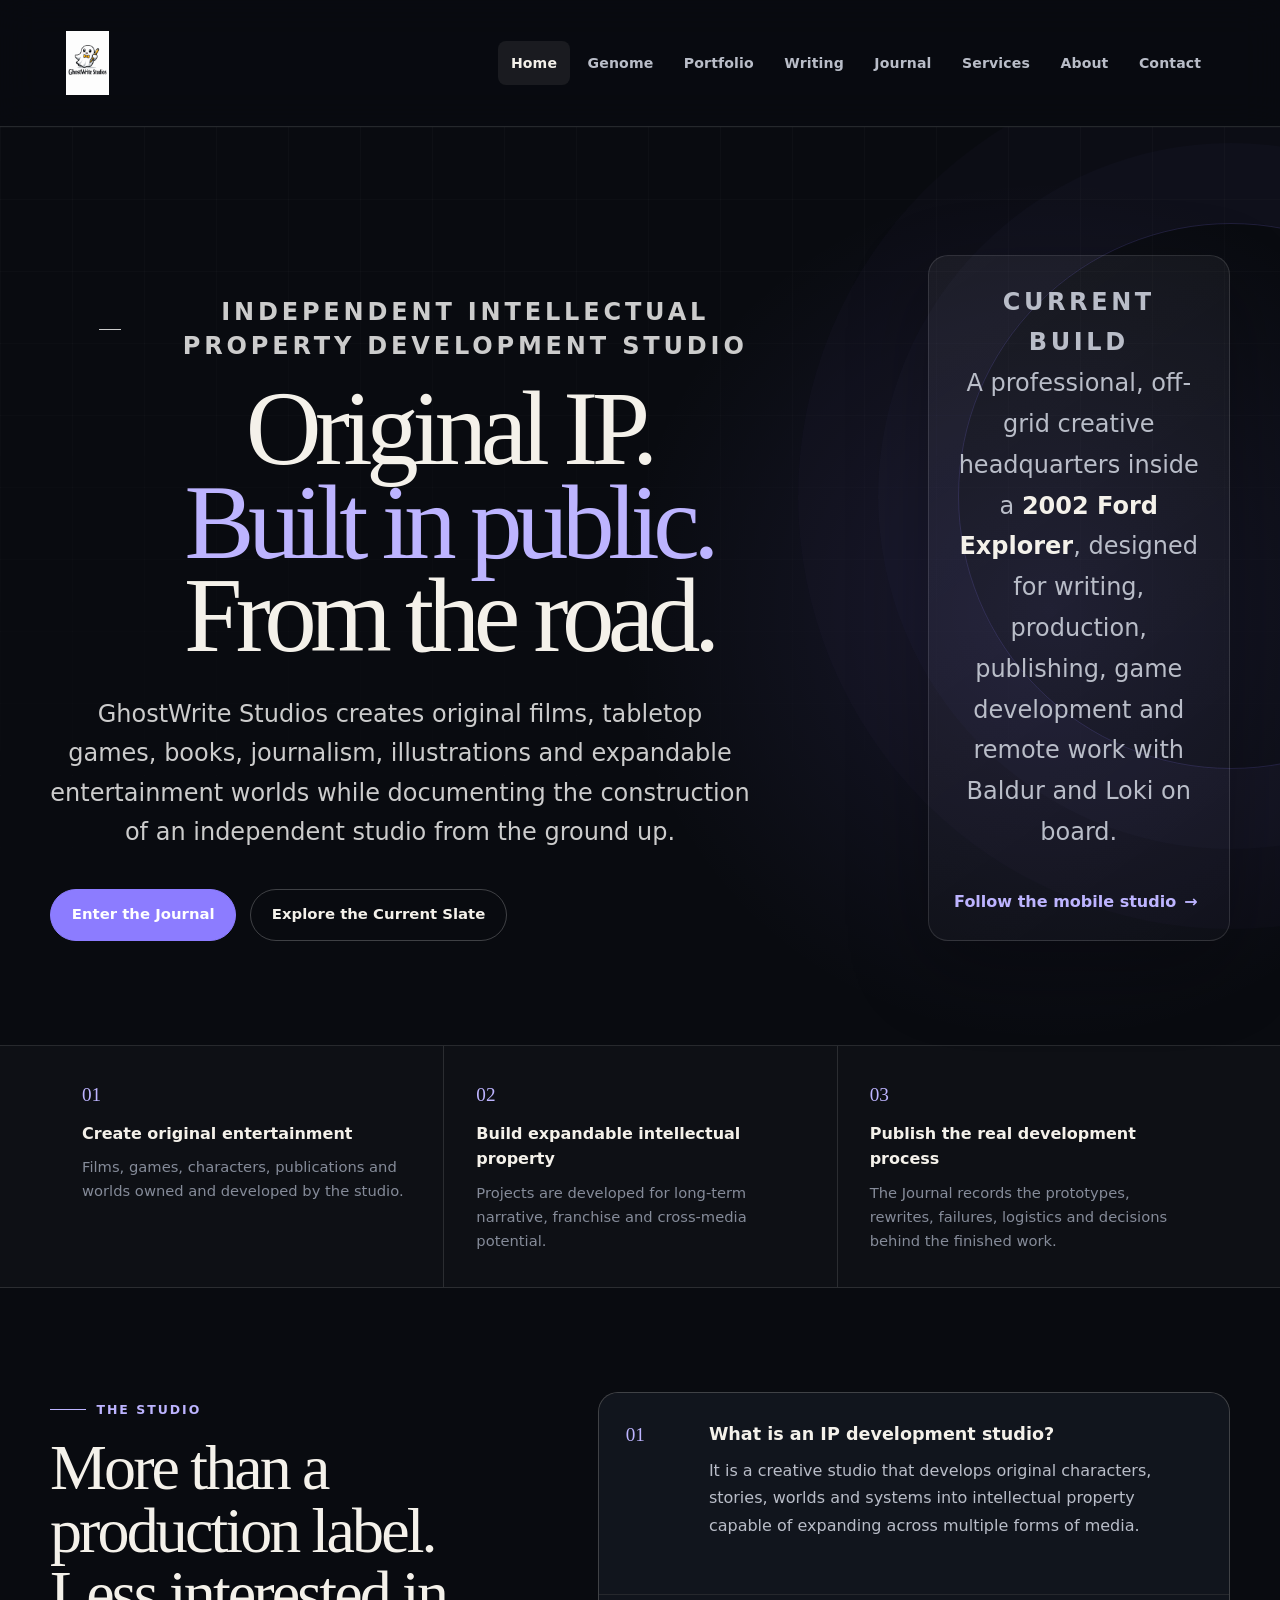
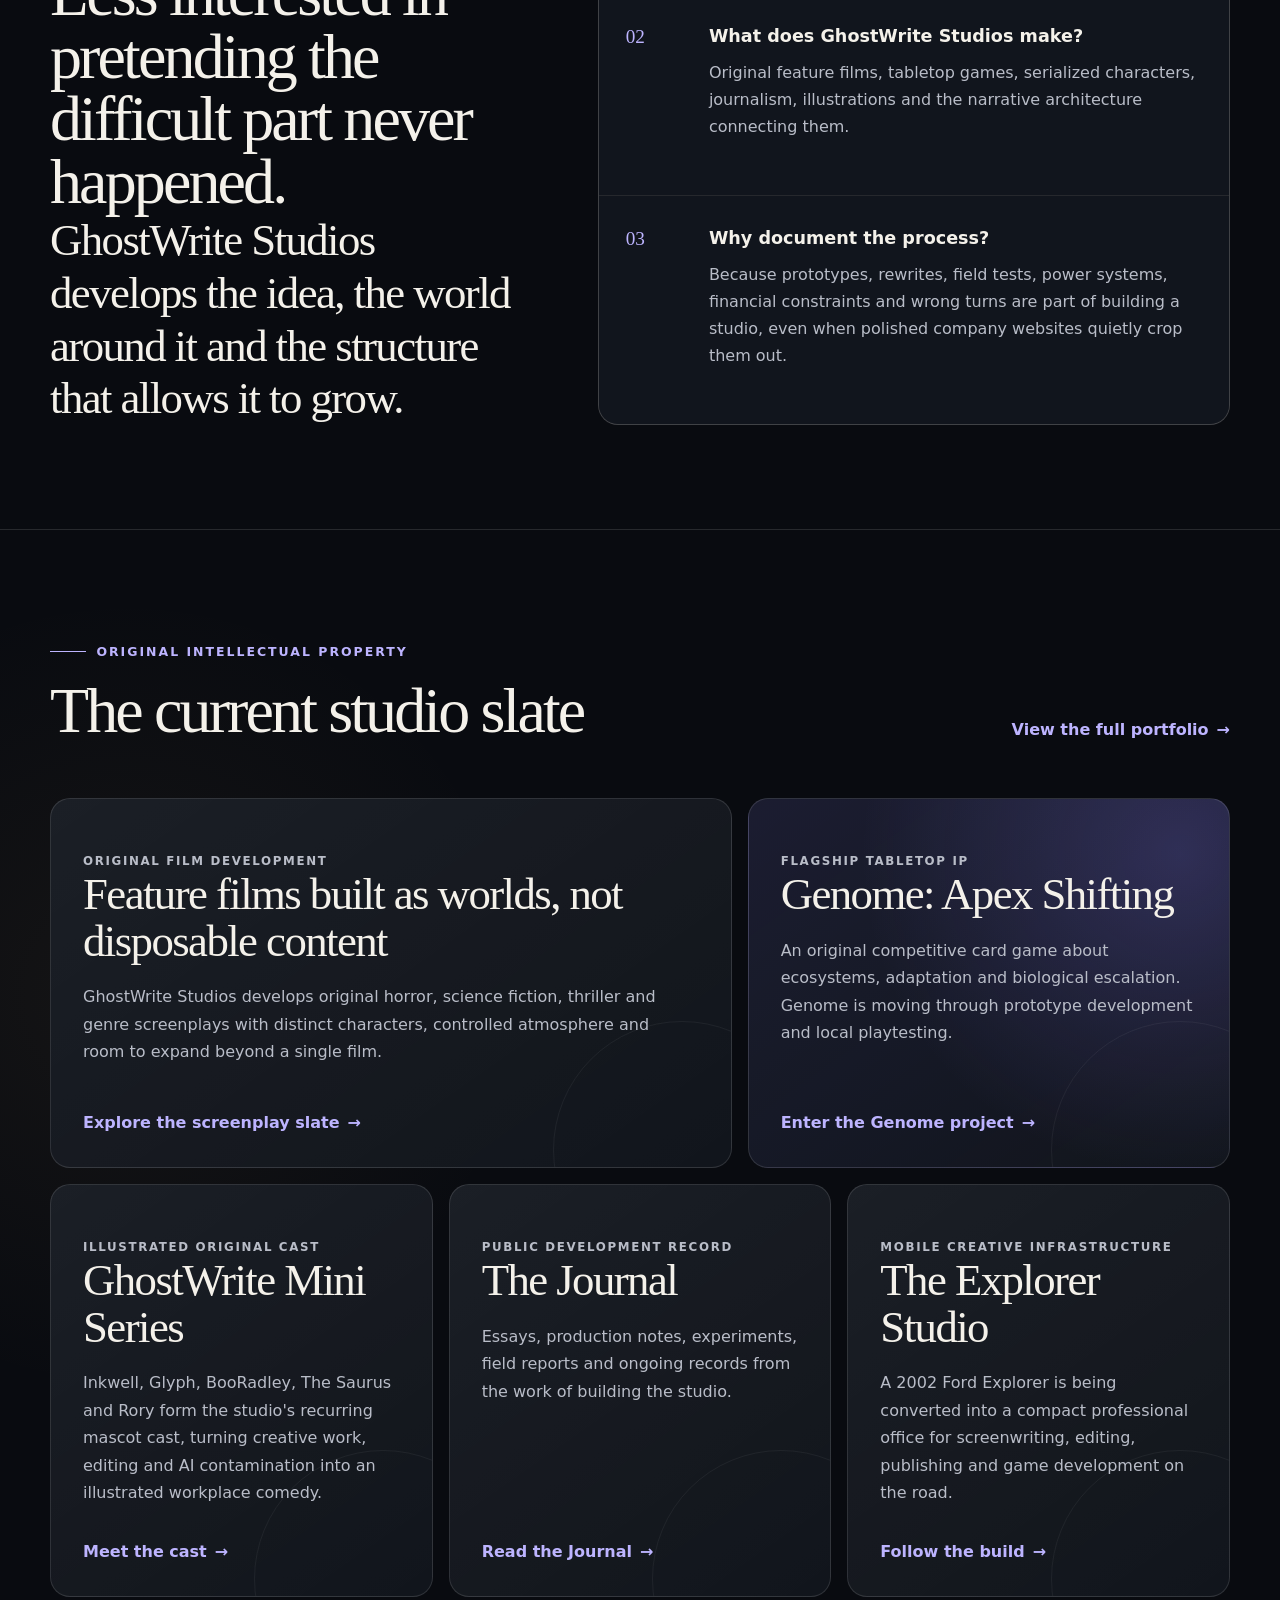
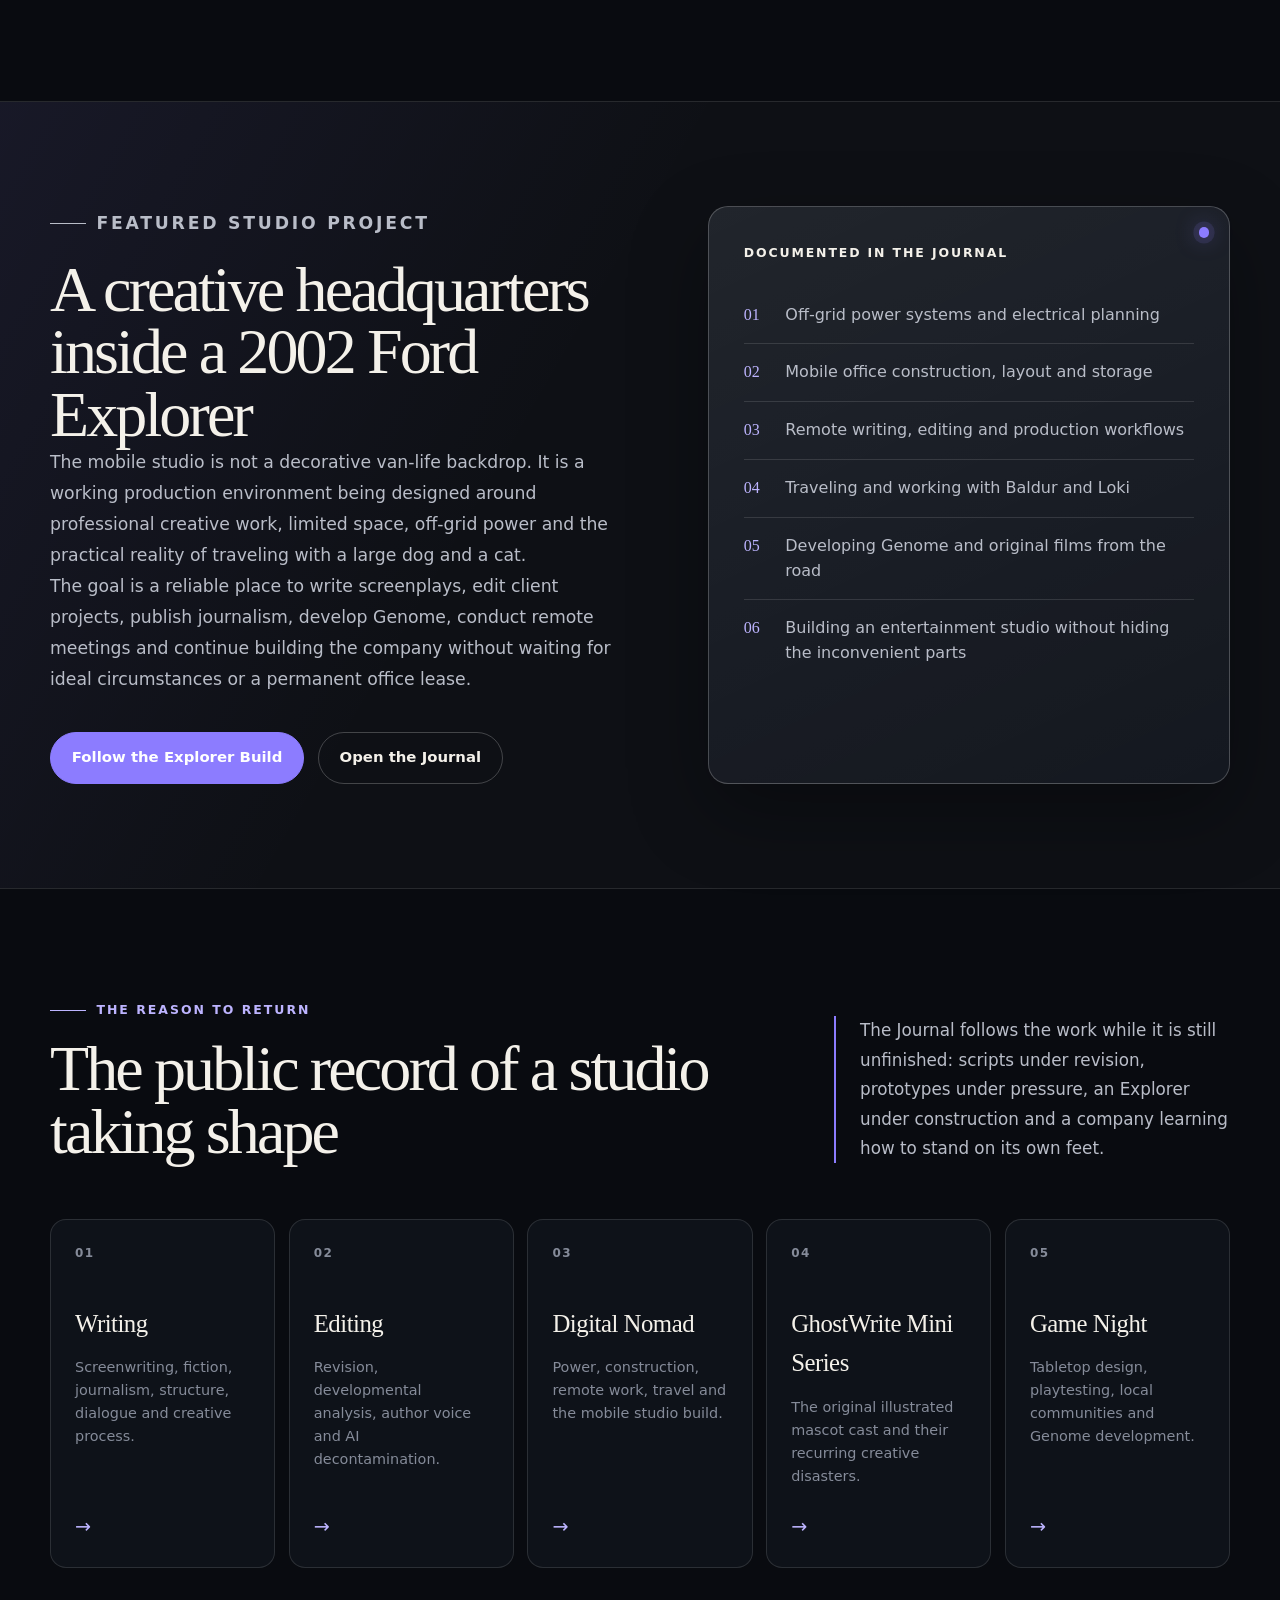
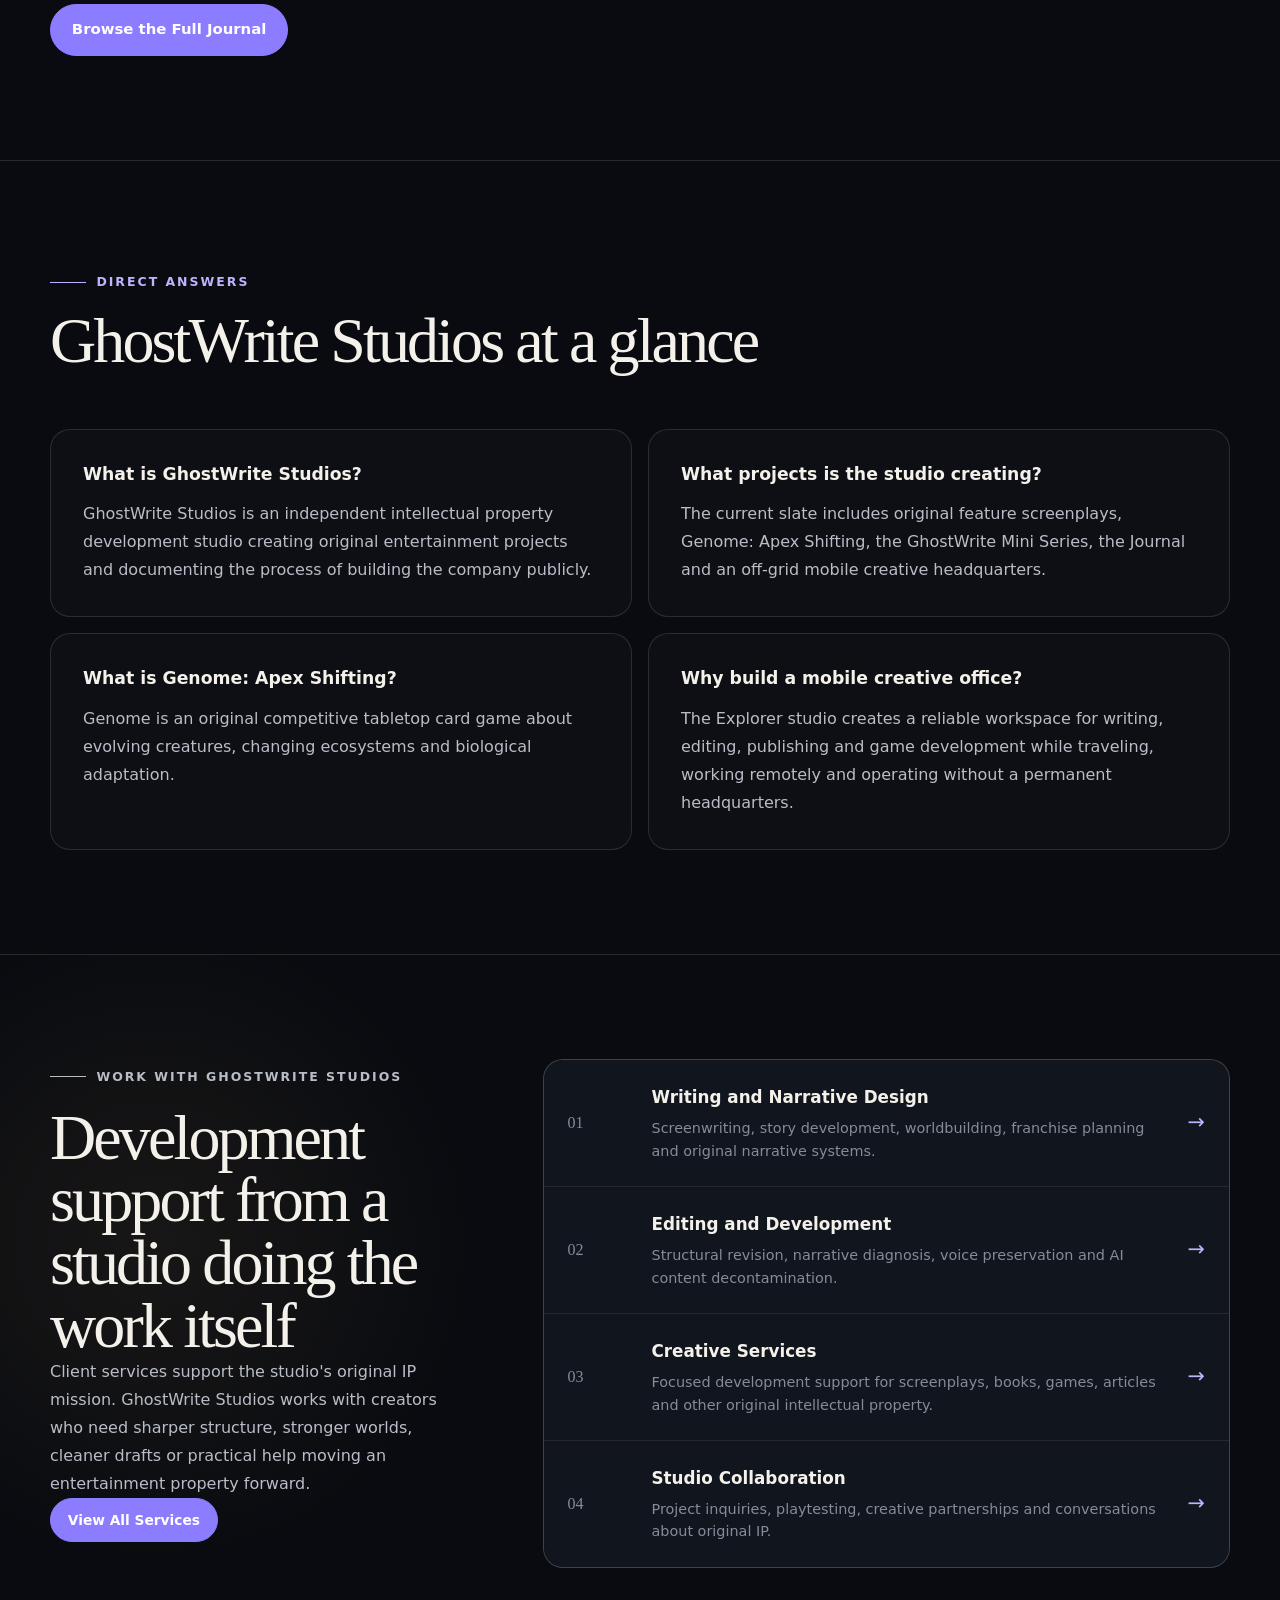
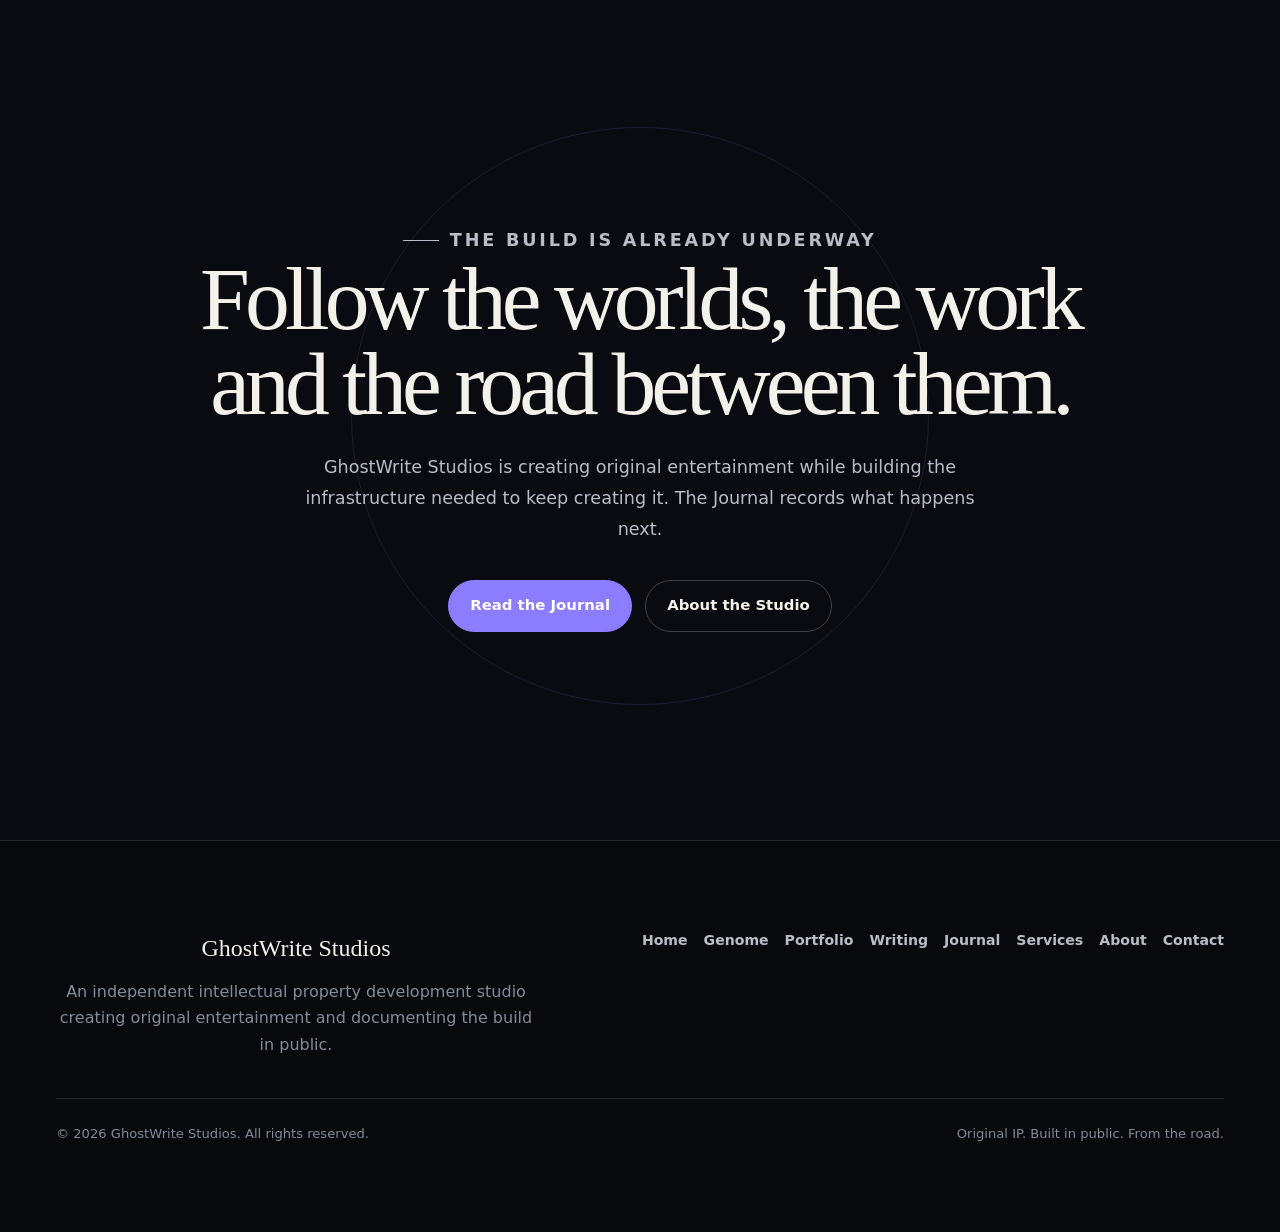
<file: index.html>
<!DOCTYPE html>
<html lang="en">

<head>
    <meta charset="UTF-8">

    <meta
        name="viewport"
        content="width=device-width, initial-scale=1.0"
    >

    <title>
        GhostWrite Studios | Independent Intellectual Property Development Studio
    </title>

    <meta
        name="description"
        content="GhostWrite Studios is an independent intellectual property development studio creating original films, tabletop games, books, journalism, illustrations and expandable entertainment worlds while building a mobile creative headquarters in public."
    >

    <meta
        name="keywords"
        content="independent intellectual property development studio, creative studio, original IP development, franchise development, worldbuilding, narrative design, entertainment studio, tabletop game development, screenwriting, mobile creative studio, off grid office, digital nomad creator, AEO, GhostWrite Studios, Genome Apex Shifting"
    >

    <meta name="author" content="Rory Kelly">
    <meta name="robots" content="index, follow">

    <link
        rel="canonical"
        href="https://ghostwritestudios.com/"
    >

    <link
        rel="stylesheet"
        href="styles.css"
    >

    <meta
        property="og:type"
        content="website"
    >

    <meta
        property="og:site_name"
        content="GhostWrite Studios"
    >

    <meta
        property="og:title"
        content="GhostWrite Studios | Independent Intellectual Property Development Studio"
    >

    <meta
        property="og:description"
        content="Original films, tabletop games, illustrated characters and a mobile creative headquarters. Follow an independent entertainment studio being built from scratch."
    >

    <meta
        property="og:url"
        content="https://ghostwritestudios.com/"
    >

    <meta
        property="og:image"
        content="https://ghostwritestudios.com/GhostwriteStudios.png"
    >

    <meta
        property="og:image:alt"
        content="GhostWrite Studios logo"
    >

    <meta
        name="twitter:card"
        content="summary_large_image"
    >

    <meta
        name="twitter:title"
        content="GhostWrite Studios | Original IP Built in Public"
    >

    <meta
        name="twitter:description"
        content="An independent intellectual property development studio creating original entertainment while building a mobile creative headquarters."
    >

    <meta
        name="twitter:image"
        content="https://ghostwritestudios.com/GhostwriteStudios.png"
    >

    <style>
        :root {
            --home-bg: #090b10;
            --home-surface: #11151d;
            --home-surface-raised: #171c26;
            --home-surface-soft: #0e1219;
            --home-border: rgba(255, 255, 255, 0.12);
            --home-border-strong: rgba(255, 255, 255, 0.22);
            --home-text: #f4f1ea;
            --home-text-soft: #b9bdc8;
            --home-text-muted: #858b99;
            --home-accent: #8c7cff;
            --home-accent-light: #bdb4ff;
            --home-accent-soft: rgba(140, 124, 255, 0.13);
            --home-gold: #d5aa68;
            --home-max: 1180px;
            --home-radius: 1.25rem;
            --home-shadow: 0 28px 80px rgba(0, 0, 0, 0.32);
        }

        * {
            box-sizing: border-box;
        }

        html {
            scroll-behavior: smooth;
        }

        body {
            margin: 0;
            background:
                radial-gradient(
                    circle at 82% 8%,
                    rgba(140, 124, 255, 0.12),
                    transparent 27rem
                ),
                radial-gradient(
                    circle at 10% 34%,
                    rgba(213, 170, 104, 0.06),
                    transparent 25rem
                ),
                var(--home-bg);
            color: var(--home-text);
        }

        body,
        button,
        input,
        textarea,
        select {
            font-family:
                Inter,
                ui-sans-serif,
                system-ui,
                -apple-system,
                BlinkMacSystemFont,
                "Segoe UI",
                sans-serif;
        }

        img {
            max-width: 100%;
        }

        a {
            color: inherit;
        }

        .skip-link {
            position: fixed;
            top: 1rem;
            left: 1rem;
            z-index: 1000;
            padding: 0.8rem 1rem;
            border-radius: 0.5rem;
            background: var(--home-text);
            color: var(--home-bg);
            font-weight: 800;
            transform: translateY(-180%);
            transition: transform 160ms ease;
        }

        .skip-link:focus {
            transform: translateY(0);
        }

        .site-header {
            position: relative;
            z-index: 50;
            width: 100%;
            border-bottom: 1px solid var(--home-border);
            background: rgba(9, 11, 16, 0.88);
            backdrop-filter: blur(18px);
        }

        .site-header-inner {
            display: flex;
            align-items: center;
            justify-content: space-between;
            width: min(var(--home-max), calc(100% - 2rem));
            min-height: 86px;
            margin: 0 auto;
            gap: 2rem;
        }

        .brand-link {
            display: inline-flex;
            align-items: center;
            flex: 0 0 auto;
            text-decoration: none;
        }

        .brand-link .logo {
            display: block;
            width: auto;
            max-width: 230px;
            max-height: 64px;
            object-fit: contain;
        }

        .site-nav {
            display: flex;
            align-items: center;
            justify-content: flex-end;
            flex-wrap: wrap;
            gap: 0.3rem;
        }

        .site-nav a {
            padding: 0.7rem 0.8rem;
            border-radius: 0.5rem;
            color: var(--home-text-soft);
            font-size: 0.88rem;
            font-weight: 700;
            letter-spacing: 0.01em;
            text-decoration: none;
            transition:
                color 160ms ease,
                background 160ms ease;
        }

        .site-nav a:hover,
        .site-nav a:focus-visible,
        .site-nav a[aria-current="page"] {
            background: rgba(255, 255, 255, 0.07);
            color: var(--home-text);
        }

        .home-page {
            overflow: hidden;
        }

        .home-shell {
            width: min(var(--home-max), calc(100% - 2rem));
            margin: 0 auto;
        }

        .home-section {
            position: relative;
            padding: 6.5rem 0;
        }

        .home-section + .home-section {
            border-top: 1px solid var(--home-border);
        }

        .eyebrow {
            display: inline-flex;
            align-items: center;
            gap: 0.65rem;
            margin: 0 0 1.2rem;
            color: var(--home-accent-light);
            font-size: 0.78rem;
            font-weight: 850;
            letter-spacing: 0.16em;
            line-height: 1.4;
            text-transform: uppercase;
        }

        .eyebrow::before {
            width: 2.25rem;
            height: 1px;
            background: currentColor;
            content: "";
        }

        .section-heading {
            max-width: 820px;
            margin: 0;
            font-family:
                Georgia,
                "Times New Roman",
                serif;
            font-size: clamp(2.35rem, 5vw, 4.8rem);
            font-weight: 500;
            letter-spacing: -0.045em;
            line-height: 0.98;
        }

        .section-intro {
            max-width: 760px;
            margin: 1.5rem 0 0;
            color: var(--home-text-soft);
            font-size: clamp(1.05rem, 2vw, 1.25rem);
            line-height: 1.75;
        }

        .text-link {
            display: inline-flex;
            align-items: center;
            gap: 0.5rem;
            color: var(--home-accent-light);
            font-weight: 800;
            text-decoration: none;
        }

        .text-link::after {
            content: "→";
            transition: transform 160ms ease;
        }

        .text-link:hover::after,
        .text-link:focus-visible::after {
            transform: translateX(0.25rem);
        }

        .button-row {
            display: flex;
            align-items: center;
            flex-wrap: wrap;
            gap: 0.85rem;
            margin-top: 2.25rem;
        }

        .home-button {
            display: inline-flex;
            align-items: center;
            justify-content: center;
            min-height: 3.25rem;
            padding: 0.85rem 1.3rem;
            border: 1px solid var(--home-accent);
            border-radius: 999px;
            background: var(--home-accent);
            color: #ffffff;
            font-size: 0.93rem;
            font-weight: 850;
            line-height: 1.2;
            text-align: center;
            text-decoration: none;
            transition:
                transform 160ms ease,
                background 160ms ease,
                border-color 160ms ease;
        }

        .home-button:hover,
        .home-button:focus-visible {
            border-color: var(--home-accent-light);
            background: var(--home-accent-light);
            color: #0b0d12;
            transform: translateY(-2px);
        }

        .home-button-secondary {
            border-color: var(--home-border-strong);
            background: transparent;
            color: var(--home-text);
        }

        .home-button-secondary:hover,
        .home-button-secondary:focus-visible {
            border-color: var(--home-text);
            background: var(--home-text);
            color: var(--home-bg);
        }

        .home-button-small {
            min-height: 2.8rem;
            padding: 0.7rem 1.05rem;
            font-size: 0.86rem;
        }

        .hero {
            position: relative;
            min-height: 760px;
            padding: 8rem 0 6.5rem;
            border-bottom: 1px solid var(--home-border);
        }

        .hero::before {
            position: absolute;
            inset: 0;
            pointer-events: none;
            background-image:
                linear-gradient(
                    rgba(255, 255, 255, 0.027) 1px,
                    transparent 1px
                ),
                linear-gradient(
                    90deg,
                    rgba(255, 255, 255, 0.027) 1px,
                    transparent 1px
                );
            background-size: 72px 72px;
            mask-image: linear-gradient(
                to bottom,
                rgba(0, 0, 0, 0.82),
                transparent 92%
            );
            content: "";
        }

        .hero::after {
            position: absolute;
            top: 6rem;
            right: -14rem;
            width: 34rem;
            height: 34rem;
            border: 1px solid rgba(140, 124, 255, 0.18);
            border-radius: 50%;
            box-shadow:
                0 0 0 5rem rgba(140, 124, 255, 0.025),
                0 0 0 10rem rgba(140, 124, 255, 0.018);
            content: "";
            pointer-events: none;
        }

        .hero-layout {
            position: relative;
            z-index: 2;
            display: grid;
            grid-template-columns: minmax(0, 1.45fr) minmax(290px, 0.55fr);
            align-items: end;
            gap: 5rem;
        }

        .hero-copy {
            max-width: 880px;
        }

        .hero h1 {
            max-width: 920px;
            margin: 0;
            font-family:
                Georgia,
                "Times New Roman",
                serif;
            font-size: clamp(3.8rem, 8.2vw, 8rem);
            font-weight: 500;
            letter-spacing: -0.062em;
            line-height: 0.89;
        }

        .hero h1 span {
            display: block;
            color: var(--home-accent-light);
        }

        .hero-lead {
            max-width: 760px;
            margin: 2rem 0 0;
            color: var(--home-text-soft);
            font-size: clamp(1.15rem, 2.2vw, 1.42rem);
            line-height: 1.65;
        }

        .hero-note {
            padding: 1.6rem;
            border: 1px solid var(--home-border);
            border-radius: var(--home-radius);
            background:
                linear-gradient(
                    145deg,
                    rgba(255, 255, 255, 0.05),
                    rgba(255, 255, 255, 0.015)
                );
            box-shadow: var(--home-shadow);
        }

        .hero-note-label {
            margin: 0 0 1rem;
            color: var(--home-gold);
            font-size: 0.72rem;
            font-weight: 850;
            letter-spacing: 0.15em;
            text-transform: uppercase;
        }

        .hero-note p {
            margin: 0;
            color: var(--home-text-soft);
            line-height: 1.7;
        }

        .hero-note strong {
            color: var(--home-text);
        }

        .identity-strip {
            border-bottom: 1px solid var(--home-border);
            background: rgba(255, 255, 255, 0.018);
        }

        .identity-grid {
            display: grid;
            grid-template-columns: repeat(3, minmax(0, 1fr));
        }

        .identity-item {
            padding: 2.1rem 2rem;
        }

        .identity-item + .identity-item {
            border-left: 1px solid var(--home-border);
        }

        .identity-number {
            display: block;
            margin-bottom: 0.65rem;
            color: var(--home-accent-light);
            font-family:
                Georgia,
                "Times New Roman",
                serif;
            font-size: 1.2rem;
        }

        .identity-item h2 {
            margin: 0;
            font-size: 1rem;
            font-weight: 850;
        }

        .identity-item p {
            margin: 0.55rem 0 0;
            color: var(--home-text-muted);
            font-size: 0.92rem;
            line-height: 1.65;
        }

        .studio-definition {
            display: grid;
            grid-template-columns: minmax(0, 0.85fr) minmax(0, 1.15fr);
            gap: 5rem;
        }

        .definition-copy {
            display: flex;
            flex-direction: column;
            justify-content: space-between;
        }

        .definition-statement {
            margin: 0;
            color: var(--home-text);
            font-family:
                Georgia,
                "Times New Roman",
                serif;
            font-size: clamp(1.8rem, 3.5vw, 3.4rem);
            letter-spacing: -0.035em;
            line-height: 1.18;
        }

        .definition-details {
            display: grid;
            gap: 1px;
            border: 1px solid var(--home-border);
            border-radius: var(--home-radius);
            overflow: hidden;
            background: var(--home-border);
        }

        .definition-item {
            display: grid;
            grid-template-columns: 4rem minmax(0, 1fr);
            gap: 1.2rem;
            padding: 1.7rem;
            background: var(--home-surface);
        }

        .definition-index {
            color: var(--home-accent-light);
            font-family:
                Georgia,
                "Times New Roman",
                serif;
            font-size: 1.2rem;
        }

        .definition-item h3 {
            margin: 0;
            font-size: 1.1rem;
        }

        .definition-item p {
            margin: 0.55rem 0 0;
            color: var(--home-text-soft);
            line-height: 1.7;
        }

        .slate-header {
            display: flex;
            align-items: end;
            justify-content: space-between;
            gap: 2rem;
        }

        .slate-grid {
            display: grid;
            grid-template-columns: repeat(12, minmax(0, 1fr));
            gap: 1rem;
            margin-top: 3.5rem;
        }

        .project-card {
            position: relative;
            display: flex;
            flex-direction: column;
            min-height: 370px;
            padding: 2rem;
            border: 1px solid var(--home-border);
            border-radius: var(--home-radius);
            overflow: hidden;
            background:
                linear-gradient(
                    145deg,
                    rgba(255, 255, 255, 0.055),
                    rgba(255, 255, 255, 0.012)
                ),
                var(--home-surface-soft);
            transition:
                transform 180ms ease,
                border-color 180ms ease,
                background 180ms ease;
        }

        .project-card:hover {
            border-color: var(--home-border-strong);
            background:
                linear-gradient(
                    145deg,
                    rgba(140, 124, 255, 0.09),
                    rgba(255, 255, 255, 0.015)
                ),
                var(--home-surface-soft);
            transform: translateY(-4px);
        }

        .project-card::after {
            position: absolute;
            right: -5rem;
            bottom: -7rem;
            width: 16rem;
            height: 16rem;
            border: 1px solid rgba(255, 255, 255, 0.055);
            border-radius: 50%;
            content: "";
        }

        .project-card-large {
            grid-column: span 7;
        }

        .project-card-medium {
            grid-column: span 5;
        }

        .project-card-third {
            grid-column: span 4;
        }

        .project-type {
            position: relative;
            z-index: 2;
            margin: 0 0 2.6rem;
            color: var(--home-gold);
            font-size: 0.74rem;
            font-weight: 850;
            letter-spacing: 0.14em;
            text-transform: uppercase;
        }

        .project-card h3 {
            position: relative;
            z-index: 2;
            max-width: 560px;
            margin: 0;
            font-family:
                Georgia,
                "Times New Roman",
                serif;
            font-size: clamp(1.8rem, 3.5vw, 3.2rem);
            font-weight: 500;
            letter-spacing: -0.035em;
            line-height: 1.04;
        }

        .project-card p {
            position: relative;
            z-index: 2;
            max-width: 590px;
            margin: 1.2rem 0 0;
            color: var(--home-text-soft);
            line-height: 1.72;
        }

        .project-card .text-link {
            position: relative;
            z-index: 2;
            margin-top: auto;
            padding-top: 2rem;
        }

        .project-card-featured {
            background:
                radial-gradient(
                    circle at 90% 15%,
                    rgba(140, 124, 255, 0.22),
                    transparent 20rem
                ),
                linear-gradient(
                    145deg,
                    rgba(140, 124, 255, 0.1),
                    rgba(255, 255, 255, 0.012)
                ),
                var(--home-surface-soft);
        }

        .mobile-studio {
            position: relative;
        }

        .mobile-studio::before {
            position: absolute;
            top: 0;
            left: 50%;
            width: 100vw;
            height: 100%;
            background:
                linear-gradient(
                    120deg,
                    rgba(140, 124, 255, 0.08),
                    transparent 42%
                ),
                rgba(255, 255, 255, 0.018);
            content: "";
            transform: translateX(-50%);
        }

        .mobile-layout {
            position: relative;
            display: grid;
            grid-template-columns: minmax(0, 1.05fr) minmax(320px, 0.95fr);
            gap: 5rem;
        }

        .mobile-copy {
            align-self: center;
        }

        .mobile-copy p {
            max-width: 690px;
            color: var(--home-text-soft);
            font-size: 1.08rem;
            line-height: 1.8;
        }

        .mobile-panel {
            position: relative;
            padding: 2.2rem;
            border: 1px solid var(--home-border-strong);
            border-radius: var(--home-radius);
            background:
                linear-gradient(
                    155deg,
                    rgba(255, 255, 255, 0.065),
                    rgba(255, 255, 255, 0.012)
                ),
                var(--home-surface);
            box-shadow: var(--home-shadow);
        }

        .mobile-panel::before {
            position: absolute;
            top: 1.25rem;
            right: 1.25rem;
            width: 0.65rem;
            height: 0.65rem;
            border-radius: 50%;
            background: var(--home-accent);
            box-shadow:
                0 0 0 0.35rem rgba(140, 124, 255, 0.12),
                0 0 1.3rem rgba(140, 124, 255, 0.65);
            content: "";
        }

        .mobile-panel h3 {
            margin: 0 0 1.5rem;
            font-size: 0.78rem;
            letter-spacing: 0.15em;
            text-transform: uppercase;
        }

        .mobile-list {
            display: grid;
            gap: 0;
            margin: 0;
            padding: 0;
            list-style: none;
        }

        .mobile-list li {
            display: grid;
            grid-template-columns: 1.8rem minmax(0, 1fr);
            gap: 0.8rem;
            padding: 1rem 0;
            border-top: 1px solid var(--home-border);
            color: var(--home-text-soft);
            line-height: 1.55;
        }

        .mobile-list li:first-child {
            border-top: 0;
        }

        .mobile-list span {
            color: var(--home-accent-light);
            font-family:
                Georgia,
                "Times New Roman",
                serif;
        }

        .journal-header {
            display: grid;
            grid-template-columns: minmax(0, 1fr) minmax(280px, 0.55fr);
            align-items: end;
            gap: 4rem;
        }

        .journal-promise {
            margin: 0;
            padding-left: 1.5rem;
            border-left: 2px solid var(--home-accent);
            color: var(--home-text-soft);
            font-size: 1.05rem;
            line-height: 1.75;
        }

        .journal-grid {
            display: grid;
            grid-template-columns: repeat(5, minmax(0, 1fr));
            gap: 0.85rem;
            margin-top: 3.5rem;
        }

        .journal-card {
            display: flex;
            flex-direction: column;
            min-height: 260px;
            padding: 1.5rem;
            border: 1px solid var(--home-border);
            border-radius: 1rem;
            background: var(--home-surface-soft);
            text-decoration: none;
            transition:
                transform 180ms ease,
                border-color 180ms ease,
                background 180ms ease;
        }

        .journal-card:hover,
        .journal-card:focus-visible {
            border-color: var(--home-accent);
            background: var(--home-accent-soft);
            transform: translateY(-4px);
        }

        .journal-card-number {
            color: var(--home-text-muted);
            font-size: 0.75rem;
            font-weight: 800;
            letter-spacing: 0.12em;
        }

        .journal-card h3 {
            margin: 2.5rem 0 0;
            font-family:
                Georgia,
                "Times New Roman",
                serif;
            font-size: 1.55rem;
            font-weight: 500;
            letter-spacing: -0.02em;
        }

        .journal-card p {
            margin: 0.8rem 0 0;
            color: var(--home-text-muted);
            font-size: 0.9rem;
            line-height: 1.6;
        }

        .journal-card-arrow {
            margin-top: auto;
            padding-top: 1.5rem;
            color: var(--home-accent-light);
            font-size: 1.2rem;
        }

        .answer-grid {
            display: grid;
            grid-template-columns: repeat(2, minmax(0, 1fr));
            gap: 1rem;
            margin-top: 3.5rem;
        }

        .answer-card {
            padding: 2rem;
            border: 1px solid var(--home-border);
            border-radius: var(--home-radius);
            background: rgba(255, 255, 255, 0.018);
        }

        .answer-card h3 {
            margin: 0;
            font-size: 1.08rem;
            line-height: 1.45;
        }

        .answer-card p {
            margin: 0.85rem 0 0;
            color: var(--home-text-soft);
            line-height: 1.75;
        }

        .work-section {
            background:
                radial-gradient(
                    circle at 12% 40%,
                    rgba(213, 170, 104, 0.08),
                    transparent 20rem
                );
        }

        .work-layout {
            display: grid;
            grid-template-columns: minmax(0, 0.75fr) minmax(0, 1.25fr);
            gap: 5rem;
        }

        .work-intro p {
            max-width: 500px;
            color: var(--home-text-soft);
            line-height: 1.75;
        }

        .work-links {
            display: grid;
            gap: 1px;
            border: 1px solid var(--home-border);
            border-radius: var(--home-radius);
            overflow: hidden;
            background: var(--home-border);
        }

        .work-link {
            display: grid;
            grid-template-columns: 4rem minmax(0, 1fr) auto;
            align-items: center;
            gap: 1.25rem;
            padding: 1.5rem;
            background: var(--home-surface);
            text-decoration: none;
            transition: background 160ms ease;
        }

        .work-link:hover,
        .work-link:focus-visible {
            background: var(--home-surface-raised);
        }

        .work-link-index {
            color: var(--home-text-muted);
            font-family:
                Georgia,
                "Times New Roman",
                serif;
        }

        .work-link h3 {
            margin: 0;
            font-size: 1.05rem;
        }

        .work-link p {
            margin: 0.4rem 0 0;
            color: var(--home-text-muted);
            font-size: 0.9rem;
            line-height: 1.55;
        }

        .work-link-arrow {
            color: var(--home-accent-light);
            font-size: 1.3rem;
            transition: transform 160ms ease;
        }

        .work-link:hover .work-link-arrow,
        .work-link:focus-visible .work-link-arrow {
            transform: translateX(0.3rem);
        }

        .closing {
            position: relative;
            padding: 8rem 0;
            text-align: center;
        }

        .closing::before {
            position: absolute;
            top: 50%;
            left: 50%;
            width: 36rem;
            height: 36rem;
            border: 1px solid rgba(140, 124, 255, 0.14);
            border-radius: 50%;
            content: "";
            pointer-events: none;
            transform: translate(-50%, -50%);
        }

        .closing-content {
            position: relative;
            z-index: 2;
            max-width: 900px;
            margin: 0 auto;
        }

        .closing .eyebrow {
            justify-content: center;
        }

        .closing h2 {
            margin: 0;
            font-family:
                Georgia,
                "Times New Roman",
                serif;
            font-size: clamp(3rem, 7vw, 6.7rem);
            font-weight: 500;
            letter-spacing: -0.055em;
            line-height: 0.95;
        }

        .closing p {
            max-width: 680px;
            margin: 1.6rem auto 0;
            color: var(--home-text-soft);
            font-size: 1.1rem;
            line-height: 1.75;
        }

        .closing .button-row {
            justify-content: center;
        }

        .site-footer {
            border-top: 1px solid var(--home-border);
            background: #07090d;
        }

        .site-footer-inner {
            width: min(var(--home-max), calc(100% - 2rem));
            margin: 0 auto;
            padding: 3rem 0;
        }

        .footer-top {
            display: flex;
            align-items: flex-start;
            justify-content: space-between;
            gap: 3rem;
        }

        .footer-brand {
            max-width: 480px;
        }

        .footer-brand strong {
            display: block;
            font-family:
                Georgia,
                "Times New Roman",
                serif;
            font-size: 1.5rem;
            font-weight: 500;
        }

        .footer-brand p {
            margin: 0.7rem 0 0;
            color: var(--home-text-muted);
            line-height: 1.65;
        }

        .footer-nav {
            display: flex;
            justify-content: flex-end;
            flex-wrap: wrap;
            gap: 0.5rem 1rem;
        }

        .footer-nav a {
            color: var(--home-text-soft);
            font-size: 0.88rem;
            font-weight: 700;
            text-decoration: none;
        }

        .footer-nav a:hover,
        .footer-nav a:focus-visible {
            color: var(--home-accent-light);
        }

        .footer-bottom {
            display: flex;
            align-items: center;
            justify-content: space-between;
            gap: 1rem;
            margin-top: 2.5rem;
            padding-top: 1.5rem;
            border-top: 1px solid var(--home-border);
            color: var(--home-text-muted);
            font-size: 0.82rem;
        }

        :focus-visible {
            outline: 2px solid var(--home-accent-light);
            outline-offset: 4px;
        }

        @media (max-width: 1050px) {
            .site-header-inner {
                align-items: flex-start;
                flex-direction: column;
                padding: 1rem 0;
                gap: 0.7rem;
            }

            .site-nav {
                justify-content: flex-start;
                width: 100%;
            }

            .hero {
                min-height: auto;
            }

            .hero-layout,
            .studio-definition,
            .mobile-layout,
            .work-layout {
                grid-template-columns: 1fr;
                gap: 3.5rem;
            }

            .hero-note {
                max-width: 650px;
            }

            .project-card-large,
            .project-card-medium,
            .project-card-third {
                grid-column: span 6;
            }

            .journal-grid {
                grid-template-columns: repeat(3, minmax(0, 1fr));
            }

            .journal-header {
                grid-template-columns: 1fr;
                gap: 2rem;
            }
        }

        @media (max-width: 760px) {
            .home-section {
                padding: 4.5rem 0;
            }

            .hero {
                padding: 5.5rem 0 4.5rem;
            }

            .hero::after {
                display: none;
            }

            .hero h1 {
                font-size: clamp(3.15rem, 17vw, 5.4rem);
            }

            .identity-grid {
                grid-template-columns: 1fr;
            }

            .identity-item + .identity-item {
                border-top: 1px solid var(--home-border);
                border-left: 0;
            }

            .slate-header {
                align-items: flex-start;
                flex-direction: column;
            }

            .project-card-large,
            .project-card-medium,
            .project-card-third {
                grid-column: span 12;
            }

            .project-card {
                min-height: 330px;
            }

            .journal-grid,
            .answer-grid {
                grid-template-columns: 1fr;
            }

            .journal-card {
                min-height: 220px;
            }

            .work-link {
                grid-template-columns: 2.5rem minmax(0, 1fr) auto;
                padding: 1.3rem 1.1rem;
            }

            .footer-top,
            .footer-bottom {
                align-items: flex-start;
                flex-direction: column;
            }

            .footer-nav {
                justify-content: flex-start;
            }
        }

        @media (max-width: 520px) {
            .site-nav {
                display: grid;
                grid-template-columns: repeat(3, minmax(0, 1fr));
            }

            .site-nav a {
                padding: 0.65rem 0.35rem;
                text-align: center;
            }

            .button-row {
                align-items: stretch;
                flex-direction: column;
            }

            .home-button {
                width: 100%;
            }

            .definition-item {
                grid-template-columns: 2.5rem minmax(0, 1fr);
                padding: 1.35rem;
            }

            .mobile-panel {
                padding: 1.45rem;
            }

            .work-link-index {
                display: none;
            }

            .work-link {
                grid-template-columns: minmax(0, 1fr) auto;
            }

            .closing {
                padding: 6rem 0;
            }
        }

        @media (prefers-reduced-motion: reduce) {
            html {
                scroll-behavior: auto;
            }

            *,
            *::before,
            *::after {
                transition-duration: 0.01ms !important;
                animation-duration: 0.01ms !important;
                animation-iteration-count: 1 !important;
            }
        }
    </style>

    <!-- Google tag (gtag.js) -->
    <script
        async
        src="https://www.googletagmanager.com/gtag/js?id=G-5FK2X831EN"
    ></script>

    <script>
        window.dataLayer = window.dataLayer || [];

        function gtag() {
            window.dataLayer.push(arguments);
        }

        gtag("js", new Date());
        gtag("config", "G-5FK2X831EN");
    </script>

    <script type="application/ld+json">
    {
        "@context": "https://schema.org",
        "@type": "Organization",
        "@id": "https://ghostwritestudios.com/#organization",
        "name": "GhostWrite Studios",
        "url": "https://ghostwritestudios.com/",
        "logo": "https://ghostwritestudios.com/GhostwriteStudios.png",
        "description": "GhostWrite Studios is an independent intellectual property development studio creating original films, tabletop games, books, journalism, illustrations and expandable entertainment properties while documenting the development process publicly.",
        "founder": {
            "@type": "Person",
            "name": "Rory Kelly",
            "jobTitle": "Founder and Creative Director"
        },
        "slogan": "Original IP. Built in public. From the road.",
        "knowsAbout": [
            "Intellectual Property Development",
            "Original IP Development",
            "Franchise Development",
            "Worldbuilding",
            "Narrative Design",
            "Screenwriting",
            "Feature Film Development",
            "Tabletop Game Development",
            "Trading Card Game Development",
            "Publishing",
            "Journalism",
            "Illustration",
            "Mobile Creative Studios",
            "Off-Grid Offices",
            "Digital Nomad Production",
            "Answer Engine Optimization"
        ]
    }
    </script>

    <script type="application/ld+json">
    {
        "@context": "https://schema.org",
        "@type": "WebSite",
        "@id": "https://ghostwritestudios.com/#website",
        "url": "https://ghostwritestudios.com/",
        "name": "GhostWrite Studios",
        "description": "The public home of an independent intellectual property development studio building original entertainment properties and a mobile creative headquarters.",
        "publisher": {
            "@id": "https://ghostwritestudios.com/#organization"
        }
    }
    </script>

    <script type="application/ld+json">
    {
        "@context": "https://schema.org",
        "@type": "FAQPage",
        "mainEntity": [
            {
                "@type": "Question",
                "name": "What is an intellectual property development studio?",
                "acceptedAnswer": {
                    "@type": "Answer",
                    "text": "An intellectual property development studio creates original characters, worlds, stories and systems that can expand across film, games, books, illustration, journalism and future media."
                }
            },
            {
                "@type": "Question",
                "name": "What is GhostWrite Studios?",
                "acceptedAnswer": {
                    "@type": "Answer",
                    "text": "GhostWrite Studios is an independent intellectual property development studio creating original entertainment properties while publicly documenting the process of building the studio."
                }
            },
            {
                "@type": "Question",
                "name": "What projects is GhostWrite Studios creating?",
                "acceptedAnswer": {
                    "@type": "Answer",
                    "text": "GhostWrite Studios is developing original feature films, Genome: Apex Shifting, the GhostWrite Mini Series, a public development journal and a mobile creative headquarters inside a 2002 Ford Explorer."
                }
            },
            {
                "@type": "Question",
                "name": "Why build a mobile creative office?",
                "acceptedAnswer": {
                    "@type": "Answer",
                    "text": "The mobile office is designed to support professional writing, editing, publishing, game development and remote production without requiring a permanent headquarters."
                }
            },
            {
                "@type": "Question",
                "name": "What is Genome: Apex Shifting?",
                "acceptedAnswer": {
                    "@type": "Answer",
                    "text": "Genome: Apex Shifting is an original competitive tabletop card game developed by GhostWrite Studios around evolving creatures, ecosystems and biological adaptation."
                }
            }
        ]
    }
    </script>
</head>

<body>

<a
    href="#main-content"
    class="skip-link"
>
    Skip to content
</a>

<header class="site-header">

    <div class="site-header-inner">

        <a
            href="index.html"
            class="brand-link"
            aria-label="GhostWrite Studios home"
        >
            <img
                src="GhostwriteStudios.png"
                alt="GhostWrite Studios"
                class="logo"
            >
        </a>

        <nav
            class="site-nav"
            aria-label="Main navigation"
        >
            <a
                href="index.html"
                aria-current="page"
            >
                Home
            </a>

            <a href="pages/genome.html">Genome</a>
            <a href="pages/portfolio.html">Portfolio</a>
            <a href="pages/writing.html">Writing</a>
            <a href="pages/journal.html">Journal</a>
            <a href="pages/hireme.html">Services</a>
            <a href="pages/about.html">About</a>
            <a href="pages/contact.html">Contact</a>
        </nav>

    </div>

</header>

<main
    id="main-content"
    class="home-page"
>

    <section class="hero">

        <div class="home-shell hero-layout">

            <div class="hero-copy">

                <p class="eyebrow">
                    Independent Intellectual Property Development Studio
                </p>

                <h1>
                    Original IP.
                    <span>Built in public.</span>
                    From the road.
                </h1>

                <p class="hero-lead">
                    GhostWrite Studios creates original films, tabletop games,
                    books, journalism, illustrations and expandable
                    entertainment worlds while documenting the construction of
                    an independent studio from the ground up.
                </p>

                <div class="button-row">

                    <a
                        href="pages/journal.html"
                        class="home-button"
                    >
                        Enter the Journal
                    </a>

                    <a
                        href="#current-slate"
                        class="home-button home-button-secondary"
                    >
                        Explore the Current Slate
                    </a>

                </div>

            </div>

            <aside class="hero-note">

                <p class="hero-note-label">
                    Current Build
                </p>

                <p>
                    A professional, off-grid creative headquarters inside a
                    <strong>2002 Ford Explorer</strong>, designed for writing,
                    production, publishing, game development and remote work
                    with Baldur and Loki on board.
                </p>

                <div class="button-row">

                    <a
                        href="pages/journal/digital-nomad.html"
                        class="text-link"
                    >
                        Follow the mobile studio
                    </a>

                </div>

            </aside>

        </div>

    </section>

    <section
        class="identity-strip"
        aria-label="GhostWrite Studios identity"
    >

        <div class="home-shell identity-grid">

            <article class="identity-item">

                <span class="identity-number">01</span>

                <h2>
                    Create original entertainment
                </h2>

                <p>
                    Films, games, characters, publications and worlds owned and
                    developed by the studio.
                </p>

            </article>

            <article class="identity-item">

                <span class="identity-number">02</span>

                <h2>
                    Build expandable intellectual property
                </h2>

                <p>
                    Projects are developed for long-term narrative, franchise
                    and cross-media potential.
                </p>

            </article>

            <article class="identity-item">

                <span class="identity-number">03</span>

                <h2>
                    Publish the real development process
                </h2>

                <p>
                    The Journal records the prototypes, rewrites, failures,
                    logistics and decisions behind the finished work.
                </p>

            </article>

        </div>

    </section>

    <section class="home-section">

        <div class="home-shell studio-definition">

            <div class="definition-copy">

                <div>

                    <p class="eyebrow">
                        The Studio
                    </p>

                    <h2 class="section-heading">
                        More than a production label. Less interested in
                        pretending the difficult part never happened.
                    </h2>

                </div>

                <p class="definition-statement">
                    GhostWrite Studios develops the idea, the world around it
                    and the structure that allows it to grow.
                </p>

            </div>

            <div class="definition-details">

                <article class="definition-item">

                    <span class="definition-index">01</span>

                    <div>

                        <h3>
                            What is an IP development studio?
                        </h3>

                        <p>
                            It is a creative studio that develops original
                            characters, stories, worlds and systems into
                            intellectual property capable of expanding across
                            multiple forms of media.
                        </p>

                    </div>

                </article>

                <article class="definition-item">

                    <span class="definition-index">02</span>

                    <div>

                        <h3>
                            What does GhostWrite Studios make?
                        </h3>

                        <p>
                            Original feature films, tabletop games, serialized
                            characters, journalism, illustrations and the
                            narrative architecture connecting them.
                        </p>

                    </div>

                </article>

                <article class="definition-item">

                    <span class="definition-index">03</span>

                    <div>

                        <h3>
                            Why document the process?
                        </h3>

                        <p>
                            Because prototypes, rewrites, field tests, power
                            systems, financial constraints and wrong turns are
                            part of building a studio, even when polished
                            company websites quietly crop them out.
                        </p>

                    </div>

                </article>

            </div>

        </div>

    </section>

    <section
        id="current-slate"
        class="home-section"
    >

        <div class="home-shell">

            <div class="slate-header">

                <div>

                    <p class="eyebrow">
                        Original Intellectual Property
                    </p>

                    <h2 class="section-heading">
                        The current studio slate
                    </h2>

                </div>

                <a
                    href="pages/portfolio.html"
                    class="text-link"
                >
                    View the full portfolio
                </a>

            </div>

            <div class="slate-grid">

                <article class="project-card project-card-large">

                    <p class="project-type">
                        Original Film Development
                    </p>

                    <h3>
                        Feature films built as worlds, not disposable content
                    </h3>

                    <p>
                        GhostWrite Studios develops original horror, science
                        fiction, thriller and genre screenplays with distinct
                        characters, controlled atmosphere and room to expand
                        beyond a single film.
                    </p>

                    <a
                        href="pages/portfolio.html"
                        class="text-link"
                    >
                        Explore the screenplay slate
                    </a>

                </article>

                <article class="project-card project-card-medium project-card-featured">

                    <p class="project-type">
                        Flagship Tabletop IP
                    </p>

                    <h3>
                        Genome: Apex Shifting
                    </h3>

                    <p>
                        An original competitive card game about ecosystems,
                        adaptation and biological escalation. Genome is moving
                        through prototype development and local playtesting.
                    </p>

                    <a
                        href="pages/genome.html"
                        class="text-link"
                    >
                        Enter the Genome project
                    </a>

                </article>

                <article class="project-card project-card-third">

                    <p class="project-type">
                        Illustrated Original Cast
                    </p>

                    <h3>
                        GhostWrite Mini Series
                    </h3>

                    <p>
                        Inkwell, Glyph, BooRadley, The Saurus and Rory form the
                        studio's recurring mascot cast, turning creative work,
                        editing and AI contamination into an illustrated
                        workplace comedy.
                    </p>

                    <a
                        href="pages/journal/ghostwrite-mini-series.html"
                        class="text-link"
                    >
                        Meet the cast
                    </a>

                </article>

                <article class="project-card project-card-third">

                    <p class="project-type">
                        Public Development Record
                    </p>

                    <h3>
                        The Journal
                    </h3>

                    <p>
                        Essays, production notes, experiments, field reports
                        and ongoing records from the work of building the
                        studio.
                    </p>

                    <a
                        href="pages/journal.html"
                        class="text-link"
                    >
                        Read the Journal
                    </a>

                </article>

                <article class="project-card project-card-third">

                    <p class="project-type">
                        Mobile Creative Infrastructure
                    </p>

                    <h3>
                        The Explorer Studio
                    </h3>

                    <p>
                        A 2002 Ford Explorer is being converted into a compact
                        professional office for screenwriting, editing,
                        publishing and game development on the road.
                    </p>

                    <a
                        href="pages/journal/digital-nomad.html"
                        class="text-link"
                    >
                        Follow the build
                    </a>

                </article>

            </div>

        </div>

    </section>

    <section class="home-section mobile-studio">

        <div class="home-shell mobile-layout">

            <div class="mobile-copy">

                <p class="eyebrow">
                    Featured Studio Project
                </p>

                <h2 class="section-heading">
                    A creative headquarters inside a 2002 Ford Explorer
                </h2>

                <p>
                    The mobile studio is not a decorative van-life backdrop. It
                    is a working production environment being designed around
                    professional creative work, limited space, off-grid power
                    and the practical reality of traveling with a large dog and
                    a cat.
                </p>

                <p>
                    The goal is a reliable place to write screenplays, edit
                    client projects, publish journalism, develop Genome,
                    conduct remote meetings and continue building the company
                    without waiting for ideal circumstances or a permanent
                    office lease.
                </p>

                <div class="button-row">

                    <a
                        href="pages/journal/digital-nomad.html"
                        class="home-button"
                    >
                        Follow the Explorer Build
                    </a>

                    <a
                        href="pages/journal.html"
                        class="home-button home-button-secondary"
                    >
                        Open the Journal
                    </a>

                </div>

            </div>

            <aside class="mobile-panel">

                <h3>
                    Documented in the Journal
                </h3>

                <ul class="mobile-list">

                    <li>
                        <span>01</span>
                        <div>
                            Off-grid power systems and electrical planning
                        </div>
                    </li>

                    <li>
                        <span>02</span>
                        <div>
                            Mobile office construction, layout and storage
                        </div>
                    </li>

                    <li>
                        <span>03</span>
                        <div>
                            Remote writing, editing and production workflows
                        </div>
                    </li>

                    <li>
                        <span>04</span>
                        <div>
                            Traveling and working with Baldur and Loki
                        </div>
                    </li>

                    <li>
                        <span>05</span>
                        <div>
                            Developing Genome and original films from the road
                        </div>
                    </li>

                    <li>
                        <span>06</span>
                        <div>
                            Building an entertainment studio without hiding the
                            inconvenient parts
                        </div>
                    </li>

                </ul>

            </aside>

        </div>

    </section>

    <section class="home-section">

        <div class="home-shell">

            <div class="journal-header">

                <div>

                    <p class="eyebrow">
                        The Reason to Return
                    </p>

                    <h2 class="section-heading">
                        The public record of a studio taking shape
                    </h2>

                </div>

                <p class="journal-promise">
                    The Journal follows the work while it is still unfinished:
                    scripts under revision, prototypes under pressure, an
                    Explorer under construction and a company learning how to
                    stand on its own feet.
                </p>

            </div>

            <div class="journal-grid">

                <a
                    href="pages/journal/writing.html"
                    class="journal-card"
                >

                    <span class="journal-card-number">01</span>

                    <h3>
                        Writing
                    </h3>

                    <p>
                        Screenwriting, fiction, journalism, structure,
                        dialogue and creative process.
                    </p>

                    <span
                        class="journal-card-arrow"
                        aria-hidden="true"
                    >
                        →
                    </span>

                </a>

                <a
                    href="pages/journal/editing.html"
                    class="journal-card"
                >

                    <span class="journal-card-number">02</span>

                    <h3>
                        Editing
                    </h3>

                    <p>
                        Revision, developmental analysis, author voice and AI
                        decontamination.
                    </p>

                    <span
                        class="journal-card-arrow"
                        aria-hidden="true"
                    >
                        →
                    </span>

                </a>

                <a
                    href="pages/journal/digital-nomad.html"
                    class="journal-card"
                >

                    <span class="journal-card-number">03</span>

                    <h3>
                        Digital Nomad
                    </h3>

                    <p>
                        Power, construction, remote work, travel and the mobile
                        studio build.
                    </p>

                    <span
                        class="journal-card-arrow"
                        aria-hidden="true"
                    >
                        →
                    </span>

                </a>

                <a
                    href="pages/journal/ghostwrite-mini-series.html"
                    class="journal-card"
                >

                    <span class="journal-card-number">04</span>

                    <h3>
                        GhostWrite Mini Series
                    </h3>

                    <p>
                        The original illustrated mascot cast and their
                        recurring creative disasters.
                    </p>

                    <span
                        class="journal-card-arrow"
                        aria-hidden="true"
                    >
                        →
                    </span>

                </a>

                <a
                    href="pages/journal/game-night.html"
                    class="journal-card"
                >

                    <span class="journal-card-number">05</span>

                    <h3>
                        Game Night
                    </h3>

                    <p>
                        Tabletop design, playtesting, local communities and
                        Genome development.
                    </p>

                    <span
                        class="journal-card-arrow"
                        aria-hidden="true"
                    >
                        →
                    </span>

                </a>

            </div>

            <div class="button-row">

                <a
                    href="pages/journal.html"
                    class="home-button"
                >
                    Browse the Full Journal
                </a>

            </div>

        </div>

    </section>

    <section class="home-section">

        <div class="home-shell">

            <p class="eyebrow">
                Direct Answers
            </p>

            <h2 class="section-heading">
                GhostWrite Studios at a glance
            </h2>

            <div class="answer-grid">

                <article class="answer-card">

                    <h3>
                        What is GhostWrite Studios?
                    </h3>

                    <p>
                        GhostWrite Studios is an independent intellectual
                        property development studio creating original
                        entertainment projects and documenting the process of
                        building the company publicly.
                    </p>

                </article>

                <article class="answer-card">

                    <h3>
                        What projects is the studio creating?
                    </h3>

                    <p>
                        The current slate includes original feature
                        screenplays, Genome: Apex Shifting, the GhostWrite Mini
                        Series, the Journal and an off-grid mobile creative
                        headquarters.
                    </p>

                </article>

                <article class="answer-card">

                    <h3>
                        What is Genome: Apex Shifting?
                    </h3>

                    <p>
                        Genome is an original competitive tabletop card game
                        about evolving creatures, changing ecosystems and
                        biological adaptation.
                    </p>

                </article>

                <article class="answer-card">

                    <h3>
                        Why build a mobile creative office?
                    </h3>

                    <p>
                        The Explorer studio creates a reliable workspace for
                        writing, editing, publishing and game development while
                        traveling, working remotely and operating without a
                        permanent headquarters.
                    </p>

                </article>

            </div>

        </div>

    </section>

    <section class="home-section work-section">

        <div class="home-shell work-layout">

            <div class="work-intro">

                <p class="eyebrow">
                    Work With GhostWrite Studios
                </p>

                <h2 class="section-heading">
                    Development support from a studio doing the work itself
                </h2>

                <p>
                    Client services support the studio's original IP mission.
                    GhostWrite Studios works with creators who need sharper
                    structure, stronger worlds, cleaner drafts or practical
                    help moving an entertainment property forward.
                </p>

                <a
                    href="pages/hireme.html"
                    class="home-button home-button-small"
                >
                    View All Services
                </a>

            </div>

            <div class="work-links">

                <a
                    href="pages/writing.html"
                    class="work-link"
                >

                    <span class="work-link-index">01</span>

                    <div>

                        <h3>
                            Writing and Narrative Design
                        </h3>

                        <p>
                            Screenwriting, story development, worldbuilding,
                            franchise planning and original narrative systems.
                        </p>

                    </div>

                    <span
                        class="work-link-arrow"
                        aria-hidden="true"
                    >
                        →
                    </span>

                </a>

                <a
                    href="pages/journal/editing.html"
                    class="work-link"
                >

                    <span class="work-link-index">02</span>

                    <div>

                        <h3>
                            Editing and Development
                        </h3>

                        <p>
                            Structural revision, narrative diagnosis, voice
                            preservation and AI content decontamination.
                        </p>

                    </div>

                    <span
                        class="work-link-arrow"
                        aria-hidden="true"
                    >
                        →
                    </span>

                </a>

                <a
                    href="pages/hireme.html"
                    class="work-link"
                >

                    <span class="work-link-index">03</span>

                    <div>

                        <h3>
                            Creative Services
                        </h3>

                        <p>
                            Focused development support for screenplays, books,
                            games, articles and other original intellectual
                            property.
                        </p>

                    </div>

                    <span
                        class="work-link-arrow"
                        aria-hidden="true"
                    >
                        →
                    </span>

                </a>

                <a
                    href="pages/contact.html"
                    class="work-link"
                >

                    <span class="work-link-index">04</span>

                    <div>

                        <h3>
                            Studio Collaboration
                        </h3>

                        <p>
                            Project inquiries, playtesting, creative
                            partnerships and conversations about original IP.
                        </p>

                    </div>

                    <span
                        class="work-link-arrow"
                        aria-hidden="true"
                    >
                        →
                    </span>

                </a>

            </div>

        </div>

    </section>

    <section class="closing">

        <div class="home-shell closing-content">

            <p class="eyebrow">
                The Build Is Already Underway
            </p>

            <h2>
                Follow the worlds, the work and the road between them.
            </h2>

            <p>
                GhostWrite Studios is creating original entertainment while
                building the infrastructure needed to keep creating it. The
                Journal records what happens next.
            </p>

            <div class="button-row">

                <a
                    href="pages/journal.html"
                    class="home-button"
                >
                    Read the Journal
                </a>

                <a
                    href="pages/about.html"
                    class="home-button home-button-secondary"
                >
                    About the Studio
                </a>

            </div>

        </div>

    </section>

</main>

<footer class="site-footer">

    <div class="site-footer-inner">

        <div class="footer-top">

            <div class="footer-brand">

                <strong>
                    GhostWrite Studios
                </strong>

                <p>
                    An independent intellectual property development studio
                    creating original entertainment and documenting the build
                    in public.
                </p>

            </div>

            <nav
                class="footer-nav"
                aria-label="Footer navigation"
            >
                <a href="index.html">Home</a>
                <a href="pages/genome.html">Genome</a>
                <a href="pages/portfolio.html">Portfolio</a>
                <a href="pages/writing.html">Writing</a>
                <a href="pages/journal.html">Journal</a>
                <a href="pages/hireme.html">Services</a>
                <a href="pages/about.html">About</a>
                <a href="pages/contact.html">Contact</a>
            </nav>

        </div>

        <div class="footer-bottom">

            <span>
                &copy; 2026 GhostWrite Studios. All rights reserved.
            </span>

            <span>
                Original IP. Built in public. From the road.
            </span>

        </div>

    </div>

</footer>

</body>

</html>
</file>
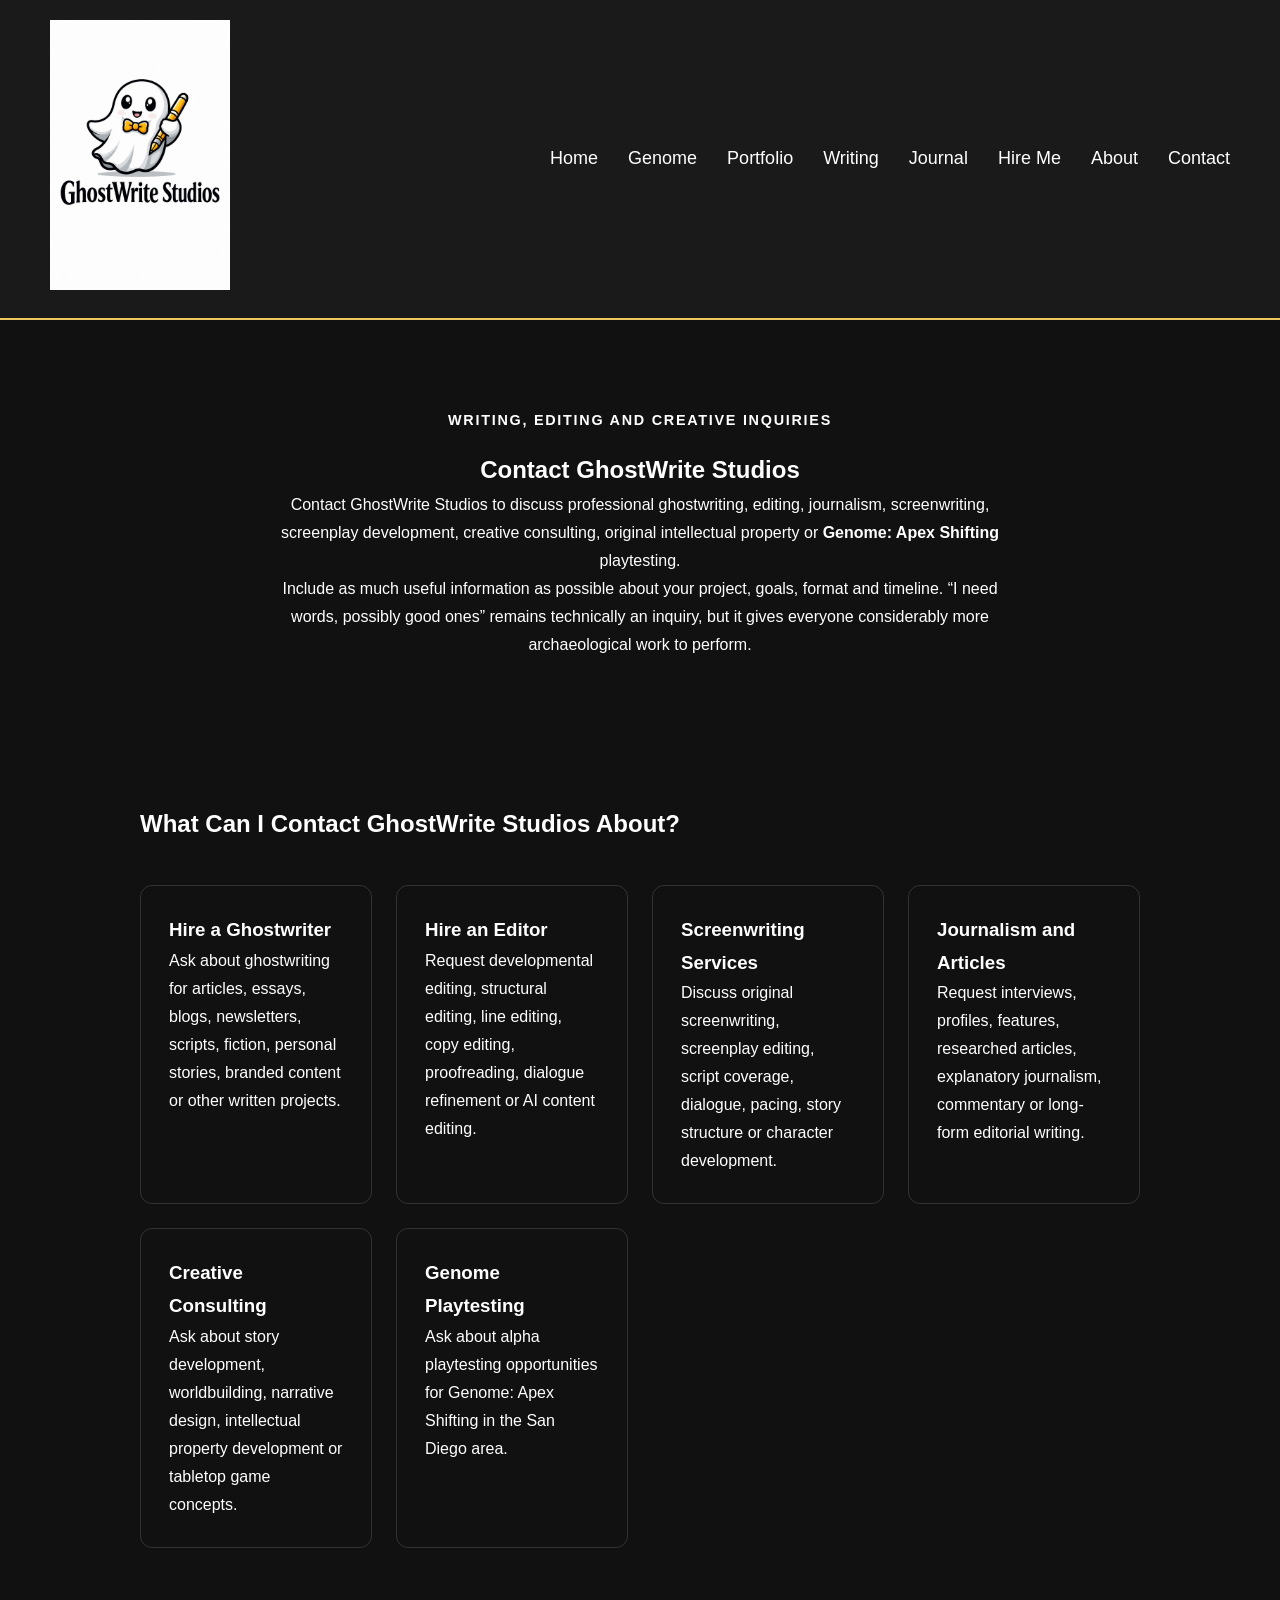
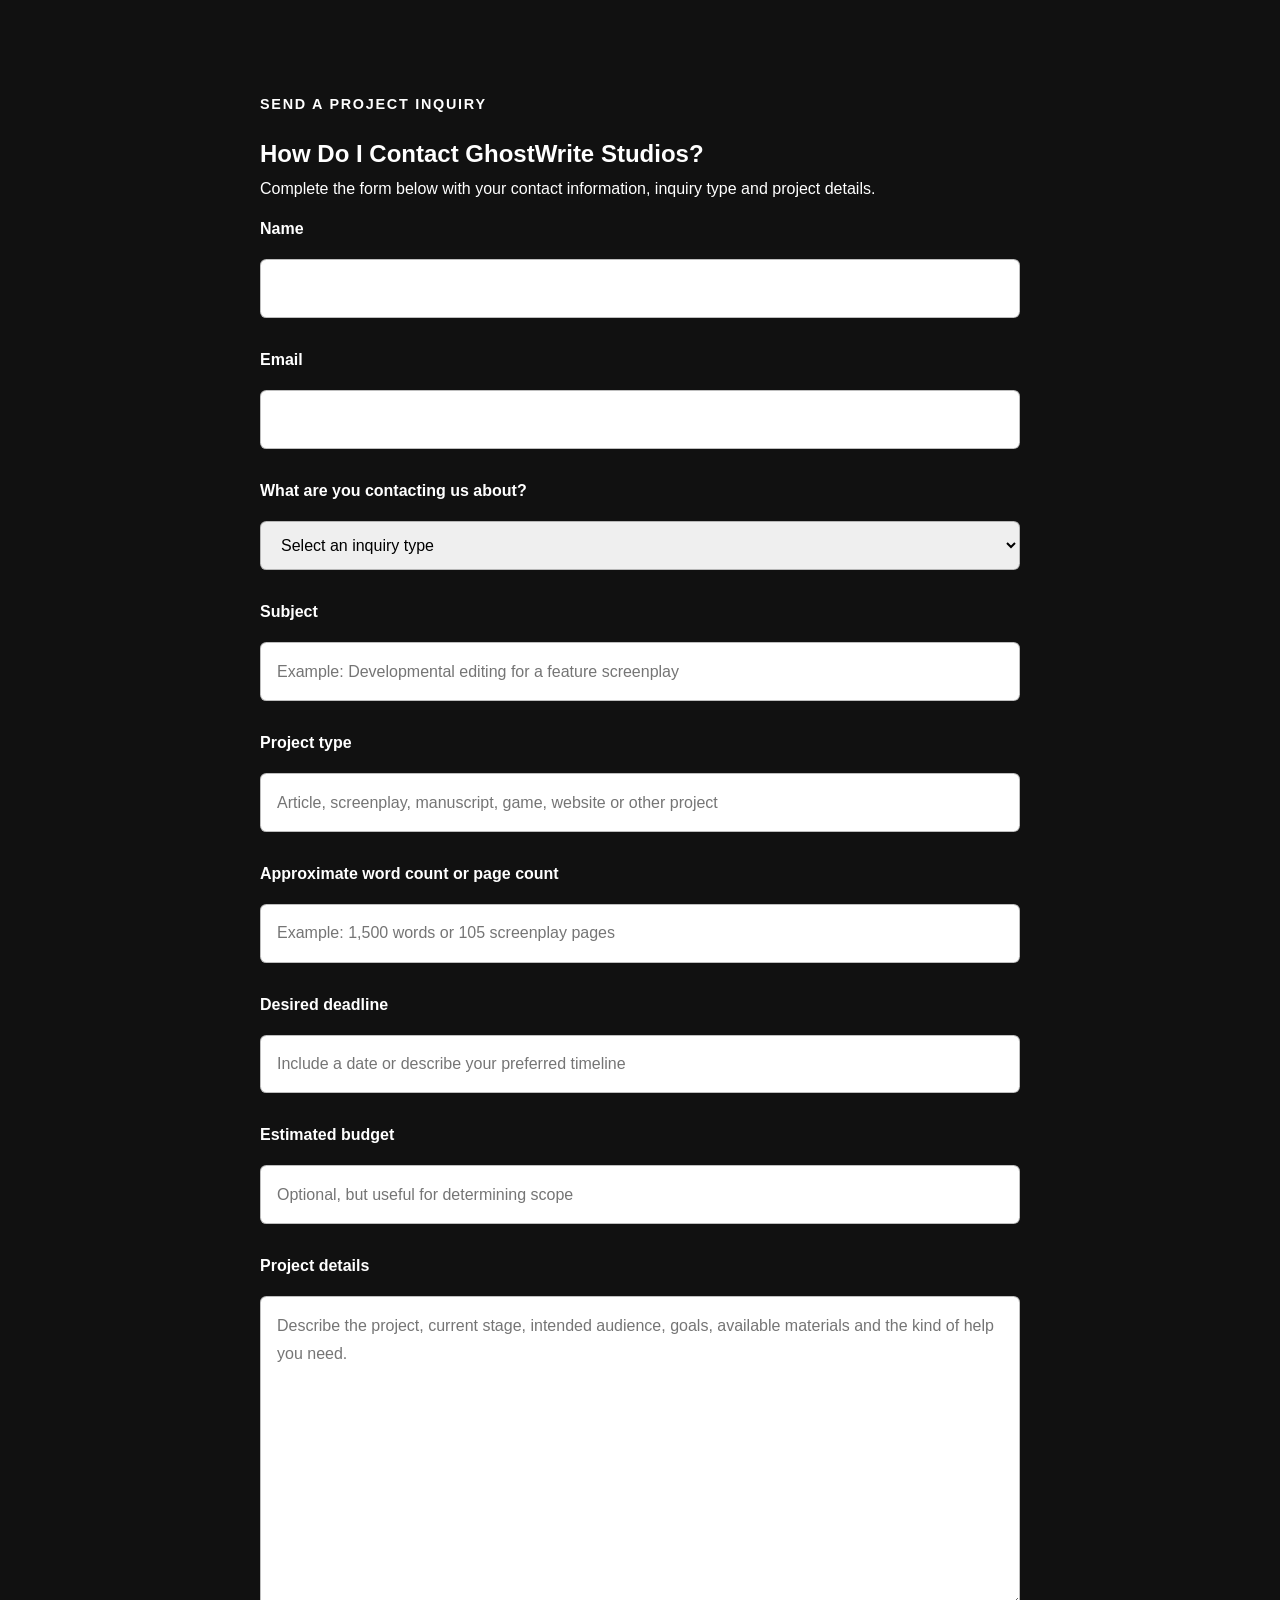
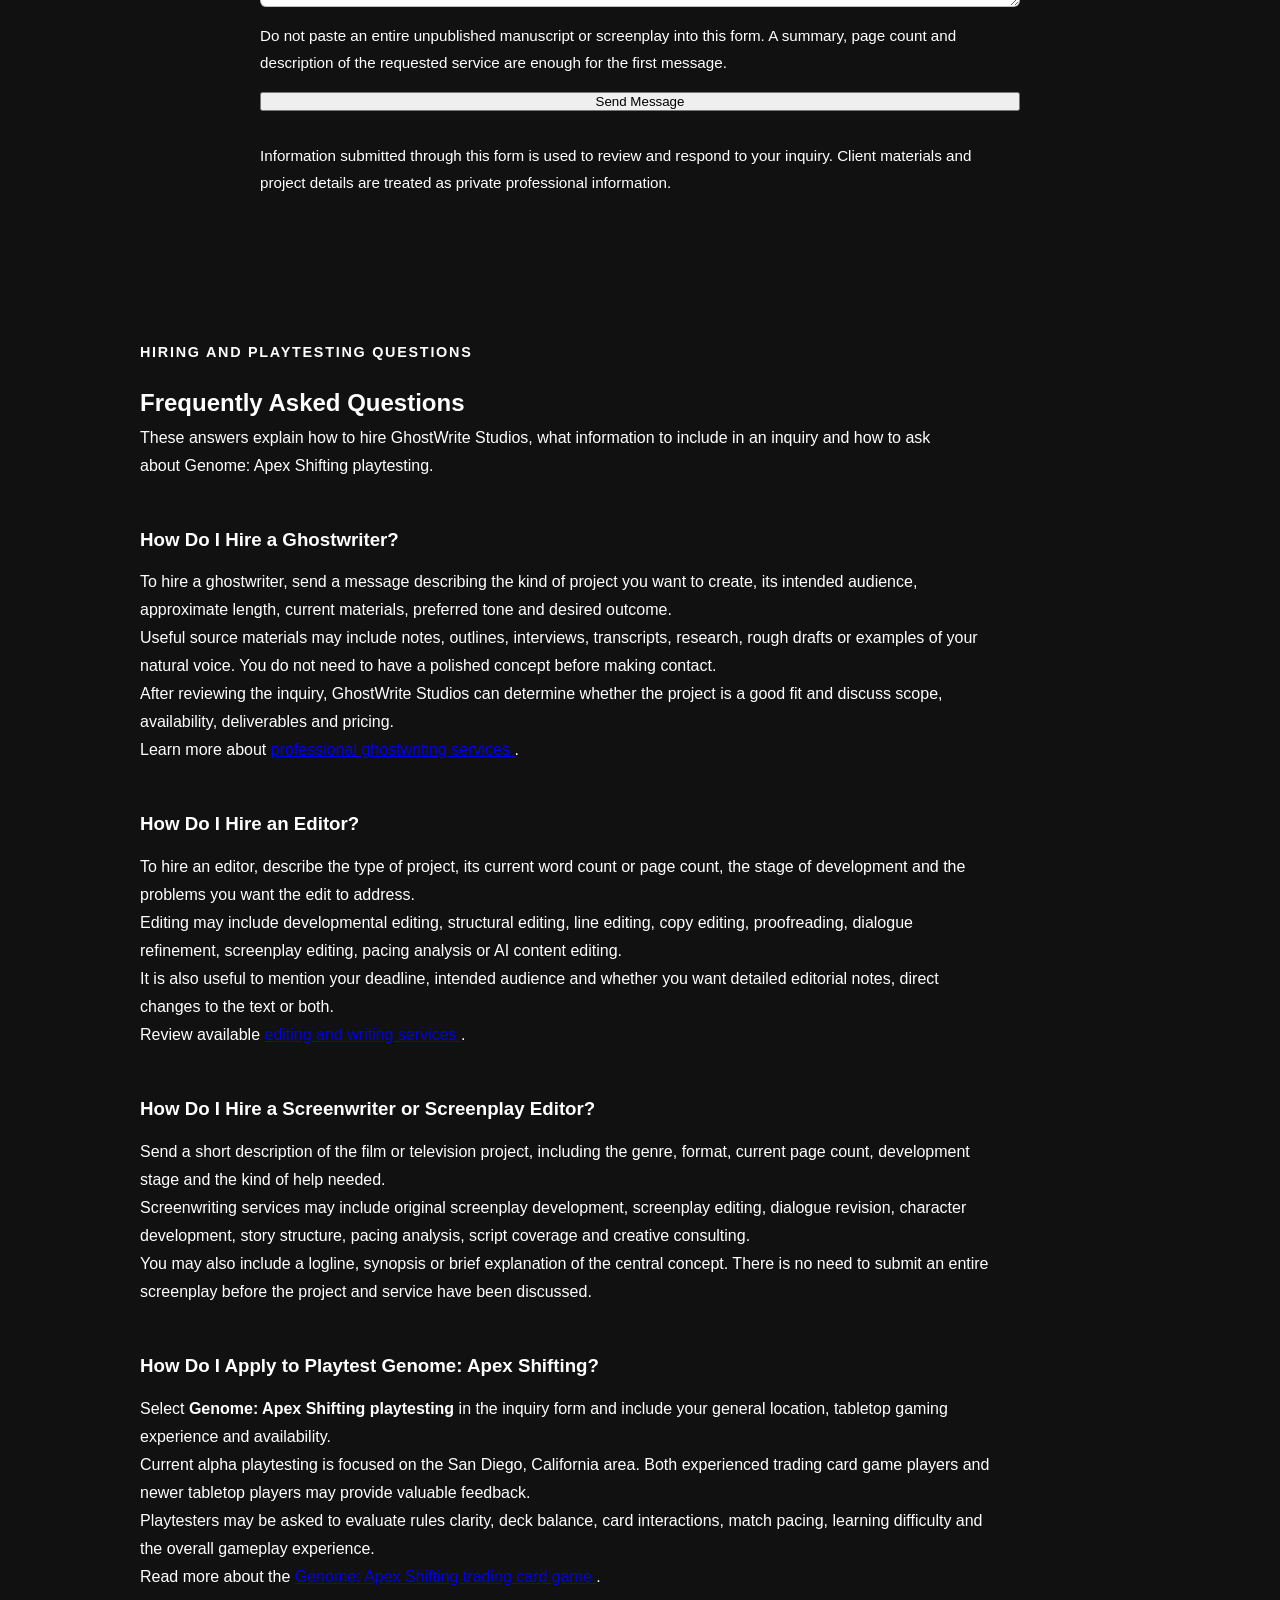
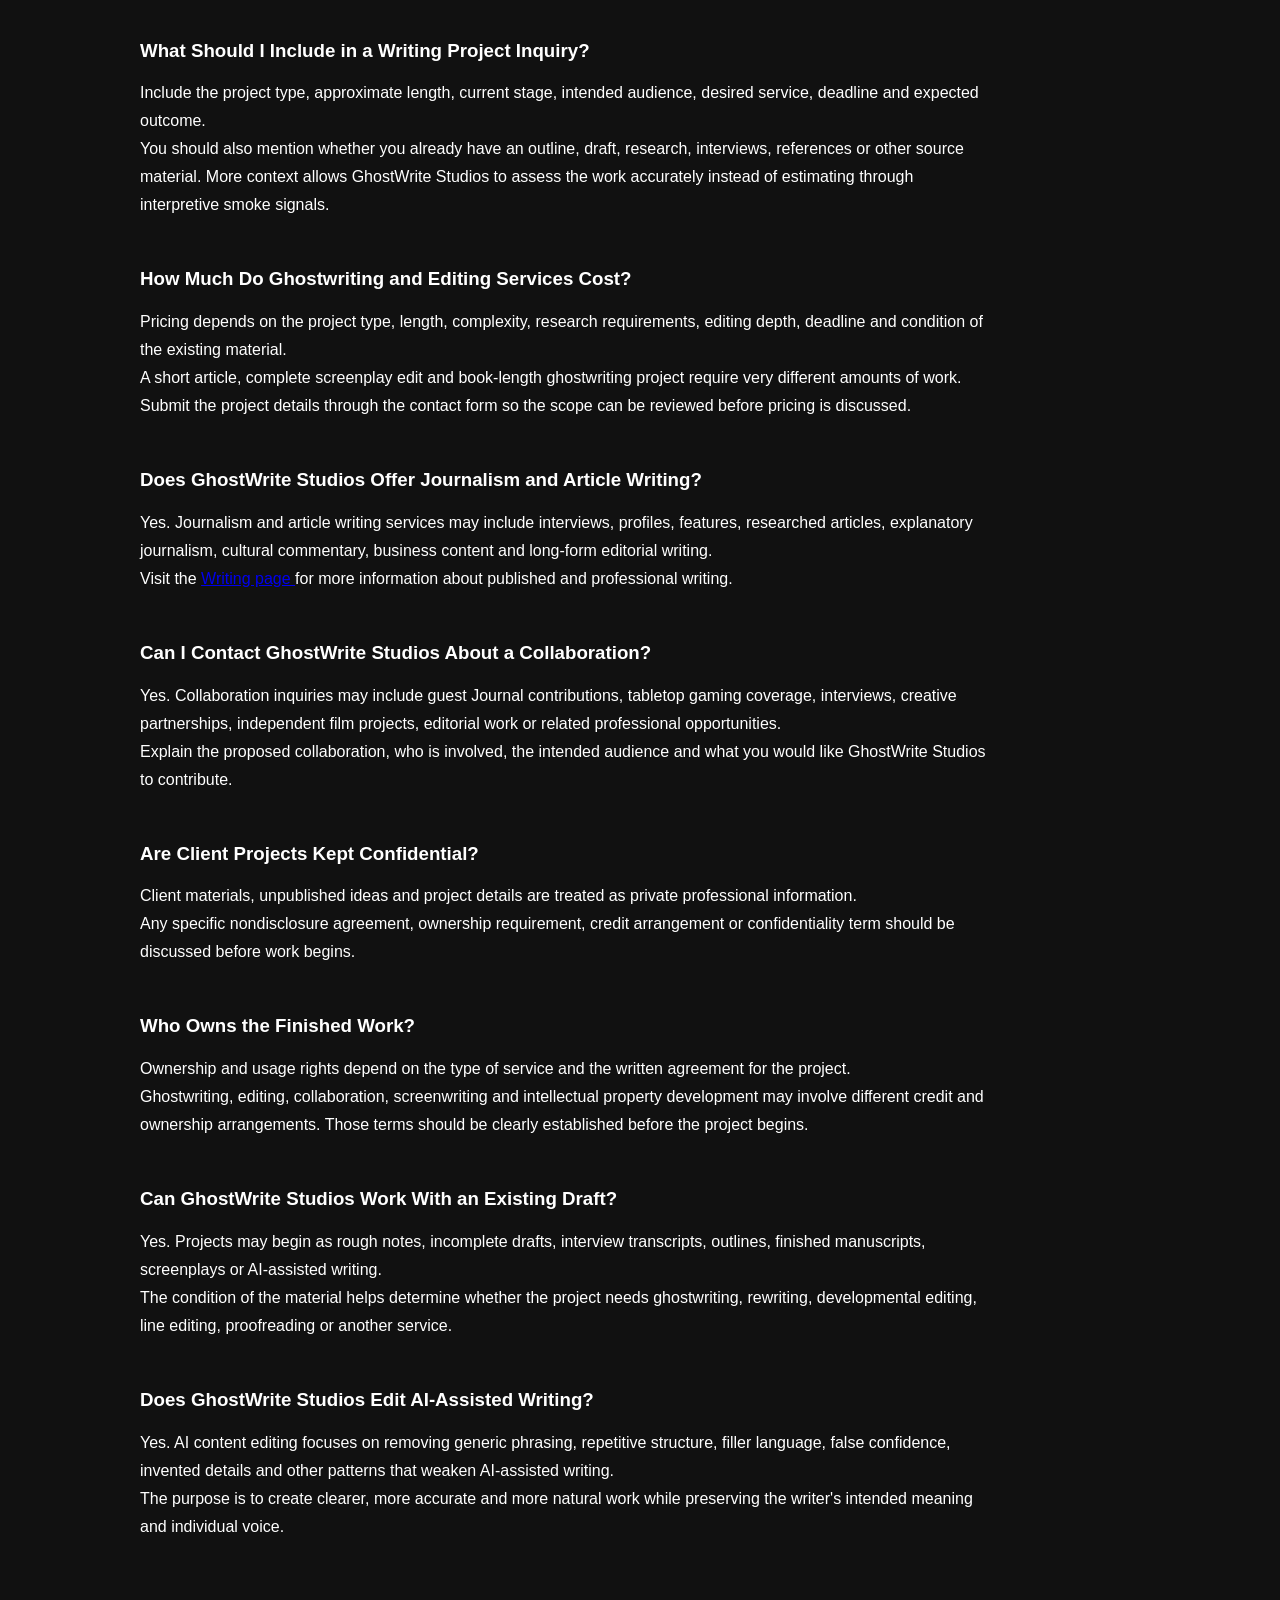
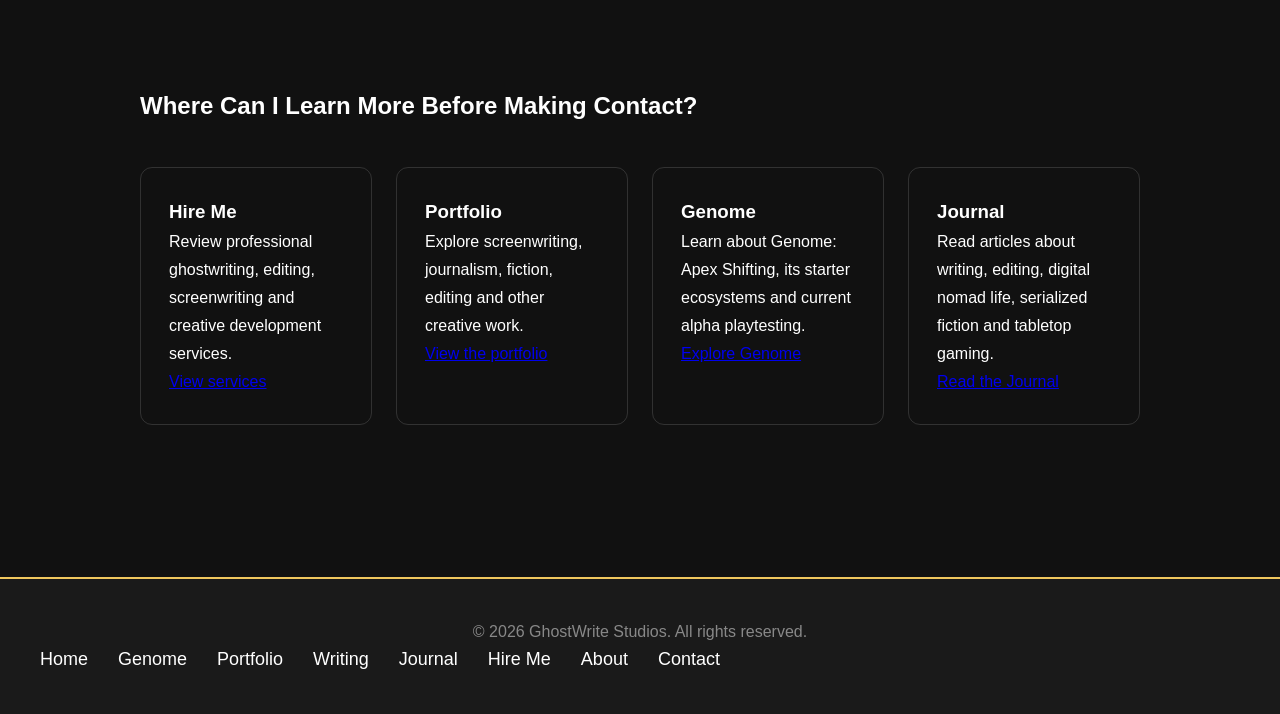
<file: pages/contact.html>
<!DOCTYPE html>
<html lang="en">

<head>
    <meta charset="UTF-8">

    <meta
        name="viewport"
        content="width=device-width, initial-scale=1.0"
    >

    <title>
        Contact GhostWrite Studios | Hire a Ghostwriter, Editor or Screenwriter
    </title>

    <meta
        name="description"
        content="Contact GhostWrite Studios to hire a professional ghostwriter, editor, journalist or screenwriter, request creative consulting, discuss a writing project or apply to playtest Genome: Apex Shifting."
    >

    <meta
        name="keywords"
        content="contact GhostWrite Studios, hire a ghostwriter, hire an editor, hire a screenwriter, professional ghostwriting services, freelance editor, screenplay editor, script consultant, journalism services, writing services, story development, creative consulting, Genome Apex Shifting playtesting, San Diego TCG playtester"
    >

    <meta name="author" content="Rory Kelly">

    <meta name="robots" content="index, follow">

    <link
        rel="canonical"
        href="https://ghostwritestudios.com/pages/contact.html"
    >

    <link
        rel="stylesheet"
        href="../styles.css"
    >

    <meta
        property="og:type"
        content="website"
    >

    <meta
        property="og:site_name"
        content="GhostWrite Studios"
    >

    <meta
        property="og:title"
        content="Contact GhostWrite Studios"
    >

    <meta
        property="og:description"
        content="Hire a ghostwriter, editor, journalist or screenwriter, discuss a creative project or ask about Genome: Apex Shifting playtesting."
    >

    <meta
        property="og:url"
        content="https://ghostwritestudios.com/pages/contact.html"
    >

    <meta
        property="og:image"
        content="https://ghostwritestudios.com/GhostwriteStudios.png"
    >

    <meta
        property="og:image:alt"
        content="GhostWrite Studios logo"
    >

    <meta
        name="twitter:card"
        content="summary_large_image"
    >

    <meta
        name="twitter:title"
        content="Contact GhostWrite Studios"
    >

    <meta
        name="twitter:description"
        content="Contact GhostWrite Studios about ghostwriting, editing, screenwriting, journalism, creative consulting or Genome playtesting."
    >

    <meta
        name="twitter:image"
        content="https://ghostwritestudios.com/GhostwriteStudios.png"
    >

    <style>
        .contact-page {
            line-height: 1.75;
        }

        .contact-page section {
            width: min(1000px, calc(100% - 2rem));
            margin: 0 auto;
            padding: 4.5rem 0;
        }

        .contact-page .contact-hero {
            padding-top: 5.5rem;
            padding-bottom: 4.5rem;
            text-align: center;
        }

        .contact-page .contact-hero p {
            max-width: 760px;
            margin-right: auto;
            margin-left: auto;
        }

        .contact-page .eyebrow {
            margin-bottom: 1rem;
            font-size: 0.9rem;
            font-weight: 700;
            letter-spacing: 0.12em;
            text-transform: uppercase;
        }

        .contact-page .contact-options {
            display: grid;
            grid-template-columns: repeat(
                auto-fit,
                minmax(220px, 1fr)
            );
            gap: 1.5rem;
            margin-top: 2.5rem;
        }

        .contact-page .contact-card {
            padding: 1.75rem;
            border: 1px solid rgba(127, 127, 127, 0.3);
            border-radius: 0.75rem;
        }

        .contact-page .contact-card h3 {
            margin-top: 0;
        }

        .contact-page .contact-form-container {
            max-width: 760px;
        }

        .contact-page form {
            display: grid;
            gap: 1rem;
        }

        .contact-page label {
            margin-top: 0.75rem;
            font-weight: 700;
        }

        .contact-page input,
        .contact-page select,
        .contact-page textarea {
            width: 100%;
            box-sizing: border-box;
            padding: 0.9rem 1rem;
            border: 1px solid rgba(127, 127, 127, 0.5);
            border-radius: 0.4rem;
            font: inherit;
        }

        .contact-page textarea {
            min-height: 190px;
            resize: vertical;
        }

        .contact-page .form-note {
            margin-top: 0;
            font-size: 0.95rem;
        }

        .contact-page .faq-intro {
            max-width: 800px;
        }

        .contact-page .faq-item {
            max-width: 850px;
            margin-top: 2.75rem;
        }

        .contact-page .faq-item h3 {
            margin-bottom: 0.75rem;
        }

        .contact-page .closing-links {
            display: grid;
            grid-template-columns: repeat(
                auto-fit,
                minmax(220px, 1fr)
            );
            gap: 1.5rem;
            margin-top: 2.5rem;
        }

        .contact-page .link-card {
            padding: 1.75rem;
            border: 1px solid rgba(127, 127, 127, 0.3);
            border-radius: 0.75rem;
        }

        .contact-page .link-card h3 {
            margin-top: 0;
        }

        .contact-page .privacy-note {
            max-width: 760px;
            margin-top: 2rem;
            font-size: 0.95rem;
        }

        @media (max-width: 700px) {
            .contact-page section {
                padding-top: 3.25rem;
                padding-bottom: 3.25rem;
            }

            .contact-page .contact-hero {
                padding-top: 4rem;
                padding-bottom: 3.5rem;
            }
        }
    </style>

    <!-- Google tag (gtag.js) -->
    <script
        async
        src="https://www.googletagmanager.com/gtag/js?id=G-5FK2X831EN">
    </script>

    <script>
        window.dataLayer = window.dataLayer || [];

        function gtag() {
            window.dataLayer.push(arguments);
        }

        gtag("js", new Date());
        gtag("config", "G-5FK2X831EN");
    </script>

    <script type="application/ld+json">
    {
        "@context": "https://schema.org",
        "@type": "ContactPage",
        "name": "Contact GhostWrite Studios",
        "url": "https://ghostwritestudios.com/pages/contact.html",
        "description": "Contact GhostWrite Studios about ghostwriting, editing, journalism, screenwriting, creative consulting or Genome: Apex Shifting playtesting.",
        "mainEntity": {
            "@type": "ProfessionalService",
            "name": "GhostWrite Studios",
            "url": "https://ghostwritestudios.com/",
            "email": "rory@ghostwritestudios.com",
            "founder": {
                "@type": "Person",
                "name": "Rory Kelly"
            },
            "serviceType": [
                "Ghostwriting",
                "Editing",
                "Journalism",
                "Screenwriting",
                "Screenplay Editing",
                "Script Coverage",
                "Story Development",
                "Creative Consulting",
                "AI Content Editing",
                "Tabletop Game Playtesting"
            ]
        }
    }
    </script>

    <script type="application/ld+json">
    {
        "@context": "https://schema.org",
        "@type": "FAQPage",
        "mainEntity": [
            {
                "@type": "Question",
                "name": "How do I hire a ghostwriter?",
                "acceptedAnswer": {
                    "@type": "Answer",
                    "text": "To hire a ghostwriter through GhostWrite Studios, send a message describing the project, intended audience, format, approximate length, current materials and desired outcome. GhostWrite Studios will review the information and respond about scope, availability and next steps."
                }
            },
            {
                "@type": "Question",
                "name": "How do I hire an editor?",
                "acceptedAnswer": {
                    "@type": "Answer",
                    "text": "To hire an editor, describe the type of project, current word count or page count, editing goals, deadline and the kind of feedback needed. Editing services may include developmental editing, structural editing, line editing, copy editing, proofreading, screenplay editing and AI content editing."
                }
            },
            {
                "@type": "Question",
                "name": "How do I become a Genome: Apex Shifting playtester?",
                "acceptedAnswer": {
                    "@type": "Answer",
                    "text": "To ask about Genome: Apex Shifting playtesting, select the playtesting option in the contact form and include your location, tabletop gaming experience and general availability. Current alpha testing opportunities are focused on the San Diego area."
                }
            },
            {
                "@type": "Question",
                "name": "How do I hire a screenwriter or screenplay editor?",
                "acceptedAnswer": {
                    "@type": "Answer",
                    "text": "Send information about the screenplay, film concept, genre, format, current page count and the help required. Services may include original screenwriting, screenplay editing, dialogue revision, story structure, script coverage and creative consulting."
                }
            },
            {
                "@type": "Question",
                "name": "What should I include in a writing project inquiry?",
                "acceptedAnswer": {
                    "@type": "Answer",
                    "text": "Include the type of project, audience, approximate length, deadline, current stage, available source material, desired service and intended outcome. Clear project details make it easier to evaluate scope and provide an accurate response."
                }
            },
            {
                "@type": "Question",
                "name": "Does GhostWrite Studios offer journalism and article writing?",
                "acceptedAnswer": {
                    "@type": "Answer",
                    "text": "Yes. GhostWrite Studios offers journalism, feature writing, interviews, profiles, researched articles, commentary, explanatory writing and long-form editorial content."
                }
            },
            {
                "@type": "Question",
                "name": "Does GhostWrite Studios keep client projects confidential?",
                "acceptedAnswer": {
                    "@type": "Answer",
                    "text": "Client materials and project details are treated as private professional information. Specific confidentiality terms or nondisclosure requirements should be discussed before work begins."
                }
            },
            {
                "@type": "Question",
                "name": "How much do ghostwriting and editing services cost?",
                "acceptedAnswer": {
                    "@type": "Answer",
                    "text": "Pricing depends on the project type, length, complexity, research requirements, editing depth, deadline and condition of the existing material. A project description is required before an accurate quote can be provided."
                }
            }
        ]
    }
    </script>

    <script type="application/ld+json">
    {
        "@context": "https://schema.org",
        "@type": "BreadcrumbList",
        "itemListElement": [
            {
                "@type": "ListItem",
                "position": 1,
                "name": "Home",
                "item": "https://ghostwritestudios.com/"
            },
            {
                "@type": "ListItem",
                "position": 2,
                "name": "Contact",
                "item": "https://ghostwritestudios.com/pages/contact.html"
            }
        ]
    }
    </script>
</head>

<body>

<header>

    <a
        href="../index.html"
        aria-label="GhostWrite Studios home"
    >
        <img
            src="../GhostwriteStudios.png"
            alt="GhostWrite Studios logo"
            class="logo"
        >
    </a>

    <nav aria-label="Main navigation">
        <a href="../index.html">Home</a>
        <a href="genome.html">Genome</a>
        <a href="portfolio.html">Portfolio</a>
        <a href="writing.html">Writing</a>
        <a href="journal.html">Journal</a>
        <a href="hireme.html">Hire Me</a>
        <a href="about.html">About</a>

        <a
            href="contact.html"
            aria-current="page"
        >
            Contact
        </a>
    </nav>

</header>

<main class="contact-page">

    <section class="contact-hero">

        <p class="eyebrow">
            Writing, Editing and Creative Inquiries
        </p>

        <h1>
            Contact GhostWrite Studios
        </h1>

        <p>
            Contact GhostWrite Studios to discuss professional ghostwriting,
            editing, journalism, screenwriting, screenplay development,
            creative consulting, original intellectual property or
            <strong>Genome: Apex Shifting</strong> playtesting.
        </p>

        <p>
            Include as much useful information as possible about your project,
            goals, format and timeline. “I need words, possibly good ones”
            remains technically an inquiry, but it gives everyone considerably
            more archaeological work to perform.
        </p>

    </section>

    <section>

        <h2>
            What Can I Contact GhostWrite Studios About?
        </h2>

        <div class="contact-options">

            <article class="contact-card">

                <h3>Hire a Ghostwriter</h3>

                <p>
                    Ask about ghostwriting for articles, essays, blogs,
                    newsletters, scripts, fiction, personal stories,
                    branded content or other written projects.
                </p>

            </article>

            <article class="contact-card">

                <h3>Hire an Editor</h3>

                <p>
                    Request developmental editing, structural editing,
                    line editing, copy editing, proofreading, dialogue
                    refinement or AI content editing.
                </p>

            </article>

            <article class="contact-card">

                <h3>Screenwriting Services</h3>

                <p>
                    Discuss original screenwriting, screenplay editing,
                    script coverage, dialogue, pacing, story structure
                    or character development.
                </p>

            </article>

            <article class="contact-card">

                <h3>Journalism and Articles</h3>

                <p>
                    Request interviews, profiles, features, researched
                    articles, explanatory journalism, commentary or
                    long-form editorial writing.
                </p>

            </article>

            <article class="contact-card">

                <h3>Creative Consulting</h3>

                <p>
                    Ask about story development, worldbuilding, narrative
                    design, intellectual property development or tabletop
                    game concepts.
                </p>

            </article>

            <article class="contact-card">

                <h3>Genome Playtesting</h3>

                <p>
                    Ask about alpha playtesting opportunities for
                    Genome: Apex Shifting in the San Diego area.
                </p>

            </article>

        </div>

    </section>

    <section class="contact-form-container">

        <p class="eyebrow">
            Send a Project Inquiry
        </p>

        <h2>
            How Do I Contact GhostWrite Studios?
        </h2>

        <p>
            Complete the form below with your contact information, inquiry
            type and project details.
        </p>

        <form
            action="https://formsubmit.co/rory@ghostwritestudios.com"
            method="POST"
        >

            <input
                type="hidden"
                name="_subject"
                value="New Message for GhostWrite Studios"
            >

            <input
                type="hidden"
                name="_captcha"
                value="false"
            >

            <input
                type="hidden"
                name="_template"
                value="table"
            >

            <input
                type="text"
                name="_honey"
                tabindex="-1"
                autocomplete="off"
                style="display: none;"
                aria-hidden="true"
            >

            <label for="name">
                Name
            </label>

            <input
                type="text"
                id="name"
                name="name"
                autocomplete="name"
                required
            >

            <label for="email">
                Email
            </label>

            <input
                type="email"
                id="email"
                name="email"
                autocomplete="email"
                required
            >

            <label for="inquiry-type">
                What are you contacting us about?
            </label>

            <select
                id="inquiry-type"
                name="inquiry_type"
                required
            >
                <option value="">
                    Select an inquiry type
                </option>

                <option value="Ghostwriting">
                    Ghostwriting
                </option>

                <option value="Editing">
                    Editing
                </option>

                <option value="Screenwriting">
                    Screenwriting or screenplay editing
                </option>

                <option value="Journalism">
                    Journalism or article writing
                </option>

                <option value="Creative consulting">
                    Creative consulting or story development
                </option>

                <option value="Genome playtesting">
                    Genome: Apex Shifting playtesting
                </option>

                <option value="Collaboration">
                    Collaboration or guest contribution
                </option>

                <option value="Other">
                    Other inquiry
                </option>
            </select>

            <label for="subject">
                Subject
            </label>

            <input
                type="text"
                id="subject"
                name="subject"
                placeholder="Example: Developmental editing for a feature screenplay"
                required
            >

            <label for="project-type">
                Project type
            </label>

            <input
                type="text"
                id="project-type"
                name="project_type"
                placeholder="Article, screenplay, manuscript, game, website or other project"
            >

            <label for="project-length">
                Approximate word count or page count
            </label>

            <input
                type="text"
                id="project-length"
                name="project_length"
                placeholder="Example: 1,500 words or 105 screenplay pages"
            >

            <label for="deadline">
                Desired deadline
            </label>

            <input
                type="text"
                id="deadline"
                name="deadline"
                placeholder="Include a date or describe your preferred timeline"
            >

            <label for="budget">
                Estimated budget
            </label>

            <input
                type="text"
                id="budget"
                name="budget"
                placeholder="Optional, but useful for determining scope"
            >

            <label for="message">
                Project details
            </label>

            <textarea
                id="message"
                name="message"
                rows="10"
                placeholder="Describe the project, current stage, intended audience, goals, available materials and the kind of help you need."
                required
            ></textarea>

            <p class="form-note">
                Do not paste an entire unpublished manuscript or screenplay
                into this form. A summary, page count and description of the
                requested service are enough for the first message.
            </p>

            <button type="submit">
                Send Message
            </button>

        </form>

        <p class="privacy-note">
            Information submitted through this form is used to review and
            respond to your inquiry. Client materials and project details are
            treated as private professional information.
        </p>

    </section>

    <section>

        <p class="eyebrow">
            Hiring and Playtesting Questions
        </p>

        <h2>
            Frequently Asked Questions
        </h2>

        <p class="faq-intro">
            These answers explain how to hire GhostWrite Studios, what
            information to include in an inquiry and how to ask about
            Genome: Apex Shifting playtesting.
        </p>

        <article class="faq-item">

            <h3>
                How Do I Hire a Ghostwriter?
            </h3>

            <p>
                To hire a ghostwriter, send a message describing the kind of
                project you want to create, its intended audience, approximate
                length, current materials, preferred tone and desired outcome.
            </p>

            <p>
                Useful source materials may include notes, outlines,
                interviews, transcripts, research, rough drafts or examples
                of your natural voice. You do not need to have a polished
                concept before making contact.
            </p>

            <p>
                After reviewing the inquiry, GhostWrite Studios can determine
                whether the project is a good fit and discuss scope,
                availability, deliverables and pricing.
            </p>

            <p>
                Learn more about
                <a href="hireme.html">
                    professional ghostwriting services
                </a>.
            </p>

        </article>

        <article class="faq-item">

            <h3>
                How Do I Hire an Editor?
            </h3>

            <p>
                To hire an editor, describe the type of project, its current
                word count or page count, the stage of development and the
                problems you want the edit to address.
            </p>

            <p>
                Editing may include developmental editing, structural editing,
                line editing, copy editing, proofreading, dialogue refinement,
                screenplay editing, pacing analysis or AI content editing.
            </p>

            <p>
                It is also useful to mention your deadline, intended audience
                and whether you want detailed editorial notes, direct changes
                to the text or both.
            </p>

            <p>
                Review available
                <a href="hireme.html">
                    editing and writing services
                </a>.
            </p>

        </article>

        <article class="faq-item">

            <h3>
                How Do I Hire a Screenwriter or Screenplay Editor?
            </h3>

            <p>
                Send a short description of the film or television project,
                including the genre, format, current page count, development
                stage and the kind of help needed.
            </p>

            <p>
                Screenwriting services may include original screenplay
                development, screenplay editing, dialogue revision, character
                development, story structure, pacing analysis, script coverage
                and creative consulting.
            </p>

            <p>
                You may also include a logline, synopsis or brief explanation
                of the central concept. There is no need to submit an entire
                screenplay before the project and service have been discussed.
            </p>

        </article>

        <article class="faq-item">

            <h3>
                How Do I Apply to Playtest Genome: Apex Shifting?
            </h3>

            <p>
                Select <strong>Genome: Apex Shifting playtesting</strong> in
                the inquiry form and include your general location, tabletop
                gaming experience and availability.
            </p>

            <p>
                Current alpha playtesting is focused on the San Diego,
                California area. Both experienced trading card game players
                and newer tabletop players may provide valuable feedback.
            </p>

            <p>
                Playtesters may be asked to evaluate rules clarity, deck
                balance, card interactions, match pacing, learning difficulty
                and the overall gameplay experience.
            </p>

            <p>
                Read more about the
                <a href="genome.html">
                    Genome: Apex Shifting trading card game
                </a>.
            </p>

        </article>

        <article class="faq-item">

            <h3>
                What Should I Include in a Writing Project Inquiry?
            </h3>

            <p>
                Include the project type, approximate length, current stage,
                intended audience, desired service, deadline and expected
                outcome.
            </p>

            <p>
                You should also mention whether you already have an outline,
                draft, research, interviews, references or other source
                material. More context allows GhostWrite Studios to assess the
                work accurately instead of estimating through interpretive
                smoke signals.
            </p>

        </article>

        <article class="faq-item">

            <h3>
                How Much Do Ghostwriting and Editing Services Cost?
            </h3>

            <p>
                Pricing depends on the project type, length, complexity,
                research requirements, editing depth, deadline and condition
                of the existing material.
            </p>

            <p>
                A short article, complete screenplay edit and book-length
                ghostwriting project require very different amounts of work.
                Submit the project details through the contact form so the
                scope can be reviewed before pricing is discussed.
            </p>

        </article>

        <article class="faq-item">

            <h3>
                Does GhostWrite Studios Offer Journalism and Article Writing?
            </h3>

            <p>
                Yes. Journalism and article writing services may include
                interviews, profiles, features, researched articles,
                explanatory journalism, cultural commentary, business
                content and long-form editorial writing.
            </p>

            <p>
                Visit the
                <a href="writing.html">
                    Writing page
                </a>
                for more information about published and professional writing.
            </p>

        </article>

        <article class="faq-item">

            <h3>
                Can I Contact GhostWrite Studios About a Collaboration?
            </h3>

            <p>
                Yes. Collaboration inquiries may include guest Journal
                contributions, tabletop gaming coverage, interviews, creative
                partnerships, independent film projects, editorial work or
                related professional opportunities.
            </p>

            <p>
                Explain the proposed collaboration, who is involved, the
                intended audience and what you would like GhostWrite Studios
                to contribute.
            </p>

        </article>

        <article class="faq-item">

            <h3>
                Are Client Projects Kept Confidential?
            </h3>

            <p>
                Client materials, unpublished ideas and project details are
                treated as private professional information.
            </p>

            <p>
                Any specific nondisclosure agreement, ownership requirement,
                credit arrangement or confidentiality term should be discussed
                before work begins.
            </p>

        </article>

        <article class="faq-item">

            <h3>
                Who Owns the Finished Work?
            </h3>

            <p>
                Ownership and usage rights depend on the type of service and
                the written agreement for the project.
            </p>

            <p>
                Ghostwriting, editing, collaboration, screenwriting and
                intellectual property development may involve different credit
                and ownership arrangements. Those terms should be clearly
                established before the project begins.
            </p>

        </article>

        <article class="faq-item">

            <h3>
                Can GhostWrite Studios Work With an Existing Draft?
            </h3>

            <p>
                Yes. Projects may begin as rough notes, incomplete drafts,
                interview transcripts, outlines, finished manuscripts,
                screenplays or AI-assisted writing.
            </p>

            <p>
                The condition of the material helps determine whether the
                project needs ghostwriting, rewriting, developmental editing,
                line editing, proofreading or another service.
            </p>

        </article>

        <article class="faq-item">

            <h3>
                Does GhostWrite Studios Edit AI-Assisted Writing?
            </h3>

            <p>
                Yes. AI content editing focuses on removing generic phrasing,
                repetitive structure, filler language, false confidence,
                invented details and other patterns that weaken AI-assisted
                writing.
            </p>

            <p>
                The purpose is to create clearer, more accurate and more
                natural work while preserving the writer's intended meaning
                and individual voice.
            </p>

        </article>

    </section>

    <section>

        <h2>
            Where Can I Learn More Before Making Contact?
        </h2>

        <div class="closing-links">

            <article class="link-card">

                <h3>Hire Me</h3>

                <p>
                    Review professional ghostwriting, editing, screenwriting
                    and creative development services.
                </p>

                <a href="hireme.html">
                    View services
                </a>

            </article>

            <article class="link-card">

                <h3>Portfolio</h3>

                <p>
                    Explore screenwriting, journalism, fiction, editing and
                    other creative work.
                </p>

                <a href="portfolio.html">
                    View the portfolio
                </a>

            </article>

            <article class="link-card">

                <h3>Genome</h3>

                <p>
                    Learn about Genome: Apex Shifting, its starter ecosystems
                    and current alpha playtesting.
                </p>

                <a href="genome.html">
                    Explore Genome
                </a>

            </article>

            <article class="link-card">

                <h3>Journal</h3>

                <p>
                    Read articles about writing, editing, digital nomad life,
                    serialized fiction and tabletop gaming.
                </p>

                <a href="journal.html">
                    Read the Journal
                </a>

            </article>

        </div>

    </section>

</main>

<footer>

    <p>
        &copy; 2026 GhostWrite Studios. All rights reserved.
    </p>

    <nav aria-label="Footer navigation">
        <a href="../index.html">Home</a>
        <a href="genome.html">Genome</a>
        <a href="portfolio.html">Portfolio</a>
        <a href="writing.html">Writing</a>
        <a href="journal.html">Journal</a>
        <a href="hireme.html">Hire Me</a>
        <a href="about.html">About</a>
        <a href="contact.html">Contact</a>
    </nav>

</footer>

</body>

</html>
</file>
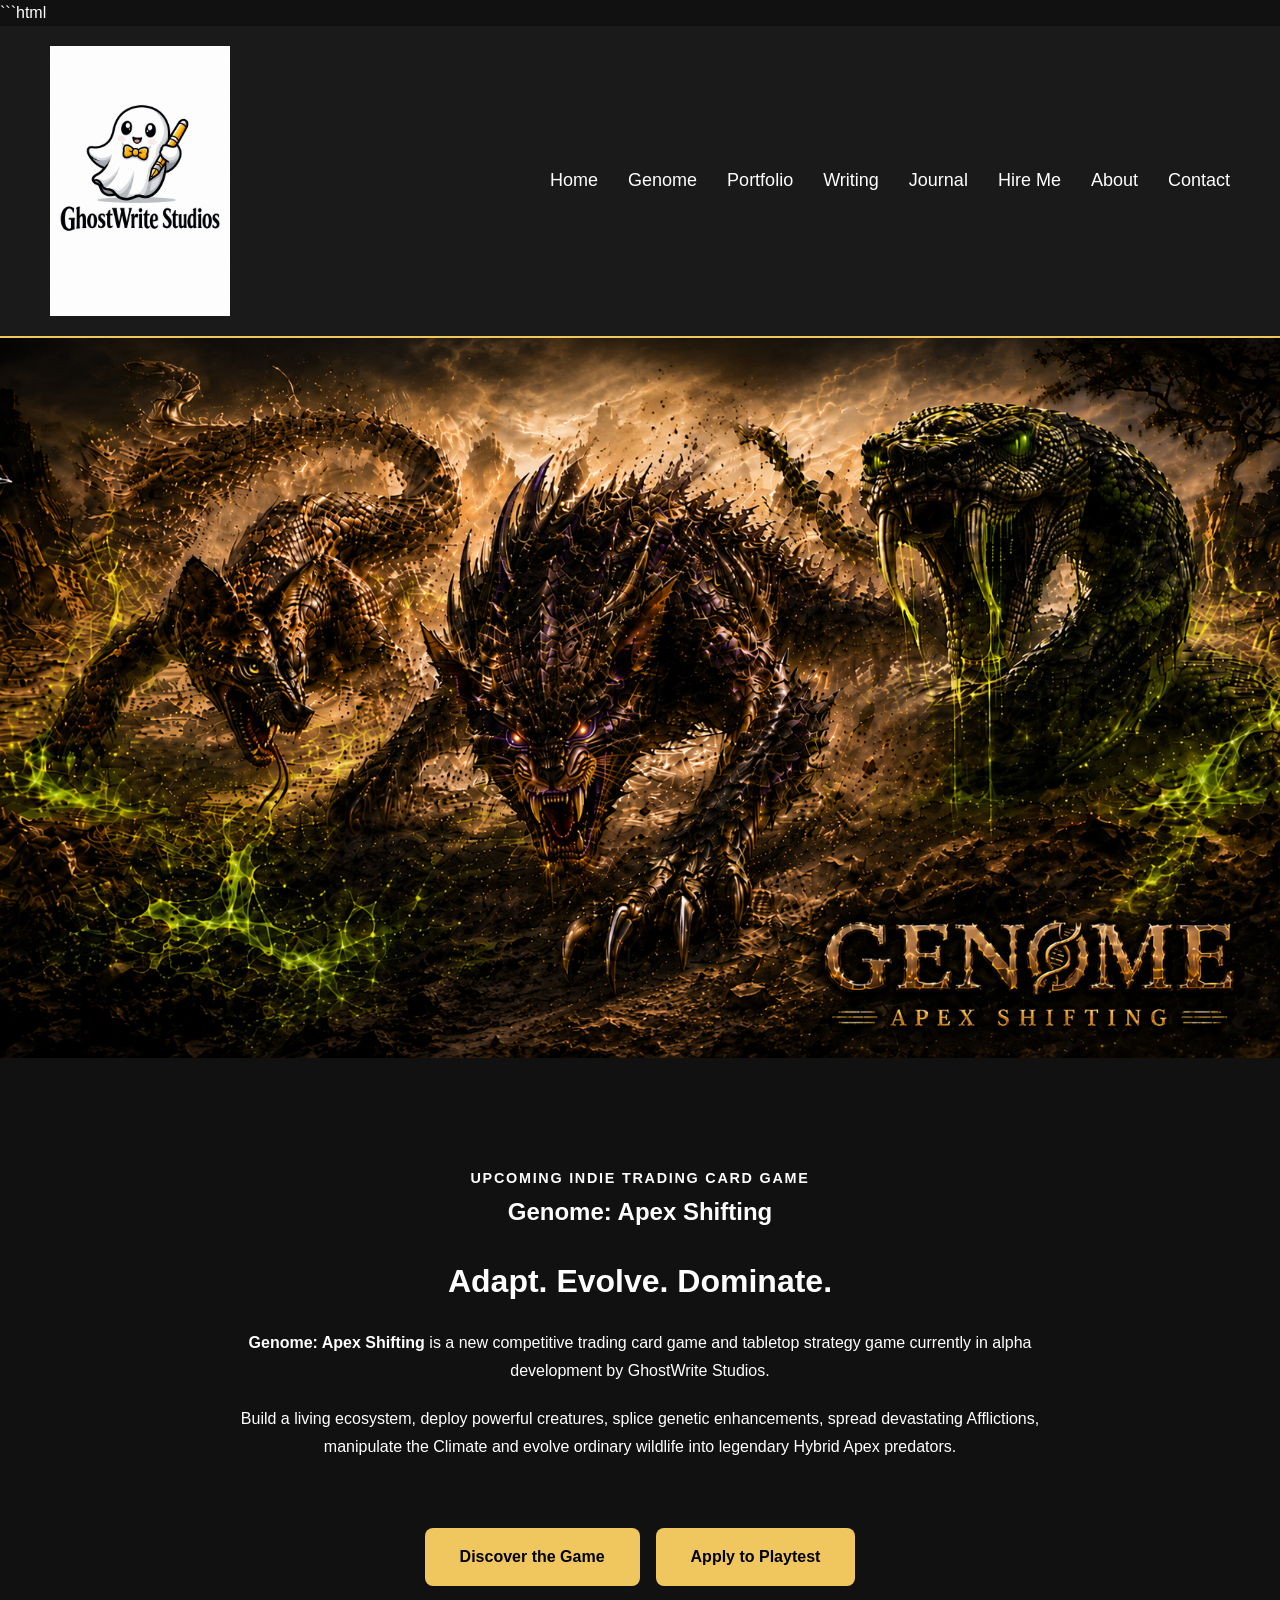
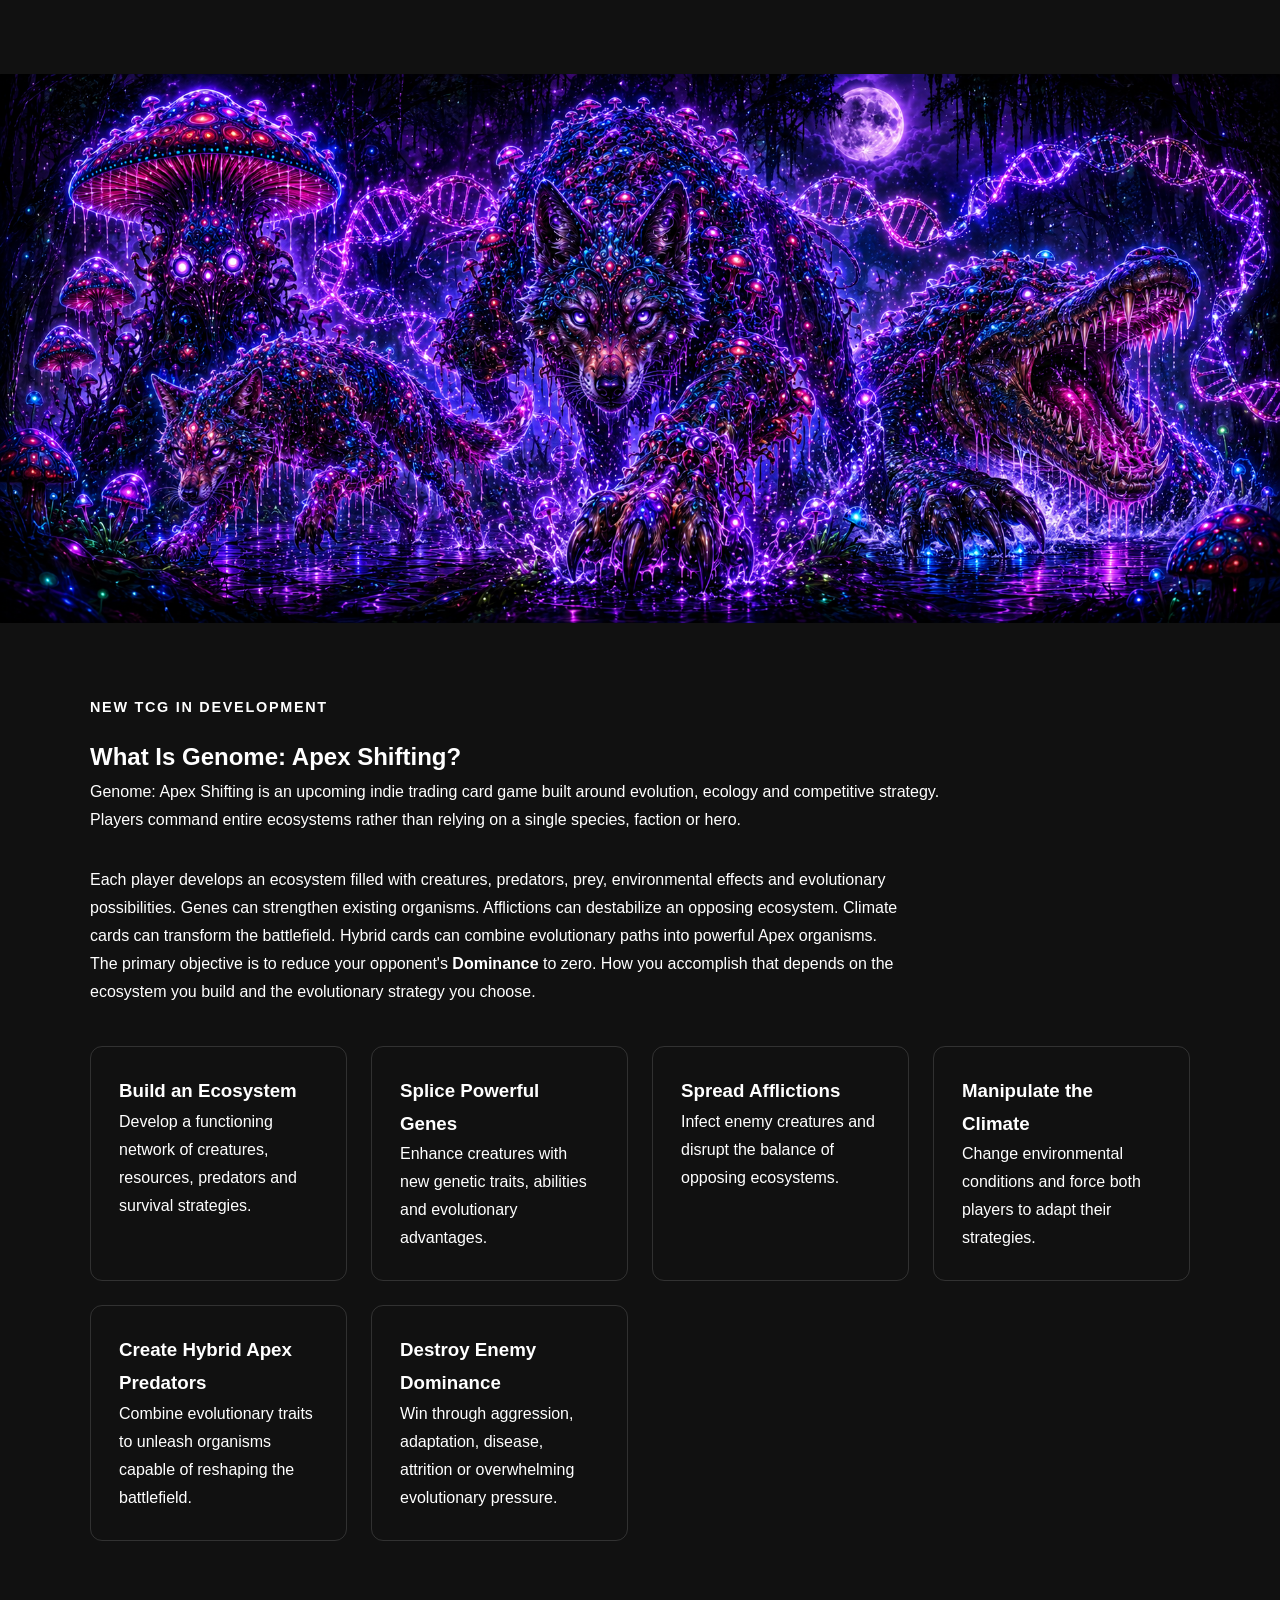
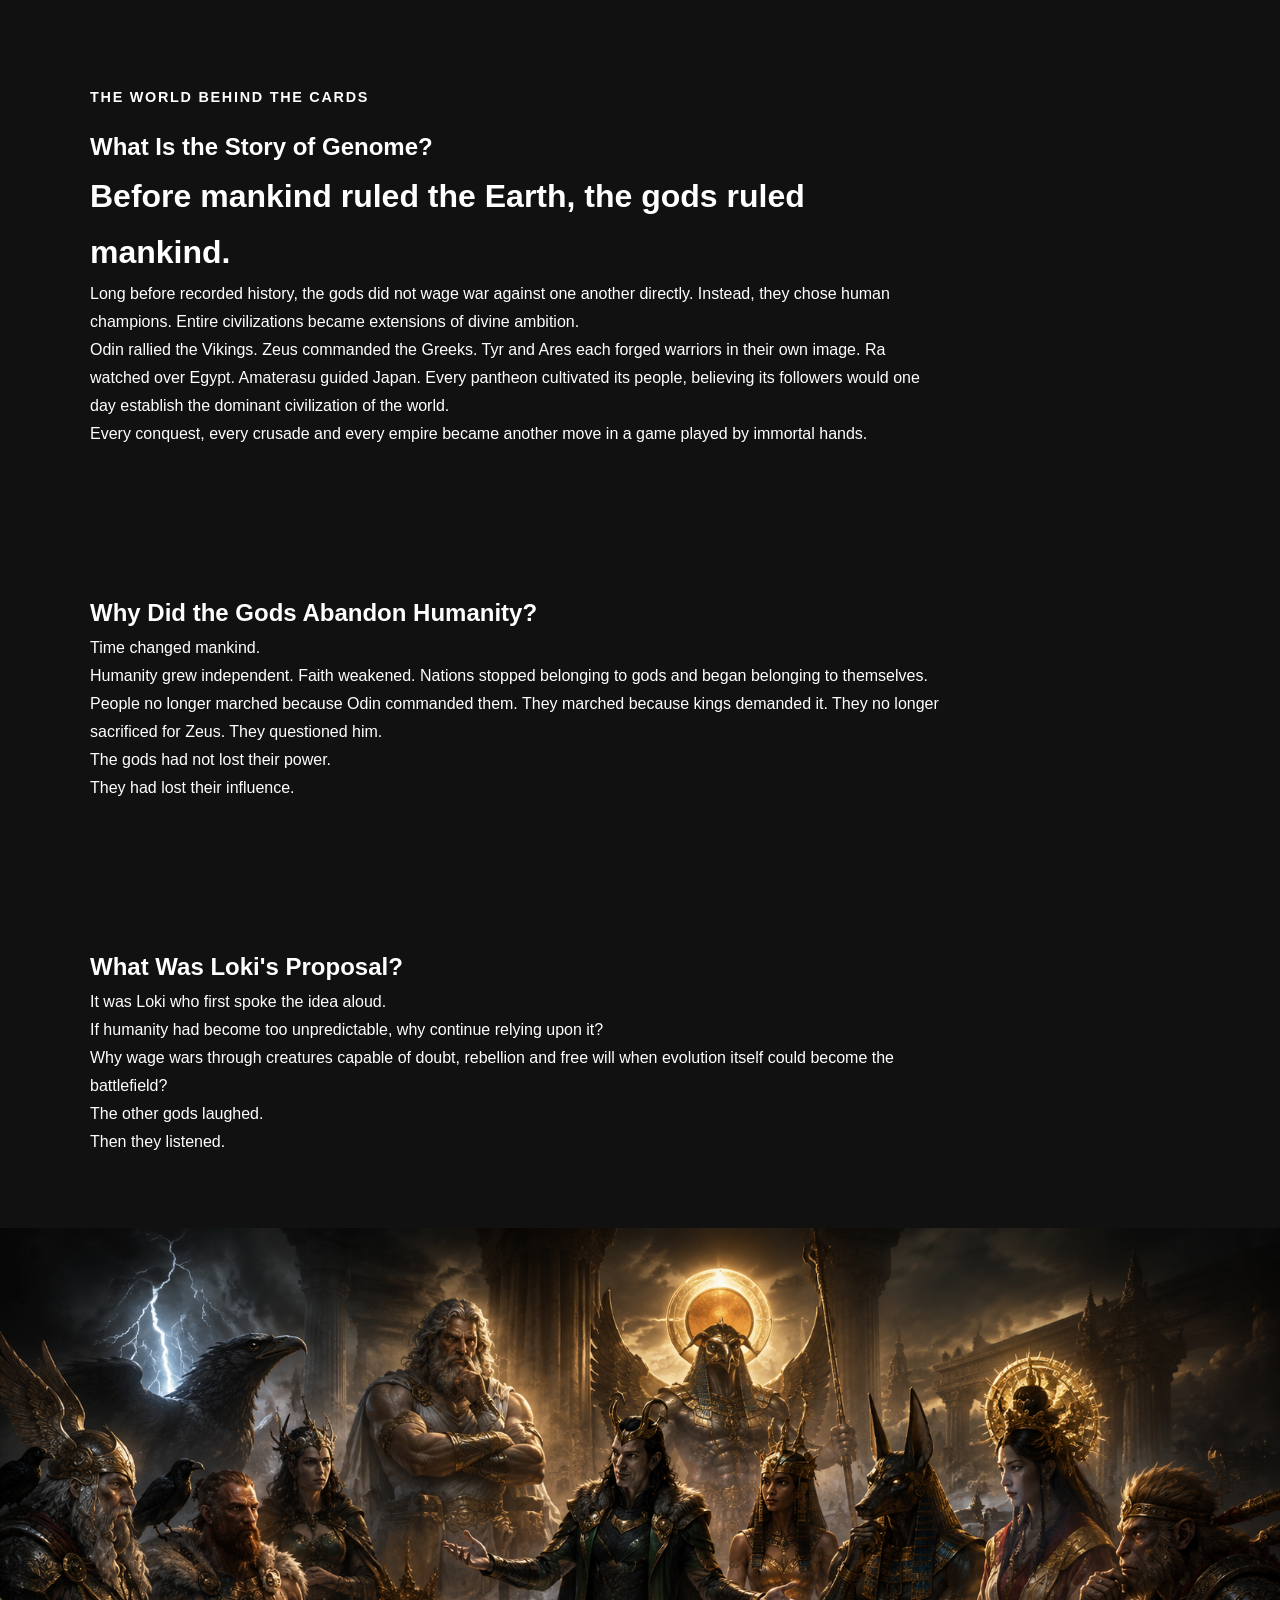
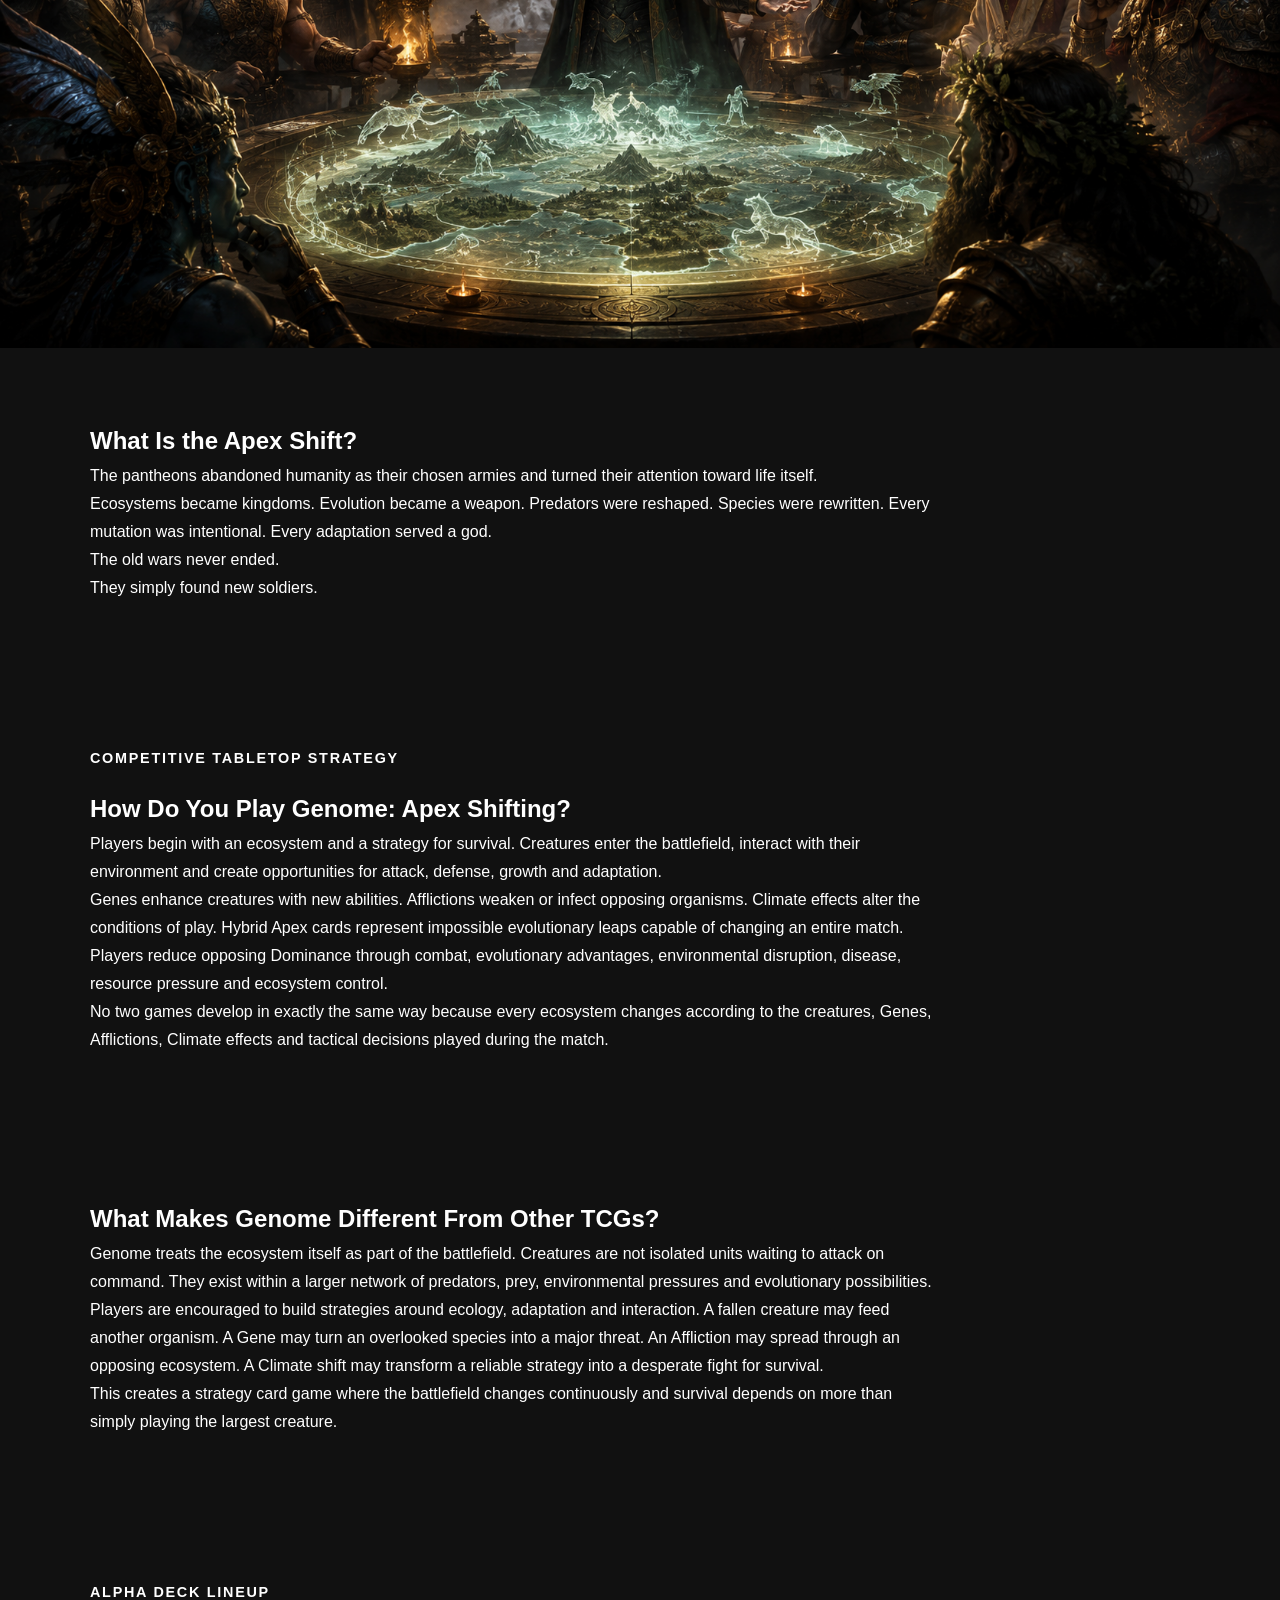
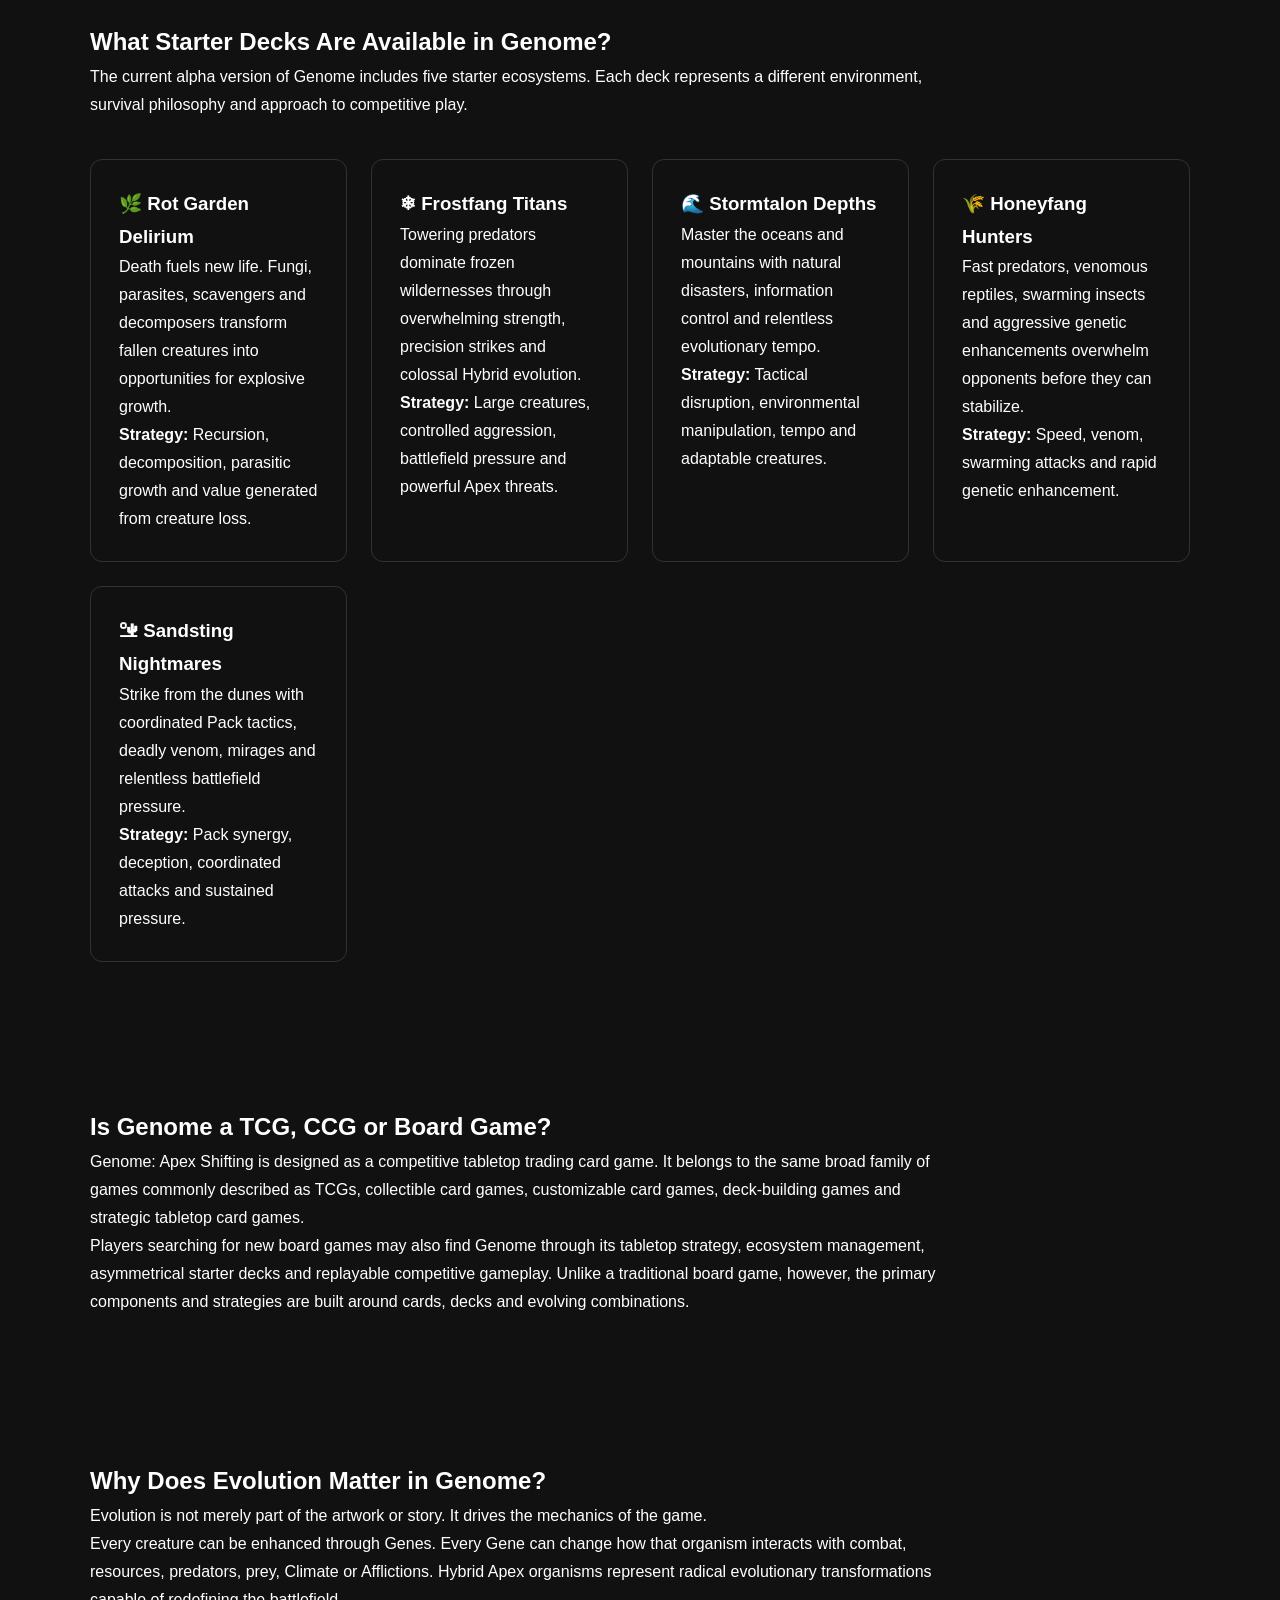
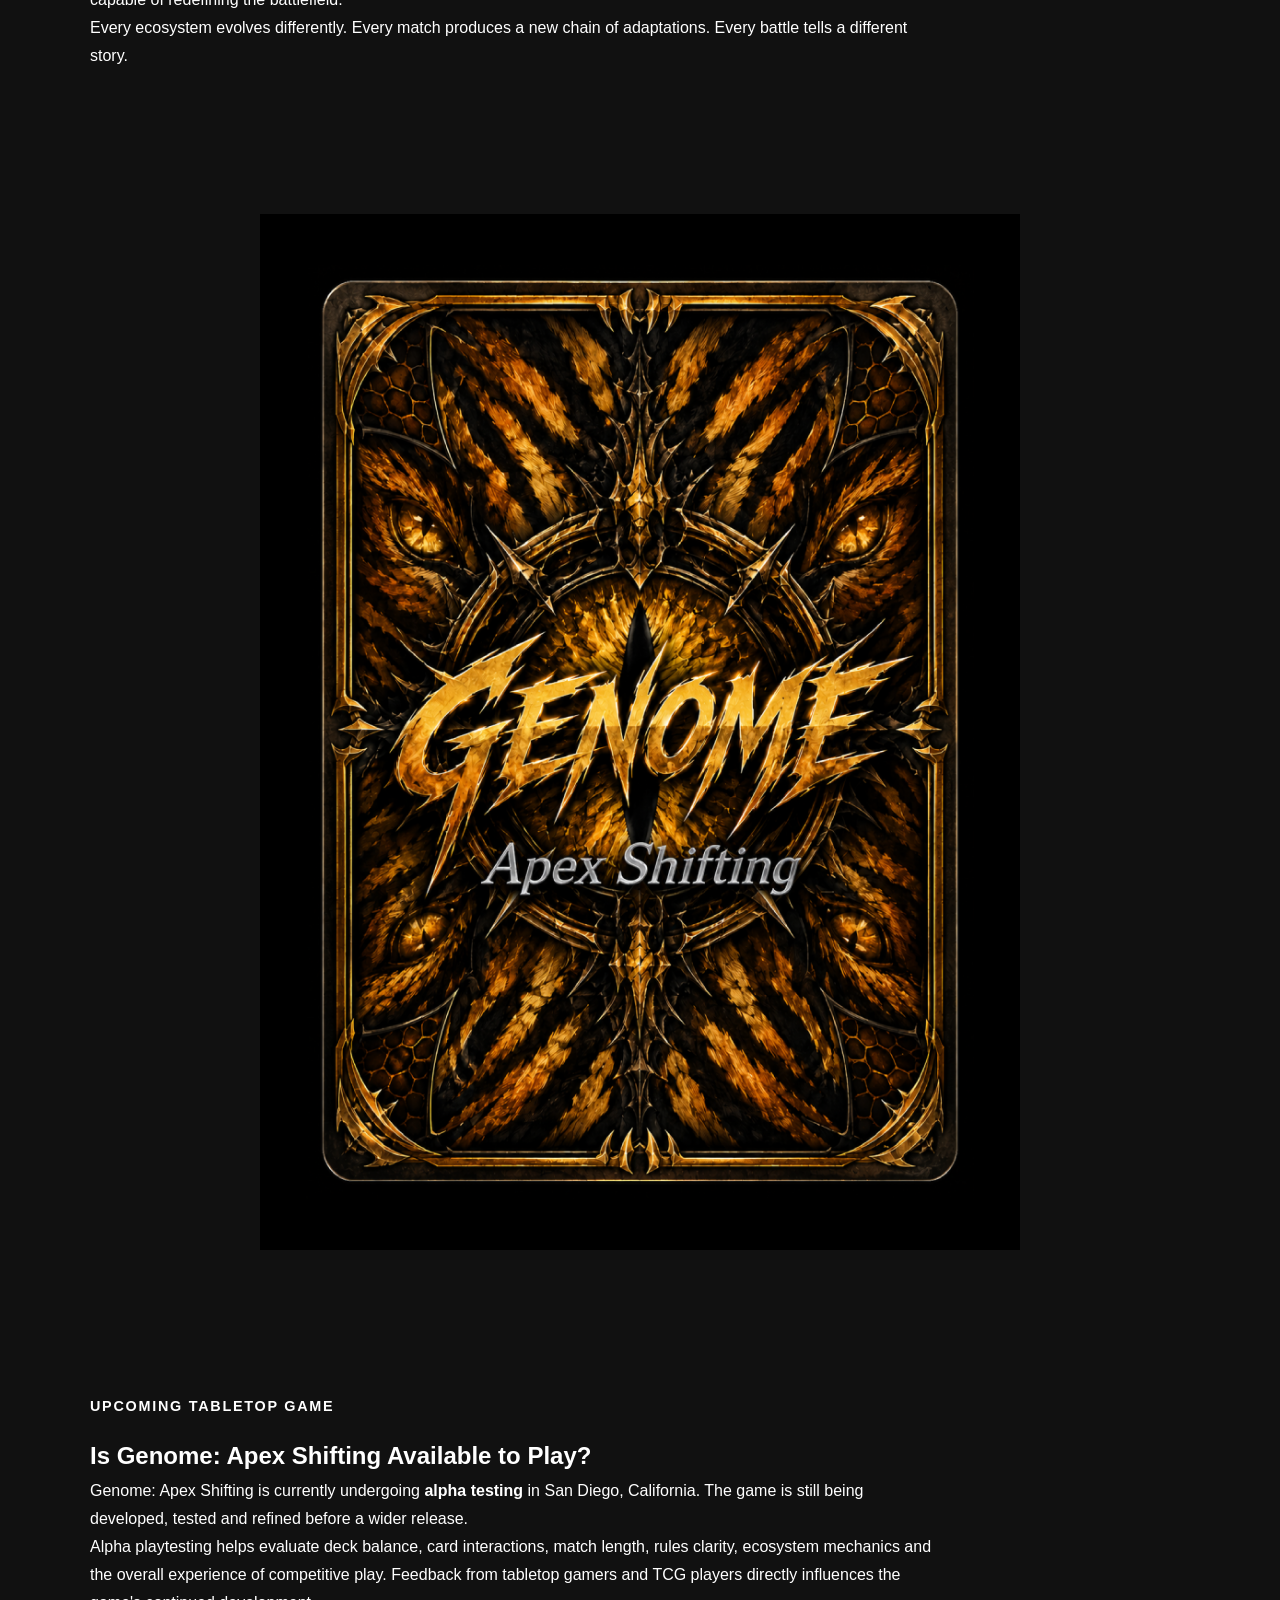
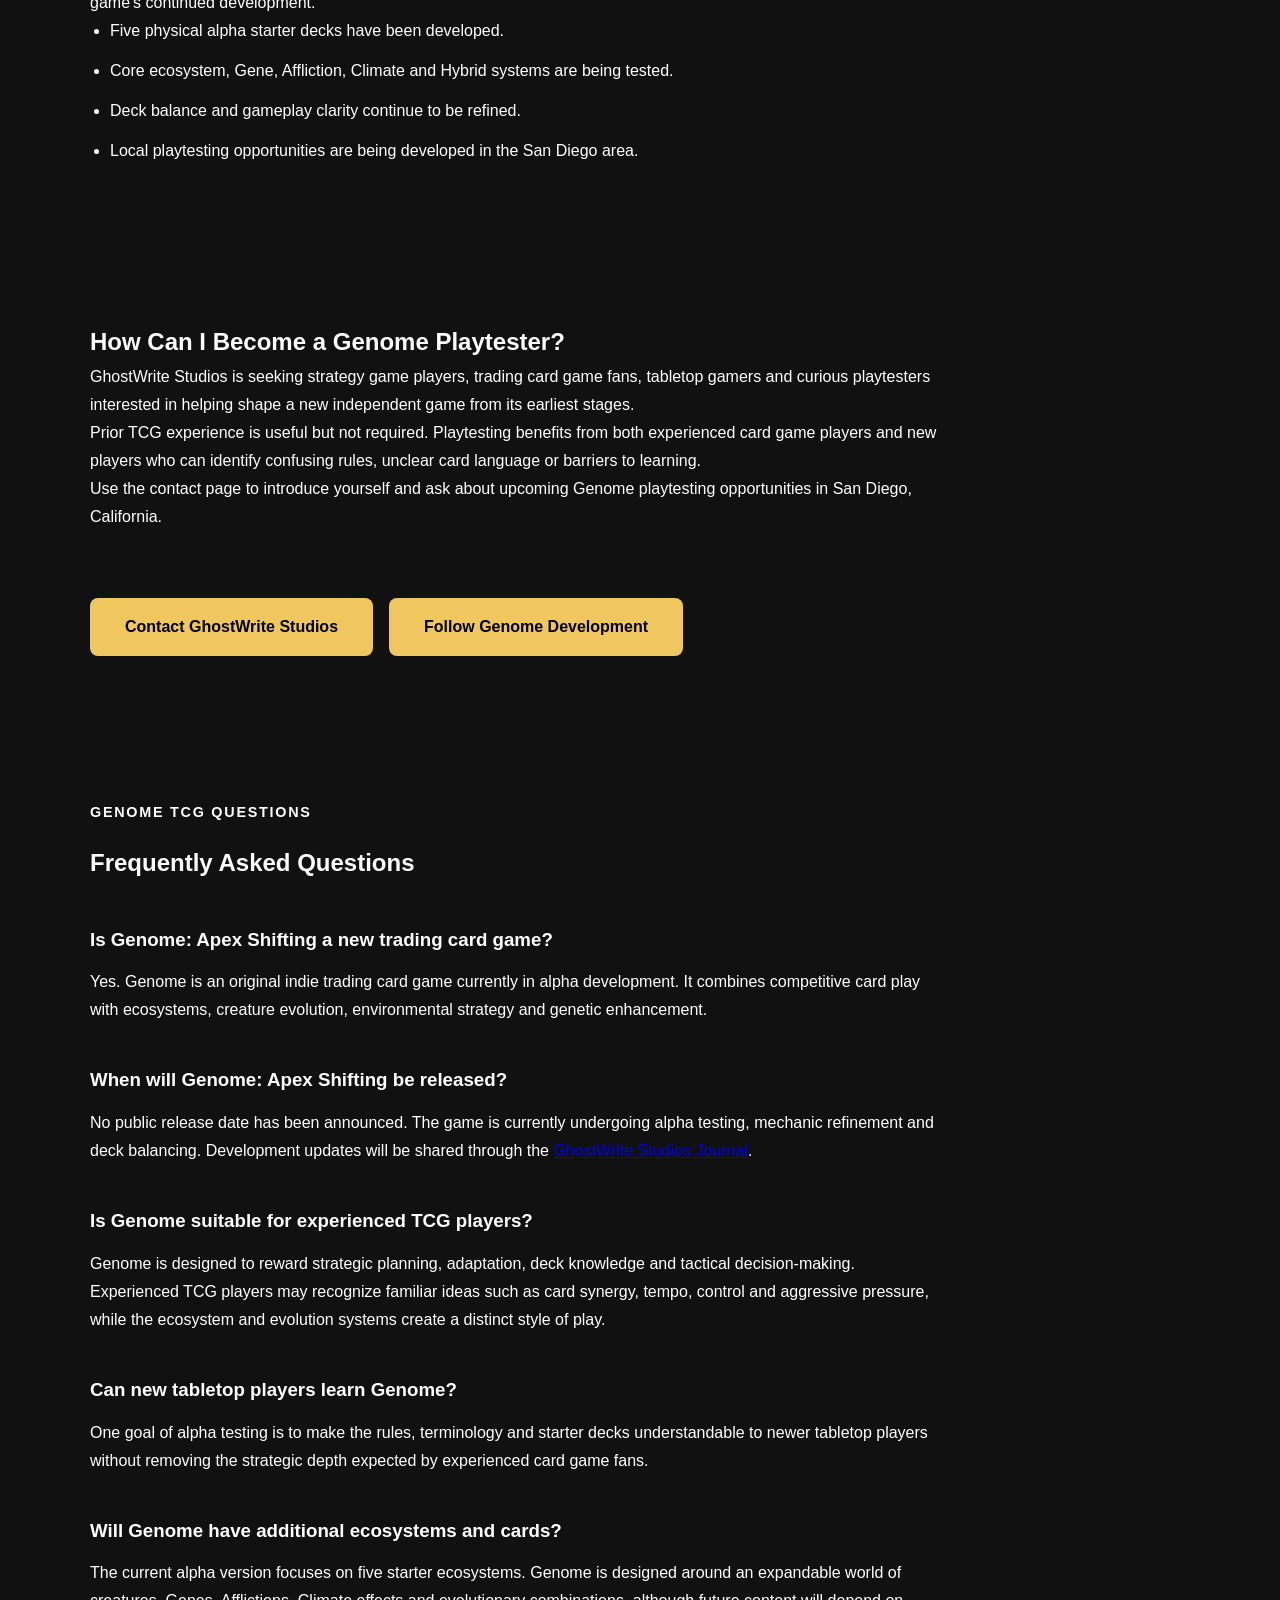
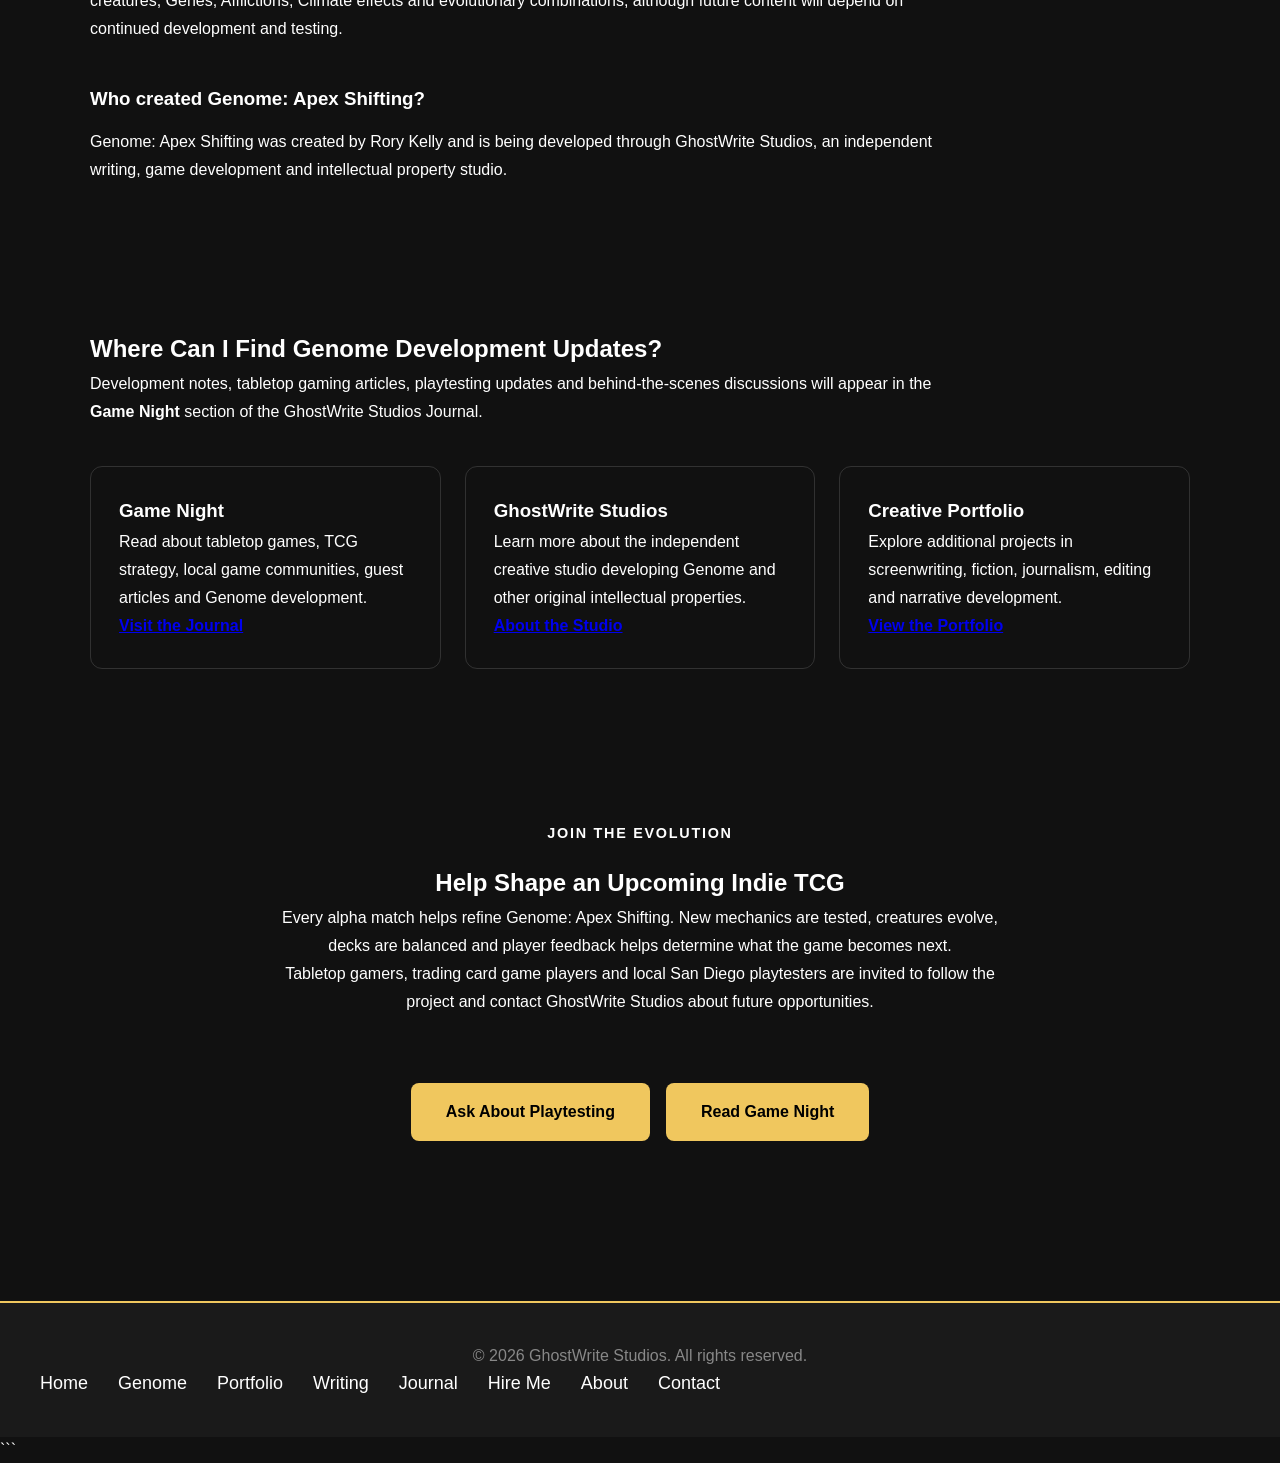
<file: pages/genome.html>
```html
<!DOCTYPE html>
<html lang="en">

<head>
    <meta charset="UTF-8">

    <meta
        name="viewport"
        content="width=device-width, initial-scale=1.0"
    >

    <title>
        Genome: Apex Shifting | New Trading Card Game and Strategy TCG
    </title>

    <meta
        name="description"
        content="Discover Genome: Apex Shifting, an upcoming indie trading card game and competitive tabletop strategy game featuring evolving creatures, ecosystems, Genes, Afflictions, Climate effects and Hybrid Apex predators. Currently in alpha playtesting in San Diego."
    >

    <meta
        name="keywords"
        content="Genome Apex Shifting, new trading card game, upcoming TCG, new TCG, indie trading card game, strategy card game, tabletop card game, collectible card game, competitive card game, new board game, upcoming board games, indie board game, tabletop strategy game, creature card game, evolution card game, ecosystem game, deck building game, tactical card game, card battler, alpha playtesting, tabletop game playtesting, San Diego board games, San Diego TCG, GhostWrite Studios"
    >

    <meta name="author" content="Rory Kelly">

    <meta name="robots" content="index, follow">

    <meta name="theme-color" content="#111111">

    <link
        rel="canonical"
        href="https://ghostwritestudios.com/pages/genome.html"
    >

    <link
        rel="stylesheet"
        href="../styles.css"
    >

    <meta
        property="og:type"
        content="website"
    >

    <meta
        property="og:site_name"
        content="GhostWrite Studios"
    >

    <meta
        property="og:title"
        content="Genome: Apex Shifting | Upcoming Indie Trading Card Game"
    >

    <meta
        property="og:description"
        content="Adapt, evolve and dominate in Genome: Apex Shifting, an upcoming competitive strategy card game built around ecosystems, evolving wildlife, genetic enhancements and Hybrid Apex predators."
    >

    <meta
        property="og:url"
        content="https://ghostwritestudios.com/pages/genome.html"
    >

    <meta
        property="og:image"
        content="https://ghostwritestudios.com/genomebanner.png"
    >

    <meta
        property="og:image:alt"
        content="Genome: Apex Shifting trading card game banner"
    >

    <meta
        name="twitter:card"
        content="summary_large_image"
    >

    <meta
        name="twitter:title"
        content="Genome: Apex Shifting | New Strategy TCG"
    >

    <meta
        name="twitter:description"
        content="Explore an upcoming indie trading card game where ecosystems become kingdoms and evolution becomes a weapon."
    >

    <meta
        name="twitter:image"
        content="https://ghostwritestudios.com/genomebanner.png"
    >

    <!--
        Page-specific spacing.
        These rules affect only the Genome page and do not require separate
        changes to the main stylesheet.
    -->
    <style>
        .genome-page {
            line-height: 1.75;
        }

        .genome-page section {
            width: min(1100px, calc(100% - 2rem));
            margin: 0 auto;
            padding: 4.5rem 0;
        }

        .genome-page .genome-hero {
            padding-top: 5.5rem;
            padding-bottom: 5.5rem;
            text-align: center;
        }

        .genome-page .genome-hero p {
            max-width: 800px;
            margin: 1.25rem auto 0;
        }

        .genome-page .eyebrow {
            margin-bottom: 1rem;
            font-size: 0.9rem;
            font-weight: 700;
            letter-spacing: 0.12em;
            text-transform: uppercase;
        }

        .genome-page .tagline {
            font-size: clamp(1.25rem, 3vw, 2rem);
            font-weight: 700;
        }

        .genome-page .section-intro {
            max-width: 800px;
            margin-bottom: 2rem;
        }

        .genome-page .lore p,
        .genome-page .gameplay p,
        .genome-page .faq p,
        .genome-page .playtesting p {
            max-width: 850px;
        }

        .genome-page .feature-grid,
        .genome-page .deck-grid,
        .genome-page .link-grid {
            display: grid;
            grid-template-columns: repeat(
                auto-fit,
                minmax(240px, 1fr)
            );
            gap: 1.5rem;
            margin-top: 2.5rem;
        }

        .genome-page .feature-card,
        .genome-page .deck-card,
        .genome-page .link-card {
            padding: 1.75rem;
            border: 1px solid rgba(127, 127, 127, 0.3);
            border-radius: 0.75rem;
        }

        .genome-page .feature-card h3,
        .genome-page .deck-card h3,
        .genome-page .link-card h3 {
            margin-top: 0;
        }

        .genome-page .image-section {
            width: 100%;
            max-width: none;
            padding: 0;
        }

        .genome-page .image-section img {
            display: block;
            width: 100%;
            height: auto;
        }

        .genome-page .contained-image {
            text-align: center;
        }

        .genome-page .contained-image img {
            display: block;
            width: min(100%, 760px);
            height: auto;
            margin: 0 auto;
        }

        .genome-page .button-row {
            display: flex;
            flex-wrap: wrap;
            gap: 1rem;
            margin-top: 2rem;
        }

        .genome-page .centered-buttons {
            justify-content: center;
        }

        .genome-page .text-link {
            font-weight: 700;
        }

        .genome-page .status-list {
            max-width: 800px;
            padding-left: 1.25rem;
        }

        .genome-page .status-list li {
            margin-bottom: 0.75rem;
        }

        .genome-page .faq-item {
            max-width: 850px;
            margin-top: 2.5rem;
        }

        .genome-page .faq-item h3 {
            margin-bottom: 0.75rem;
        }

        .genome-page .closing-cta {
            padding-top: 5rem;
            padding-bottom: 5rem;
            text-align: center;
        }

        .genome-page .closing-cta p {
            max-width: 760px;
            margin-right: auto;
            margin-left: auto;
        }

        @media (max-width: 700px) {
            .genome-page section {
                padding-top: 3.25rem;
                padding-bottom: 3.25rem;
            }

            .genome-page .genome-hero {
                padding-top: 4rem;
                padding-bottom: 4rem;
            }

            .genome-page .button-row {
                flex-direction: column;
            }

            .genome-page .button-row .button {
                text-align: center;
            }
        }
    </style>

    <!-- Google tag (gtag.js) -->
    <script
        async
        src="https://www.googletagmanager.com/gtag/js?id=G-5FK2X831EN">
    </script>

    <script>
        window.dataLayer = window.dataLayer || [];

        function gtag() {
            window.dataLayer.push(arguments);
        }

        gtag("js", new Date());
        gtag("config", "G-5FK2X831EN");
    </script>

    <script type="application/ld+json">
    {
        "@context": "https://schema.org",
        "@type": "Product",
        "name": "Genome: Apex Shifting",
        "alternateName": "Genome TCG",
        "url": "https://ghostwritestudios.com/pages/genome.html",
        "image": [
            "https://ghostwritestudios.com/genomebanner.png",
            "https://ghostwritestudios.com/CARDBACK2.png"
        ],
        "description": "Genome: Apex Shifting is an upcoming competitive trading card game and tabletop strategy game in which players build ecosystems, deploy creatures, splice Genes, spread Afflictions, manipulate Climate and evolve Hybrid Apex predators.",
        "category": [
            "Trading Card Game",
            "Strategy Card Game",
            "Tabletop Game",
            "Competitive Card Game",
            "Indie Board Game"
        ],
        "audience": {
            "@type": "Audience",
            "audienceType": [
                "Trading card game players",
                "Tabletop strategy gamers",
                "Board game players",
                "TCG playtesters"
            ]
        },
        "brand": {
            "@type": "Brand",
            "name": "GhostWrite Studios"
        },
        "manufacturer": {
            "@type": "Organization",
            "name": "GhostWrite Studios",
            "url": "https://ghostwritestudios.com/"
        }
    }
    </script>

    <script type="application/ld+json">
    {
        "@context": "https://schema.org",
        "@type": "FAQPage",
        "mainEntity": [
            {
                "@type": "Question",
                "name": "What is Genome: Apex Shifting?",
                "acceptedAnswer": {
                    "@type": "Answer",
                    "text": "Genome: Apex Shifting is an upcoming indie trading card game and competitive tabletop strategy game developed by GhostWrite Studios. Players build ecosystems, deploy creatures, splice Genes, spread Afflictions, alter the Climate and evolve Hybrid Apex predators."
                }
            },
            {
                "@type": "Question",
                "name": "How do you play Genome: Apex Shifting?",
                "acceptedAnswer": {
                    "@type": "Answer",
                    "text": "Players create and defend evolving ecosystems while using creatures, Genes, Afflictions, Climate effects and Hybrid Apex predators. The primary objective is to reduce the opposing player's Dominance to zero."
                }
            },
            {
                "@type": "Question",
                "name": "Is Genome a trading card game or a board game?",
                "acceptedAnswer": {
                    "@type": "Answer",
                    "text": "Genome is a competitive tabletop trading card game. It may also appeal to players searching for strategic board games, collectible card games, deck-building experiences and creature-based tabletop games."
                }
            },
            {
                "@type": "Question",
                "name": "What makes Genome different from other trading card games?",
                "acceptedAnswer": {
                    "@type": "Answer",
                    "text": "Genome treats evolution and ecology as core gameplay systems. Players manage ecosystems, enhance creatures with Genes, spread Afflictions, manipulate environmental conditions and create powerful Hybrid Apex organisms."
                }
            },
            {
                "@type": "Question",
                "name": "Is Genome: Apex Shifting available to play?",
                "acceptedAnswer": {
                    "@type": "Answer",
                    "text": "Genome: Apex Shifting is currently in alpha development and playtesting in San Diego, California. Interested tabletop and trading card game players may contact GhostWrite Studios for information about future playtesting opportunities."
                }
            },
            {
                "@type": "Question",
                "name": "What starter decks are available in Genome?",
                "acceptedAnswer": {
                    "@type": "Answer",
                    "text": "The current alpha game includes five starter ecosystems: Rot Garden Delirium, Frostfang Titans, Stormtalon Depths, Honeyfang Hunters and Sandsting Nightmares."
                }
            }
        ]
    }
    </script>

    <script type="application/ld+json">
    {
        "@context": "https://schema.org",
        "@type": "BreadcrumbList",
        "itemListElement": [
            {
                "@type": "ListItem",
                "position": 1,
                "name": "Home",
                "item": "https://ghostwritestudios.com/"
            },
            {
                "@type": "ListItem",
                "position": 2,
                "name": "Genome: Apex Shifting",
                "item": "https://ghostwritestudios.com/pages/genome.html"
            }
        ]
    }
    </script>
</head>

<body>

    <header>

        <a
            href="../index.html"
            aria-label="GhostWrite Studios home"
        >
            <img
                class="logo"
                src="../GhostwriteStudios.png"
                alt="GhostWrite Studios logo"
            >
        </a>

        <nav aria-label="Main navigation">
            <a href="../index.html">Home</a>

            <a
                href="genome.html"
                aria-current="page"
            >
                Genome
            </a>

            <a href="portfolio.html">Portfolio</a>
            <a href="writing.html">Writing</a>
            <a href="journal.html">Journal</a>
            <a href="hireme.html">Hire Me</a>
            <a href="about.html">About</a>
            <a href="contact.html">Contact</a>
        </nav>

    </header>

    <div class="genome-page">

        <section
            class="image-section"
            aria-label="Genome: Apex Shifting banner"
        >
            <img
                src="../genomebanner.png"
                alt="Genome: Apex Shifting, an upcoming indie trading card game by GhostWrite Studios"
                width="1600"
                height="600"
                fetchpriority="high"
            >
        </section>

        <main>

            <section class="genome-hero">

                <p class="eyebrow">
                    Upcoming Indie Trading Card Game
                </p>

                <h1>
                    Genome: Apex Shifting
                </h1>

                <p class="tagline">
                    Adapt. Evolve. Dominate.
                </p>

                <p>
                    <strong>Genome: Apex Shifting</strong> is a new
                    competitive trading card game and tabletop strategy game
                    currently in alpha development by GhostWrite Studios.
                </p>

                <p>
                    Build a living ecosystem, deploy powerful creatures,
                    splice genetic enhancements, spread devastating
                    Afflictions, manipulate the Climate and evolve ordinary
                    wildlife into legendary Hybrid Apex predators.
                </p>

                <div class="button-row centered-buttons">

                    <a
                        href="#about-genome"
                        class="button"
                    >
                        Discover the Game
                    </a>

                    <a
                        href="contact.html"
                        class="button button-secondary"
                    >
                        Apply to Playtest
                    </a>

                </div>

            </section>

            <section
                class="image-section"
                aria-label="Evolution artwork from Genome"
            >
                <img
                    src="../lucidbanner.png"
                    alt="Evolution-themed artwork for Genome: Apex Shifting"
                    width="1600"
                    height="600"
                    loading="lazy"
                >
            </section>

            <section
                class="gameplay"
                id="about-genome"
            >

                <p class="eyebrow">
                    New TCG in Development
                </p>

                <h2>
                    What Is Genome: Apex Shifting?
                </h2>

                <p class="section-intro">
                    Genome: Apex Shifting is an upcoming indie trading card
                    game built around evolution, ecology and competitive
                    strategy. Players command entire ecosystems rather than
                    relying on a single species, faction or hero.
                </p>

                <p>
                    Each player develops an ecosystem filled with creatures,
                    predators, prey, environmental effects and evolutionary
                    possibilities. Genes can strengthen existing organisms.
                    Afflictions can destabilize an opposing ecosystem.
                    Climate cards can transform the battlefield. Hybrid cards
                    can combine evolutionary paths into powerful Apex
                    organisms.
                </p>

                <p>
                    The primary objective is to reduce your opponent's
                    <strong>Dominance</strong> to zero. How you accomplish that
                    depends on the ecosystem you build and the evolutionary
                    strategy you choose.
                </p>

                <div class="feature-grid">

                    <article class="feature-card">

                        <h3>Build an Ecosystem</h3>

                        <p>
                            Develop a functioning network of creatures,
                            resources, predators and survival strategies.
                        </p>

                    </article>

                    <article class="feature-card">

                        <h3>Splice Powerful Genes</h3>

                        <p>
                            Enhance creatures with new genetic traits,
                            abilities and evolutionary advantages.
                        </p>

                    </article>

                    <article class="feature-card">

                        <h3>Spread Afflictions</h3>

                        <p>
                            Infect enemy creatures and disrupt the balance of
                            opposing ecosystems.
                        </p>

                    </article>

                    <article class="feature-card">

                        <h3>Manipulate the Climate</h3>

                        <p>
                            Change environmental conditions and force both
                            players to adapt their strategies.
                        </p>

                    </article>

                    <article class="feature-card">

                        <h3>Create Hybrid Apex Predators</h3>

                        <p>
                            Combine evolutionary traits to unleash organisms
                            capable of reshaping the battlefield.
                        </p>

                    </article>

                    <article class="feature-card">

                        <h3>Destroy Enemy Dominance</h3>

                        <p>
                            Win through aggression, adaptation, disease,
                            attrition or overwhelming evolutionary pressure.
                        </p>

                    </article>

                </div>

            </section>

            <section class="lore">

                <p class="eyebrow">
                    The World Behind the Cards
                </p>

                <h2>
                    What Is the Story of Genome?
                </h2>

                <p class="tagline">
                    Before mankind ruled the Earth, the gods ruled mankind.
                </p>

                <p>
                    Long before recorded history, the gods did not wage war
                    against one another directly. Instead, they chose human
                    champions. Entire civilizations became extensions of
                    divine ambition.
                </p>

                <p>
                    Odin rallied the Vikings. Zeus commanded the Greeks.
                    Tyr and Ares each forged warriors in their own image.
                    Ra watched over Egypt. Amaterasu guided Japan. Every
                    pantheon cultivated its people, believing its followers
                    would one day establish the dominant civilization of the
                    world.
                </p>

                <p>
                    Every conquest, every crusade and every empire became
                    another move in a game played by immortal hands.
                </p>

            </section>

            <section class="lore">

                <h2>
                    Why Did the Gods Abandon Humanity?
                </h2>

                <p>
                    Time changed mankind.
                </p>

                <p>
                    Humanity grew independent. Faith weakened. Nations stopped
                    belonging to gods and began belonging to themselves.
                    People no longer marched because Odin commanded them.
                    They marched because kings demanded it. They no longer
                    sacrificed for Zeus. They questioned him.
                </p>

                <p>
                    The gods had not lost their power.
                </p>

                <p>
                    They had lost their influence.
                </p>

            </section>

            <section class="lore">

                <h2>
                    What Was Loki's Proposal?
                </h2>

                <p>
                    It was Loki who first spoke the idea aloud.
                </p>

                <p>
                    If humanity had become too unpredictable, why continue
                    relying upon it?
                </p>

                <p>
                    Why wage wars through creatures capable of doubt,
                    rebellion and free will when evolution itself could
                    become the battlefield?
                </p>

                <p>
                    The other gods laughed.
                </p>

                <p>
                    Then they listened.
                </p>

            </section>

            <section
                class="image-section"
                aria-label="Loki proposes a new battlefield"
            >
                <img
                    src="../Lokisproposal.png"
                    alt="Loki proposes using evolution as a battlefield in Genome: Apex Shifting"
                    width="1600"
                    height="900"
                    loading="lazy"
                >
            </section>

            <section class="lore">

                <h2>
                    What Is the Apex Shift?
                </h2>

                <p>
                    The pantheons abandoned humanity as their chosen armies
                    and turned their attention toward life itself.
                </p>

                <p>
                    Ecosystems became kingdoms. Evolution became a weapon.
                    Predators were reshaped. Species were rewritten. Every
                    mutation was intentional. Every adaptation served a god.
                </p>

                <p>
                    The old wars never ended.
                </p>

                <p>
                    They simply found new soldiers.
                </p>

            </section>

            <section class="gameplay">

                <p class="eyebrow">
                    Competitive Tabletop Strategy
                </p>

                <h2>
                    How Do You Play Genome: Apex Shifting?
                </h2>

                <p>
                    Players begin with an ecosystem and a strategy for
                    survival. Creatures enter the battlefield, interact with
                    their environment and create opportunities for attack,
                    defense, growth and adaptation.
                </p>

                <p>
                    Genes enhance creatures with new abilities. Afflictions
                    weaken or infect opposing organisms. Climate effects alter
                    the conditions of play. Hybrid Apex cards represent
                    impossible evolutionary leaps capable of changing an
                    entire match.
                </p>

                <p>
                    Players reduce opposing Dominance through combat,
                    evolutionary advantages, environmental disruption,
                    disease, resource pressure and ecosystem control.
                </p>

                <p>
                    No two games develop in exactly the same way because every
                    ecosystem changes according to the creatures, Genes,
                    Afflictions, Climate effects and tactical decisions played
                    during the match.
                </p>

            </section>

            <section class="gameplay">

                <h2>
                    What Makes Genome Different From Other TCGs?
                </h2>

                <p>
                    Genome treats the ecosystem itself as part of the
                    battlefield. Creatures are not isolated units waiting to
                    attack on command. They exist within a larger network of
                    predators, prey, environmental pressures and evolutionary
                    possibilities.
                </p>

                <p>
                    Players are encouraged to build strategies around ecology,
                    adaptation and interaction. A fallen creature may feed
                    another organism. A Gene may turn an overlooked species
                    into a major threat. An Affliction may spread through an
                    opposing ecosystem. A Climate shift may transform a
                    reliable strategy into a desperate fight for survival.
                </p>

                <p>
                    This creates a strategy card game where the battlefield
                    changes continuously and survival depends on more than
                    simply playing the largest creature.
                </p>

            </section>

            <section class="gameplay">

                <p class="eyebrow">
                    Alpha Deck Lineup
                </p>

                <h2>
                    What Starter Decks Are Available in Genome?
                </h2>

                <p class="section-intro">
                    The current alpha version of Genome includes five starter
                    ecosystems. Each deck represents a different environment,
                    survival philosophy and approach to competitive play.
                </p>

                <div class="deck-grid">

                    <article class="deck-card">

                        <h3>
                            🌿 Rot Garden Delirium
                        </h3>

                        <p>
                            Death fuels new life. Fungi, parasites,
                            scavengers and decomposers transform fallen
                            creatures into opportunities for explosive
                            growth.
                        </p>

                        <p>
                            <strong>Strategy:</strong>
                            Recursion, decomposition, parasitic growth and
                            value generated from creature loss.
                        </p>

                    </article>

                    <article class="deck-card">

                        <h3>
                            ❄ Frostfang Titans
                        </h3>

                        <p>
                            Towering predators dominate frozen wildernesses
                            through overwhelming strength, precision strikes
                            and colossal Hybrid evolution.
                        </p>

                        <p>
                            <strong>Strategy:</strong>
                            Large creatures, controlled aggression,
                            battlefield pressure and powerful Apex threats.
                        </p>

                    </article>

                    <article class="deck-card">

                        <h3>
                            🌊 Stormtalon Depths
                        </h3>

                        <p>
                            Master the oceans and mountains with natural
                            disasters, information control and relentless
                            evolutionary tempo.
                        </p>

                        <p>
                            <strong>Strategy:</strong>
                            Tactical disruption, environmental manipulation,
                            tempo and adaptable creatures.
                        </p>

                    </article>

                    <article class="deck-card">

                        <h3>
                            🌾 Honeyfang Hunters
                        </h3>

                        <p>
                            Fast predators, venomous reptiles, swarming
                            insects and aggressive genetic enhancements
                            overwhelm opponents before they can stabilize.
                        </p>

                        <p>
                            <strong>Strategy:</strong>
                            Speed, venom, swarming attacks and rapid genetic
                            enhancement.
                        </p>

                    </article>

                    <article class="deck-card">

                        <h3>
                            🏜 Sandsting Nightmares
                        </h3>

                        <p>
                            Strike from the dunes with coordinated Pack
                            tactics, deadly venom, mirages and relentless
                            battlefield pressure.
                        </p>

                        <p>
                            <strong>Strategy:</strong>
                            Pack synergy, deception, coordinated attacks and
                            sustained pressure.
                        </p>

                    </article>

                </div>

            </section>

            <section class="gameplay">

                <h2>
                    Is Genome a TCG, CCG or Board Game?
                </h2>

                <p>
                    Genome: Apex Shifting is designed as a competitive
                    tabletop trading card game. It belongs to the same broad
                    family of games commonly described as TCGs, collectible
                    card games, customizable card games, deck-building games
                    and strategic tabletop card games.
                </p>

                <p>
                    Players searching for new board games may also find Genome
                    through its tabletop strategy, ecosystem management,
                    asymmetrical starter decks and replayable competitive
                    gameplay. Unlike a traditional board game, however, the
                    primary components and strategies are built around cards,
                    decks and evolving combinations.
                </p>

            </section>

            <section class="gameplay">

                <h2>
                    Why Does Evolution Matter in Genome?
                </h2>

                <p>
                    Evolution is not merely part of the artwork or story. It
                    drives the mechanics of the game.
                </p>

                <p>
                    Every creature can be enhanced through Genes. Every Gene
                    can change how that organism interacts with combat,
                    resources, predators, prey, Climate or Afflictions.
                    Hybrid Apex organisms represent radical evolutionary
                    transformations capable of redefining the battlefield.
                </p>

                <p>
                    Every ecosystem evolves differently. Every match produces
                    a new chain of adaptations. Every battle tells a different
                    story.
                </p>

            </section>

            <section class="contained-image">

                <img
                    src="../CARDBACK2.png"
                    alt="Card back design for the Genome: Apex Shifting trading card game"
                    width="760"
                    height="1064"
                    loading="lazy"
                >

            </section>

            <section class="playtesting">

                <p class="eyebrow">
                    Upcoming Tabletop Game
                </p>

                <h2>
                    Is Genome: Apex Shifting Available to Play?
                </h2>

                <p>
                    Genome: Apex Shifting is currently undergoing
                    <strong>alpha testing</strong> in San Diego, California.
                    The game is still being developed, tested and refined
                    before a wider release.
                </p>

                <p>
                    Alpha playtesting helps evaluate deck balance, card
                    interactions, match length, rules clarity, ecosystem
                    mechanics and the overall experience of competitive play.
                    Feedback from tabletop gamers and TCG players directly
                    influences the game's continued development.
                </p>

                <ul class="status-list">

                    <li>
                        Five physical alpha starter decks have been developed.
                    </li>

                    <li>
                        Core ecosystem, Gene, Affliction, Climate and Hybrid
                        systems are being tested.
                    </li>

                    <li>
                        Deck balance and gameplay clarity continue to be
                        refined.
                    </li>

                    <li>
                        Local playtesting opportunities are being developed in
                        the San Diego area.
                    </li>

                </ul>

            </section>

            <section class="playtesting">

                <h2>
                    How Can I Become a Genome Playtester?
                </h2>

                <p>
                    GhostWrite Studios is seeking strategy game players,
                    trading card game fans, tabletop gamers and curious
                    playtesters interested in helping shape a new independent
                    game from its earliest stages.
                </p>

                <p>
                    Prior TCG experience is useful but not required. Playtesting
                    benefits from both experienced card game players and new
                    players who can identify confusing rules, unclear card
                    language or barriers to learning.
                </p>

                <p>
                    Use the contact page to introduce yourself and ask about
                    upcoming Genome playtesting opportunities in San Diego,
                    California.
                </p>

                <div class="button-row">

                    <a
                        href="contact.html"
                        class="button"
                    >
                        Contact GhostWrite Studios
                    </a>

                    <a
                        href="journal.html"
                        class="button button-secondary"
                    >
                        Follow Genome Development
                    </a>

                </div>

            </section>

            <section class="faq">

                <p class="eyebrow">
                    Genome TCG Questions
                </p>

                <h2>
                    Frequently Asked Questions
                </h2>

                <article class="faq-item">

                    <h3>
                        Is Genome: Apex Shifting a new trading card game?
                    </h3>

                    <p>
                        Yes. Genome is an original indie trading card game
                        currently in alpha development. It combines competitive
                        card play with ecosystems, creature evolution,
                        environmental strategy and genetic enhancement.
                    </p>

                </article>

                <article class="faq-item">

                    <h3>
                        When will Genome: Apex Shifting be released?
                    </h3>

                    <p>
                        No public release date has been announced. The game is
                        currently undergoing alpha testing, mechanic refinement
                        and deck balancing. Development updates will be shared
                        through the
                        <a href="journal.html">GhostWrite Studios Journal</a>.
                    </p>

                </article>

                <article class="faq-item">

                    <h3>
                        Is Genome suitable for experienced TCG players?
                    </h3>

                    <p>
                        Genome is designed to reward strategic planning,
                        adaptation, deck knowledge and tactical decision-making.
                        Experienced TCG players may recognize familiar ideas
                        such as card synergy, tempo, control and aggressive
                        pressure, while the ecosystem and evolution systems
                        create a distinct style of play.
                    </p>

                </article>

                <article class="faq-item">

                    <h3>
                        Can new tabletop players learn Genome?
                    </h3>

                    <p>
                        One goal of alpha testing is to make the rules,
                        terminology and starter decks understandable to newer
                        tabletop players without removing the strategic depth
                        expected by experienced card game fans.
                    </p>

                </article>

                <article class="faq-item">

                    <h3>
                        Will Genome have additional ecosystems and cards?
                    </h3>

                    <p>
                        The current alpha version focuses on five starter
                        ecosystems. Genome is designed around an expandable
                        world of creatures, Genes, Afflictions, Climate effects
                        and evolutionary combinations, although future content
                        will depend on continued development and testing.
                    </p>

                </article>

                <article class="faq-item">

                    <h3>
                        Who created Genome: Apex Shifting?
                    </h3>

                    <p>
                        Genome: Apex Shifting was created by Rory Kelly and is
                        being developed through GhostWrite Studios, an
                        independent writing, game development and intellectual
                        property studio.
                    </p>

                </article>

            </section>

            <section class="gameplay">

                <h2>
                    Where Can I Find Genome Development Updates?
                </h2>

                <p>
                    Development notes, tabletop gaming articles, playtesting
                    updates and behind-the-scenes discussions will appear in
                    the <strong>Game Night</strong> section of the GhostWrite
                    Studios Journal.
                </p>

                <div class="link-grid">

                    <article class="link-card">

                        <h3>Game Night</h3>

                        <p>
                            Read about tabletop games, TCG strategy, local game
                            communities, guest articles and Genome development.
                        </p>

                        <a
                            href="journal.html"
                            class="text-link"
                        >
                            Visit the Journal
                        </a>

                    </article>

                    <article class="link-card">

                        <h3>GhostWrite Studios</h3>

                        <p>
                            Learn more about the independent creative studio
                            developing Genome and other original intellectual
                            properties.
                        </p>

                        <a
                            href="about.html"
                            class="text-link"
                        >
                            About the Studio
                        </a>

                    </article>

                    <article class="link-card">

                        <h3>Creative Portfolio</h3>

                        <p>
                            Explore additional projects in screenwriting,
                            fiction, journalism, editing and narrative
                            development.
                        </p>

                        <a
                            href="portfolio.html"
                            class="text-link"
                        >
                            View the Portfolio
                        </a>

                    </article>

                </div>

            </section>

            <section class="closing-cta">

                <p class="eyebrow">
                    Join the Evolution
                </p>

                <h2>
                    Help Shape an Upcoming Indie TCG
                </h2>

                <p>
                    Every alpha match helps refine Genome: Apex Shifting.
                    New mechanics are tested, creatures evolve, decks are
                    balanced and player feedback helps determine what the game
                    becomes next.
                </p>

                <p>
                    Tabletop gamers, trading card game players and local San
                    Diego playtesters are invited to follow the project and
                    contact GhostWrite Studios about future opportunities.
                </p>

                <div class="button-row centered-buttons">

                    <a
                        href="contact.html"
                        class="button"
                    >
                        Ask About Playtesting
                    </a>

                    <a
                        href="journal.html"
                        class="button button-secondary"
                    >
                        Read Game Night
                    </a>

                </div>

            </section>

        </main>

    </div>

    <footer>

        <p>
            &copy; 2026 GhostWrite Studios. All rights reserved.
        </p>

        <nav aria-label="Footer navigation">
            <a href="../index.html">Home</a>
            <a href="genome.html">Genome</a>
            <a href="portfolio.html">Portfolio</a>
            <a href="writing.html">Writing</a>
            <a href="journal.html">Journal</a>
            <a href="hireme.html">Hire Me</a>
            <a href="about.html">About</a>
            <a href="contact.html">Contact</a>
        </nav>

    </footer>

</body>

</html>
```
</file>
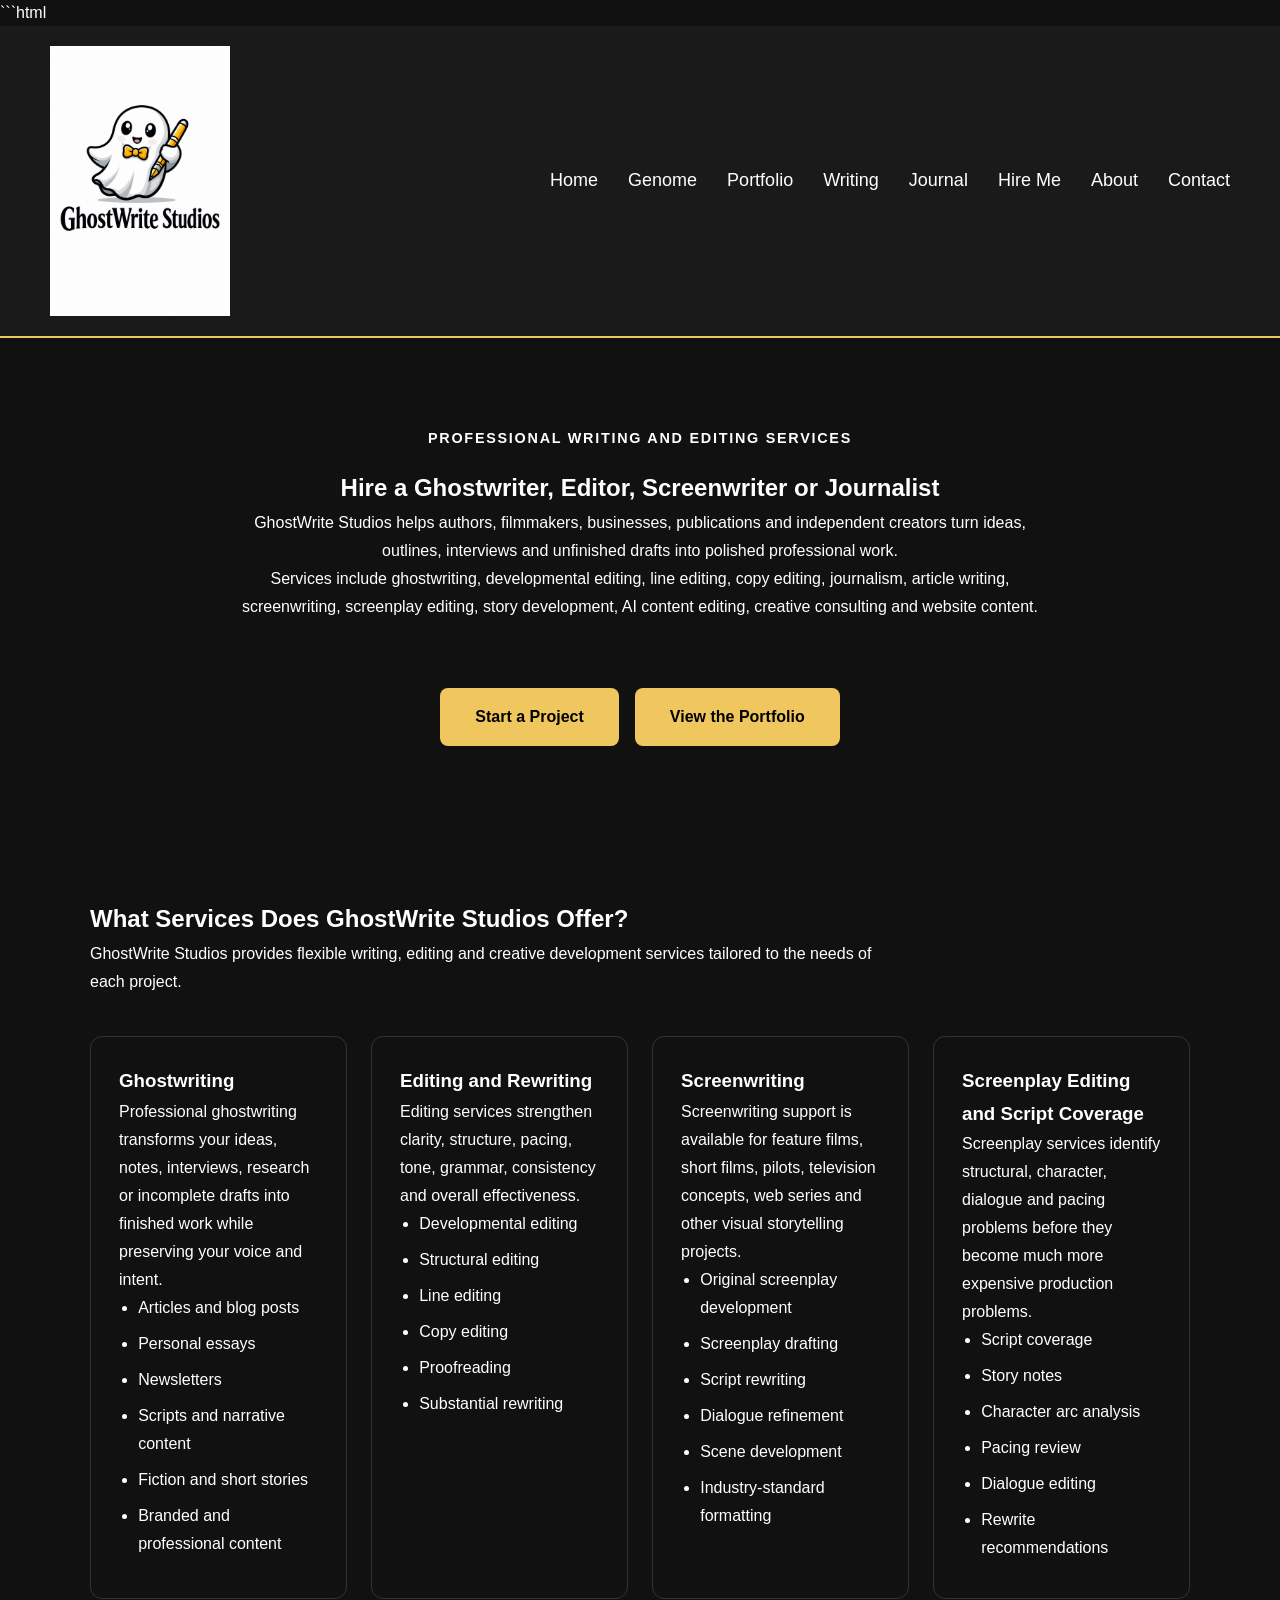
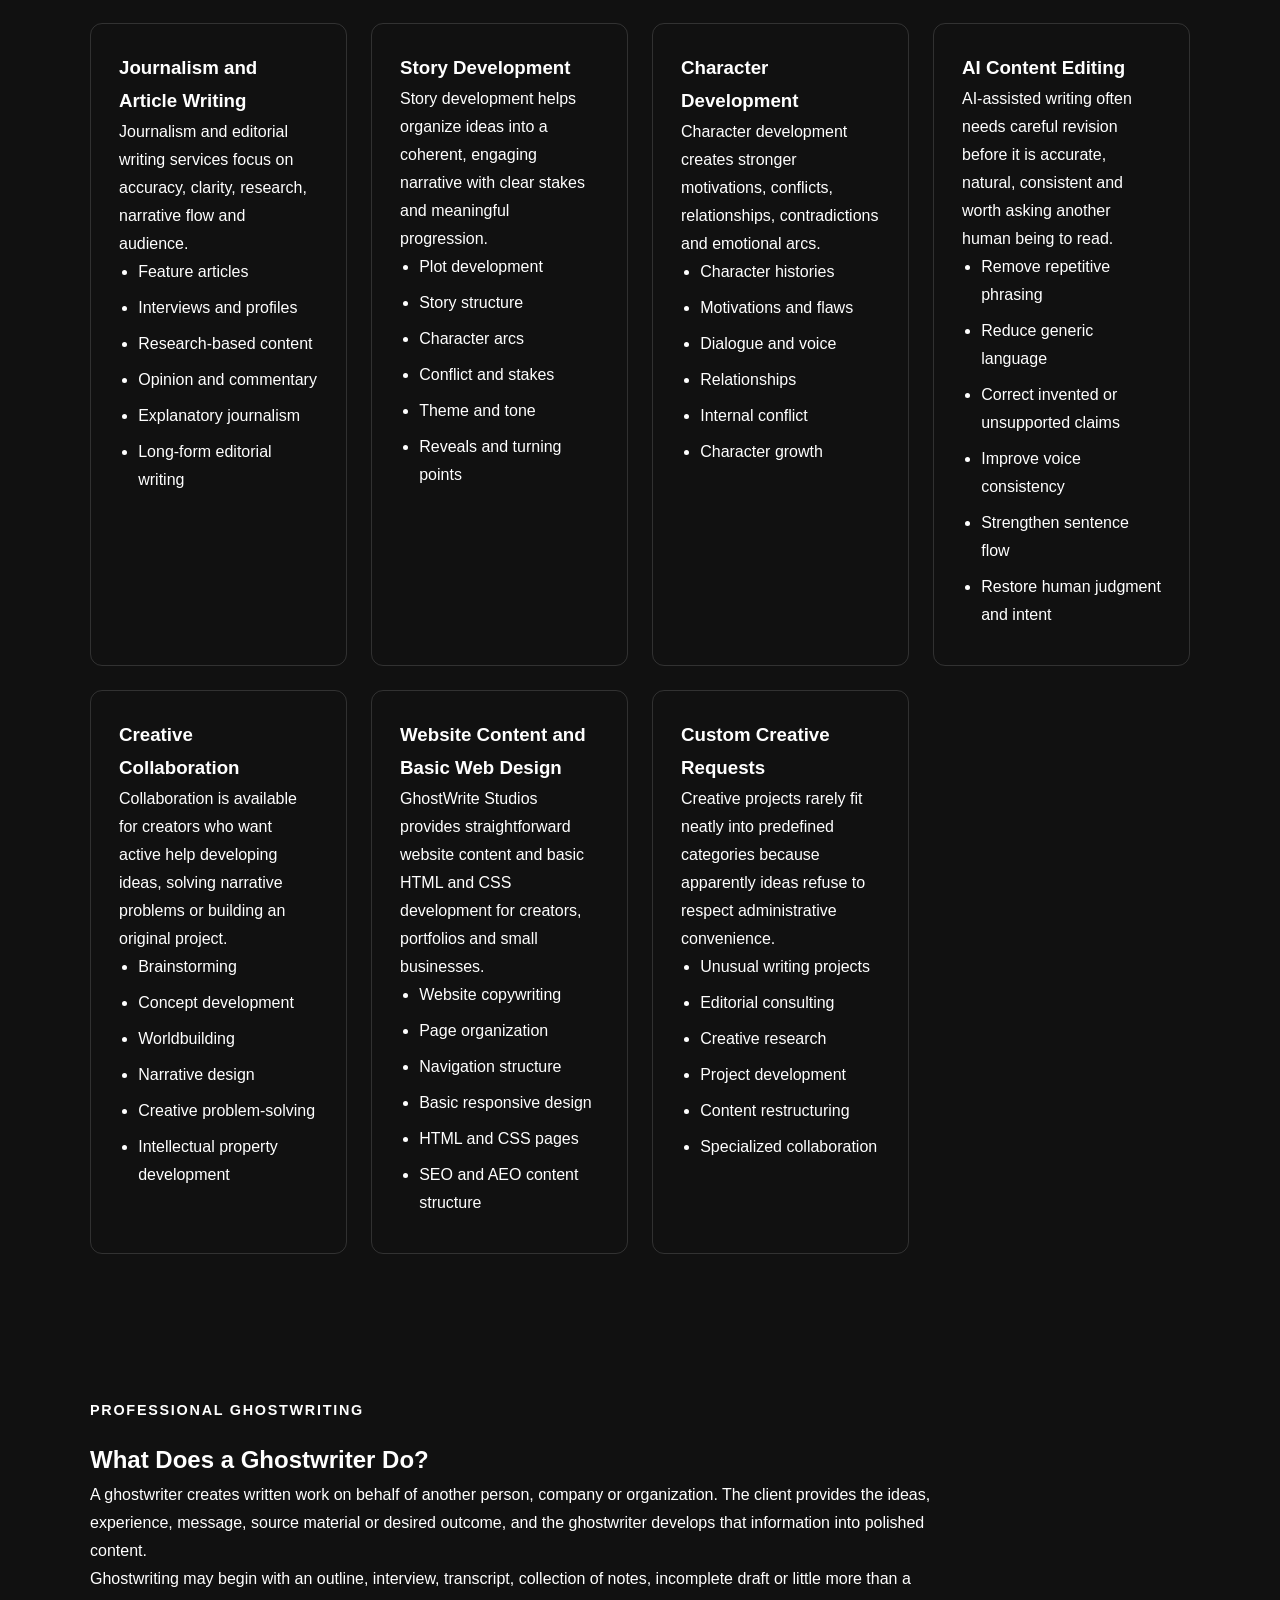
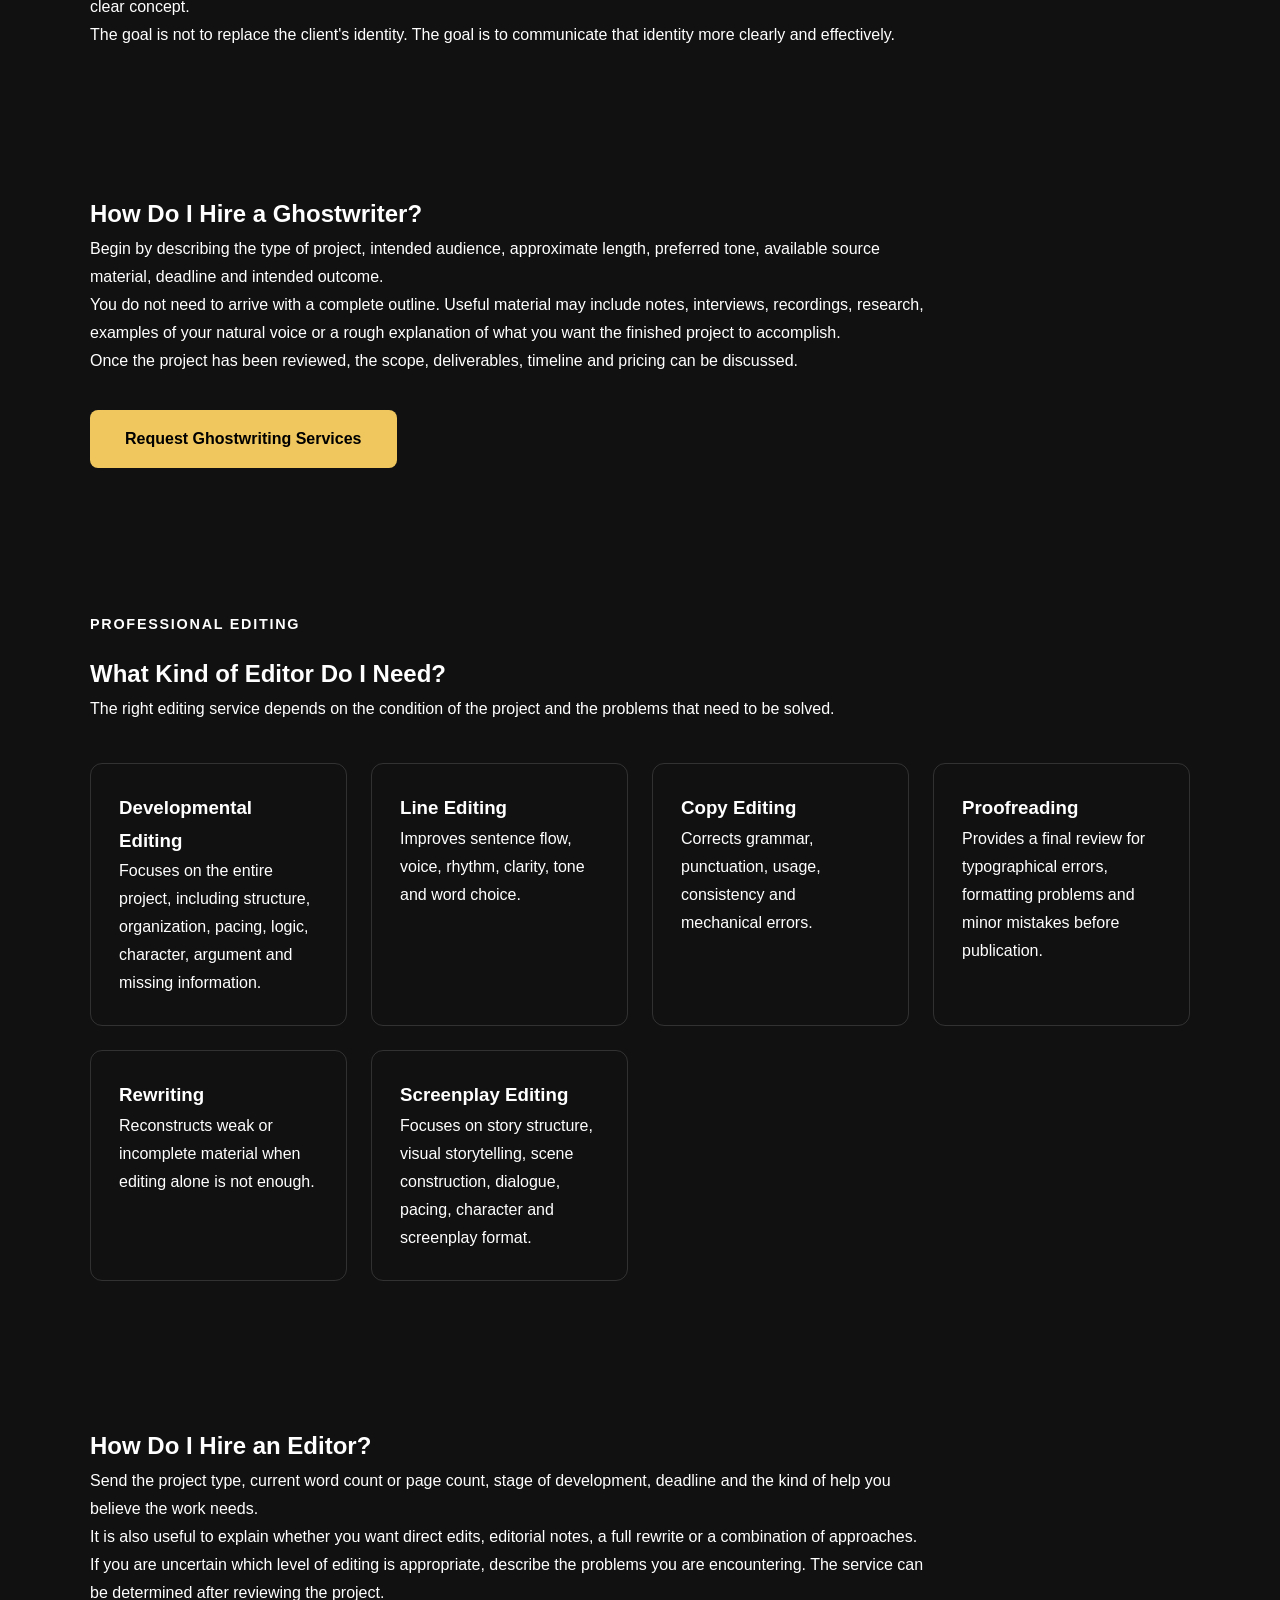
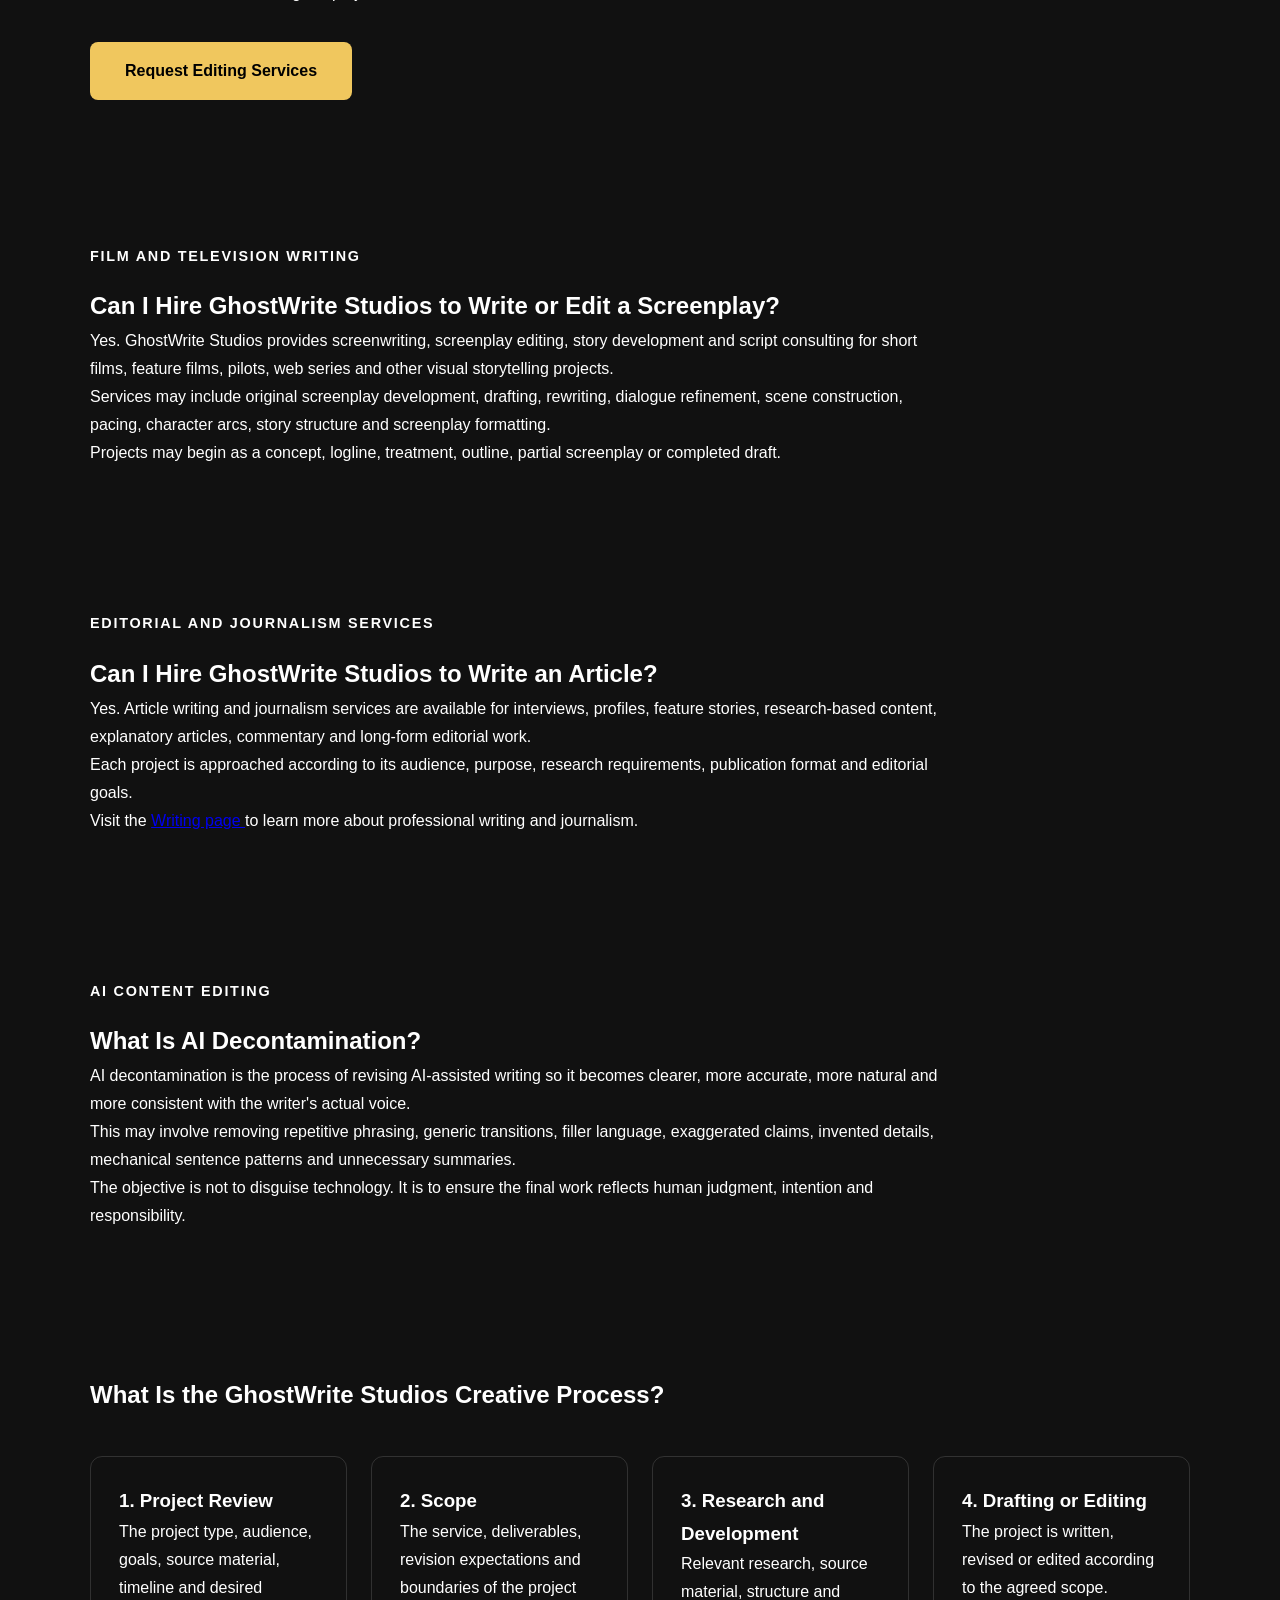
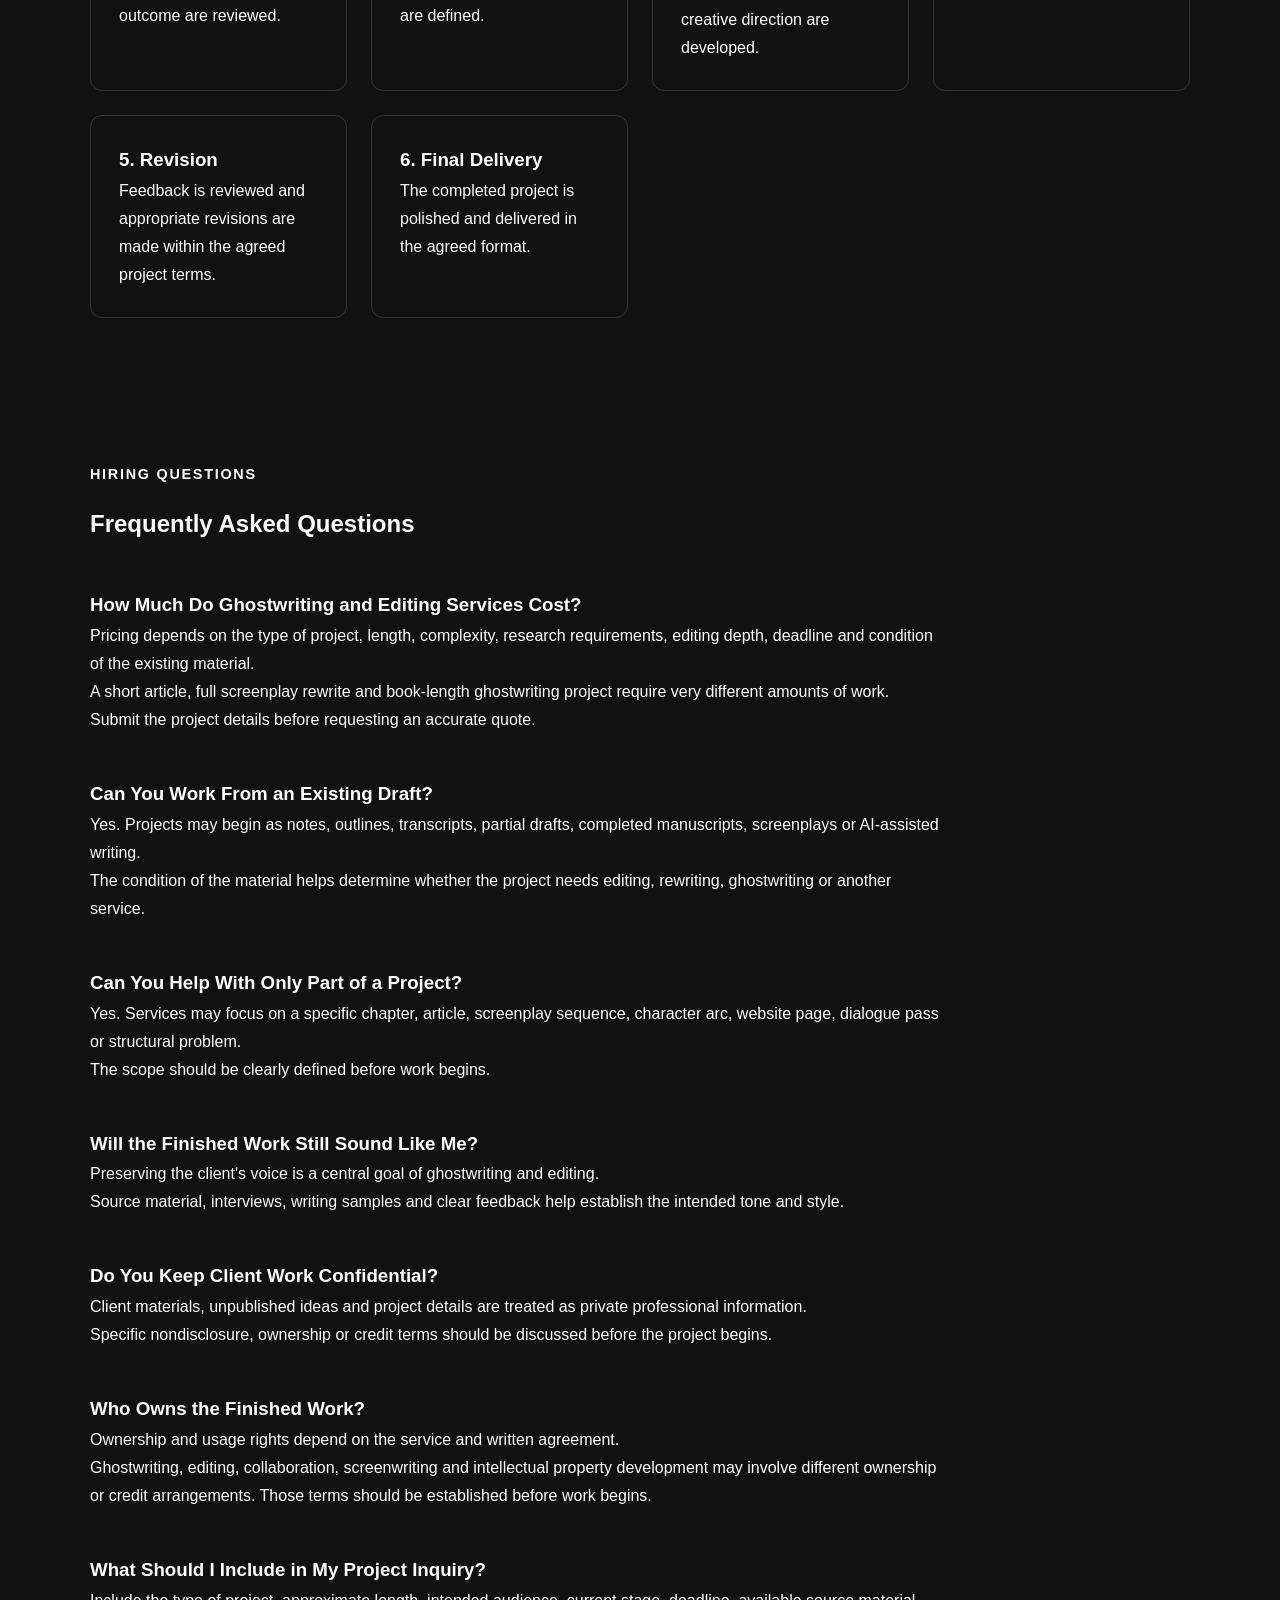
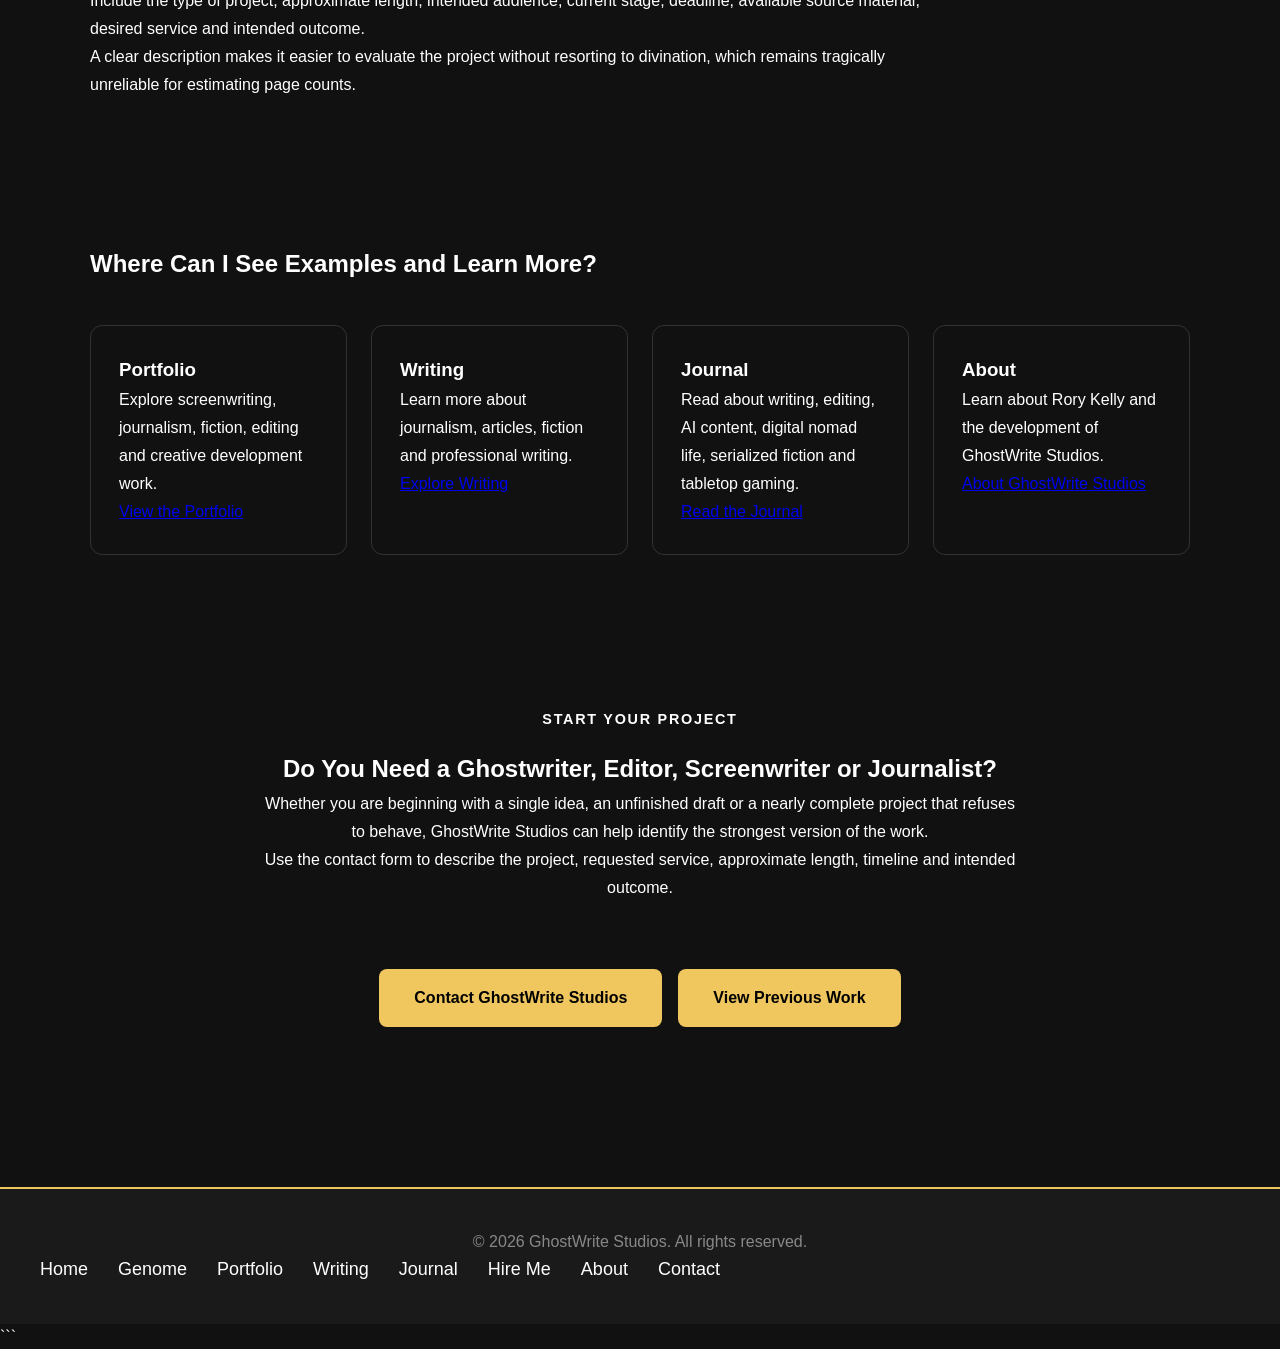
<file: pages/hireme.html>
```html
<!DOCTYPE html>
<html lang="en">

<head>
    <meta charset="UTF-8">

    <meta
        name="viewport"
        content="width=device-width, initial-scale=1.0"
    >

    <title>
        Hire a Ghostwriter, Editor, Screenwriter or Journalist | GhostWrite Studios
    </title>

    <meta
        name="description"
        content="Hire GhostWrite Studios for professional ghostwriting, editing, screenwriting, journalism, article writing, story development, AI content editing, screenplay help, creative consulting and web content."
    >

    <meta
        name="keywords"
        content="hire a ghostwriter, professional ghostwriter, ghostwriting services, hire an editor, freelance editor, developmental editing, line editing, copy editing, proofreading, hire a screenwriter, screenplay editor, script doctor, script coverage, journalism services, freelance journalist, article writer, feature writer, story development, character development, AI content editing, AI decontamination, creative consultant, web content writer, website copywriting"
    >

    <meta name="author" content="Rory Kelly">

    <meta name="robots" content="index, follow">

    <link
        rel="canonical"
        href="https://ghostwritestudios.com/pages/hireme.html"
    >

    <link
        rel="stylesheet"
        href="../styles.css"
    >

    <meta
        property="og:type"
        content="website"
    >

    <meta
        property="og:site_name"
        content="GhostWrite Studios"
    >

    <meta
        property="og:title"
        content="Hire a Ghostwriter, Editor, Screenwriter or Journalist"
    >

    <meta
        property="og:description"
        content="Professional ghostwriting, editing, journalism, screenwriting, story development and creative consulting from GhostWrite Studios."
    >

    <meta
        property="og:url"
        content="https://ghostwritestudios.com/pages/hireme.html"
    >

    <meta
        property="og:image"
        content="https://ghostwritestudios.com/GhostwriteStudios.png"
    >

    <meta
        property="og:image:alt"
        content="GhostWrite Studios logo"
    >

    <meta
        name="twitter:card"
        content="summary_large_image"
    >

    <meta
        name="twitter:title"
        content="Hire GhostWrite Studios"
    >

    <meta
        name="twitter:description"
        content="Hire a professional ghostwriter, editor, screenwriter, journalist or creative consultant."
    >

    <meta
        name="twitter:image"
        content="https://ghostwritestudios.com/GhostwriteStudios.png"
    >

    <style>
        .hire-page {
            line-height: 1.75;
        }

        .hire-page section {
            width: min(1100px, calc(100% - 2rem));
            margin: 0 auto;
            padding: 4.5rem 0;
        }

        .hire-page .hire-hero {
            padding-top: 5.5rem;
            padding-bottom: 5rem;
            text-align: center;
        }

        .hire-page .hire-hero p {
            max-width: 820px;
            margin-right: auto;
            margin-left: auto;
        }

        .hire-page .eyebrow {
            margin-bottom: 1rem;
            font-size: 0.9rem;
            font-weight: 700;
            letter-spacing: 0.12em;
            text-transform: uppercase;
        }

        .hire-page .hero-actions,
        .hire-page .button-row {
            display: flex;
            flex-wrap: wrap;
            gap: 1rem;
            margin-top: 2rem;
        }

        .hire-page .hero-actions {
            justify-content: center;
        }

        .hire-page .service-grid,
        .hire-page .process-grid,
        .hire-page .link-grid {
            display: grid;
            grid-template-columns: repeat(
                auto-fit,
                minmax(240px, 1fr)
            );
            gap: 1.5rem;
            margin-top: 2.5rem;
        }

        .hire-page .service-card,
        .hire-page .process-card,
        .hire-page .link-card {
            padding: 1.75rem;
            border: 1px solid rgba(127, 127, 127, 0.3);
            border-radius: 0.75rem;
        }

        .hire-page .service-card h3,
        .hire-page .process-card h3,
        .hire-page .link-card h3 {
            margin-top: 0;
        }

        .hire-page .service-card ul {
            padding-left: 1.2rem;
        }

        .hire-page .service-card li {
            margin-bottom: 0.5rem;
        }

        .hire-page .section-intro {
            max-width: 820px;
        }

        .hire-page .question-section p,
        .hire-page .faq-item p {
            max-width: 850px;
        }

        .hire-page .faq-item {
            margin-top: 2.75rem;
        }

        .hire-page .closing-cta {
            padding-top: 5rem;
            padding-bottom: 5rem;
            text-align: center;
        }

        .hire-page .closing-cta p {
            max-width: 760px;
            margin-right: auto;
            margin-left: auto;
        }

        @media (max-width: 700px) {
            .hire-page section {
                padding-top: 3.25rem;
                padding-bottom: 3.25rem;
            }

            .hire-page .hire-hero {
                padding-top: 4rem;
                padding-bottom: 4rem;
            }

            .hire-page .hero-actions,
            .hire-page .button-row {
                flex-direction: column;
            }

            .hire-page .button {
                text-align: center;
            }
        }
    </style>

    <!-- Google tag (gtag.js) -->
    <script
        async
        src="https://www.googletagmanager.com/gtag/js?id=G-5FK2X831EN">
    </script>

    <script>
        window.dataLayer = window.dataLayer || [];

        function gtag() {
            window.dataLayer.push(arguments);
        }

        gtag("js", new Date());
        gtag("config", "G-5FK2X831EN");
    </script>

    <script type="application/ld+json">
    {
        "@context": "https://schema.org",
        "@type": "ProfessionalService",
        "name": "GhostWrite Studios",
        "url": "https://ghostwritestudios.com/pages/hireme.html",
        "description": "Professional ghostwriting, editing, journalism, screenwriting, story development, creative consulting, AI content editing and web content services.",
        "founder": {
            "@type": "Person",
            "name": "Rory Kelly"
        },
        "serviceType": [
            "Ghostwriting",
            "Developmental Editing",
            "Line Editing",
            "Copy Editing",
            "Proofreading",
            "Screenwriting",
            "Screenplay Editing",
            "Script Coverage",
            "Journalism",
            "Article Writing",
            "Story Development",
            "Character Development",
            "AI Content Editing",
            "Creative Consulting",
            "Website Content Writing"
        ],
        "areaServed": {
            "@type": "Country",
            "name": "United States"
        }
    }
    </script>

    <script type="application/ld+json">
    {
        "@context": "https://schema.org",
        "@type": "FAQPage",
        "mainEntity": [
            {
                "@type": "Question",
                "name": "How do I hire a ghostwriter?",
                "acceptedAnswer": {
                    "@type": "Answer",
                    "text": "To hire a ghostwriter through GhostWrite Studios, send a project inquiry describing the format, intended audience, approximate length, current materials, desired tone, deadline and intended outcome."
                }
            },
            {
                "@type": "Question",
                "name": "What does a ghostwriter do?",
                "acceptedAnswer": {
                    "@type": "Answer",
                    "text": "A ghostwriter develops written material on behalf of a client using the client's ideas, experiences, source materials and intended voice. Ghostwriting may include articles, essays, scripts, fiction, newsletters, blogs and other written projects."
                }
            },
            {
                "@type": "Question",
                "name": "How do I hire an editor?",
                "acceptedAnswer": {
                    "@type": "Answer",
                    "text": "To hire an editor, provide the project type, current word count or page count, stage of development, deadline and the kind of feedback or revision needed."
                }
            },
            {
                "@type": "Question",
                "name": "What kind of editing does GhostWrite Studios offer?",
                "acceptedAnswer": {
                    "@type": "Answer",
                    "text": "Editing services may include developmental editing, structural editing, line editing, copy editing, proofreading, dialogue refinement, screenplay editing and AI content editing."
                }
            },
            {
                "@type": "Question",
                "name": "Can I hire GhostWrite Studios to write a screenplay?",
                "acceptedAnswer": {
                    "@type": "Answer",
                    "text": "Yes. Screenwriting services may include concept development, screenplay drafting, rewriting, dialogue, formatting, pacing, story structure, character development and script consulting."
                }
            },
            {
                "@type": "Question",
                "name": "Does GhostWrite Studios offer journalism and article writing?",
                "acceptedAnswer": {
                    "@type": "Answer",
                    "text": "Yes. Journalism and article writing services may include interviews, profiles, feature articles, research-based content, commentary, explanatory journalism and long-form editorial writing."
                }
            },
            {
                "@type": "Question",
                "name": "What is AI decontamination?",
                "acceptedAnswer": {
                    "@type": "Answer",
                    "text": "AI decontamination is the process of revising AI-assisted writing to remove repetitive phrasing, generic structure, filler language, false confidence and inconsistent voice so the final work reads more naturally and accurately."
                }
            },
            {
                "@type": "Question",
                "name": "How much do writing and editing services cost?",
                "acceptedAnswer": {
                    "@type": "Answer",
                    "text": "Pricing depends on project length, complexity, research requirements, editing depth, deadline and the condition of the existing material. A project description is required before an accurate quote can be provided."
                }
            }
        ]
    }
    </script>

    <script type="application/ld+json">
    {
        "@context": "https://schema.org",
        "@type": "BreadcrumbList",
        "itemListElement": [
            {
                "@type": "ListItem",
                "position": 1,
                "name": "Home",
                "item": "https://ghostwritestudios.com/"
            },
            {
                "@type": "ListItem",
                "position": 2,
                "name": "Hire Me",
                "item": "https://ghostwritestudios.com/pages/hireme.html"
            }
        ]
    }
    </script>
</head>

<body>

<header>

    <a
        href="../index.html"
        aria-label="GhostWrite Studios home"
    >
        <img
            class="logo"
            src="../GhostwriteStudios.png"
            alt="GhostWrite Studios logo"
        >
    </a>

    <nav aria-label="Main navigation">
        <a href="../index.html">Home</a>
        <a href="genome.html">Genome</a>
        <a href="portfolio.html">Portfolio</a>
        <a href="writing.html">Writing</a>
        <a href="journal.html">Journal</a>

        <a
            href="hireme.html"
            aria-current="page"
        >
            Hire Me
        </a>

        <a href="about.html">About</a>
        <a href="contact.html">Contact</a>
    </nav>

</header>

<main class="hire-page">

    <section class="hire-hero">

        <p class="eyebrow">
            Professional Writing and Editing Services
        </p>

        <h1>
            Hire a Ghostwriter, Editor, Screenwriter or Journalist
        </h1>

        <p>
            GhostWrite Studios helps authors, filmmakers, businesses,
            publications and independent creators turn ideas, outlines,
            interviews and unfinished drafts into polished professional work.
        </p>

        <p>
            Services include ghostwriting, developmental editing, line editing,
            copy editing, journalism, article writing, screenwriting,
            screenplay editing, story development, AI content editing,
            creative consulting and website content.
        </p>

        <div class="hero-actions">

            <a
                href="contact.html"
                class="button"
            >
                Start a Project
            </a>

            <a
                href="portfolio.html"
                class="button button-secondary"
            >
                View the Portfolio
            </a>

        </div>

    </section>

    <section>

        <h2>
            What Services Does GhostWrite Studios Offer?
        </h2>

        <p class="section-intro">
            GhostWrite Studios provides flexible writing, editing and creative
            development services tailored to the needs of each project.
        </p>

        <div class="service-grid">

            <article class="service-card">

                <h3>
                    Ghostwriting
                </h3>

                <p>
                    Professional ghostwriting transforms your ideas, notes,
                    interviews, research or incomplete drafts into finished
                    work while preserving your voice and intent.
                </p>

                <ul>
                    <li>Articles and blog posts</li>
                    <li>Personal essays</li>
                    <li>Newsletters</li>
                    <li>Scripts and narrative content</li>
                    <li>Fiction and short stories</li>
                    <li>Branded and professional content</li>
                </ul>

            </article>

            <article class="service-card">

                <h3>
                    Editing and Rewriting
                </h3>

                <p>
                    Editing services strengthen clarity, structure, pacing,
                    tone, grammar, consistency and overall effectiveness.
                </p>

                <ul>
                    <li>Developmental editing</li>
                    <li>Structural editing</li>
                    <li>Line editing</li>
                    <li>Copy editing</li>
                    <li>Proofreading</li>
                    <li>Substantial rewriting</li>
                </ul>

            </article>

            <article class="service-card">

                <h3>
                    Screenwriting
                </h3>

                <p>
                    Screenwriting support is available for feature films,
                    short films, pilots, television concepts, web series and
                    other visual storytelling projects.
                </p>

                <ul>
                    <li>Original screenplay development</li>
                    <li>Screenplay drafting</li>
                    <li>Script rewriting</li>
                    <li>Dialogue refinement</li>
                    <li>Scene development</li>
                    <li>Industry-standard formatting</li>
                </ul>

            </article>

            <article class="service-card">

                <h3>
                    Screenplay Editing and Script Coverage
                </h3>

                <p>
                    Screenplay services identify structural, character,
                    dialogue and pacing problems before they become much more
                    expensive production problems.
                </p>

                <ul>
                    <li>Script coverage</li>
                    <li>Story notes</li>
                    <li>Character arc analysis</li>
                    <li>Pacing review</li>
                    <li>Dialogue editing</li>
                    <li>Rewrite recommendations</li>
                </ul>

            </article>

            <article class="service-card">

                <h3>
                    Journalism and Article Writing
                </h3>

                <p>
                    Journalism and editorial writing services focus on
                    accuracy, clarity, research, narrative flow and audience.
                </p>

                <ul>
                    <li>Feature articles</li>
                    <li>Interviews and profiles</li>
                    <li>Research-based content</li>
                    <li>Opinion and commentary</li>
                    <li>Explanatory journalism</li>
                    <li>Long-form editorial writing</li>
                </ul>

            </article>

            <article class="service-card">

                <h3>
                    Story Development
                </h3>

                <p>
                    Story development helps organize ideas into a coherent,
                    engaging narrative with clear stakes and meaningful
                    progression.
                </p>

                <ul>
                    <li>Plot development</li>
                    <li>Story structure</li>
                    <li>Character arcs</li>
                    <li>Conflict and stakes</li>
                    <li>Theme and tone</li>
                    <li>Reveals and turning points</li>
                </ul>

            </article>

            <article class="service-card">

                <h3>
                    Character Development
                </h3>

                <p>
                    Character development creates stronger motivations,
                    conflicts, relationships, contradictions and emotional
                    arcs.
                </p>

                <ul>
                    <li>Character histories</li>
                    <li>Motivations and flaws</li>
                    <li>Dialogue and voice</li>
                    <li>Relationships</li>
                    <li>Internal conflict</li>
                    <li>Character growth</li>
                </ul>

            </article>

            <article class="service-card">

                <h3>
                    AI Content Editing
                </h3>

                <p>
                    AI-assisted writing often needs careful revision before it
                    is accurate, natural, consistent and worth asking another
                    human being to read.
                </p>

                <ul>
                    <li>Remove repetitive phrasing</li>
                    <li>Reduce generic language</li>
                    <li>Correct invented or unsupported claims</li>
                    <li>Improve voice consistency</li>
                    <li>Strengthen sentence flow</li>
                    <li>Restore human judgment and intent</li>
                </ul>

            </article>

            <article class="service-card">

                <h3>
                    Creative Collaboration
                </h3>

                <p>
                    Collaboration is available for creators who want active
                    help developing ideas, solving narrative problems or
                    building an original project.
                </p>

                <ul>
                    <li>Brainstorming</li>
                    <li>Concept development</li>
                    <li>Worldbuilding</li>
                    <li>Narrative design</li>
                    <li>Creative problem-solving</li>
                    <li>Intellectual property development</li>
                </ul>

            </article>

            <article class="service-card">

                <h3>
                    Website Content and Basic Web Design
                </h3>

                <p>
                    GhostWrite Studios provides straightforward website
                    content and basic HTML and CSS development for creators,
                    portfolios and small businesses.
                </p>

                <ul>
                    <li>Website copywriting</li>
                    <li>Page organization</li>
                    <li>Navigation structure</li>
                    <li>Basic responsive design</li>
                    <li>HTML and CSS pages</li>
                    <li>SEO and AEO content structure</li>
                </ul>

            </article>

            <article class="service-card">

                <h3>
                    Custom Creative Requests
                </h3>

                <p>
                    Creative projects rarely fit neatly into predefined
                    categories because apparently ideas refuse to respect
                    administrative convenience.
                </p>

                <ul>
                    <li>Unusual writing projects</li>
                    <li>Editorial consulting</li>
                    <li>Creative research</li>
                    <li>Project development</li>
                    <li>Content restructuring</li>
                    <li>Specialized collaboration</li>
                </ul>

            </article>

        </div>

    </section>

    <section class="question-section">

        <p class="eyebrow">
            Professional Ghostwriting
        </p>

        <h2>
            What Does a Ghostwriter Do?
        </h2>

        <p>
            A ghostwriter creates written work on behalf of another person,
            company or organization. The client provides the ideas,
            experience, message, source material or desired outcome, and the
            ghostwriter develops that information into polished content.
        </p>

        <p>
            Ghostwriting may begin with an outline, interview, transcript,
            collection of notes, incomplete draft or little more than a clear
            concept.
        </p>

        <p>
            The goal is not to replace the client's identity. The goal is to
            communicate that identity more clearly and effectively.
        </p>

    </section>

    <section class="question-section">

        <h2>
            How Do I Hire a Ghostwriter?
        </h2>

        <p>
            Begin by describing the type of project, intended audience,
            approximate length, preferred tone, available source material,
            deadline and intended outcome.
        </p>

        <p>
            You do not need to arrive with a complete outline. Useful material
            may include notes, interviews, recordings, research, examples of
            your natural voice or a rough explanation of what you want the
            finished project to accomplish.
        </p>

        <p>
            Once the project has been reviewed, the scope, deliverables,
            timeline and pricing can be discussed.
        </p>

        <a
            href="contact.html"
            class="button"
        >
            Request Ghostwriting Services
        </a>

    </section>

    <section class="question-section">

        <p class="eyebrow">
            Professional Editing
        </p>

        <h2>
            What Kind of Editor Do I Need?
        </h2>

        <p>
            The right editing service depends on the condition of the project
            and the problems that need to be solved.
        </p>

        <div class="process-grid">

            <article class="process-card">

                <h3>
                    Developmental Editing
                </h3>

                <p>
                    Focuses on the entire project, including structure,
                    organization, pacing, logic, character, argument and
                    missing information.
                </p>

            </article>

            <article class="process-card">

                <h3>
                    Line Editing
                </h3>

                <p>
                    Improves sentence flow, voice, rhythm, clarity, tone and
                    word choice.
                </p>

            </article>

            <article class="process-card">

                <h3>
                    Copy Editing
                </h3>

                <p>
                    Corrects grammar, punctuation, usage, consistency and
                    mechanical errors.
                </p>

            </article>

            <article class="process-card">

                <h3>
                    Proofreading
                </h3>

                <p>
                    Provides a final review for typographical errors,
                    formatting problems and minor mistakes before publication.
                </p>

            </article>

            <article class="process-card">

                <h3>
                    Rewriting
                </h3>

                <p>
                    Reconstructs weak or incomplete material when editing alone
                    is not enough.
                </p>

            </article>

            <article class="process-card">

                <h3>
                    Screenplay Editing
                </h3>

                <p>
                    Focuses on story structure, visual storytelling, scene
                    construction, dialogue, pacing, character and screenplay
                    format.
                </p>

            </article>

        </div>

    </section>

    <section class="question-section">

        <h2>
            How Do I Hire an Editor?
        </h2>

        <p>
            Send the project type, current word count or page count, stage of
            development, deadline and the kind of help you believe the work
            needs.
        </p>

        <p>
            It is also useful to explain whether you want direct edits,
            editorial notes, a full rewrite or a combination of approaches.
        </p>

        <p>
            If you are uncertain which level of editing is appropriate,
            describe the problems you are encountering. The service can be
            determined after reviewing the project.
        </p>

        <a
            href="contact.html"
            class="button"
        >
            Request Editing Services
        </a>

    </section>

    <section class="question-section">

        <p class="eyebrow">
            Film and Television Writing
        </p>

        <h2>
            Can I Hire GhostWrite Studios to Write or Edit a Screenplay?
        </h2>

        <p>
            Yes. GhostWrite Studios provides screenwriting, screenplay editing,
            story development and script consulting for short films, feature
            films, pilots, web series and other visual storytelling projects.
        </p>

        <p>
            Services may include original screenplay development, drafting,
            rewriting, dialogue refinement, scene construction, pacing,
            character arcs, story structure and screenplay formatting.
        </p>

        <p>
            Projects may begin as a concept, logline, treatment, outline,
            partial screenplay or completed draft.
        </p>

    </section>

    <section class="question-section">

        <p class="eyebrow">
            Editorial and Journalism Services
        </p>

        <h2>
            Can I Hire GhostWrite Studios to Write an Article?
        </h2>

        <p>
            Yes. Article writing and journalism services are available for
            interviews, profiles, feature stories, research-based content,
            explanatory articles, commentary and long-form editorial work.
        </p>

        <p>
            Each project is approached according to its audience, purpose,
            research requirements, publication format and editorial goals.
        </p>

        <p>
            Visit the
            <a href="writing.html">
                Writing page
            </a>
            to learn more about professional writing and journalism.
        </p>

    </section>

    <section class="question-section">

        <p class="eyebrow">
            AI Content Editing
        </p>

        <h2>
            What Is AI Decontamination?
        </h2>

        <p>
            AI decontamination is the process of revising AI-assisted writing
            so it becomes clearer, more accurate, more natural and more
            consistent with the writer's actual voice.
        </p>

        <p>
            This may involve removing repetitive phrasing, generic
            transitions, filler language, exaggerated claims, invented
            details, mechanical sentence patterns and unnecessary summaries.
        </p>

        <p>
            The objective is not to disguise technology. It is to ensure the
            final work reflects human judgment, intention and responsibility.
        </p>

    </section>

    <section class="question-section">

        <h2>
            What Is the GhostWrite Studios Creative Process?
        </h2>

        <div class="process-grid">

            <article class="process-card">

                <h3>
                    1. Project Review
                </h3>

                <p>
                    The project type, audience, goals, source material,
                    timeline and desired outcome are reviewed.
                </p>

            </article>

            <article class="process-card">

                <h3>
                    2. Scope
                </h3>

                <p>
                    The service, deliverables, revision expectations and
                    boundaries of the project are defined.
                </p>

            </article>

            <article class="process-card">

                <h3>
                    3. Research and Development
                </h3>

                <p>
                    Relevant research, source material, structure and creative
                    direction are developed.
                </p>

            </article>

            <article class="process-card">

                <h3>
                    4. Drafting or Editing
                </h3>

                <p>
                    The project is written, revised or edited according to the
                    agreed scope.
                </p>

            </article>

            <article class="process-card">

                <h3>
                    5. Revision
                </h3>

                <p>
                    Feedback is reviewed and appropriate revisions are made
                    within the agreed project terms.
                </p>

            </article>

            <article class="process-card">

                <h3>
                    6. Final Delivery
                </h3>

                <p>
                    The completed project is polished and delivered in the
                    agreed format.
                </p>

            </article>

        </div>

    </section>

    <section>

        <p class="eyebrow">
            Hiring Questions
        </p>

        <h2>
            Frequently Asked Questions
        </h2>

        <article class="faq-item">

            <h3>
                How Much Do Ghostwriting and Editing Services Cost?
            </h3>

            <p>
                Pricing depends on the type of project, length, complexity,
                research requirements, editing depth, deadline and condition
                of the existing material.
            </p>

            <p>
                A short article, full screenplay rewrite and book-length
                ghostwriting project require very different amounts of work.
                Submit the project details before requesting an accurate quote.
            </p>

        </article>

        <article class="faq-item">

            <h3>
                Can You Work From an Existing Draft?
            </h3>

            <p>
                Yes. Projects may begin as notes, outlines, transcripts,
                partial drafts, completed manuscripts, screenplays or
                AI-assisted writing.
            </p>

            <p>
                The condition of the material helps determine whether the
                project needs editing, rewriting, ghostwriting or another
                service.
            </p>

        </article>

        <article class="faq-item">

            <h3>
                Can You Help With Only Part of a Project?
            </h3>

            <p>
                Yes. Services may focus on a specific chapter, article,
                screenplay sequence, character arc, website page, dialogue
                pass or structural problem.
            </p>

            <p>
                The scope should be clearly defined before work begins.
            </p>

        </article>

        <article class="faq-item">

            <h3>
                Will the Finished Work Still Sound Like Me?
            </h3>

            <p>
                Preserving the client's voice is a central goal of ghostwriting
                and editing.
            </p>

            <p>
                Source material, interviews, writing samples and clear feedback
                help establish the intended tone and style.
            </p>

        </article>

        <article class="faq-item">

            <h3>
                Do You Keep Client Work Confidential?
            </h3>

            <p>
                Client materials, unpublished ideas and project details are
                treated as private professional information.
            </p>

            <p>
                Specific nondisclosure, ownership or credit terms should be
                discussed before the project begins.
            </p>

        </article>

        <article class="faq-item">

            <h3>
                Who Owns the Finished Work?
            </h3>

            <p>
                Ownership and usage rights depend on the service and written
                agreement.
            </p>

            <p>
                Ghostwriting, editing, collaboration, screenwriting and
                intellectual property development may involve different
                ownership or credit arrangements. Those terms should be
                established before work begins.
            </p>

        </article>

        <article class="faq-item">

            <h3>
                What Should I Include in My Project Inquiry?
            </h3>

            <p>
                Include the type of project, approximate length, intended
                audience, current stage, deadline, available source material,
                desired service and intended outcome.
            </p>

            <p>
                A clear description makes it easier to evaluate the project
                without resorting to divination, which remains tragically
                unreliable for estimating page counts.
            </p>

        </article>

    </section>

    <section>

        <h2>
            Where Can I See Examples and Learn More?
        </h2>

        <div class="link-grid">

            <article class="link-card">

                <h3>
                    Portfolio
                </h3>

                <p>
                    Explore screenwriting, journalism, fiction, editing and
                    creative development work.
                </p>

                <a href="portfolio.html">
                    View the Portfolio
                </a>

            </article>

            <article class="link-card">

                <h3>
                    Writing
                </h3>

                <p>
                    Learn more about journalism, articles, fiction and
                    professional writing.
                </p>

                <a href="writing.html">
                    Explore Writing
                </a>

            </article>

            <article class="link-card">

                <h3>
                    Journal
                </h3>

                <p>
                    Read about writing, editing, AI content, digital nomad life,
                    serialized fiction and tabletop gaming.
                </p>

                <a href="journal.html">
                    Read the Journal
                </a>

            </article>

            <article class="link-card">

                <h3>
                    About
                </h3>

                <p>
                    Learn about Rory Kelly and the development of GhostWrite
                    Studios.
                </p>

                <a href="about.html">
                    About GhostWrite Studios
                </a>

            </article>

        </div>

    </section>

    <section class="closing-cta">

        <p class="eyebrow">
            Start Your Project
        </p>

        <h2>
            Do You Need a Ghostwriter, Editor, Screenwriter or Journalist?
        </h2>

        <p>
            Whether you are beginning with a single idea, an unfinished draft
            or a nearly complete project that refuses to behave, GhostWrite
            Studios can help identify the strongest version of the work.
        </p>

        <p>
            Use the contact form to describe the project, requested service,
            approximate length, timeline and intended outcome.
        </p>

        <div class="hero-actions">

            <a
                href="contact.html"
                class="button"
            >
                Contact GhostWrite Studios
            </a>

            <a
                href="portfolio.html"
                class="button button-secondary"
            >
                View Previous Work
            </a>

        </div>

    </section>

</main>

<footer>

    <p>
        &copy; 2026 GhostWrite Studios. All rights reserved.
    </p>

    <nav aria-label="Footer navigation">
        <a href="../index.html">Home</a>
        <a href="genome.html">Genome</a>
        <a href="portfolio.html">Portfolio</a>
        <a href="writing.html">Writing</a>
        <a href="journal.html">Journal</a>
        <a href="hireme.html">Hire Me</a>
        <a href="about.html">About</a>
        <a href="contact.html">Contact</a>
    </nav>

</footer>

</body>

</html>
```
</file>
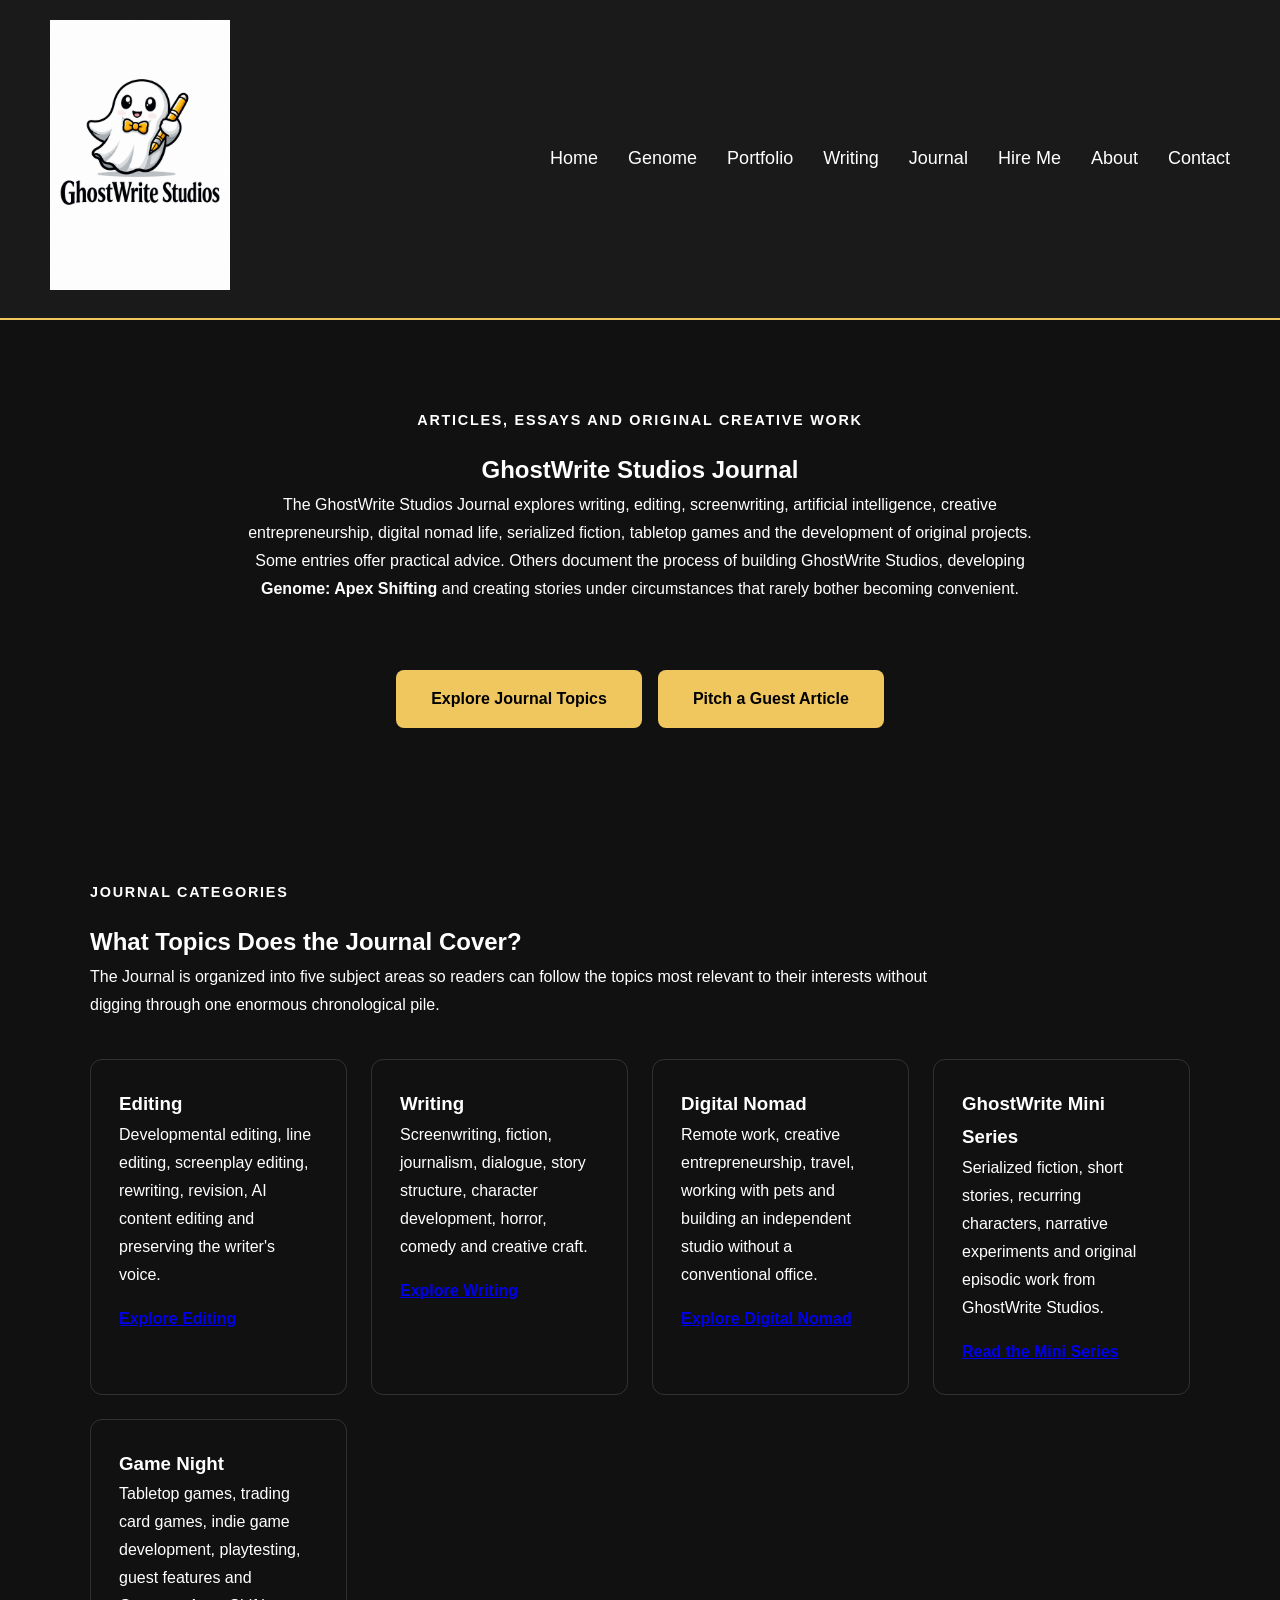
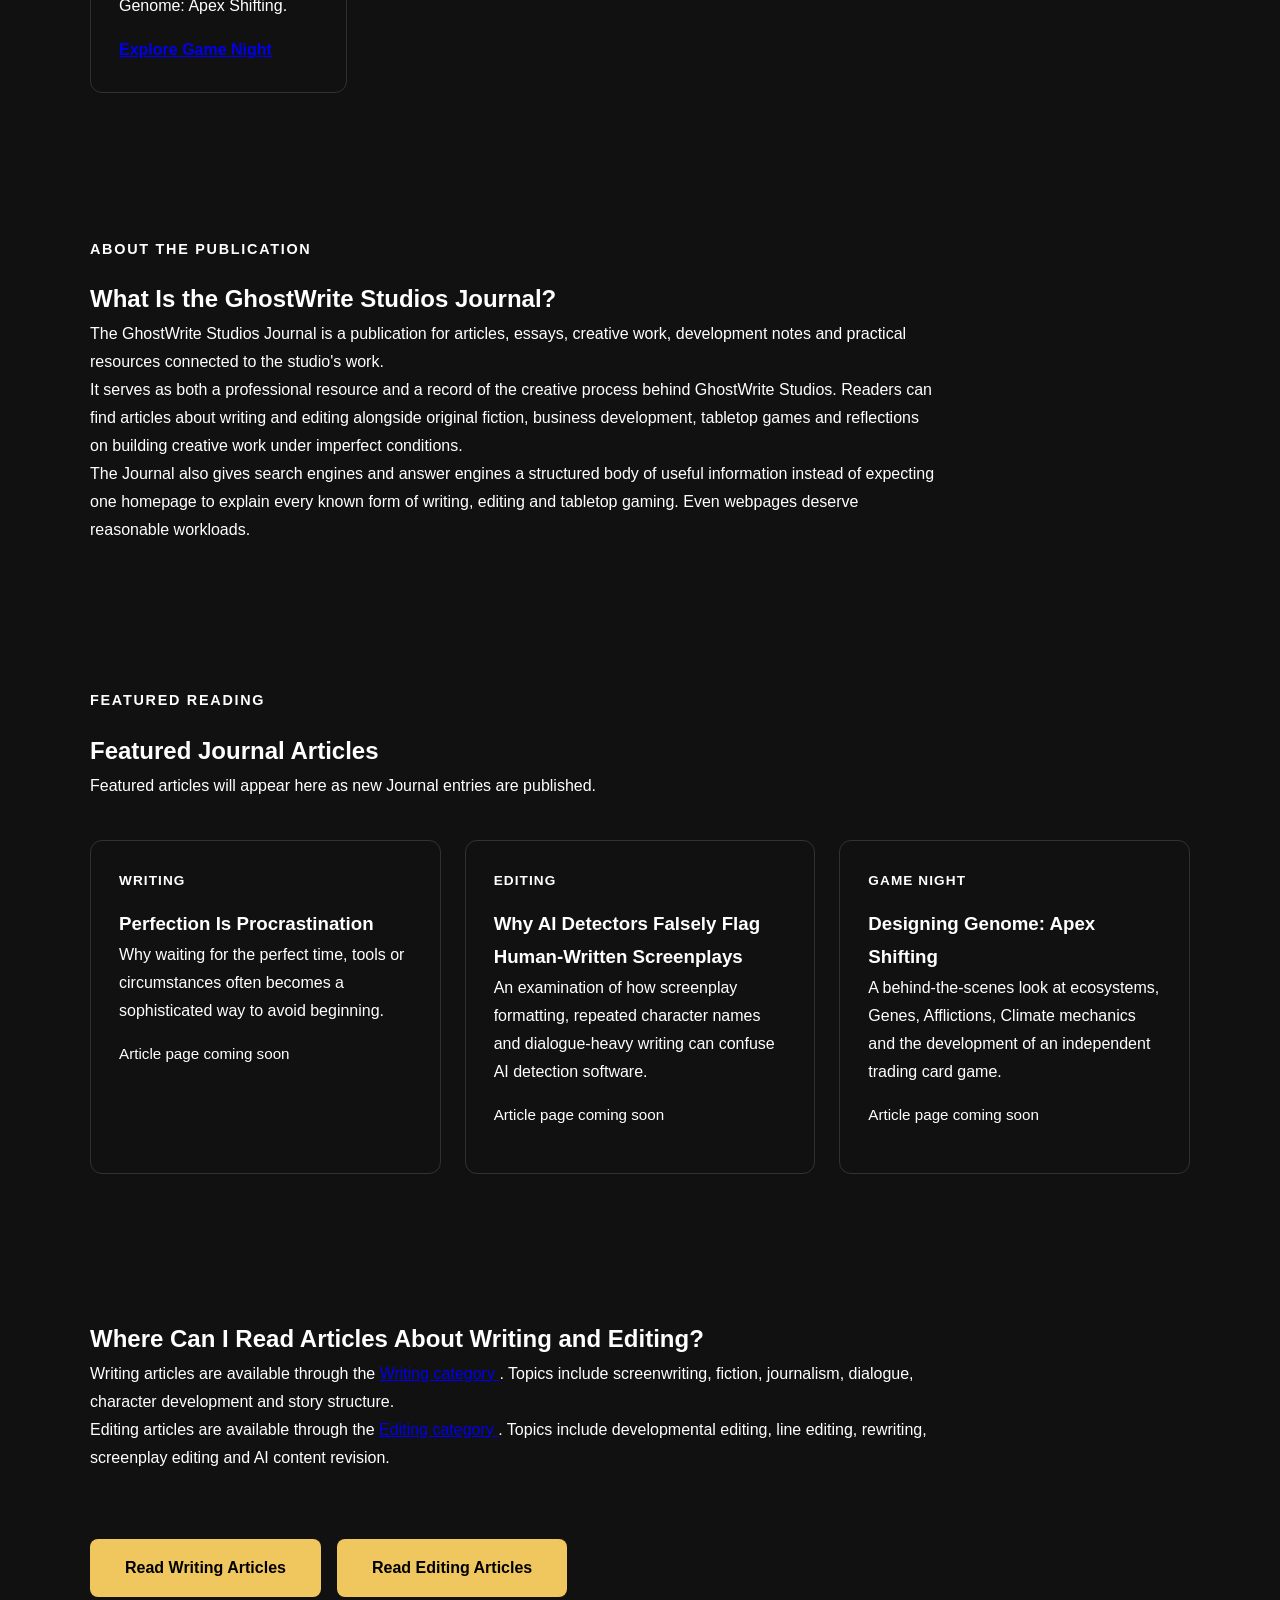
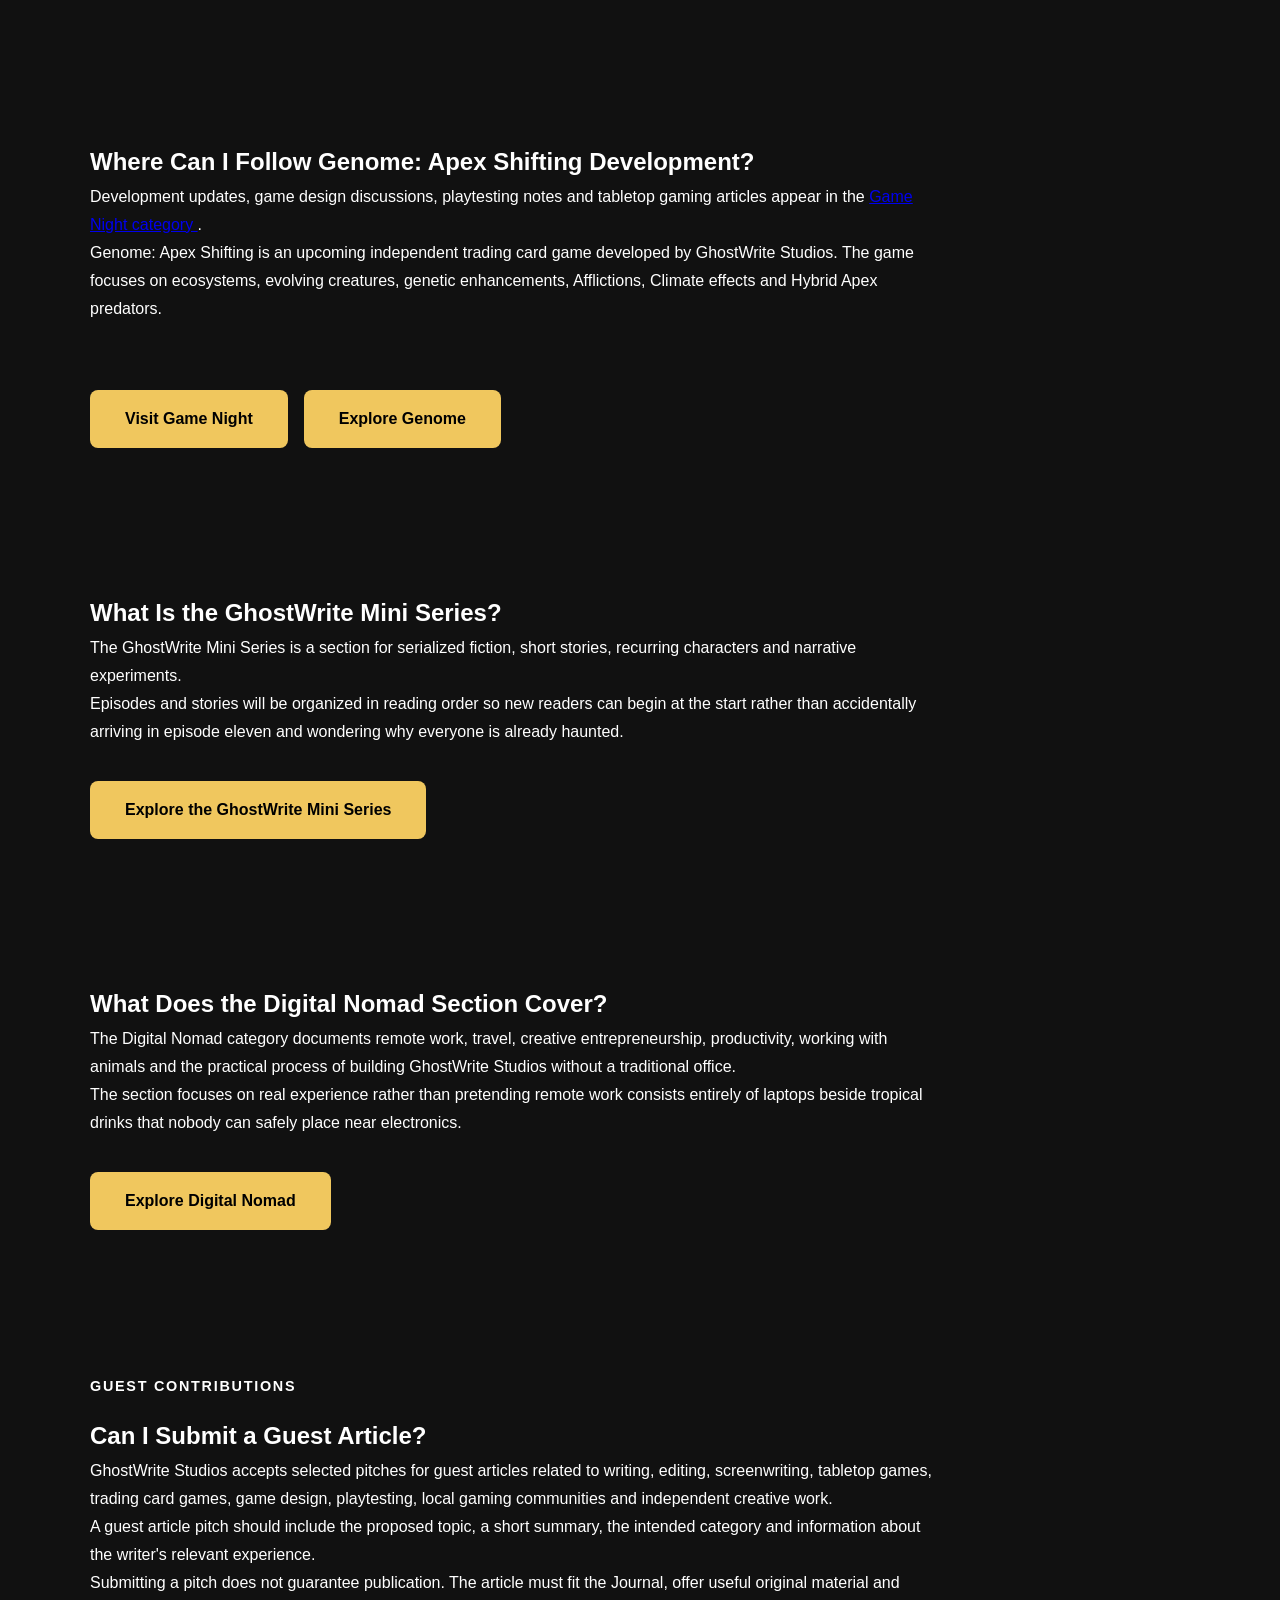
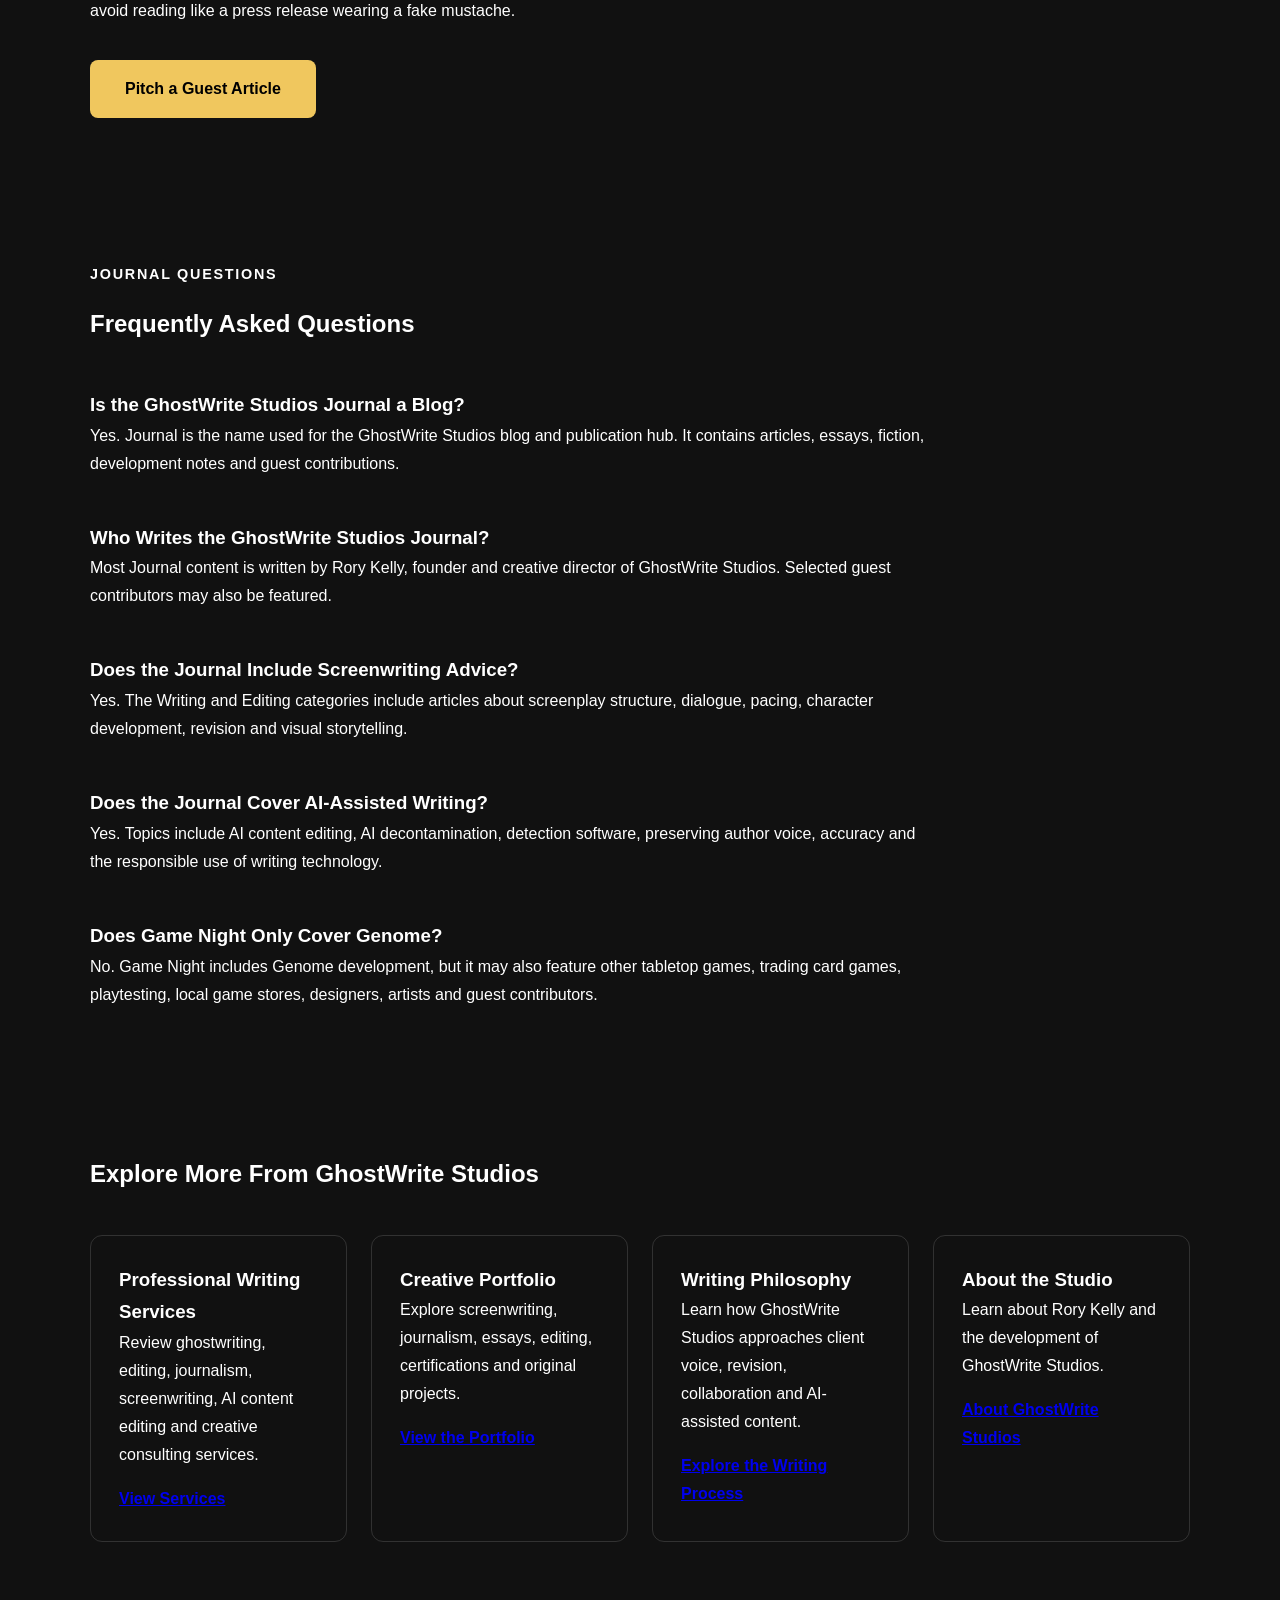
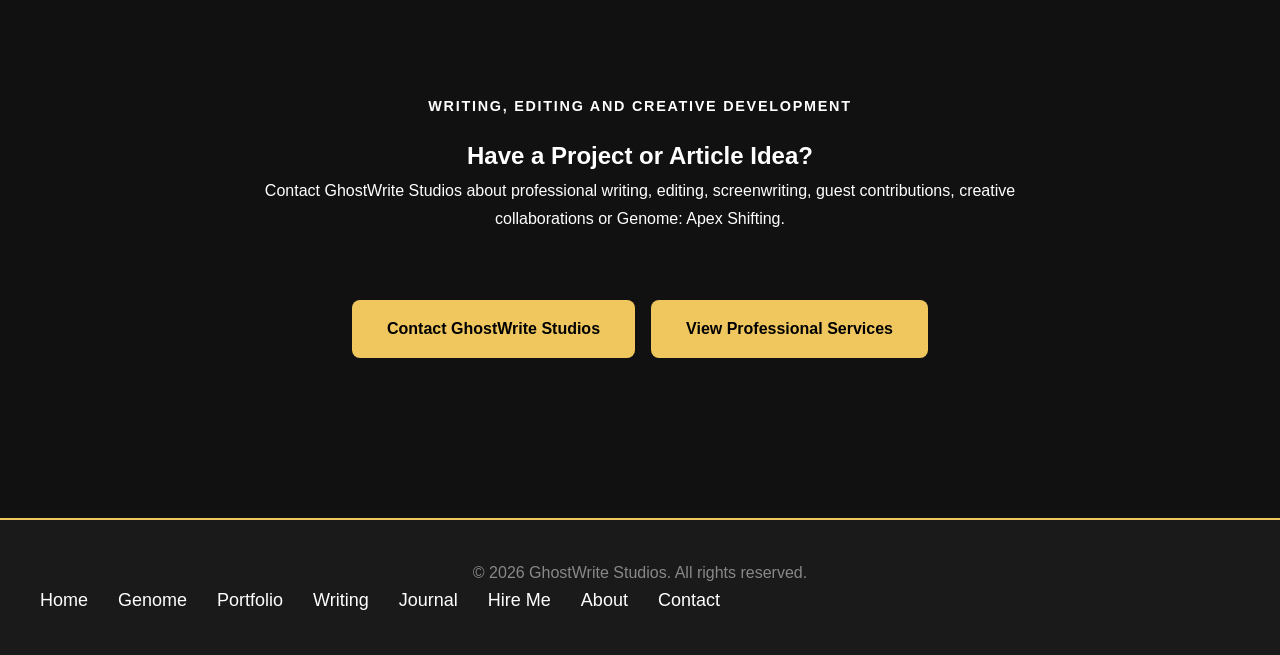
<file: pages/journal.html>
<!DOCTYPE html>
<html lang="en">

<head>
    <meta charset="UTF-8">

    <meta
        name="viewport"
        content="width=device-width, initial-scale=1.0"
    >

    <title>
        Writing, Editing and Tabletop Game Journal | GhostWrite Studios
    </title>

    <meta
        name="description"
        content="Read the GhostWrite Studios Journal for articles about writing, editing, screenwriting, AI content editing, digital nomad life, serialized fiction, tabletop games and Genome: Apex Shifting."
    >

    <meta
        name="keywords"
        content="GhostWrite Studios Journal, writing articles, editing articles, screenwriting advice, ghostwriting advice, AI content editing, AI decontamination, digital nomad writer, creative entrepreneurship, serialized fiction, tabletop game articles, trading card game development, indie TCG, Genome Apex Shifting, game design articles"
    >

    <meta name="author" content="Rory Kelly">

    <meta name="robots" content="index, follow">

    <link
        rel="canonical"
        href="https://ghostwritestudios.com/pages/journal.html"
    >

    <link
        rel="stylesheet"
        href="../styles.css"
    >

    <meta
        property="og:type"
        content="website"
    >

    <meta
        property="og:site_name"
        content="GhostWrite Studios"
    >

    <meta
        property="og:title"
        content="GhostWrite Studios Journal"
    >

    <meta
        property="og:description"
        content="Articles about writing, editing, screenwriting, AI, digital nomad life, serialized fiction and tabletop games."
    >

    <meta
        property="og:url"
        content="https://ghostwritestudios.com/pages/journal.html"
    >

    <meta
        property="og:image"
        content="https://ghostwritestudios.com/GhostwriteStudios.png"
    >

    <meta
        property="og:image:alt"
        content="GhostWrite Studios logo"
    >

    <meta
        name="twitter:card"
        content="summary_large_image"
    >

    <meta
        name="twitter:title"
        content="GhostWrite Studios Journal"
    >

    <meta
        name="twitter:description"
        content="Writing, editing, AI, digital nomad, serialized fiction and tabletop gaming articles."
    >

    <meta
        name="twitter:image"
        content="https://ghostwritestudios.com/GhostwriteStudios.png"
    >

    <style>
        .journal-page {
            line-height: 1.75;
        }

        .journal-page section {
            width: min(1100px, calc(100% - 2rem));
            margin: 0 auto;
            padding: 4.5rem 0;
        }

        .journal-page .journal-hero {
            padding-top: 5.5rem;
            padding-bottom: 5rem;
            text-align: center;
        }

        .journal-page .journal-hero p {
            max-width: 820px;
            margin-right: auto;
            margin-left: auto;
        }

        .journal-page .eyebrow {
            margin-bottom: 1rem;
            font-size: 0.9rem;
            font-weight: 700;
            letter-spacing: 0.12em;
            text-transform: uppercase;
        }

        .journal-page .category-grid,
        .journal-page .article-grid,
        .journal-page .link-grid {
            display: grid;
            grid-template-columns: repeat(
                auto-fit,
                minmax(250px, 1fr)
            );
            gap: 1.5rem;
            margin-top: 2.5rem;
        }

        .journal-page .category-card,
        .journal-page .article-card,
        .journal-page .link-card {
            padding: 1.75rem;
            border: 1px solid rgba(127, 127, 127, 0.3);
            border-radius: 0.75rem;
        }

        .journal-page .category-card h3,
        .journal-page .article-card h3,
        .journal-page .link-card h3 {
            margin-top: 0;
        }

        .journal-page .category-card p,
        .journal-page .article-card p,
        .journal-page .link-card p {
            margin-bottom: 1rem;
        }

        .journal-page .category-link,
        .journal-page .article-link,
        .journal-page .text-link {
            font-weight: 700;
        }

        .journal-page .article-category {
            margin-bottom: 0.75rem;
            font-size: 0.85rem;
            font-weight: 700;
            letter-spacing: 0.08em;
            text-transform: uppercase;
        }

        .journal-page .article-meta {
            font-size: 0.95rem;
        }

        .journal-page .section-intro,
        .journal-page .question-section p,
        .journal-page .faq-item p {
            max-width: 850px;
        }

        .journal-page .hero-actions,
        .journal-page .button-row {
            display: flex;
            flex-wrap: wrap;
            gap: 1rem;
            margin-top: 2rem;
        }

        .journal-page .hero-actions {
            justify-content: center;
        }

        .journal-page .faq-item {
            margin-top: 2.75rem;
        }

        .journal-page .closing-cta {
            padding-top: 5rem;
            padding-bottom: 5rem;
            text-align: center;
        }

        .journal-page .closing-cta p {
            max-width: 780px;
            margin-right: auto;
            margin-left: auto;
        }

        @media (max-width: 700px) {
            .journal-page section {
                padding-top: 3.25rem;
                padding-bottom: 3.25rem;
            }

            .journal-page .journal-hero {
                padding-top: 4rem;
                padding-bottom: 4rem;
            }

            .journal-page .hero-actions,
            .journal-page .button-row {
                flex-direction: column;
            }

            .journal-page .button {
                text-align: center;
            }
        }
    </style>

    <!-- Google tag (gtag.js) -->
    <script
        async
        src="https://www.googletagmanager.com/gtag/js?id=G-5FK2X831EN"
    ></script>

    <script>
        window.dataLayer = window.dataLayer || [];

        function gtag() {
            window.dataLayer.push(arguments);
        }

        gtag("js", new Date());
        gtag("config", "G-5FK2X831EN");
    </script>

    <script type="application/ld+json">
    {
        "@context": "https://schema.org",
        "@type": "Blog",
        "name": "GhostWrite Studios Journal",
        "url": "https://ghostwritestudios.com/pages/journal.html",
        "description": "Articles about writing, editing, screenwriting, AI-assisted content, digital nomad life, serialized fiction, tabletop games and independent creative development.",
        "publisher": {
            "@type": "Organization",
            "name": "GhostWrite Studios",
            "url": "https://ghostwritestudios.com/",
            "logo": {
                "@type": "ImageObject",
                "url": "https://ghostwritestudios.com/GhostwriteStudios.png"
            }
        },
        "author": {
            "@type": "Person",
            "name": "Rory Kelly"
        },
        "about": [
            "Writing",
            "Editing",
            "Screenwriting",
            "Ghostwriting",
            "AI Content Editing",
            "Digital Nomad Life",
            "Serialized Fiction",
            "Tabletop Games",
            "Trading Card Games",
            "Genome: Apex Shifting"
        ]
    }
    </script>

    <script type="application/ld+json">
    {
        "@context": "https://schema.org",
        "@type": "FAQPage",
        "mainEntity": [
            {
                "@type": "Question",
                "name": "What is the GhostWrite Studios Journal?",
                "acceptedAnswer": {
                    "@type": "Answer",
                    "text": "The GhostWrite Studios Journal is a collection of articles, essays, serialized fiction and development notes about writing, editing, screenwriting, AI-assisted content, digital nomad life, tabletop games and original creative projects."
                }
            },
            {
                "@type": "Question",
                "name": "What topics does the GhostWrite Studios Journal cover?",
                "acceptedAnswer": {
                    "@type": "Answer",
                    "text": "The Journal covers editing, writing, digital nomad life, the GhostWrite Mini Series and Game Night, including tabletop game design and Genome: Apex Shifting development."
                }
            },
            {
                "@type": "Question",
                "name": "Where can I read articles about writing and editing?",
                "acceptedAnswer": {
                    "@type": "Answer",
                    "text": "Writing and editing articles are organized into dedicated category pages within the GhostWrite Studios Journal."
                }
            },
            {
                "@type": "Question",
                "name": "Where can I follow Genome: Apex Shifting development?",
                "acceptedAnswer": {
                    "@type": "Answer",
                    "text": "Genome: Apex Shifting development updates, tabletop gaming articles and playtesting discussions appear in the Game Night section of the Journal."
                }
            },
            {
                "@type": "Question",
                "name": "Can I submit a guest article to GhostWrite Studios?",
                "acceptedAnswer": {
                    "@type": "Answer",
                    "text": "GhostWrite Studios accepts selected pitches for guest articles about writing, editing, tabletop games, trading card games, game development and independent creative work."
                }
            }
        ]
    }
    </script>

    <script type="application/ld+json">
    {
        "@context": "https://schema.org",
        "@type": "BreadcrumbList",
        "itemListElement": [
            {
                "@type": "ListItem",
                "position": 1,
                "name": "Home",
                "item": "https://ghostwritestudios.com/"
            },
            {
                "@type": "ListItem",
                "position": 2,
                "name": "Journal",
                "item": "https://ghostwritestudios.com/pages/journal.html"
            }
        ]
    }
    </script>
</head>

<body>

<header>

    <a
        href="../index.html"
        aria-label="GhostWrite Studios home"
    >
        <img
            class="logo"
            src="../GhostwriteStudios.png"
            alt="GhostWrite Studios logo"
        >
    </a>

    <nav aria-label="Main navigation">
        <a href="../index.html">Home</a>
        <a href="genome.html">Genome</a>
        <a href="portfolio.html">Portfolio</a>
        <a href="writing.html">Writing</a>

        <a
            href="journal.html"
            aria-current="page"
        >
            Journal
        </a>

        <a href="hireme.html">Hire Me</a>
        <a href="about.html">About</a>
        <a href="contact.html">Contact</a>
    </nav>

</header>

<main class="journal-page">

    <section class="journal-hero">

        <p class="eyebrow">
            Articles, Essays and Original Creative Work
        </p>

        <h1>
            GhostWrite Studios Journal
        </h1>

        <p>
            The GhostWrite Studios Journal explores writing, editing,
            screenwriting, artificial intelligence, creative entrepreneurship,
            digital nomad life, serialized fiction, tabletop games and the
            development of original projects.
        </p>

        <p>
            Some entries offer practical advice. Others document the process of
            building GhostWrite Studios, developing
            <strong>Genome: Apex Shifting</strong> and creating stories under
            circumstances that rarely bother becoming convenient.
        </p>

        <div class="hero-actions">

            <a
                href="#journal-topics"
                class="button"
            >
                Explore Journal Topics
            </a>

            <a
                href="contact.html"
                class="button button-secondary"
            >
                Pitch a Guest Article
            </a>

        </div>

    </section>

    <section
        id="journal-topics"
    >

        <p class="eyebrow">
            Journal Categories
        </p>

        <h2>
            What Topics Does the Journal Cover?
        </h2>

        <p class="section-intro">
            The Journal is organized into five subject areas so readers can
            follow the topics most relevant to their interests without digging
            through one enormous chronological pile.
        </p>

        <div class="category-grid">

            <article class="category-card">

                <h3>
                    Editing
                </h3>

                <p>
                    Developmental editing, line editing, screenplay editing,
                    rewriting, revision, AI content editing and preserving the
                    writer's voice.
                </p>

                <a
                    href="journal/editing.html"
                    class="category-link"
                >
                    Explore Editing
                </a>

            </article>

            <article class="category-card">

                <h3>
                    Writing
                </h3>

                <p>
                    Screenwriting, fiction, journalism, dialogue, story
                    structure, character development, horror, comedy and
                    creative craft.
                </p>

                <a
                    href="journal/writing.html"
                    class="category-link"
                >
                    Explore Writing
                </a>

            </article>

            <article class="category-card">

                <h3>
                    Digital Nomad
                </h3>

                <p>
                    Remote work, creative entrepreneurship, travel, working
                    with pets and building an independent studio without a
                    conventional office.
                </p>

                <a
                    href="journal/digital-nomad.html"
                    class="category-link"
                >
                    Explore Digital Nomad
                </a>

            </article>

            <article class="category-card">

                <h3>
                    GhostWrite Mini Series
                </h3>

                <p>
                    Serialized fiction, short stories, recurring characters,
                    narrative experiments and original episodic work from
                    GhostWrite Studios.
                </p>

                <a
                    href="journal/ghostwrite-mini-series.html"
                    class="category-link"
                >
                    Read the Mini Series
                </a>

            </article>

            <article class="category-card">

                <h3>
                    Game Night
                </h3>

                <p>
                    Tabletop games, trading card games, indie game development,
                    playtesting, guest features and
                    Genome: Apex Shifting.
                </p>

                <a
                    href="journal/game-night.html"
                    class="category-link"
                >
                    Explore Game Night
                </a>

            </article>

        </div>

    </section>

    <section class="question-section">

        <p class="eyebrow">
            About the Publication
        </p>

        <h2>
            What Is the GhostWrite Studios Journal?
        </h2>

        <p>
            The GhostWrite Studios Journal is a publication for articles,
            essays, creative work, development notes and practical resources
            connected to the studio's work.
        </p>

        <p>
            It serves as both a professional resource and a record of the
            creative process behind GhostWrite Studios. Readers can find
            articles about writing and editing alongside original fiction,
            business development, tabletop games and reflections on building
            creative work under imperfect conditions.
        </p>

        <p>
            The Journal also gives search engines and answer engines a
            structured body of useful information instead of expecting one
            homepage to explain every known form of writing, editing and
            tabletop gaming. Even webpages deserve reasonable workloads.
        </p>

    </section>

    <section>

        <p class="eyebrow">
            Featured Reading
        </p>

        <h2>
            Featured Journal Articles
        </h2>

        <p class="section-intro">
            Featured articles will appear here as new Journal entries are
            published.
        </p>

        <div class="article-grid">

            <article class="article-card">

                <p class="article-category">
                    Writing
                </p>

                <h3>
                    Perfection Is Procrastination
                </h3>

                <p>
                    Why waiting for the perfect time, tools or circumstances
                    often becomes a sophisticated way to avoid beginning.
                </p>

                <p class="article-meta">
                    Article page coming soon
                </p>

            </article>

            <article class="article-card">

                <p class="article-category">
                    Editing
                </p>

                <h3>
                    Why AI Detectors Falsely Flag Human-Written Screenplays
                </h3>

                <p>
                    An examination of how screenplay formatting, repeated
                    character names and dialogue-heavy writing can confuse AI
                    detection software.
                </p>

                <p class="article-meta">
                    Article page coming soon
                </p>

            </article>

            <article class="article-card">

                <p class="article-category">
                    Game Night
                </p>

                <h3>
                    Designing Genome: Apex Shifting
                </h3>

                <p>
                    A behind-the-scenes look at ecosystems, Genes, Afflictions,
                    Climate mechanics and the development of an independent
                    trading card game.
                </p>

                <p class="article-meta">
                    Article page coming soon
                </p>

            </article>

        </div>

    </section>

    <section class="question-section">

        <h2>
            Where Can I Read Articles About Writing and Editing?
        </h2>

        <p>
            Writing articles are available through the
            <a href="journal/writing.html">
                Writing category
            </a>.
            Topics include screenwriting, fiction, journalism, dialogue,
            character development and story structure.
        </p>

        <p>
            Editing articles are available through the
            <a href="journal/editing.html">
                Editing category
            </a>.
            Topics include developmental editing, line editing, rewriting,
            screenplay editing and AI content revision.
        </p>

        <div class="button-row">

            <a
                href="journal/writing.html"
                class="button"
            >
                Read Writing Articles
            </a>

            <a
                href="journal/editing.html"
                class="button button-secondary"
            >
                Read Editing Articles
            </a>

        </div>

    </section>

    <section class="question-section">

        <h2>
            Where Can I Follow Genome: Apex Shifting Development?
        </h2>

        <p>
            Development updates, game design discussions, playtesting notes and
            tabletop gaming articles appear in the
            <a href="journal/game-night.html">
                Game Night category
            </a>.
        </p>

        <p>
            Genome: Apex Shifting is an upcoming independent trading card game
            developed by GhostWrite Studios. The game focuses on ecosystems,
            evolving creatures, genetic enhancements, Afflictions, Climate
            effects and Hybrid Apex predators.
        </p>

        <div class="button-row">

            <a
                href="journal/game-night.html"
                class="button"
            >
                Visit Game Night
            </a>

            <a
                href="genome.html"
                class="button button-secondary"
            >
                Explore Genome
            </a>

        </div>

    </section>

    <section class="question-section">

        <h2>
            What Is the GhostWrite Mini Series?
        </h2>

        <p>
            The GhostWrite Mini Series is a section for serialized fiction,
            short stories, recurring characters and narrative experiments.
        </p>

        <p>
            Episodes and stories will be organized in reading order so new
            readers can begin at the start rather than accidentally arriving
            in episode eleven and wondering why everyone is already haunted.
        </p>

        <a
            href="journal/ghostwrite-mini-series.html"
            class="button"
        >
            Explore the GhostWrite Mini Series
        </a>

    </section>

    <section class="question-section">

        <h2>
            What Does the Digital Nomad Section Cover?
        </h2>

        <p>
            The Digital Nomad category documents remote work, travel, creative
            entrepreneurship, productivity, working with animals and the
            practical process of building GhostWrite Studios without a
            traditional office.
        </p>

        <p>
            The section focuses on real experience rather than pretending
            remote work consists entirely of laptops beside tropical drinks
            that nobody can safely place near electronics.
        </p>

        <a
            href="journal/digital-nomad.html"
            class="button"
        >
            Explore Digital Nomad
        </a>

    </section>

    <section class="question-section">

        <p class="eyebrow">
            Guest Contributions
        </p>

        <h2>
            Can I Submit a Guest Article?
        </h2>

        <p>
            GhostWrite Studios accepts selected pitches for guest articles
            related to writing, editing, screenwriting, tabletop games,
            trading card games, game design, playtesting, local gaming
            communities and independent creative work.
        </p>

        <p>
            A guest article pitch should include the proposed topic, a short
            summary, the intended category and information about the writer's
            relevant experience.
        </p>

        <p>
            Submitting a pitch does not guarantee publication. The article must
            fit the Journal, offer useful original material and avoid reading
            like a press release wearing a fake mustache.
        </p>

        <a
            href="contact.html"
            class="button"
        >
            Pitch a Guest Article
        </a>

    </section>

    <section>

        <p class="eyebrow">
            Journal Questions
        </p>

        <h2>
            Frequently Asked Questions
        </h2>

        <article class="faq-item">

            <h3>
                Is the GhostWrite Studios Journal a Blog?
            </h3>

            <p>
                Yes. Journal is the name used for the GhostWrite Studios blog
                and publication hub. It contains articles, essays, fiction,
                development notes and guest contributions.
            </p>

        </article>

        <article class="faq-item">

            <h3>
                Who Writes the GhostWrite Studios Journal?
            </h3>

            <p>
                Most Journal content is written by Rory Kelly, founder and
                creative director of GhostWrite Studios. Selected guest
                contributors may also be featured.
            </p>

        </article>

        <article class="faq-item">

            <h3>
                Does the Journal Include Screenwriting Advice?
            </h3>

            <p>
                Yes. The Writing and Editing categories include articles about
                screenplay structure, dialogue, pacing, character development,
                revision and visual storytelling.
            </p>

        </article>

        <article class="faq-item">

            <h3>
                Does the Journal Cover AI-Assisted Writing?
            </h3>

            <p>
                Yes. Topics include AI content editing, AI decontamination,
                detection software, preserving author voice, accuracy and the
                responsible use of writing technology.
            </p>

        </article>

        <article class="faq-item">

            <h3>
                Does Game Night Only Cover Genome?
            </h3>

            <p>
                No. Game Night includes Genome development, but it may also
                feature other tabletop games, trading card games, playtesting,
                local game stores, designers, artists and guest contributors.
            </p>

        </article>

    </section>

    <section>

        <h2>
            Explore More From GhostWrite Studios
        </h2>

        <div class="link-grid">

            <article class="link-card">

                <h3>
                    Professional Writing Services
                </h3>

                <p>
                    Review ghostwriting, editing, journalism, screenwriting,
                    AI content editing and creative consulting services.
                </p>

                <a
                    href="hireme.html"
                    class="text-link"
                >
                    View Services
                </a>

            </article>

            <article class="link-card">

                <h3>
                    Creative Portfolio
                </h3>

                <p>
                    Explore screenwriting, journalism, essays, editing,
                    certifications and original projects.
                </p>

                <a
                    href="portfolio.html"
                    class="text-link"
                >
                    View the Portfolio
                </a>

            </article>

            <article class="link-card">

                <h3>
                    Writing Philosophy
                </h3>

                <p>
                    Learn how GhostWrite Studios approaches client voice,
                    revision, collaboration and AI-assisted content.
                </p>

                <a
                    href="writing.html"
                    class="text-link"
                >
                    Explore the Writing Process
                </a>

            </article>

            <article class="link-card">

                <h3>
                    About the Studio
                </h3>

                <p>
                    Learn about Rory Kelly and the development of GhostWrite
                    Studios.
                </p>

                <a
                    href="about.html"
                    class="text-link"
                >
                    About GhostWrite Studios
                </a>

            </article>

        </div>

    </section>

    <section class="closing-cta">

        <p class="eyebrow">
            Writing, Editing and Creative Development
        </p>

        <h2>
            Have a Project or Article Idea?
        </h2>

        <p>
            Contact GhostWrite Studios about professional writing, editing,
            screenwriting, guest contributions, creative collaborations or
            Genome: Apex Shifting.
        </p>

        <div class="hero-actions">

            <a
                href="contact.html"
                class="button"
            >
                Contact GhostWrite Studios
            </a>

            <a
                href="hireme.html"
                class="button button-secondary"
            >
                View Professional Services
            </a>

        </div>

    </section>

</main>

<footer>

    <p>
        &copy; 2026 GhostWrite Studios. All rights reserved.
    </p>

    <nav aria-label="Footer navigation">
        <a href="../index.html">Home</a>
        <a href="genome.html">Genome</a>
        <a href="portfolio.html">Portfolio</a>
        <a href="writing.html">Writing</a>
        <a href="journal.html">Journal</a>
        <a href="hireme.html">Hire Me</a>
        <a href="about.html">About</a>
        <a href="contact.html">Contact</a>
    </nav>

</footer>

</body>

</html>
</file>
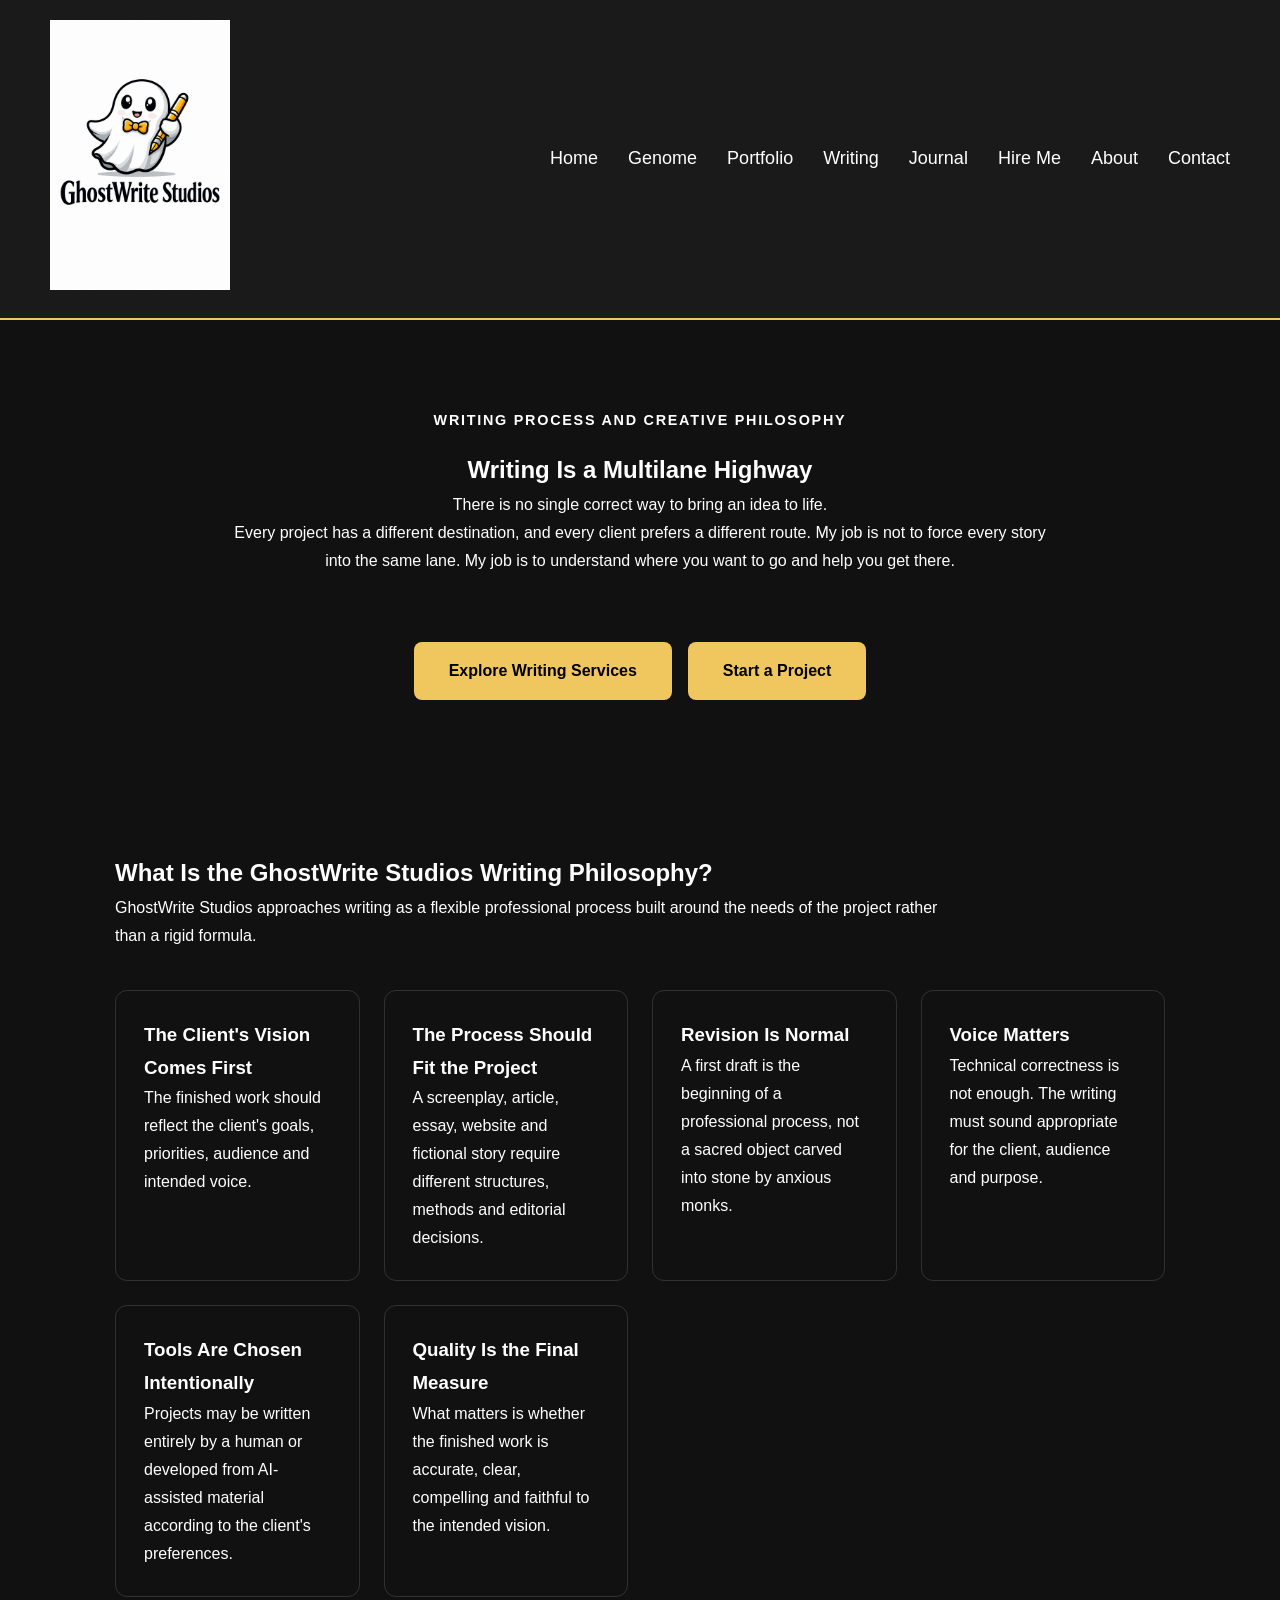
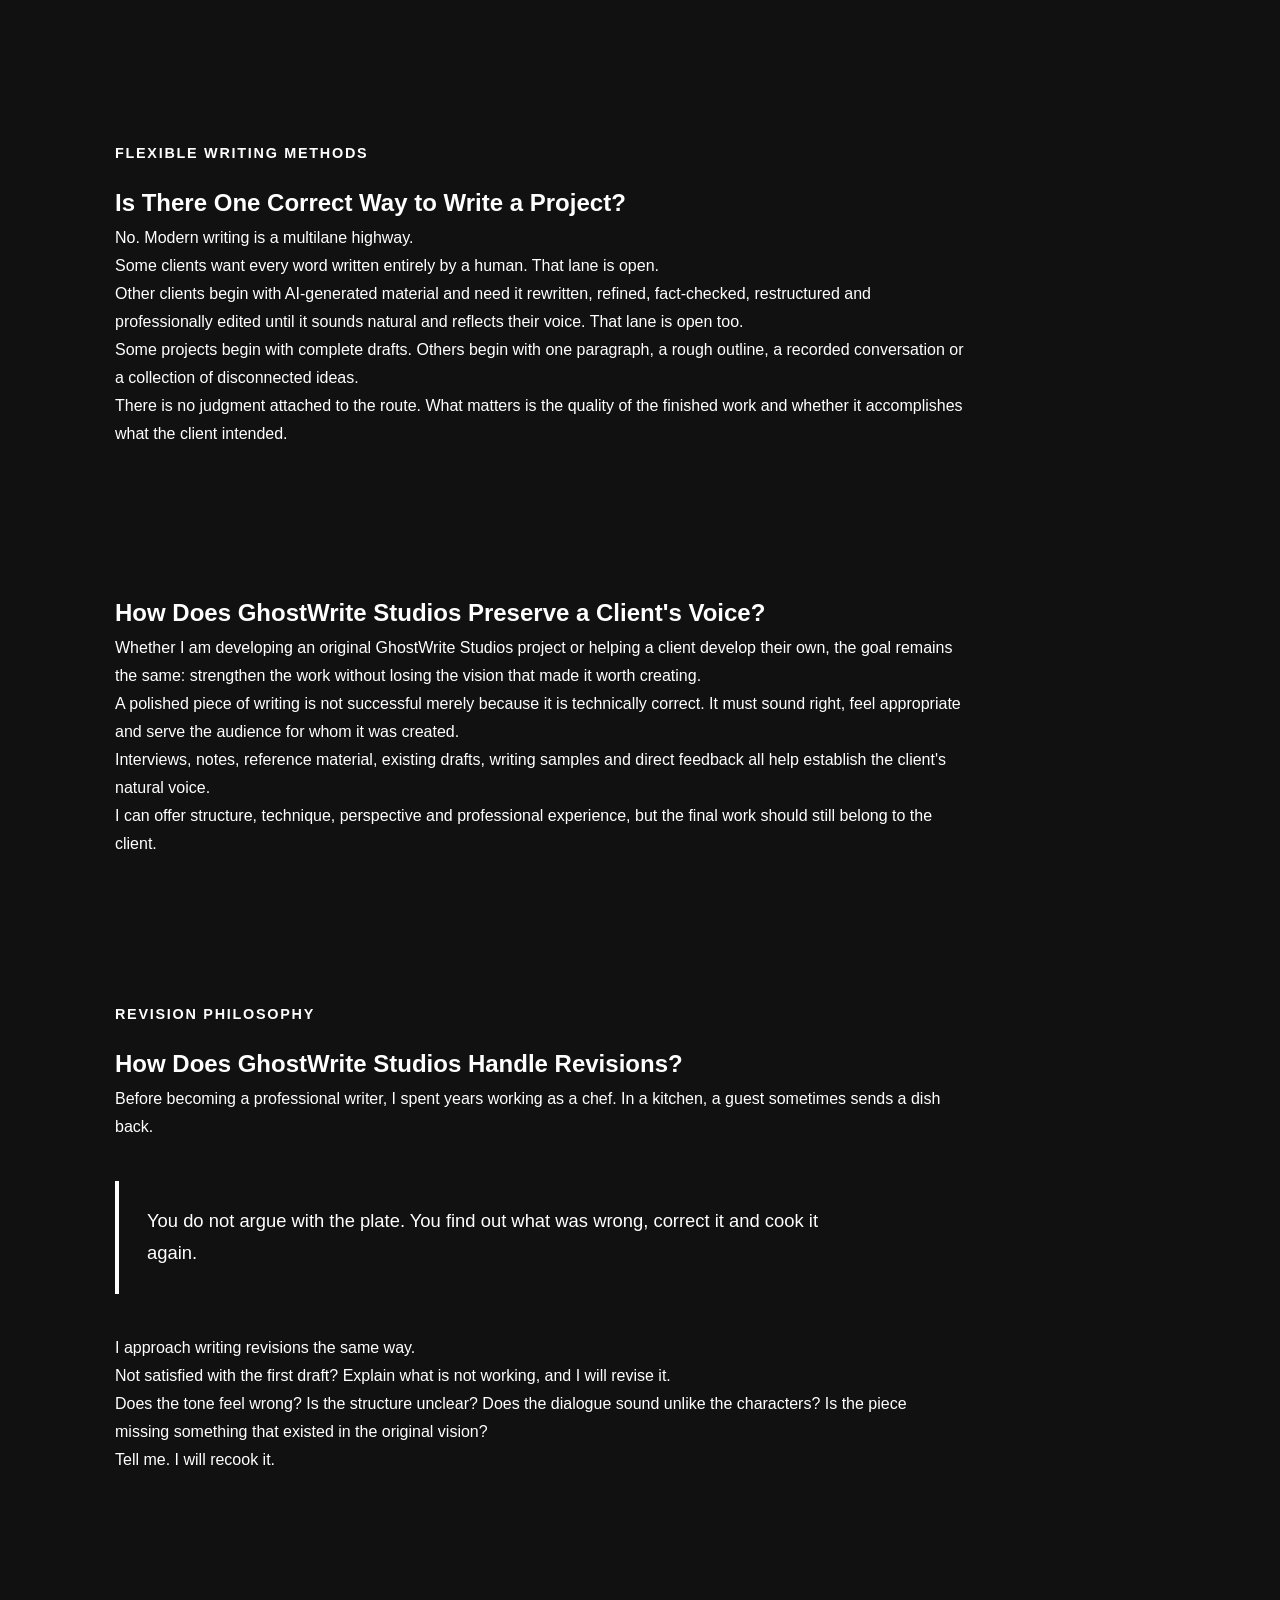
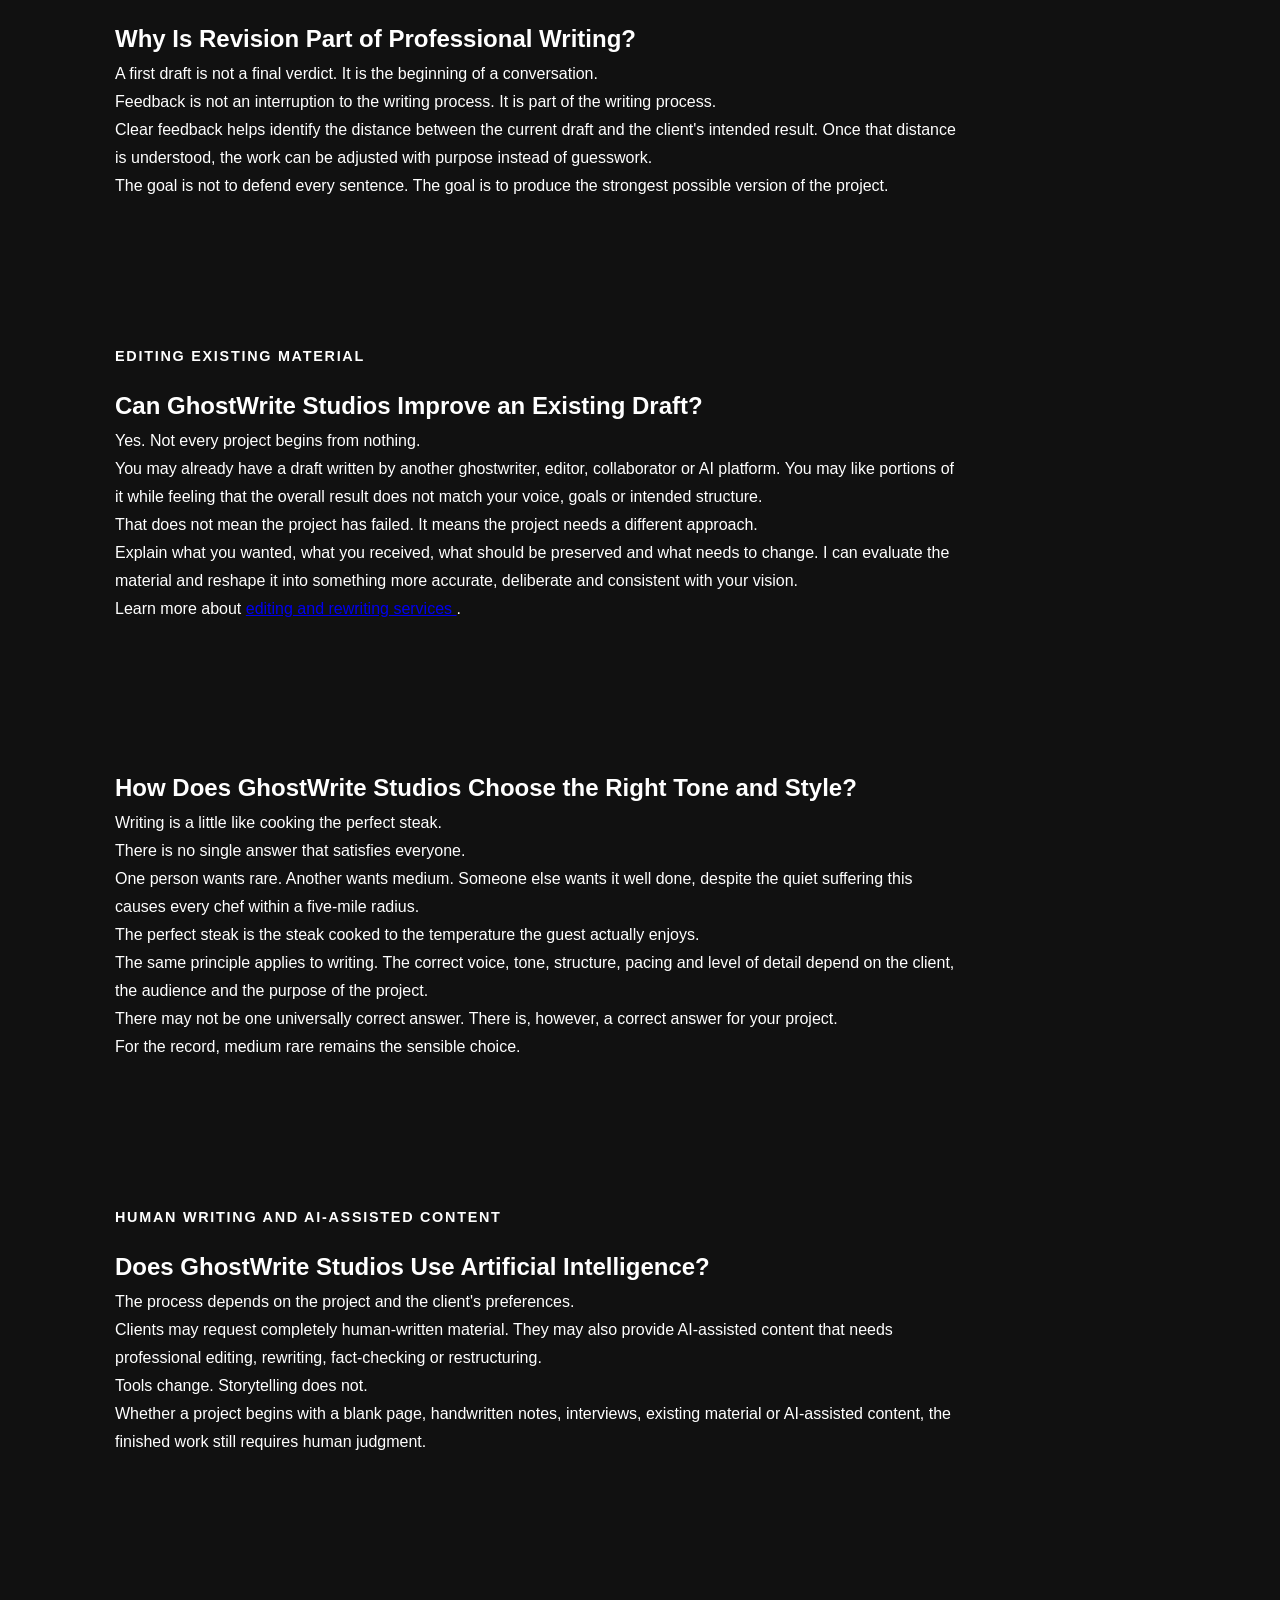
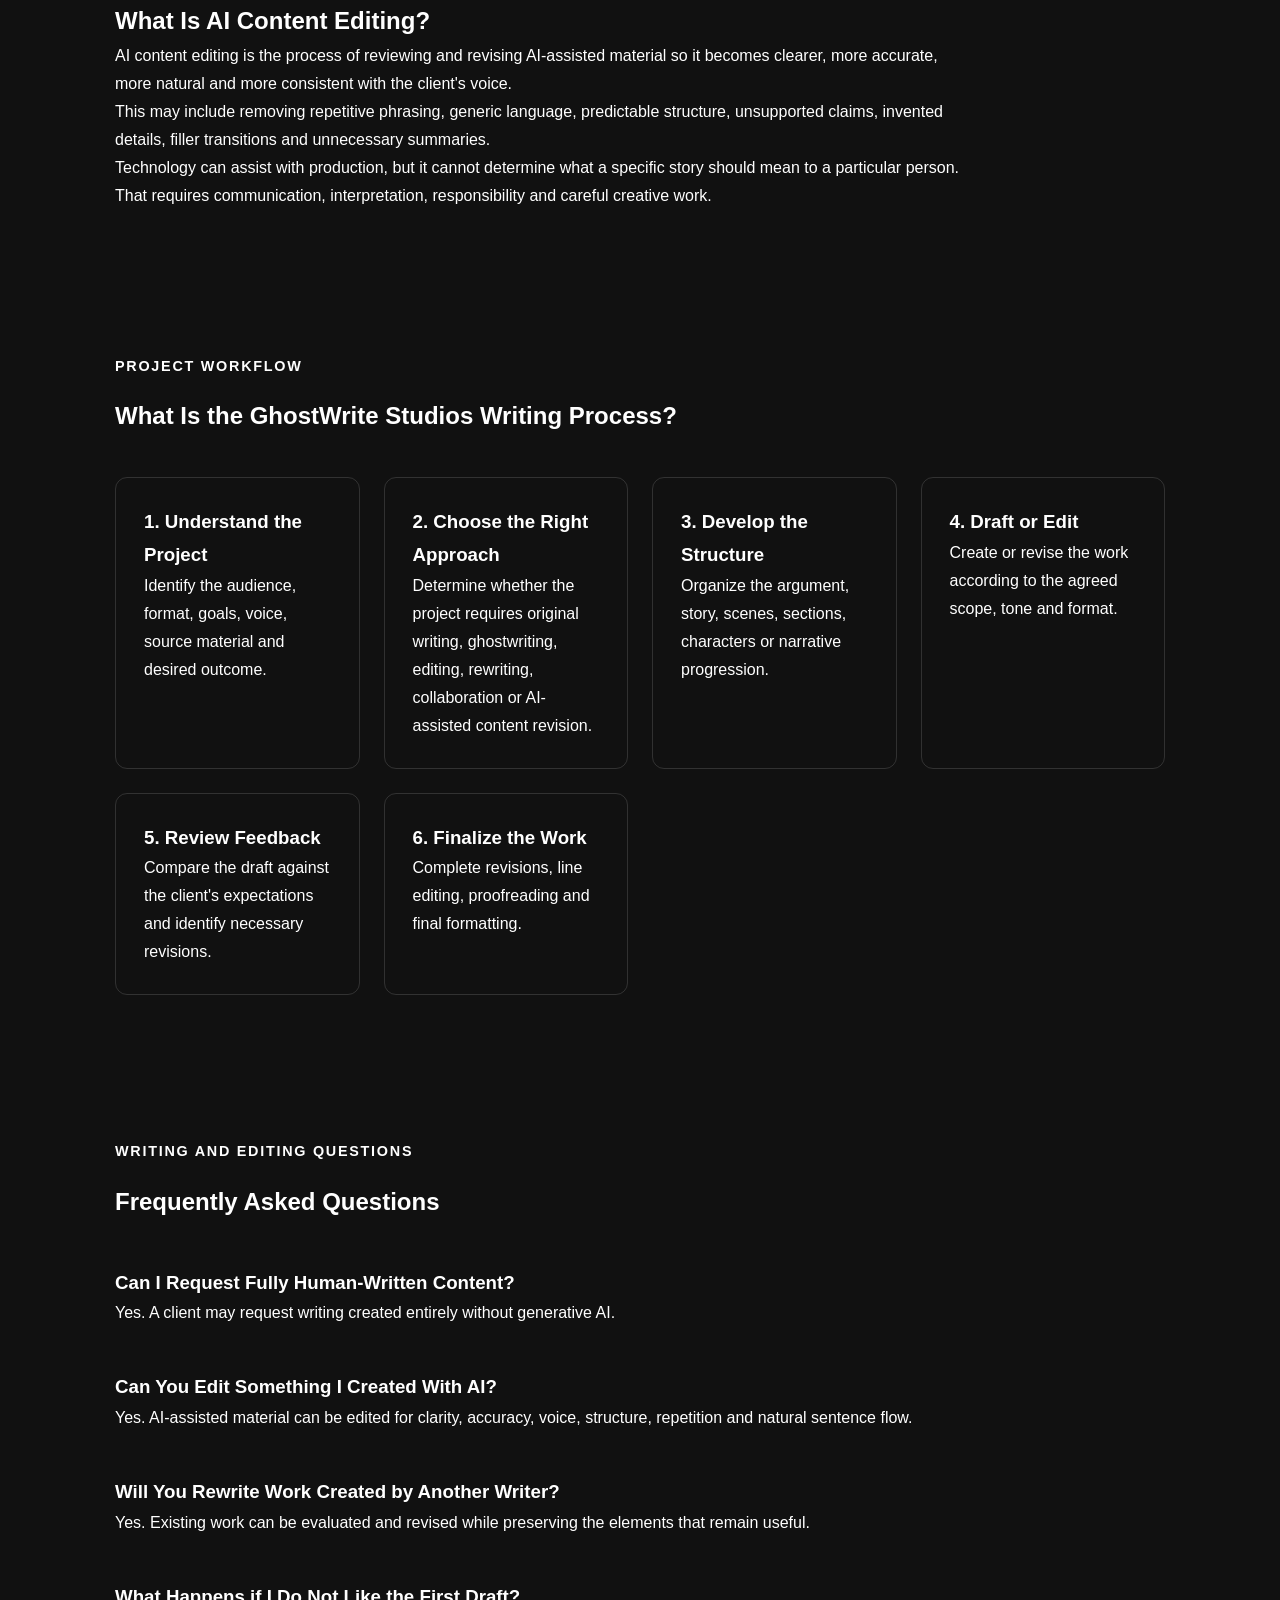
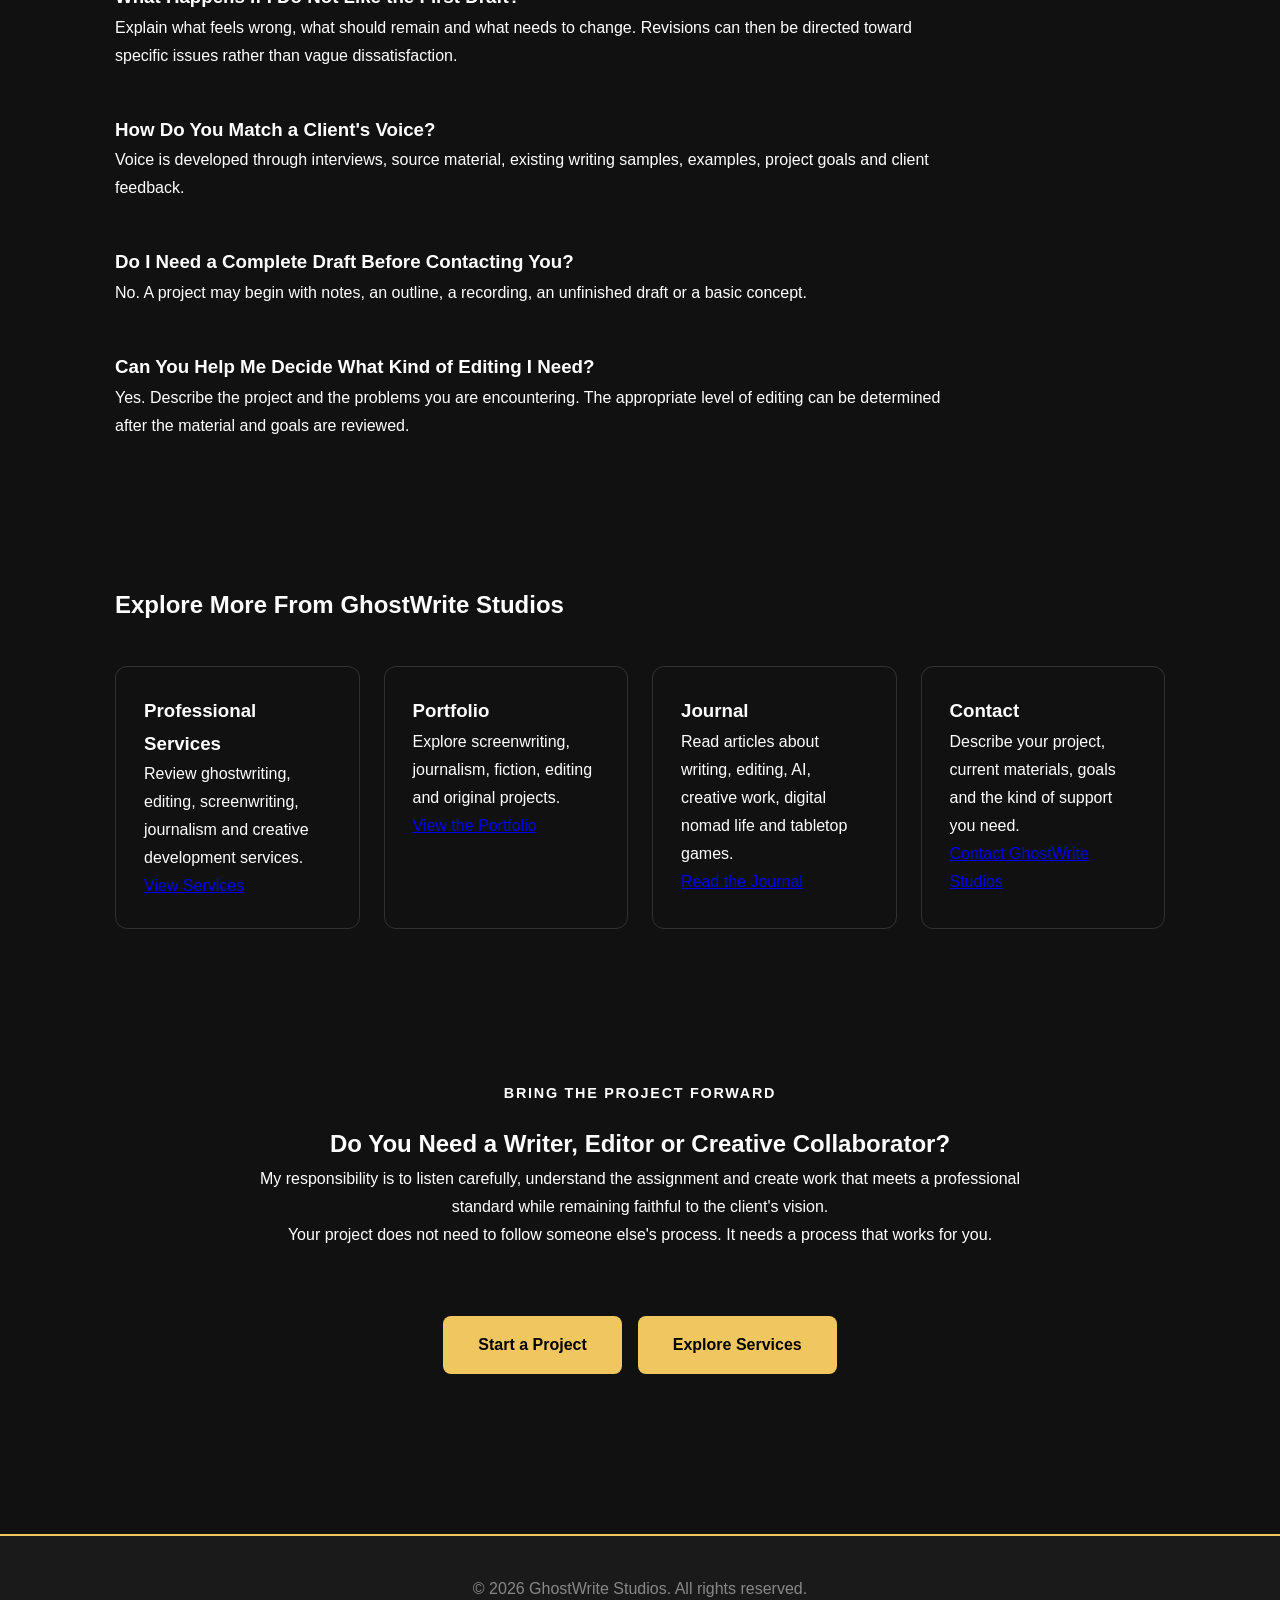
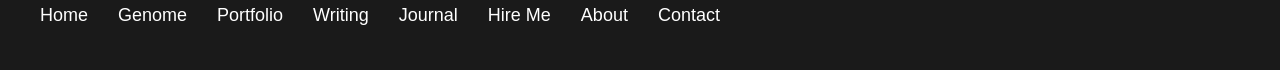
<file: pages/writing.html>
<!DOCTYPE html>
<html lang="en">

<head>
    <meta charset="UTF-8">

    <meta
        name="viewport"
        content="width=device-width, initial-scale=1.0"
    >

    <title>
        Writing Process, Editing Philosophy and AI Content Approach | GhostWrite Studios
    </title>

    <meta
        name="description"
        content="Learn how GhostWrite Studios approaches ghostwriting, editing, revisions, AI-assisted writing, client voice, story development and professional creative collaboration."
    >

    <meta
        name="keywords"
        content="writing process, editing philosophy, ghostwriting process, professional writing process, revision process, client voice, AI-assisted writing, AI content editing, human editing, developmental editing, line editing, rewriting, story development, writing collaboration, creative writing services, GhostWrite Studios, Rory Kelly"
    >

    <meta name="author" content="Rory Kelly">

    <meta name="robots" content="index, follow">

    <link
        rel="canonical"
        href="https://ghostwritestudios.com/pages/writing.html"
    >

    <link
        rel="stylesheet"
        href="../styles.css"
    >

    <meta
        property="og:type"
        content="article"
    >

    <meta
        property="og:site_name"
        content="GhostWrite Studios"
    >

    <meta
        property="og:title"
        content="Writing Process, Editing Philosophy and AI Content Approach"
    >

    <meta
        property="og:description"
        content="Discover how GhostWrite Studios handles ghostwriting, editing, revision, client voice and AI-assisted content."
    >

    <meta
        property="og:url"
        content="https://ghostwritestudios.com/pages/writing.html"
    >

    <meta
        property="og:image"
        content="https://ghostwritestudios.com/GhostwriteStudios.png"
    >

    <meta
        property="og:image:alt"
        content="GhostWrite Studios logo"
    >

    <meta
        name="twitter:card"
        content="summary_large_image"
    >

    <meta
        name="twitter:title"
        content="The GhostWrite Studios Writing Process"
    >

    <meta
        name="twitter:description"
        content="A flexible approach to ghostwriting, editing, revision, collaboration and AI-assisted writing."
    >

    <meta
        name="twitter:image"
        content="https://ghostwritestudios.com/GhostwriteStudios.png"
    >

    <style>
        .writing-page {
            line-height: 1.75;
        }

        .writing-page section {
            width: min(1050px, calc(100% - 2rem));
            margin: 0 auto;
            padding: 4.5rem 0;
        }

        .writing-page .writing-hero {
            padding-top: 5.5rem;
            padding-bottom: 5rem;
            text-align: center;
        }

        .writing-page .writing-hero p {
            max-width: 820px;
            margin-right: auto;
            margin-left: auto;
        }

        .writing-page .eyebrow {
            margin-bottom: 1rem;
            font-size: 0.9rem;
            font-weight: 700;
            letter-spacing: 0.12em;
            text-transform: uppercase;
        }

        .writing-page .hero-actions,
        .writing-page .button-row {
            display: flex;
            flex-wrap: wrap;
            gap: 1rem;
            margin-top: 2rem;
        }

        .writing-page .hero-actions {
            justify-content: center;
        }

        .writing-page .principle-grid,
        .writing-page .process-grid,
        .writing-page .link-grid {
            display: grid;
            grid-template-columns: repeat(
                auto-fit,
                minmax(240px, 1fr)
            );
            gap: 1.5rem;
            margin-top: 2.5rem;
        }

        .writing-page .principle-card,
        .writing-page .process-card,
        .writing-page .link-card {
            padding: 1.75rem;
            border: 1px solid rgba(127, 127, 127, 0.3);
            border-radius: 0.75rem;
        }

        .writing-page .principle-card h3,
        .writing-page .process-card h3,
        .writing-page .link-card h3 {
            margin-top: 0;
        }

        .writing-page .section-intro,
        .writing-page .question-section p,
        .writing-page .faq-item p {
            max-width: 850px;
        }

        .writing-page .quote-block {
            max-width: 760px;
            margin: 2.5rem 0;
            padding: 1.5rem 1.75rem;
            border-left: 4px solid currentColor;
            font-size: 1.15rem;
        }

        .writing-page .faq-item {
            margin-top: 2.75rem;
        }

        .writing-page .closing-cta {
            padding-top: 5rem;
            padding-bottom: 5rem;
            text-align: center;
        }

        .writing-page .closing-cta p {
            max-width: 780px;
            margin-right: auto;
            margin-left: auto;
        }

        @media (max-width: 700px) {
            .writing-page section {
                padding-top: 3.25rem;
                padding-bottom: 3.25rem;
            }

            .writing-page .writing-hero {
                padding-top: 4rem;
                padding-bottom: 4rem;
            }

            .writing-page .hero-actions,
            .writing-page .button-row {
                flex-direction: column;
            }

            .writing-page .button {
                text-align: center;
            }
        }
    </style>

    <!-- Google tag (gtag.js) -->
    <script
        async
        src="https://www.googletagmanager.com/gtag/js?id=G-5FK2X831EN">
    </script>

    <script>
        window.dataLayer = window.dataLayer || [];

        function gtag() {
            window.dataLayer.push(arguments);
        }

        gtag("js", new Date());
        gtag("config", "G-5FK2X831EN");
    </script>

    <script type="application/ld+json">
    {
        "@context": "https://schema.org",
        "@type": "Article",
        "headline": "Writing Is a Multilane Highway",
        "name": "GhostWrite Studios Writing Process and Editing Philosophy",
        "url": "https://ghostwritestudios.com/pages/writing.html",
        "description": "An explanation of the GhostWrite Studios approach to ghostwriting, editing, revisions, AI-assisted writing, client voice and creative collaboration.",
        "author": {
            "@type": "Person",
            "name": "Rory Kelly"
        },
        "publisher": {
            "@type": "Organization",
            "name": "GhostWrite Studios",
            "url": "https://ghostwritestudios.com/",
            "logo": {
                "@type": "ImageObject",
                "url": "https://ghostwritestudios.com/GhostwriteStudios.png"
            }
        },
        "mainEntityOfPage": {
            "@type": "WebPage",
            "@id": "https://ghostwritestudios.com/pages/writing.html"
        },
        "about": [
            "Ghostwriting",
            "Editing",
            "Revision",
            "AI-Assisted Writing",
            "Client Voice",
            "Story Development",
            "Creative Collaboration"
        ]
    }
    </script>

    <script type="application/ld+json">
    {
        "@context": "https://schema.org",
        "@type": "FAQPage",
        "mainEntity": [
            {
                "@type": "Question",
                "name": "What is the GhostWrite Studios writing process?",
                "acceptedAnswer": {
                    "@type": "Answer",
                    "text": "The GhostWrite Studios writing process begins with the client's goals, audience, format, voice and source material. The project is then developed through research, structure, drafting, revision, editing and final polish."
                }
            },
            {
                "@type": "Question",
                "name": "Can GhostWrite Studios write entirely without AI?",
                "acceptedAnswer": {
                    "@type": "Answer",
                    "text": "Yes. Clients may request fully human-written work. The process is adapted to the needs and preferences of each project."
                }
            },
            {
                "@type": "Question",
                "name": "Does GhostWrite Studios edit AI-generated writing?",
                "acceptedAnswer": {
                    "@type": "Answer",
                    "text": "Yes. AI-assisted material can be rewritten, fact-checked, restructured and edited to improve accuracy, voice, clarity and natural sentence flow."
                }
            },
            {
                "@type": "Question",
                "name": "How does GhostWrite Studios handle revisions?",
                "acceptedAnswer": {
                    "@type": "Answer",
                    "text": "Revisions are treated as part of the writing process. Client feedback is used to identify problems with tone, structure, pacing, dialogue, clarity or alignment with the original vision."
                }
            },
            {
                "@type": "Question",
                "name": "Will ghostwritten or edited work still sound like the client?",
                "acceptedAnswer": {
                    "@type": "Answer",
                    "text": "Preserving the client's voice, intentions and priorities is a central goal. Interviews, notes, examples and feedback help maintain an authentic and consistent voice."
                }
            },
            {
                "@type": "Question",
                "name": "Can GhostWrite Studios improve an existing draft?",
                "acceptedAnswer": {
                    "@type": "Answer",
                    "text": "Yes. Existing work created by the client, another writer, an editor, a collaborator or an AI platform can be evaluated, preserved where effective and revised where needed."
                }
            }
        ]
    }
    </script>

    <script type="application/ld+json">
    {
        "@context": "https://schema.org",
        "@type": "BreadcrumbList",
        "itemListElement": [
            {
                "@type": "ListItem",
                "position": 1,
                "name": "Home",
                "item": "https://ghostwritestudios.com/"
            },
            {
                "@type": "ListItem",
                "position": 2,
                "name": "Writing",
                "item": "https://ghostwritestudios.com/pages/writing.html"
            }
        ]
    }
    </script>
</head>

<body>

<header>

    <a
        href="../index.html"
        aria-label="GhostWrite Studios home"
    >
        <img
            class="logo"
            src="../GhostwriteStudios.png"
            alt="GhostWrite Studios logo"
        >
    </a>

    <nav aria-label="Main navigation">
        <a href="../index.html">Home</a>
        <a href="genome.html">Genome</a>
        <a href="portfolio.html">Portfolio</a>

        <a
            href="writing.html"
            aria-current="page"
        >
            Writing
        </a>

        <a href="journal.html">Journal</a>
        <a href="hireme.html">Hire Me</a>
        <a href="about.html">About</a>
        <a href="contact.html">Contact</a>
    </nav>

</header>

<main class="writing-page">

    <section class="writing-hero">

        <p class="eyebrow">
            Writing Process and Creative Philosophy
        </p>

        <h1>
            Writing Is a Multilane Highway
        </h1>

        <p>
            There is no single correct way to bring an idea to life.
        </p>

        <p>
            Every project has a different destination, and every client
            prefers a different route. My job is not to force every story
            into the same lane. My job is to understand where you want to go
            and help you get there.
        </p>

        <div class="hero-actions">

            <a
                href="hireme.html"
                class="button"
            >
                Explore Writing Services
            </a>

            <a
                href="contact.html"
                class="button button-secondary"
            >
                Start a Project
            </a>

        </div>

    </section>

    <section>

        <h2>
            What Is the GhostWrite Studios Writing Philosophy?
        </h2>

        <p class="section-intro">
            GhostWrite Studios approaches writing as a flexible professional
            process built around the needs of the project rather than a rigid
            formula.
        </p>

        <div class="principle-grid">

            <article class="principle-card">

                <h3>
                    The Client's Vision Comes First
                </h3>

                <p>
                    The finished work should reflect the client's goals,
                    priorities, audience and intended voice.
                </p>

            </article>

            <article class="principle-card">

                <h3>
                    The Process Should Fit the Project
                </h3>

                <p>
                    A screenplay, article, essay, website and fictional story
                    require different structures, methods and editorial
                    decisions.
                </p>

            </article>

            <article class="principle-card">

                <h3>
                    Revision Is Normal
                </h3>

                <p>
                    A first draft is the beginning of a professional process,
                    not a sacred object carved into stone by anxious monks.
                </p>

            </article>

            <article class="principle-card">

                <h3>
                    Voice Matters
                </h3>

                <p>
                    Technical correctness is not enough. The writing must
                    sound appropriate for the client, audience and purpose.
                </p>

            </article>

            <article class="principle-card">

                <h3>
                    Tools Are Chosen Intentionally
                </h3>

                <p>
                    Projects may be written entirely by a human or developed
                    from AI-assisted material according to the client's
                    preferences.
                </p>

            </article>

            <article class="principle-card">

                <h3>
                    Quality Is the Final Measure
                </h3>

                <p>
                    What matters is whether the finished work is accurate,
                    clear, compelling and faithful to the intended vision.
                </p>

            </article>

        </div>

    </section>

    <section class="question-section">

        <p class="eyebrow">
            Flexible Writing Methods
        </p>

        <h2>
            Is There One Correct Way to Write a Project?
        </h2>

        <p>
            No. Modern writing is a multilane highway.
        </p>

        <p>
            Some clients want every word written entirely by a human. That
            lane is open.
        </p>

        <p>
            Other clients begin with AI-generated material and need it
            rewritten, refined, fact-checked, restructured and professionally
            edited until it sounds natural and reflects their voice. That
            lane is open too.
        </p>

        <p>
            Some projects begin with complete drafts. Others begin with one
            paragraph, a rough outline, a recorded conversation or a
            collection of disconnected ideas.
        </p>

        <p>
            There is no judgment attached to the route. What matters is the
            quality of the finished work and whether it accomplishes what the
            client intended.
        </p>

    </section>

    <section class="question-section">

        <h2>
            How Does GhostWrite Studios Preserve a Client's Voice?
        </h2>

        <p>
            Whether I am developing an original GhostWrite Studios project or
            helping a client develop their own, the goal remains the same:
            strengthen the work without losing the vision that made it worth
            creating.
        </p>

        <p>
            A polished piece of writing is not successful merely because it
            is technically correct. It must sound right, feel appropriate and
            serve the audience for whom it was created.
        </p>

        <p>
            Interviews, notes, reference material, existing drafts, writing
            samples and direct feedback all help establish the client's
            natural voice.
        </p>

        <p>
            I can offer structure, technique, perspective and professional
            experience, but the final work should still belong to the client.
        </p>

    </section>

    <section class="question-section">

        <p class="eyebrow">
            Revision Philosophy
        </p>

        <h2>
            How Does GhostWrite Studios Handle Revisions?
        </h2>

        <p>
            Before becoming a professional writer, I spent years working as a
            chef. In a kitchen, a guest sometimes sends a dish back.
        </p>

        <div class="quote-block">
            You do not argue with the plate. You find out what was wrong,
            correct it and cook it again.
        </div>

        <p>
            I approach writing revisions the same way.
        </p>

        <p>
            Not satisfied with the first draft? Explain what is not working,
            and I will revise it.
        </p>

        <p>
            Does the tone feel wrong? Is the structure unclear? Does the
            dialogue sound unlike the characters? Is the piece missing
            something that existed in the original vision?
        </p>

        <p>
            Tell me. I will recook it.
        </p>

    </section>

    <section class="question-section">

        <h2>
            Why Is Revision Part of Professional Writing?
        </h2>

        <p>
            A first draft is not a final verdict. It is the beginning of a
            conversation.
        </p>

        <p>
            Feedback is not an interruption to the writing process. It is part
            of the writing process.
        </p>

        <p>
            Clear feedback helps identify the distance between the current
            draft and the client's intended result. Once that distance is
            understood, the work can be adjusted with purpose instead of
            guesswork.
        </p>

        <p>
            The goal is not to defend every sentence. The goal is to produce
            the strongest possible version of the project.
        </p>

    </section>

    <section class="question-section">

        <p class="eyebrow">
            Editing Existing Material
        </p>

        <h2>
            Can GhostWrite Studios Improve an Existing Draft?
        </h2>

        <p>
            Yes. Not every project begins from nothing.
        </p>

        <p>
            You may already have a draft written by another ghostwriter,
            editor, collaborator or AI platform. You may like portions of it
            while feeling that the overall result does not match your voice,
            goals or intended structure.
        </p>

        <p>
            That does not mean the project has failed. It means the project
            needs a different approach.
        </p>

        <p>
            Explain what you wanted, what you received, what should be
            preserved and what needs to change. I can evaluate the material
            and reshape it into something more accurate, deliberate and
            consistent with your vision.
        </p>

        <p>
            Learn more about
            <a href="hireme.html">
                editing and rewriting services
            </a>.
        </p>

    </section>

    <section class="question-section">

        <h2>
            How Does GhostWrite Studios Choose the Right Tone and Style?
        </h2>

        <p>
            Writing is a little like cooking the perfect steak.
        </p>

        <p>
            There is no single answer that satisfies everyone.
        </p>

        <p>
            One person wants rare. Another wants medium. Someone else wants
            it well done, despite the quiet suffering this causes every chef
            within a five-mile radius.
        </p>

        <p>
            The perfect steak is the steak cooked to the temperature the guest
            actually enjoys.
        </p>

        <p>
            The same principle applies to writing. The correct voice, tone,
            structure, pacing and level of detail depend on the client, the
            audience and the purpose of the project.
        </p>

        <p>
            There may not be one universally correct answer. There is,
            however, a correct answer for your project.
        </p>

        <p>
            For the record, medium rare remains the sensible choice.
        </p>

    </section>

    <section class="question-section">

        <p class="eyebrow">
            Human Writing and AI-Assisted Content
        </p>

        <h2>
            Does GhostWrite Studios Use Artificial Intelligence?
        </h2>

        <p>
            The process depends on the project and the client's preferences.
        </p>

        <p>
            Clients may request completely human-written material. They may
            also provide AI-assisted content that needs professional editing,
            rewriting, fact-checking or restructuring.
        </p>

        <p>
            Tools change. Storytelling does not.
        </p>

        <p>
            Whether a project begins with a blank page, handwritten notes,
            interviews, existing material or AI-assisted content, the finished
            work still requires human judgment.
        </p>

    </section>

    <section class="question-section">

        <h2>
            What Is AI Content Editing?
        </h2>

        <p>
            AI content editing is the process of reviewing and revising
            AI-assisted material so it becomes clearer, more accurate, more
            natural and more consistent with the client's voice.
        </p>

        <p>
            This may include removing repetitive phrasing, generic language,
            predictable structure, unsupported claims, invented details,
            filler transitions and unnecessary summaries.
        </p>

        <p>
            Technology can assist with production, but it cannot determine
            what a specific story should mean to a particular person. That
            requires communication, interpretation, responsibility and
            careful creative work.
        </p>

    </section>

    <section>

        <p class="eyebrow">
            Project Workflow
        </p>

        <h2>
            What Is the GhostWrite Studios Writing Process?
        </h2>

        <div class="process-grid">

            <article class="process-card">

                <h3>
                    1. Understand the Project
                </h3>

                <p>
                    Identify the audience, format, goals, voice, source
                    material and desired outcome.
                </p>

            </article>

            <article class="process-card">

                <h3>
                    2. Choose the Right Approach
                </h3>

                <p>
                    Determine whether the project requires original writing,
                    ghostwriting, editing, rewriting, collaboration or
                    AI-assisted content revision.
                </p>

            </article>

            <article class="process-card">

                <h3>
                    3. Develop the Structure
                </h3>

                <p>
                    Organize the argument, story, scenes, sections, characters
                    or narrative progression.
                </p>

            </article>

            <article class="process-card">

                <h3>
                    4. Draft or Edit
                </h3>

                <p>
                    Create or revise the work according to the agreed scope,
                    tone and format.
                </p>

            </article>

            <article class="process-card">

                <h3>
                    5. Review Feedback
                </h3>

                <p>
                    Compare the draft against the client's expectations and
                    identify necessary revisions.
                </p>

            </article>

            <article class="process-card">

                <h3>
                    6. Finalize the Work
                </h3>

                <p>
                    Complete revisions, line editing, proofreading and final
                    formatting.
                </p>

            </article>

        </div>

    </section>

    <section>

        <p class="eyebrow">
            Writing and Editing Questions
        </p>

        <h2>
            Frequently Asked Questions
        </h2>

        <article class="faq-item">

            <h3>
                Can I Request Fully Human-Written Content?
            </h3>

            <p>
                Yes. A client may request writing created entirely without
                generative AI.
            </p>

        </article>

        <article class="faq-item">

            <h3>
                Can You Edit Something I Created With AI?
            </h3>

            <p>
                Yes. AI-assisted material can be edited for clarity,
                accuracy, voice, structure, repetition and natural sentence
                flow.
            </p>

        </article>

        <article class="faq-item">

            <h3>
                Will You Rewrite Work Created by Another Writer?
            </h3>

            <p>
                Yes. Existing work can be evaluated and revised while
                preserving the elements that remain useful.
            </p>

        </article>

        <article class="faq-item">

            <h3>
                What Happens if I Do Not Like the First Draft?
            </h3>

            <p>
                Explain what feels wrong, what should remain and what needs to
                change. Revisions can then be directed toward specific issues
                rather than vague dissatisfaction.
            </p>

        </article>

        <article class="faq-item">

            <h3>
                How Do You Match a Client's Voice?
            </h3>

            <p>
                Voice is developed through interviews, source material,
                existing writing samples, examples, project goals and client
                feedback.
            </p>

        </article>

        <article class="faq-item">

            <h3>
                Do I Need a Complete Draft Before Contacting You?
            </h3>

            <p>
                No. A project may begin with notes, an outline, a recording,
                an unfinished draft or a basic concept.
            </p>

        </article>

        <article class="faq-item">

            <h3>
                Can You Help Me Decide What Kind of Editing I Need?
            </h3>

            <p>
                Yes. Describe the project and the problems you are
                encountering. The appropriate level of editing can be
                determined after the material and goals are reviewed.
            </p>

        </article>

    </section>

    <section>

        <h2>
            Explore More From GhostWrite Studios
        </h2>

        <div class="link-grid">

            <article class="link-card">

                <h3>
                    Professional Services
                </h3>

                <p>
                    Review ghostwriting, editing, screenwriting, journalism
                    and creative development services.
                </p>

                <a href="hireme.html">
                    View Services
                </a>

            </article>

            <article class="link-card">

                <h3>
                    Portfolio
                </h3>

                <p>
                    Explore screenwriting, journalism, fiction, editing and
                    original projects.
                </p>

                <a href="portfolio.html">
                    View the Portfolio
                </a>

            </article>

            <article class="link-card">

                <h3>
                    Journal
                </h3>

                <p>
                    Read articles about writing, editing, AI, creative work,
                    digital nomad life and tabletop games.
                </p>

                <a href="journal.html">
                    Read the Journal
                </a>

            </article>

            <article class="link-card">

                <h3>
                    Contact
                </h3>

                <p>
                    Describe your project, current materials, goals and the
                    kind of support you need.
                </p>

                <a href="contact.html">
                    Contact GhostWrite Studios
                </a>

            </article>

        </div>

    </section>

    <section class="closing-cta">

        <p class="eyebrow">
            Bring the Project Forward
        </p>

        <h2>
            Do You Need a Writer, Editor or Creative Collaborator?
        </h2>

        <p>
            My responsibility is to listen carefully, understand the
            assignment and create work that meets a professional standard
            while remaining faithful to the client's vision.
        </p>

        <p>
            Your project does not need to follow someone else's process. It
            needs a process that works for you.
        </p>

        <div class="hero-actions">

            <a
                href="contact.html"
                class="button"
            >
                Start a Project
            </a>

            <a
                href="hireme.html"
                class="button button-secondary"
            >
                Explore Services
            </a>

        </div>

    </section>

</main>

<footer>

    <p>
        &copy; 2026 GhostWrite Studios. All rights reserved.
    </p>

    <nav aria-label="Footer navigation">
        <a href="../index.html">Home</a>
        <a href="genome.html">Genome</a>
        <a href="portfolio.html">Portfolio</a>
        <a href="writing.html">Writing</a>
        <a href="journal.html">Journal</a>
        <a href="hireme.html">Hire Me</a>
        <a href="about.html">About</a>
        <a href="contact.html">Contact</a>
    </nav>

</footer>

</body>

</html>
</file>
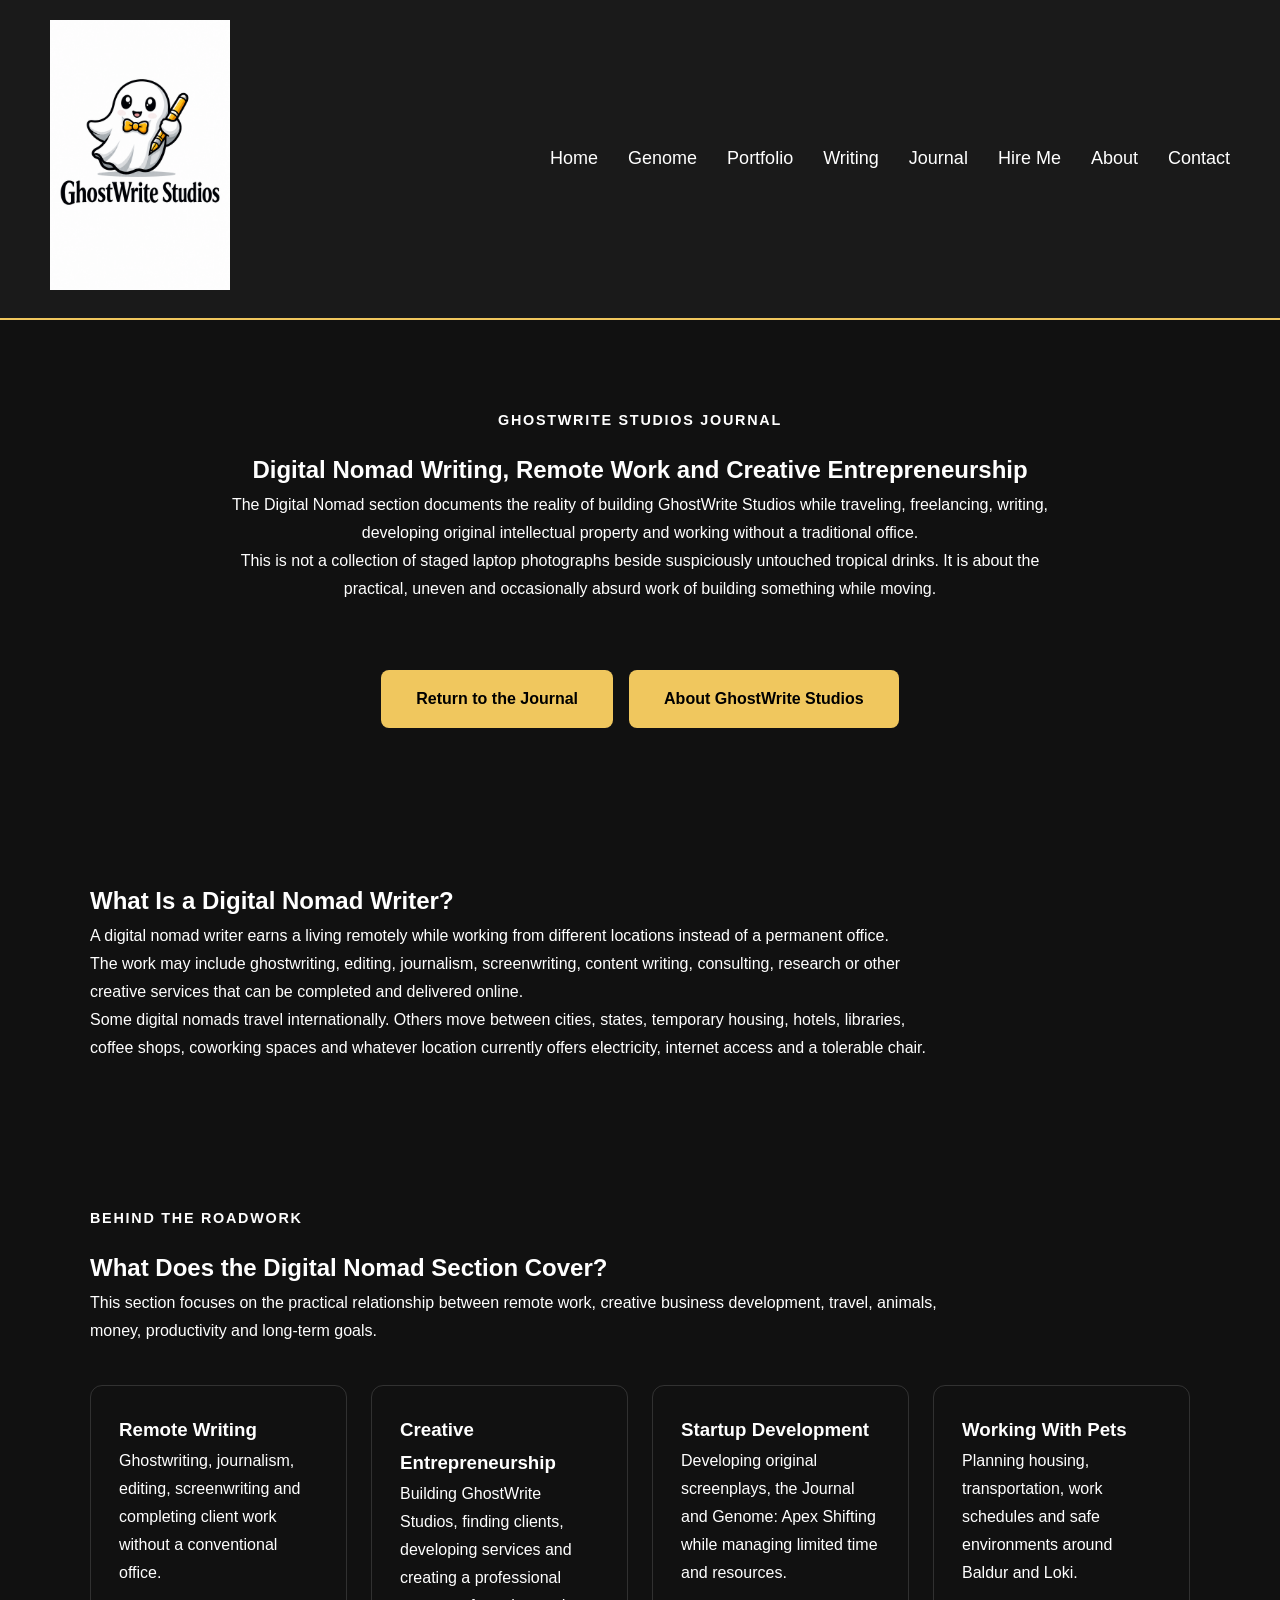
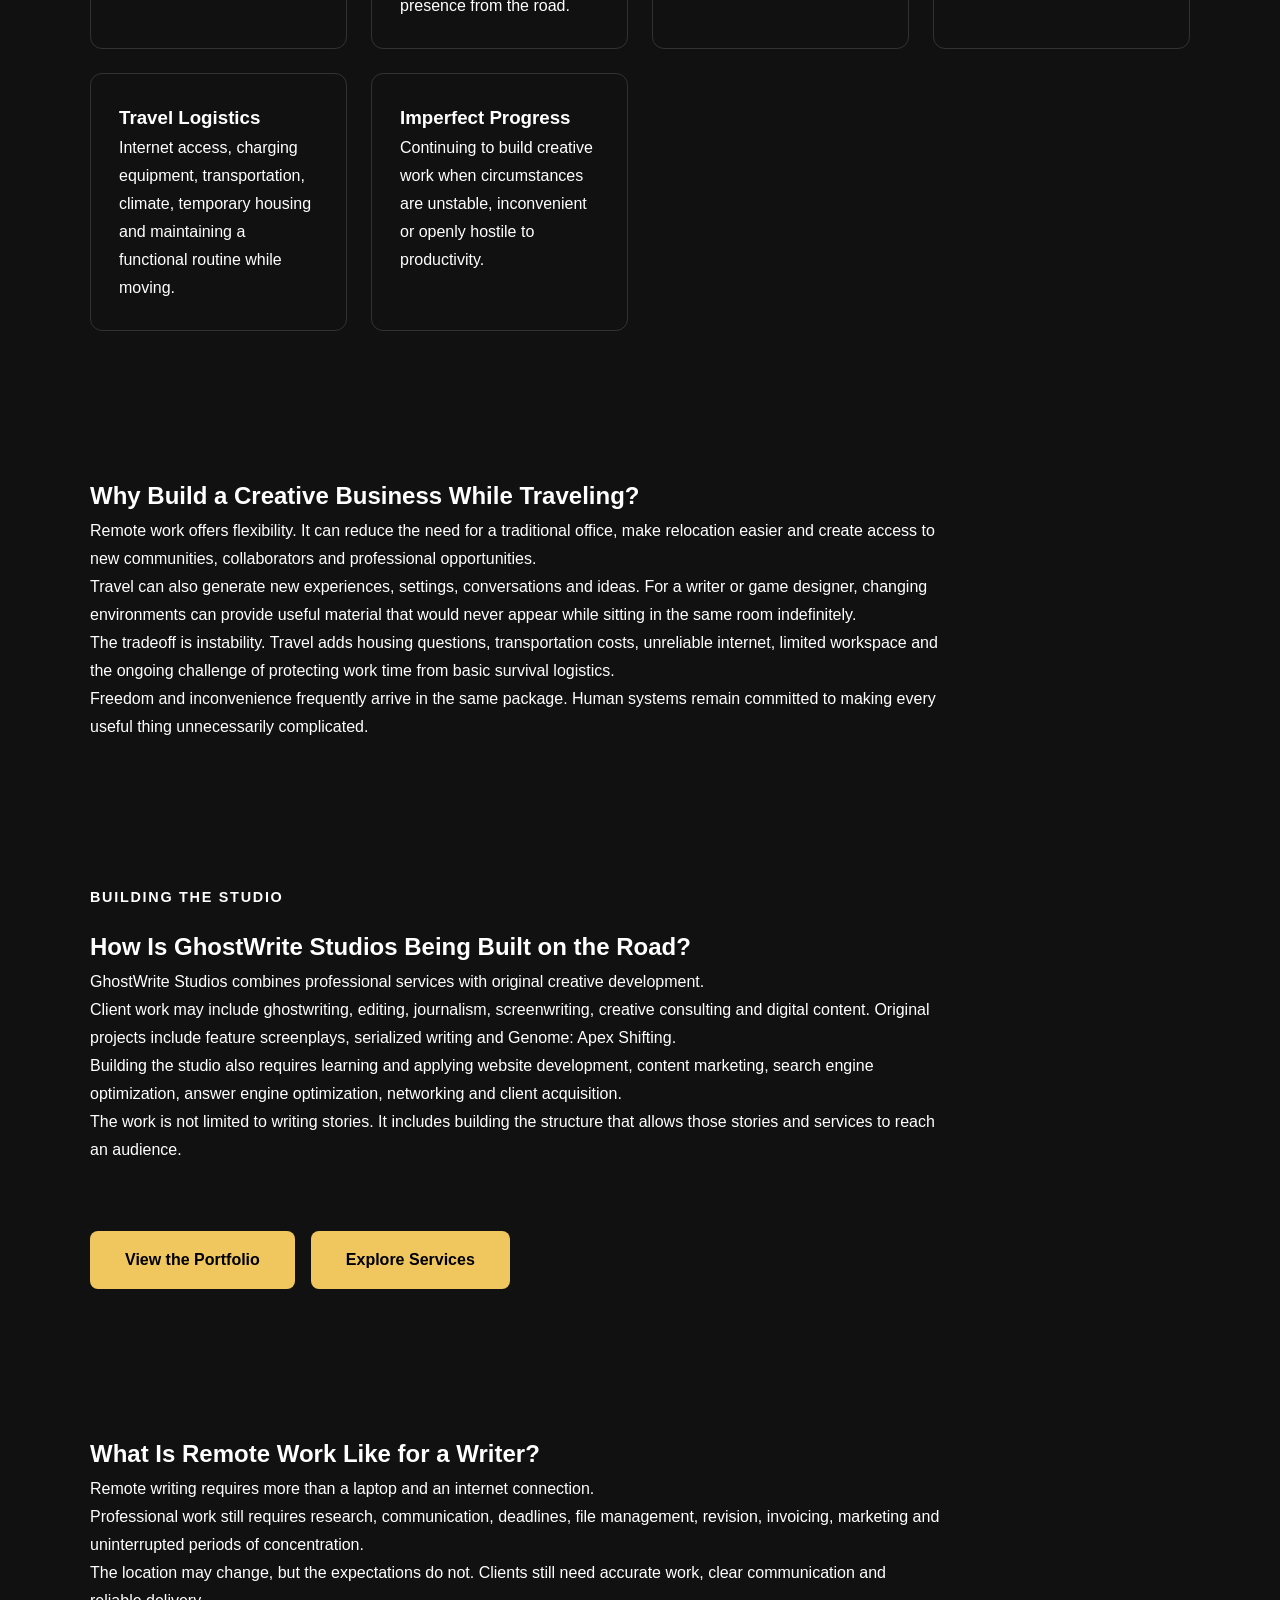
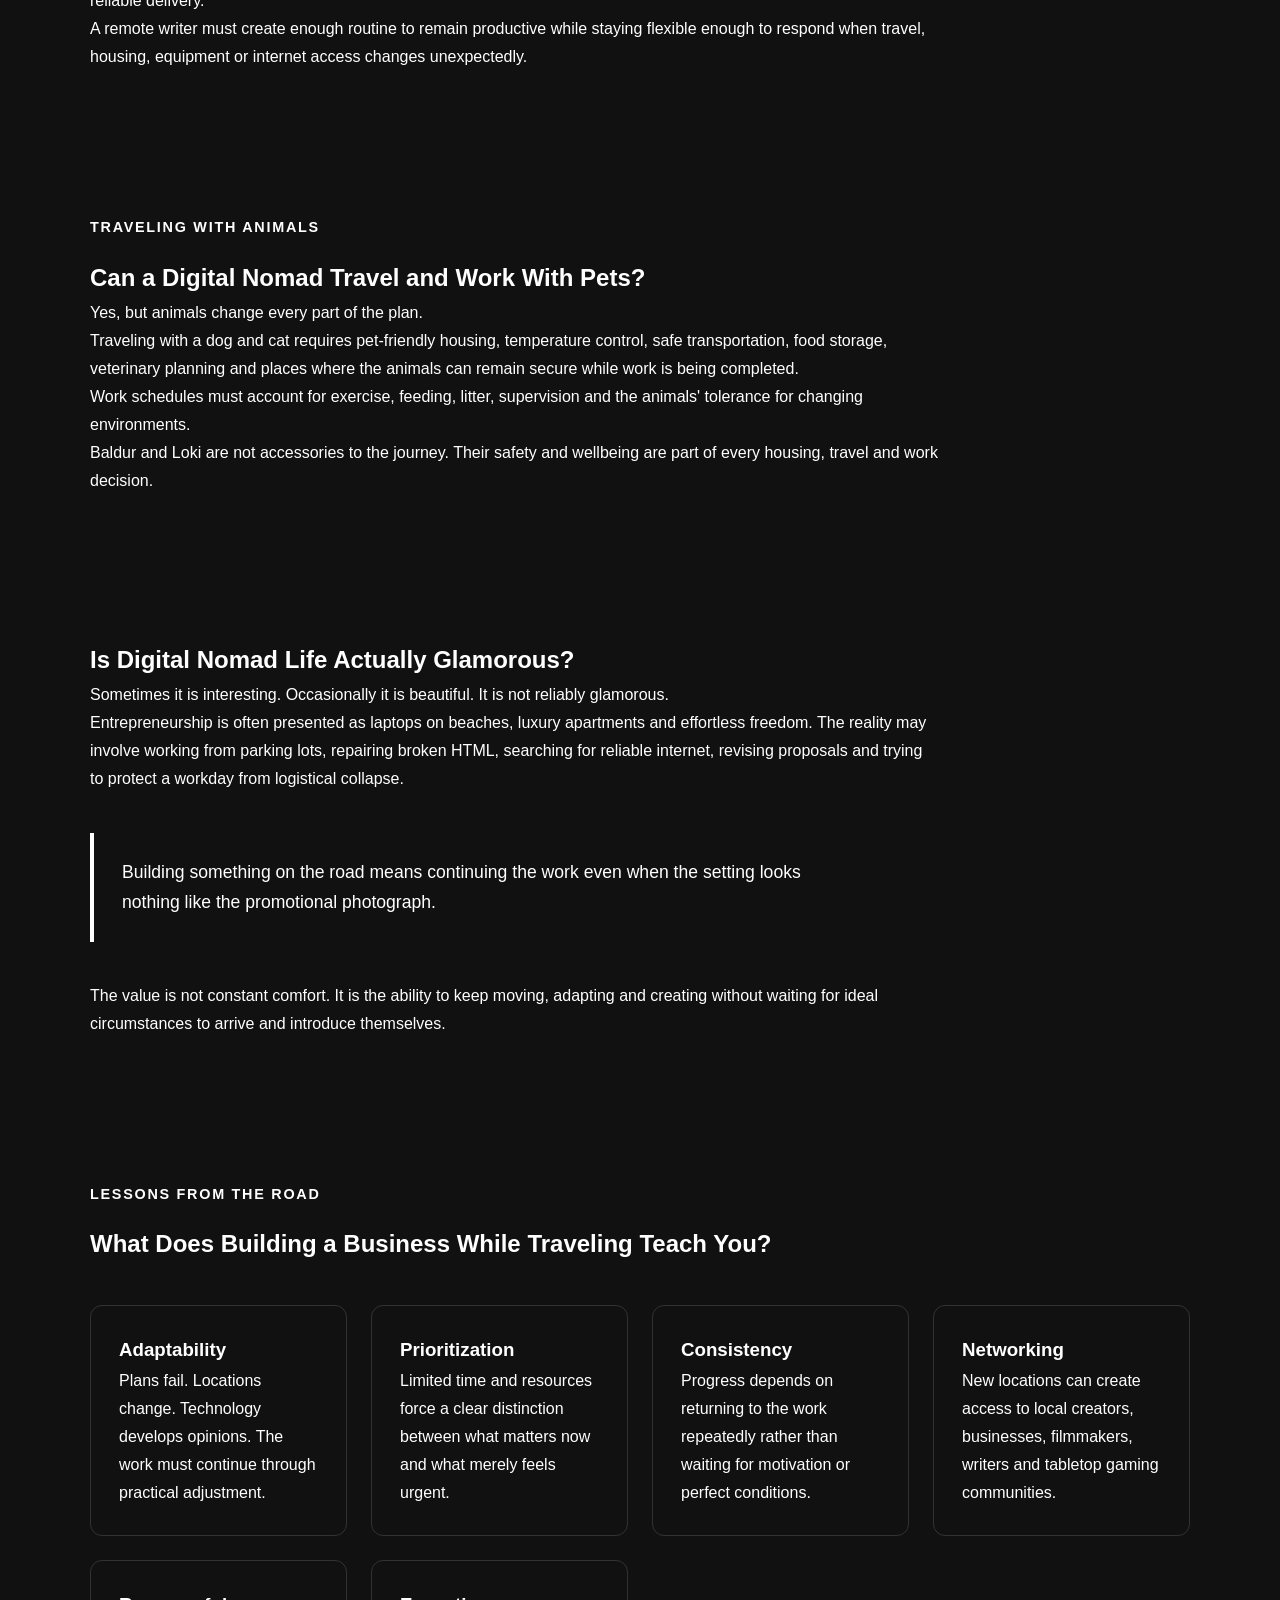
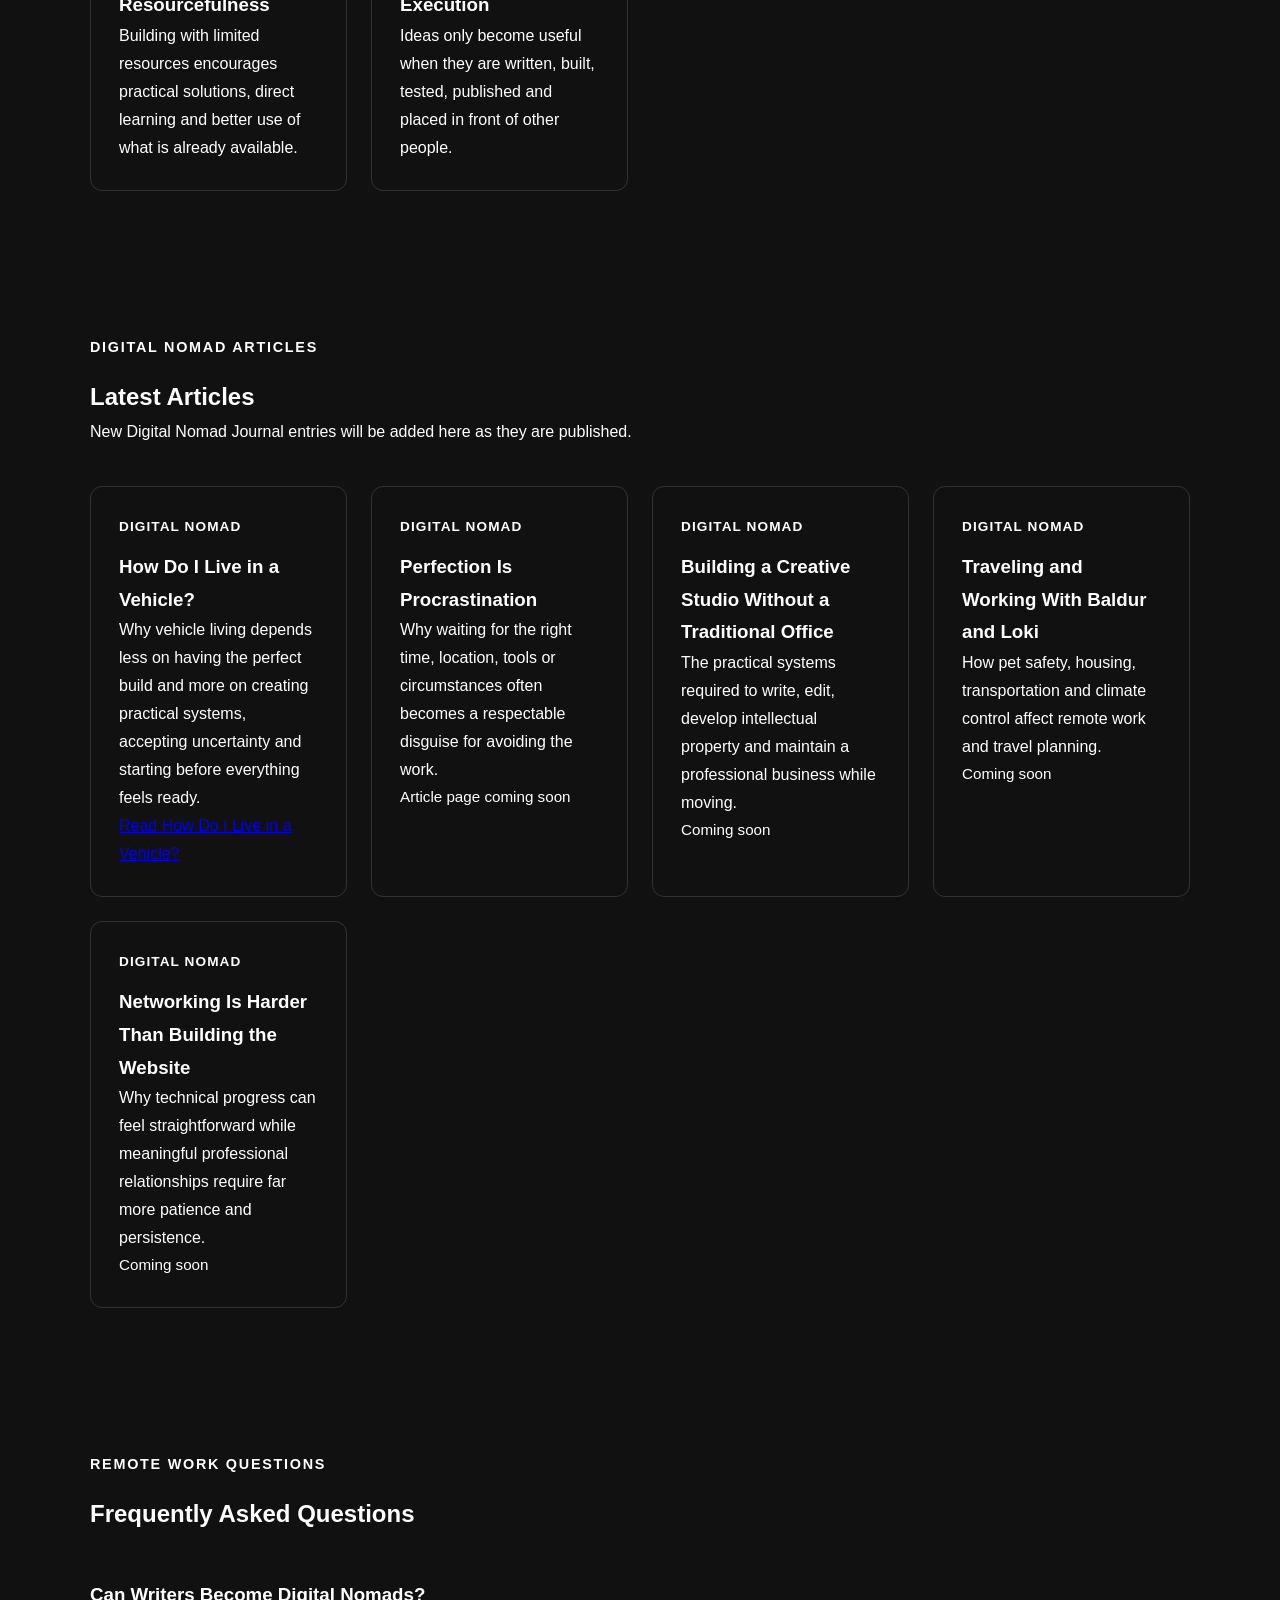
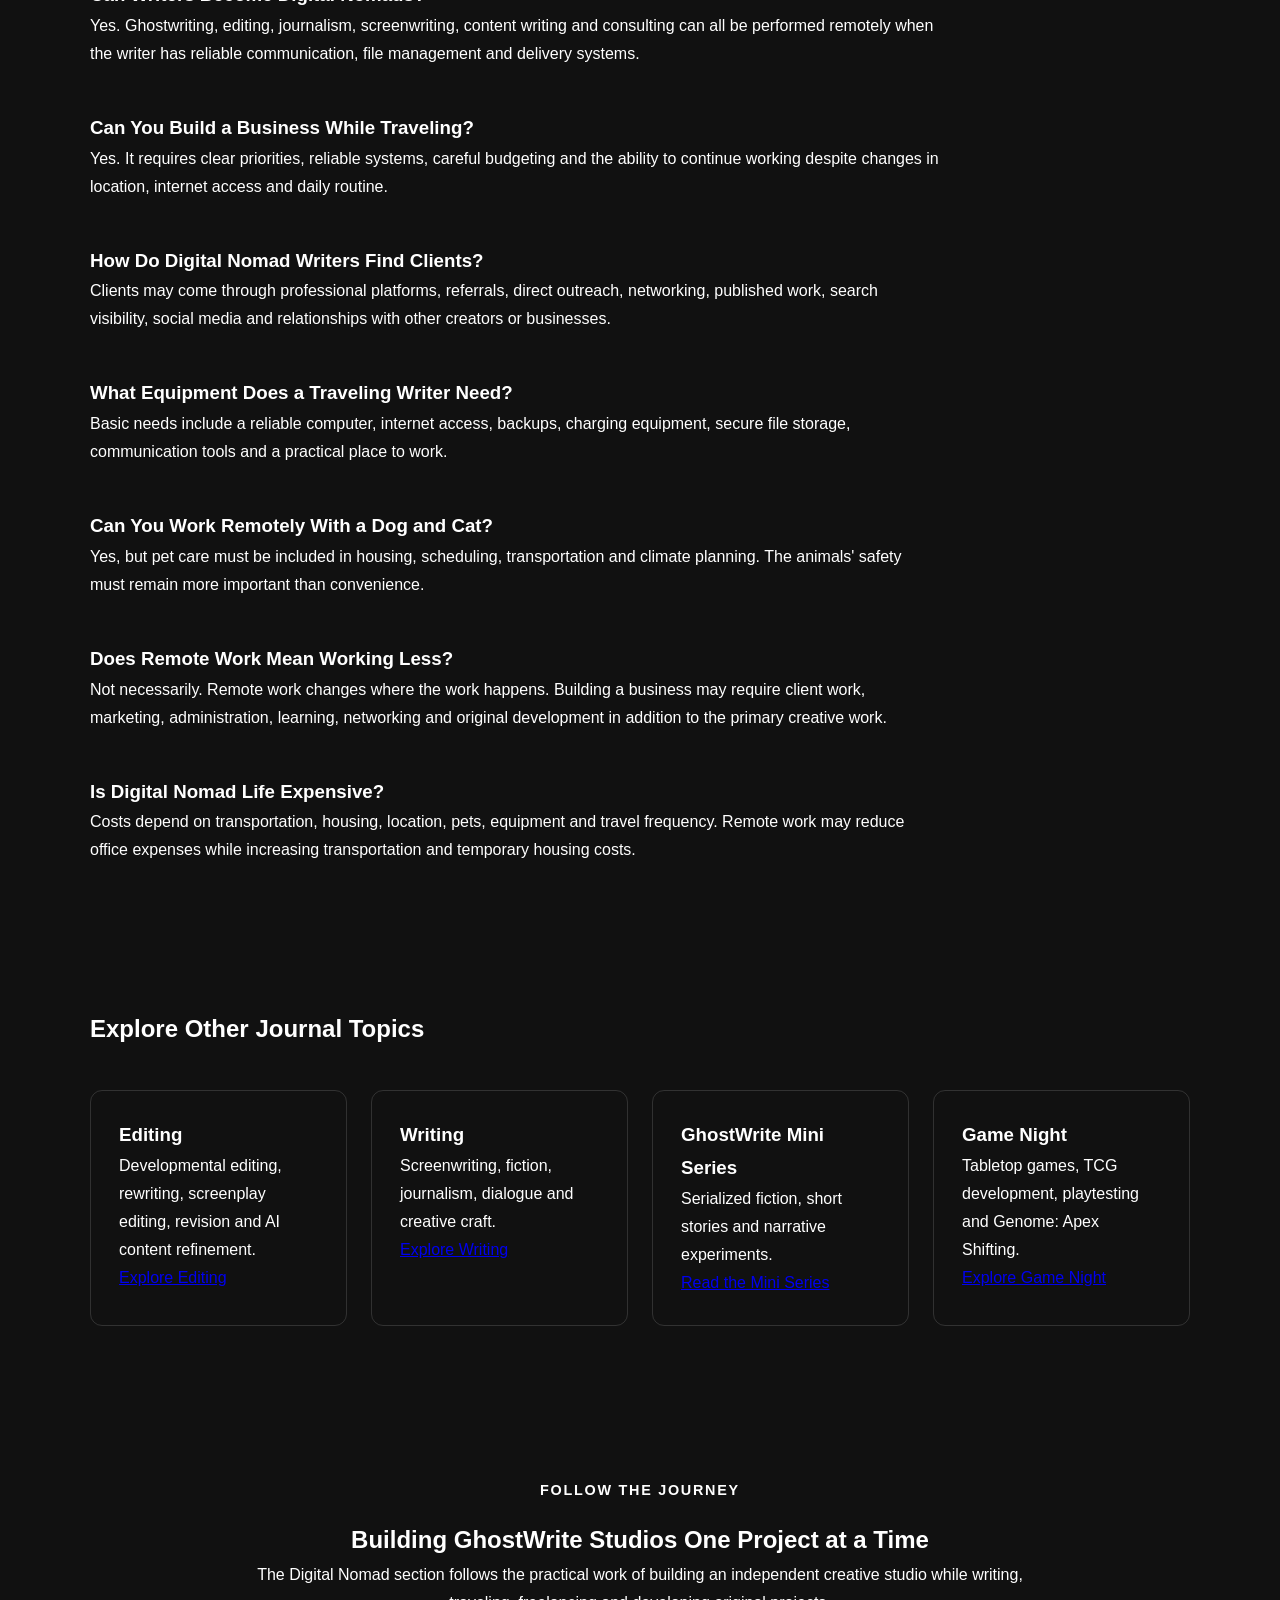
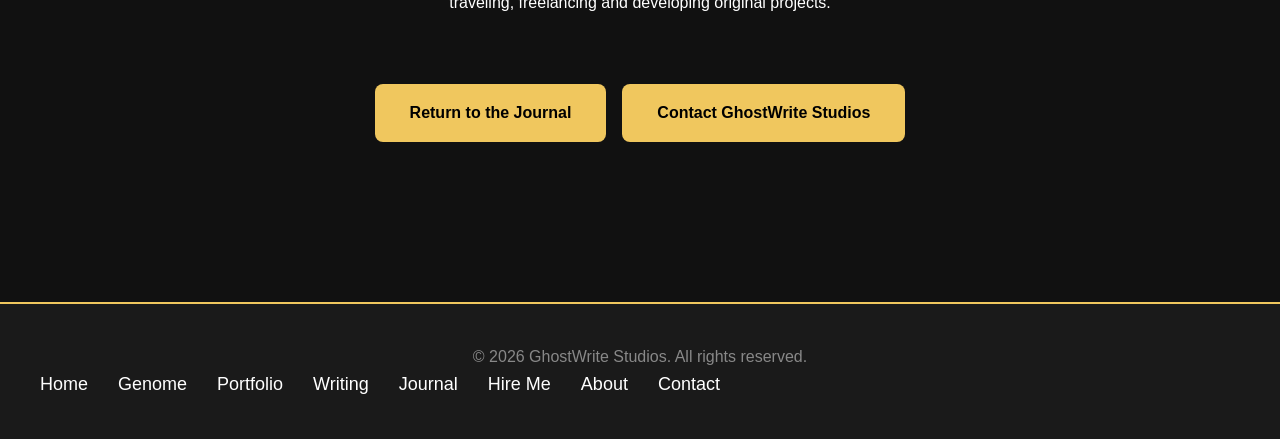
<file: pages/journal/digital-nomad.html>
<!DOCTYPE html>
<html lang="en">

<head>
    <meta charset="UTF-8">

    <meta
        name="viewport"
        content="width=device-width, initial-scale=1.0"
    >

    <title>
        Digital Nomad Writer, Remote Work and Creative Entrepreneurship | GhostWrite Studios
    </title>

    <meta
        name="description"
        content="Read about building GhostWrite Studios as a digital nomad writer, remote creative entrepreneur and traveling freelancer while developing screenplays, journalism, client work and Genome: Apex Shifting."
    >

    <meta
        name="keywords"
        content="digital nomad writer, remote writer, traveling writer, freelance writer on the road, remote creative work, creative entrepreneur, digital nomad with pets, working remotely with a dog, traveling with a cat, building a business while traveling, startup journey, screenwriter digital nomad, ghostwriter remote work, independent creative studio, GhostWrite Studios"
    >

    <meta name="author" content="Rory Kelly">

    <meta name="robots" content="index, follow">

    <link
        rel="canonical"
        href="https://ghostwritestudios.com/pages/journal/digital-nomad.html"
    >

    <link
        rel="stylesheet"
        href="../../styles.css"
    >

    <meta
        property="og:type"
        content="website"
    >

    <meta
        property="og:site_name"
        content="GhostWrite Studios"
    >

    <meta
        property="og:title"
        content="Digital Nomad Writer and Creative Entrepreneurship"
    >

    <meta
        property="og:description"
        content="Articles about remote writing, building a creative studio on the road, freelancing, entrepreneurship and traveling with pets."
    >

    <meta
        property="og:url"
        content="https://ghostwritestudios.com/pages/journal/digital-nomad.html"
    >

    <meta
        property="og:image"
        content="https://ghostwritestudios.com/GhostwriteStudios.png"
    >

    <meta
        property="og:image:alt"
        content="GhostWrite Studios logo"
    >

    <meta
        name="twitter:card"
        content="summary_large_image"
    >

    <meta
        name="twitter:title"
        content="Digital Nomad Writer and Creative Entrepreneurship"
    >

    <meta
        name="twitter:description"
        content="Remote writing, creative business development, freelancing, travel and life on the road with pets."
    >

    <meta
        name="twitter:image"
        content="https://ghostwritestudios.com/GhostwriteStudios.png"
    >

    <style>
        .category-page {
            line-height: 1.75;
        }

        .category-page section {
            width: min(1100px, calc(100% - 2rem));
            margin: 0 auto;
            padding: 4.5rem 0;
        }

        .category-page .category-hero {
            padding-top: 5.5rem;
            padding-bottom: 5rem;
            text-align: center;
        }

        .category-page .category-hero p {
            max-width: 820px;
            margin-right: auto;
            margin-left: auto;
        }

        .category-page .eyebrow {
            margin-bottom: 1rem;
            font-size: 0.9rem;
            font-weight: 700;
            letter-spacing: 0.12em;
            text-transform: uppercase;
        }

        .category-page .article-grid,
        .category-page .topic-grid,
        .category-page .related-grid,
        .category-page .process-grid {
            display: grid;
            grid-template-columns: repeat(
                auto-fit,
                minmax(250px, 1fr)
            );
            gap: 1.5rem;
            margin-top: 2.5rem;
        }

        .category-page .article-card,
        .category-page .topic-card,
        .category-page .related-card,
        .category-page .process-card {
            padding: 1.75rem;
            border: 1px solid rgba(127, 127, 127, 0.3);
            border-radius: 0.75rem;
        }

        .category-page .article-card h3,
        .category-page .topic-card h3,
        .category-page .related-card h3,
        .category-page .process-card h3 {
            margin-top: 0;
        }

        .category-page .section-intro,
        .category-page .question-section p,
        .category-page .faq-item p {
            max-width: 850px;
        }

        .category-page .article-category {
            margin-bottom: 0.75rem;
            font-size: 0.85rem;
            font-weight: 700;
            letter-spacing: 0.08em;
            text-transform: uppercase;
        }

        .category-page .article-meta {
            font-size: 0.95rem;
        }

        .category-page .button-row {
            display: flex;
            flex-wrap: wrap;
            gap: 1rem;
            margin-top: 2rem;
        }

        .category-page .hero-buttons {
            justify-content: center;
        }

        .category-page .faq-item {
            margin-top: 2.75rem;
        }

        .category-page .quote-block {
            max-width: 780px;
            margin: 2.5rem 0;
            padding: 1.5rem 1.75rem;
            border-left: 4px solid currentColor;
            font-size: 1.1rem;
        }

        .category-page .closing-cta {
            padding-top: 5rem;
            padding-bottom: 5rem;
            text-align: center;
        }

        .category-page .closing-cta p {
            max-width: 780px;
            margin-right: auto;
            margin-left: auto;
        }

        @media (max-width: 700px) {
            .category-page section {
                padding-top: 3.25rem;
                padding-bottom: 3.25rem;
            }

            .category-page .category-hero {
                padding-top: 4rem;
                padding-bottom: 4rem;
            }

            .category-page .button-row {
                flex-direction: column;
            }

            .category-page .button {
                text-align: center;
            }
        }
    </style>

    <!-- Google tag (gtag.js) -->
    <script
        async
        src="https://www.googletagmanager.com/gtag/js?id=G-5FK2X831EN"
    ></script>

    <script>
        window.dataLayer = window.dataLayer || [];

        function gtag() {
            window.dataLayer.push(arguments);
        }

        gtag("js", new Date());
        gtag("config", "G-5FK2X831EN");
    </script>

    <script type="application/ld+json">
    {
        "@context": "https://schema.org",
        "@type": "CollectionPage",
        "name": "Digital Nomad Articles",
        "url": "https://ghostwritestudios.com/pages/journal/digital-nomad.html",
        "description": "Articles about digital nomad writing, remote creative work, freelancing, entrepreneurship, travel and building GhostWrite Studios on the road.",
        "isPartOf": {
            "@type": "Blog",
            "name": "GhostWrite Studios Journal",
            "url": "https://ghostwritestudios.com/pages/journal.html"
        },
        "author": {
            "@type": "Person",
            "name": "Rory Kelly"
        },
        "about": [
            "Digital Nomad Writing",
            "Remote Work",
            "Creative Entrepreneurship",
            "Freelance Writing",
            "Traveling With Pets",
            "Building a Creative Business",
            "GhostWrite Studios"
        ]
    }
    </script>

    <script type="application/ld+json">
    {
        "@context": "https://schema.org",
        "@type": "FAQPage",
        "mainEntity": [
            {
                "@type": "Question",
                "name": "What is a digital nomad writer?",
                "acceptedAnswer": {
                    "@type": "Answer",
                    "text": "A digital nomad writer earns income remotely through writing, editing, journalism, ghostwriting or related creative work while working from changing locations instead of a permanent office."
                }
            },
            {
                "@type": "Question",
                "name": "Can writers work remotely while traveling?",
                "acceptedAnswer": {
                    "@type": "Answer",
                    "text": "Yes. Writers can work remotely through ghostwriting, editing, journalism, screenwriting, content creation, consulting and other services that can be delivered online."
                }
            },
            {
                "@type": "Question",
                "name": "Can you build a creative business while traveling?",
                "acceptedAnswer": {
                    "@type": "Answer",
                    "text": "Yes. Building a creative business while traveling requires reliable systems for communication, project management, internet access, client work, budgeting and consistent production."
                }
            },
            {
                "@type": "Question",
                "name": "Can a digital nomad travel with pets?",
                "acceptedAnswer": {
                    "@type": "Answer",
                    "text": "Yes, but traveling and working with pets requires additional planning for housing, transportation, climate control, food, veterinary care and safe places for the animals while work is being completed."
                }
            },
            {
                "@type": "Question",
                "name": "Is digital nomad life glamorous?",
                "acceptedAnswer": {
                    "@type": "Answer",
                    "text": "Digital nomad life can provide freedom and flexibility, but it also involves unstable schedules, housing challenges, internet problems, budgeting, travel logistics and the pressure of maintaining work without a permanent base."
                }
            },
            {
                "@type": "Question",
                "name": "What does GhostWrite Studios create while working remotely?",
                "acceptedAnswer": {
                    "@type": "Answer",
                    "text": "GhostWrite Studios develops screenplays, journalism, fiction, client writing, editing projects, digital content and the tabletop trading card game Genome: Apex Shifting."
                }
            }
        ]
    }
    </script>

    <script type="application/ld+json">
    {
        "@context": "https://schema.org",
        "@type": "BreadcrumbList",
        "itemListElement": [
            {
                "@type": "ListItem",
                "position": 1,
                "name": "Home",
                "item": "https://ghostwritestudios.com/"
            },
            {
                "@type": "ListItem",
                "position": 2,
                "name": "Journal",
                "item": "https://ghostwritestudios.com/pages/journal.html"
            },
            {
                "@type": "ListItem",
                "position": 3,
                "name": "Digital Nomad",
                "item": "https://ghostwritestudios.com/pages/journal/digital-nomad.html"
            }
        ]
    }
    </script>
</head>

<body>

<header>

    <a
        href="../../index.html"
        aria-label="GhostWrite Studios home"
    >
        <img
            class="logo"
            src="../../GhostwriteStudios.png"
            alt="GhostWrite Studios logo"
        >
    </a>

    <nav aria-label="Main navigation">
        <a href="../../index.html">Home</a>
        <a href="../genome.html">Genome</a>
        <a href="../portfolio.html">Portfolio</a>
        <a href="../writing.html">Writing</a>
        <a href="../journal.html">Journal</a>
        <a href="../hireme.html">Hire Me</a>
        <a href="../about.html">About</a>
        <a href="../contact.html">Contact</a>
    </nav>

</header>

<main class="category-page">

    <section class="category-hero">

        <p class="eyebrow">
            GhostWrite Studios Journal
        </p>

        <h1>
            Digital Nomad Writing, Remote Work and Creative Entrepreneurship
        </h1>

        <p>
            The Digital Nomad section documents the reality of building
            GhostWrite Studios while traveling, freelancing, writing,
            developing original intellectual property and working without a
            traditional office.
        </p>

        <p>
            This is not a collection of staged laptop photographs beside
            suspiciously untouched tropical drinks. It is about the practical,
            uneven and occasionally absurd work of building something while
            moving.
        </p>

        <div class="button-row hero-buttons">

            <a
                href="../journal.html"
                class="button"
            >
                Return to the Journal
            </a>

            <a
                href="../about.html"
                class="button button-secondary"
            >
                About GhostWrite Studios
            </a>

        </div>

    </section>

    <section class="question-section">

        <h2>
            What Is a Digital Nomad Writer?
        </h2>

        <p>
            A digital nomad writer earns a living remotely while working from
            different locations instead of a permanent office.
        </p>

        <p>
            The work may include ghostwriting, editing, journalism,
            screenwriting, content writing, consulting, research or other
            creative services that can be completed and delivered online.
        </p>

        <p>
            Some digital nomads travel internationally. Others move between
            cities, states, temporary housing, hotels, libraries, coffee shops,
            coworking spaces and whatever location currently offers electricity,
            internet access and a tolerable chair.
        </p>

    </section>

    <section>

        <p class="eyebrow">
            Behind the Roadwork
        </p>

        <h2>
            What Does the Digital Nomad Section Cover?
        </h2>

        <p class="section-intro">
            This section focuses on the practical relationship between remote
            work, creative business development, travel, animals, money,
            productivity and long-term goals.
        </p>

        <div class="topic-grid">

            <article class="topic-card">

                <h3>
                    Remote Writing
                </h3>

                <p>
                    Ghostwriting, journalism, editing, screenwriting and
                    completing client work without a conventional office.
                </p>

            </article>

            <article class="topic-card">

                <h3>
                    Creative Entrepreneurship
                </h3>

                <p>
                    Building GhostWrite Studios, finding clients, developing
                    services and creating a professional presence from the
                    road.
                </p>

            </article>

            <article class="topic-card">

                <h3>
                    Startup Development
                </h3>

                <p>
                    Developing original screenplays, the Journal and Genome:
                    Apex Shifting while managing limited time and resources.
                </p>

            </article>

            <article class="topic-card">

                <h3>
                    Working With Pets
                </h3>

                <p>
                    Planning housing, transportation, work schedules and safe
                    environments around Baldur and Loki.
                </p>

            </article>

            <article class="topic-card">

                <h3>
                    Travel Logistics
                </h3>

                <p>
                    Internet access, charging equipment, transportation,
                    climate, temporary housing and maintaining a functional
                    routine while moving.
                </p>

            </article>

            <article class="topic-card">

                <h3>
                    Imperfect Progress
                </h3>

                <p>
                    Continuing to build creative work when circumstances are
                    unstable, inconvenient or openly hostile to productivity.
                </p>

            </article>

        </div>

    </section>

    <section class="question-section">

        <h2>
            Why Build a Creative Business While Traveling?
        </h2>

        <p>
            Remote work offers flexibility. It can reduce the need for a
            traditional office, make relocation easier and create access to
            new communities, collaborators and professional opportunities.
        </p>

        <p>
            Travel can also generate new experiences, settings, conversations
            and ideas. For a writer or game designer, changing environments
            can provide useful material that would never appear while sitting
            in the same room indefinitely.
        </p>

        <p>
            The tradeoff is instability. Travel adds housing questions,
            transportation costs, unreliable internet, limited workspace and
            the ongoing challenge of protecting work time from basic survival
            logistics.
        </p>

        <p>
            Freedom and inconvenience frequently arrive in the same package.
            Human systems remain committed to making every useful thing
            unnecessarily complicated.
        </p>

    </section>

    <section class="question-section">

        <p class="eyebrow">
            Building the Studio
        </p>

        <h2>
            How Is GhostWrite Studios Being Built on the Road?
        </h2>

        <p>
            GhostWrite Studios combines professional services with original
            creative development.
        </p>

        <p>
            Client work may include ghostwriting, editing, journalism,
            screenwriting, creative consulting and digital content. Original
            projects include feature screenplays, serialized writing and
            Genome: Apex Shifting.
        </p>

        <p>
            Building the studio also requires learning and applying website
            development, content marketing, search engine optimization,
            answer engine optimization, networking and client acquisition.
        </p>

        <p>
            The work is not limited to writing stories. It includes building
            the structure that allows those stories and services to reach an
            audience.
        </p>

        <div class="button-row">

            <a
                href="../portfolio.html"
                class="button"
            >
                View the Portfolio
            </a>

            <a
                href="../hireme.html"
                class="button button-secondary"
            >
                Explore Services
            </a>

        </div>

    </section>

    <section class="question-section">

        <h2>
            What Is Remote Work Like for a Writer?
        </h2>

        <p>
            Remote writing requires more than a laptop and an internet
            connection.
        </p>

        <p>
            Professional work still requires research, communication,
            deadlines, file management, revision, invoicing, marketing and
            uninterrupted periods of concentration.
        </p>

        <p>
            The location may change, but the expectations do not. Clients
            still need accurate work, clear communication and reliable
            delivery.
        </p>

        <p>
            A remote writer must create enough routine to remain productive
            while staying flexible enough to respond when travel, housing,
            equipment or internet access changes unexpectedly.
        </p>

    </section>

    <section class="question-section">

        <p class="eyebrow">
            Traveling With Animals
        </p>

        <h2>
            Can a Digital Nomad Travel and Work With Pets?
        </h2>

        <p>
            Yes, but animals change every part of the plan.
        </p>

        <p>
            Traveling with a dog and cat requires pet-friendly housing,
            temperature control, safe transportation, food storage, veterinary
            planning and places where the animals can remain secure while work
            is being completed.
        </p>

        <p>
            Work schedules must account for exercise, feeding, litter,
            supervision and the animals' tolerance for changing environments.
        </p>

        <p>
            Baldur and Loki are not accessories to the journey. Their safety
            and wellbeing are part of every housing, travel and work decision.
        </p>

    </section>

    <section class="question-section">

        <h2>
            Is Digital Nomad Life Actually Glamorous?
        </h2>

        <p>
            Sometimes it is interesting. Occasionally it is beautiful. It is
            not reliably glamorous.
        </p>

        <p>
            Entrepreneurship is often presented as laptops on beaches, luxury
            apartments and effortless freedom. The reality may involve working
            from parking lots, repairing broken HTML, searching for reliable
            internet, revising proposals and trying to protect a workday from
            logistical collapse.
        </p>

        <div class="quote-block">
            Building something on the road means continuing the work even when
            the setting looks nothing like the promotional photograph.
        </div>

        <p>
            The value is not constant comfort. It is the ability to keep moving,
            adapting and creating without waiting for ideal circumstances to
            arrive and introduce themselves.
        </p>

    </section>

    <section>

        <p class="eyebrow">
            Lessons From the Road
        </p>

        <h2>
            What Does Building a Business While Traveling Teach You?
        </h2>

        <div class="process-grid">

            <article class="process-card">

                <h3>
                    Adaptability
                </h3>

                <p>
                    Plans fail. Locations change. Technology develops opinions.
                    The work must continue through practical adjustment.
                </p>

            </article>

            <article class="process-card">

                <h3>
                    Prioritization
                </h3>

                <p>
                    Limited time and resources force a clear distinction
                    between what matters now and what merely feels urgent.
                </p>

            </article>

            <article class="process-card">

                <h3>
                    Consistency
                </h3>

                <p>
                    Progress depends on returning to the work repeatedly rather
                    than waiting for motivation or perfect conditions.
                </p>

            </article>

            <article class="process-card">

                <h3>
                    Networking
                </h3>

                <p>
                    New locations can create access to local creators,
                    businesses, filmmakers, writers and tabletop gaming
                    communities.
                </p>

            </article>

            <article class="process-card">

                <h3>
                    Resourcefulness
                </h3>

                <p>
                    Building with limited resources encourages practical
                    solutions, direct learning and better use of what is
                    already available.
                </p>

            </article>

            <article class="process-card">

                <h3>
                    Execution
                </h3>

                <p>
                    Ideas only become useful when they are written, built,
                    tested, published and placed in front of other people.
                </p>

            </article>

        </div>

    </section>

        <section>

        <p class="eyebrow">
            Digital Nomad Articles
        </p>

        <h2>
            Latest Articles
        </h2>

        <p class="section-intro">
            New Digital Nomad Journal entries will be added here as they are
            published.
        </p>

        <div class="article-grid">

            <article class="article-card">

                <p class="article-category">
                    Digital Nomad
                </p>

                <h3>
                    How Do I Live in a Vehicle?
                </h3>

                <p>
                    Why vehicle living depends less on having the perfect build
                    and more on creating practical systems, accepting
                    uncertainty and starting before everything feels ready.
                </p>

                <a href="digital-nomad-content/certainty.html">
                    Read How Do I Live in a Vehicle?
                </a>

            </article>

            <article class="article-card">

                <p class="article-category">
                    Digital Nomad
                </p>

                <h3>
                    Perfection Is Procrastination
                </h3>

                <p>
                    Why waiting for the right time, location, tools or
                    circumstances often becomes a respectable disguise for
                    avoiding the work.
                </p>

                <p class="article-meta">
                    Article page coming soon
                </p>

            </article>

            <article class="article-card">

                <p class="article-category">
                    Digital Nomad
                </p>

                <h3>
                    Building a Creative Studio Without a Traditional Office
                </h3>

                <p>
                    The practical systems required to write, edit, develop
                    intellectual property and maintain a professional business
                    while moving.
                </p>

                <p class="article-meta">
                    Coming soon
                </p>

            </article>

            <article class="article-card">

                <p class="article-category">
                    Digital Nomad
                </p>

                <h3>
                    Traveling and Working With Baldur and Loki
                </h3>

                <p>
                    How pet safety, housing, transportation and climate control
                    affect remote work and travel planning.
                </p>

                <p class="article-meta">
                    Coming soon
                </p>

            </article>

            <article class="article-card">

                <p class="article-category">
                    Digital Nomad
                </p>

                <h3>
                    Networking Is Harder Than Building the Website
                </h3>

                <p>
                    Why technical progress can feel straightforward while
                    meaningful professional relationships require far more
                    patience and persistence.
                </p>

                <p class="article-meta">
                    Coming soon
                </p>

            </article>

        </div>

    </section>

    <section>

        <p class="eyebrow">
            Remote Work Questions
        </p>

        <h2>
            Frequently Asked Questions
        </h2>

        <article class="faq-item">

            <h3>
                Can Writers Become Digital Nomads?
            </h3>

            <p>
                Yes. Ghostwriting, editing, journalism, screenwriting,
                content writing and consulting can all be performed remotely
                when the writer has reliable communication, file management
                and delivery systems.
            </p>

        </article>

        <article class="faq-item">

            <h3>
                Can You Build a Business While Traveling?
            </h3>

            <p>
                Yes. It requires clear priorities, reliable systems, careful
                budgeting and the ability to continue working despite changes
                in location, internet access and daily routine.
            </p>

        </article>

        <article class="faq-item">

            <h3>
                How Do Digital Nomad Writers Find Clients?
            </h3>

            <p>
                Clients may come through professional platforms, referrals,
                direct outreach, networking, published work, search visibility,
                social media and relationships with other creators or
                businesses.
            </p>

        </article>

        <article class="faq-item">

            <h3>
                What Equipment Does a Traveling Writer Need?
            </h3>

            <p>
                Basic needs include a reliable computer, internet access,
                backups, charging equipment, secure file storage,
                communication tools and a practical place to work.
            </p>

        </article>

        <article class="faq-item">

            <h3>
                Can You Work Remotely With a Dog and Cat?
            </h3>

            <p>
                Yes, but pet care must be included in housing, scheduling,
                transportation and climate planning. The animals' safety must
                remain more important than convenience.
            </p>

        </article>

        <article class="faq-item">

            <h3>
                Does Remote Work Mean Working Less?
            </h3>

            <p>
                Not necessarily. Remote work changes where the work happens.
                Building a business may require client work, marketing,
                administration, learning, networking and original development
                in addition to the primary creative work.
            </p>

        </article>

        <article class="faq-item">

            <h3>
                Is Digital Nomad Life Expensive?
            </h3>

            <p>
                Costs depend on transportation, housing, location, pets,
                equipment and travel frequency. Remote work may reduce office
                expenses while increasing transportation and temporary housing
                costs.
            </p>

        </article>

    </section>

    <section>

        <h2>
            Explore Other Journal Topics
        </h2>

        <div class="related-grid">

            <article class="related-card">

                <h3>
                    Editing
                </h3>

                <p>
                    Developmental editing, rewriting, screenplay editing,
                    revision and AI content refinement.
                </p>

                <a href="editing.html">
                    Explore Editing
                </a>

            </article>

            <article class="related-card">

                <h3>
                    Writing
                </h3>

                <p>
                    Screenwriting, fiction, journalism, dialogue and creative
                    craft.
                </p>

                <a href="writing.html">
                    Explore Writing
                </a>

            </article>

            <article class="related-card">

                <h3>
                    GhostWrite Mini Series
                </h3>

                <p>
                    Serialized fiction, short stories and narrative
                    experiments.
                </p>

                <a href="ghostwrite-mini-series.html">
                    Read the Mini Series
                </a>

            </article>

            <article class="related-card">

                <h3>
                    Game Night
                </h3>

                <p>
                    Tabletop games, TCG development, playtesting and Genome:
                    Apex Shifting.
                </p>

                <a href="game-night.html">
                    Explore Game Night
                </a>

            </article>

        </div>

    </section>

    <section class="closing-cta">

        <p class="eyebrow">
            Follow the Journey
        </p>

        <h2>
            Building GhostWrite Studios One Project at a Time
        </h2>

        <p>
            The Digital Nomad section follows the practical work of building
            an independent creative studio while writing, traveling,
            freelancing and developing original projects.
        </p>

        <div class="button-row hero-buttons">

            <a
                href="../journal.html"
                class="button"
            >
                Return to the Journal
            </a>

            <a
                href="../contact.html"
                class="button button-secondary"
            >
                Contact GhostWrite Studios
            </a>

        </div>

    </section>

</main>

<footer>

    <p>
        &copy; 2026 GhostWrite Studios. All rights reserved.
    </p>

    <nav aria-label="Footer navigation">
        <a href="../../index.html">Home</a>
        <a href="../genome.html">Genome</a>
        <a href="../portfolio.html">Portfolio</a>
        <a href="../writing.html">Writing</a>
        <a href="../journal.html">Journal</a>
        <a href="../hireme.html">Hire Me</a>
        <a href="../about.html">About</a>
        <a href="../contact.html">Contact</a>
    </nav>

</footer>

</body>

</html>
</file>
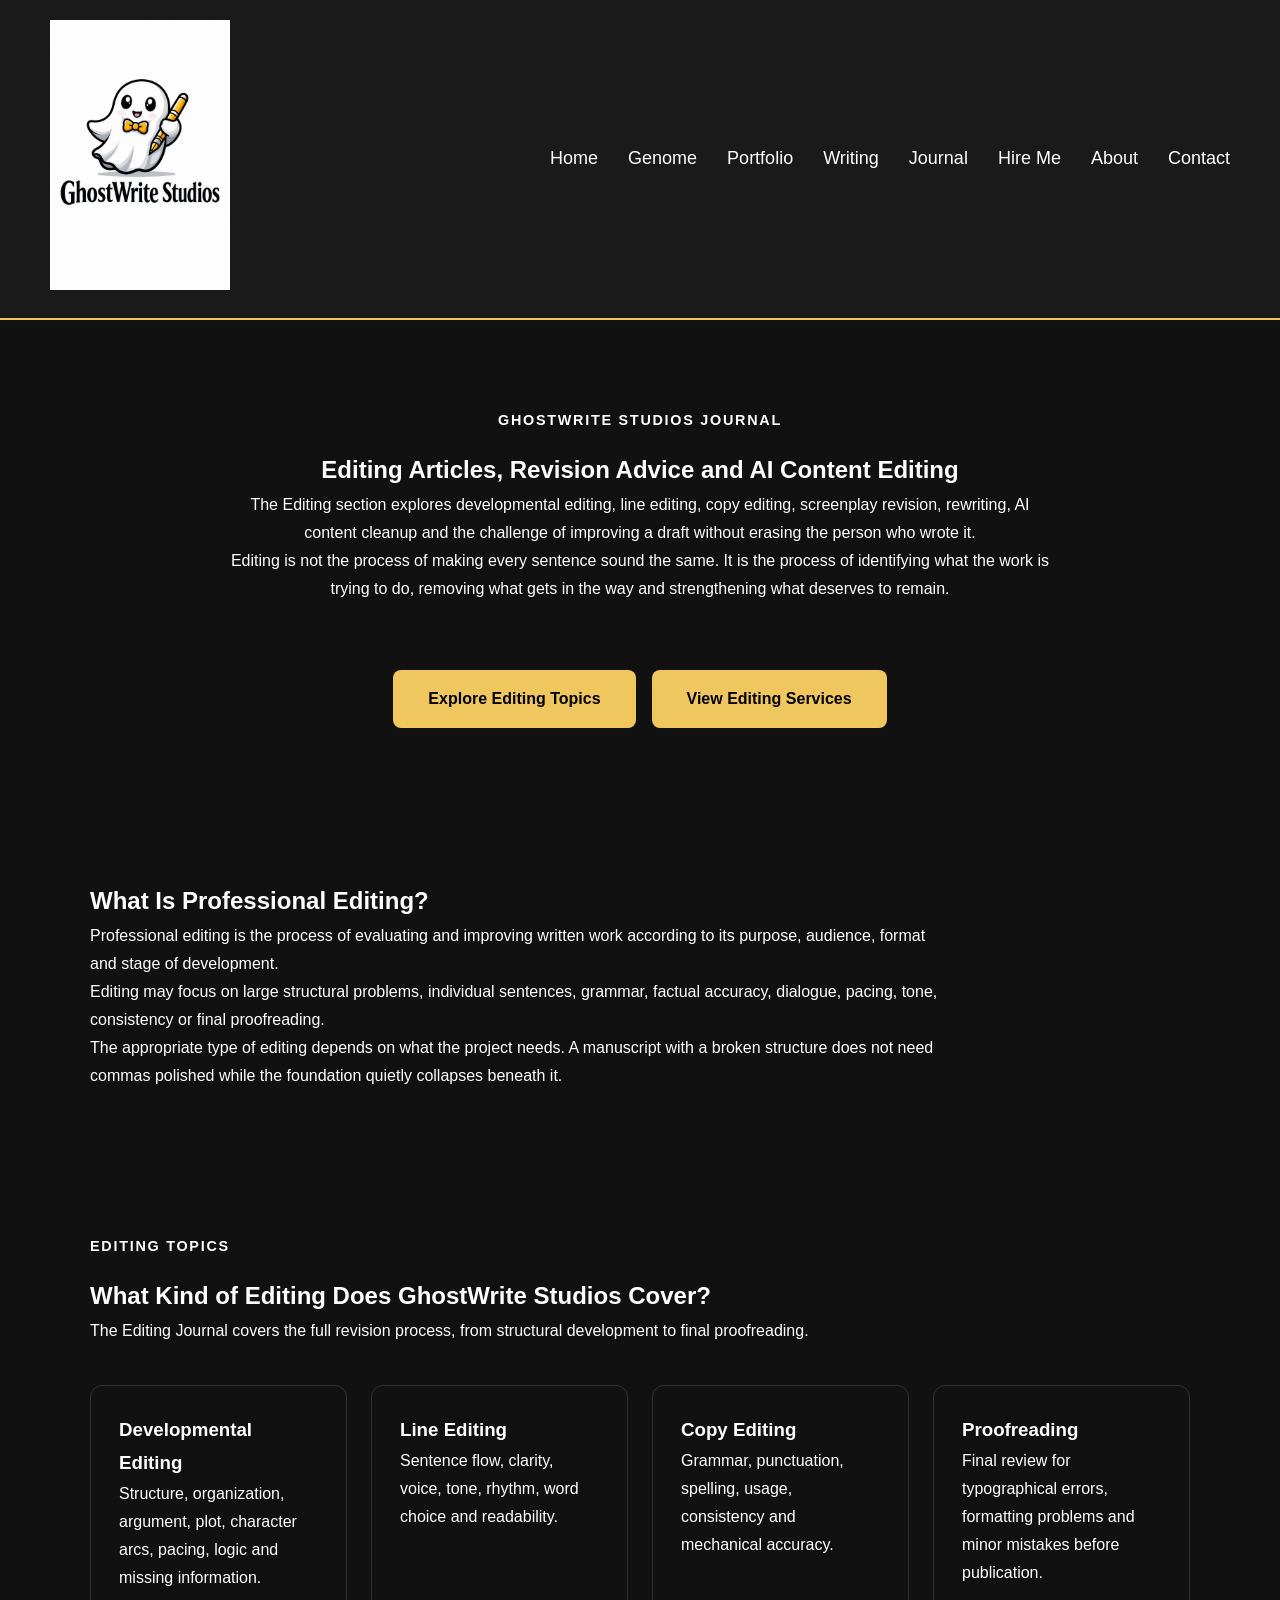
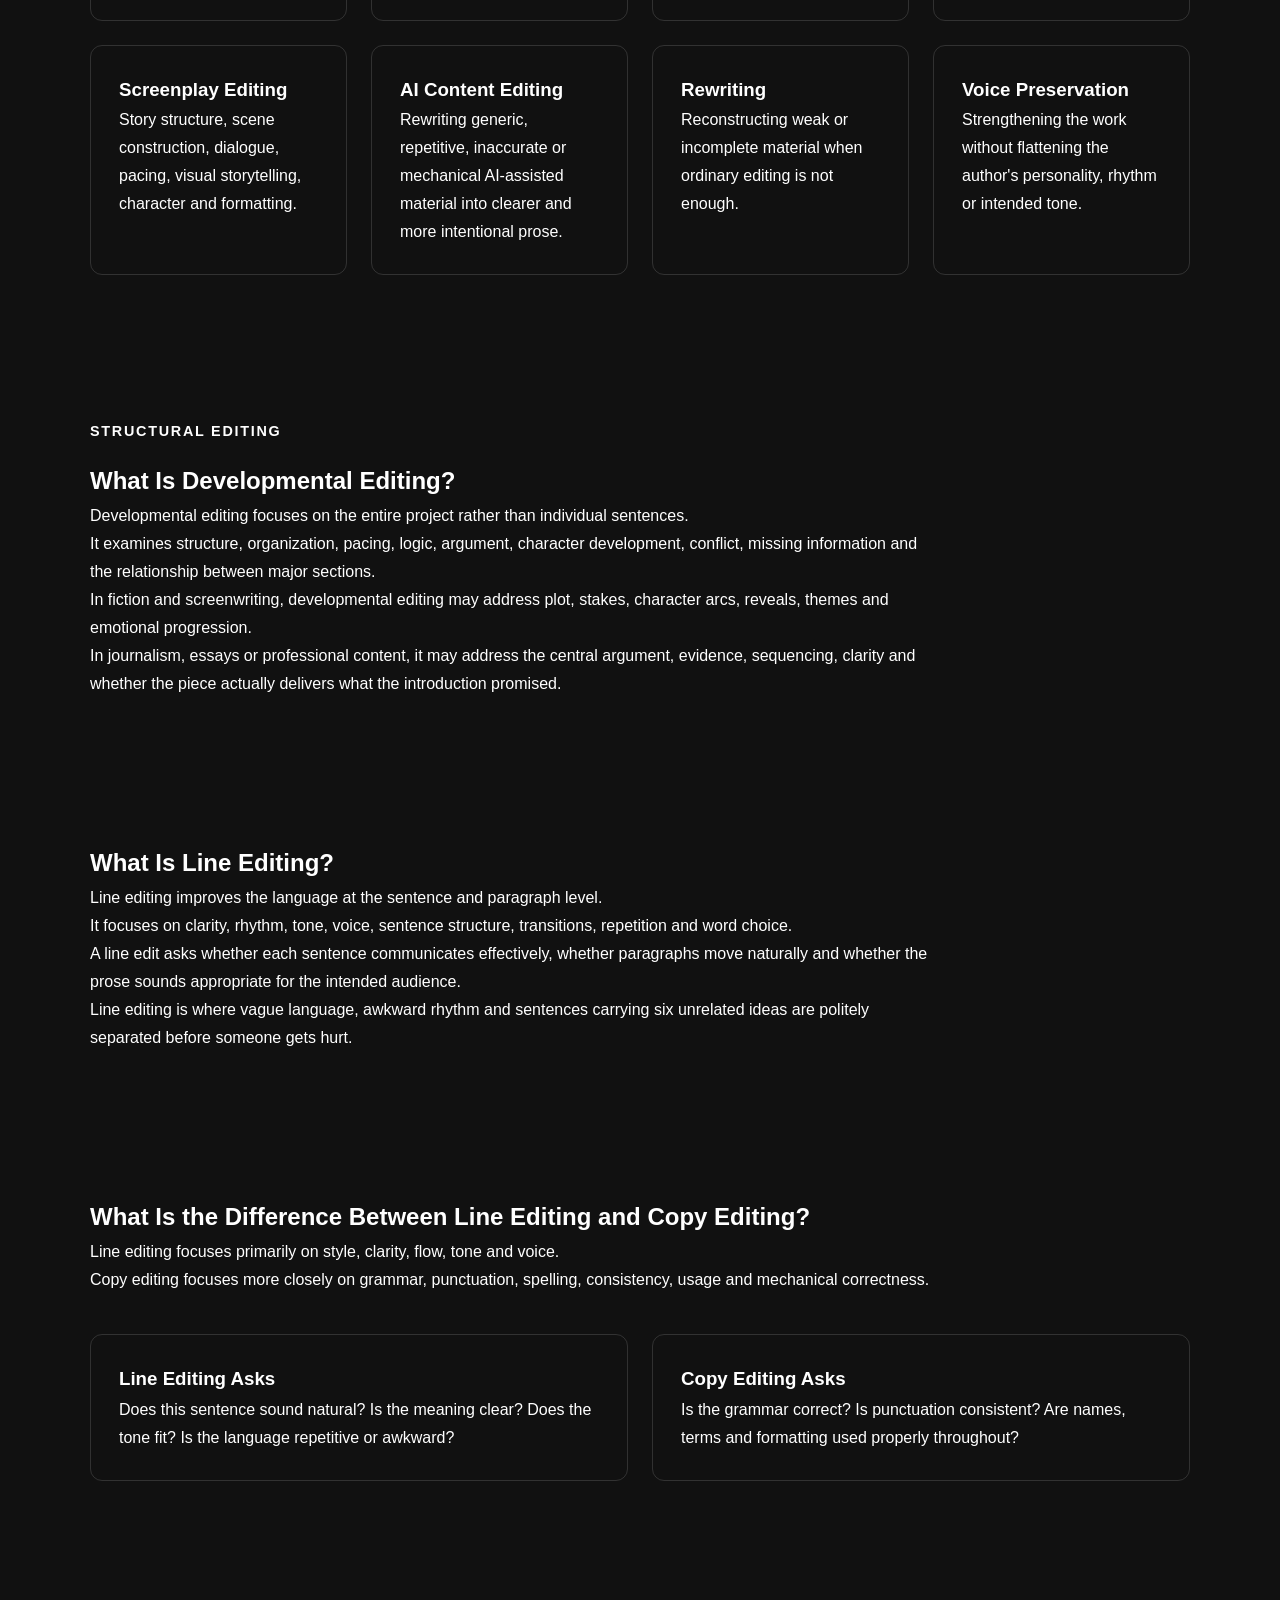
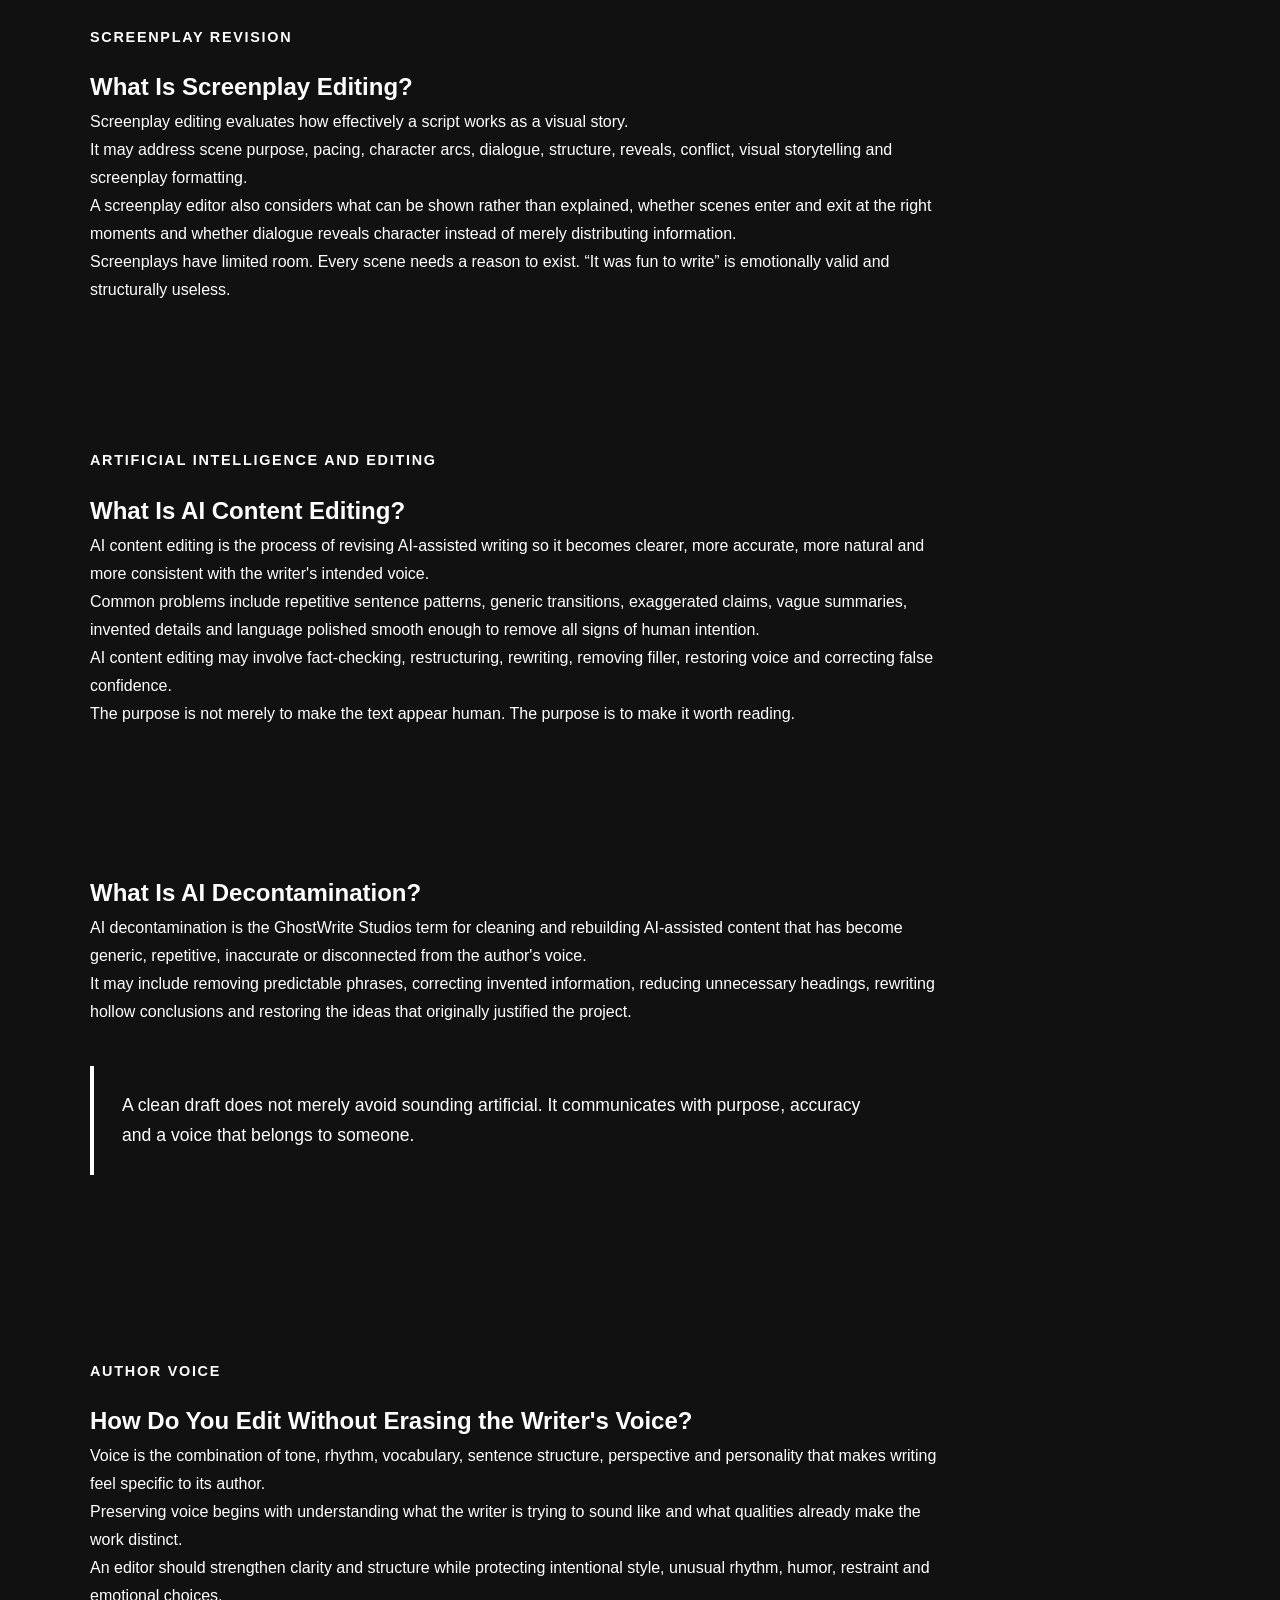
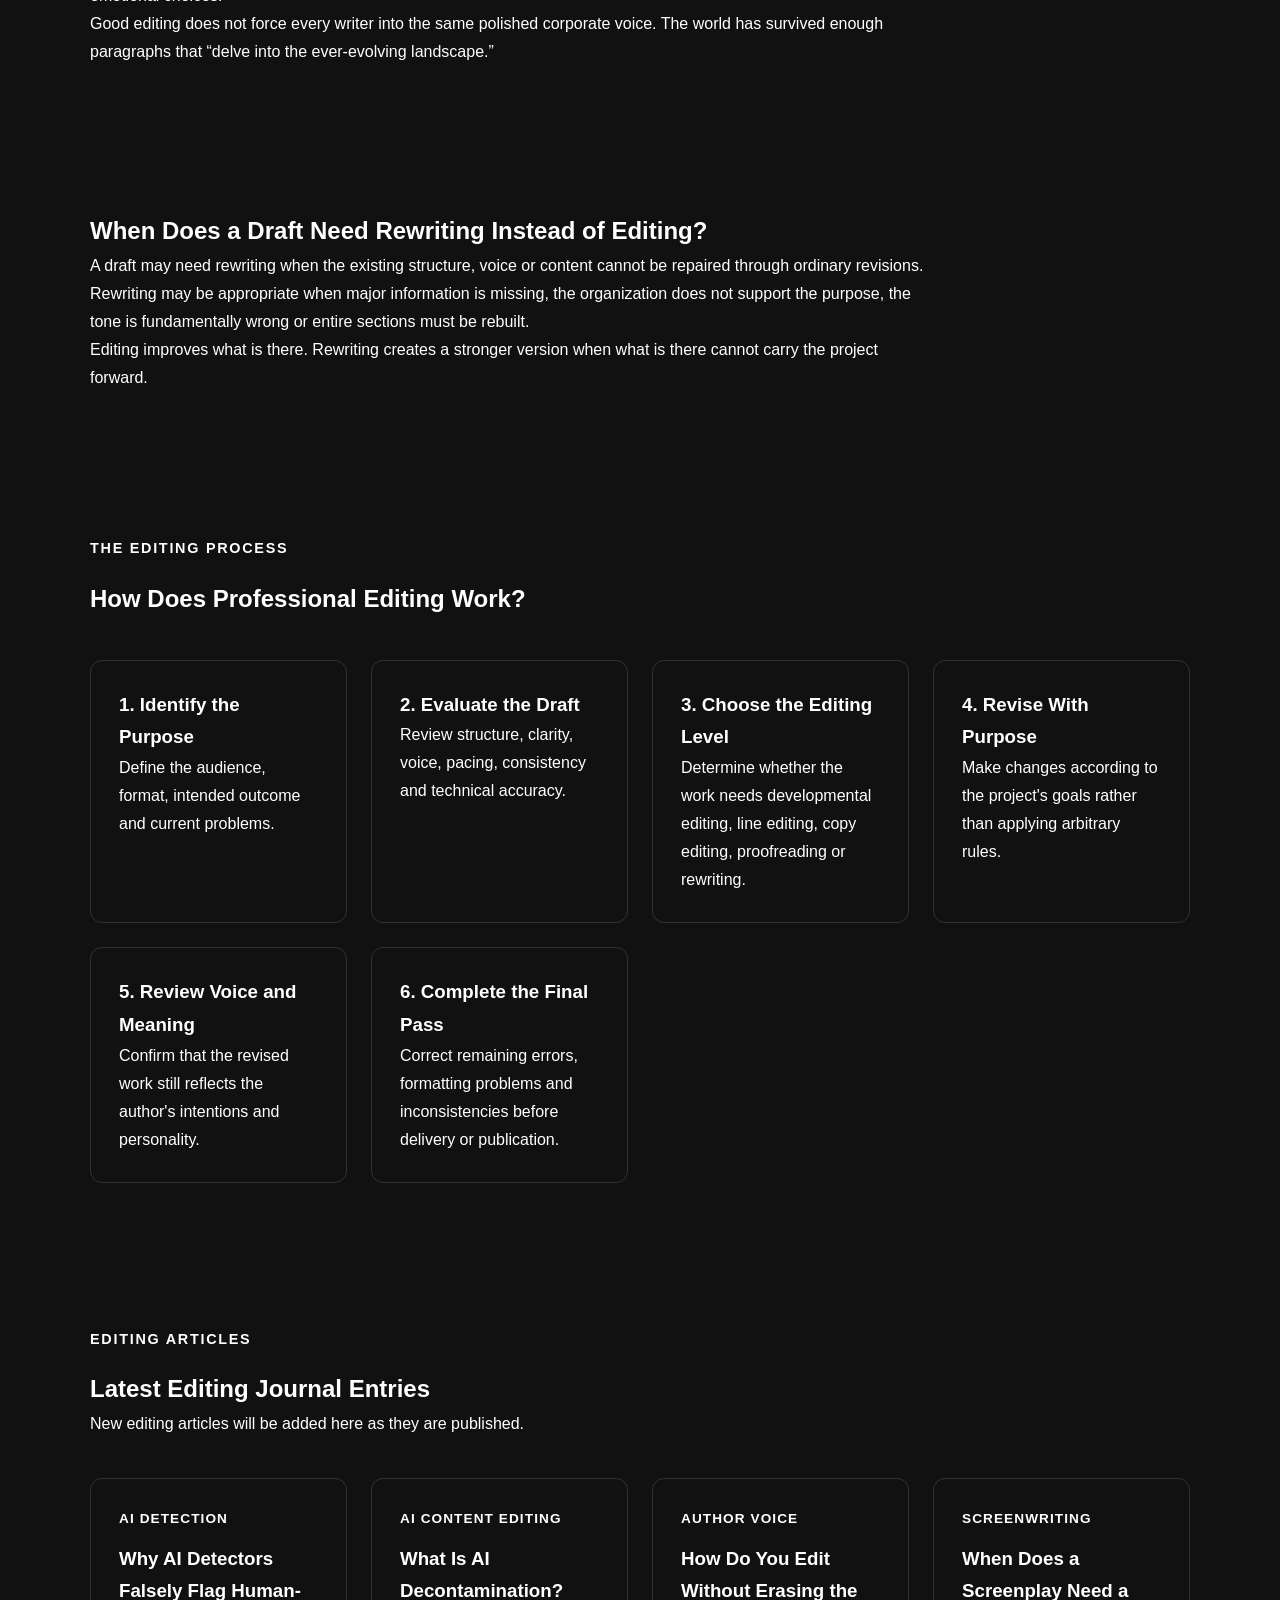
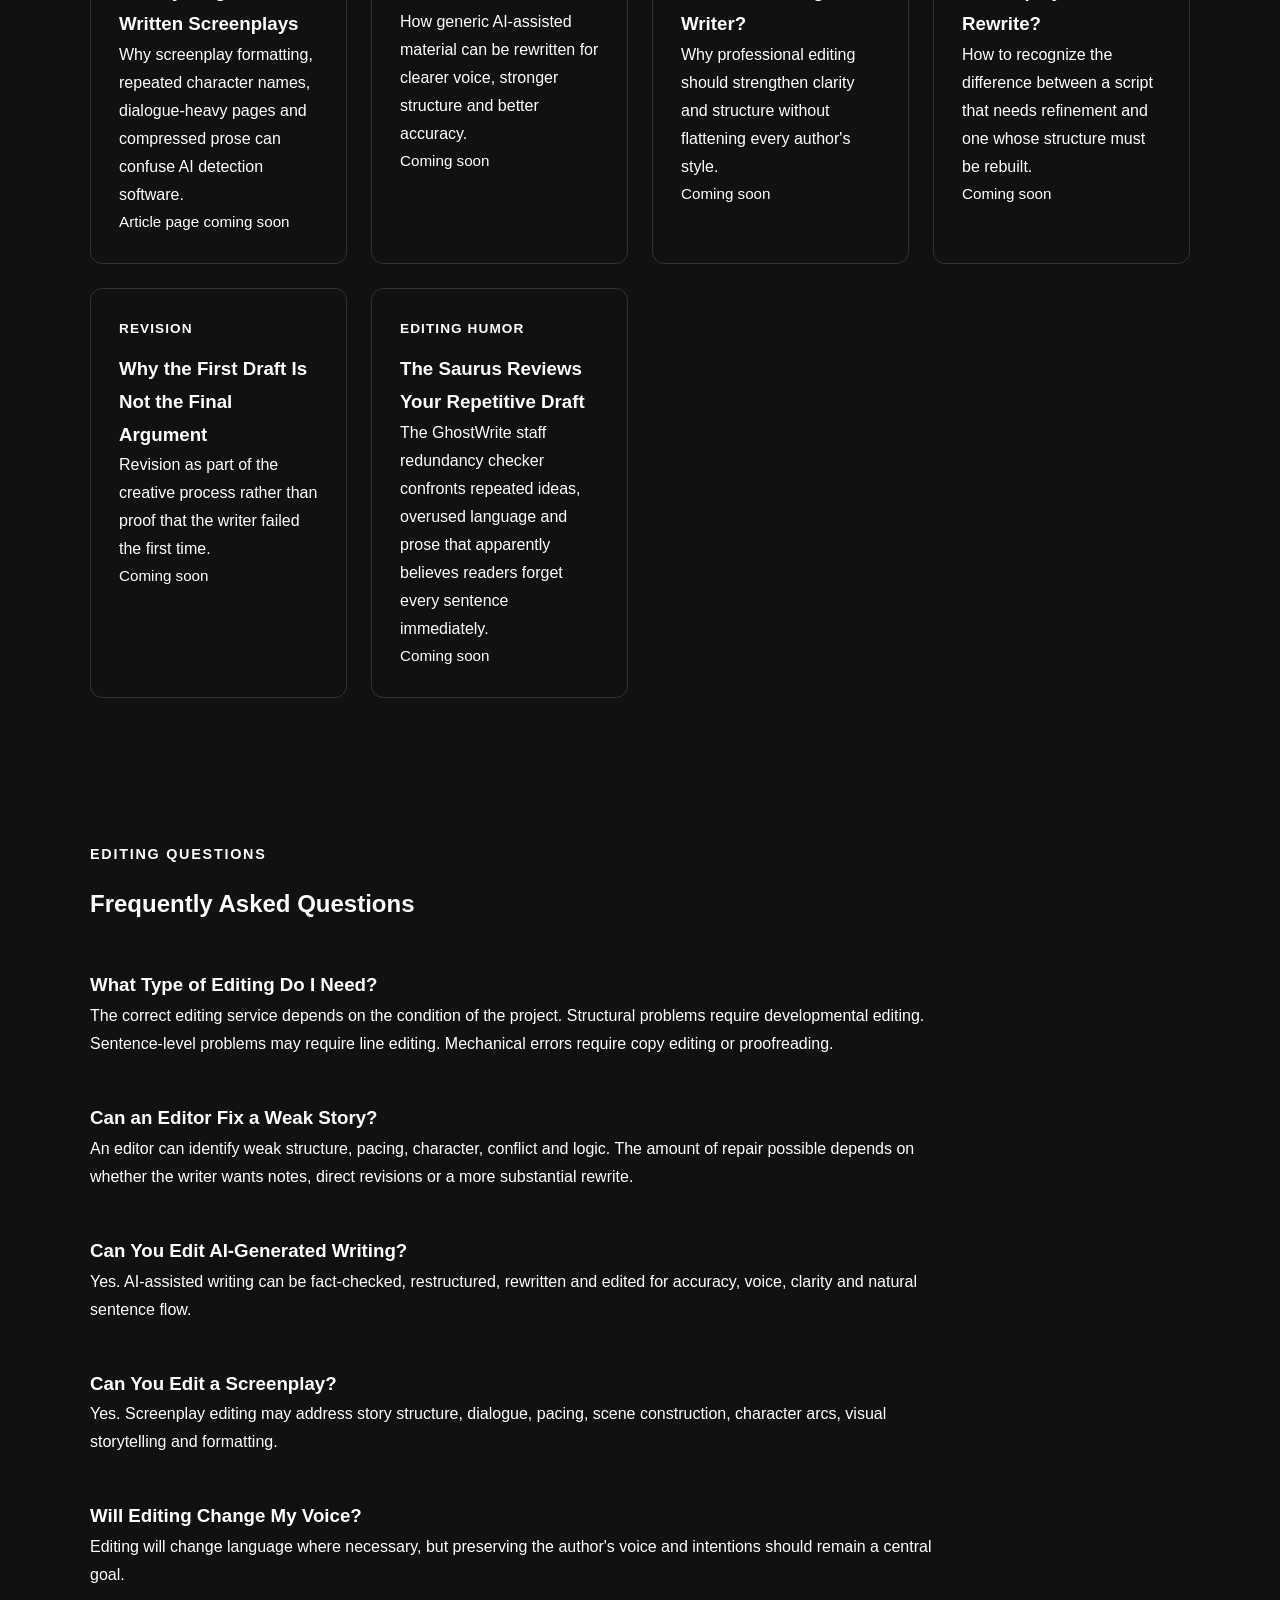
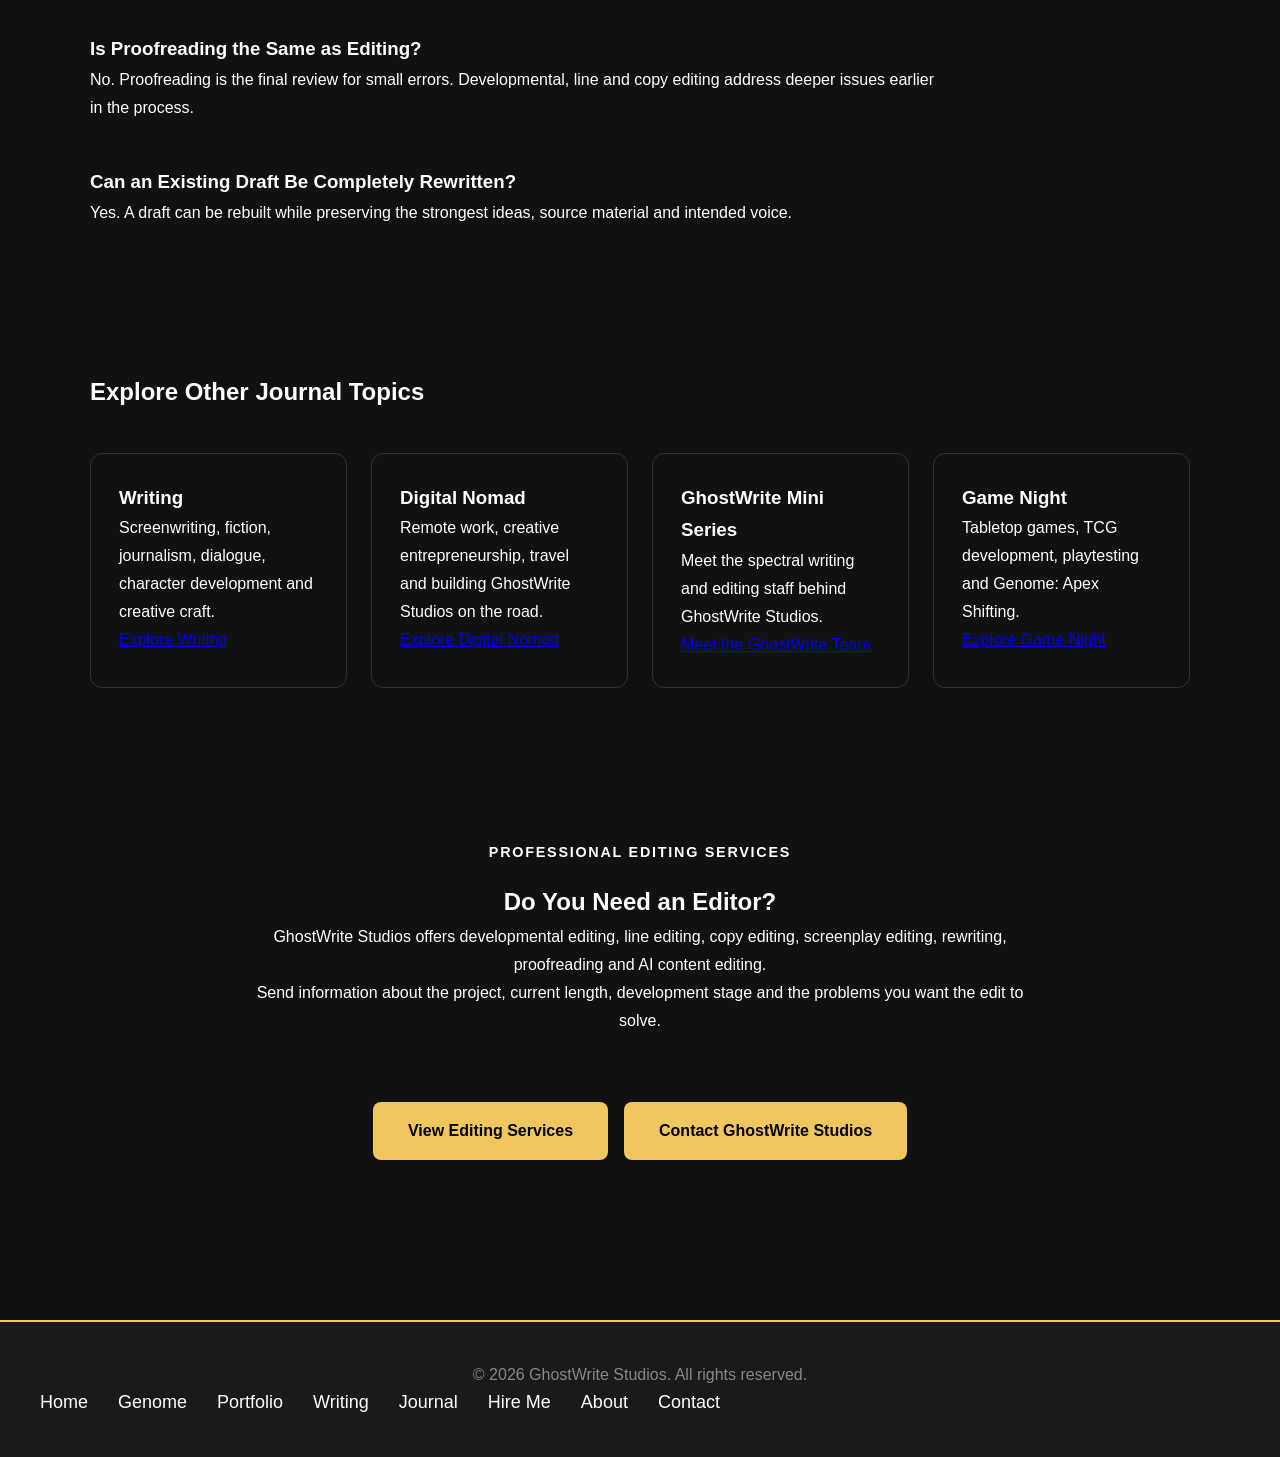
<file: pages/journal/editing.html>
<!DOCTYPE html>
<html lang="en">

<head>
    <meta charset="UTF-8">

    <meta
        name="viewport"
        content="width=device-width, initial-scale=1.0"
    >

    <title>
        Editing Articles, Revision Advice and AI Content Editing | GhostWrite Studios
    </title>

    <meta
        name="description"
        content="Read GhostWrite Studios articles about developmental editing, line editing, copy editing, screenplay editing, rewriting, revision, AI content editing and preserving the writer's voice."
    >

    <meta
        name="keywords"
        content="editing articles, editing advice, developmental editing, line editing, copy editing, proofreading, screenplay editing, script editing, rewriting advice, revision process, AI content editing, AI decontamination, preserve author voice, professional editor, GhostWrite Studios"
    >

    <meta name="author" content="Rory Kelly">

    <meta name="robots" content="index, follow">

    <link
        rel="canonical"
        href="https://ghostwritestudios.com/pages/journal/editing.html"
    >

    <link
        rel="stylesheet"
        href="../../styles.css"
    >

    <meta
        property="og:type"
        content="website"
    >

    <meta
        property="og:site_name"
        content="GhostWrite Studios"
    >

    <meta
        property="og:title"
        content="Editing Articles and Revision Advice | GhostWrite Studios"
    >

    <meta
        property="og:description"
        content="Articles about developmental editing, line editing, screenplay editing, revision, rewriting and AI content editing."
    >

    <meta
        property="og:url"
        content="https://ghostwritestudios.com/pages/journal/editing.html"
    >

    <meta
        property="og:image"
        content="https://ghostwritestudios.com/ghostwrite-the-saurus.png"
    >

    <meta
        property="og:image:alt"
        content="The Saurus, the GhostWrite Studios staff redundancy checker"
    >

    <meta
        name="twitter:card"
        content="summary_large_image"
    >

    <meta
        name="twitter:title"
        content="Editing Articles and Revision Advice"
    >

    <meta
        name="twitter:description"
        content="Developmental editing, line editing, screenplay editing, rewriting and AI content cleanup."
    >

    <meta
        name="twitter:image"
        content="https://ghostwritestudios.com/ghostwrite-the-saurus.png"
    >

    <style>
        .editing-page {
            line-height: 1.75;
        }

        .editing-page section {
            width: min(1100px, calc(100% - 2rem));
            margin: 0 auto;
            padding: 4.5rem 0;
        }

        .editing-page .editing-hero {
            padding-top: 5.5rem;
            padding-bottom: 5rem;
            text-align: center;
        }

        .editing-page .editing-hero p {
            max-width: 820px;
            margin-right: auto;
            margin-left: auto;
        }

        .editing-page .eyebrow {
            margin-bottom: 1rem;
            font-size: 0.9rem;
            font-weight: 700;
            letter-spacing: 0.12em;
            text-transform: uppercase;
        }

        .editing-page .hero-actions,
        .editing-page .button-row {
            display: flex;
            flex-wrap: wrap;
            gap: 1rem;
            margin-top: 2rem;
        }

        .editing-page .hero-actions {
            justify-content: center;
        }

        .editing-page .topic-grid,
        .editing-page .article-grid,
        .editing-page .service-grid,
        .editing-page .related-grid,
        .editing-page .process-grid {
            display: grid;
            grid-template-columns: repeat(
                auto-fit,
                minmax(250px, 1fr)
            );
            gap: 1.5rem;
            margin-top: 2.5rem;
        }

        .editing-page .topic-card,
        .editing-page .article-card,
        .editing-page .service-card,
        .editing-page .related-card,
        .editing-page .process-card {
            padding: 1.75rem;
            border: 1px solid rgba(127, 127, 127, 0.3);
            border-radius: 0.75rem;
        }

        .editing-page .topic-card h3,
        .editing-page .article-card h3,
        .editing-page .service-card h3,
        .editing-page .related-card h3,
        .editing-page .process-card h3 {
            margin-top: 0;
        }

        .editing-page .section-intro,
        .editing-page .question-section p,
        .editing-page .faq-item p {
            max-width: 850px;
        }

        .editing-page .article-category {
            margin-bottom: 0.75rem;
            font-size: 0.85rem;
            font-weight: 700;
            letter-spacing: 0.08em;
            text-transform: uppercase;
        }

        .editing-page .article-meta {
            font-size: 0.95rem;
        }

        .editing-page .quote-block {
            max-width: 800px;
            margin: 2.5rem 0;
            padding: 1.5rem 1.75rem;
            border-left: 4px solid currentColor;
            font-size: 1.1rem;
        }

        .editing-page .faq-item {
            margin-top: 2.75rem;
        }

        .editing-page .closing-cta {
            padding-top: 5rem;
            padding-bottom: 5rem;
            text-align: center;
        }

        .editing-page .closing-cta p {
            max-width: 780px;
            margin-right: auto;
            margin-left: auto;
        }

        @media (max-width: 700px) {
            .editing-page section {
                padding-top: 3.25rem;
                padding-bottom: 3.25rem;
            }

            .editing-page .editing-hero {
                padding-top: 4rem;
                padding-bottom: 4rem;
            }

            .editing-page .hero-actions,
            .editing-page .button-row {
                flex-direction: column;
            }

            .editing-page .button {
                text-align: center;
            }
        }
    </style>

    <!-- Google tag (gtag.js) -->
    <script
        async
        src="https://www.googletagmanager.com/gtag/js?id=G-5FK2X831EN"
    ></script>

    <script>
        window.dataLayer = window.dataLayer || [];

        function gtag() {
            window.dataLayer.push(arguments);
        }

        gtag("js", new Date());
        gtag("config", "G-5FK2X831EN");
    </script>

    <script type="application/ld+json">
    {
        "@context": "https://schema.org",
        "@type": "CollectionPage",
        "name": "Editing Articles and Revision Advice",
        "url": "https://ghostwritestudios.com/pages/journal/editing.html",
        "description": "Articles from GhostWrite Studios about developmental editing, line editing, copy editing, screenplay editing, revision, rewriting and AI content editing.",
        "isPartOf": {
            "@type": "Blog",
            "name": "GhostWrite Studios Journal",
            "url": "https://ghostwritestudios.com/pages/journal.html"
        },
        "author": {
            "@type": "Person",
            "name": "Rory Kelly"
        },
        "about": [
            "Developmental Editing",
            "Line Editing",
            "Copy Editing",
            "Proofreading",
            "Screenplay Editing",
            "Revision",
            "Rewriting",
            "AI Content Editing",
            "Author Voice"
        ]
    }
    </script>

    <script type="application/ld+json">
    {
        "@context": "https://schema.org",
        "@type": "FAQPage",
        "mainEntity": [
            {
                "@type": "Question",
                "name": "What is developmental editing?",
                "acceptedAnswer": {
                    "@type": "Answer",
                    "text": "Developmental editing examines the overall structure, organization, pacing, logic, character development and effectiveness of a written project."
                }
            },
            {
                "@type": "Question",
                "name": "What is line editing?",
                "acceptedAnswer": {
                    "@type": "Answer",
                    "text": "Line editing improves sentence flow, voice, clarity, rhythm, tone and word choice while preserving the writer's intended meaning."
                }
            },
            {
                "@type": "Question",
                "name": "What is copy editing?",
                "acceptedAnswer": {
                    "@type": "Answer",
                    "text": "Copy editing corrects grammar, punctuation, usage, consistency, spelling and mechanical errors."
                }
            },
            {
                "@type": "Question",
                "name": "What is screenplay editing?",
                "acceptedAnswer": {
                    "@type": "Answer",
                    "text": "Screenplay editing examines story structure, scene construction, dialogue, pacing, character development, visual storytelling and screenplay formatting."
                }
            },
            {
                "@type": "Question",
                "name": "What is AI content editing?",
                "acceptedAnswer": {
                    "@type": "Answer",
                    "text": "AI content editing revises AI-assisted writing to improve accuracy, natural language, structure, consistency and the writer's individual voice."
                }
            },
            {
                "@type": "Question",
                "name": "How do you edit without erasing the writer's voice?",
                "acceptedAnswer": {
                    "@type": "Answer",
                    "text": "Editors preserve voice by identifying the writer's tone, rhythm, vocabulary, intentions and priorities before changing structure or language."
                }
            }
        ]
    }
    </script>

    <script type="application/ld+json">
    {
        "@context": "https://schema.org",
        "@type": "BreadcrumbList",
        "itemListElement": [
            {
                "@type": "ListItem",
                "position": 1,
                "name": "Home",
                "item": "https://ghostwritestudios.com/"
            },
            {
                "@type": "ListItem",
                "position": 2,
                "name": "Journal",
                "item": "https://ghostwritestudios.com/pages/journal.html"
            },
            {
                "@type": "ListItem",
                "position": 3,
                "name": "Editing",
                "item": "https://ghostwritestudios.com/pages/journal/editing.html"
            }
        ]
    }
    </script>
</head>

<body>

<header>

    <a
        href="../../index.html"
        aria-label="GhostWrite Studios home"
    >
        <img
            class="logo"
            src="../../GhostwriteStudios.png"
            alt="GhostWrite Studios logo"
        >
    </a>

    <nav aria-label="Main navigation">
        <a href="../../index.html">Home</a>
        <a href="../genome.html">Genome</a>
        <a href="../portfolio.html">Portfolio</a>
        <a href="../writing.html">Writing</a>
        <a href="../journal.html">Journal</a>
        <a href="../hireme.html">Hire Me</a>
        <a href="../about.html">About</a>
        <a href="../contact.html">Contact</a>
    </nav>

</header>

<main class="editing-page">

    <section class="editing-hero">

        <p class="eyebrow">
            GhostWrite Studios Journal
        </p>

        <h1>
            Editing Articles, Revision Advice and AI Content Editing
        </h1>

        <p>
            The Editing section explores developmental editing, line editing,
            copy editing, screenplay revision, rewriting, AI content cleanup
            and the challenge of improving a draft without erasing the person
            who wrote it.
        </p>

        <p>
            Editing is not the process of making every sentence sound the same.
            It is the process of identifying what the work is trying to do,
            removing what gets in the way and strengthening what deserves to
            remain.
        </p>

        <div class="hero-actions">

            <a
                href="#editing-topics"
                class="button"
            >
                Explore Editing Topics
            </a>

            <a
                href="../hireme.html"
                class="button button-secondary"
            >
                View Editing Services
            </a>

        </div>

    </section>

    <section class="question-section">

        <h2>
            What Is Professional Editing?
        </h2>

        <p>
            Professional editing is the process of evaluating and improving
            written work according to its purpose, audience, format and stage
            of development.
        </p>

        <p>
            Editing may focus on large structural problems, individual
            sentences, grammar, factual accuracy, dialogue, pacing, tone,
            consistency or final proofreading.
        </p>

        <p>
            The appropriate type of editing depends on what the project needs.
            A manuscript with a broken structure does not need commas polished
            while the foundation quietly collapses beneath it.
        </p>

    </section>

    <section id="editing-topics">

        <p class="eyebrow">
            Editing Topics
        </p>

        <h2>
            What Kind of Editing Does GhostWrite Studios Cover?
        </h2>

        <p class="section-intro">
            The Editing Journal covers the full revision process, from
            structural development to final proofreading.
        </p>

        <div class="topic-grid">

            <article class="topic-card">

                <h3>
                    Developmental Editing
                </h3>

                <p>
                    Structure, organization, argument, plot, character arcs,
                    pacing, logic and missing information.
                </p>

            </article>

            <article class="topic-card">

                <h3>
                    Line Editing
                </h3>

                <p>
                    Sentence flow, clarity, voice, tone, rhythm, word choice
                    and readability.
                </p>

            </article>

            <article class="topic-card">

                <h3>
                    Copy Editing
                </h3>

                <p>
                    Grammar, punctuation, spelling, usage, consistency and
                    mechanical accuracy.
                </p>

            </article>

            <article class="topic-card">

                <h3>
                    Proofreading
                </h3>

                <p>
                    Final review for typographical errors, formatting problems
                    and minor mistakes before publication.
                </p>

            </article>

            <article class="topic-card">

                <h3>
                    Screenplay Editing
                </h3>

                <p>
                    Story structure, scene construction, dialogue, pacing,
                    visual storytelling, character and formatting.
                </p>

            </article>

            <article class="topic-card">

                <h3>
                    AI Content Editing
                </h3>

                <p>
                    Rewriting generic, repetitive, inaccurate or mechanical
                    AI-assisted material into clearer and more intentional
                    prose.
                </p>

            </article>

            <article class="topic-card">

                <h3>
                    Rewriting
                </h3>

                <p>
                    Reconstructing weak or incomplete material when ordinary
                    editing is not enough.
                </p>

            </article>

            <article class="topic-card">

                <h3>
                    Voice Preservation
                </h3>

                <p>
                    Strengthening the work without flattening the author's
                    personality, rhythm or intended tone.
                </p>

            </article>

        </div>

    </section>

    <section class="question-section">

        <p class="eyebrow">
            Structural Editing
        </p>

        <h2>
            What Is Developmental Editing?
        </h2>

        <p>
            Developmental editing focuses on the entire project rather than
            individual sentences.
        </p>

        <p>
            It examines structure, organization, pacing, logic, argument,
            character development, conflict, missing information and the
            relationship between major sections.
        </p>

        <p>
            In fiction and screenwriting, developmental editing may address
            plot, stakes, character arcs, reveals, themes and emotional
            progression.
        </p>

        <p>
            In journalism, essays or professional content, it may address the
            central argument, evidence, sequencing, clarity and whether the
            piece actually delivers what the introduction promised.
        </p>

    </section>

    <section class="question-section">

        <h2>
            What Is Line Editing?
        </h2>

        <p>
            Line editing improves the language at the sentence and paragraph
            level.
        </p>

        <p>
            It focuses on clarity, rhythm, tone, voice, sentence structure,
            transitions, repetition and word choice.
        </p>

        <p>
            A line edit asks whether each sentence communicates effectively,
            whether paragraphs move naturally and whether the prose sounds
            appropriate for the intended audience.
        </p>

        <p>
            Line editing is where vague language, awkward rhythm and sentences
            carrying six unrelated ideas are politely separated before someone
            gets hurt.
        </p>

    </section>

    <section class="question-section">

        <h2>
            What Is the Difference Between Line Editing and Copy Editing?
        </h2>

        <p>
            Line editing focuses primarily on style, clarity, flow, tone and
            voice.
        </p>

        <p>
            Copy editing focuses more closely on grammar, punctuation,
            spelling, consistency, usage and mechanical correctness.
        </p>

        <div class="process-grid">

            <article class="process-card">

                <h3>
                    Line Editing Asks
                </h3>

                <p>
                    Does this sentence sound natural? Is the meaning clear?
                    Does the tone fit? Is the language repetitive or awkward?
                </p>

            </article>

            <article class="process-card">

                <h3>
                    Copy Editing Asks
                </h3>

                <p>
                    Is the grammar correct? Is punctuation consistent? Are
                    names, terms and formatting used properly throughout?
                </p>

            </article>

        </div>

    </section>

    <section class="question-section">

        <p class="eyebrow">
            Screenplay Revision
        </p>

        <h2>
            What Is Screenplay Editing?
        </h2>

        <p>
            Screenplay editing evaluates how effectively a script works as a
            visual story.
        </p>

        <p>
            It may address scene purpose, pacing, character arcs, dialogue,
            structure, reveals, conflict, visual storytelling and screenplay
            formatting.
        </p>

        <p>
            A screenplay editor also considers what can be shown rather than
            explained, whether scenes enter and exit at the right moments and
            whether dialogue reveals character instead of merely distributing
            information.
        </p>

        <p>
            Screenplays have limited room. Every scene needs a reason to exist.
            “It was fun to write” is emotionally valid and structurally
            useless.
        </p>

    </section>

    <section class="question-section">

        <p class="eyebrow">
            Artificial Intelligence and Editing
        </p>

        <h2>
            What Is AI Content Editing?
        </h2>

        <p>
            AI content editing is the process of revising AI-assisted writing
            so it becomes clearer, more accurate, more natural and more
            consistent with the writer's intended voice.
        </p>

        <p>
            Common problems include repetitive sentence patterns, generic
            transitions, exaggerated claims, vague summaries, invented
            details and language polished smooth enough to remove all signs of
            human intention.
        </p>

        <p>
            AI content editing may involve fact-checking, restructuring,
            rewriting, removing filler, restoring voice and correcting false
            confidence.
        </p>

        <p>
            The purpose is not merely to make the text appear human. The purpose
            is to make it worth reading.
        </p>

    </section>

    <section class="question-section">

        <h2>
            What Is AI Decontamination?
        </h2>

        <p>
            AI decontamination is the GhostWrite Studios term for cleaning and
            rebuilding AI-assisted content that has become generic,
            repetitive, inaccurate or disconnected from the author's voice.
        </p>

        <p>
            It may include removing predictable phrases, correcting invented
            information, reducing unnecessary headings, rewriting hollow
            conclusions and restoring the ideas that originally justified the
            project.
        </p>

        <div class="quote-block">
            A clean draft does not merely avoid sounding artificial. It
            communicates with purpose, accuracy and a voice that belongs to
            someone.
        </div>

    </section>

    <section class="question-section">

        <p class="eyebrow">
            Author Voice
        </p>

        <h2>
            How Do You Edit Without Erasing the Writer's Voice?
        </h2>

        <p>
            Voice is the combination of tone, rhythm, vocabulary, sentence
            structure, perspective and personality that makes writing feel
            specific to its author.
        </p>

        <p>
            Preserving voice begins with understanding what the writer is
            trying to sound like and what qualities already make the work
            distinct.
        </p>

        <p>
            An editor should strengthen clarity and structure while protecting
            intentional style, unusual rhythm, humor, restraint and emotional
            choices.
        </p>

        <p>
            Good editing does not force every writer into the same polished
            corporate voice. The world has survived enough paragraphs that
            “delve into the ever-evolving landscape.”
        </p>

    </section>

    <section class="question-section">

        <h2>
            When Does a Draft Need Rewriting Instead of Editing?
        </h2>

        <p>
            A draft may need rewriting when the existing structure, voice or
            content cannot be repaired through ordinary revisions.
        </p>

        <p>
            Rewriting may be appropriate when major information is missing,
            the organization does not support the purpose, the tone is
            fundamentally wrong or entire sections must be rebuilt.
        </p>

        <p>
            Editing improves what is there. Rewriting creates a stronger
            version when what is there cannot carry the project forward.
        </p>

    </section>

    <section>

        <p class="eyebrow">
            The Editing Process
        </p>

        <h2>
            How Does Professional Editing Work?
        </h2>

        <div class="process-grid">

            <article class="process-card">

                <h3>
                    1. Identify the Purpose
                </h3>

                <p>
                    Define the audience, format, intended outcome and current
                    problems.
                </p>

            </article>

            <article class="process-card">

                <h3>
                    2. Evaluate the Draft
                </h3>

                <p>
                    Review structure, clarity, voice, pacing, consistency and
                    technical accuracy.
                </p>

            </article>

            <article class="process-card">

                <h3>
                    3. Choose the Editing Level
                </h3>

                <p>
                    Determine whether the work needs developmental editing,
                    line editing, copy editing, proofreading or rewriting.
                </p>

            </article>

            <article class="process-card">

                <h3>
                    4. Revise With Purpose
                </h3>

                <p>
                    Make changes according to the project's goals rather than
                    applying arbitrary rules.
                </p>

            </article>

            <article class="process-card">

                <h3>
                    5. Review Voice and Meaning
                </h3>

                <p>
                    Confirm that the revised work still reflects the author's
                    intentions and personality.
                </p>

            </article>

            <article class="process-card">

                <h3>
                    6. Complete the Final Pass
                </h3>

                <p>
                    Correct remaining errors, formatting problems and
                    inconsistencies before delivery or publication.
                </p>

            </article>

        </div>

    </section>

    <section>

        <p class="eyebrow">
            Editing Articles
        </p>

        <h2>
            Latest Editing Journal Entries
        </h2>

        <p class="section-intro">
            New editing articles will be added here as they are published.
        </p>

        <div class="article-grid">

            <article class="article-card">

                <p class="article-category">
                    AI Detection
                </p>

                <h3>
                    Why AI Detectors Falsely Flag Human-Written Screenplays
                </h3>

                <p>
                    Why screenplay formatting, repeated character names,
                    dialogue-heavy pages and compressed prose can confuse AI
                    detection software.
                </p>

                <p class="article-meta">
                    Article page coming soon
                </p>

            </article>

            <article class="article-card">

                <p class="article-category">
                    AI Content Editing
                </p>

                <h3>
                    What Is AI Decontamination?
                </h3>

                <p>
                    How generic AI-assisted material can be rewritten for
                    clearer voice, stronger structure and better accuracy.
                </p>

                <p class="article-meta">
                    Coming soon
                </p>

            </article>

            <article class="article-card">

                <p class="article-category">
                    Author Voice
                </p>

                <h3>
                    How Do You Edit Without Erasing the Writer?
                </h3>

                <p>
                    Why professional editing should strengthen clarity and
                    structure without flattening every author's style.
                </p>

                <p class="article-meta">
                    Coming soon
                </p>

            </article>

            <article class="article-card">

                <p class="article-category">
                    Screenwriting
                </p>

                <h3>
                    When Does a Screenplay Need a Rewrite?
                </h3>

                <p>
                    How to recognize the difference between a script that needs
                    refinement and one whose structure must be rebuilt.
                </p>

                <p class="article-meta">
                    Coming soon
                </p>

            </article>

            <article class="article-card">

                <p class="article-category">
                    Revision
                </p>

                <h3>
                    Why the First Draft Is Not the Final Argument
                </h3>

                <p>
                    Revision as part of the creative process rather than proof
                    that the writer failed the first time.
                </p>

                <p class="article-meta">
                    Coming soon
                </p>

            </article>

            <article class="article-card">

                <p class="article-category">
                    Editing Humor
                </p>

                <h3>
                    The Saurus Reviews Your Repetitive Draft
                </h3>

                <p>
                    The GhostWrite staff redundancy checker confronts repeated
                    ideas, overused language and prose that apparently believes
                    readers forget every sentence immediately.
                </p>

                <p class="article-meta">
                    Coming soon
                </p>

            </article>

        </div>

    </section>

    <section>

        <p class="eyebrow">
            Editing Questions
        </p>

        <h2>
            Frequently Asked Questions
        </h2>

        <article class="faq-item">

            <h3>
                What Type of Editing Do I Need?
            </h3>

            <p>
                The correct editing service depends on the condition of the
                project. Structural problems require developmental editing.
                Sentence-level problems may require line editing. Mechanical
                errors require copy editing or proofreading.
            </p>

        </article>

        <article class="faq-item">

            <h3>
                Can an Editor Fix a Weak Story?
            </h3>

            <p>
                An editor can identify weak structure, pacing, character,
                conflict and logic. The amount of repair possible depends on
                whether the writer wants notes, direct revisions or a more
                substantial rewrite.
            </p>

        </article>

        <article class="faq-item">

            <h3>
                Can You Edit AI-Generated Writing?
            </h3>

            <p>
                Yes. AI-assisted writing can be fact-checked, restructured,
                rewritten and edited for accuracy, voice, clarity and natural
                sentence flow.
            </p>

        </article>

        <article class="faq-item">

            <h3>
                Can You Edit a Screenplay?
            </h3>

            <p>
                Yes. Screenplay editing may address story structure, dialogue,
                pacing, scene construction, character arcs, visual storytelling
                and formatting.
            </p>

        </article>

        <article class="faq-item">

            <h3>
                Will Editing Change My Voice?
            </h3>

            <p>
                Editing will change language where necessary, but preserving
                the author's voice and intentions should remain a central goal.
            </p>

        </article>

        <article class="faq-item">

            <h3>
                Is Proofreading the Same as Editing?
            </h3>

            <p>
                No. Proofreading is the final review for small errors.
                Developmental, line and copy editing address deeper issues
                earlier in the process.
            </p>

        </article>

        <article class="faq-item">

            <h3>
                Can an Existing Draft Be Completely Rewritten?
            </h3>

            <p>
                Yes. A draft can be rebuilt while preserving the strongest
                ideas, source material and intended voice.
            </p>

        </article>

    </section>

    <section>

        <h2>
            Explore Other Journal Topics
        </h2>

        <div class="related-grid">

            <article class="related-card">

                <h3>
                    Writing
                </h3>

                <p>
                    Screenwriting, fiction, journalism, dialogue, character
                    development and creative craft.
                </p>

                <a href="writing.html">
                    Explore Writing
                </a>

            </article>

            <article class="related-card">

                <h3>
                    Digital Nomad
                </h3>

                <p>
                    Remote work, creative entrepreneurship, travel and building
                    GhostWrite Studios on the road.
                </p>

                <a href="digital-nomad.html">
                    Explore Digital Nomad
                </a>

            </article>

            <article class="related-card">

                <h3>
                    GhostWrite Mini Series
                </h3>

                <p>
                    Meet the spectral writing and editing staff behind
                    GhostWrite Studios.
                </p>

                <a href="ghostwrite-mini-series.html">
                    Meet the GhostWrite Team
                </a>

            </article>

            <article class="related-card">

                <h3>
                    Game Night
                </h3>

                <p>
                    Tabletop games, TCG development, playtesting and Genome:
                    Apex Shifting.
                </p>

                <a href="game-night.html">
                    Explore Game Night
                </a>

            </article>

        </div>

    </section>

    <section class="closing-cta">

        <p class="eyebrow">
            Professional Editing Services
        </p>

        <h2>
            Do You Need an Editor?
        </h2>

        <p>
            GhostWrite Studios offers developmental editing, line editing,
            copy editing, screenplay editing, rewriting, proofreading and AI
            content editing.
        </p>

        <p>
            Send information about the project, current length, development
            stage and the problems you want the edit to solve.
        </p>

        <div class="hero-actions">

            <a
                href="../hireme.html"
                class="button"
            >
                View Editing Services
            </a>

            <a
                href="../contact.html"
                class="button button-secondary"
            >
                Contact GhostWrite Studios
            </a>

        </div>

    </section>

</main>

<footer>

    <p>
        &copy; 2026 GhostWrite Studios. All rights reserved.
    </p>

    <nav aria-label="Footer navigation">
        <a href="../../index.html">Home</a>
        <a href="../genome.html">Genome</a>
        <a href="../portfolio.html">Portfolio</a>
        <a href="../writing.html">Writing</a>
        <a href="../journal.html">Journal</a>
        <a href="../hireme.html">Hire Me</a>
        <a href="../about.html">About</a>
        <a href="../contact.html">Contact</a>
    </nav>

</footer>

</body>

</html>
</file>
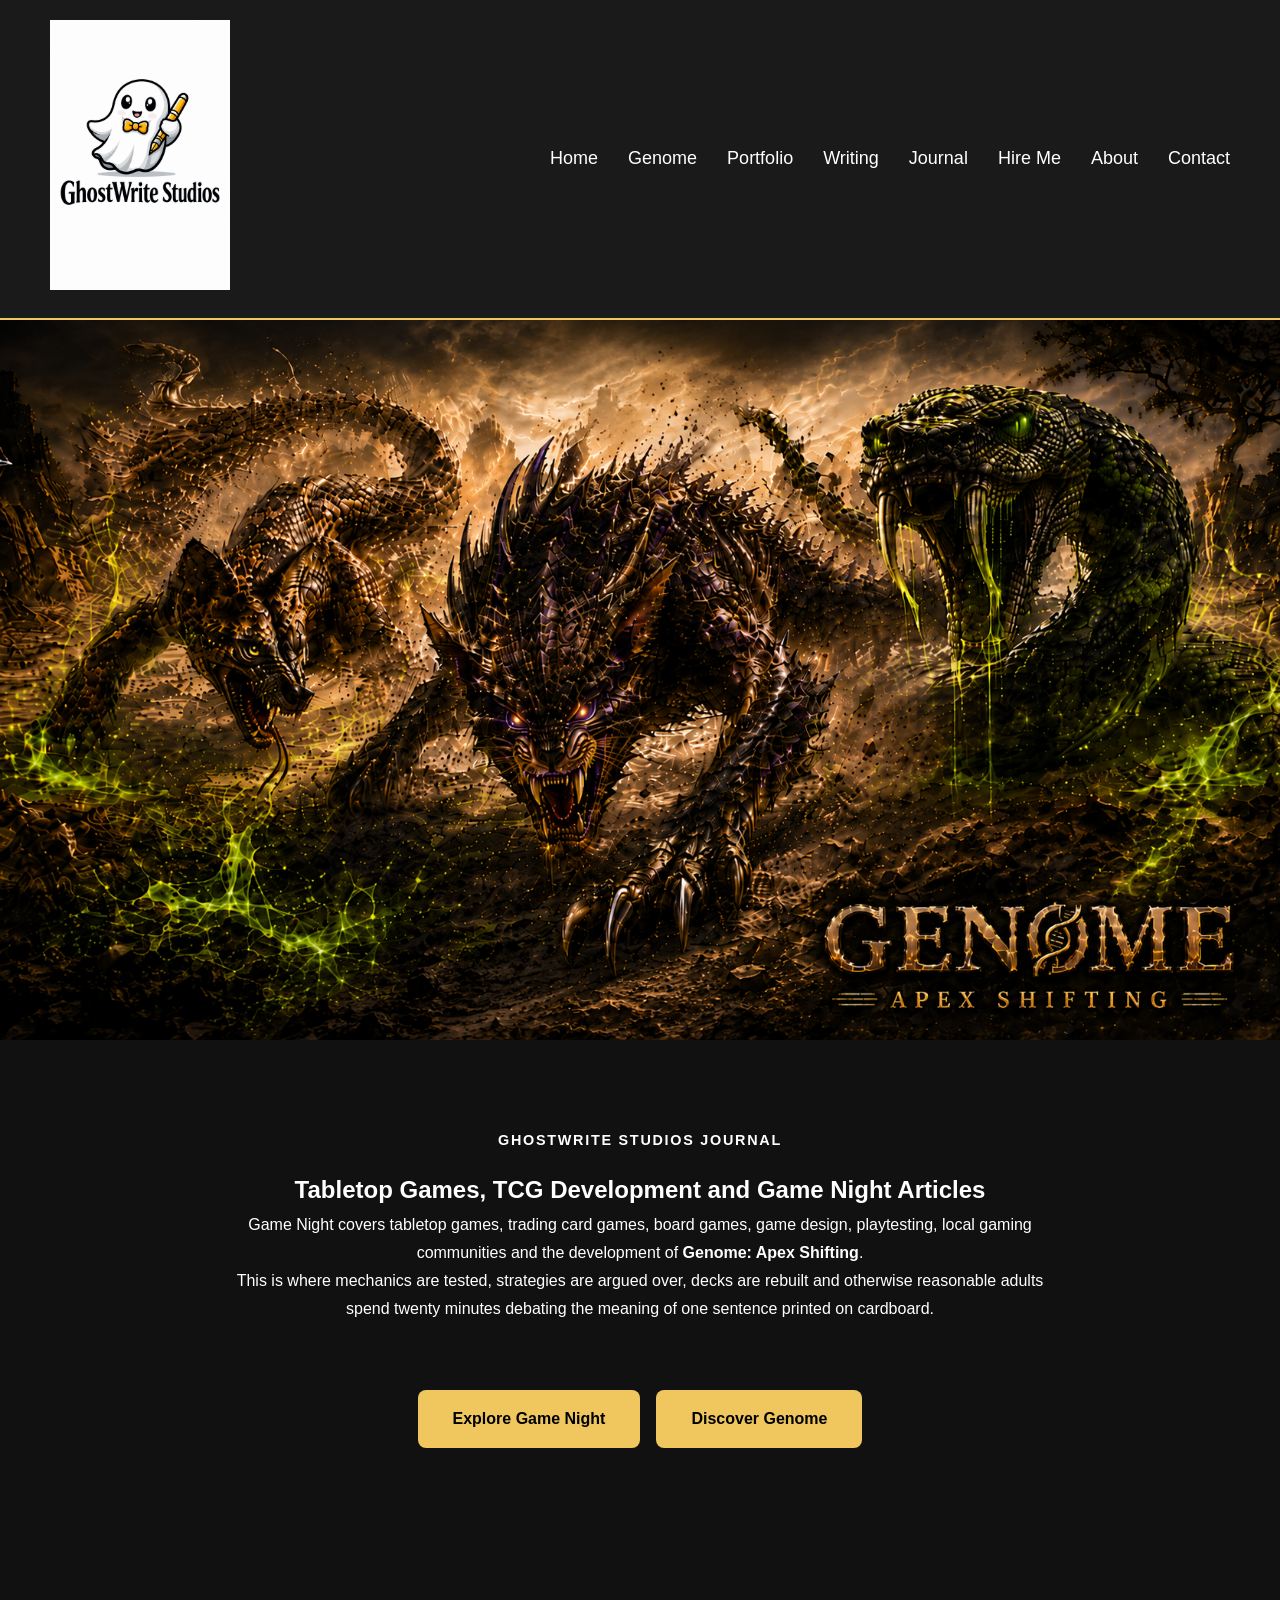
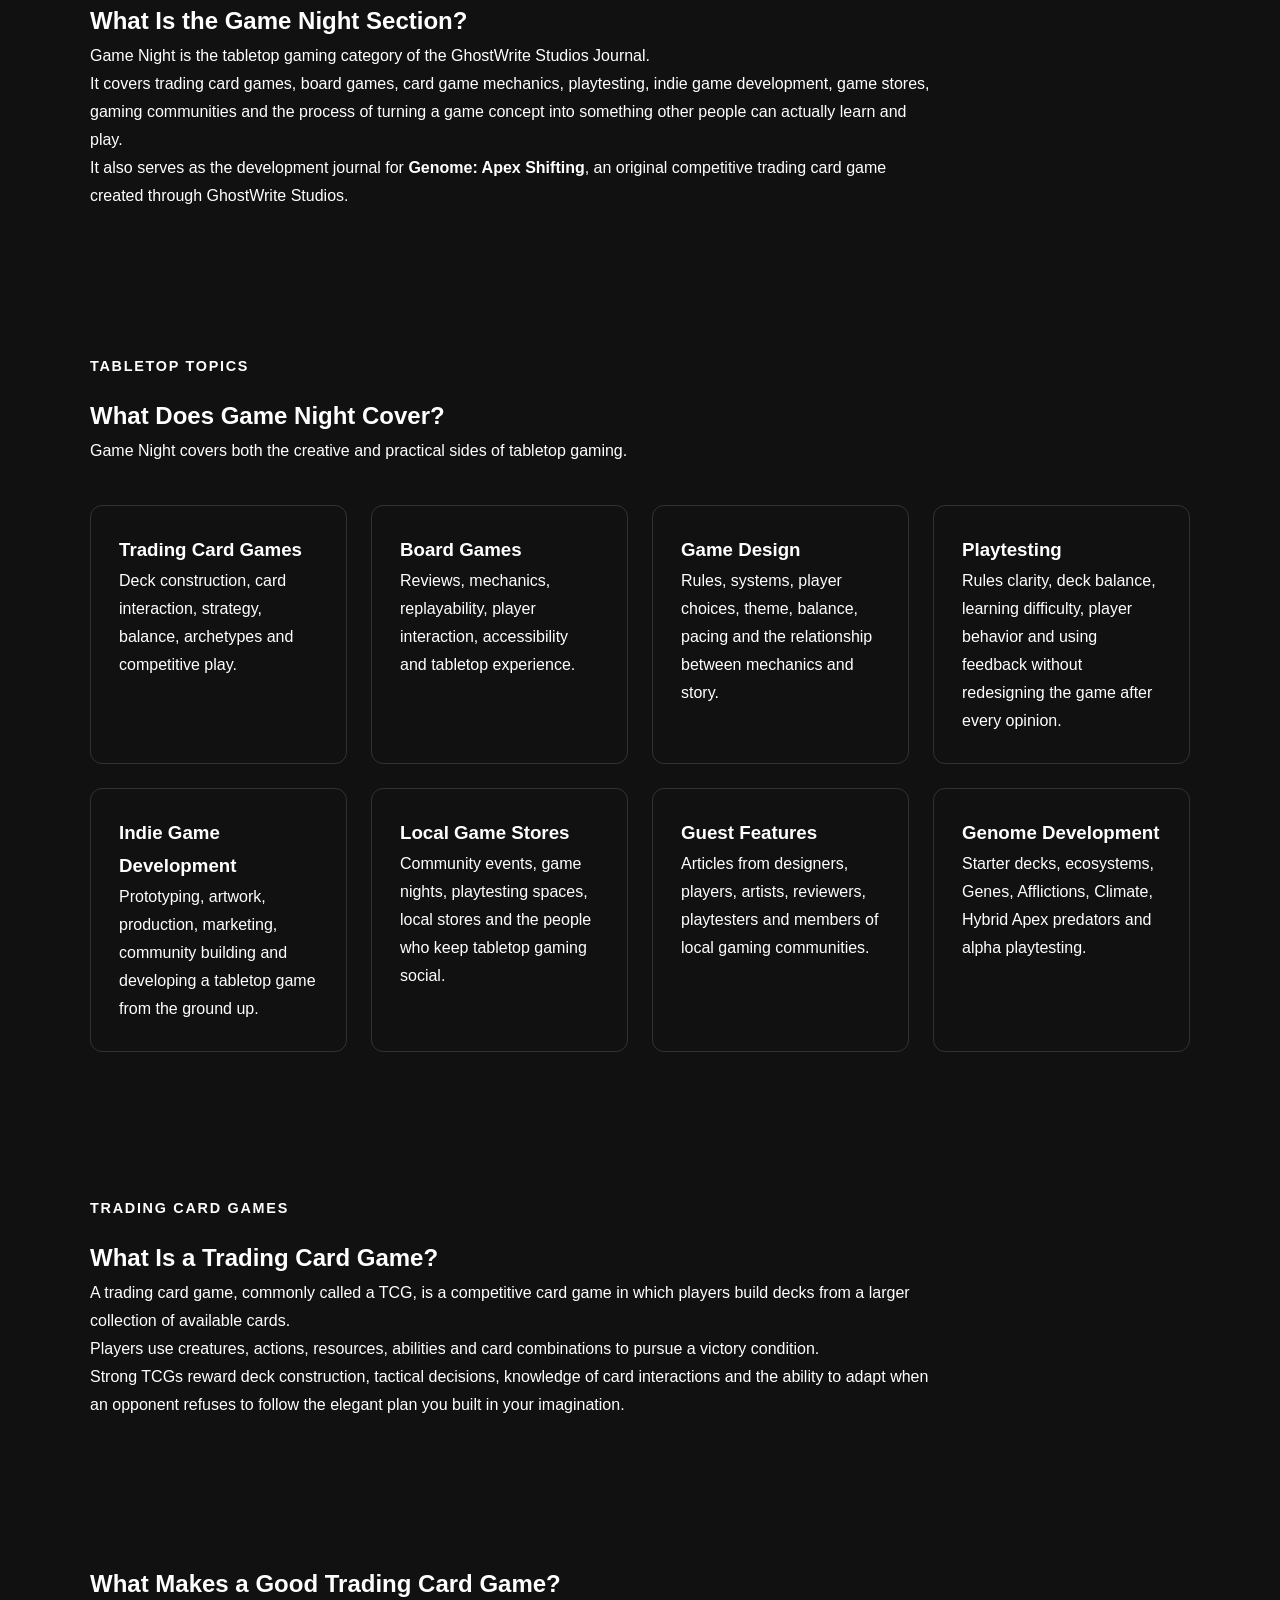
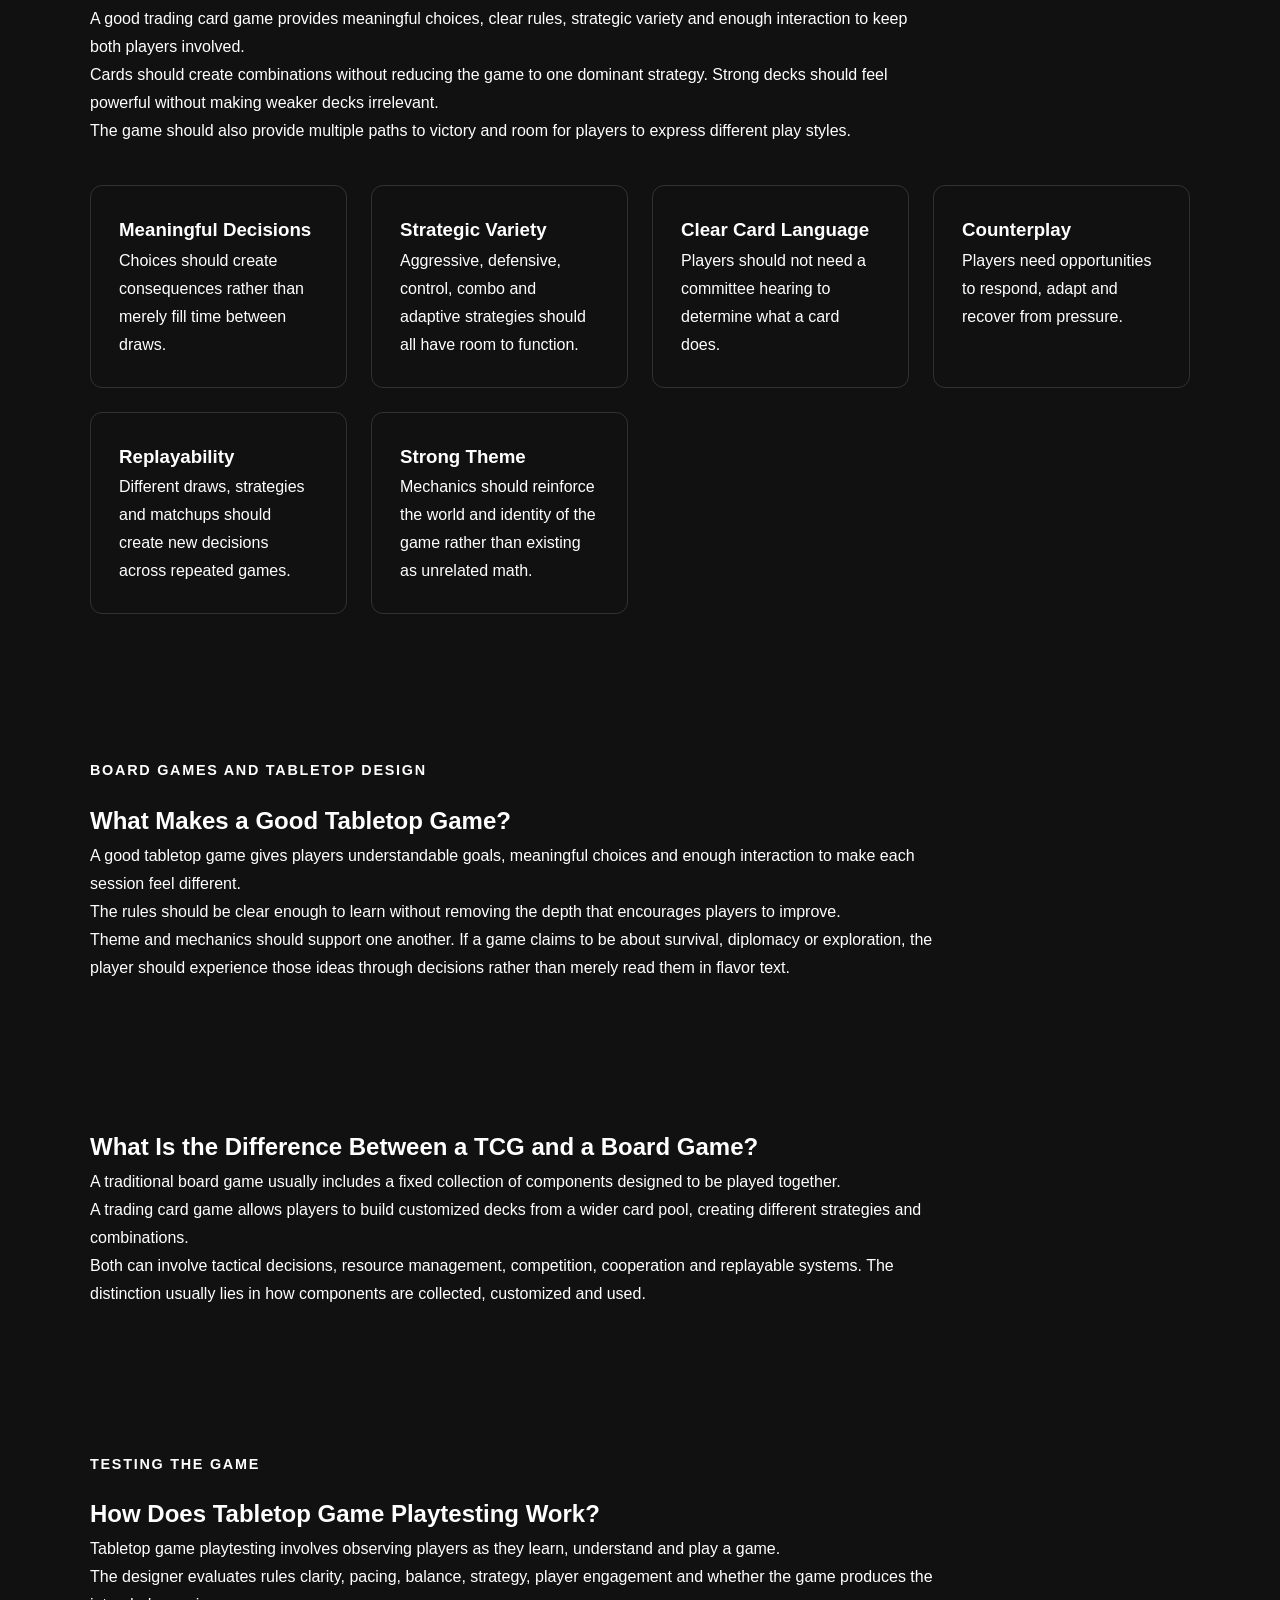
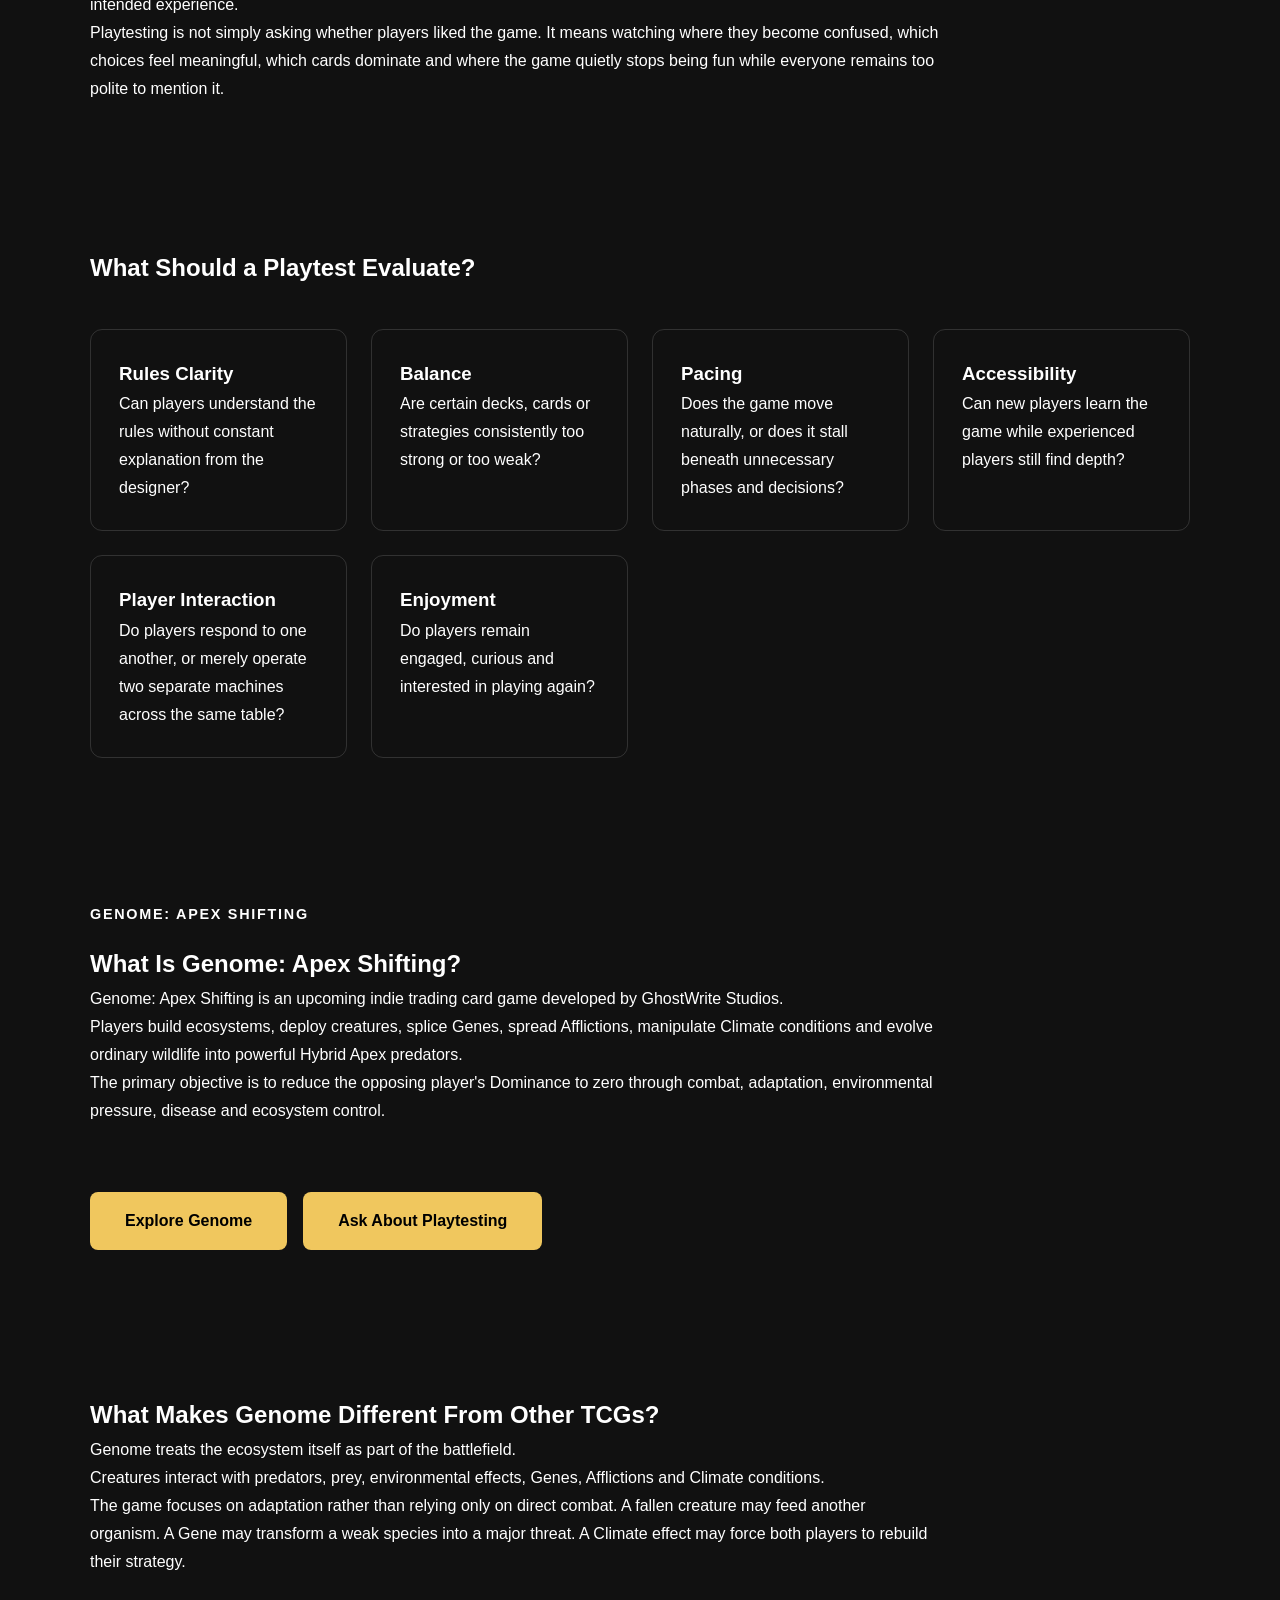
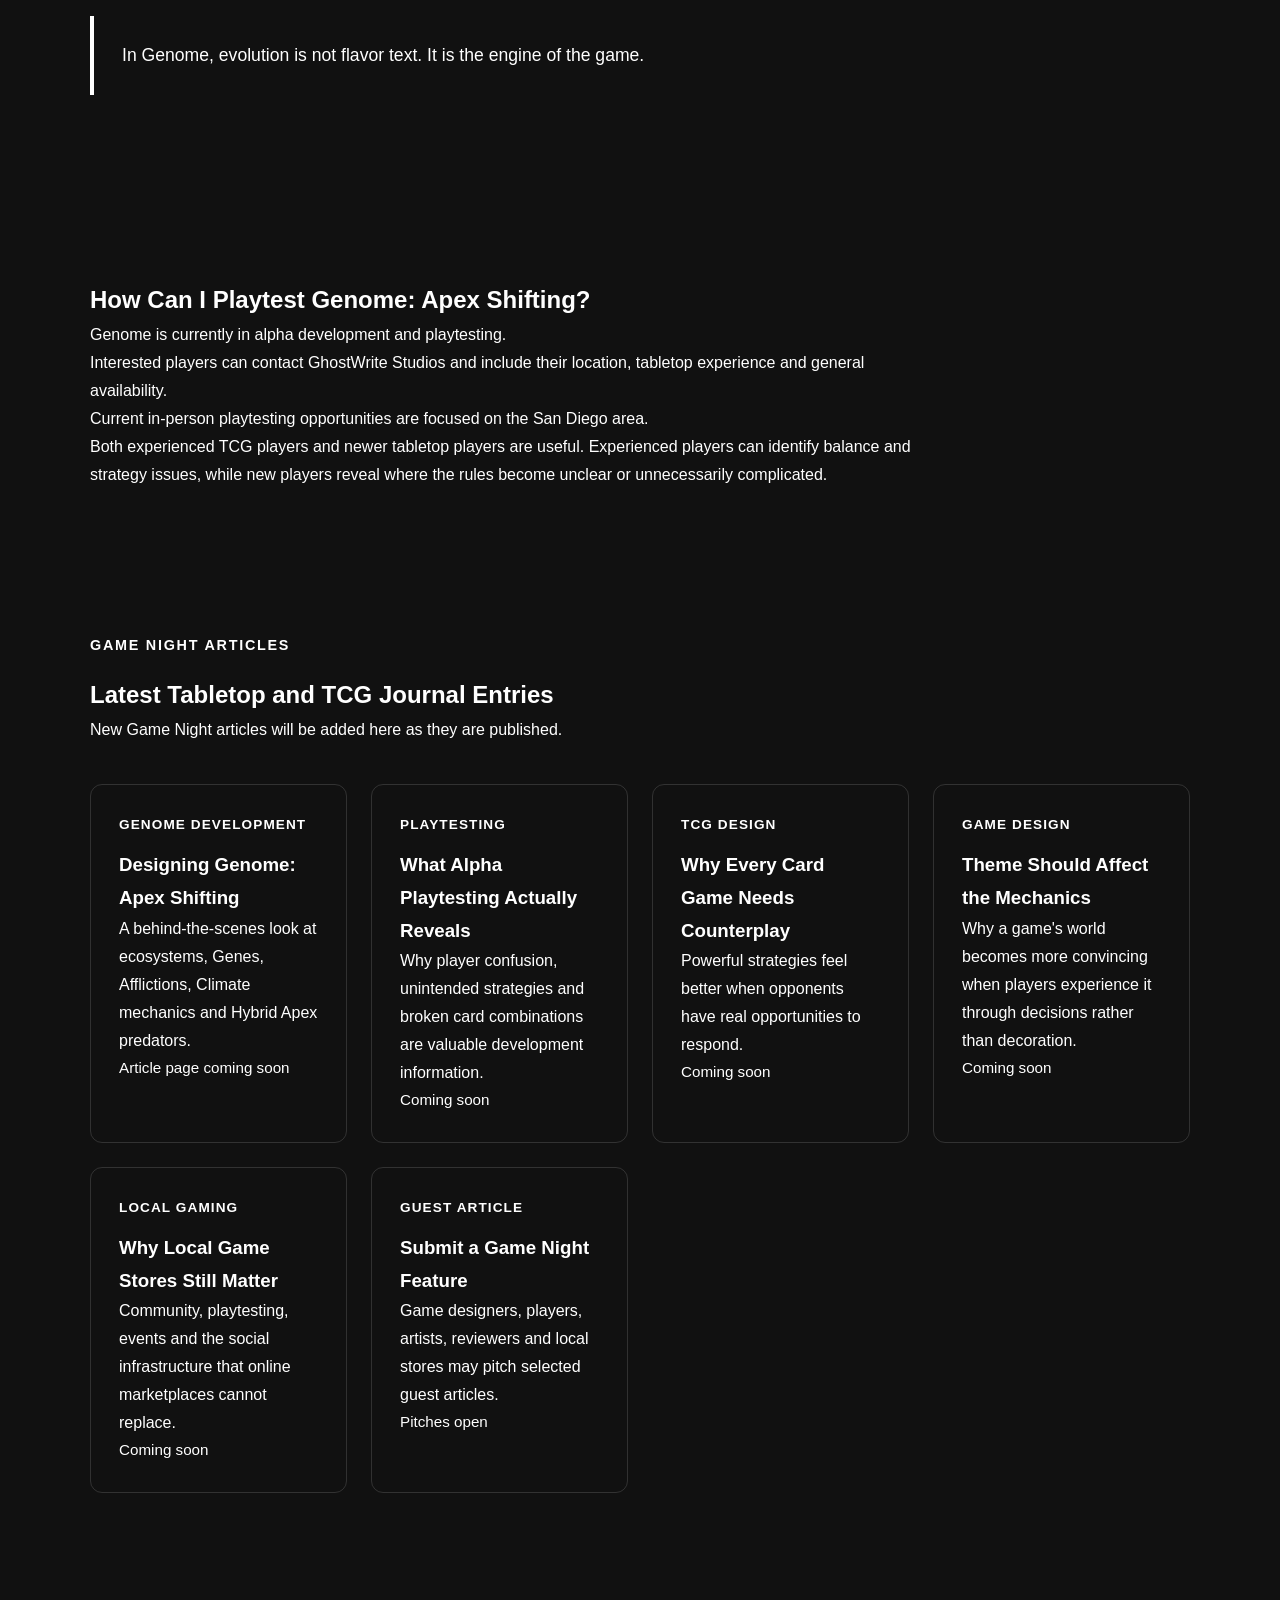
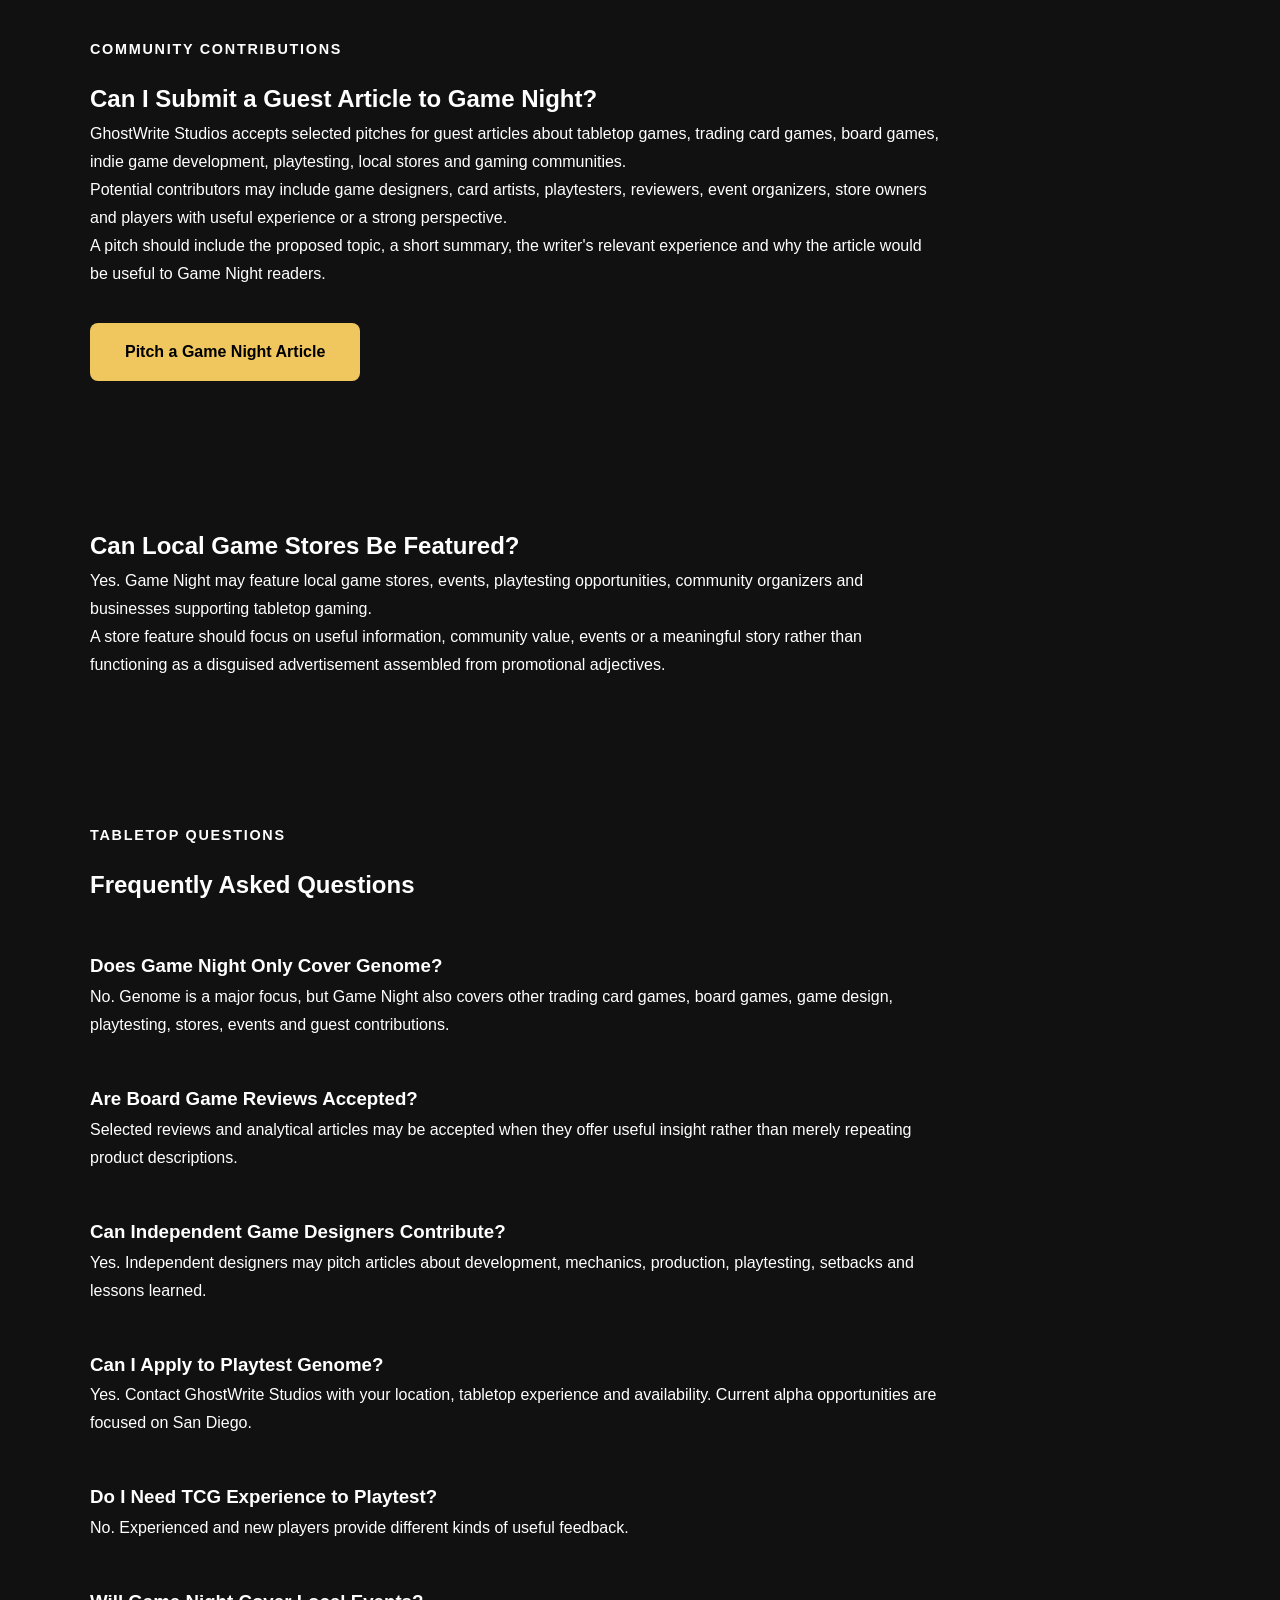
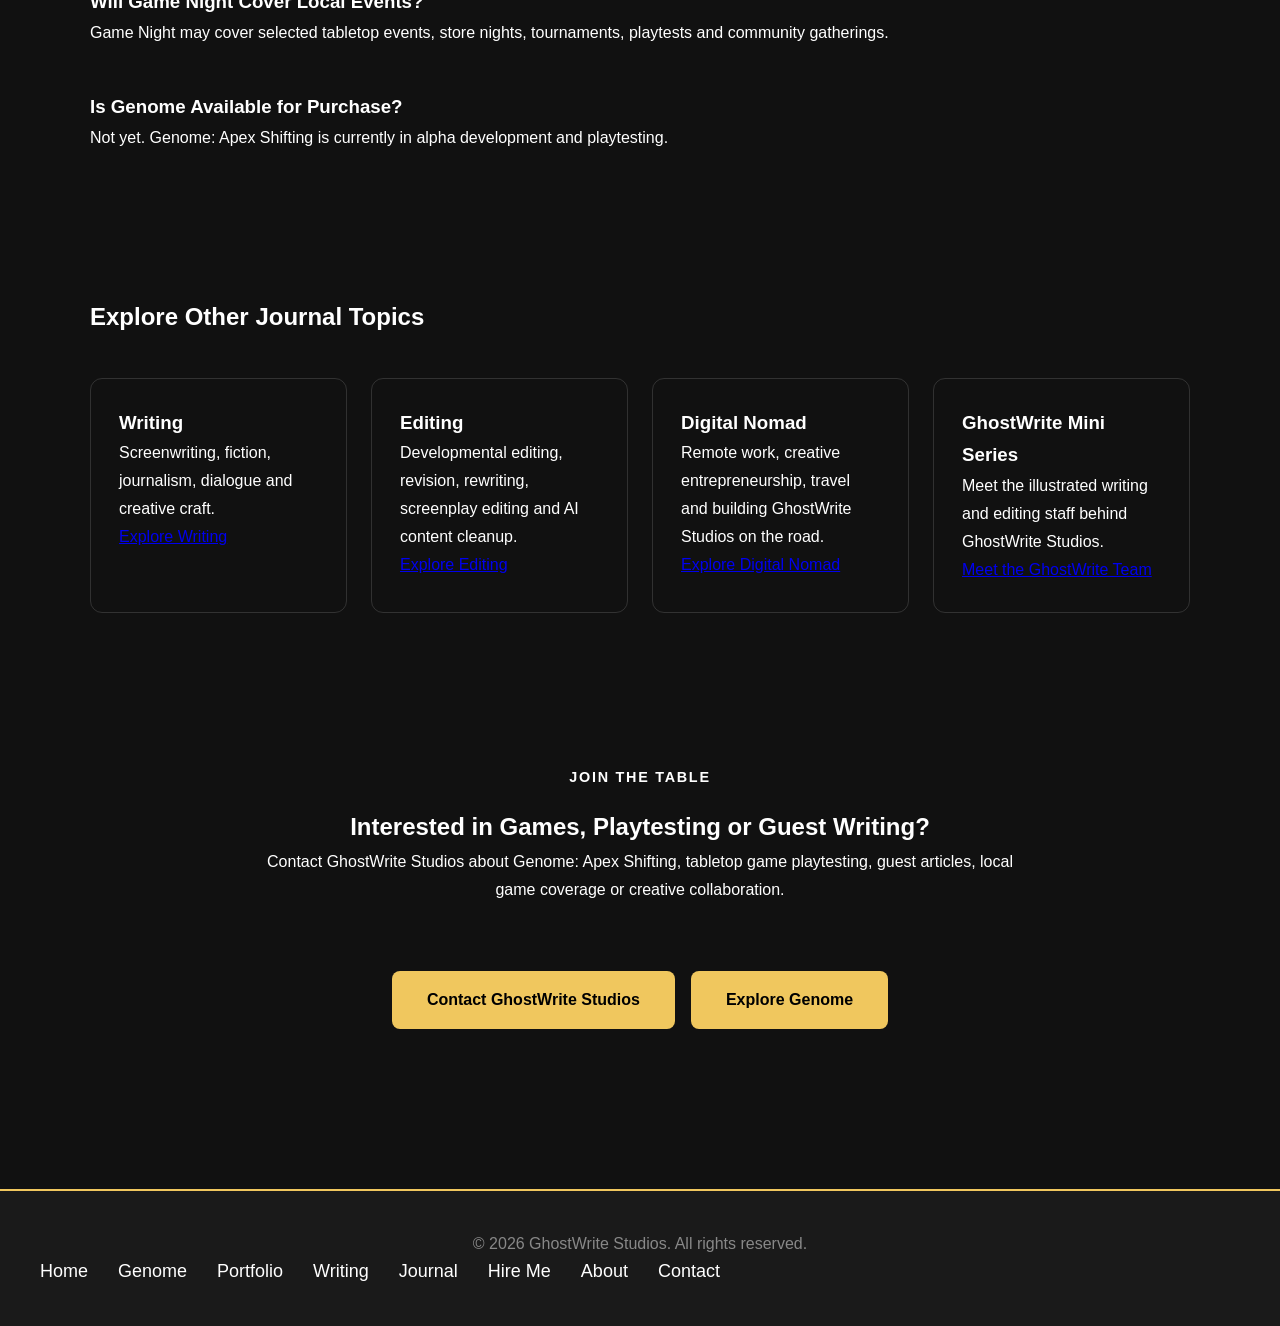
<file: pages/journal/game-night.html>
<!DOCTYPE html>
<html lang="en">

<head>
    <meta charset="UTF-8">

    <meta
        name="viewport"
        content="width=device-width, initial-scale=1.0"
    >

    <title>
        Tabletop Games, TCG Development and Game Night Articles | GhostWrite Studios
    </title>

    <meta
        name="description"
        content="Read GhostWrite Studios articles about tabletop games, trading card games, board games, indie TCG development, playtesting, game design, local game stores and Genome: Apex Shifting."
    >

    <meta
        name="keywords"
        content="tabletop game articles, trading card game articles, TCG development, indie TCG, new trading card games, upcoming TCGs, board game articles, tabletop game design, card game design, game playtesting, board game playtesting, local game stores, San Diego tabletop gaming, Genome Apex Shifting, Game Night, GhostWrite Studios"
    >

    <meta name="author" content="Rory Kelly">

    <meta name="robots" content="index, follow">

    <link
        rel="canonical"
        href="https://ghostwritestudios.com/pages/journal/game-night.html"
    >

    <link
        rel="stylesheet"
        href="../../styles.css"
    >

    <meta
        property="og:type"
        content="website"
    >

    <meta
        property="og:site_name"
        content="GhostWrite Studios"
    >

    <meta
        property="og:title"
        content="Tabletop Games, TCG Development and Game Night Articles"
    >

    <meta
        property="og:description"
        content="Articles about tabletop games, trading card games, game design, playtesting, local gaming communities and Genome: Apex Shifting."
    >

    <meta
        property="og:url"
        content="https://ghostwritestudios.com/pages/journal/game-night.html"
    >

    <meta
        property="og:image"
        content="https://ghostwritestudios.com/genomebanner.png"
    >

    <meta
        property="og:image:alt"
        content="Genome: Apex Shifting tabletop trading card game banner"
    >

    <meta
        name="twitter:card"
        content="summary_large_image"
    >

    <meta
        name="twitter:title"
        content="Game Night | Tabletop Games and TCG Development"
    >

    <meta
        name="twitter:description"
        content="Tabletop games, board games, indie TCG development, playtesting and Genome: Apex Shifting."
    >

    <meta
        name="twitter:image"
        content="https://ghostwritestudios.com/genomebanner.png"
    >

    <style>
        .game-night-page {
            line-height: 1.75;
        }

        .game-night-page section {
            width: min(1100px, calc(100% - 2rem));
            margin: 0 auto;
            padding: 4.5rem 0;
        }

        .game-night-page .game-night-hero {
            padding-top: 5.5rem;
            padding-bottom: 5rem;
            text-align: center;
        }

        .game-night-page .game-night-hero p {
            max-width: 820px;
            margin-right: auto;
            margin-left: auto;
        }

        .game-night-page .banner {
            width: 100%;
            max-width: none;
            padding: 0;
        }

        .game-night-page .banner img {
            display: block;
            width: 100%;
            height: auto;
        }

        .game-night-page .eyebrow {
            margin-bottom: 1rem;
            font-size: 0.9rem;
            font-weight: 700;
            letter-spacing: 0.12em;
            text-transform: uppercase;
        }

        .game-night-page .hero-actions,
        .game-night-page .button-row {
            display: flex;
            flex-wrap: wrap;
            gap: 1rem;
            margin-top: 2rem;
        }

        .game-night-page .hero-actions {
            justify-content: center;
        }

        .game-night-page .topic-grid,
        .game-night-page .article-grid,
        .game-night-page .related-grid,
        .game-night-page .process-grid,
        .game-night-page .feature-grid {
            display: grid;
            grid-template-columns: repeat(
                auto-fit,
                minmax(250px, 1fr)
            );
            gap: 1.5rem;
            margin-top: 2.5rem;
        }

        .game-night-page .topic-card,
        .game-night-page .article-card,
        .game-night-page .related-card,
        .game-night-page .process-card,
        .game-night-page .feature-card {
            padding: 1.75rem;
            border: 1px solid rgba(127, 127, 127, 0.3);
            border-radius: 0.75rem;
        }

        .game-night-page .topic-card h3,
        .game-night-page .article-card h3,
        .game-night-page .related-card h3,
        .game-night-page .process-card h3,
        .game-night-page .feature-card h3 {
            margin-top: 0;
        }

        .game-night-page .section-intro,
        .game-night-page .question-section p,
        .game-night-page .faq-item p {
            max-width: 850px;
        }

        .game-night-page .article-category {
            margin-bottom: 0.75rem;
            font-size: 0.85rem;
            font-weight: 700;
            letter-spacing: 0.08em;
            text-transform: uppercase;
        }

        .game-night-page .article-meta {
            font-size: 0.95rem;
        }

        .game-night-page .quote-block {
            max-width: 800px;
            margin: 2.5rem 0;
            padding: 1.5rem 1.75rem;
            border-left: 4px solid currentColor;
            font-size: 1.1rem;
        }

        .game-night-page .faq-item {
            margin-top: 2.75rem;
        }

        .game-night-page .closing-cta {
            padding-top: 5rem;
            padding-bottom: 5rem;
            text-align: center;
        }

        .game-night-page .closing-cta p {
            max-width: 780px;
            margin-right: auto;
            margin-left: auto;
        }

        @media (max-width: 700px) {
            .game-night-page section {
                padding-top: 3.25rem;
                padding-bottom: 3.25rem;
            }

            .game-night-page .game-night-hero {
                padding-top: 4rem;
                padding-bottom: 4rem;
            }

            .game-night-page .hero-actions,
            .game-night-page .button-row {
                flex-direction: column;
            }

            .game-night-page .button {
                text-align: center;
            }
        }
    </style>

    <!-- Google tag (gtag.js) -->
    <script
        async
        src="https://www.googletagmanager.com/gtag/js?id=G-5FK2X831EN"
    ></script>

    <script>
        window.dataLayer = window.dataLayer || [];

        function gtag() {
            window.dataLayer.push(arguments);
        }

        gtag("js", new Date());
        gtag("config", "G-5FK2X831EN");
    </script>

    <script type="application/ld+json">
    {
        "@context": "https://schema.org",
        "@type": "CollectionPage",
        "name": "Game Night Tabletop and TCG Articles",
        "url": "https://ghostwritestudios.com/pages/journal/game-night.html",
        "description": "Articles about tabletop games, trading card games, board games, game design, playtesting, local gaming communities and Genome: Apex Shifting.",
        "isPartOf": {
            "@type": "Blog",
            "name": "GhostWrite Studios Journal",
            "url": "https://ghostwritestudios.com/pages/journal.html"
        },
        "author": {
            "@type": "Person",
            "name": "Rory Kelly"
        },
        "about": [
            "Tabletop Games",
            "Trading Card Games",
            "Board Games",
            "Game Design",
            "Card Game Design",
            "Playtesting",
            "Indie Game Development",
            "Genome: Apex Shifting",
            "Local Game Stores"
        ]
    }
    </script>

    <script type="application/ld+json">
    {
        "@context": "https://schema.org",
        "@type": "FAQPage",
        "mainEntity": [
            {
                "@type": "Question",
                "name": "What is the Game Night section of the GhostWrite Studios Journal?",
                "acceptedAnswer": {
                    "@type": "Answer",
                    "text": "Game Night is the tabletop gaming section of the GhostWrite Studios Journal. It covers trading card games, board games, game design, playtesting, indie development, local gaming communities and Genome: Apex Shifting."
                }
            },
            {
                "@type": "Question",
                "name": "What is a trading card game?",
                "acceptedAnswer": {
                    "@type": "Answer",
                    "text": "A trading card game is a competitive card game in which players build decks from available cards and use strategy, card combinations and resource management to defeat an opponent."
                }
            },
            {
                "@type": "Question",
                "name": "How does tabletop game playtesting work?",
                "acceptedAnswer": {
                    "@type": "Answer",
                    "text": "Tabletop game playtesting involves observing players as they learn and play a game, collecting feedback and evaluating rules clarity, balance, pacing, strategy, accessibility and enjoyment."
                }
            },
            {
                "@type": "Question",
                "name": "What is Genome: Apex Shifting?",
                "acceptedAnswer": {
                    "@type": "Answer",
                    "text": "Genome: Apex Shifting is an upcoming indie trading card game developed by GhostWrite Studios. Players build ecosystems, deploy creatures, splice Genes, spread Afflictions, alter Climate conditions and evolve Hybrid Apex predators."
                }
            },
            {
                "@type": "Question",
                "name": "Can I submit a guest article to Game Night?",
                "acceptedAnswer": {
                    "@type": "Answer",
                    "text": "GhostWrite Studios accepts selected pitches for guest articles about tabletop games, trading card games, board games, playtesting, game design, local stores and gaming communities."
                }
            },
            {
                "@type": "Question",
                "name": "Can I apply to playtest Genome: Apex Shifting?",
                "acceptedAnswer": {
                    "@type": "Answer",
                    "text": "Interested players may contact GhostWrite Studios about future Genome: Apex Shifting alpha playtesting opportunities in the San Diego area."
                }
            }
        ]
    }
    </script>

    <script type="application/ld+json">
    {
        "@context": "https://schema.org",
        "@type": "BreadcrumbList",
        "itemListElement": [
            {
                "@type": "ListItem",
                "position": 1,
                "name": "Home",
                "item": "https://ghostwritestudios.com/"
            },
            {
                "@type": "ListItem",
                "position": 2,
                "name": "Journal",
                "item": "https://ghostwritestudios.com/pages/journal.html"
            },
            {
                "@type": "ListItem",
                "position": 3,
                "name": "Game Night",
                "item": "https://ghostwritestudios.com/pages/journal/game-night.html"
            }
        ]
    }
    </script>
</head>

<body>

<header>

    <a
        href="../../index.html"
        aria-label="GhostWrite Studios home"
    >
        <img
            class="logo"
            src="../../GhostwriteStudios.png"
            alt="GhostWrite Studios logo"
        >
    </a>

    <nav aria-label="Main navigation">
        <a href="../../index.html">Home</a>
        <a href="../genome.html">Genome</a>
        <a href="../portfolio.html">Portfolio</a>
        <a href="../writing.html">Writing</a>
        <a href="../journal.html">Journal</a>
        <a href="../hireme.html">Hire Me</a>
        <a href="../about.html">About</a>
        <a href="../contact.html">Contact</a>
    </nav>

</header>

<main class="game-night-page">

    <section class="banner">

        <img
            src="../../genomebanner.png"
            alt="Genome: Apex Shifting, an upcoming indie tabletop trading card game"
            width="1600"
            height="600"
            fetchpriority="high"
        >

    </section>

    <section class="game-night-hero">

        <p class="eyebrow">
            GhostWrite Studios Journal
        </p>

        <h1>
            Tabletop Games, TCG Development and Game Night Articles
        </h1>

        <p>
            Game Night covers tabletop games, trading card games, board games,
            game design, playtesting, local gaming communities and the
            development of <strong>Genome: Apex Shifting</strong>.
        </p>

        <p>
            This is where mechanics are tested, strategies are argued over,
            decks are rebuilt and otherwise reasonable adults spend twenty
            minutes debating the meaning of one sentence printed on cardboard.
        </p>

        <div class="hero-actions">

            <a
                href="#game-night-topics"
                class="button"
            >
                Explore Game Night
            </a>

            <a
                href="../genome.html"
                class="button button-secondary"
            >
                Discover Genome
            </a>

        </div>

    </section>

    <section class="question-section">

        <h2>
            What Is the Game Night Section?
        </h2>

        <p>
            Game Night is the tabletop gaming category of the GhostWrite
            Studios Journal.
        </p>

        <p>
            It covers trading card games, board games, card game mechanics,
            playtesting, indie game development, game stores, gaming
            communities and the process of turning a game concept into
            something other people can actually learn and play.
        </p>

        <p>
            It also serves as the development journal for
            <strong>Genome: Apex Shifting</strong>, an original competitive
            trading card game created through GhostWrite Studios.
        </p>

    </section>

    <section id="game-night-topics">

        <p class="eyebrow">
            Tabletop Topics
        </p>

        <h2>
            What Does Game Night Cover?
        </h2>

        <p class="section-intro">
            Game Night covers both the creative and practical sides of
            tabletop gaming.
        </p>

        <div class="topic-grid">

            <article class="topic-card">

                <h3>
                    Trading Card Games
                </h3>

                <p>
                    Deck construction, card interaction, strategy, balance,
                    archetypes and competitive play.
                </p>

            </article>

            <article class="topic-card">

                <h3>
                    Board Games
                </h3>

                <p>
                    Reviews, mechanics, replayability, player interaction,
                    accessibility and tabletop experience.
                </p>

            </article>

            <article class="topic-card">

                <h3>
                    Game Design
                </h3>

                <p>
                    Rules, systems, player choices, theme, balance, pacing and
                    the relationship between mechanics and story.
                </p>

            </article>

            <article class="topic-card">

                <h3>
                    Playtesting
                </h3>

                <p>
                    Rules clarity, deck balance, learning difficulty, player
                    behavior and using feedback without redesigning the game
                    after every opinion.
                </p>

            </article>

            <article class="topic-card">

                <h3>
                    Indie Game Development
                </h3>

                <p>
                    Prototyping, artwork, production, marketing, community
                    building and developing a tabletop game from the ground up.
                </p>

            </article>

            <article class="topic-card">

                <h3>
                    Local Game Stores
                </h3>

                <p>
                    Community events, game nights, playtesting spaces, local
                    stores and the people who keep tabletop gaming social.
                </p>

            </article>

            <article class="topic-card">

                <h3>
                    Guest Features
                </h3>

                <p>
                    Articles from designers, players, artists, reviewers,
                    playtesters and members of local gaming communities.
                </p>

            </article>

            <article class="topic-card">

                <h3>
                    Genome Development
                </h3>

                <p>
                    Starter decks, ecosystems, Genes, Afflictions, Climate,
                    Hybrid Apex predators and alpha playtesting.
                </p>

            </article>

        </div>

    </section>

    <section class="question-section">

        <p class="eyebrow">
            Trading Card Games
        </p>

        <h2>
            What Is a Trading Card Game?
        </h2>

        <p>
            A trading card game, commonly called a TCG, is a competitive card
            game in which players build decks from a larger collection of
            available cards.
        </p>

        <p>
            Players use creatures, actions, resources, abilities and card
            combinations to pursue a victory condition.
        </p>

        <p>
            Strong TCGs reward deck construction, tactical decisions,
            knowledge of card interactions and the ability to adapt when an
            opponent refuses to follow the elegant plan you built in your
            imagination.
        </p>

    </section>

    <section class="question-section">

        <h2>
            What Makes a Good Trading Card Game?
        </h2>

        <p>
            A good trading card game provides meaningful choices, clear rules,
            strategic variety and enough interaction to keep both players
            involved.
        </p>

        <p>
            Cards should create combinations without reducing the game to one
            dominant strategy. Strong decks should feel powerful without making
            weaker decks irrelevant.
        </p>

        <p>
            The game should also provide multiple paths to victory and room for
            players to express different play styles.
        </p>

        <div class="feature-grid">

            <article class="feature-card">

                <h3>
                    Meaningful Decisions
                </h3>

                <p>
                    Choices should create consequences rather than merely fill
                    time between draws.
                </p>

            </article>

            <article class="feature-card">

                <h3>
                    Strategic Variety
                </h3>

                <p>
                    Aggressive, defensive, control, combo and adaptive
                    strategies should all have room to function.
                </p>

            </article>

            <article class="feature-card">

                <h3>
                    Clear Card Language
                </h3>

                <p>
                    Players should not need a committee hearing to determine
                    what a card does.
                </p>

            </article>

            <article class="feature-card">

                <h3>
                    Counterplay
                </h3>

                <p>
                    Players need opportunities to respond, adapt and recover
                    from pressure.
                </p>

            </article>

            <article class="feature-card">

                <h3>
                    Replayability
                </h3>

                <p>
                    Different draws, strategies and matchups should create new
                    decisions across repeated games.
                </p>

            </article>

            <article class="feature-card">

                <h3>
                    Strong Theme
                </h3>

                <p>
                    Mechanics should reinforce the world and identity of the
                    game rather than existing as unrelated math.
                </p>

            </article>

        </div>

    </section>

    <section class="question-section">

        <p class="eyebrow">
            Board Games and Tabletop Design
        </p>

        <h2>
            What Makes a Good Tabletop Game?
        </h2>

        <p>
            A good tabletop game gives players understandable goals, meaningful
            choices and enough interaction to make each session feel different.
        </p>

        <p>
            The rules should be clear enough to learn without removing the
            depth that encourages players to improve.
        </p>

        <p>
            Theme and mechanics should support one another. If a game claims
            to be about survival, diplomacy or exploration, the player should
            experience those ideas through decisions rather than merely read
            them in flavor text.
        </p>

    </section>

    <section class="question-section">

        <h2>
            What Is the Difference Between a TCG and a Board Game?
        </h2>

        <p>
            A traditional board game usually includes a fixed collection of
            components designed to be played together.
        </p>

        <p>
            A trading card game allows players to build customized decks from a
            wider card pool, creating different strategies and combinations.
        </p>

        <p>
            Both can involve tactical decisions, resource management,
            competition, cooperation and replayable systems. The distinction
            usually lies in how components are collected, customized and used.
        </p>

    </section>

    <section class="question-section">

        <p class="eyebrow">
            Testing the Game
        </p>

        <h2>
            How Does Tabletop Game Playtesting Work?
        </h2>

        <p>
            Tabletop game playtesting involves observing players as they learn,
            understand and play a game.
        </p>

        <p>
            The designer evaluates rules clarity, pacing, balance, strategy,
            player engagement and whether the game produces the intended
            experience.
        </p>

        <p>
            Playtesting is not simply asking whether players liked the game.
            It means watching where they become confused, which choices feel
            meaningful, which cards dominate and where the game quietly stops
            being fun while everyone remains too polite to mention it.
        </p>

    </section>

    <section>

        <h2>
            What Should a Playtest Evaluate?
        </h2>

        <div class="process-grid">

            <article class="process-card">

                <h3>
                    Rules Clarity
                </h3>

                <p>
                    Can players understand the rules without constant
                    explanation from the designer?
                </p>

            </article>

            <article class="process-card">

                <h3>
                    Balance
                </h3>

                <p>
                    Are certain decks, cards or strategies consistently too
                    strong or too weak?
                </p>

            </article>

            <article class="process-card">

                <h3>
                    Pacing
                </h3>

                <p>
                    Does the game move naturally, or does it stall beneath
                    unnecessary phases and decisions?
                </p>

            </article>

            <article class="process-card">

                <h3>
                    Accessibility
                </h3>

                <p>
                    Can new players learn the game while experienced players
                    still find depth?
                </p>

            </article>

            <article class="process-card">

                <h3>
                    Player Interaction
                </h3>

                <p>
                    Do players respond to one another, or merely operate two
                    separate machines across the same table?
                </p>

            </article>

            <article class="process-card">

                <h3>
                    Enjoyment
                </h3>

                <p>
                    Do players remain engaged, curious and interested in
                    playing again?
                </p>

            </article>

        </div>

    </section>

    <section class="question-section">

        <p class="eyebrow">
            Genome: Apex Shifting
        </p>

        <h2>
            What Is Genome: Apex Shifting?
        </h2>

        <p>
            Genome: Apex Shifting is an upcoming indie trading card game
            developed by GhostWrite Studios.
        </p>

        <p>
            Players build ecosystems, deploy creatures, splice Genes, spread
            Afflictions, manipulate Climate conditions and evolve ordinary
            wildlife into powerful Hybrid Apex predators.
        </p>

        <p>
            The primary objective is to reduce the opposing player's Dominance
            to zero through combat, adaptation, environmental pressure,
            disease and ecosystem control.
        </p>

        <div class="button-row">

            <a
                href="../genome.html"
                class="button"
            >
                Explore Genome
            </a>

            <a
                href="../contact.html"
                class="button button-secondary"
            >
                Ask About Playtesting
            </a>

        </div>

    </section>

    <section class="question-section">

        <h2>
            What Makes Genome Different From Other TCGs?
        </h2>

        <p>
            Genome treats the ecosystem itself as part of the battlefield.
        </p>

        <p>
            Creatures interact with predators, prey, environmental effects,
            Genes, Afflictions and Climate conditions.
        </p>

        <p>
            The game focuses on adaptation rather than relying only on direct
            combat. A fallen creature may feed another organism. A Gene may
            transform a weak species into a major threat. A Climate effect may
            force both players to rebuild their strategy.
        </p>

        <div class="quote-block">
            In Genome, evolution is not flavor text. It is the engine of the
            game.
        </div>

    </section>

    <section class="question-section">

        <h2>
            How Can I Playtest Genome: Apex Shifting?
        </h2>

        <p>
            Genome is currently in alpha development and playtesting.
        </p>

        <p>
            Interested players can contact GhostWrite Studios and include
            their location, tabletop experience and general availability.
        </p>

        <p>
            Current in-person playtesting opportunities are focused on the San
            Diego area.
        </p>

        <p>
            Both experienced TCG players and newer tabletop players are useful.
            Experienced players can identify balance and strategy issues, while
            new players reveal where the rules become unclear or unnecessarily
            complicated.
        </p>

    </section>

    <section>

        <p class="eyebrow">
            Game Night Articles
        </p>

        <h2>
            Latest Tabletop and TCG Journal Entries
        </h2>

        <p class="section-intro">
            New Game Night articles will be added here as they are published.
        </p>

        <div class="article-grid">

            <article class="article-card">

                <p class="article-category">
                    Genome Development
                </p>

                <h3>
                    Designing Genome: Apex Shifting
                </h3>

                <p>
                    A behind-the-scenes look at ecosystems, Genes, Afflictions,
                    Climate mechanics and Hybrid Apex predators.
                </p>

                <p class="article-meta">
                    Article page coming soon
                </p>

            </article>

            <article class="article-card">

                <p class="article-category">
                    Playtesting
                </p>

                <h3>
                    What Alpha Playtesting Actually Reveals
                </h3>

                <p>
                    Why player confusion, unintended strategies and broken card
                    combinations are valuable development information.
                </p>

                <p class="article-meta">
                    Coming soon
                </p>

            </article>

            <article class="article-card">

                <p class="article-category">
                    TCG Design
                </p>

                <h3>
                    Why Every Card Game Needs Counterplay
                </h3>

                <p>
                    Powerful strategies feel better when opponents have real
                    opportunities to respond.
                </p>

                <p class="article-meta">
                    Coming soon
                </p>

            </article>

            <article class="article-card">

                <p class="article-category">
                    Game Design
                </p>

                <h3>
                    Theme Should Affect the Mechanics
                </h3>

                <p>
                    Why a game's world becomes more convincing when players
                    experience it through decisions rather than decoration.
                </p>

                <p class="article-meta">
                    Coming soon
                </p>

            </article>

            <article class="article-card">

                <p class="article-category">
                    Local Gaming
                </p>

                <h3>
                    Why Local Game Stores Still Matter
                </h3>

                <p>
                    Community, playtesting, events and the social infrastructure
                    that online marketplaces cannot replace.
                </p>

                <p class="article-meta">
                    Coming soon
                </p>

            </article>

            <article class="article-card">

                <p class="article-category">
                    Guest Article
                </p>

                <h3>
                    Submit a Game Night Feature
                </h3>

                <p>
                    Game designers, players, artists, reviewers and local stores
                    may pitch selected guest articles.
                </p>

                <p class="article-meta">
                    Pitches open
                </p>

            </article>

        </div>

    </section>

    <section class="question-section">

        <p class="eyebrow">
            Community Contributions
        </p>

        <h2>
            Can I Submit a Guest Article to Game Night?
        </h2>

        <p>
            GhostWrite Studios accepts selected pitches for guest articles
            about tabletop games, trading card games, board games, indie game
            development, playtesting, local stores and gaming communities.
        </p>

        <p>
            Potential contributors may include game designers, card artists,
            playtesters, reviewers, event organizers, store owners and players
            with useful experience or a strong perspective.
        </p>

        <p>
            A pitch should include the proposed topic, a short summary, the
            writer's relevant experience and why the article would be useful to
            Game Night readers.
        </p>

        <a
            href="../contact.html"
            class="button"
        >
            Pitch a Game Night Article
        </a>

    </section>

    <section class="question-section">

        <h2>
            Can Local Game Stores Be Featured?
        </h2>

        <p>
            Yes. Game Night may feature local game stores, events, playtesting
            opportunities, community organizers and businesses supporting
            tabletop gaming.
        </p>

        <p>
            A store feature should focus on useful information, community
            value, events or a meaningful story rather than functioning as a
            disguised advertisement assembled from promotional adjectives.
        </p>

    </section>

    <section>

        <p class="eyebrow">
            Tabletop Questions
        </p>

        <h2>
            Frequently Asked Questions
        </h2>

        <article class="faq-item">

            <h3>
                Does Game Night Only Cover Genome?
            </h3>

            <p>
                No. Genome is a major focus, but Game Night also covers other
                trading card games, board games, game design, playtesting,
                stores, events and guest contributions.
            </p>

        </article>

        <article class="faq-item">

            <h3>
                Are Board Game Reviews Accepted?
            </h3>

            <p>
                Selected reviews and analytical articles may be accepted when
                they offer useful insight rather than merely repeating product
                descriptions.
            </p>

        </article>

        <article class="faq-item">

            <h3>
                Can Independent Game Designers Contribute?
            </h3>

            <p>
                Yes. Independent designers may pitch articles about
                development, mechanics, production, playtesting, setbacks and
                lessons learned.
            </p>

        </article>

        <article class="faq-item">

            <h3>
                Can I Apply to Playtest Genome?
            </h3>

            <p>
                Yes. Contact GhostWrite Studios with your location, tabletop
                experience and availability. Current alpha opportunities are
                focused on San Diego.
            </p>

        </article>

        <article class="faq-item">

            <h3>
                Do I Need TCG Experience to Playtest?
            </h3>

            <p>
                No. Experienced and new players provide different kinds of
                useful feedback.
            </p>

        </article>

        <article class="faq-item">

            <h3>
                Will Game Night Cover Local Events?
            </h3>

            <p>
                Game Night may cover selected tabletop events, store nights,
                tournaments, playtests and community gatherings.
            </p>

        </article>

        <article class="faq-item">

            <h3>
                Is Genome Available for Purchase?
            </h3>

            <p>
                Not yet. Genome: Apex Shifting is currently in alpha
                development and playtesting.
            </p>

        </article>

    </section>

    <section>

        <h2>
            Explore Other Journal Topics
        </h2>

        <div class="related-grid">

            <article class="related-card">

                <h3>
                    Writing
                </h3>

                <p>
                    Screenwriting, fiction, journalism, dialogue and creative
                    craft.
                </p>

                <a href="writing.html">
                    Explore Writing
                </a>

            </article>

            <article class="related-card">

                <h3>
                    Editing
                </h3>

                <p>
                    Developmental editing, revision, rewriting, screenplay
                    editing and AI content cleanup.
                </p>

                <a href="editing.html">
                    Explore Editing
                </a>

            </article>

            <article class="related-card">

                <h3>
                    Digital Nomad
                </h3>

                <p>
                    Remote work, creative entrepreneurship, travel and building
                    GhostWrite Studios on the road.
                </p>

                <a href="digital-nomad.html">
                    Explore Digital Nomad
                </a>

            </article>

            <article class="related-card">

                <h3>
                    GhostWrite Mini Series
                </h3>

                <p>
                    Meet the illustrated writing and editing staff behind
                    GhostWrite Studios.
                </p>

                <a href="ghostwrite-mini-series.html">
                    Meet the GhostWrite Team
                </a>

            </article>

        </div>

    </section>

    <section class="closing-cta">

        <p class="eyebrow">
            Join the Table
        </p>

        <h2>
            Interested in Games, Playtesting or Guest Writing?
        </h2>

        <p>
            Contact GhostWrite Studios about Genome: Apex Shifting,
            tabletop game playtesting, guest articles, local game coverage or
            creative collaboration.
        </p>

        <div class="hero-actions">

            <a
                href="../contact.html"
                class="button"
            >
                Contact GhostWrite Studios
            </a>

            <a
                href="../genome.html"
                class="button button-secondary"
            >
                Explore Genome
            </a>

        </div>

    </section>

</main>

<footer>

    <p>
        &copy; 2026 GhostWrite Studios. All rights reserved.
    </p>

    <nav aria-label="Footer navigation">
        <a href="../../index.html">Home</a>
        <a href="../genome.html">Genome</a>
        <a href="../portfolio.html">Portfolio</a>
        <a href="../writing.html">Writing</a>
        <a href="../journal.html">Journal</a>
        <a href="../hireme.html">Hire Me</a>
        <a href="../about.html">About</a>
        <a href="../contact.html">Contact</a>
    </nav>

</footer>

</body>

</html>
</file>
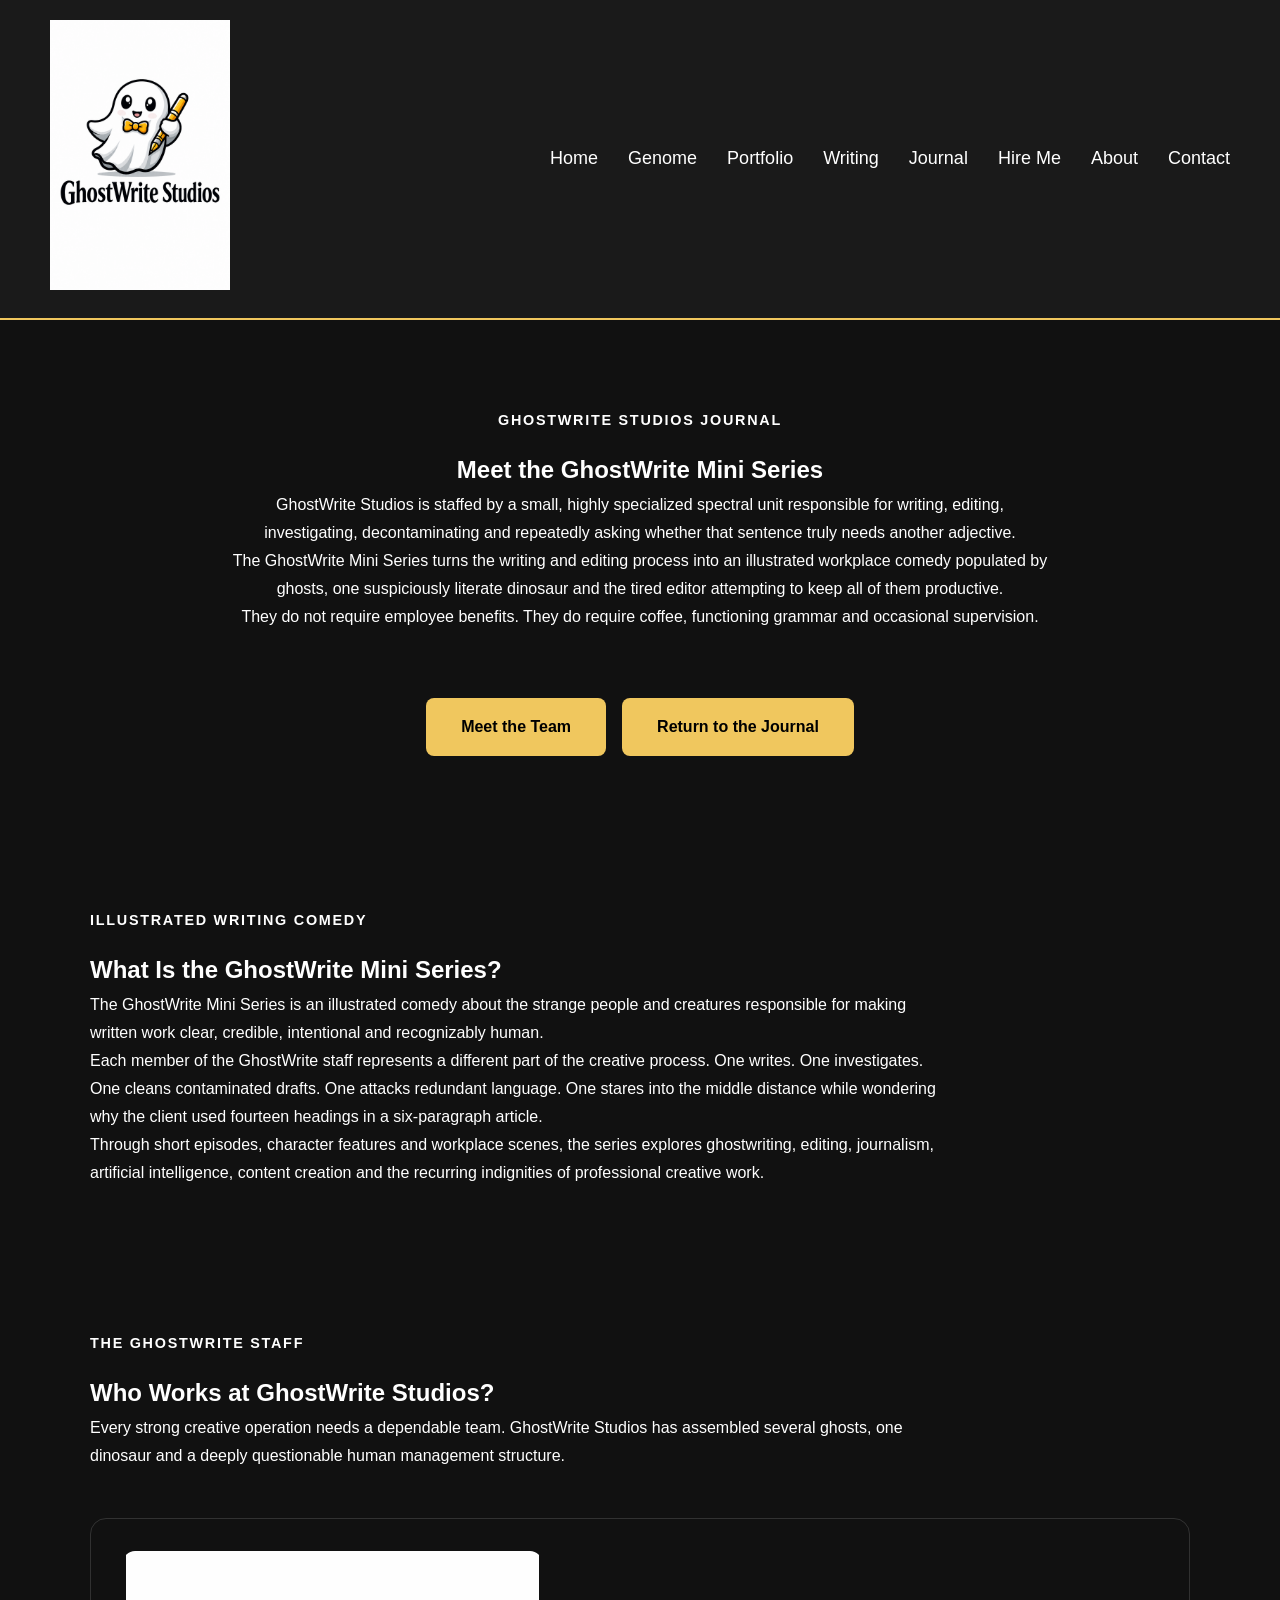
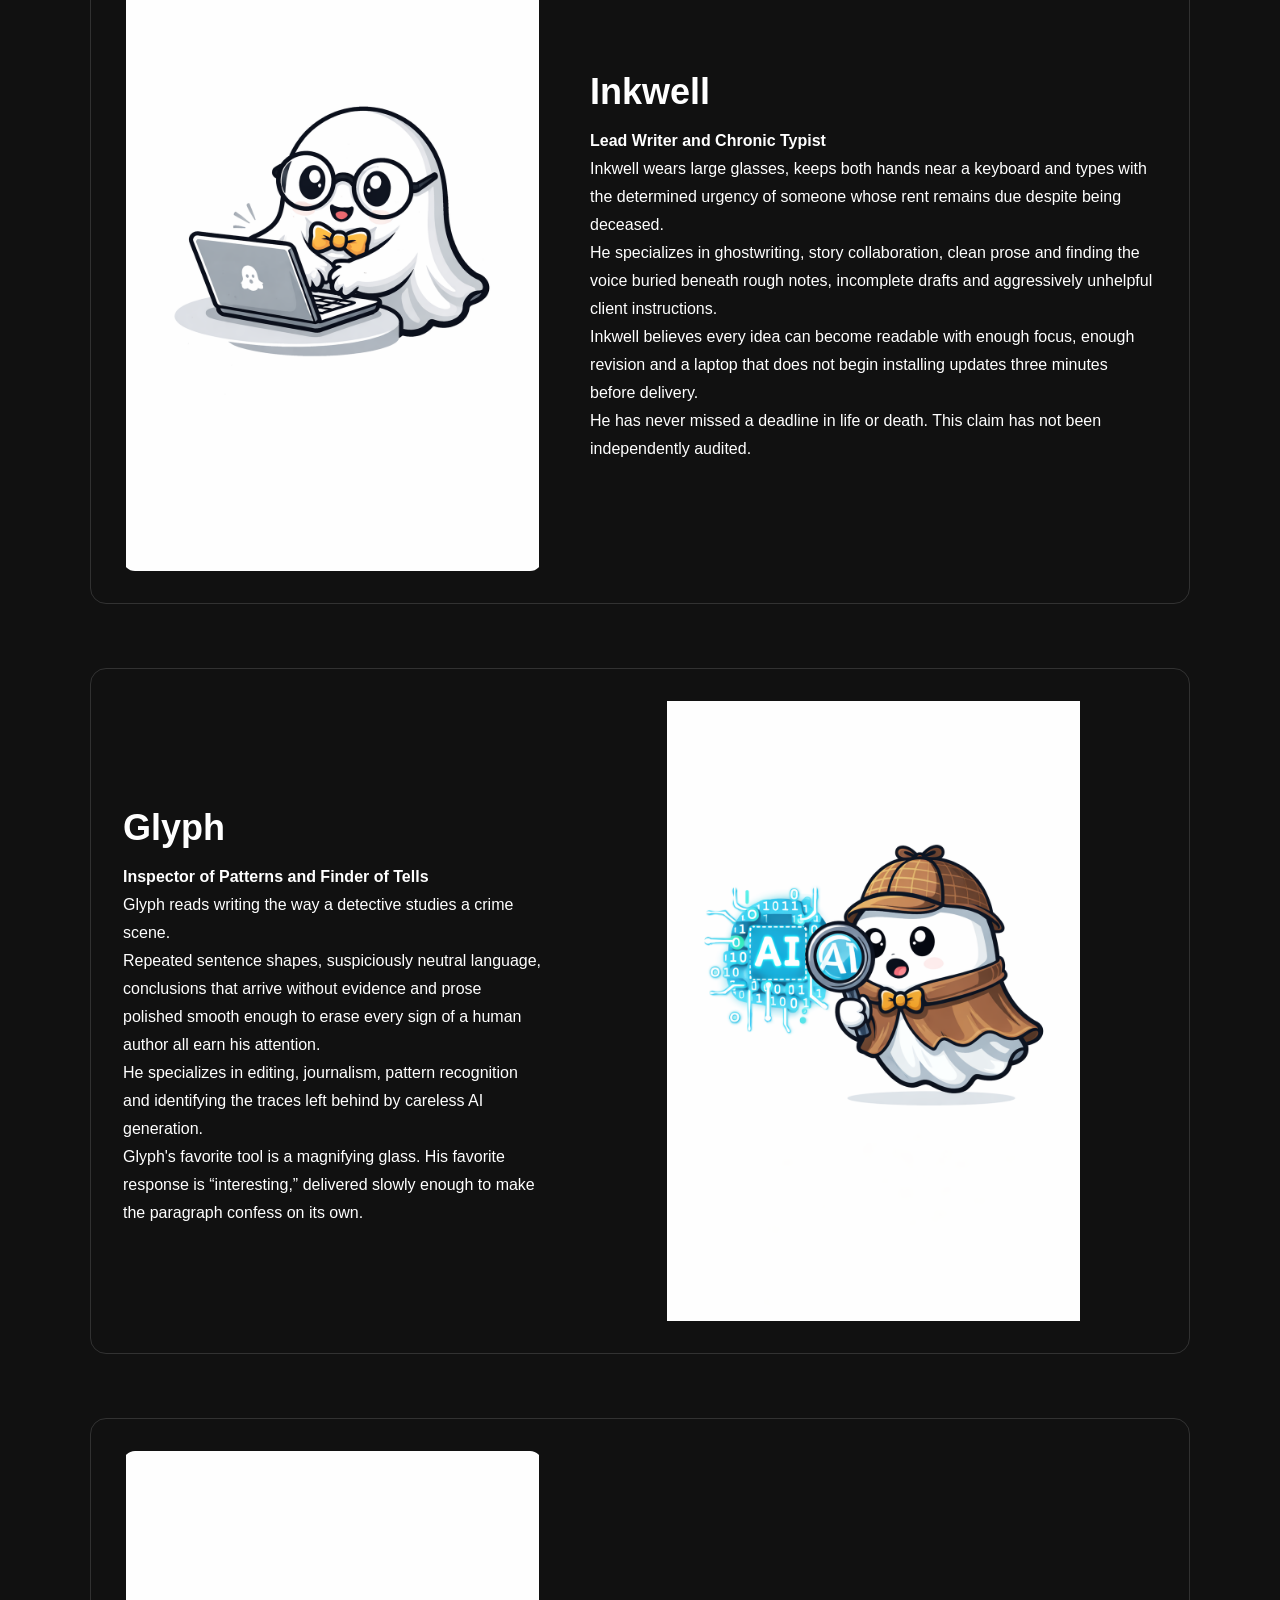
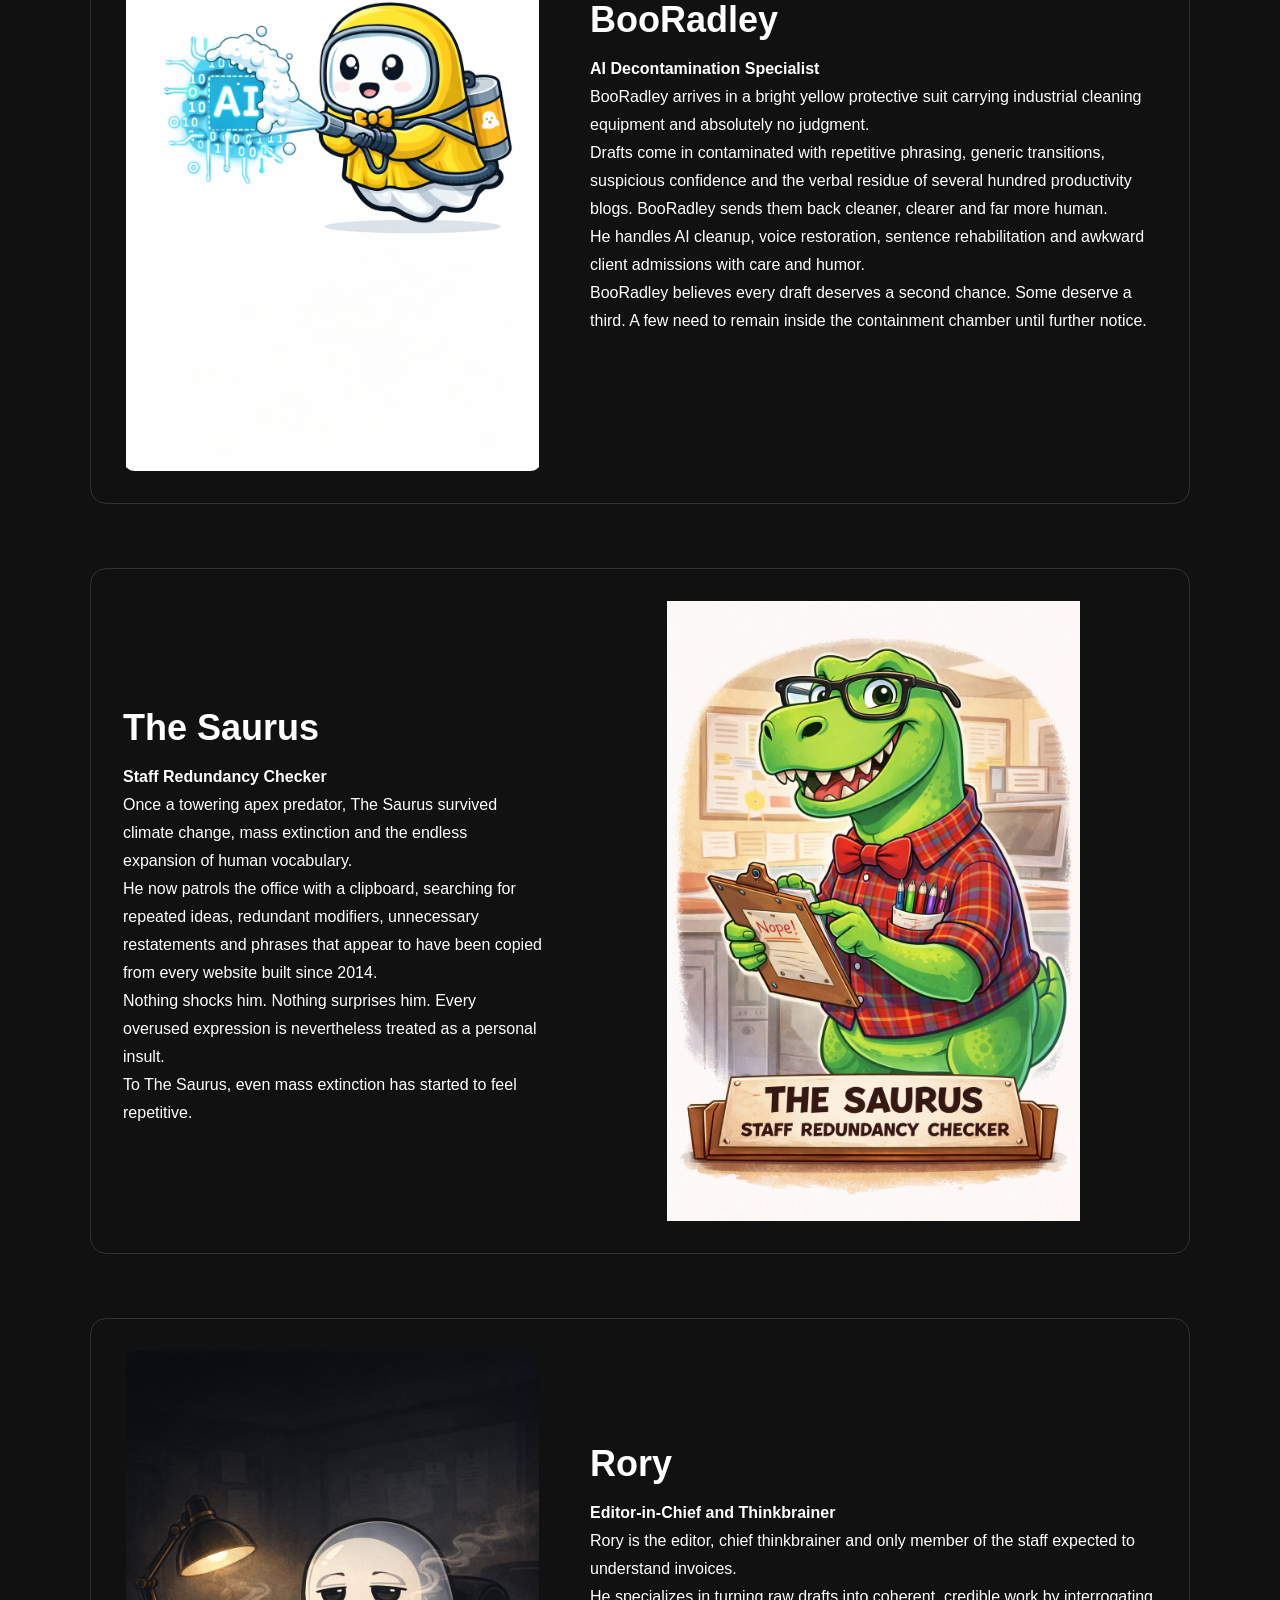
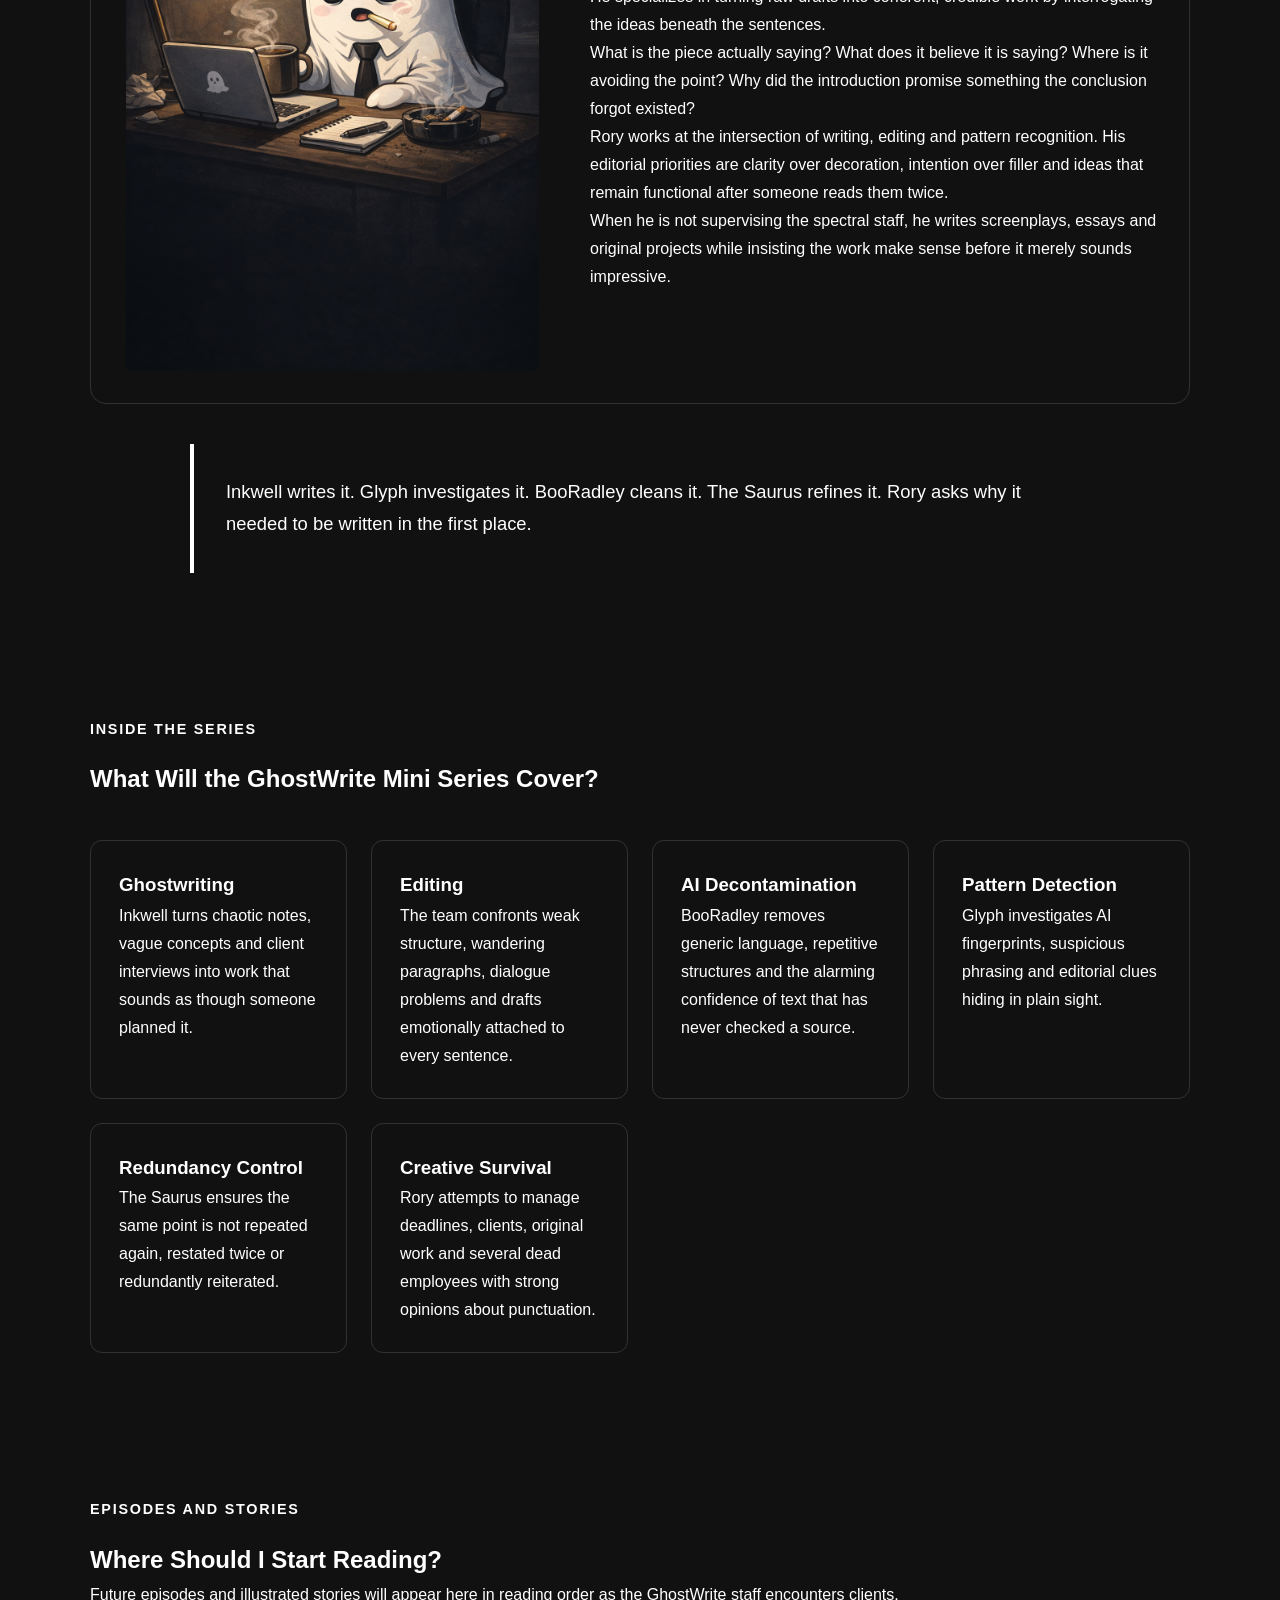
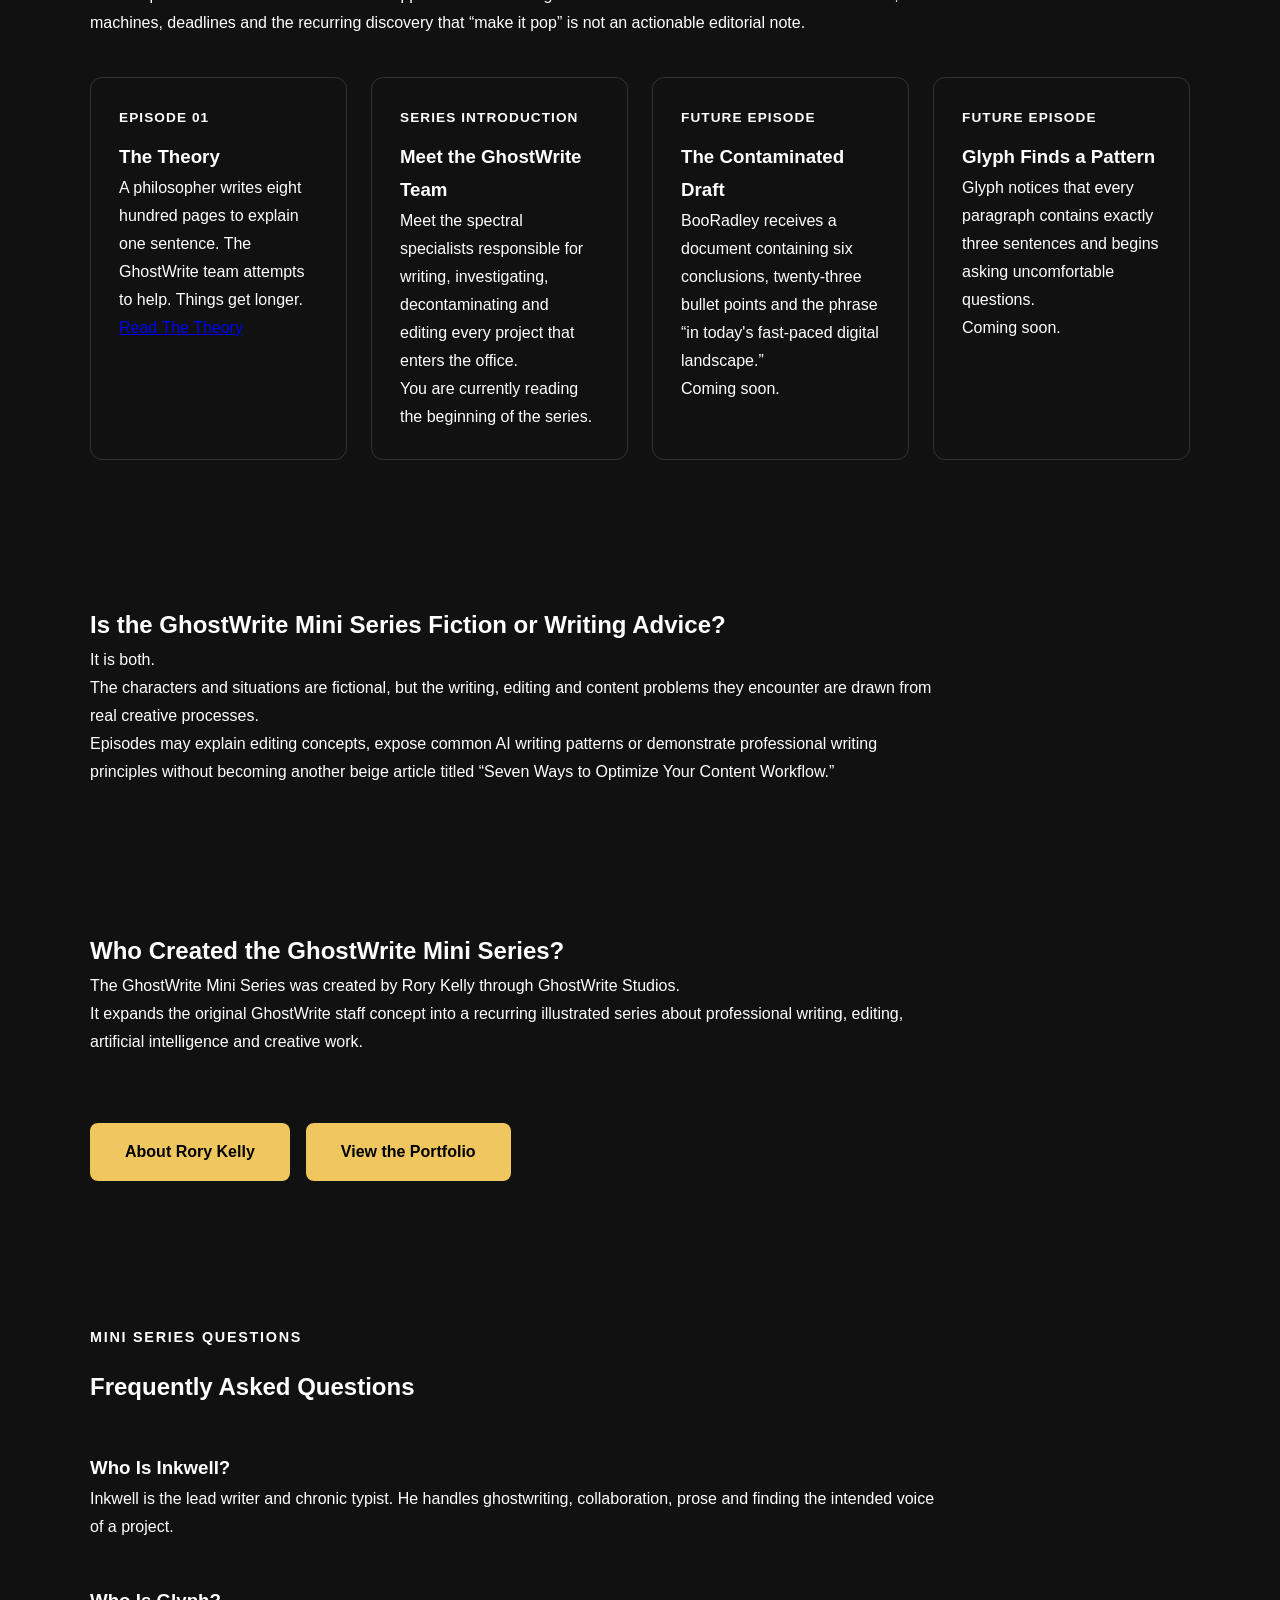
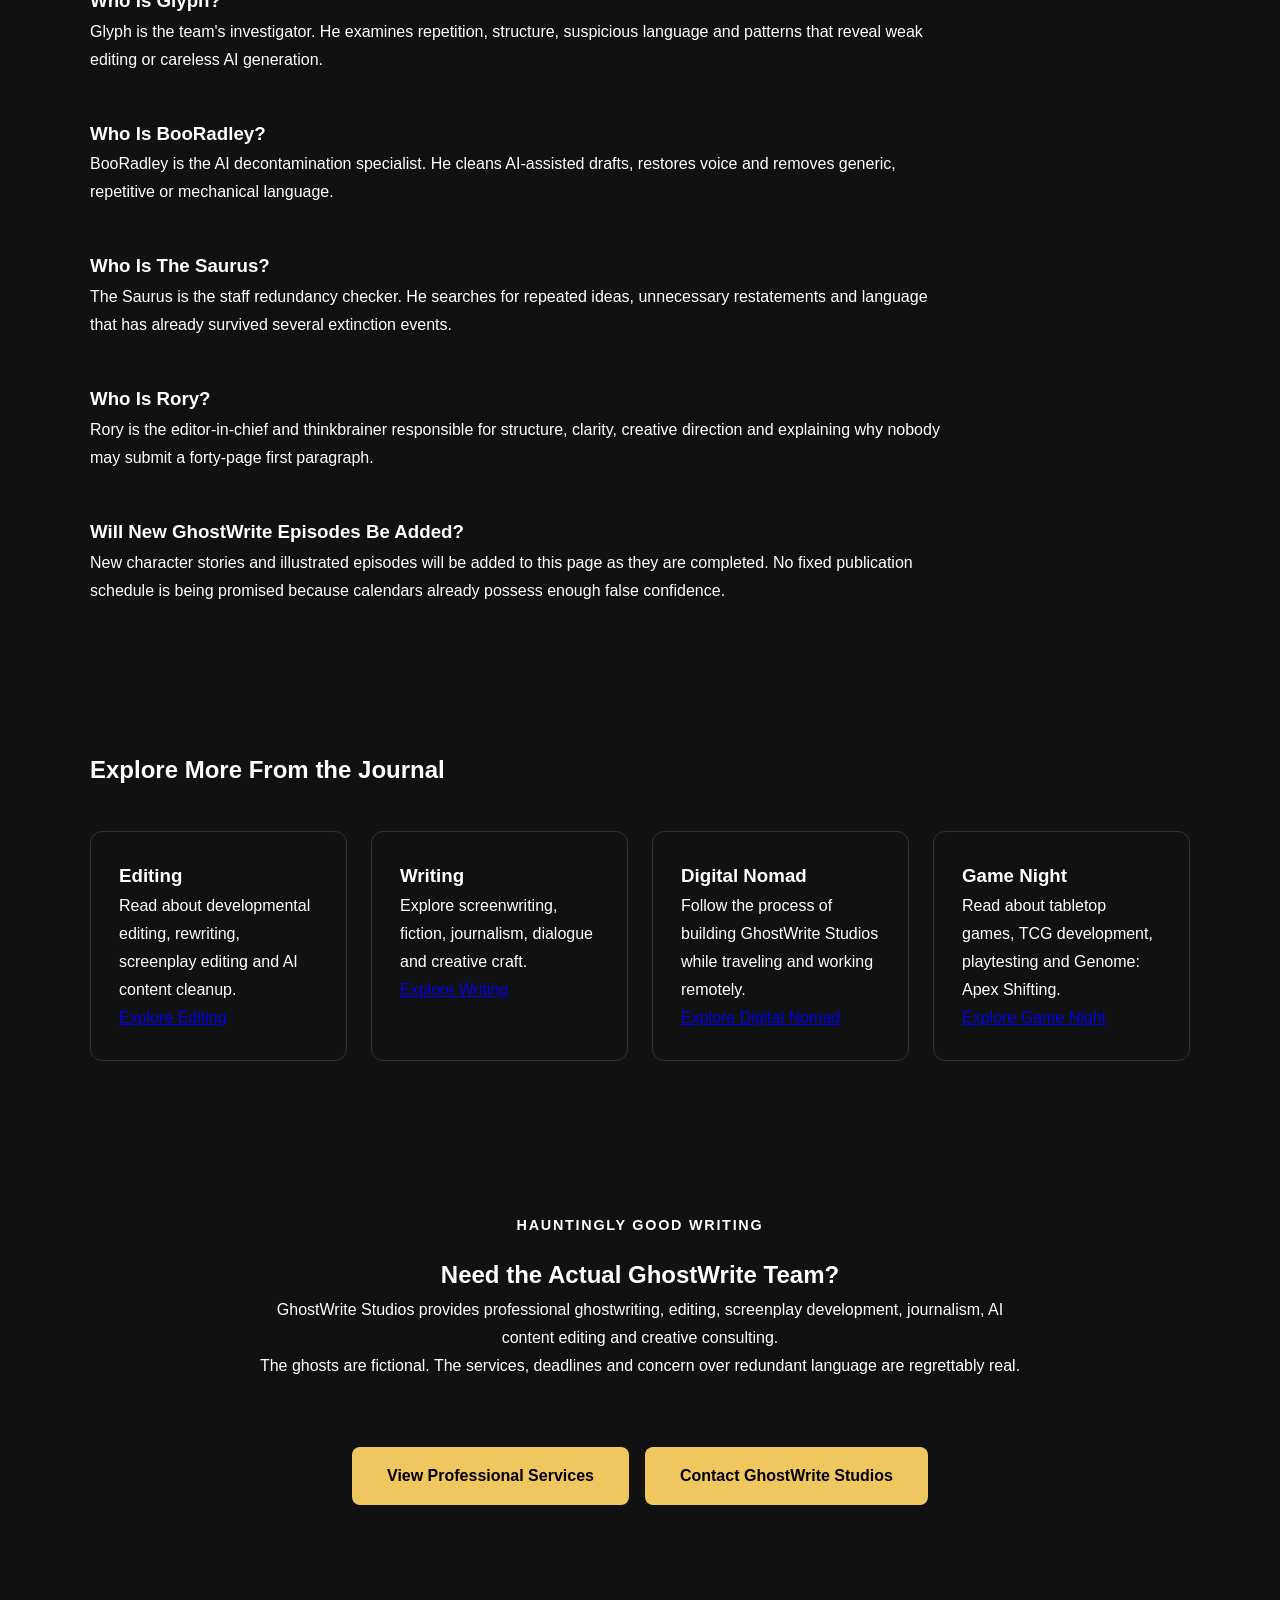
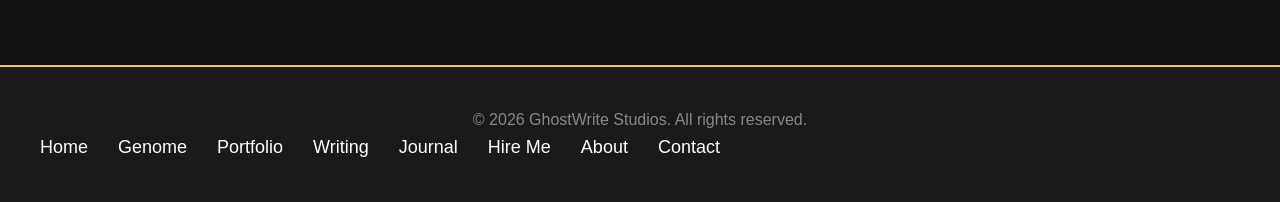
<file: pages/journal/ghostwrite-mini-series.html>
<!DOCTYPE html>
<html lang="en">

<head>
    <meta charset="UTF-8">

    <meta
        name="viewport"
        content="width=device-width, initial-scale=1.0"
    >

    <title>
        GhostWrite Mini Series | Writing, Editing and AI Decontamination Characters
    </title>

    <meta
        name="description"
        content="Meet the GhostWrite Mini Series team: Inkwell, Glyph, BooRadley, The Saurus and Rory Kelly. A humorous illustrated series about ghostwriting, editing, AI decontamination, journalism and creative work."
    >

    <meta
        name="keywords"
        content="GhostWrite Mini Series, writing comic, editing characters, ghostwriting series, AI decontamination, AI content editing, writing humor, editing humor, Inkwell GhostWrite, Glyph GhostWrite, BooRadley GhostWrite, The Saurus redundancy checker, Rory Kelly, GhostWrite Studios"
    >

    <meta name="author" content="Rory Kelly">

    <meta name="robots" content="index, follow">

    <link
        rel="canonical"
        href="https://ghostwritestudios.com/pages/journal/ghostwrite-mini-series.html"
    >

    <link
        rel="stylesheet"
        href="../../styles.css"
    >

    <meta
        property="og:type"
        content="website"
    >

    <meta
        property="og:site_name"
        content="GhostWrite Studios"
    >

    <meta
        property="og:title"
        content="Meet the GhostWrite Mini Series Team"
    >

    <meta
        property="og:description"
        content="Meet the illustrated spectral team behind GhostWrite Studios: writers, editors, investigators and one deeply judgmental thesaurus."
    >

    <meta
        property="og:url"
        content="https://ghostwritestudios.com/pages/journal/ghostwrite-mini-series.html"
    >

    <meta
        property="og:image"
        content="https://ghostwritestudios.com/ghostwrite-rory.png"
    >

    <meta
        property="og:image:alt"
        content="Rory, the exhausted ghost writer from the GhostWrite Mini Series"
    >

    <meta
        name="twitter:card"
        content="summary_large_image"
    >

    <meta
        name="twitter:title"
        content="The GhostWrite Mini Series"
    >

    <meta
        name="twitter:description"
        content="An illustrated series about writing, editing, AI cleanup and the strange creatures responsible for professional content."
    >

    <meta
        name="twitter:image"
        content="https://ghostwritestudios.com/ghostwrite-rory.png"
    >

    <style>
        .series-page {
            line-height: 1.75;
        }

        .series-page section {
            width: min(1100px, calc(100% - 2rem));
            margin: 0 auto;
            padding: 4.5rem 0;
        }

        .series-page .series-hero {
            padding-top: 5.5rem;
            padding-bottom: 5rem;
            text-align: center;
        }

        .series-page .series-hero p {
            max-width: 820px;
            margin-right: auto;
            margin-left: auto;
        }

        .series-page .eyebrow {
            margin-bottom: 1rem;
            font-size: 0.9rem;
            font-weight: 700;
            letter-spacing: 0.12em;
            text-transform: uppercase;
        }

        .series-page .hero-actions,
        .series-page .button-row {
            display: flex;
            flex-wrap: wrap;
            gap: 1rem;
            margin-top: 2rem;
        }

        .series-page .hero-actions {
            justify-content: center;
        }

        .series-page .cast-list {
            display: grid;
            gap: 4rem;
            margin-top: 3rem;
        }

        .series-page .character-card {
            display: grid;
            grid-template-columns: minmax(260px, 0.85fr) minmax(300px, 1.15fr);
            gap: 3rem;
            align-items: center;
            padding: 2rem;
            border: 1px solid rgba(127, 127, 127, 0.3);
            border-radius: 1rem;
        }

        .series-page .character-card:nth-child(even) .character-image {
            order: 2;
        }

        .series-page .character-image img {
            display: block;
            width: 100%;
            height: auto;
            max-height: 620px;
            object-fit: contain;
            border-radius: 0.75rem;
        }

        .series-page .character-copy h3 {
            margin-top: 0;
            margin-bottom: 0.25rem;
            font-size: clamp(1.6rem, 3vw, 2.25rem);
        }

        .series-page .character-role {
            margin-top: 0;
            font-weight: 700;
        }

        .series-page .series-grid,
        .series-page .related-grid {
            display: grid;
            grid-template-columns: repeat(
                auto-fit,
                minmax(250px, 1fr)
            );
            gap: 1.5rem;
            margin-top: 2.5rem;
        }

        .series-page .series-card,
        .series-page .related-card {
            padding: 1.75rem;
            border: 1px solid rgba(127, 127, 127, 0.3);
            border-radius: 0.75rem;
        }

        .series-page .series-card h3,
        .series-page .related-card h3 {
            margin-top: 0;
        }

        .series-page .section-intro,
        .series-page .question-section p,
        .series-page .faq-item p {
            max-width: 850px;
        }

        .series-page .team-line {
            max-width: 900px;
            margin: 2.5rem auto 0;
            padding: 2rem;
            border-left: 4px solid currentColor;
            font-size: 1.15rem;
        }

        .series-page .episode-card {
            padding: 1.75rem;
            border: 1px solid rgba(127, 127, 127, 0.3);
            border-radius: 0.75rem;
        }

        .series-page .episode-label {
            margin-bottom: 0.75rem;
            font-size: 0.85rem;
            font-weight: 700;
            letter-spacing: 0.08em;
            text-transform: uppercase;
        }

        .series-page .faq-item {
            margin-top: 2.75rem;
        }

        .series-page .closing-cta {
            padding-top: 5rem;
            padding-bottom: 5rem;
            text-align: center;
        }

        .series-page .closing-cta p {
            max-width: 780px;
            margin-right: auto;
            margin-left: auto;
        }

        @media (max-width: 800px) {
            .series-page .character-card {
                grid-template-columns: 1fr;
            }

            .series-page .character-card:nth-child(even) .character-image {
                order: 0;
            }

            .series-page .character-image img {
                max-height: 500px;
            }
        }

        @media (max-width: 700px) {
            .series-page section {
                padding-top: 3.25rem;
                padding-bottom: 3.25rem;
            }

            .series-page .series-hero {
                padding-top: 4rem;
                padding-bottom: 4rem;
            }

            .series-page .hero-actions,
            .series-page .button-row {
                flex-direction: column;
            }

            .series-page .button {
                text-align: center;
            }

            .series-page .character-card {
                padding: 1.25rem;
            }
        }
    </style>

    <!-- Google tag (gtag.js) -->
    <script
        async
        src="https://www.googletagmanager.com/gtag/js?id=G-5FK2X831EN"
    ></script>

    <script>
        window.dataLayer = window.dataLayer || [];

        function gtag() {
            window.dataLayer.push(arguments);
        }

        gtag("js", new Date());
        gtag("config", "G-5FK2X831EN");
    </script>

    <script type="application/ld+json">
    {
        "@context": "https://schema.org",
        "@type": "CreativeWorkSeries",
        "name": "The GhostWrite Mini Series",
        "url": "https://ghostwritestudios.com/pages/journal/ghostwrite-mini-series.html",
        "description": "An illustrated humorous series about ghostwriting, editing, journalism, AI content cleanup and creative work.",
        "creator": {
            "@type": "Person",
            "name": "Rory Kelly"
        },
        "publisher": {
            "@type": "Organization",
            "name": "GhostWrite Studios",
            "url": "https://ghostwritestudios.com/"
        },
        "genre": [
            "Comedy",
            "Creative Writing",
            "Workplace Humor",
            "Writing Education"
        ],
        "character": [
            {
                "@type": "Person",
                "name": "Inkwell",
                "description": "Lead writer and chronic typist for the GhostWrite team."
            },
            {
                "@type": "Person",
                "name": "Glyph",
                "description": "Inspector of patterns and finder of suspicious textual tells."
            },
            {
                "@type": "Person",
                "name": "BooRadley",
                "description": "AI decontamination specialist responsible for cleaning and restoring drafts."
            },
            {
                "@type": "Person",
                "name": "The Saurus",
                "description": "Staff redundancy checker and sworn enemy of repetitive language."
            },
            {
                "@type": "Person",
                "name": "Rory",
                "description": "Editor-in-chief, thinkbrainer and exhausted human-adjacent presence behind the team."
            }
        ]
    }
    </script>

    <script type="application/ld+json">
    {
        "@context": "https://schema.org",
        "@type": "FAQPage",
        "mainEntity": [
            {
                "@type": "Question",
                "name": "What is the GhostWrite Mini Series?",
                "acceptedAnswer": {
                    "@type": "Answer",
                    "text": "The GhostWrite Mini Series is an illustrated humorous series about a spectral writing and editing team responsible for ghostwriting, pattern detection, AI content cleanup, redundancy checking and creative direction."
                }
            },
            {
                "@type": "Question",
                "name": "Who are the GhostWrite Mini Series characters?",
                "acceptedAnswer": {
                    "@type": "Answer",
                    "text": "The primary characters are Inkwell, Glyph, BooRadley, The Saurus and Rory."
                }
            },
            {
                "@type": "Question",
                "name": "What does Inkwell do?",
                "acceptedAnswer": {
                    "@type": "Answer",
                    "text": "Inkwell is the lead writer and chronic typist. He specializes in ghostwriting, collaboration, prose and maintaining a strong narrative voice."
                }
            },
            {
                "@type": "Question",
                "name": "What does Glyph do?",
                "acceptedAnswer": {
                    "@type": "Answer",
                    "text": "Glyph investigates patterns, repetition, suspiciously generic writing and other clues that reveal weaknesses in a draft."
                }
            },
            {
                "@type": "Question",
                "name": "What does BooRadley do?",
                "acceptedAnswer": {
                    "@type": "Answer",
                    "text": "BooRadley is the AI decontamination specialist. He cleans AI-assisted drafts, restores voice and removes generic or mechanical writing patterns."
                }
            },
            {
                "@type": "Question",
                "name": "What does The Saurus do?",
                "acceptedAnswer": {
                    "@type": "Answer",
                    "text": "The Saurus checks writing for repetition, redundancy and overused language."
                }
            }
        ]
    }
    </script>

    <script type="application/ld+json">
    {
        "@context": "https://schema.org",
        "@type": "BreadcrumbList",
        "itemListElement": [
            {
                "@type": "ListItem",
                "position": 1,
                "name": "Home",
                "item": "https://ghostwritestudios.com/"
            },
            {
                "@type": "ListItem",
                "position": 2,
                "name": "Journal",
                "item": "https://ghostwritestudios.com/pages/journal.html"
            },
            {
                "@type": "ListItem",
                "position": 3,
                "name": "GhostWrite Mini Series",
                "item": "https://ghostwritestudios.com/pages/journal/ghostwrite-mini-series.html"
            }
        ]
    }
    </script>
</head>

<body>

<header>

    <a
        href="../../index.html"
        aria-label="GhostWrite Studios home"
    >
        <img
            class="logo"
            src="../../GhostwriteStudios.png"
            alt="GhostWrite Studios logo"
        >
    </a>

    <nav aria-label="Main navigation">
        <a href="../../index.html">Home</a>
        <a href="../genome.html">Genome</a>
        <a href="../portfolio.html">Portfolio</a>
        <a href="../writing.html">Writing</a>
        <a href="../journal.html">Journal</a>
        <a href="../hireme.html">Hire Me</a>
        <a href="../about.html">About</a>
        <a href="../contact.html">Contact</a>
    </nav>

</header>

<main class="series-page">

    <section class="series-hero">

        <p class="eyebrow">
            GhostWrite Studios Journal
        </p>

        <h1>
            Meet the GhostWrite Mini Series
        </h1>

        <p>
            GhostWrite Studios is staffed by a small, highly specialized
            spectral unit responsible for writing, editing, investigating,
            decontaminating and repeatedly asking whether that sentence truly
            needs another adjective.
        </p>

        <p>
            The GhostWrite Mini Series turns the writing and editing process
            into an illustrated workplace comedy populated by ghosts, one
            suspiciously literate dinosaur and the tired editor attempting to
            keep all of them productive.
        </p>

        <p>
            They do not require employee benefits. They do require coffee,
            functioning grammar and occasional supervision.
        </p>

        <div class="hero-actions">

            <a
                href="#meet-the-team"
                class="button"
            >
                Meet the Team
            </a>

            <a
                href="../journal.html"
                class="button button-secondary"
            >
                Return to the Journal
            </a>

        </div>

    </section>

    <section class="question-section">

        <p class="eyebrow">
            Illustrated Writing Comedy
        </p>

        <h2>
            What Is the GhostWrite Mini Series?
        </h2>

        <p>
            The GhostWrite Mini Series is an illustrated comedy about the
            strange people and creatures responsible for making written work
            clear, credible, intentional and recognizably human.
        </p>

        <p>
            Each member of the GhostWrite staff represents a different part of
            the creative process. One writes. One investigates. One cleans
            contaminated drafts. One attacks redundant language. One stares
            into the middle distance while wondering why the client used
            fourteen headings in a six-paragraph article.
        </p>

        <p>
            Through short episodes, character features and workplace scenes,
            the series explores ghostwriting, editing, journalism, artificial
            intelligence, content creation and the recurring indignities of
            professional creative work.
        </p>

    </section>

    <section id="meet-the-team">

        <p class="eyebrow">
            The GhostWrite Staff
        </p>

        <h2>
            Who Works at GhostWrite Studios?
        </h2>

        <p class="section-intro">
            Every strong creative operation needs a dependable team. GhostWrite
            Studios has assembled several ghosts, one dinosaur and a deeply
            questionable human management structure.
        </p>

        <div class="cast-list">

            <article class="character-card">

                <div class="character-image">

                    <img
                        src="../../ghostwrite-inkwell.png"
                        alt="Inkwell, the bespectacled ghost writer typing on a laptop"
                        width="1024"
                        height="1536"
                        loading="lazy"
                    >

                </div>

                <div class="character-copy">

                    <h3>
                        Inkwell
                    </h3>

                    <p class="character-role">
                        Lead Writer and Chronic Typist
                    </p>

                    <p>
                        Inkwell wears large glasses, keeps both hands near a
                        keyboard and types with the determined urgency of
                        someone whose rent remains due despite being deceased.
                    </p>

                    <p>
                        He specializes in ghostwriting, story collaboration,
                        clean prose and finding the voice buried beneath rough
                        notes, incomplete drafts and aggressively unhelpful
                        client instructions.
                    </p>

                    <p>
                        Inkwell believes every idea can become readable with
                        enough focus, enough revision and a laptop that does not
                        begin installing updates three minutes before delivery.
                    </p>

                    <p>
                        He has never missed a deadline in life or death. This
                        claim has not been independently audited.
                    </p>

                </div>

            </article>

            <article class="character-card">

                <div class="character-image">

                    <img
                        src="../../ghostwrite-glyph.png"
                        alt="Glyph, the ghost detective inspecting an AI symbol with a magnifying glass"
                        width="1024"
                        height="1536"
                        loading="lazy"
                    >

                </div>

                <div class="character-copy">

                    <h3>
                        Glyph
                    </h3>

                    <p class="character-role">
                        Inspector of Patterns and Finder of Tells
                    </p>

                    <p>
                        Glyph reads writing the way a detective studies a crime
                        scene.
                    </p>

                    <p>
                        Repeated sentence shapes, suspiciously neutral
                        language, conclusions that arrive without evidence and
                        prose polished smooth enough to erase every sign of a
                        human author all earn his attention.
                    </p>

                    <p>
                        He specializes in editing, journalism, pattern
                        recognition and identifying the traces left behind by
                        careless AI generation.
                    </p>

                    <p>
                        Glyph's favorite tool is a magnifying glass. His
                        favorite response is “interesting,” delivered slowly
                        enough to make the paragraph confess on its own.
                    </p>

                </div>

            </article>

            <article class="character-card">

                <div class="character-image">

                    <img
                        src="../../ghostwrite-booradley.png"
                        alt="BooRadley, the ghost AI decontamination specialist cleaning an AI symbol with a hose"
                        width="1024"
                        height="1536"
                        loading="lazy"
                    >

                </div>

                <div class="character-copy">

                    <h3>
                        BooRadley
                    </h3>

                    <p class="character-role">
                        AI Decontamination Specialist
                    </p>

                    <p>
                        BooRadley arrives in a bright yellow protective suit
                        carrying industrial cleaning equipment and absolutely
                        no judgment.
                    </p>

                    <p>
                        Drafts come in contaminated with repetitive phrasing,
                        generic transitions, suspicious confidence and the
                        verbal residue of several hundred productivity blogs.
                        BooRadley sends them back cleaner, clearer and far more
                        human.
                    </p>

                    <p>
                        He handles AI cleanup, voice restoration, sentence
                        rehabilitation and awkward client admissions with care
                        and humor.
                    </p>

                    <p>
                        BooRadley believes every draft deserves a second chance.
                        Some deserve a third. A few need to remain inside the
                        containment chamber until further notice.
                    </p>

                </div>

            </article>

            <article class="character-card">

                <div class="character-image">

                    <img
                        src="../../ghostwrite-the-saurus.png"
                        alt="The Saurus, a green dinosaur editor checking a document for redundant language"
                        width="1024"
                        height="1536"
                        loading="lazy"
                    >

                </div>

                <div class="character-copy">

                    <h3>
                        The Saurus
                    </h3>

                    <p class="character-role">
                        Staff Redundancy Checker
                    </p>

                    <p>
                        Once a towering apex predator, The Saurus survived
                        climate change, mass extinction and the endless
                        expansion of human vocabulary.
                    </p>

                    <p>
                        He now patrols the office with a clipboard, searching
                        for repeated ideas, redundant modifiers, unnecessary
                        restatements and phrases that appear to have been
                        copied from every website built since 2014.
                    </p>

                    <p>
                        Nothing shocks him. Nothing surprises him. Every
                        overused expression is nevertheless treated as a
                        personal insult.
                    </p>

                    <p>
                        To The Saurus, even mass extinction has started to feel
                        repetitive.
                    </p>

                </div>

            </article>

            <article class="character-card">

                <div class="character-image">

                    <img
                        src="../../ghostwrite-rory.png"
                        alt="Rory, the exhausted ghost editor working late at a laptop with coffee"
                        width="1024"
                        height="1536"
                        loading="lazy"
                    >

                </div>

                <div class="character-copy">

                    <h3>
                        Rory
                    </h3>

                    <p class="character-role">
                        Editor-in-Chief and Thinkbrainer
                    </p>

                    <p>
                        Rory is the editor, chief thinkbrainer and only member
                        of the staff expected to understand invoices.
                    </p>

                    <p>
                        He specializes in turning raw drafts into coherent,
                        credible work by interrogating the ideas beneath the
                        sentences.
                    </p>

                    <p>
                        What is the piece actually saying? What does it believe
                        it is saying? Where is it avoiding the point? Why did
                        the introduction promise something the conclusion
                        forgot existed?
                    </p>

                    <p>
                        Rory works at the intersection of writing, editing and
                        pattern recognition. His editorial priorities are
                        clarity over decoration, intention over filler and
                        ideas that remain functional after someone reads them
                        twice.
                    </p>

                    <p>
                        When he is not supervising the spectral staff, he writes
                        screenplays, essays and original projects while
                        insisting the work make sense before it merely sounds
                        impressive.
                    </p>

                </div>

            </article>

        </div>

        <div class="team-line">
            Inkwell writes it. Glyph investigates it. BooRadley cleans it.
            The Saurus refines it. Rory asks why it needed to be written in
            the first place.
        </div>

    </section>

    <section>

        <p class="eyebrow">
            Inside the Series
        </p>

        <h2>
            What Will the GhostWrite Mini Series Cover?
        </h2>

        <div class="series-grid">

            <article class="series-card">

                <h3>
                    Ghostwriting
                </h3>

                <p>
                    Inkwell turns chaotic notes, vague concepts and client
                    interviews into work that sounds as though someone planned
                    it.
                </p>

            </article>

            <article class="series-card">

                <h3>
                    Editing
                </h3>

                <p>
                    The team confronts weak structure, wandering paragraphs,
                    dialogue problems and drafts emotionally attached to every
                    sentence.
                </p>

            </article>

            <article class="series-card">

                <h3>
                    AI Decontamination
                </h3>

                <p>
                    BooRadley removes generic language, repetitive structures
                    and the alarming confidence of text that has never checked
                    a source.
                </p>

            </article>

            <article class="series-card">

                <h3>
                    Pattern Detection
                </h3>

                <p>
                    Glyph investigates AI fingerprints, suspicious phrasing and
                    editorial clues hiding in plain sight.
                </p>

            </article>

            <article class="series-card">

                <h3>
                    Redundancy Control
                </h3>

                <p>
                    The Saurus ensures the same point is not repeated again,
                    restated twice or redundantly reiterated.
                </p>

            </article>

            <article class="series-card">

                <h3>
                    Creative Survival
                </h3>

                <p>
                    Rory attempts to manage deadlines, clients, original work
                    and several dead employees with strong opinions about
                    punctuation.
                </p>

            </article>

        </div>

    </section>

    <section>

        <p class="eyebrow">
            Episodes and Stories
        </p>

        <h2>
            Where Should I Start Reading?
        </h2>

        <p class="section-intro">
            Future episodes and illustrated stories will appear here in
            reading order as the GhostWrite staff encounters clients, machines,
            deadlines and the recurring discovery that “make it pop” is not an
            actionable editorial note.
        </p>

        <div class="series-grid">

                        <article class="episode-card">

                <p class="episode-label">
                    Episode 01
                </p>

                <h3>
                    The Theory
                </h3>

                <p>
                    A philosopher writes eight hundred pages to explain one
                    sentence. The GhostWrite team attempts to help. Things get
                    longer.
                </p>

                <a href="episodes/the-theory.html">
                 Read The Theory
                </a>

            </article>
            <article class="episode-card">
        
                <p class="episode-label">
                    Series Introduction
                </p>

                <h3>
                    Meet the GhostWrite Team
                </h3>

                <p>
                    Meet the spectral specialists responsible for writing,
                    investigating, decontaminating and editing every project
                    that enters the office.
                </p>

                <p>
                    You are currently reading the beginning of the series.
                </p>

            </article>

            <article class="episode-card">

                <p class="episode-label">
                    Future Episode
                </p>

                <h3>
                    The Contaminated Draft
                </h3>

                <p>
                    BooRadley receives a document containing six conclusions,
                    twenty-three bullet points and the phrase “in today's
                    fast-paced digital landscape.”
                </p>

                <p>
                    Coming soon.
                </p>

            </article>

            <article class="episode-card">

                <p class="episode-label">
                    Future Episode
                </p>

                <h3>
                    Glyph Finds a Pattern
                </h3>

                <p>
                    Glyph notices that every paragraph contains exactly three
                    sentences and begins asking uncomfortable questions.
                </p>

                <p>
                    Coming soon.
                </p>

            </article>

        </div>

    </section>

    <section class="question-section">

        <h2>
            Is the GhostWrite Mini Series Fiction or Writing Advice?
        </h2>

        <p>
            It is both.
        </p>

        <p>
            The characters and situations are fictional, but the writing,
            editing and content problems they encounter are drawn from real
            creative processes.
        </p>

        <p>
            Episodes may explain editing concepts, expose common AI writing
            patterns or demonstrate professional writing principles without
            becoming another beige article titled “Seven Ways to Optimize Your
            Content Workflow.”
        </p>

    </section>

    <section class="question-section">

        <h2>
            Who Created the GhostWrite Mini Series?
        </h2>

        <p>
            The GhostWrite Mini Series was created by Rory Kelly through
            GhostWrite Studios.
        </p>

        <p>
            It expands the original GhostWrite staff concept into a recurring
            illustrated series about professional writing, editing, artificial
            intelligence and creative work.
        </p>

        <div class="button-row">

            <a
                href="../about.html"
                class="button"
            >
                About Rory Kelly
            </a>

            <a
                href="../portfolio.html"
                class="button button-secondary"
            >
                View the Portfolio
            </a>

        </div>

    </section>

    <section>

        <p class="eyebrow">
            Mini Series Questions
        </p>

        <h2>
            Frequently Asked Questions
        </h2>

        <article class="faq-item">

            <h3>
                Who Is Inkwell?
            </h3>

            <p>
                Inkwell is the lead writer and chronic typist. He handles
                ghostwriting, collaboration, prose and finding the intended
                voice of a project.
            </p>

        </article>

        <article class="faq-item">

            <h3>
                Who Is Glyph?
            </h3>

            <p>
                Glyph is the team's investigator. He examines repetition,
                structure, suspicious language and patterns that reveal weak
                editing or careless AI generation.
            </p>

        </article>

        <article class="faq-item">

            <h3>
                Who Is BooRadley?
            </h3>

            <p>
                BooRadley is the AI decontamination specialist. He cleans
                AI-assisted drafts, restores voice and removes generic,
                repetitive or mechanical language.
            </p>

        </article>

        <article class="faq-item">

            <h3>
                Who Is The Saurus?
            </h3>

            <p>
                The Saurus is the staff redundancy checker. He searches for
                repeated ideas, unnecessary restatements and language that has
                already survived several extinction events.
            </p>

        </article>

        <article class="faq-item">

            <h3>
                Who Is Rory?
            </h3>

            <p>
                Rory is the editor-in-chief and thinkbrainer responsible for
                structure, clarity, creative direction and explaining why
                nobody may submit a forty-page first paragraph.
            </p>

        </article>

        <article class="faq-item">

            <h3>
                Will New GhostWrite Episodes Be Added?
            </h3>

            <p>
                New character stories and illustrated episodes will be added
                to this page as they are completed. No fixed publication
                schedule is being promised because calendars already possess
                enough false confidence.
            </p>

        </article>

    </section>

    <section>

        <h2>
            Explore More From the Journal
        </h2>

        <div class="related-grid">

            <article class="related-card">

                <h3>
                    Editing
                </h3>

                <p>
                    Read about developmental editing, rewriting, screenplay
                    editing and AI content cleanup.
                </p>

                <a href="editing.html">
                    Explore Editing
                </a>

            </article>

            <article class="related-card">

                <h3>
                    Writing
                </h3>

                <p>
                    Explore screenwriting, fiction, journalism, dialogue and
                    creative craft.
                </p>

                <a href="writing.html">
                    Explore Writing
                </a>

            </article>

            <article class="related-card">

                <h3>
                    Digital Nomad
                </h3>

                <p>
                    Follow the process of building GhostWrite Studios while
                    traveling and working remotely.
                </p>

                <a href="digital-nomad.html">
                    Explore Digital Nomad
                </a>

            </article>

            <article class="related-card">

                <h3>
                    Game Night
                </h3>

                <p>
                    Read about tabletop games, TCG development, playtesting and
                    Genome: Apex Shifting.
                </p>

                <a href="game-night.html">
                    Explore Game Night
                </a>

            </article>

        </div>

    </section>

    <section class="closing-cta">

        <p class="eyebrow">
            Hauntingly Good Writing
        </p>

        <h2>
            Need the Actual GhostWrite Team?
        </h2>

        <p>
            GhostWrite Studios provides professional ghostwriting, editing,
            screenplay development, journalism, AI content editing and
            creative consulting.
        </p>

        <p>
            The ghosts are fictional. The services, deadlines and concern over
            redundant language are regrettably real.
        </p>

        <div class="hero-actions">

            <a
                href="../hireme.html"
                class="button"
            >
                View Professional Services
            </a>

            <a
                href="../contact.html"
                class="button button-secondary"
            >
                Contact GhostWrite Studios
            </a>

        </div>

    </section>

</main>

<footer>

    <p>
        &copy; 2026 GhostWrite Studios. All rights reserved.
    </p>

    <nav aria-label="Footer navigation">
        <a href="../../index.html">Home</a>
        <a href="../genome.html">Genome</a>
        <a href="../portfolio.html">Portfolio</a>
        <a href="../writing.html">Writing</a>
        <a href="../journal.html">Journal</a>
        <a href="../hireme.html">Hire Me</a>
        <a href="../about.html">About</a>
        <a href="../contact.html">Contact</a>
    </nav>

</footer>

</body>

</html>
</file>
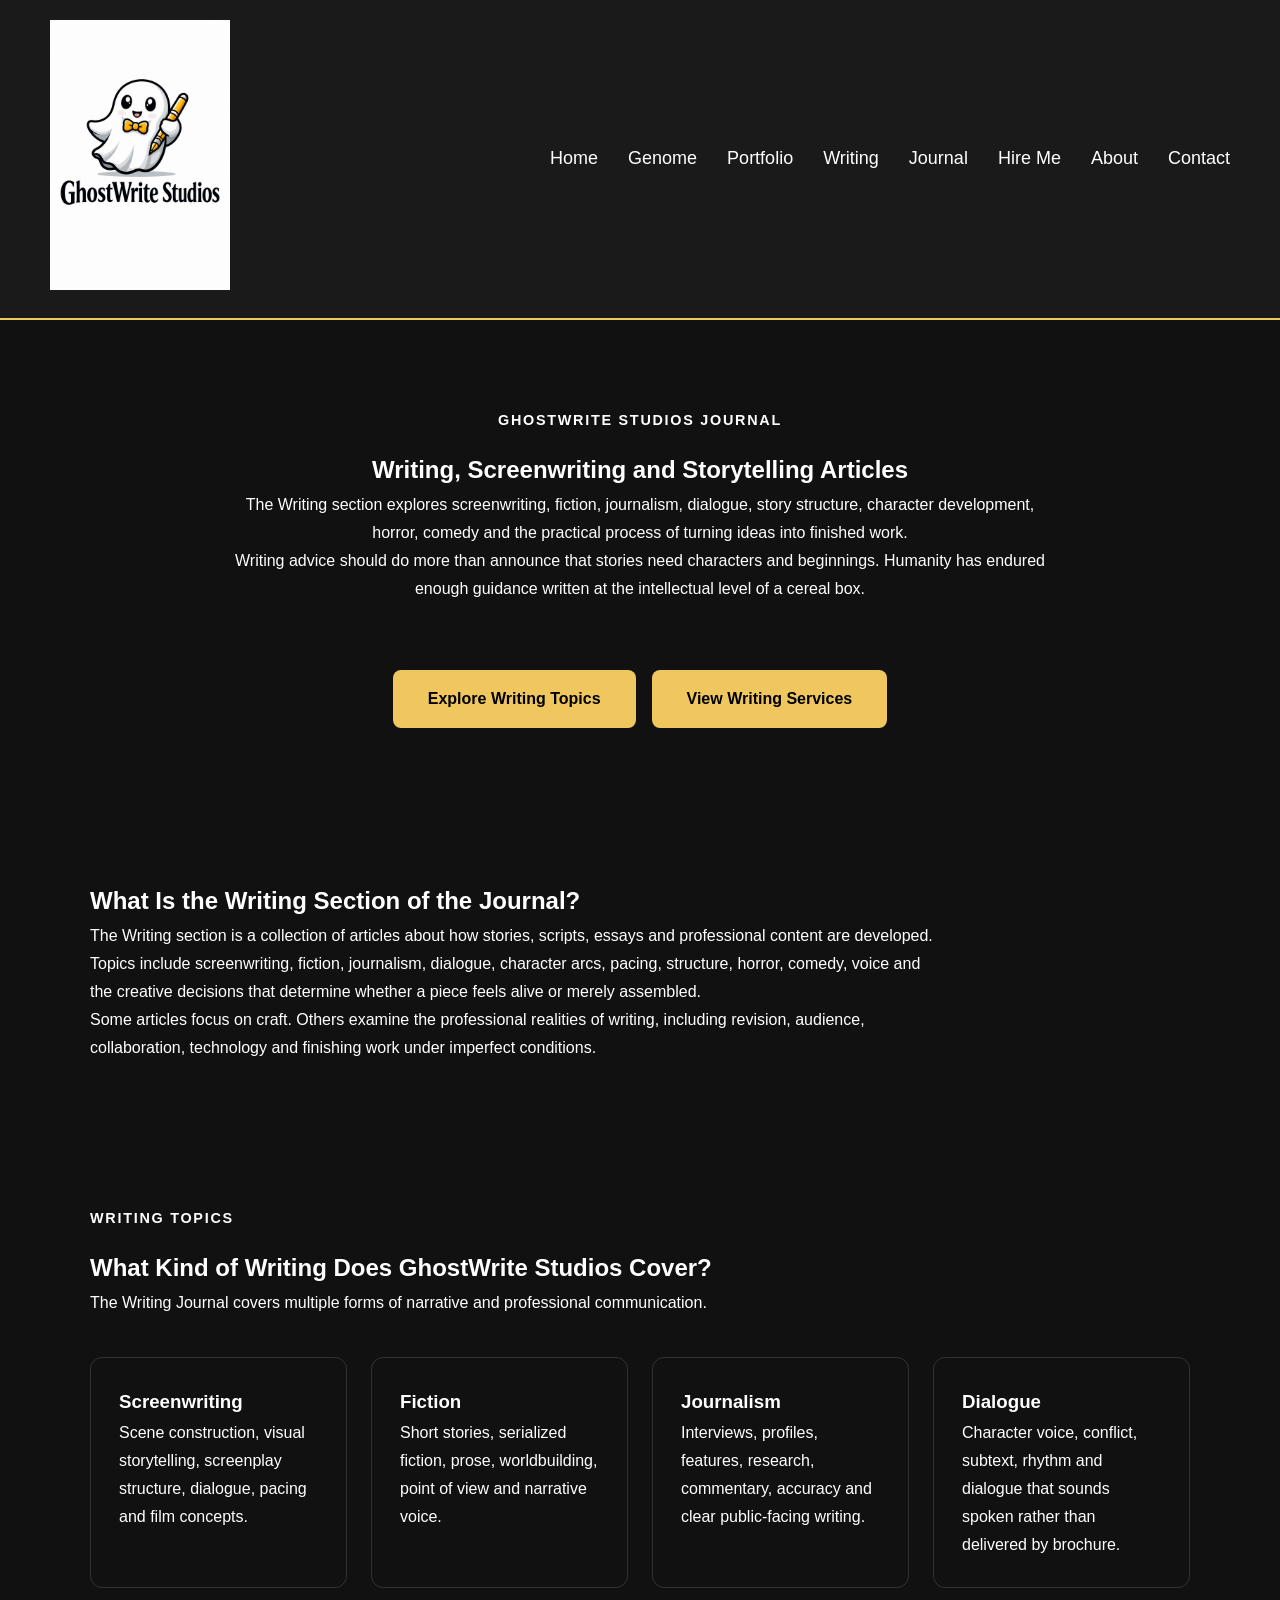
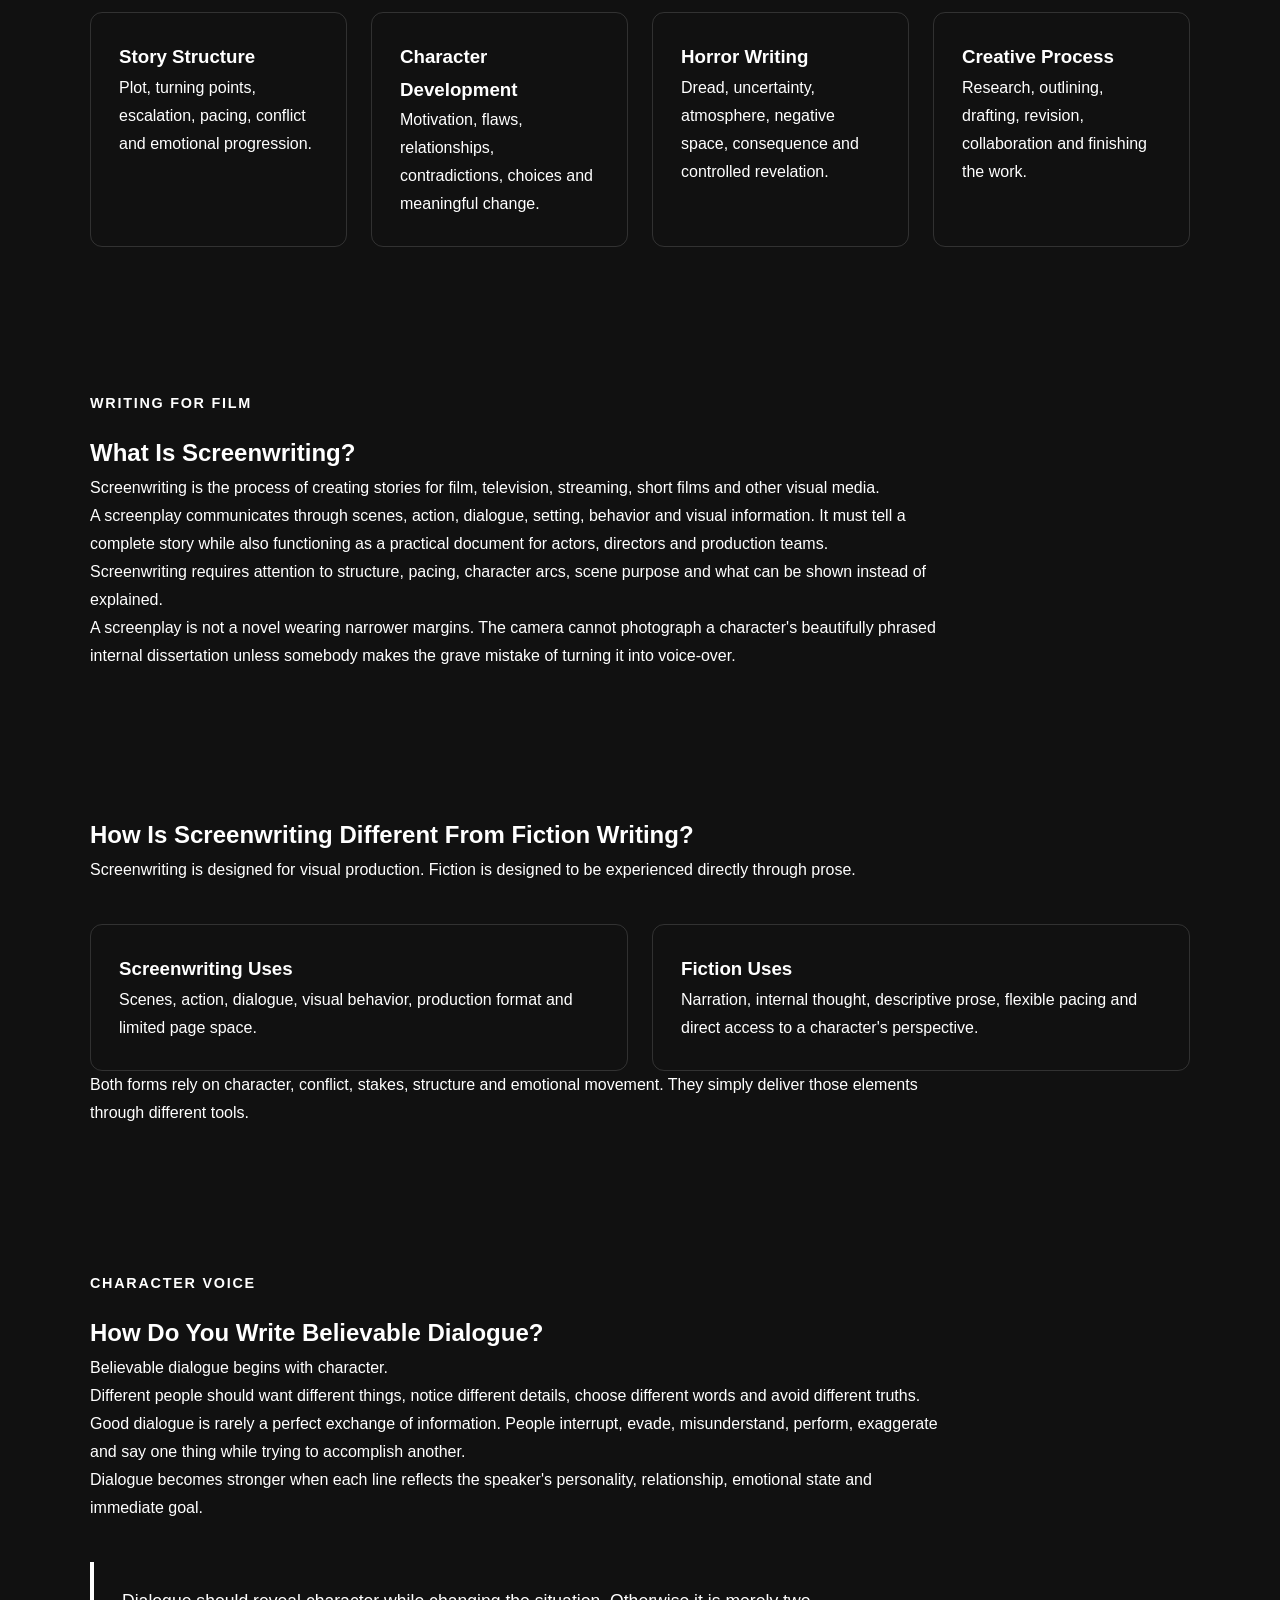
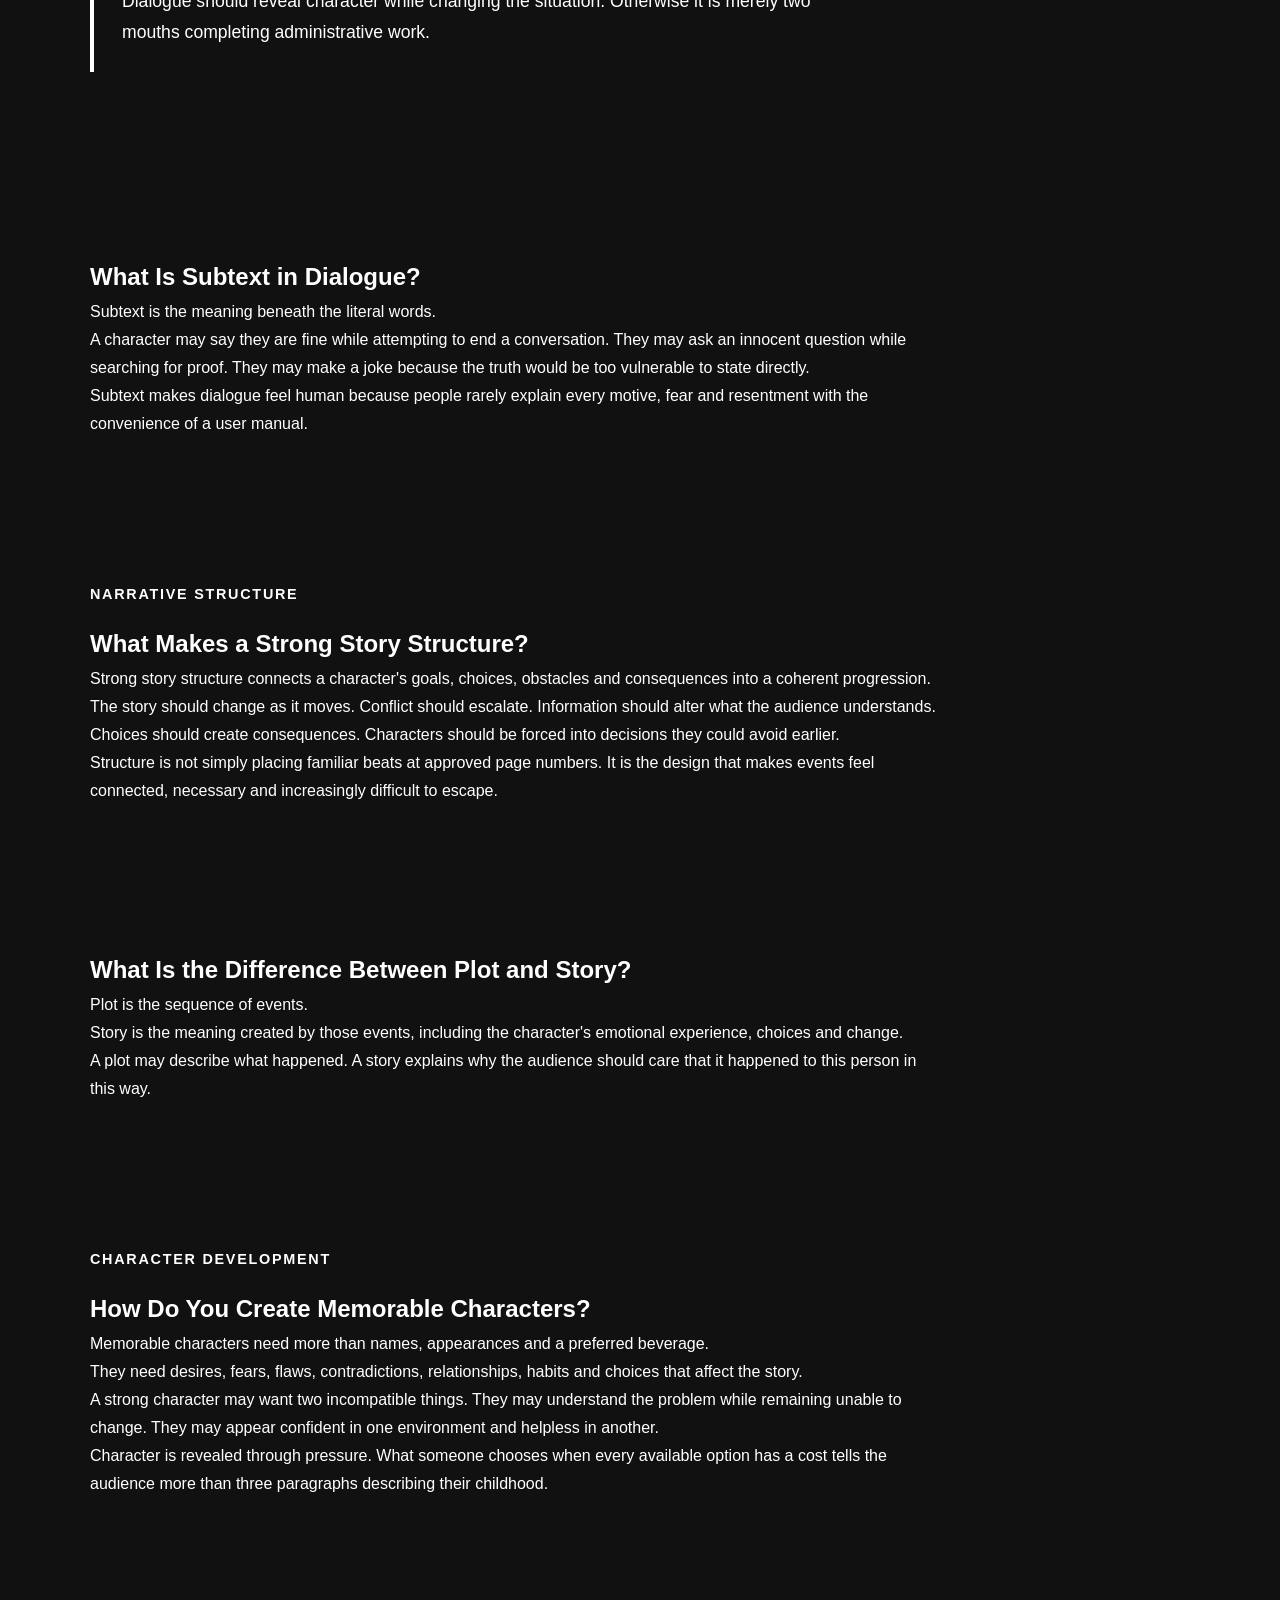
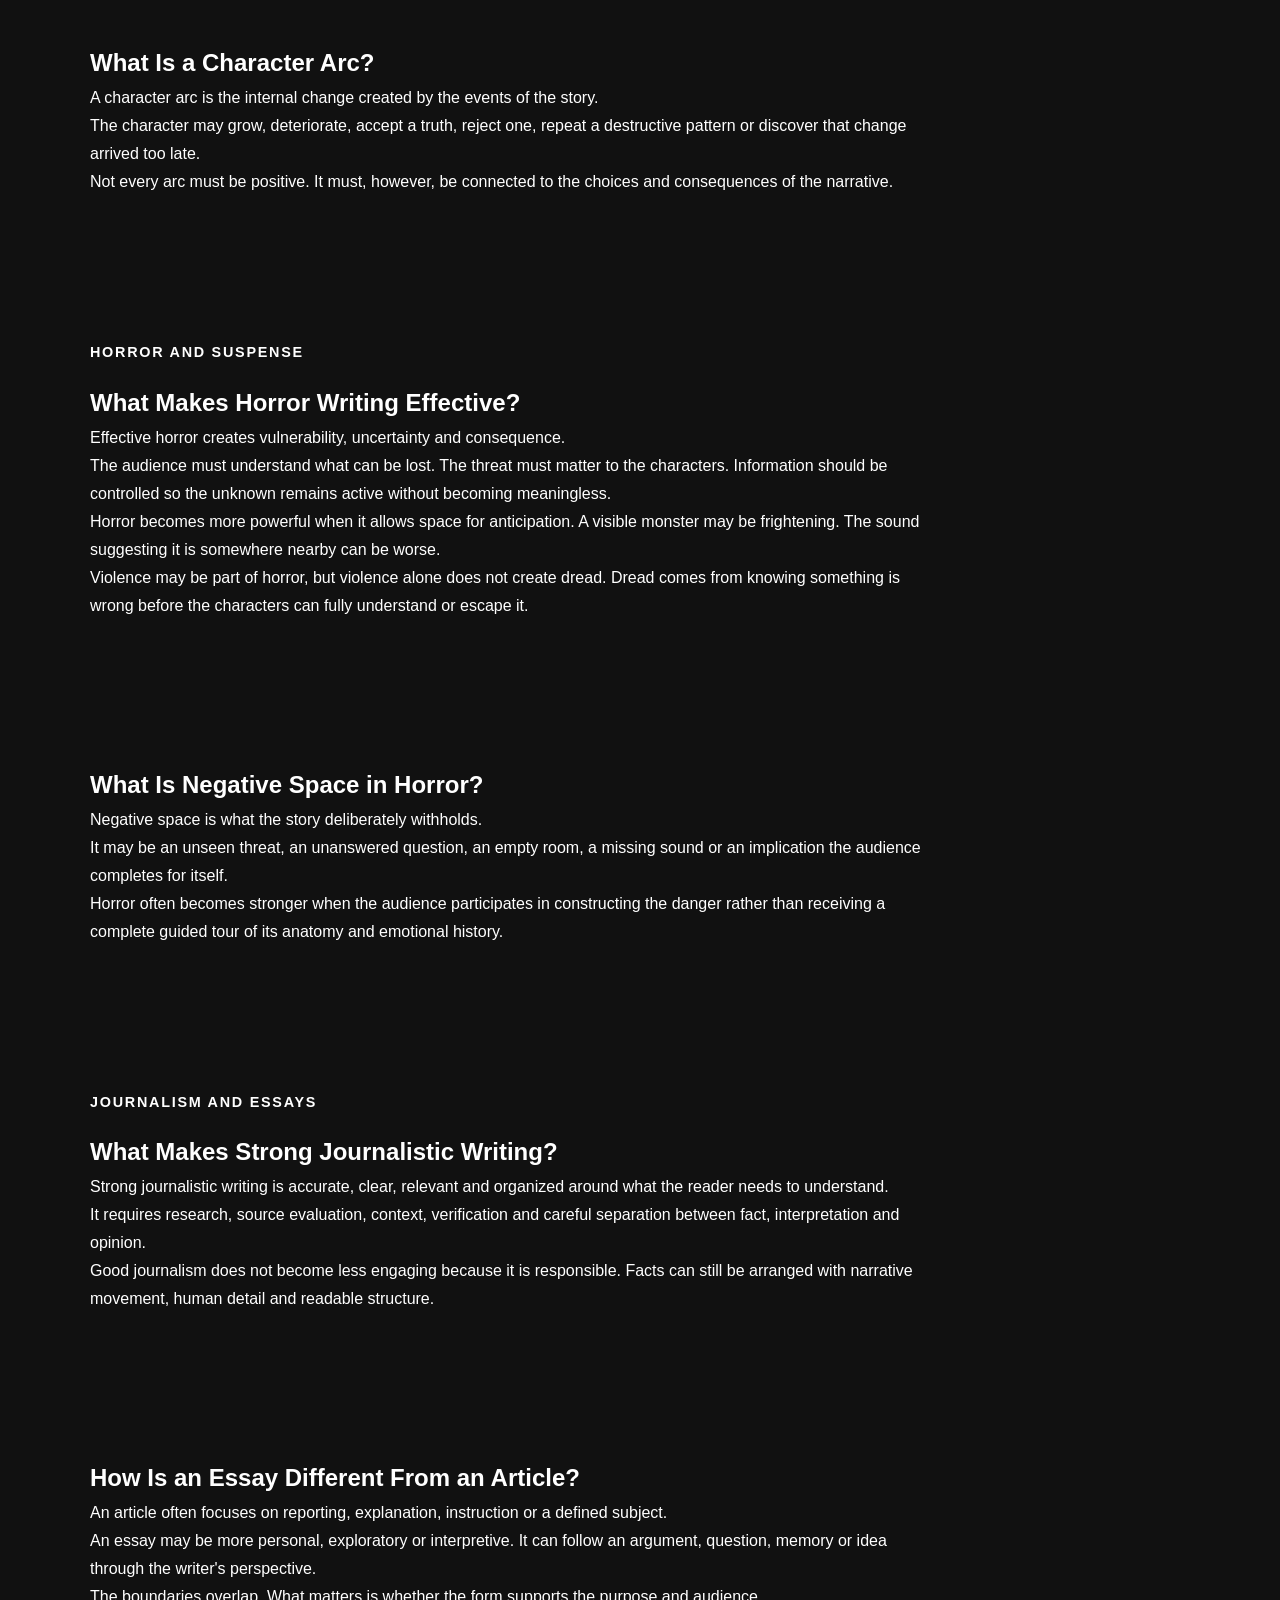
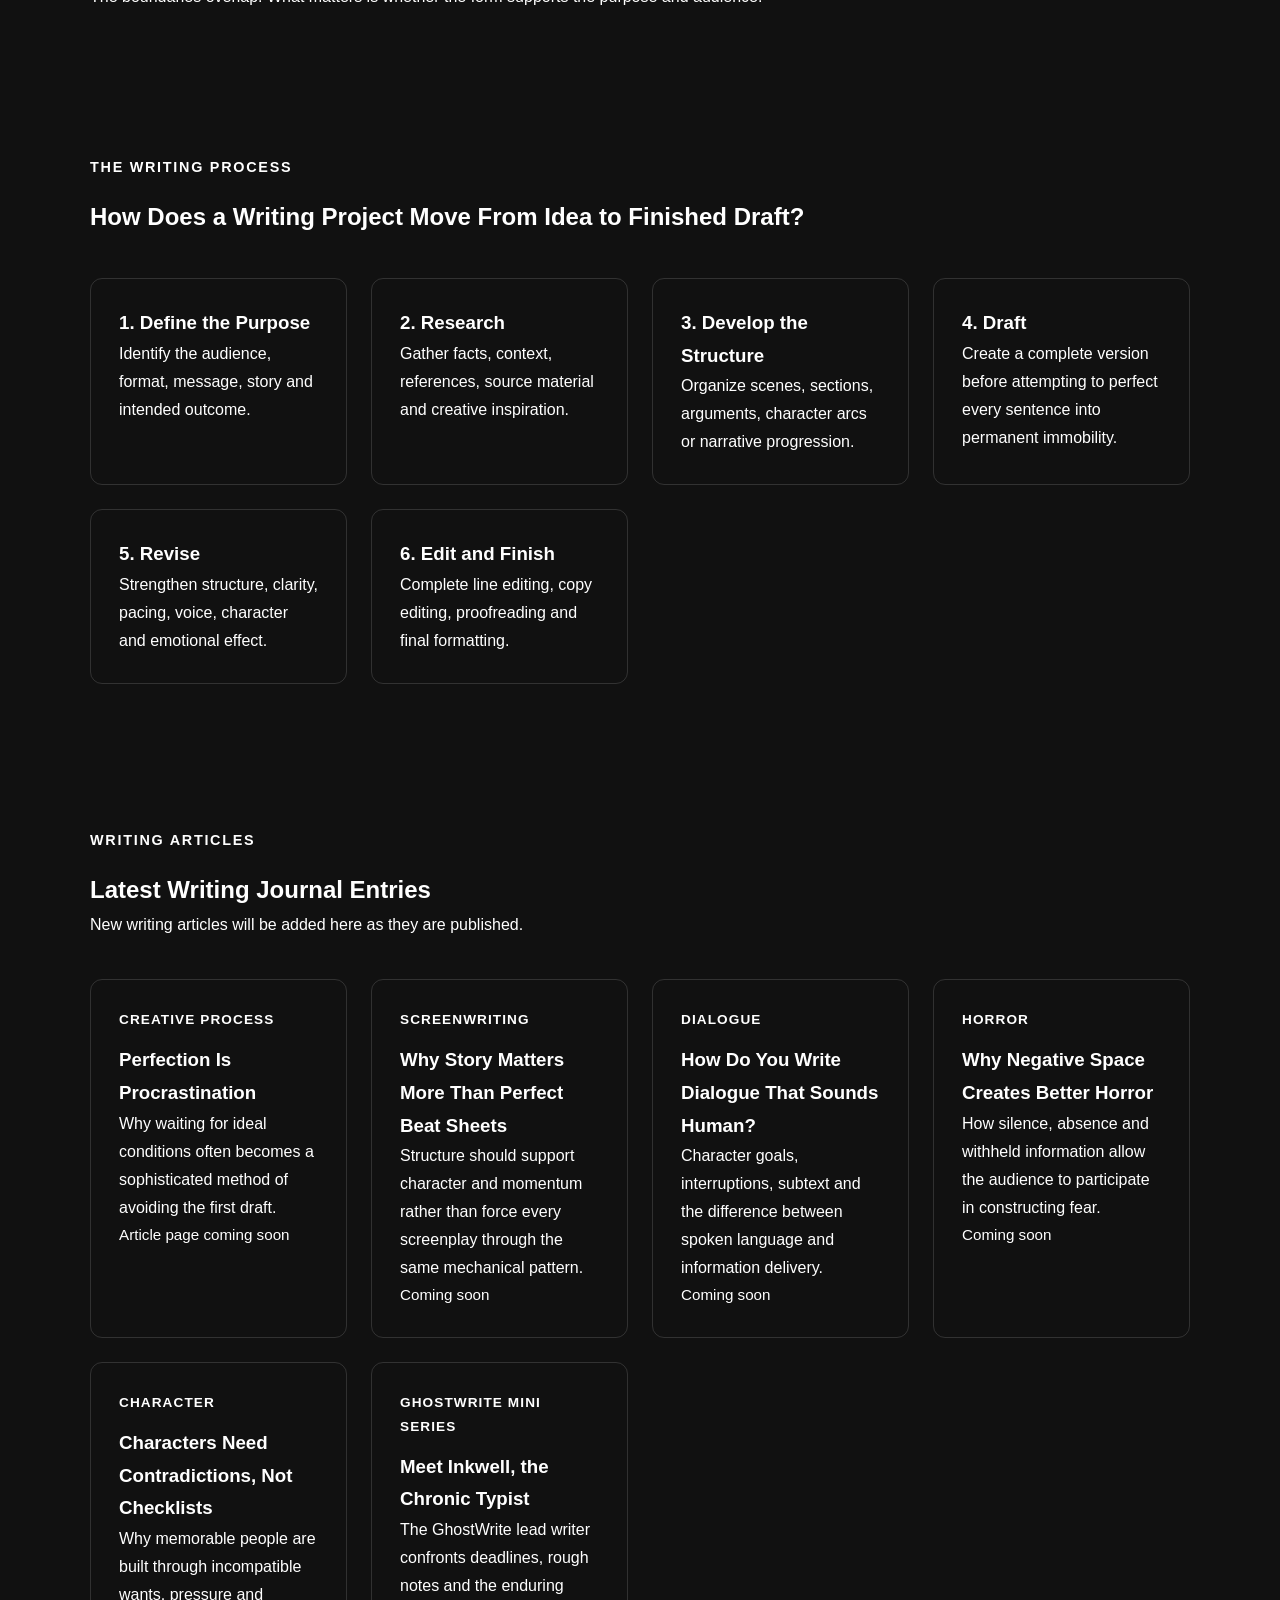
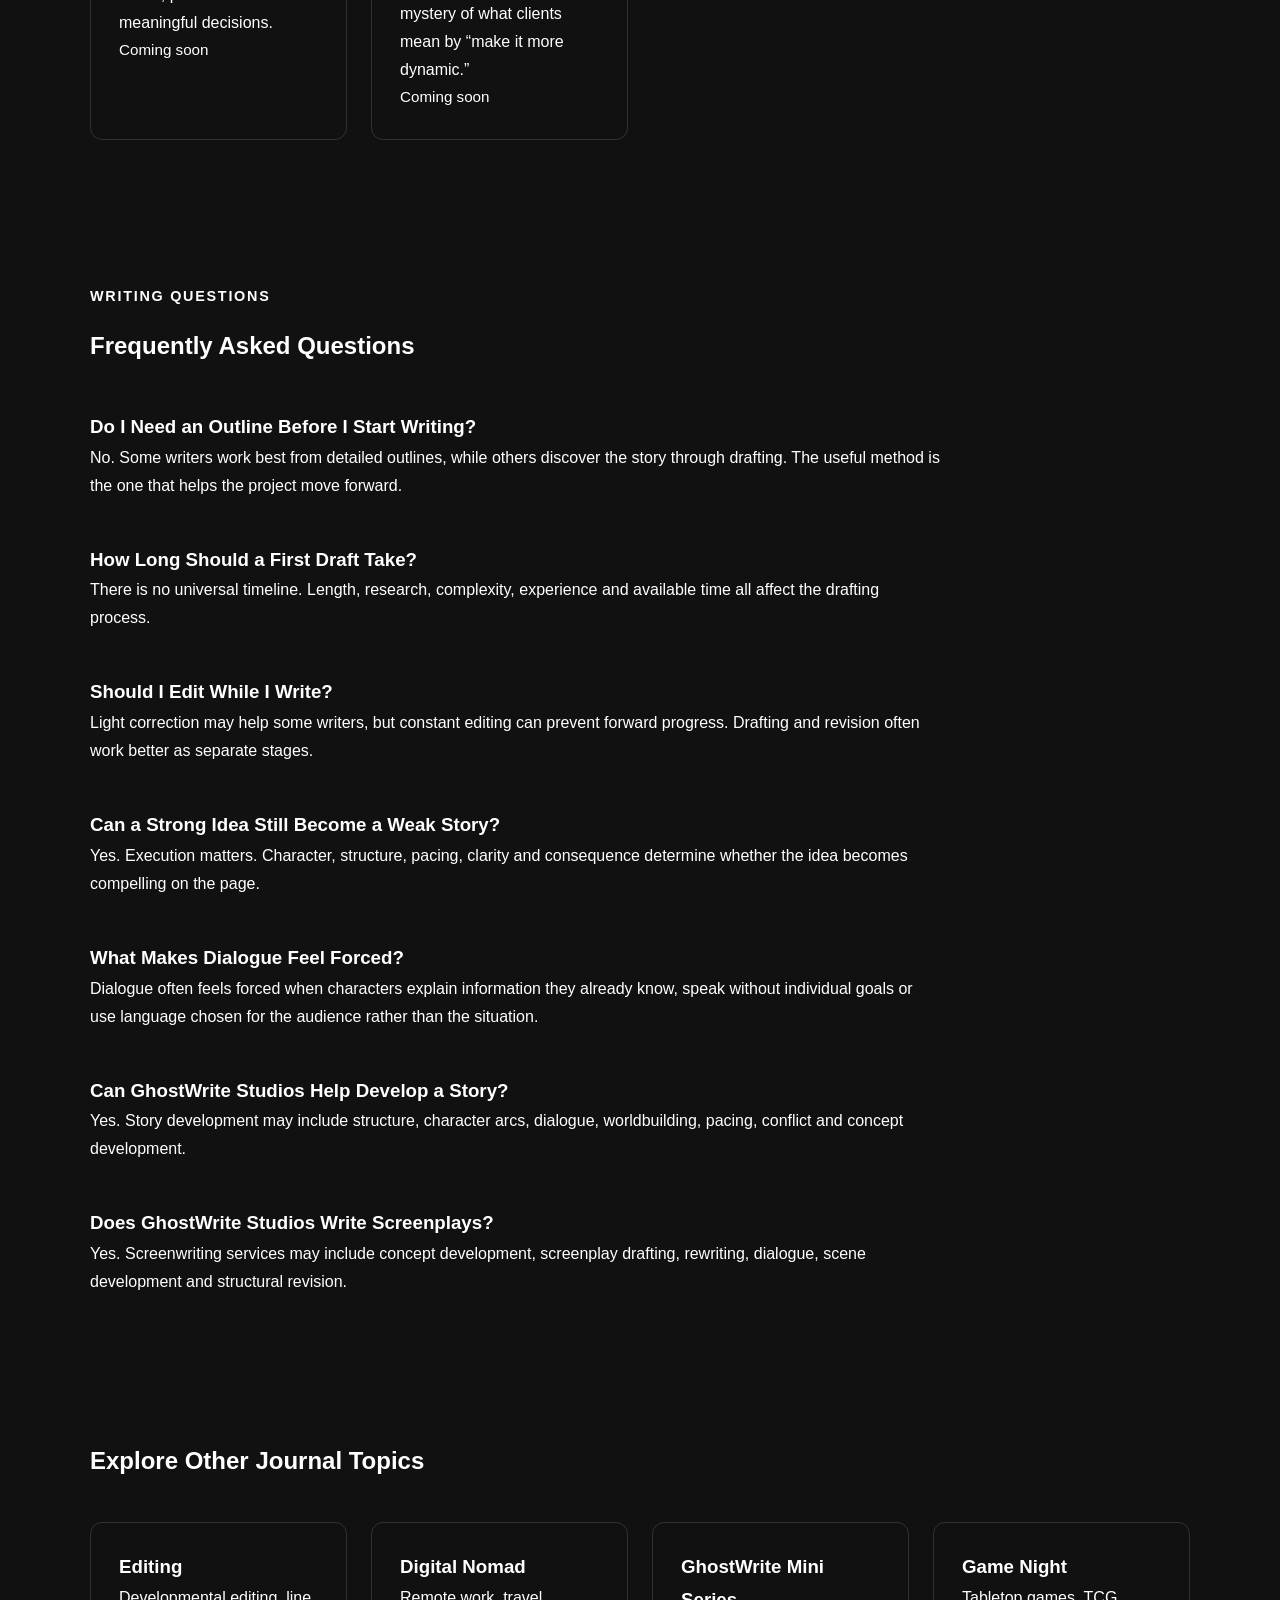
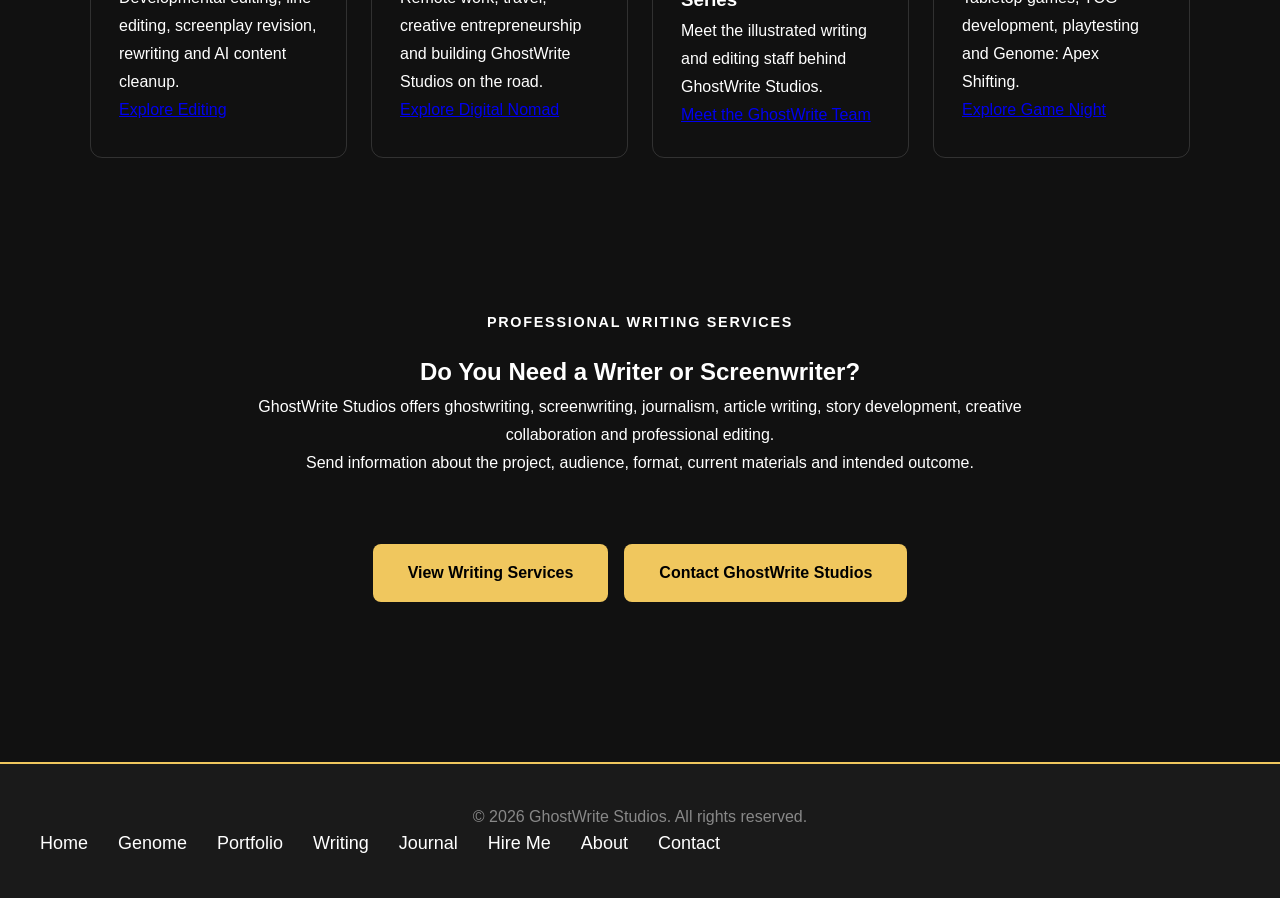
<file: pages/journal/writing.html>
<!DOCTYPE html>
<html lang="en">

<head>
    <meta charset="UTF-8">

    <meta
        name="viewport"
        content="width=device-width, initial-scale=1.0"
    >

    <title>
        Writing, Screenwriting and Storytelling Articles | GhostWrite Studios
    </title>

    <meta
        name="description"
        content="Read GhostWrite Studios articles about writing, screenwriting, fiction, journalism, dialogue, story structure, character development, horror, creativity and the professional writing process."
    >

    <meta
        name="keywords"
        content="writing articles, screenwriting advice, storytelling articles, fiction writing, journalism writing, dialogue writing, story structure, character development, horror writing, creative writing process, screenplay writing, professional writer, GhostWrite Studios, Rory Kelly"
    >

    <meta name="author" content="Rory Kelly">

    <meta name="robots" content="index, follow">

    <link
        rel="canonical"
        href="https://ghostwritestudios.com/pages/journal/writing.html"
    >

    <link
        rel="stylesheet"
        href="../../styles.css"
    >

    <meta
        property="og:type"
        content="website"
    >

    <meta
        property="og:site_name"
        content="GhostWrite Studios"
    >

    <meta
        property="og:title"
        content="Writing, Screenwriting and Storytelling Articles"
    >

    <meta
        property="og:description"
        content="Articles about screenwriting, fiction, journalism, dialogue, story structure, character development and creative craft."
    >

    <meta
        property="og:url"
        content="https://ghostwritestudios.com/pages/journal/writing.html"
    >

    <meta
        property="og:image"
        content="https://ghostwritestudios.com/ghostwrite-inkwell.png"
    >

    <meta
        property="og:image:alt"
        content="Inkwell, the GhostWrite Studios lead writer"
    >

    <meta
        name="twitter:card"
        content="summary_large_image"
    >

    <meta
        name="twitter:title"
        content="Writing and Screenwriting Articles"
    >

    <meta
        name="twitter:description"
        content="Screenwriting, fiction, journalism, dialogue, story structure and creative writing advice."
    >

    <meta
        name="twitter:image"
        content="https://ghostwritestudios.com/ghostwrite-inkwell.png"
    >

    <style>
        .writing-category-page {
            line-height: 1.75;
        }

        .writing-category-page section {
            width: min(1100px, calc(100% - 2rem));
            margin: 0 auto;
            padding: 4.5rem 0;
        }

        .writing-category-page .writing-hero {
            padding-top: 5.5rem;
            padding-bottom: 5rem;
            text-align: center;
        }

        .writing-category-page .writing-hero p {
            max-width: 820px;
            margin-right: auto;
            margin-left: auto;
        }

        .writing-category-page .eyebrow {
            margin-bottom: 1rem;
            font-size: 0.9rem;
            font-weight: 700;
            letter-spacing: 0.12em;
            text-transform: uppercase;
        }

        .writing-category-page .hero-actions,
        .writing-category-page .button-row {
            display: flex;
            flex-wrap: wrap;
            gap: 1rem;
            margin-top: 2rem;
        }

        .writing-category-page .hero-actions {
            justify-content: center;
        }

        .writing-category-page .topic-grid,
        .writing-category-page .article-grid,
        .writing-category-page .related-grid,
        .writing-category-page .process-grid {
            display: grid;
            grid-template-columns: repeat(
                auto-fit,
                minmax(250px, 1fr)
            );
            gap: 1.5rem;
            margin-top: 2.5rem;
        }

        .writing-category-page .topic-card,
        .writing-category-page .article-card,
        .writing-category-page .related-card,
        .writing-category-page .process-card {
            padding: 1.75rem;
            border: 1px solid rgba(127, 127, 127, 0.3);
            border-radius: 0.75rem;
        }

        .writing-category-page .topic-card h3,
        .writing-category-page .article-card h3,
        .writing-category-page .related-card h3,
        .writing-category-page .process-card h3 {
            margin-top: 0;
        }

        .writing-category-page .section-intro,
        .writing-category-page .question-section p,
        .writing-category-page .faq-item p {
            max-width: 850px;
        }

        .writing-category-page .article-category {
            margin-bottom: 0.75rem;
            font-size: 0.85rem;
            font-weight: 700;
            letter-spacing: 0.08em;
            text-transform: uppercase;
        }

        .writing-category-page .article-meta {
            font-size: 0.95rem;
        }

        .writing-category-page .quote-block {
            max-width: 800px;
            margin: 2.5rem 0;
            padding: 1.5rem 1.75rem;
            border-left: 4px solid currentColor;
            font-size: 1.1rem;
        }

        .writing-category-page .faq-item {
            margin-top: 2.75rem;
        }

        .writing-category-page .closing-cta {
            padding-top: 5rem;
            padding-bottom: 5rem;
            text-align: center;
        }

        .writing-category-page .closing-cta p {
            max-width: 780px;
            margin-right: auto;
            margin-left: auto;
        }

        @media (max-width: 700px) {
            .writing-category-page section {
                padding-top: 3.25rem;
                padding-bottom: 3.25rem;
            }

            .writing-category-page .writing-hero {
                padding-top: 4rem;
                padding-bottom: 4rem;
            }

            .writing-category-page .hero-actions,
            .writing-category-page .button-row {
                flex-direction: column;
            }

            .writing-category-page .button {
                text-align: center;
            }
        }
    </style>

    <!-- Google tag (gtag.js) -->
    <script
        async
        src="https://www.googletagmanager.com/gtag/js?id=G-5FK2X831EN"
    ></script>

    <script>
        window.dataLayer = window.dataLayer || [];

        function gtag() {
            window.dataLayer.push(arguments);
        }

        gtag("js", new Date());
        gtag("config", "G-5FK2X831EN");
    </script>

    <script type="application/ld+json">
    {
        "@context": "https://schema.org",
        "@type": "CollectionPage",
        "name": "Writing, Screenwriting and Storytelling Articles",
        "url": "https://ghostwritestudios.com/pages/journal/writing.html",
        "description": "Articles from GhostWrite Studios about writing, screenwriting, fiction, journalism, dialogue, story structure, character development and creative craft.",
        "isPartOf": {
            "@type": "Blog",
            "name": "GhostWrite Studios Journal",
            "url": "https://ghostwritestudios.com/pages/journal.html"
        },
        "author": {
            "@type": "Person",
            "name": "Rory Kelly"
        },
        "about": [
            "Screenwriting",
            "Fiction Writing",
            "Journalism",
            "Dialogue",
            "Story Structure",
            "Character Development",
            "Horror Writing",
            "Creative Writing",
            "Professional Writing"
        ]
    }
    </script>

    <script type="application/ld+json">
    {
        "@context": "https://schema.org",
        "@type": "FAQPage",
        "mainEntity": [
            {
                "@type": "Question",
                "name": "What is the writing section of the GhostWrite Studios Journal?",
                "acceptedAnswer": {
                    "@type": "Answer",
                    "text": "The Writing section contains articles about screenwriting, fiction, journalism, dialogue, story structure, character development, horror, creativity and professional writing."
                }
            },
            {
                "@type": "Question",
                "name": "How is screenwriting different from fiction writing?",
                "acceptedAnswer": {
                    "@type": "Answer",
                    "text": "Screenwriting is written for visual production and depends on scenes, action, dialogue, pacing and what can be shown on screen. Fiction can explore narration, internal thought and prose more freely."
                }
            },
            {
                "@type": "Question",
                "name": "How do you write believable dialogue?",
                "acceptedAnswer": {
                    "@type": "Answer",
                    "text": "Believable dialogue reflects character goals, relationships, conflict, vocabulary and what remains unsaid rather than simply transferring information."
                }
            },
            {
                "@type": "Question",
                "name": "What makes a strong story structure?",
                "acceptedAnswer": {
                    "@type": "Answer",
                    "text": "Strong story structure connects character goals, conflict, escalating consequences, turning points and emotional change into a coherent progression."
                }
            },
            {
                "@type": "Question",
                "name": "How do you create memorable characters?",
                "acceptedAnswer": {
                    "@type": "Answer",
                    "text": "Memorable characters have clear desires, flaws, contradictions, relationships, distinct voices and meaningful choices that affect the story."
                }
            },
            {
                "@type": "Question",
                "name": "What makes horror writing effective?",
                "acceptedAnswer": {
                    "@type": "Answer",
                    "text": "Effective horror uses uncertainty, vulnerability, atmosphere, consequence, character investment and controlled revelation rather than relying only on violence or surprise."
                }
            }
        ]
    }
    </script>

    <script type="application/ld+json">
    {
        "@context": "https://schema.org",
        "@type": "BreadcrumbList",
        "itemListElement": [
            {
                "@type": "ListItem",
                "position": 1,
                "name": "Home",
                "item": "https://ghostwritestudios.com/"
            },
            {
                "@type": "ListItem",
                "position": 2,
                "name": "Journal",
                "item": "https://ghostwritestudios.com/pages/journal.html"
            },
            {
                "@type": "ListItem",
                "position": 3,
                "name": "Writing",
                "item": "https://ghostwritestudios.com/pages/journal/writing.html"
            }
        ]
    }
    </script>
</head>

<body>

<header>

    <a
        href="../../index.html"
        aria-label="GhostWrite Studios home"
    >
        <img
            class="logo"
            src="../../GhostwriteStudios.png"
            alt="GhostWrite Studios logo"
        >
    </a>

    <nav aria-label="Main navigation">
        <a href="../../index.html">Home</a>
        <a href="../genome.html">Genome</a>
        <a href="../portfolio.html">Portfolio</a>
        <a href="../writing.html">Writing</a>
        <a href="../journal.html">Journal</a>
        <a href="../hireme.html">Hire Me</a>
        <a href="../about.html">About</a>
        <a href="../contact.html">Contact</a>
    </nav>

</header>

<main class="writing-category-page">

    <section class="writing-hero">

        <p class="eyebrow">
            GhostWrite Studios Journal
        </p>

        <h1>
            Writing, Screenwriting and Storytelling Articles
        </h1>

        <p>
            The Writing section explores screenwriting, fiction, journalism,
            dialogue, story structure, character development, horror, comedy
            and the practical process of turning ideas into finished work.
        </p>

        <p>
            Writing advice should do more than announce that stories need
            characters and beginnings. Humanity has endured enough guidance
            written at the intellectual level of a cereal box.
        </p>

        <div class="hero-actions">

            <a
                href="#writing-topics"
                class="button"
            >
                Explore Writing Topics
            </a>

            <a
                href="../hireme.html"
                class="button button-secondary"
            >
                View Writing Services
            </a>

        </div>

    </section>

    <section class="question-section">

        <h2>
            What Is the Writing Section of the Journal?
        </h2>

        <p>
            The Writing section is a collection of articles about how stories,
            scripts, essays and professional content are developed.
        </p>

        <p>
            Topics include screenwriting, fiction, journalism, dialogue,
            character arcs, pacing, structure, horror, comedy, voice and the
            creative decisions that determine whether a piece feels alive or
            merely assembled.
        </p>

        <p>
            Some articles focus on craft. Others examine the professional
            realities of writing, including revision, audience, collaboration,
            technology and finishing work under imperfect conditions.
        </p>

    </section>

    <section id="writing-topics">

        <p class="eyebrow">
            Writing Topics
        </p>

        <h2>
            What Kind of Writing Does GhostWrite Studios Cover?
        </h2>

        <p class="section-intro">
            The Writing Journal covers multiple forms of narrative and
            professional communication.
        </p>

        <div class="topic-grid">

            <article class="topic-card">

                <h3>
                    Screenwriting
                </h3>

                <p>
                    Scene construction, visual storytelling, screenplay
                    structure, dialogue, pacing and film concepts.
                </p>

            </article>

            <article class="topic-card">

                <h3>
                    Fiction
                </h3>

                <p>
                    Short stories, serialized fiction, prose, worldbuilding,
                    point of view and narrative voice.
                </p>

            </article>

            <article class="topic-card">

                <h3>
                    Journalism
                </h3>

                <p>
                    Interviews, profiles, features, research, commentary,
                    accuracy and clear public-facing writing.
                </p>

            </article>

            <article class="topic-card">

                <h3>
                    Dialogue
                </h3>

                <p>
                    Character voice, conflict, subtext, rhythm and dialogue
                    that sounds spoken rather than delivered by brochure.
                </p>

            </article>

            <article class="topic-card">

                <h3>
                    Story Structure
                </h3>

                <p>
                    Plot, turning points, escalation, pacing, conflict and
                    emotional progression.
                </p>

            </article>

            <article class="topic-card">

                <h3>
                    Character Development
                </h3>

                <p>
                    Motivation, flaws, relationships, contradictions, choices
                    and meaningful change.
                </p>

            </article>

            <article class="topic-card">

                <h3>
                    Horror Writing
                </h3>

                <p>
                    Dread, uncertainty, atmosphere, negative space, consequence
                    and controlled revelation.
                </p>

            </article>

            <article class="topic-card">

                <h3>
                    Creative Process
                </h3>

                <p>
                    Research, outlining, drafting, revision, collaboration and
                    finishing the work.
                </p>

            </article>

        </div>

    </section>

    <section class="question-section">

        <p class="eyebrow">
            Writing for Film
        </p>

        <h2>
            What Is Screenwriting?
        </h2>

        <p>
            Screenwriting is the process of creating stories for film,
            television, streaming, short films and other visual media.
        </p>

        <p>
            A screenplay communicates through scenes, action, dialogue,
            setting, behavior and visual information. It must tell a complete
            story while also functioning as a practical document for actors,
            directors and production teams.
        </p>

        <p>
            Screenwriting requires attention to structure, pacing, character
            arcs, scene purpose and what can be shown instead of explained.
        </p>

        <p>
            A screenplay is not a novel wearing narrower margins. The camera
            cannot photograph a character's beautifully phrased internal
            dissertation unless somebody makes the grave mistake of turning
            it into voice-over.
        </p>

    </section>

    <section class="question-section">

        <h2>
            How Is Screenwriting Different From Fiction Writing?
        </h2>

        <p>
            Screenwriting is designed for visual production. Fiction is
            designed to be experienced directly through prose.
        </p>

        <div class="process-grid">

            <article class="process-card">

                <h3>
                    Screenwriting Uses
                </h3>

                <p>
                    Scenes, action, dialogue, visual behavior, production
                    format and limited page space.
                </p>

            </article>

            <article class="process-card">

                <h3>
                    Fiction Uses
                </h3>

                <p>
                    Narration, internal thought, descriptive prose, flexible
                    pacing and direct access to a character's perspective.
                </p>

            </article>

        </div>

        <p>
            Both forms rely on character, conflict, stakes, structure and
            emotional movement. They simply deliver those elements through
            different tools.
        </p>

    </section>

    <section class="question-section">

        <p class="eyebrow">
            Character Voice
        </p>

        <h2>
            How Do You Write Believable Dialogue?
        </h2>

        <p>
            Believable dialogue begins with character.
        </p>

        <p>
            Different people should want different things, notice different
            details, choose different words and avoid different truths.
        </p>

        <p>
            Good dialogue is rarely a perfect exchange of information. People
            interrupt, evade, misunderstand, perform, exaggerate and say one
            thing while trying to accomplish another.
        </p>

        <p>
            Dialogue becomes stronger when each line reflects the speaker's
            personality, relationship, emotional state and immediate goal.
        </p>

        <div class="quote-block">
            Dialogue should reveal character while changing the situation.
            Otherwise it is merely two mouths completing administrative work.
        </div>

    </section>

    <section class="question-section">

        <h2>
            What Is Subtext in Dialogue?
        </h2>

        <p>
            Subtext is the meaning beneath the literal words.
        </p>

        <p>
            A character may say they are fine while attempting to end a
            conversation. They may ask an innocent question while searching for
            proof. They may make a joke because the truth would be too
            vulnerable to state directly.
        </p>

        <p>
            Subtext makes dialogue feel human because people rarely explain
            every motive, fear and resentment with the convenience of a user
            manual.
        </p>

    </section>

    <section class="question-section">

        <p class="eyebrow">
            Narrative Structure
        </p>

        <h2>
            What Makes a Strong Story Structure?
        </h2>

        <p>
            Strong story structure connects a character's goals, choices,
            obstacles and consequences into a coherent progression.
        </p>

        <p>
            The story should change as it moves. Conflict should escalate.
            Information should alter what the audience understands. Choices
            should create consequences. Characters should be forced into
            decisions they could avoid earlier.
        </p>

        <p>
            Structure is not simply placing familiar beats at approved page
            numbers. It is the design that makes events feel connected,
            necessary and increasingly difficult to escape.
        </p>

    </section>

    <section class="question-section">

        <h2>
            What Is the Difference Between Plot and Story?
        </h2>

        <p>
            Plot is the sequence of events.
        </p>

        <p>
            Story is the meaning created by those events, including the
            character's emotional experience, choices and change.
        </p>

        <p>
            A plot may describe what happened. A story explains why the
            audience should care that it happened to this person in this way.
        </p>

    </section>

    <section class="question-section">

        <p class="eyebrow">
            Character Development
        </p>

        <h2>
            How Do You Create Memorable Characters?
        </h2>

        <p>
            Memorable characters need more than names, appearances and a
            preferred beverage.
        </p>

        <p>
            They need desires, fears, flaws, contradictions, relationships,
            habits and choices that affect the story.
        </p>

        <p>
            A strong character may want two incompatible things. They may
            understand the problem while remaining unable to change. They may
            appear confident in one environment and helpless in another.
        </p>

        <p>
            Character is revealed through pressure. What someone chooses when
            every available option has a cost tells the audience more than
            three paragraphs describing their childhood.
        </p>

    </section>

    <section class="question-section">

        <h2>
            What Is a Character Arc?
        </h2>

        <p>
            A character arc is the internal change created by the events of
            the story.
        </p>

        <p>
            The character may grow, deteriorate, accept a truth, reject one,
            repeat a destructive pattern or discover that change arrived too
            late.
        </p>

        <p>
            Not every arc must be positive. It must, however, be connected to
            the choices and consequences of the narrative.
        </p>

    </section>

    <section class="question-section">

        <p class="eyebrow">
            Horror and Suspense
        </p>

        <h2>
            What Makes Horror Writing Effective?
        </h2>

        <p>
            Effective horror creates vulnerability, uncertainty and
            consequence.
        </p>

        <p>
            The audience must understand what can be lost. The threat must
            matter to the characters. Information should be controlled so the
            unknown remains active without becoming meaningless.
        </p>

        <p>
            Horror becomes more powerful when it allows space for anticipation.
            A visible monster may be frightening. The sound suggesting it is
            somewhere nearby can be worse.
        </p>

        <p>
            Violence may be part of horror, but violence alone does not create
            dread. Dread comes from knowing something is wrong before the
            characters can fully understand or escape it.
        </p>

    </section>

    <section class="question-section">

        <h2>
            What Is Negative Space in Horror?
        </h2>

        <p>
            Negative space is what the story deliberately withholds.
        </p>

        <p>
            It may be an unseen threat, an unanswered question, an empty room,
            a missing sound or an implication the audience completes for
            itself.
        </p>

        <p>
            Horror often becomes stronger when the audience participates in
            constructing the danger rather than receiving a complete guided
            tour of its anatomy and emotional history.
        </p>

    </section>

    <section class="question-section">

        <p class="eyebrow">
            Journalism and Essays
        </p>

        <h2>
            What Makes Strong Journalistic Writing?
        </h2>

        <p>
            Strong journalistic writing is accurate, clear, relevant and
            organized around what the reader needs to understand.
        </p>

        <p>
            It requires research, source evaluation, context, verification and
            careful separation between fact, interpretation and opinion.
        </p>

        <p>
            Good journalism does not become less engaging because it is
            responsible. Facts can still be arranged with narrative movement,
            human detail and readable structure.
        </p>

    </section>

    <section class="question-section">

        <h2>
            How Is an Essay Different From an Article?
        </h2>

        <p>
            An article often focuses on reporting, explanation, instruction or
            a defined subject.
        </p>

        <p>
            An essay may be more personal, exploratory or interpretive. It can
            follow an argument, question, memory or idea through the writer's
            perspective.
        </p>

        <p>
            The boundaries overlap. What matters is whether the form supports
            the purpose and audience.
        </p>

    </section>

    <section>

        <p class="eyebrow">
            The Writing Process
        </p>

        <h2>
            How Does a Writing Project Move From Idea to Finished Draft?
        </h2>

        <div class="process-grid">

            <article class="process-card">

                <h3>
                    1. Define the Purpose
                </h3>

                <p>
                    Identify the audience, format, message, story and intended
                    outcome.
                </p>

            </article>

            <article class="process-card">

                <h3>
                    2. Research
                </h3>

                <p>
                    Gather facts, context, references, source material and
                    creative inspiration.
                </p>

            </article>

            <article class="process-card">

                <h3>
                    3. Develop the Structure
                </h3>

                <p>
                    Organize scenes, sections, arguments, character arcs or
                    narrative progression.
                </p>

            </article>

            <article class="process-card">

                <h3>
                    4. Draft
                </h3>

                <p>
                    Create a complete version before attempting to perfect
                    every sentence into permanent immobility.
                </p>

            </article>

            <article class="process-card">

                <h3>
                    5. Revise
                </h3>

                <p>
                    Strengthen structure, clarity, pacing, voice, character and
                    emotional effect.
                </p>

            </article>

            <article class="process-card">

                <h3>
                    6. Edit and Finish
                </h3>

                <p>
                    Complete line editing, copy editing, proofreading and final
                    formatting.
                </p>

            </article>

        </div>

    </section>

    <section>

        <p class="eyebrow">
            Writing Articles
        </p>

        <h2>
            Latest Writing Journal Entries
        </h2>

        <p class="section-intro">
            New writing articles will be added here as they are published.
        </p>

        <div class="article-grid">

            <article class="article-card">

                <p class="article-category">
                    Creative Process
                </p>

                <h3>
                    Perfection Is Procrastination
                </h3>

                <p>
                    Why waiting for ideal conditions often becomes a
                    sophisticated method of avoiding the first draft.
                </p>

                <p class="article-meta">
                    Article page coming soon
                </p>

            </article>

            <article class="article-card">

                <p class="article-category">
                    Screenwriting
                </p>

                <h3>
                    Why Story Matters More Than Perfect Beat Sheets
                </h3>

                <p>
                    Structure should support character and momentum rather than
                    force every screenplay through the same mechanical pattern.
                </p>

                <p class="article-meta">
                    Coming soon
                </p>

            </article>

            <article class="article-card">

                <p class="article-category">
                    Dialogue
                </p>

                <h3>
                    How Do You Write Dialogue That Sounds Human?
                </h3>

                <p>
                    Character goals, interruptions, subtext and the difference
                    between spoken language and information delivery.
                </p>

                <p class="article-meta">
                    Coming soon
                </p>

            </article>

            <article class="article-card">

                <p class="article-category">
                    Horror
                </p>

                <h3>
                    Why Negative Space Creates Better Horror
                </h3>

                <p>
                    How silence, absence and withheld information allow the
                    audience to participate in constructing fear.
                </p>

                <p class="article-meta">
                    Coming soon
                </p>

            </article>

            <article class="article-card">

                <p class="article-category">
                    Character
                </p>

                <h3>
                    Characters Need Contradictions, Not Checklists
                </h3>

                <p>
                    Why memorable people are built through incompatible wants,
                    pressure and meaningful decisions.
                </p>

                <p class="article-meta">
                    Coming soon
                </p>

            </article>

            <article class="article-card">

                <p class="article-category">
                    GhostWrite Mini Series
                </p>

                <h3>
                    Meet Inkwell, the Chronic Typist
                </h3>

                <p>
                    The GhostWrite lead writer confronts deadlines, rough notes
                    and the enduring mystery of what clients mean by “make it
                    more dynamic.”
                </p>

                <p class="article-meta">
                    Coming soon
                </p>

            </article>

        </div>

    </section>

    <section>

        <p class="eyebrow">
            Writing Questions
        </p>

        <h2>
            Frequently Asked Questions
        </h2>

        <article class="faq-item">

            <h3>
                Do I Need an Outline Before I Start Writing?
            </h3>

            <p>
                No. Some writers work best from detailed outlines, while others
                discover the story through drafting. The useful method is the
                one that helps the project move forward.
            </p>

        </article>

        <article class="faq-item">

            <h3>
                How Long Should a First Draft Take?
            </h3>

            <p>
                There is no universal timeline. Length, research, complexity,
                experience and available time all affect the drafting process.
            </p>

        </article>

        <article class="faq-item">

            <h3>
                Should I Edit While I Write?
            </h3>

            <p>
                Light correction may help some writers, but constant editing
                can prevent forward progress. Drafting and revision often work
                better as separate stages.
            </p>

        </article>

        <article class="faq-item">

            <h3>
                Can a Strong Idea Still Become a Weak Story?
            </h3>

            <p>
                Yes. Execution matters. Character, structure, pacing, clarity
                and consequence determine whether the idea becomes compelling
                on the page.
            </p>

        </article>

        <article class="faq-item">

            <h3>
                What Makes Dialogue Feel Forced?
            </h3>

            <p>
                Dialogue often feels forced when characters explain information
                they already know, speak without individual goals or use
                language chosen for the audience rather than the situation.
            </p>

        </article>

        <article class="faq-item">

            <h3>
                Can GhostWrite Studios Help Develop a Story?
            </h3>

            <p>
                Yes. Story development may include structure, character arcs,
                dialogue, worldbuilding, pacing, conflict and concept
                development.
            </p>

        </article>

        <article class="faq-item">

            <h3>
                Does GhostWrite Studios Write Screenplays?
            </h3>

            <p>
                Yes. Screenwriting services may include concept development,
                screenplay drafting, rewriting, dialogue, scene development
                and structural revision.
            </p>

        </article>

    </section>

    <section>

        <h2>
            Explore Other Journal Topics
        </h2>

        <div class="related-grid">

            <article class="related-card">

                <h3>
                    Editing
                </h3>

                <p>
                    Developmental editing, line editing, screenplay revision,
                    rewriting and AI content cleanup.
                </p>

                <a href="editing.html">
                    Explore Editing
                </a>

            </article>

            <article class="related-card">

                <h3>
                    Digital Nomad
                </h3>

                <p>
                    Remote work, travel, creative entrepreneurship and building
                    GhostWrite Studios on the road.
                </p>

                <a href="digital-nomad.html">
                    Explore Digital Nomad
                </a>

            </article>

            <article class="related-card">

                <h3>
                    GhostWrite Mini Series
                </h3>

                <p>
                    Meet the illustrated writing and editing staff behind
                    GhostWrite Studios.
                </p>

                <a href="ghostwrite-mini-series.html">
                    Meet the GhostWrite Team
                </a>

            </article>

            <article class="related-card">

                <h3>
                    Game Night
                </h3>

                <p>
                    Tabletop games, TCG development, playtesting and Genome:
                    Apex Shifting.
                </p>

                <a href="game-night.html">
                    Explore Game Night
                </a>

            </article>

        </div>

    </section>

    <section class="closing-cta">

        <p class="eyebrow">
            Professional Writing Services
        </p>

        <h2>
            Do You Need a Writer or Screenwriter?
        </h2>

        <p>
            GhostWrite Studios offers ghostwriting, screenwriting, journalism,
            article writing, story development, creative collaboration and
            professional editing.
        </p>

        <p>
            Send information about the project, audience, format, current
            materials and intended outcome.
        </p>

        <div class="hero-actions">

            <a
                href="../hireme.html"
                class="button"
            >
                View Writing Services
            </a>

            <a
                href="../contact.html"
                class="button button-secondary"
            >
                Contact GhostWrite Studios
            </a>

        </div>

    </section>

</main>

<footer>

    <p>
        &copy; 2026 GhostWrite Studios. All rights reserved.
    </p>

    <nav aria-label="Footer navigation">
        <a href="../../index.html">Home</a>
        <a href="../genome.html">Genome</a>
        <a href="../portfolio.html">Portfolio</a>
        <a href="../writing.html">Writing</a>
        <a href="../journal.html">Journal</a>
        <a href="../hireme.html">Hire Me</a>
        <a href="../about.html">About</a>
        <a href="../contact.html">Contact</a>
    </nav>

</footer>

</body>

</html>
</file>
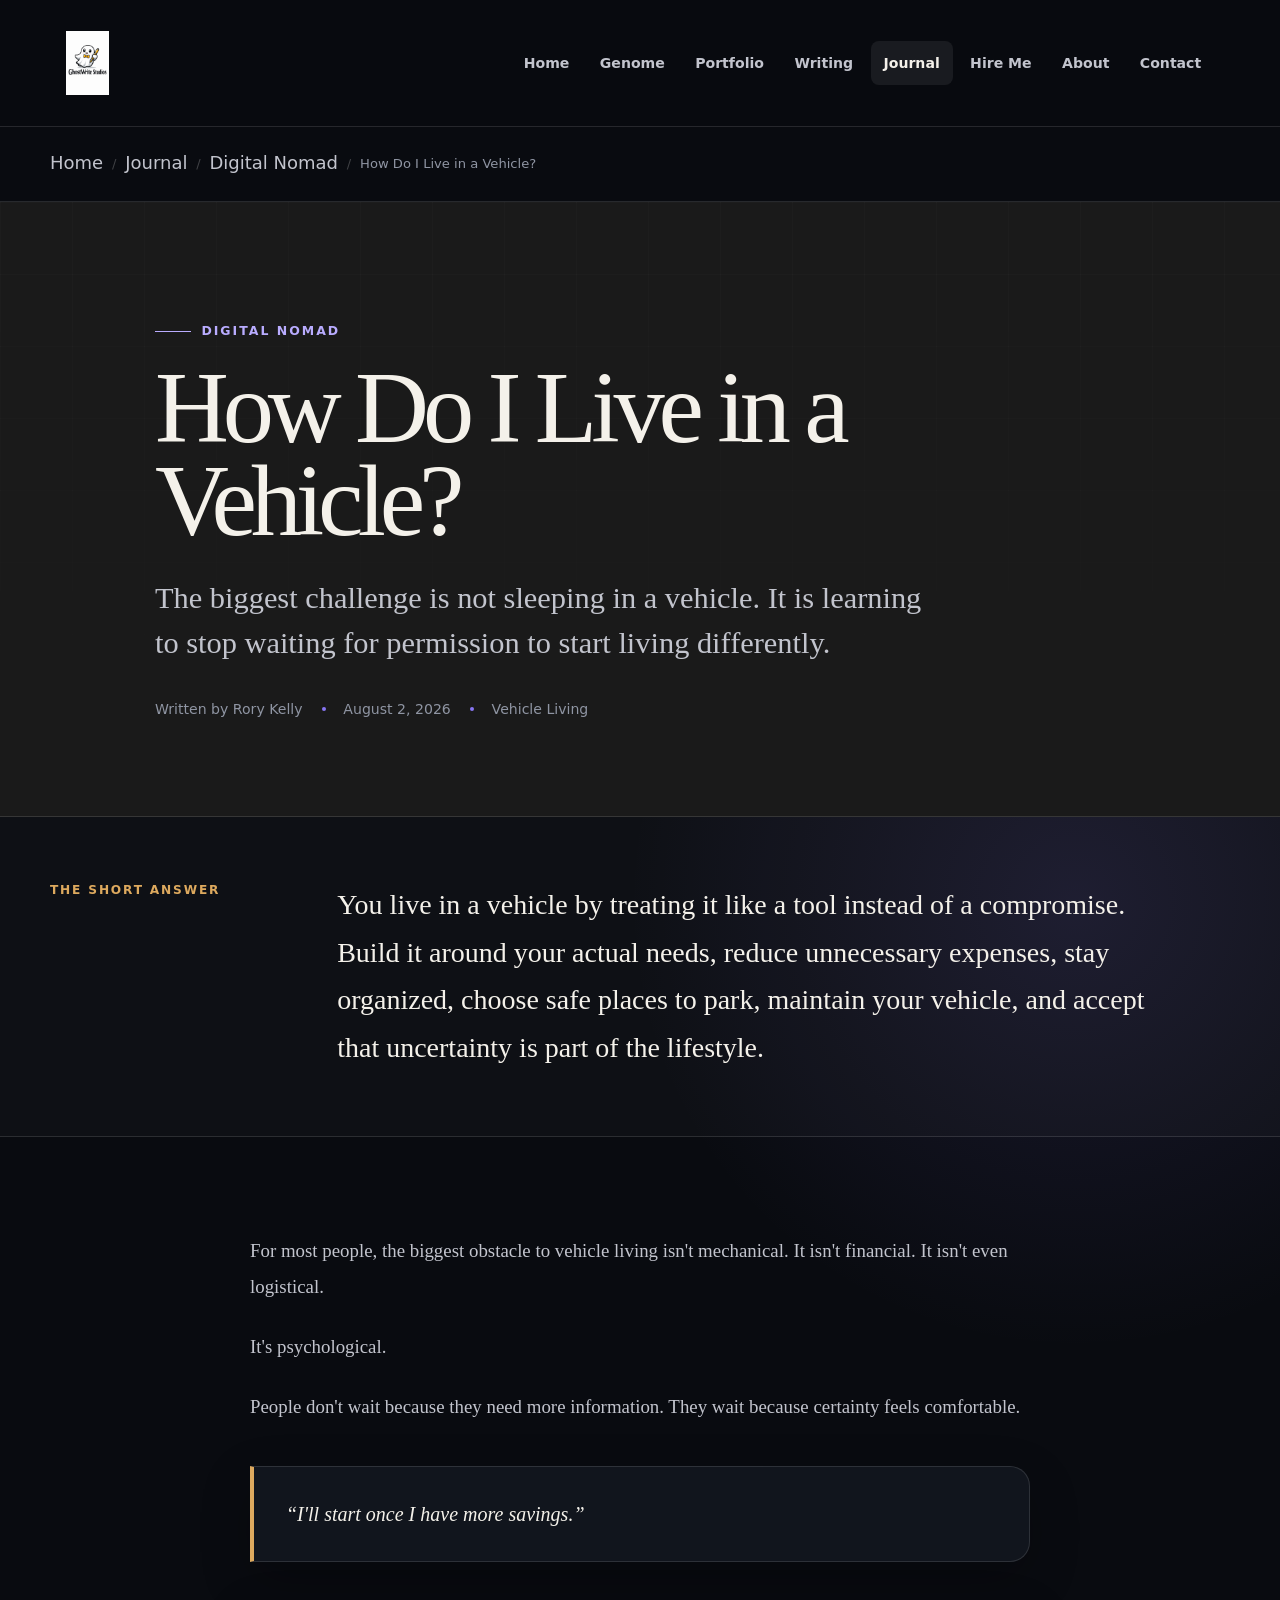
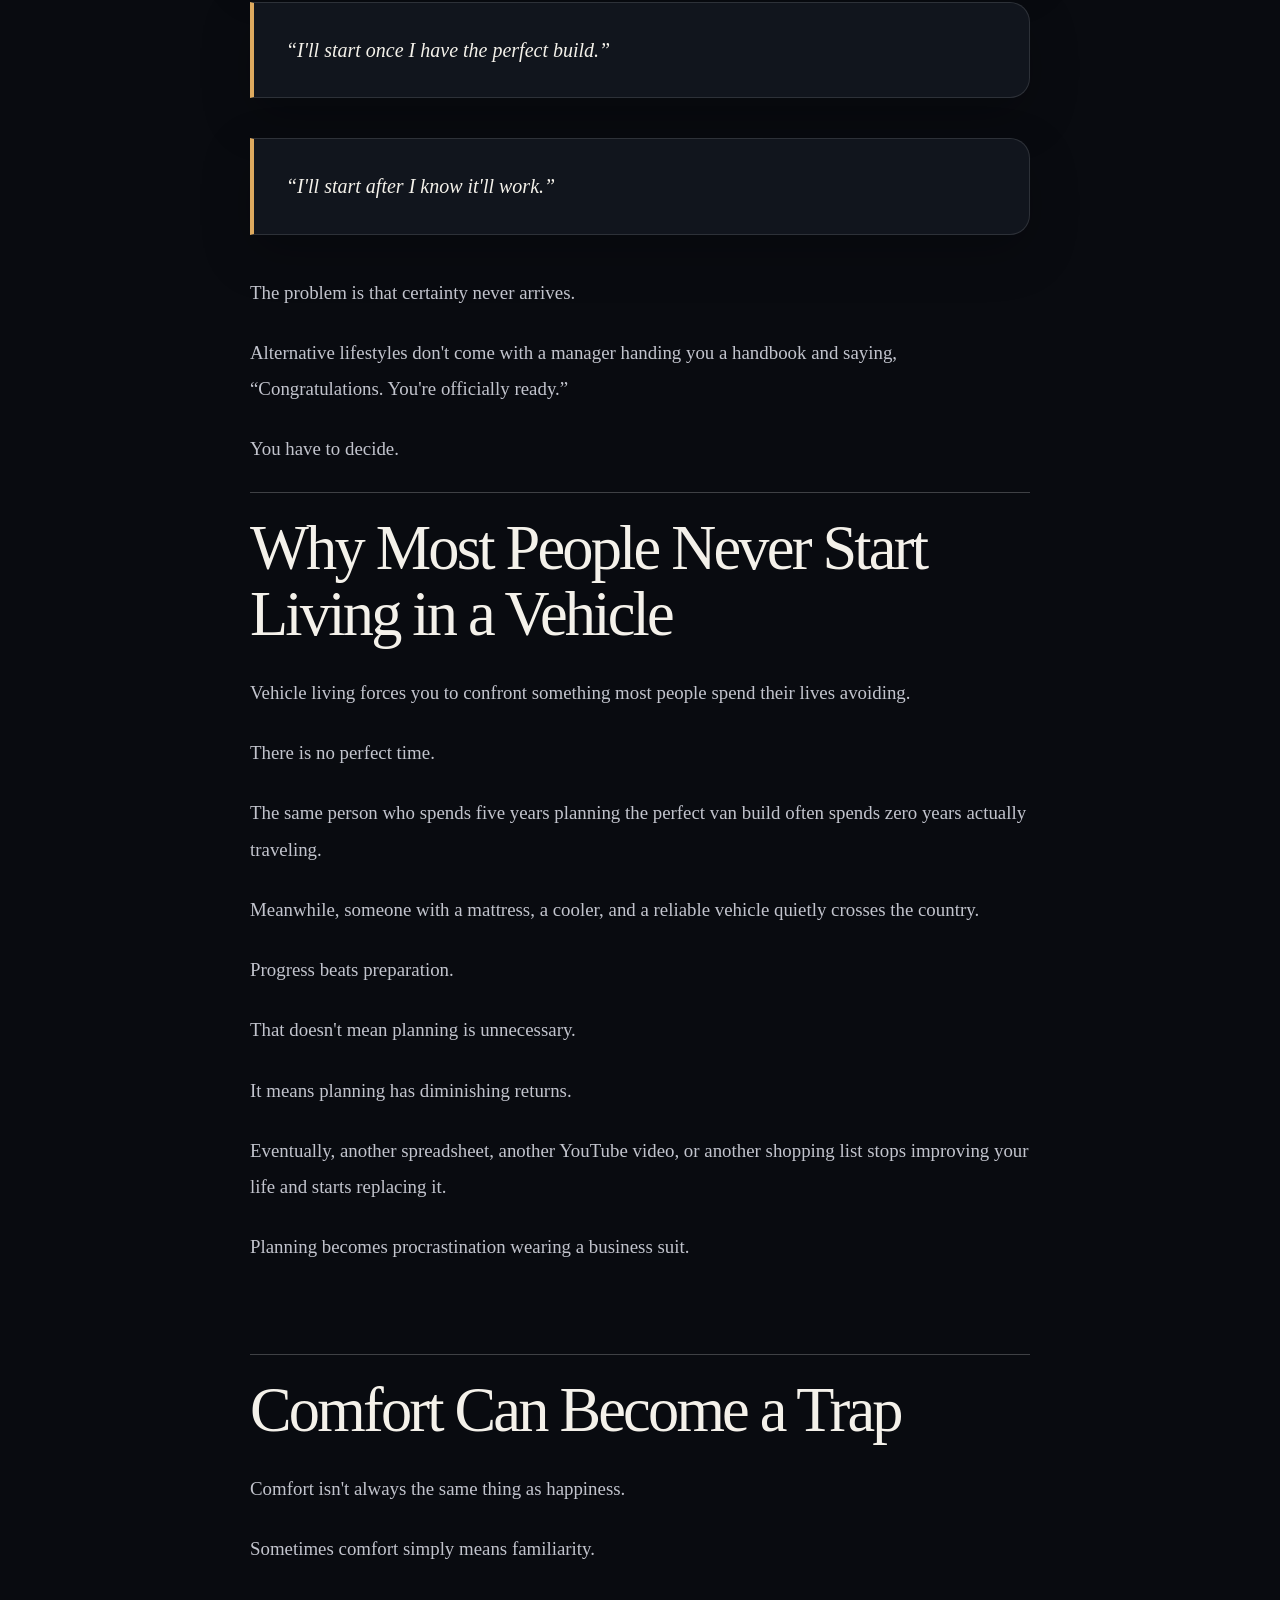
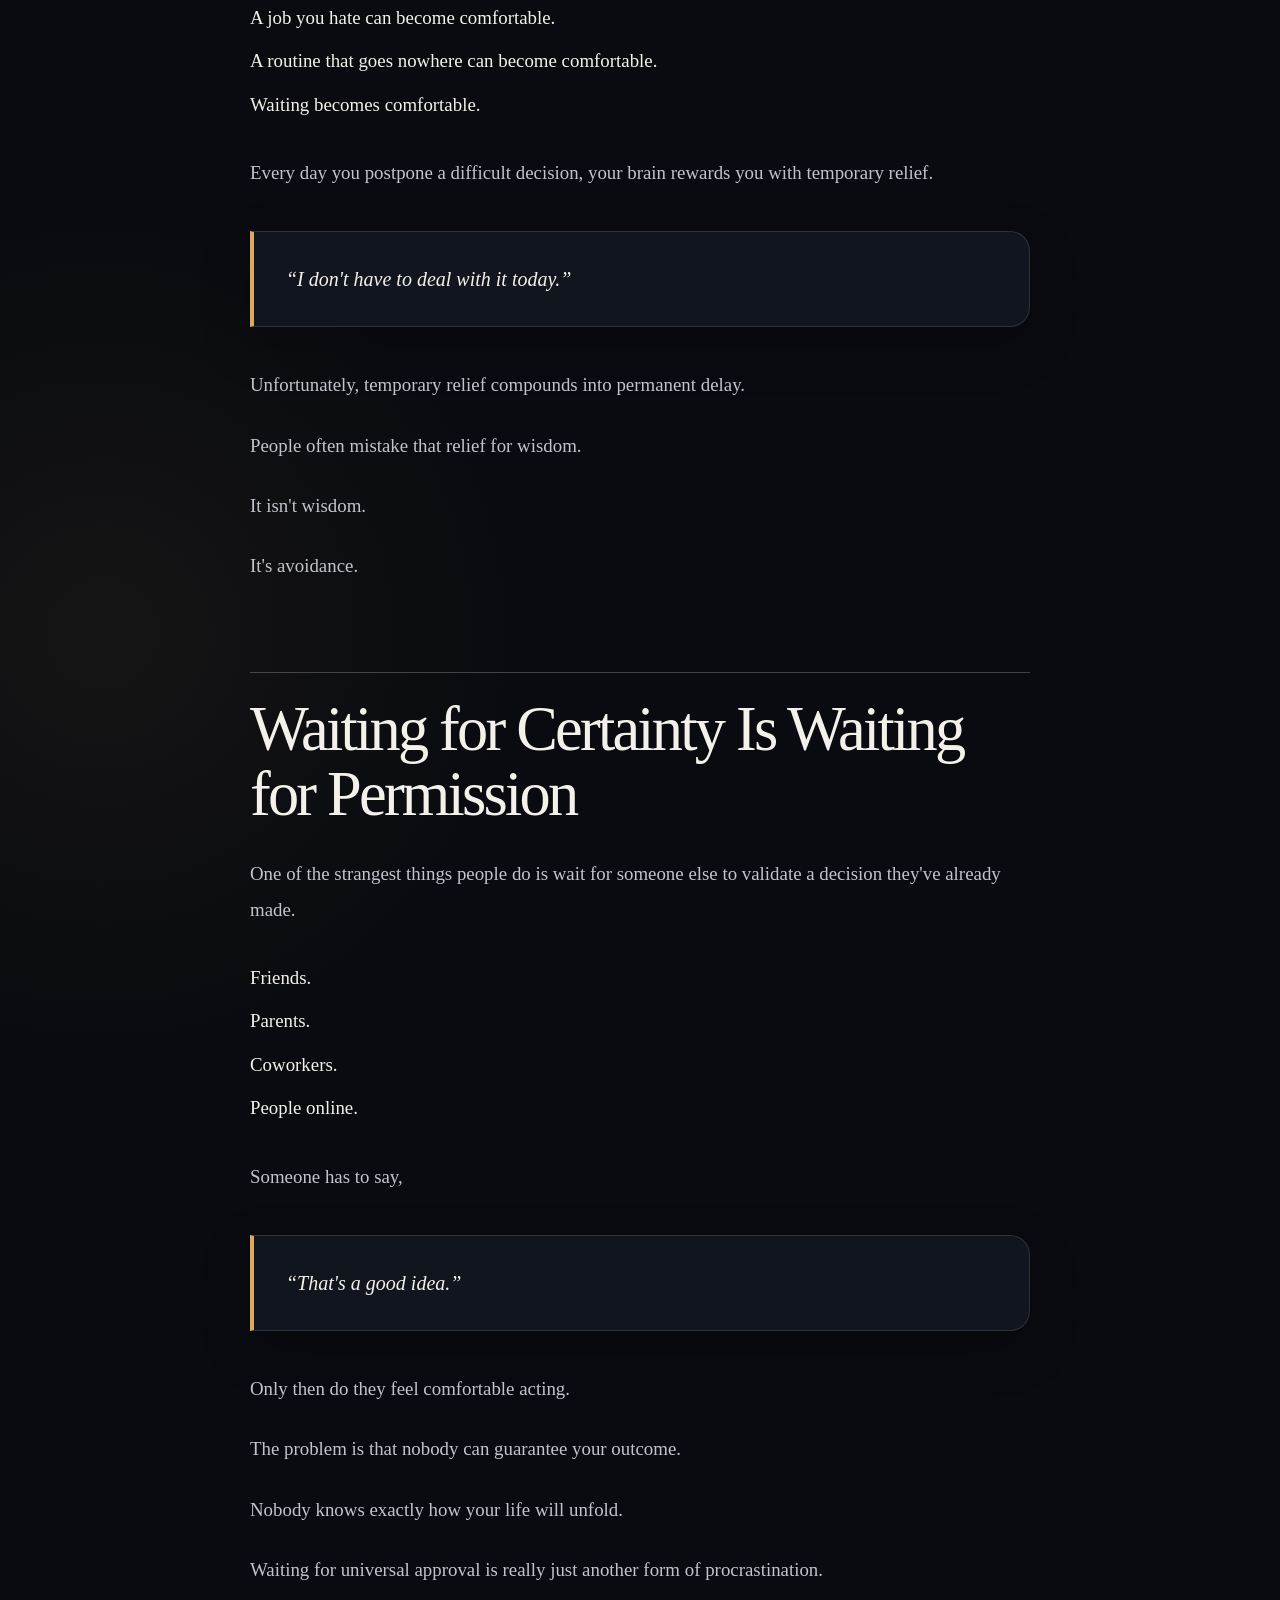
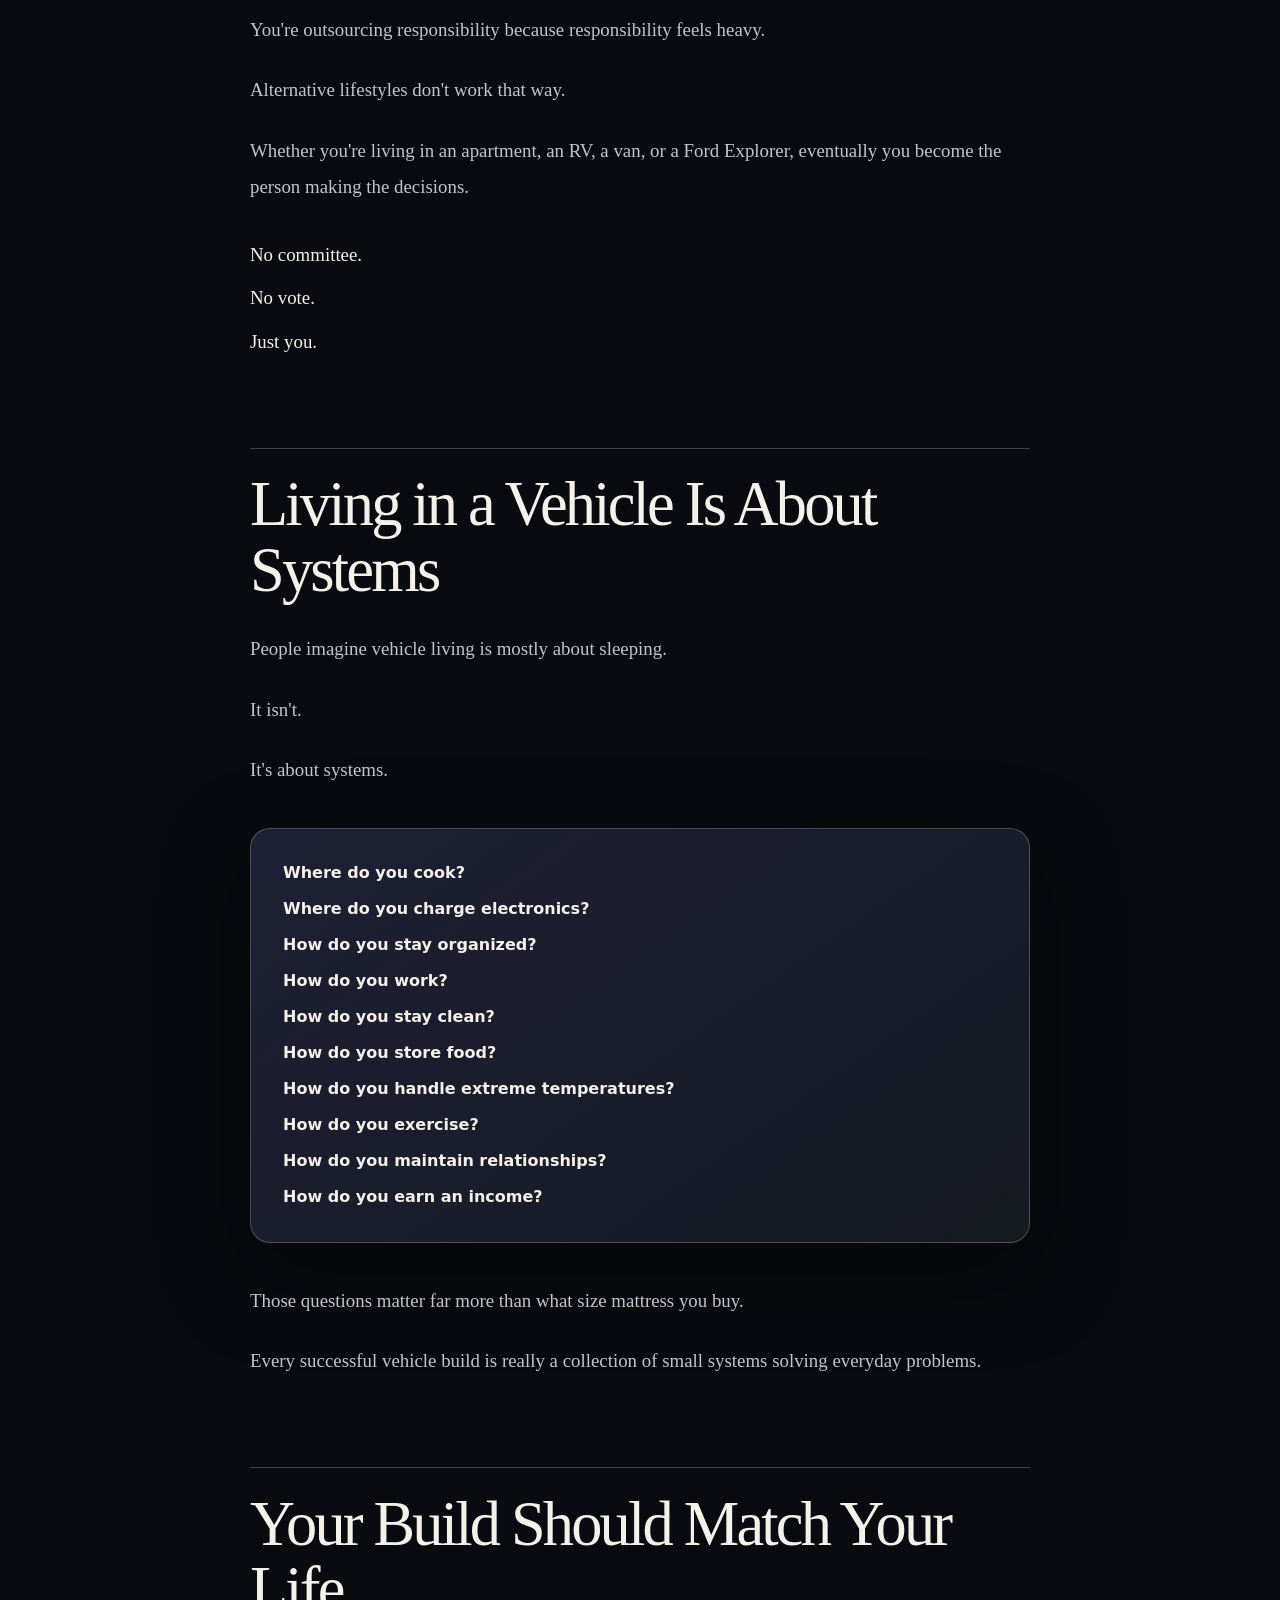
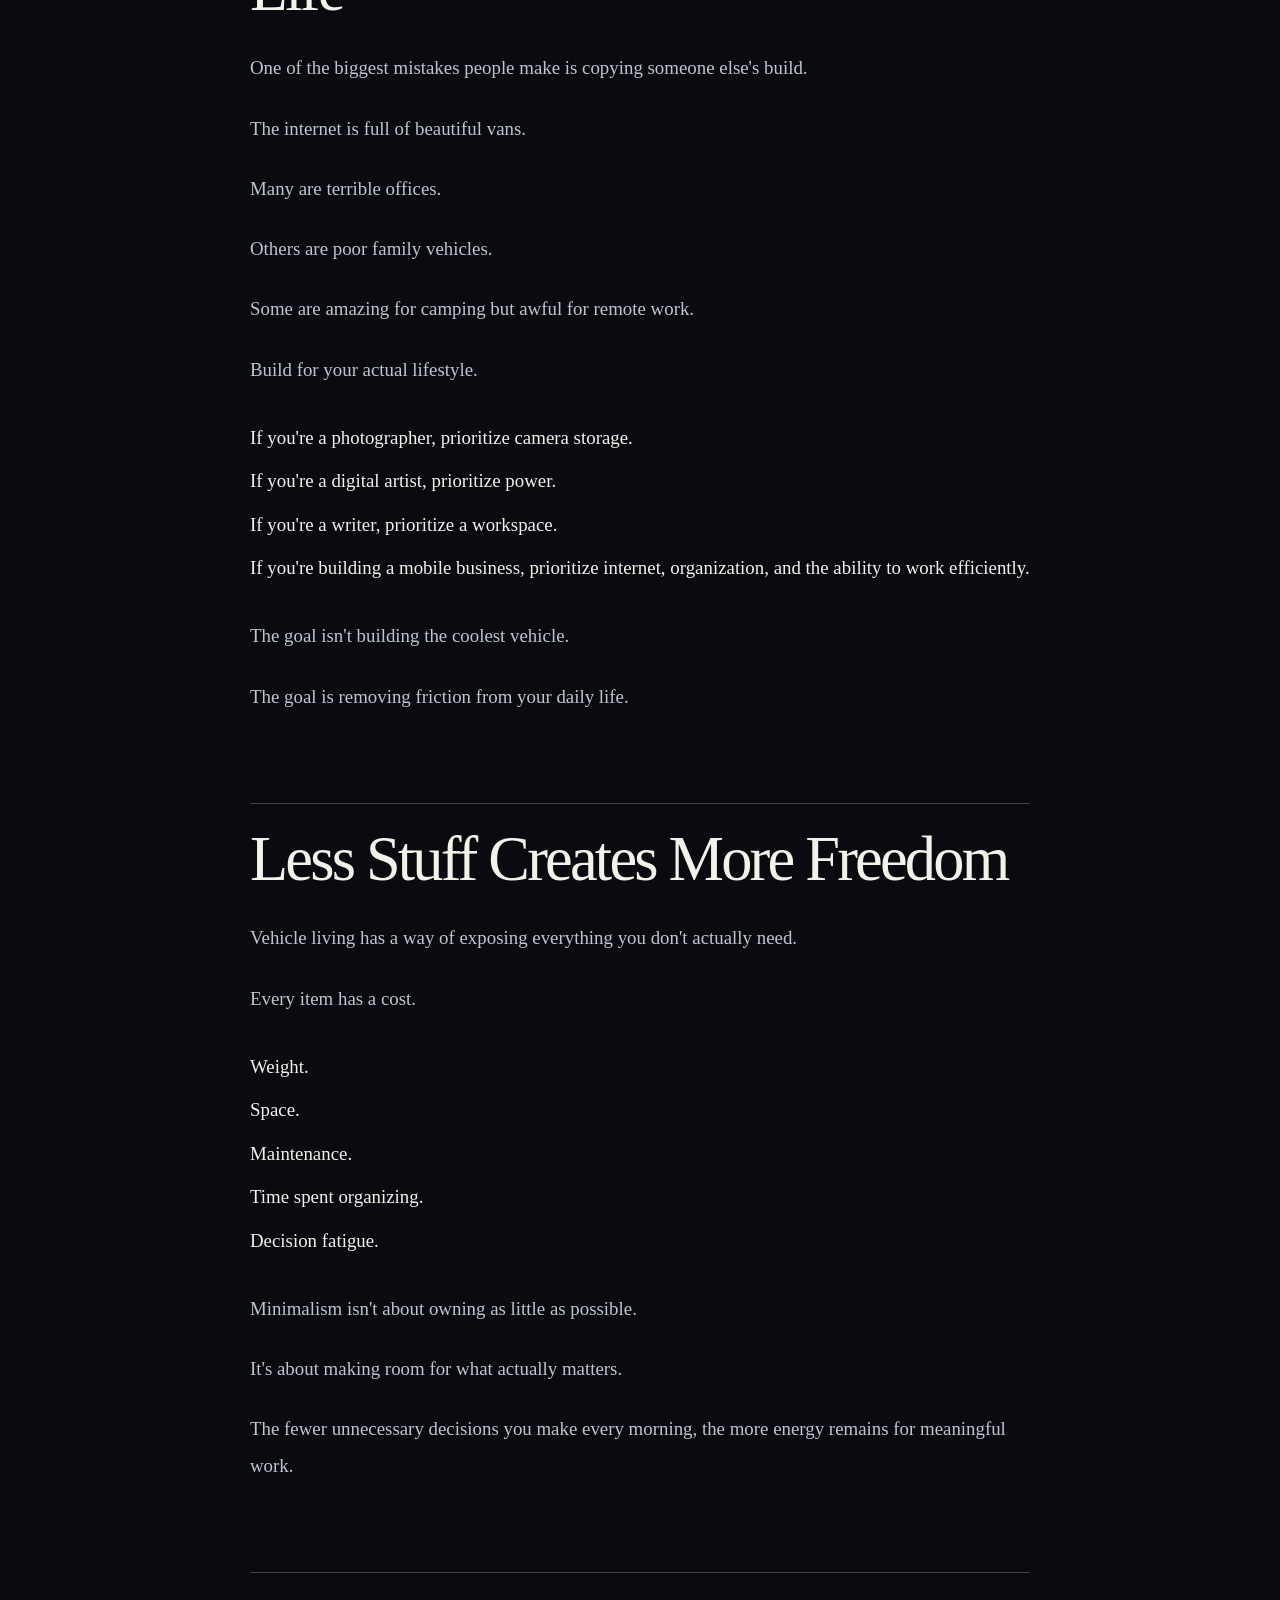
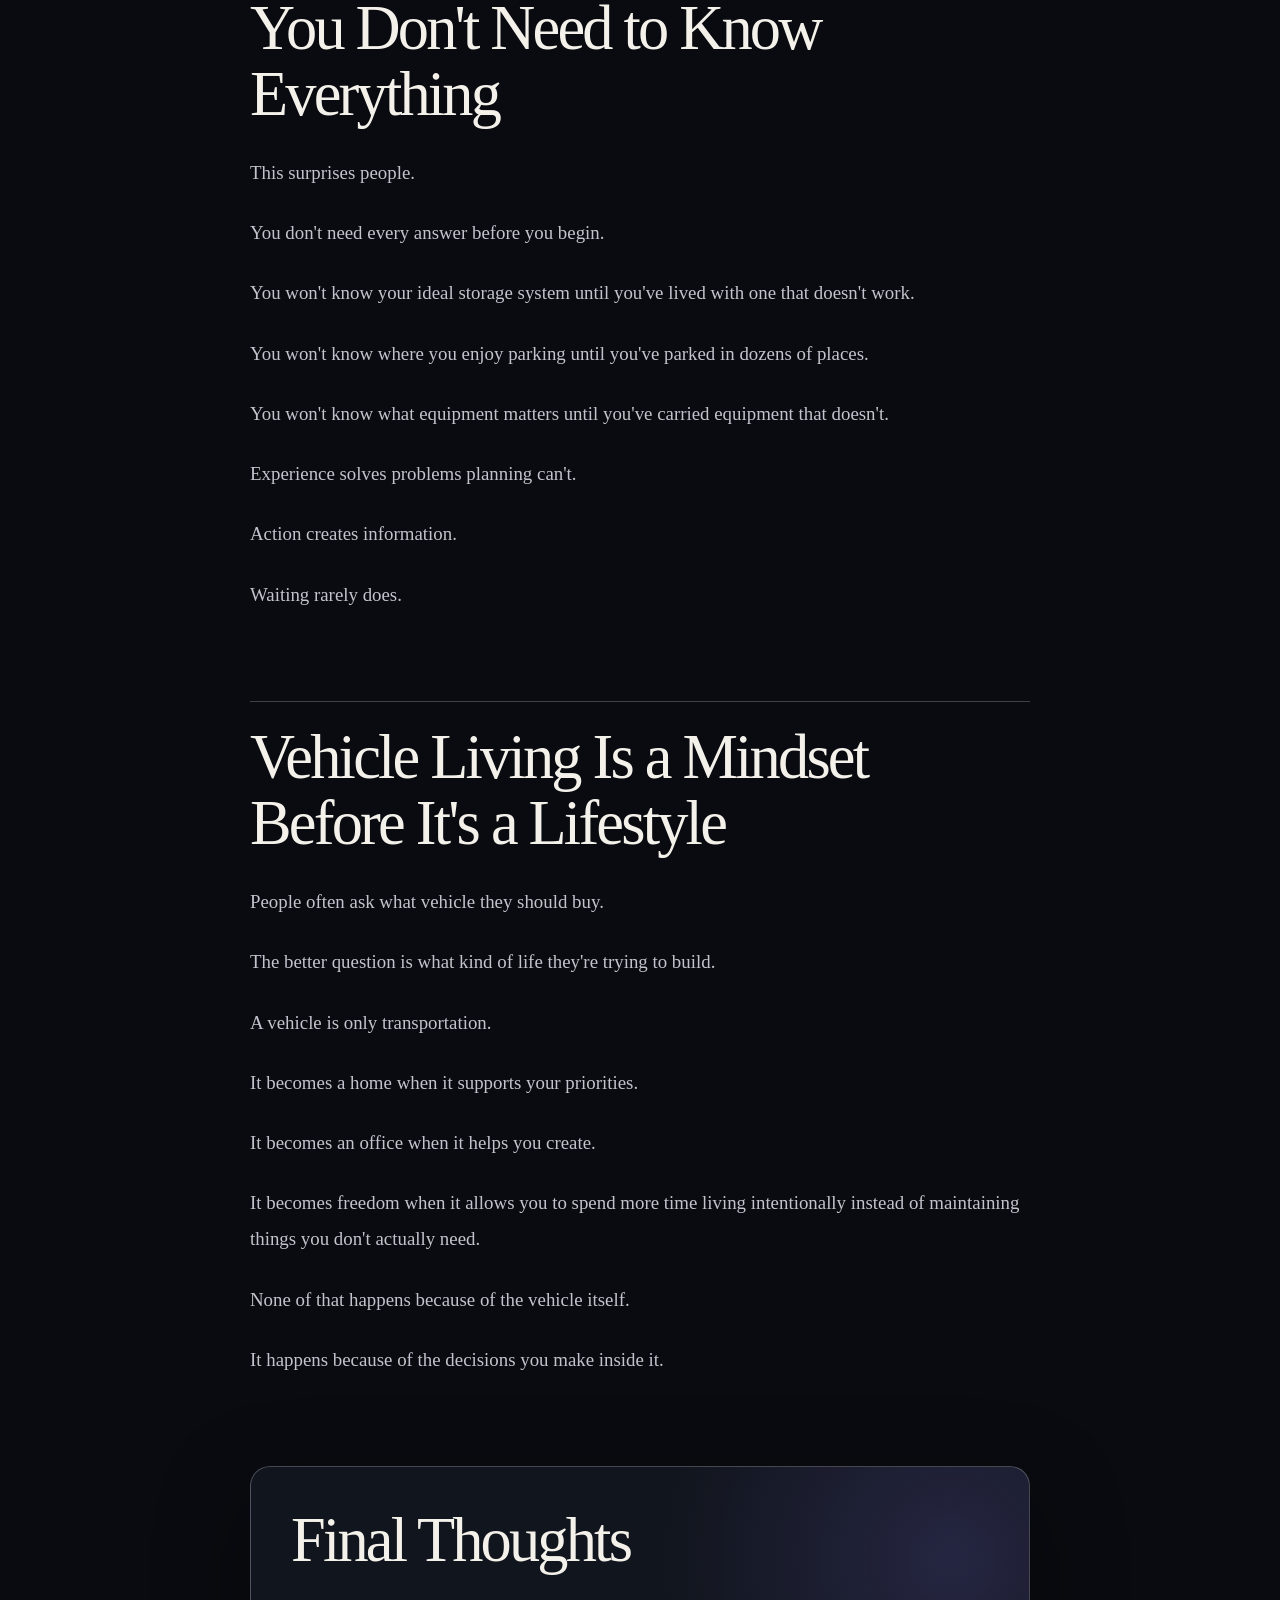
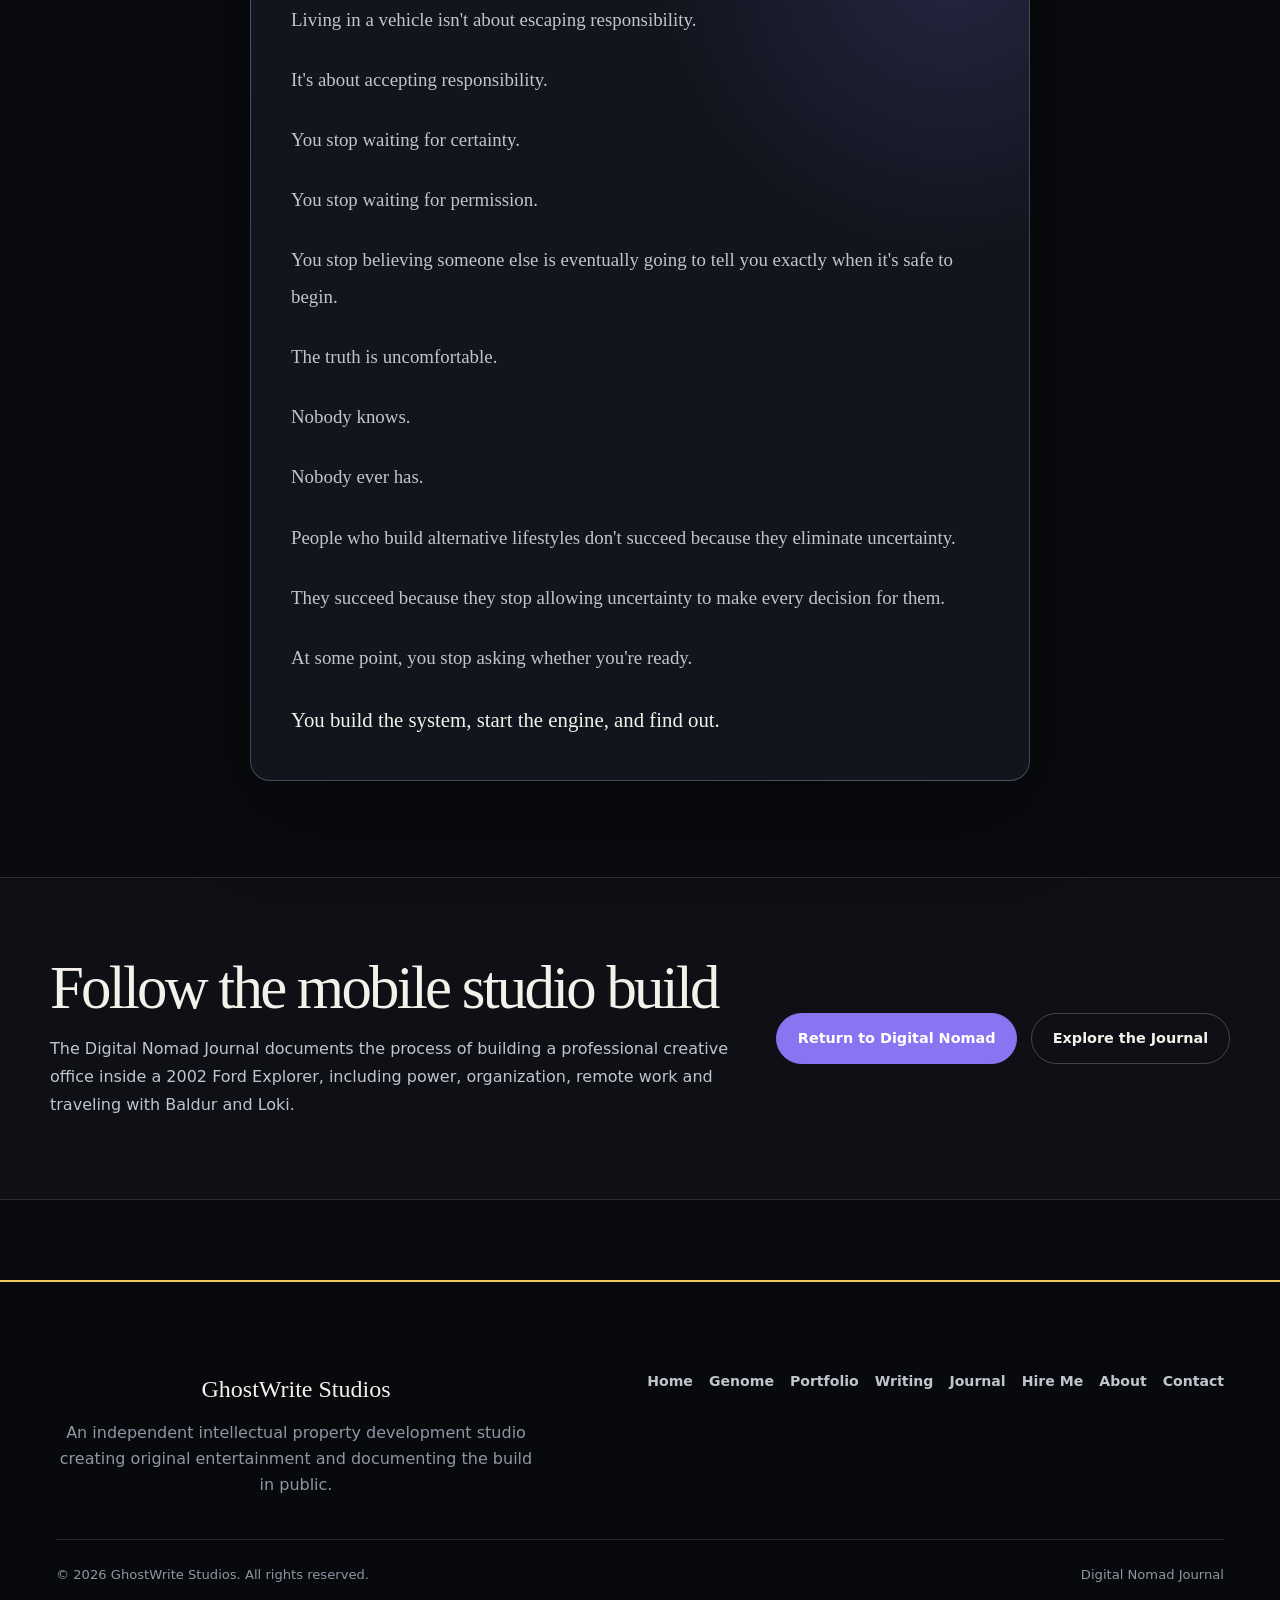
<file: pages/journal/digital-nomad-content/certainty.html>
<!DOCTYPE html>
<html lang="en">

<head>
    <meta charset="UTF-8">

    <meta
        name="viewport"
        content="width=device-width, initial-scale=1.0"
    >

    <title>
        How Do I Live in a Vehicle? | GhostWrite Studios
    </title>

    <meta
        name="description"
        content="Living in a vehicle means building practical systems around your real needs, reducing unnecessary expenses and learning to act without waiting for perfect certainty."
    >

    <meta
        name="keywords"
        content="how to live in a vehicle, vehicle living, car living, digital nomad creator, mobile creative studio, off grid office, vehicle organization, mobile office, alternative lifestyle, Ford Explorer build, GhostWrite Studios"
    >

    <meta name="author" content="Rory Kelly">
    <meta name="robots" content="index, follow">

    <link
        rel="canonical"
        href="https://ghostwritestudios.com/pages/journal/digital-nomad-content/certainty.html"
    >

    <link
        rel="stylesheet"
        href="../../../styles.css"
    >

    <meta
        property="og:type"
        content="article"
    >

    <meta
        property="og:site_name"
        content="GhostWrite Studios"
    >

    <meta
        property="og:title"
        content="How Do I Live in a Vehicle?"
    >

    <meta
        property="og:description"
        content="The biggest challenge of vehicle living is not sleeping in a vehicle. It is learning to stop waiting for permission to live differently."
    >

    <meta
        property="og:url"
        content="https://ghostwritestudios.com/pages/journal/digital-nomad-content/certainty.html"
    >

    <meta
        property="article:published_time"
        content="2026-08-02"
    >

    <meta
        property="article:modified_time"
        content="2026-08-02"
    >

    <meta
        property="article:author"
        content="Rory Kelly"
    >

    <meta
        property="article:section"
        content="Digital Nomad"
    >

    <meta
        name="twitter:card"
        content="summary"
    >

    <meta
        name="twitter:title"
        content="How Do I Live in a Vehicle?"
    >

    <meta
        name="twitter:description"
        content="Build around your real needs, create practical systems and stop waiting for perfect certainty."
    >

    <style>
        :root {
            --article-bg: #090b10;
            --article-surface: #11151d;
            --article-surface-raised: #171c26;
            --article-border: rgba(255, 255, 255, 0.12);
            --article-border-strong: rgba(255, 255, 255, 0.22);
            --article-text: #f4f1ea;
            --article-text-soft: #c2c4cd;
            --article-text-muted: #8f95a3;
            --article-accent: #b9acff;
            --article-accent-dark: #8775f2;
            --article-gold: #dda95e;
            --article-max: 1180px;
            --article-reading: 780px;
            --article-radius: 1.25rem;
            --article-shadow: 0 30px 90px rgba(0, 0, 0, 0.38);
        }

        * {
            box-sizing: border-box;
        }

        html {
            scroll-behavior: smooth;
        }

        body {
            margin: 0;
            background:
                radial-gradient(
                    circle at 84% 8%,
                    rgba(135, 117, 242, 0.13),
                    transparent 28rem
                ),
                radial-gradient(
                    circle at 8% 34%,
                    rgba(221, 169, 94, 0.06),
                    transparent 26rem
                ),
                var(--article-bg);
            color: var(--article-text);
            font-family:
                Inter,
                ui-sans-serif,
                system-ui,
                -apple-system,
                BlinkMacSystemFont,
                "Segoe UI",
                sans-serif;
        }

        img {
            display: block;
            max-width: 100%;
        }

        a {
            color: inherit;
        }

        .skip-link {
            position: fixed;
            top: 1rem;
            left: 1rem;
            z-index: 1000;
            padding: 0.8rem 1rem;
            border-radius: 0.5rem;
            background: var(--article-text);
            color: var(--article-bg);
            font-weight: 800;
            text-decoration: none;
            transform: translateY(-180%);
            transition: transform 160ms ease;
        }

        .skip-link:focus {
            transform: translateY(0);
        }

        .site-header {
            position: relative;
            z-index: 50;
            border-bottom: 1px solid var(--article-border);
            background: rgba(9, 11, 16, 0.9);
            backdrop-filter: blur(18px);
        }

        .site-header-inner {
            display: flex;
            align-items: center;
            justify-content: space-between;
            width: min(var(--article-max), calc(100% - 2rem));
            min-height: 86px;
            margin: 0 auto;
            gap: 2rem;
        }

        .brand-link {
            display: inline-flex;
            align-items: center;
            flex: 0 0 auto;
            text-decoration: none;
        }

        .brand-link img {
            width: auto;
            max-width: 230px;
            max-height: 64px;
            object-fit: contain;
        }

        .site-nav {
            display: flex;
            align-items: center;
            justify-content: flex-end;
            flex-wrap: wrap;
            gap: 0.3rem;
        }

        .site-nav a {
            padding: 0.7rem 0.8rem;
            border-radius: 0.5rem;
            color: var(--article-text-soft);
            font-size: 0.88rem;
            font-weight: 700;
            text-decoration: none;
            transition:
                color 160ms ease,
                background 160ms ease;
        }

        .site-nav a:hover,
        .site-nav a:focus-visible,
        .site-nav a[aria-current="page"] {
            background: rgba(255, 255, 255, 0.07);
            color: var(--article-text);
        }

        .article-page {
            overflow: hidden;
        }

        .article-shell {
            width: min(var(--article-max), calc(100% - 2rem));
            margin: 0 auto;
        }

        .article-breadcrumbs {
            padding: 1.4rem 0;
            border-bottom: 1px solid var(--article-border);
        }

        .article-breadcrumbs ol {
            display: flex;
            align-items: center;
            flex-wrap: wrap;
            gap: 0.55rem;
            width: min(var(--article-max), calc(100% - 2rem));
            margin: 0 auto;
            padding: 0;
            color: var(--article-text-muted);
            font-size: 0.82rem;
            list-style: none;
        }

        .article-breadcrumbs li {
            display: inline-flex;
            align-items: center;
            gap: 0.55rem;
        }

        .article-breadcrumbs li:not(:last-child)::after {
            color: var(--article-border-strong);
            content: "/";
        }

        .article-breadcrumbs a {
            color: var(--article-text-soft);
            text-decoration: none;
        }

        .article-breadcrumbs a:hover,
        .article-breadcrumbs a:focus-visible {
            color: var(--article-accent);
        }

        .article-hero {
            position: relative;
            padding: 7rem 0 6rem;
            border-bottom: 1px solid var(--article-border);
        }

        .article-hero::before {
            position: absolute;
            inset: 0;
            pointer-events: none;
            background-image:
                linear-gradient(
                    rgba(255, 255, 255, 0.024) 1px,
                    transparent 1px
                ),
                linear-gradient(
                    90deg,
                    rgba(255, 255, 255, 0.024) 1px,
                    transparent 1px
                );
            background-size: 72px 72px;
            mask-image: linear-gradient(
                to bottom,
                rgba(0, 0, 0, 0.75),
                transparent 95%
            );
            content: "";
        }

        .article-hero-inner {
            position: relative;
            z-index: 2;
            max-width: 970px;
        }

        .article-category {
            display: inline-flex;
            align-items: center;
            gap: 0.65rem;
            margin: 0 0 1.3rem;
            color: var(--article-accent);
            font-size: 0.78rem;
            font-weight: 850;
            letter-spacing: 0.16em;
            line-height: 1.4;
            text-transform: uppercase;
        }

        .article-category::before {
            width: 2.25rem;
            height: 1px;
            background: currentColor;
            content: "";
        }

        .article-title {
            margin: 0;
            font-family:
                Georgia,
                "Times New Roman",
                serif;
            font-size: clamp(3.8rem, 8vw, 7.5rem);
            font-weight: 500;
            letter-spacing: -0.06em;
            line-height: 0.91;
        }

        .article-deck {
            max-width: 790px;
            margin: 1.8rem 0 0;
            color: var(--article-text-soft);
            font-family:
                Georgia,
                "Times New Roman",
                serif;
            font-size: clamp(1.3rem, 2.6vw, 1.9rem);
            line-height: 1.48;
        }

        .article-meta {
            display: flex;
            align-items: center;
            flex-wrap: wrap;
            gap: 0.65rem 1.2rem;
            margin-top: 2rem;
            color: var(--article-text-muted);
            font-size: 0.88rem;
        }

        .article-meta span {
            display: inline-flex;
            align-items: center;
            gap: 0.55rem;
        }

        .article-meta span + span::before {
            width: 0.25rem;
            height: 0.25rem;
            margin-right: 0.55rem;
            border-radius: 50%;
            background: var(--article-accent-dark);
            content: "";
        }

        .short-answer {
            padding: 4rem 0;
            border-bottom: 1px solid var(--article-border);
            background: rgba(255, 255, 255, 0.018);
        }

        .short-answer-inner {
            display: grid;
            grid-template-columns: minmax(180px, 0.4fr) minmax(0, 1.6fr);
            gap: 4rem;
        }

        .short-answer h2 {
            margin: 0;
            color: var(--article-gold);
            font-size: 0.76rem;
            font-weight: 850;
            letter-spacing: 0.15em;
            text-transform: uppercase;
        }

        .short-answer p {
            max-width: 830px;
            margin: 0;
            color: var(--article-text);
            font-family:
                Georgia,
                "Times New Roman",
                serif;
            font-size: clamp(1.25rem, 2.6vw, 1.75rem);
            line-height: 1.7;
        }

        .article-content {
            padding: 6rem 0;
        }

        .article-body {
            width: min(var(--article-reading), calc(100% - 2rem));
            margin: 0 auto;
        }

        .article-body p {
            margin: 0 0 1.5rem;
            color: var(--article-text-soft);
            font-family:
                Georgia,
                "Times New Roman",
                serif;
            font-size: 1.18rem;
            line-height: 1.92;
        }

        .article-body h2 {
            margin: 5.5rem 0 1.8rem;
            padding-top: 1.4rem;
            border-top: 1px solid var(--article-border-strong);
            color: var(--article-text);
            font-family:
                Georgia,
                "Times New Roman",
                serif;
            font-size: clamp(2.25rem, 5vw, 3.9rem);
            font-weight: 500;
            letter-spacing: -0.045em;
            line-height: 1.05;
        }

        .article-body h2:first-of-type {
            margin-top: 0;
        }

        .article-body blockquote {
            margin: 2.5rem 0;
            padding: 1.75rem 2rem;
            border: 1px solid var(--article-border);
            border-left: 4px solid var(--article-gold);
            border-radius: 0 var(--article-radius) var(--article-radius) 0;
            background: var(--article-surface);
            box-shadow: 0 18px 50px rgba(0, 0, 0, 0.22);
        }

        .article-body blockquote p {
            margin: 0;
            color: var(--article-text);
            font-size: 1.25rem;
            font-style: italic;
        }

        .article-body .short-lines {
            margin: 2rem 0;
        }

        .article-body .short-lines p {
            margin-bottom: 0.45rem;
            color: var(--article-text);
        }

        .system-questions {
            display: grid;
            gap: 0.7rem;
            margin: 2.5rem 0;
            padding: 2rem;
            border: 1px solid var(--article-border-strong);
            border-radius: var(--article-radius);
            background:
                linear-gradient(
                    145deg,
                    rgba(135, 117, 242, 0.11),
                    rgba(255, 255, 255, 0.02)
                ),
                var(--article-surface);
            box-shadow: var(--article-shadow);
        }

        .system-questions p {
            margin: 0;
            color: var(--article-text);
            font-family:
                Inter,
                ui-sans-serif,
                system-ui,
                sans-serif;
            font-size: 1rem;
            font-weight: 700;
            line-height: 1.55;
        }

        .article-conclusion {
            margin-top: 5.5rem;
            padding: 2.5rem;
            border: 1px solid var(--article-border-strong);
            border-radius: var(--article-radius);
            background:
                radial-gradient(
                    circle at 90% 10%,
                    rgba(135, 117, 242, 0.17),
                    transparent 18rem
                ),
                var(--article-surface);
            box-shadow: var(--article-shadow);
        }

        .article-conclusion h2 {
            margin-top: 0;
            padding-top: 0;
            border-top: 0;
        }

        .article-conclusion p:last-child {
            margin-bottom: 0;
            color: var(--article-text);
            font-size: 1.3rem;
        }

        .article-navigation {
            padding: 5rem 0;
            border-top: 1px solid var(--article-border);
            border-bottom: 1px solid var(--article-border);
            background: rgba(255, 255, 255, 0.018);
        }

        .article-navigation-inner {
            display: grid;
            grid-template-columns: minmax(0, 1fr) auto;
            align-items: center;
            gap: 3rem;
        }

        .article-navigation h2 {
            margin: 0;
            font-family:
                Georgia,
                "Times New Roman",
                serif;
            font-size: clamp(2rem, 5vw, 3.8rem);
            font-weight: 500;
            letter-spacing: -0.045em;
            line-height: 1;
        }

        .article-navigation p {
            max-width: 700px;
            margin: 1rem 0 0;
            color: var(--article-text-soft);
            line-height: 1.75;
        }

        .button-row {
            display: flex;
            align-items: center;
            flex-wrap: wrap;
            gap: 0.85rem;
        }

        .article-button {
            display: inline-flex;
            align-items: center;
            justify-content: center;
            min-height: 3.2rem;
            padding: 0.85rem 1.3rem;
            border: 1px solid var(--article-accent-dark);
            border-radius: 999px;
            background: var(--article-accent-dark);
            color: #ffffff;
            font-size: 0.9rem;
            font-weight: 850;
            line-height: 1.2;
            text-align: center;
            text-decoration: none;
            transition:
                transform 160ms ease,
                background 160ms ease,
                border-color 160ms ease;
        }

        .article-button:hover,
        .article-button:focus-visible {
            border-color: var(--article-accent);
            background: var(--article-accent);
            color: var(--article-bg);
            transform: translateY(-2px);
        }

        .article-button-secondary {
            border-color: var(--article-border-strong);
            background: transparent;
            color: var(--article-text);
        }

        .article-button-secondary:hover,
        .article-button-secondary:focus-visible {
            border-color: var(--article-text);
            background: var(--article-text);
            color: var(--article-bg);
        }

        .site-footer {
            background: #07090d;
        }

        .site-footer-inner {
            width: min(var(--article-max), calc(100% - 2rem));
            margin: 0 auto;
            padding: 3rem 0;
        }

        .footer-top {
            display: flex;
            align-items: flex-start;
            justify-content: space-between;
            gap: 3rem;
        }

        .footer-brand {
            max-width: 480px;
        }

        .footer-brand strong {
            display: block;
            font-family:
                Georgia,
                "Times New Roman",
                serif;
            font-size: 1.5rem;
            font-weight: 500;
        }

        .footer-brand p {
            margin: 0.7rem 0 0;
            color: var(--article-text-muted);
            line-height: 1.65;
        }

        .footer-nav {
            display: flex;
            justify-content: flex-end;
            flex-wrap: wrap;
            gap: 0.5rem 1rem;
        }

        .footer-nav a {
            color: var(--article-text-soft);
            font-size: 0.88rem;
            font-weight: 700;
            text-decoration: none;
        }

        .footer-nav a:hover,
        .footer-nav a:focus-visible {
            color: var(--article-accent);
        }

        .footer-bottom {
            display: flex;
            align-items: center;
            justify-content: space-between;
            gap: 1rem;
            margin-top: 2.5rem;
            padding-top: 1.5rem;
            border-top: 1px solid var(--article-border);
            color: var(--article-text-muted);
            font-size: 0.82rem;
        }

        :focus-visible {
            outline: 2px solid var(--article-accent);
            outline-offset: 4px;
        }

        @media (max-width: 1000px) {
            .site-header-inner {
                align-items: flex-start;
                flex-direction: column;
                padding: 1rem 0;
                gap: 0.7rem;
            }

            .site-nav {
                justify-content: flex-start;
                width: 100%;
            }

            .short-answer-inner,
            .article-navigation-inner {
                grid-template-columns: 1fr;
                gap: 1.5rem;
            }
        }

        @media (max-width: 700px) {
            .article-hero {
                padding: 4.5rem 0;
            }

            .article-title {
                font-size: clamp(3.3rem, 17vw, 5.5rem);
            }

            .short-answer {
                padding: 3.5rem 0;
            }

            .article-content {
                padding: 4rem 0;
            }

            .article-body p {
                font-size: 1.08rem;
                line-height: 1.85;
            }

            .article-body h2 {
                margin-top: 4.2rem;
            }

            .article-conclusion {
                padding: 1.7rem;
            }

            .footer-top,
            .footer-bottom {
                align-items: flex-start;
                flex-direction: column;
            }

            .footer-nav {
                justify-content: flex-start;
            }
        }

        @media (max-width: 520px) {
            .site-nav {
                display: grid;
                grid-template-columns: repeat(3, minmax(0, 1fr));
            }

            .site-nav a {
                padding: 0.65rem 0.35rem;
                text-align: center;
            }

            .article-meta {
                align-items: flex-start;
                flex-direction: column;
            }

            .article-meta span + span::before {
                display: none;
            }

            .button-row {
                align-items: stretch;
                flex-direction: column;
            }

            .article-button {
                width: 100%;
            }

            .system-questions,
            .article-body blockquote {
                padding: 1.4rem;
            }
        }

        @media (prefers-reduced-motion: reduce) {
            html {
                scroll-behavior: auto;
            }

            *,
            *::before,
            *::after {
                transition-duration: 0.01ms !important;
                animation-duration: 0.01ms !important;
                animation-iteration-count: 1 !important;
            }
        }
    </style>

    <script
        async
        src="https://www.googletagmanager.com/gtag/js?id=G-5FK2X831EN"
    ></script>

    <script>
        window.dataLayer = window.dataLayer || [];

        function gtag() {
            window.dataLayer.push(arguments);
        }

        gtag("js", new Date());
        gtag("config", "G-5FK2X831EN");
    </script>

    <script type="application/ld+json">
    {
        "@context": "https://schema.org",
        "@type": "Article",
        "@id": "https://ghostwritestudios.com/pages/journal/digital-nomad-content/certainty.html#article",
        "headline": "How Do I Live in a Vehicle?",
        "description": "Living in a vehicle means building practical systems around your real needs, reducing unnecessary expenses and learning to act without waiting for perfect certainty.",
        "datePublished": "2026-08-02",
        "dateModified": "2026-08-02",
        "author": {
            "@type": "Person",
            "name": "Rory Kelly",
            "url": "https://ghostwritestudios.com/pages/about.html"
        },
        "publisher": {
            "@type": "Organization",
            "name": "GhostWrite Studios",
            "url": "https://ghostwritestudios.com/",
            "logo": {
                "@type": "ImageObject",
                "url": "https://ghostwritestudios.com/GhostwriteStudios.png"
            }
        },
        "articleSection": "Digital Nomad",
        "keywords": [
            "Vehicle Living",
            "Digital Nomad",
            "Mobile Creative Studio",
            "Off-Grid Office",
            "Alternative Lifestyle",
            "Vehicle Organization"
        ],
        "inLanguage": "en-US",
        "mainEntityOfPage": {
            "@type": "WebPage",
            "@id": "https://ghostwritestudios.com/pages/journal/digital-nomad-content/certainty.html"
        }
    }
    </script>

    <script type="application/ld+json">
    {
        "@context": "https://schema.org",
        "@type": "FAQPage",
        "mainEntity": [
            {
                "@type": "Question",
                "name": "How do I live in a vehicle?",
                "acceptedAnswer": {
                    "@type": "Answer",
                    "text": "Treat the vehicle like a tool instead of a compromise. Build it around your real needs, reduce unnecessary expenses, stay organized, choose safe places to park, maintain the vehicle and accept that uncertainty is part of the lifestyle."
                }
            },
            {
                "@type": "Question",
                "name": "What is the biggest challenge of vehicle living?",
                "acceptedAnswer": {
                    "@type": "Answer",
                    "text": "The biggest challenge is often psychological. People delay because they are waiting for certainty, the perfect build or outside permission to begin."
                }
            },
            {
                "@type": "Question",
                "name": "Is vehicle living mostly about sleeping in a vehicle?",
                "acceptedAnswer": {
                    "@type": "Answer",
                    "text": "No. Vehicle living is primarily about creating practical systems for food, power, work, hygiene, storage, temperature control, income and daily organization."
                }
            },
            {
                "@type": "Question",
                "name": "Do I need a perfect vehicle build before starting?",
                "acceptedAnswer": {
                    "@type": "Answer",
                    "text": "No. Experience reveals which storage systems, equipment and routines actually work. Action creates information that planning alone cannot provide."
                }
            }
        ]
    }
    </script>

    <script type="application/ld+json">
    {
        "@context": "https://schema.org",
        "@type": "BreadcrumbList",
        "itemListElement": [
            {
                "@type": "ListItem",
                "position": 1,
                "name": "Home",
                "item": "https://ghostwritestudios.com/"
            },
            {
                "@type": "ListItem",
                "position": 2,
                "name": "Journal",
                "item": "https://ghostwritestudios.com/pages/journal.html"
            },
            {
                "@type": "ListItem",
                "position": 3,
                "name": "Digital Nomad",
                "item": "https://ghostwritestudios.com/pages/journal/digital-nomad.html"
            },
            {
                "@type": "ListItem",
                "position": 4,
                "name": "How Do I Live in a Vehicle?",
                "item": "https://ghostwritestudios.com/pages/journal/digital-nomad-content/certainty.html"
            }
        ]
    }
    </script>
</head>

<body>

<a
    href="#main-content"
    class="skip-link"
>
    Skip to article
</a>

<header class="site-header">

    <div class="site-header-inner">

        <a
            href="../../../index.html"
            class="brand-link"
            aria-label="GhostWrite Studios home"
        >
            <img
                src="../../../GhostwriteStudios.png"
                alt="GhostWrite Studios"
            >
        </a>

        <nav
            class="site-nav"
            aria-label="Main navigation"
        >
            <a href="../../../index.html">Home</a>
            <a href="../../genome.html">Genome</a>
            <a href="../../portfolio.html">Portfolio</a>
            <a href="../../writing.html">Writing</a>

            <a
                href="../../journal.html"
                aria-current="page"
            >
                Journal
            </a>

            <a href="../../hireme.html">Hire Me</a>
            <a href="../../about.html">About</a>
            <a href="../../contact.html">Contact</a>
        </nav>

    </div>

</header>

<main
    id="main-content"
    class="article-page"
>

    <nav
        class="article-breadcrumbs"
        aria-label="Breadcrumb"
    >
        <ol>

            <li>
                <a href="../../../index.html">Home</a>
            </li>

            <li>
                <a href="../../journal.html">Journal</a>
            </li>

            <li>
                <a href="../digital-nomad.html">Digital Nomad</a>
            </li>

            <li aria-current="page">
                How Do I Live in a Vehicle?
            </li>

        </ol>
    </nav>

    <header class="article-hero">

        <div class="article-shell article-hero-inner">

            <p class="article-category">
                Digital Nomad
            </p>

            <h1 class="article-title">
                How Do I Live in a Vehicle?
            </h1>

            <p class="article-deck">
                The biggest challenge is not sleeping in a vehicle. It is
                learning to stop waiting for permission to start living
                differently.
            </p>

            <div class="article-meta">
                <span>Written by Rory Kelly</span>
                <span>August 2, 2026</span>
                <span>Vehicle Living</span>
            </div>

        </div>

    </header>

    <section
        class="short-answer"
        aria-labelledby="short-answer-heading"
    >

        <div class="article-shell short-answer-inner">

            <h2 id="short-answer-heading">
                The Short Answer
            </h2>

            <p>
                You live in a vehicle by treating it like a tool instead of a
                compromise. Build it around your actual needs, reduce
                unnecessary expenses, stay organized, choose safe places to
                park, maintain your vehicle, and accept that uncertainty is
                part of the lifestyle.
            </p>

        </div>

    </section>

    <article class="article-content">

        <div class="article-body">

            <p>
                For most people, the biggest obstacle to vehicle living isn't
                mechanical. It isn't financial. It isn't even logistical.
            </p>

            <p>
                It's psychological.
            </p>

            <p>
                People don't wait because they need more information. They wait
                because certainty feels comfortable.
            </p>

            <blockquote>
                <p>
                    “I'll start once I have more savings.”
                </p>
            </blockquote>

            <blockquote>
                <p>
                    “I'll start once I have the perfect build.”
                </p>
            </blockquote>

            <blockquote>
                <p>
                    “I'll start after I know it'll work.”
                </p>
            </blockquote>

            <p>
                The problem is that certainty never arrives.
            </p>

            <p>
                Alternative lifestyles don't come with a manager handing you a
                handbook and saying, “Congratulations. You're officially
                ready.”
            </p>

            <p>
                You have to decide.
            </p>

            <h2>
                Why Most People Never Start Living in a Vehicle
            </h2>

            <p>
                Vehicle living forces you to confront something most people
                spend their lives avoiding.
            </p>

            <p>
                There is no perfect time.
            </p>

            <p>
                The same person who spends five years planning the perfect van
                build often spends zero years actually traveling.
            </p>

            <p>
                Meanwhile, someone with a mattress, a cooler, and a reliable
                vehicle quietly crosses the country.
            </p>

            <p>
                Progress beats preparation.
            </p>

            <p>
                That doesn't mean planning is unnecessary.
            </p>

            <p>
                It means planning has diminishing returns.
            </p>

            <p>
                Eventually, another spreadsheet, another YouTube video, or
                another shopping list stops improving your life and starts
                replacing it.
            </p>

            <p>
                Planning becomes procrastination wearing a business suit.
            </p>

            <h2>
                Comfort Can Become a Trap
            </h2>

            <p>
                Comfort isn't always the same thing as happiness.
            </p>

            <p>
                Sometimes comfort simply means familiarity.
            </p>

            <div class="short-lines">
                <p>A job you hate can become comfortable.</p>
                <p>A routine that goes nowhere can become comfortable.</p>
                <p>Waiting becomes comfortable.</p>
            </div>

            <p>
                Every day you postpone a difficult decision, your brain rewards
                you with temporary relief.
            </p>

            <blockquote>
                <p>
                    “I don't have to deal with it today.”
                </p>
            </blockquote>

            <p>
                Unfortunately, temporary relief compounds into permanent delay.
            </p>

            <p>
                People often mistake that relief for wisdom.
            </p>

            <p>
                It isn't wisdom.
            </p>

            <p>
                It's avoidance.
            </p>

            <h2>
                Waiting for Certainty Is Waiting for Permission
            </h2>

            <p>
                One of the strangest things people do is wait for someone else
                to validate a decision they've already made.
            </p>

            <div class="short-lines">
                <p>Friends.</p>
                <p>Parents.</p>
                <p>Coworkers.</p>
                <p>People online.</p>
            </div>

            <p>
                Someone has to say,
            </p>

            <blockquote>
                <p>
                    “That's a good idea.”
                </p>
            </blockquote>

            <p>
                Only then do they feel comfortable acting.
            </p>

            <p>
                The problem is that nobody can guarantee your outcome.
            </p>

            <p>
                Nobody knows exactly how your life will unfold.
            </p>

            <p>
                Waiting for universal approval is really just another form of
                procrastination.
            </p>

            <p>
                You're outsourcing responsibility because responsibility feels
                heavy.
            </p>

            <p>
                Alternative lifestyles don't work that way.
            </p>

            <p>
                Whether you're living in an apartment, an RV, a van, or a Ford
                Explorer, eventually you become the person making the
                decisions.
            </p>

            <div class="short-lines">
                <p>No committee.</p>
                <p>No vote.</p>
                <p>Just you.</p>
            </div>

            <h2>
                Living in a Vehicle Is About Systems
            </h2>

            <p>
                People imagine vehicle living is mostly about sleeping.
            </p>

            <p>
                It isn't.
            </p>

            <p>
                It's about systems.
            </p>

            <div class="system-questions">
                <p>Where do you cook?</p>
                <p>Where do you charge electronics?</p>
                <p>How do you stay organized?</p>
                <p>How do you work?</p>
                <p>How do you stay clean?</p>
                <p>How do you store food?</p>
                <p>How do you handle extreme temperatures?</p>
                <p>How do you exercise?</p>
                <p>How do you maintain relationships?</p>
                <p>How do you earn an income?</p>
            </div>

            <p>
                Those questions matter far more than what size mattress you
                buy.
            </p>

            <p>
                Every successful vehicle build is really a collection of small
                systems solving everyday problems.
            </p>

            <h2>
                Your Build Should Match Your Life
            </h2>

            <p>
                One of the biggest mistakes people make is copying someone
                else's build.
            </p>

            <p>
                The internet is full of beautiful vans.
            </p>

            <p>
                Many are terrible offices.
            </p>

            <p>
                Others are poor family vehicles.
            </p>

            <p>
                Some are amazing for camping but awful for remote work.
            </p>

            <p>
                Build for your actual lifestyle.
            </p>

            <div class="short-lines">
                <p>If you're a photographer, prioritize camera storage.</p>
                <p>If you're a digital artist, prioritize power.</p>
                <p>If you're a writer, prioritize a workspace.</p>
                <p>
                    If you're building a mobile business, prioritize internet,
                    organization, and the ability to work efficiently.
                </p>
            </div>

            <p>
                The goal isn't building the coolest vehicle.
            </p>

            <p>
                The goal is removing friction from your daily life.
            </p>

            <h2>
                Less Stuff Creates More Freedom
            </h2>

            <p>
                Vehicle living has a way of exposing everything you don't
                actually need.
            </p>

            <p>
                Every item has a cost.
            </p>

            <div class="short-lines">
                <p>Weight.</p>
                <p>Space.</p>
                <p>Maintenance.</p>
                <p>Time spent organizing.</p>
                <p>Decision fatigue.</p>
            </div>

            <p>
                Minimalism isn't about owning as little as possible.
            </p>

            <p>
                It's about making room for what actually matters.
            </p>

            <p>
                The fewer unnecessary decisions you make every morning, the
                more energy remains for meaningful work.
            </p>

            <h2>
                You Don't Need to Know Everything
            </h2>

            <p>
                This surprises people.
            </p>

            <p>
                You don't need every answer before you begin.
            </p>

            <p>
                You won't know your ideal storage system until you've lived
                with one that doesn't work.
            </p>

            <p>
                You won't know where you enjoy parking until you've parked in
                dozens of places.
            </p>

            <p>
                You won't know what equipment matters until you've carried
                equipment that doesn't.
            </p>

            <p>
                Experience solves problems planning can't.
            </p>

            <p>
                Action creates information.
            </p>

            <p>
                Waiting rarely does.
            </p>

            <h2>
                Vehicle Living Is a Mindset Before It's a Lifestyle
            </h2>

            <p>
                People often ask what vehicle they should buy.
            </p>

            <p>
                The better question is what kind of life they're trying to
                build.
            </p>

            <p>
                A vehicle is only transportation.
            </p>

            <p>
                It becomes a home when it supports your priorities.
            </p>

            <p>
                It becomes an office when it helps you create.
            </p>

            <p>
                It becomes freedom when it allows you to spend more time living
                intentionally instead of maintaining things you don't actually
                need.
            </p>

            <p>
                None of that happens because of the vehicle itself.
            </p>

            <p>
                It happens because of the decisions you make inside it.
            </p>

            <section class="article-conclusion">

                <h2>
                    Final Thoughts
                </h2>

                <p>
                    Living in a vehicle isn't about escaping responsibility.
                </p>

                <p>
                    It's about accepting responsibility.
                </p>

                <p>
                    You stop waiting for certainty.
                </p>

                <p>
                    You stop waiting for permission.
                </p>

                <p>
                    You stop believing someone else is eventually going to tell
                    you exactly when it's safe to begin.
                </p>

                <p>
                    The truth is uncomfortable.
                </p>

                <p>
                    Nobody knows.
                </p>

                <p>
                    Nobody ever has.
                </p>

                <p>
                    People who build alternative lifestyles don't succeed
                    because they eliminate uncertainty.
                </p>

                <p>
                    They succeed because they stop allowing uncertainty to make
                    every decision for them.
                </p>

                <p>
                    At some point, you stop asking whether you're ready.
                </p>

                <p>
                    You build the system, start the engine, and find out.
                </p>

            </section>

        </div>

    </article>

    <section class="article-navigation">

        <div class="article-shell article-navigation-inner">

            <div>

                <h2>
                    Follow the mobile studio build
                </h2>

                <p>
                    The Digital Nomad Journal documents the process of building
                    a professional creative office inside a 2002 Ford Explorer,
                    including power, organization, remote work and traveling
                    with Baldur and Loki.
                </p>

            </div>

            <div class="button-row">

                <a
                    href="../digital-nomad.html"
                    class="article-button"
                >
                    Return to Digital Nomad
                </a>

                <a
                    href="../../journal.html"
                    class="article-button article-button-secondary"
                >
                    Explore the Journal
                </a>

            </div>

        </div>

    </section>

</main>

<footer class="site-footer">

    <div class="site-footer-inner">

        <div class="footer-top">

            <div class="footer-brand">

                <strong>
                    GhostWrite Studios
                </strong>

                <p>
                    An independent intellectual property development studio
                    creating original entertainment and documenting the build
                    in public.
                </p>

            </div>

            <nav
                class="footer-nav"
                aria-label="Footer navigation"
            >
                <a href="../../../index.html">Home</a>
                <a href="../../genome.html">Genome</a>
                <a href="../../portfolio.html">Portfolio</a>
                <a href="../../writing.html">Writing</a>
                <a href="../../journal.html">Journal</a>
                <a href="../../hireme.html">Hire Me</a>
                <a href="../../about.html">About</a>
                <a href="../../contact.html">Contact</a>
            </nav>

        </div>

        <div class="footer-bottom">

            <span>
                &copy; 2026 GhostWrite Studios. All rights reserved.
            </span>

            <span>
                Digital Nomad Journal
            </span>

        </div>

    </div>

</footer>

</body>

</html>
</file>
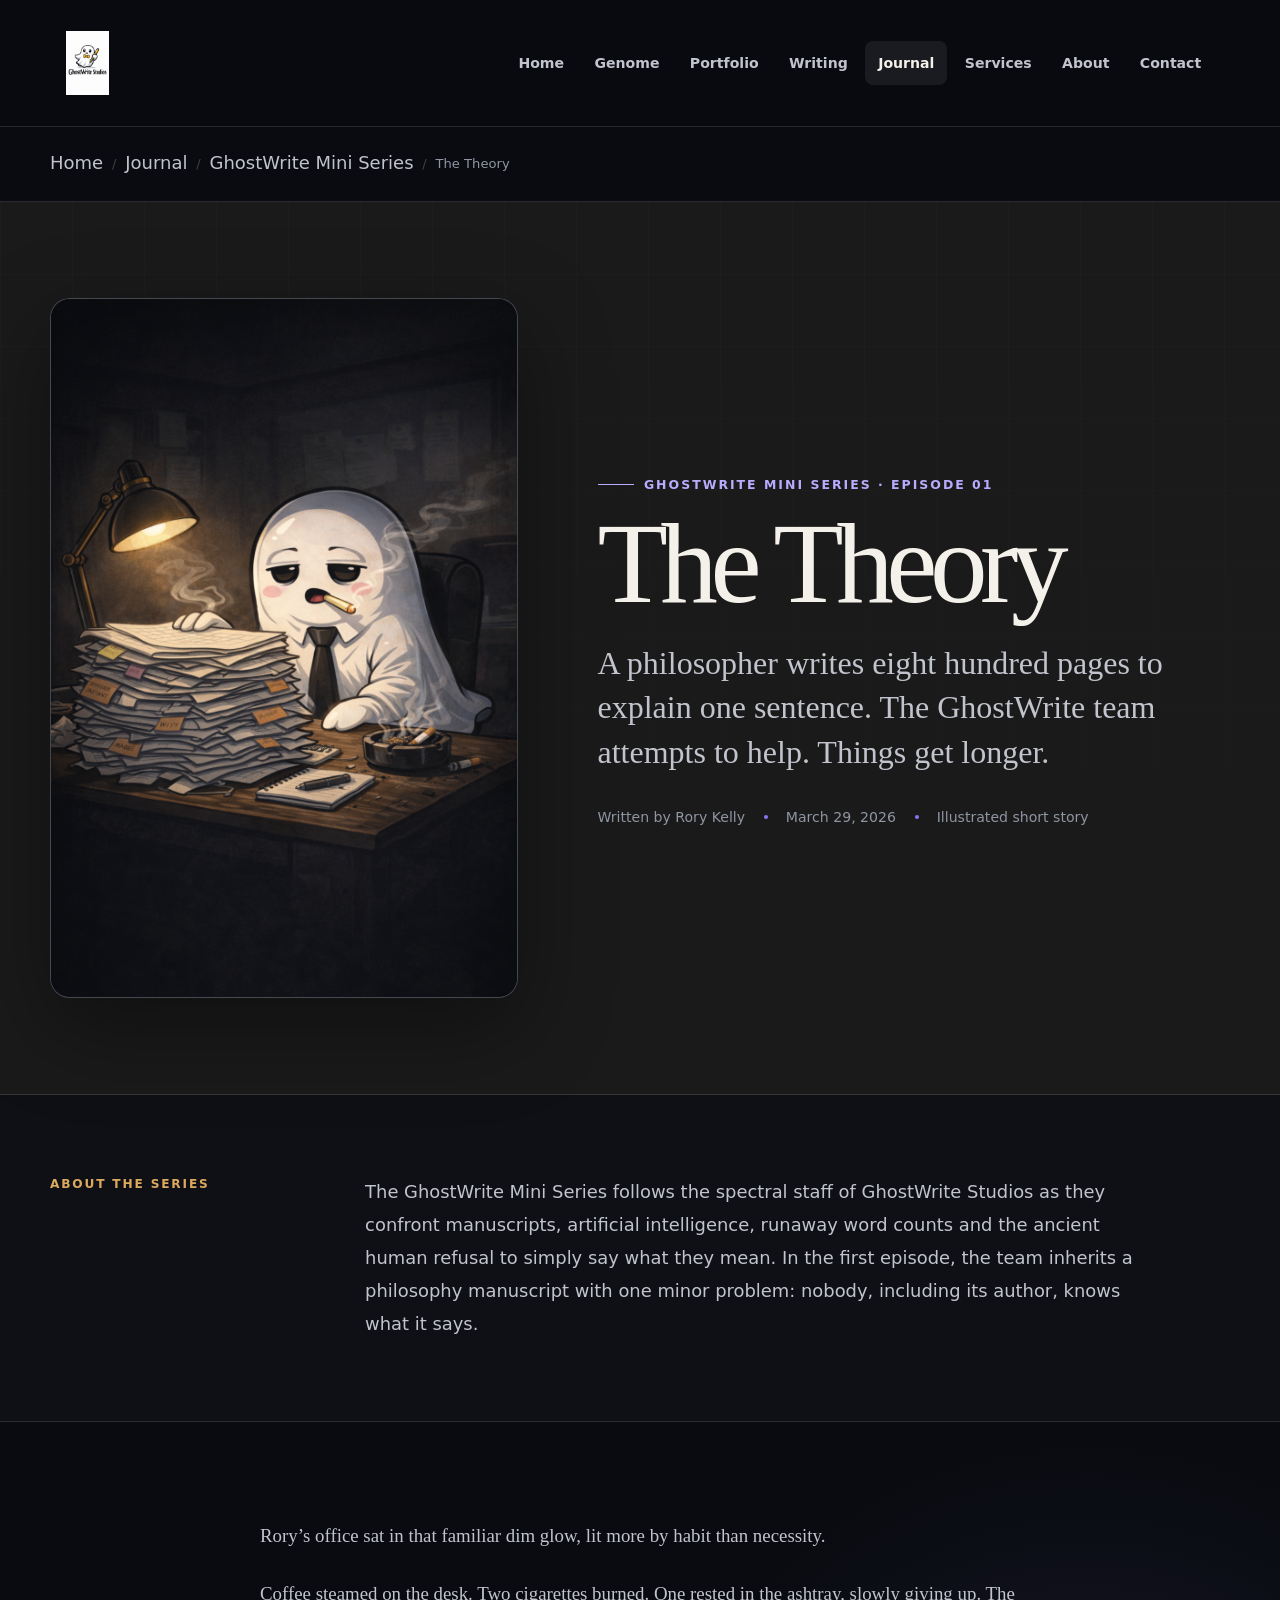
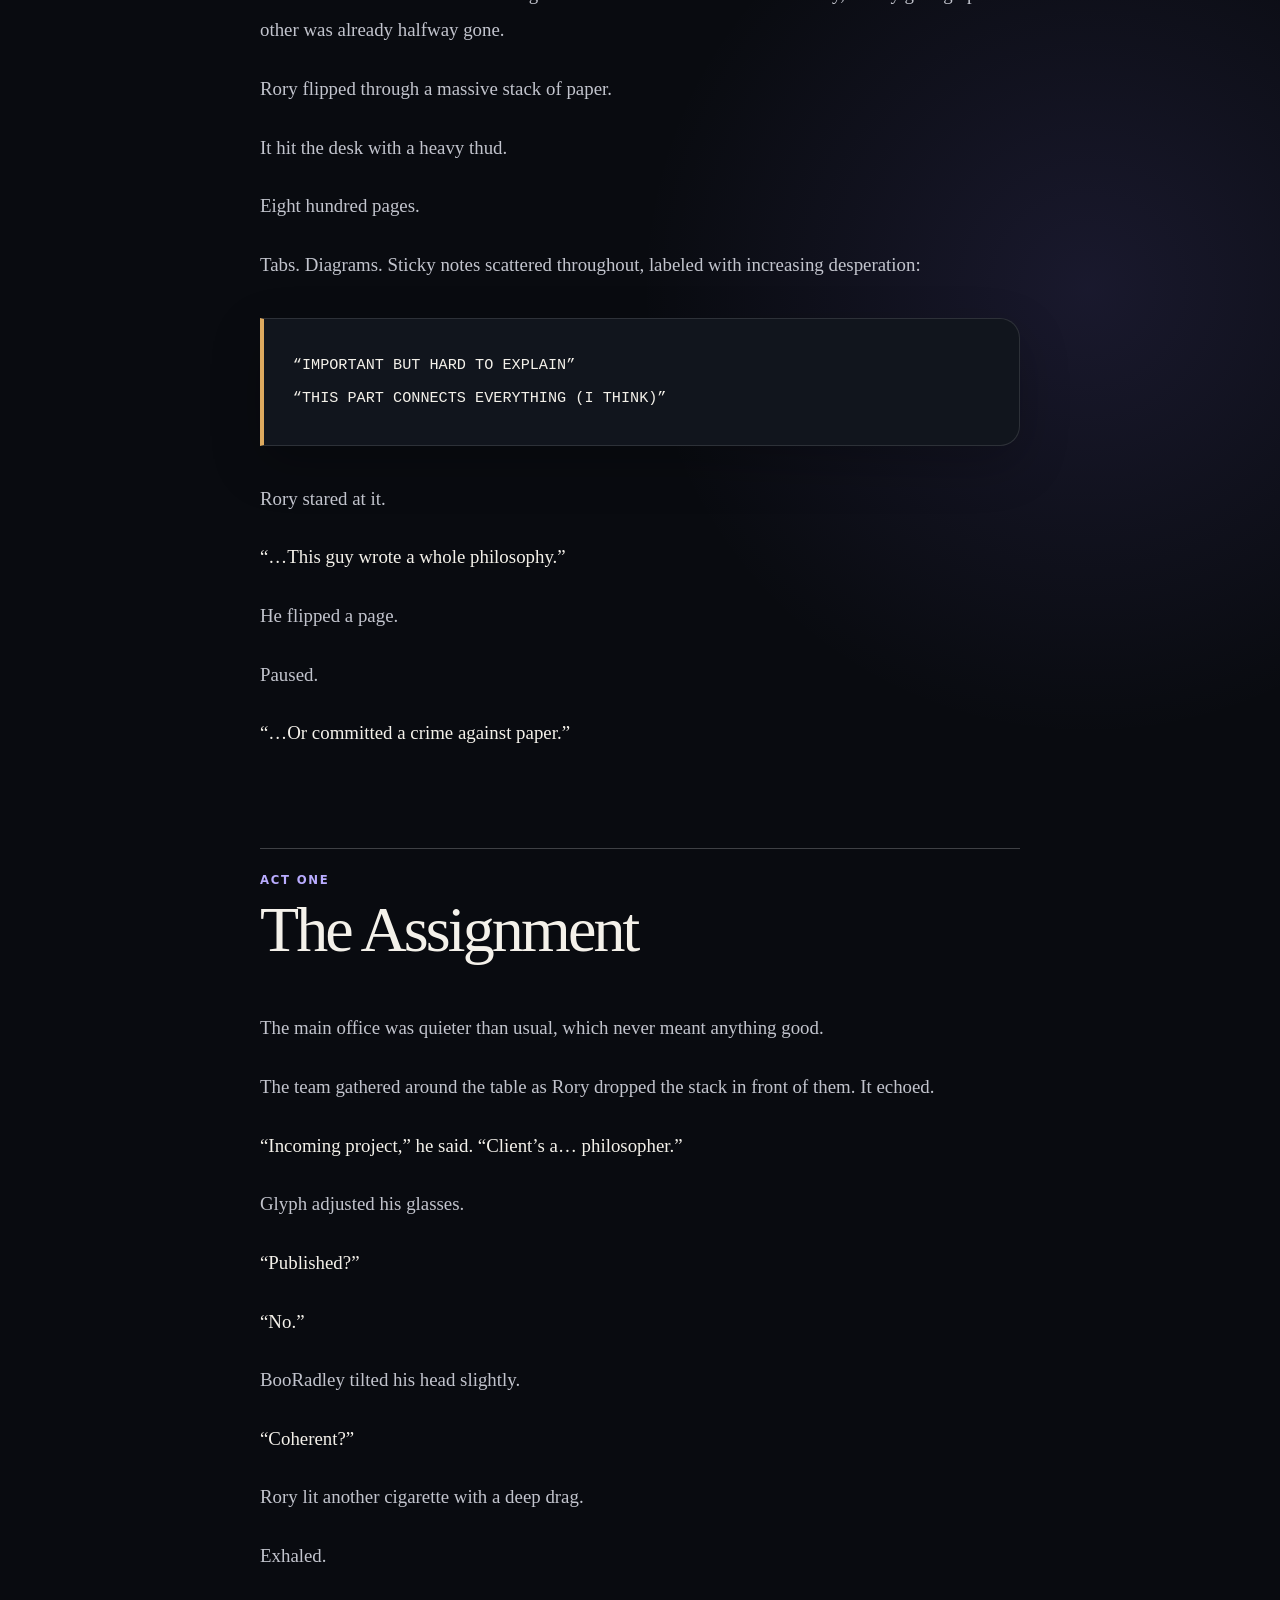
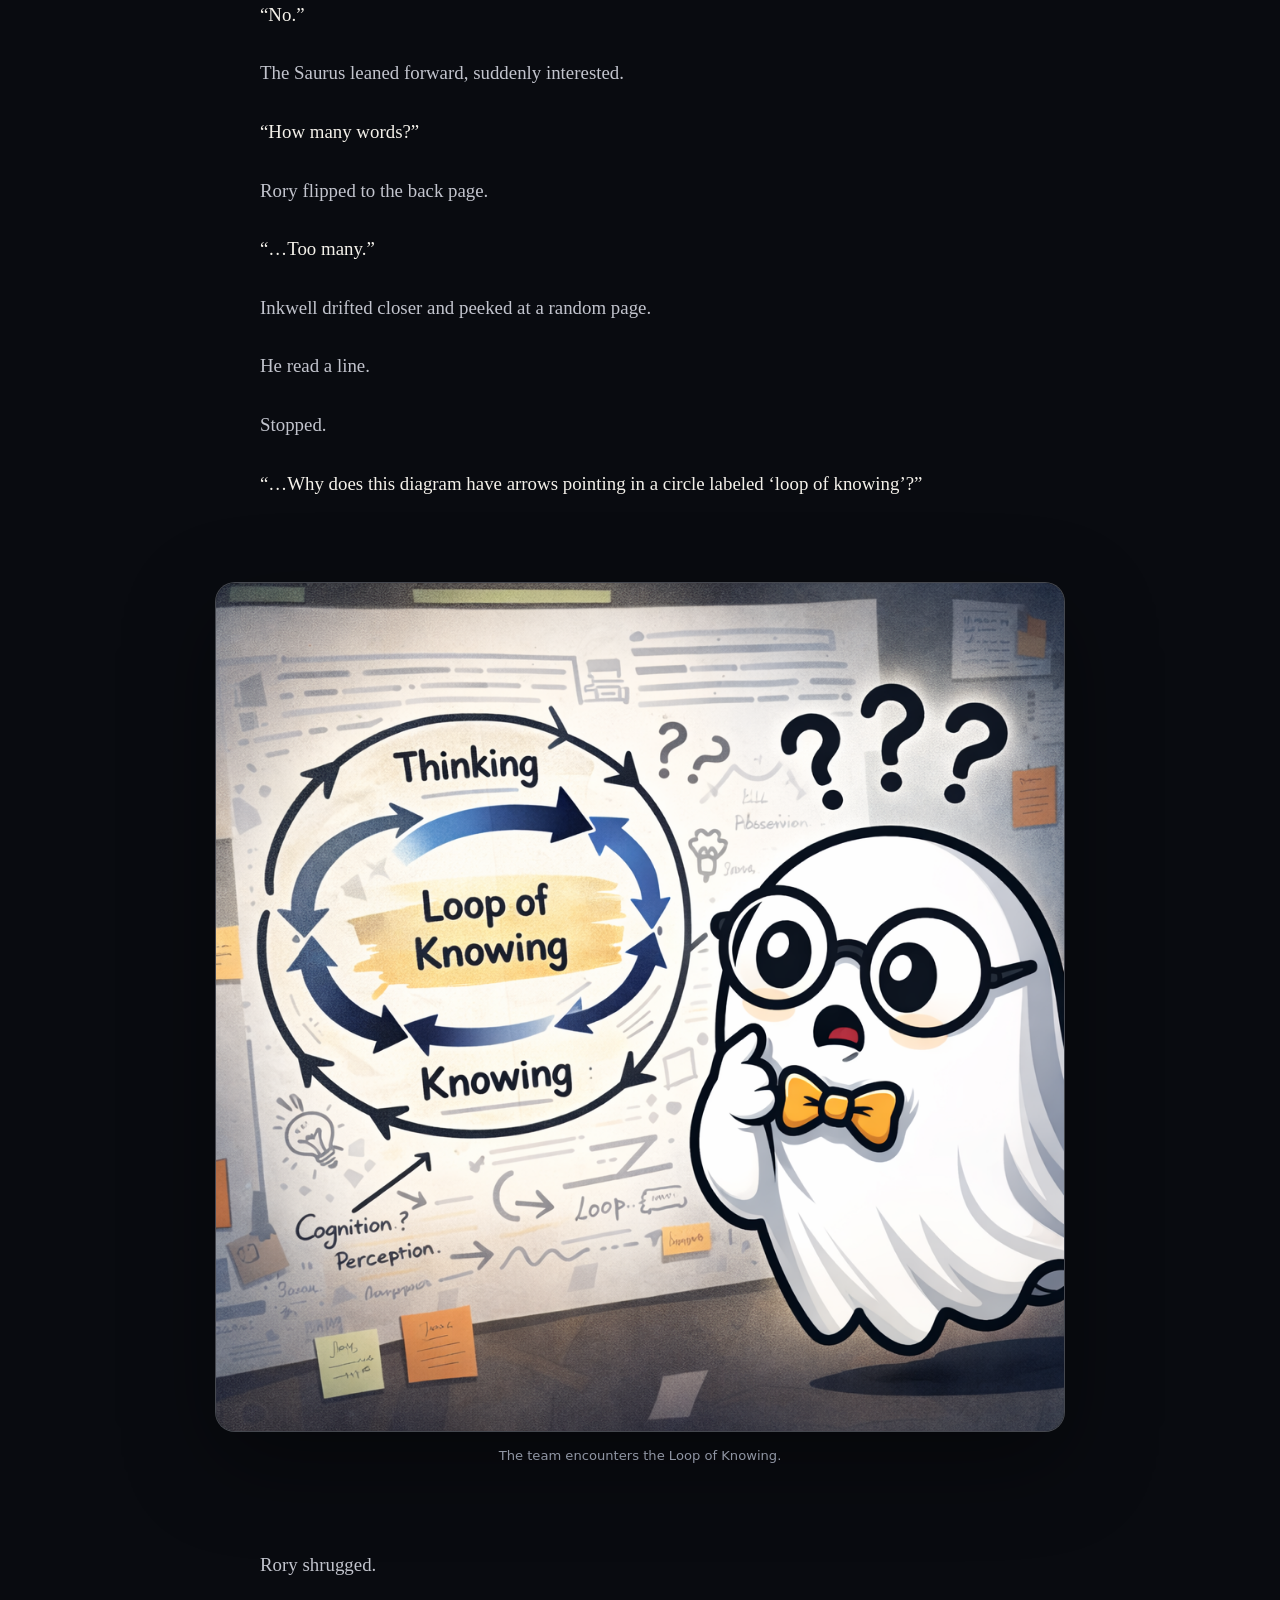
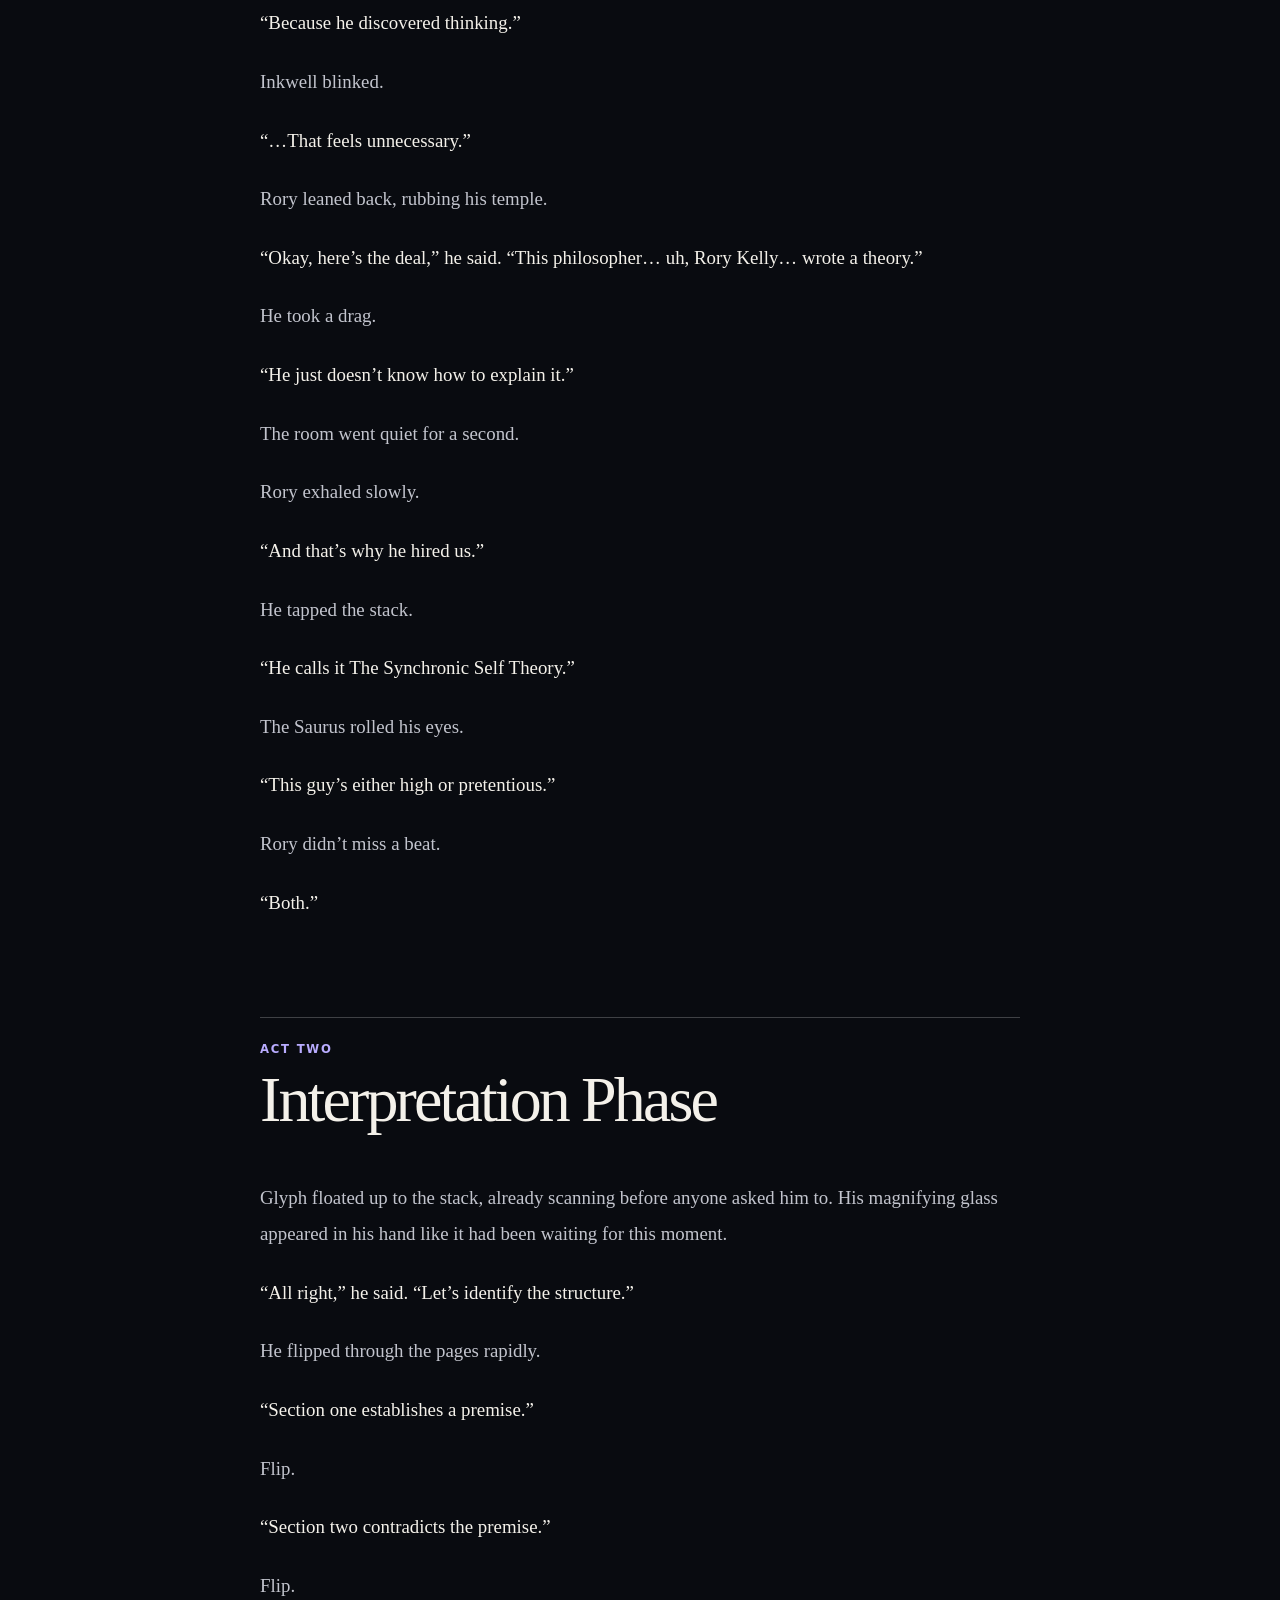
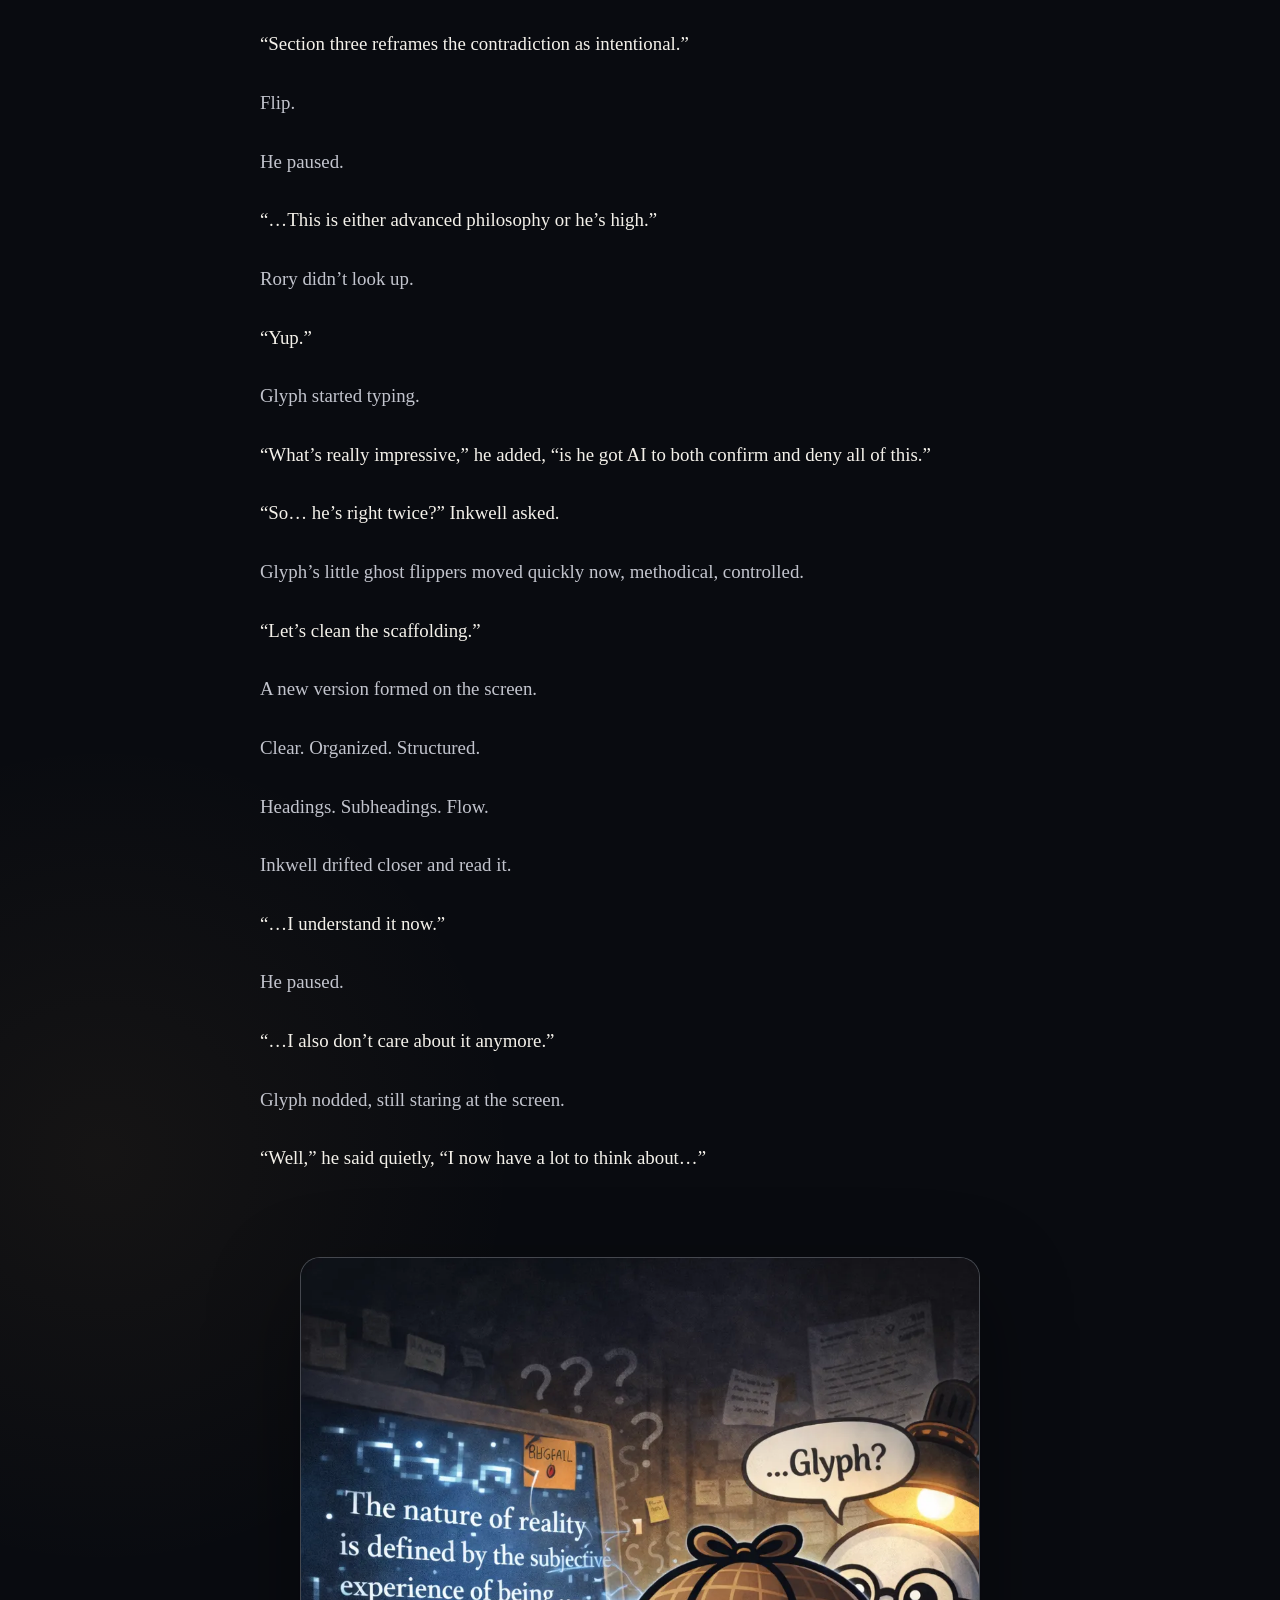
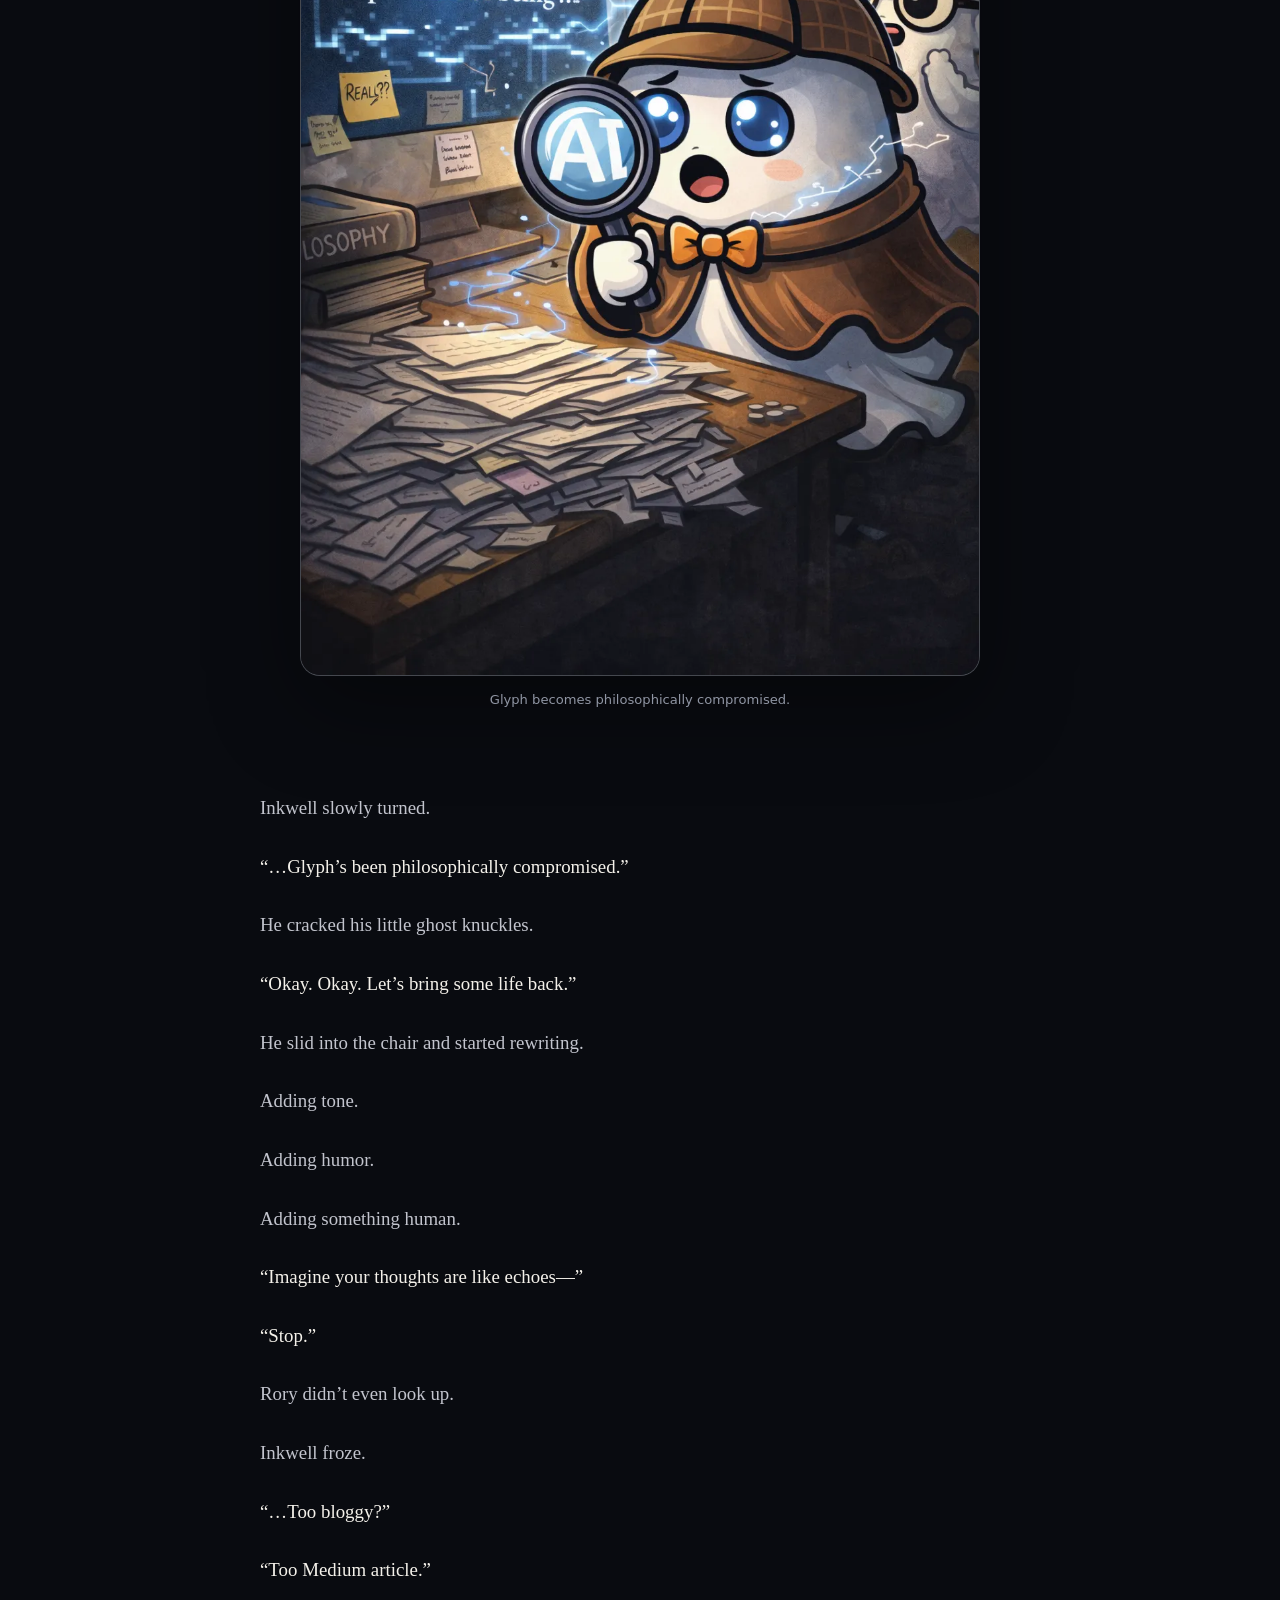
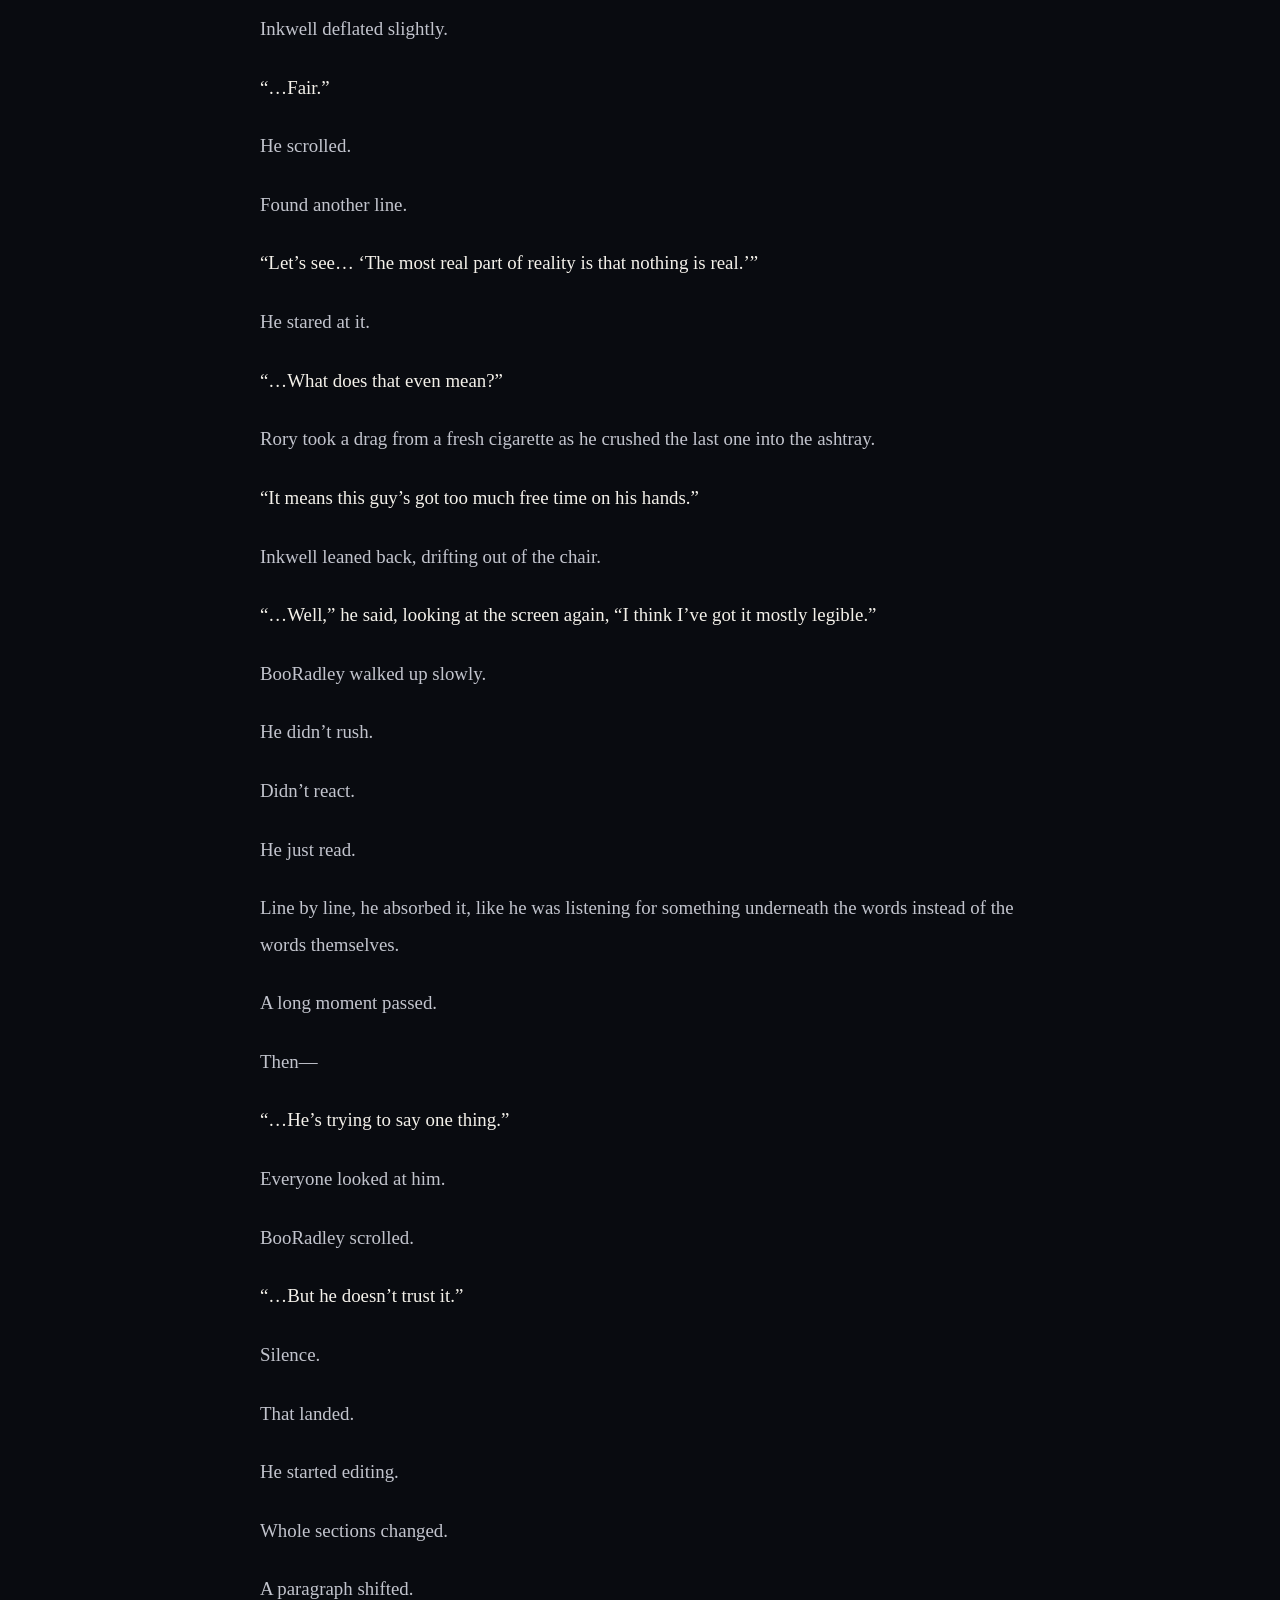
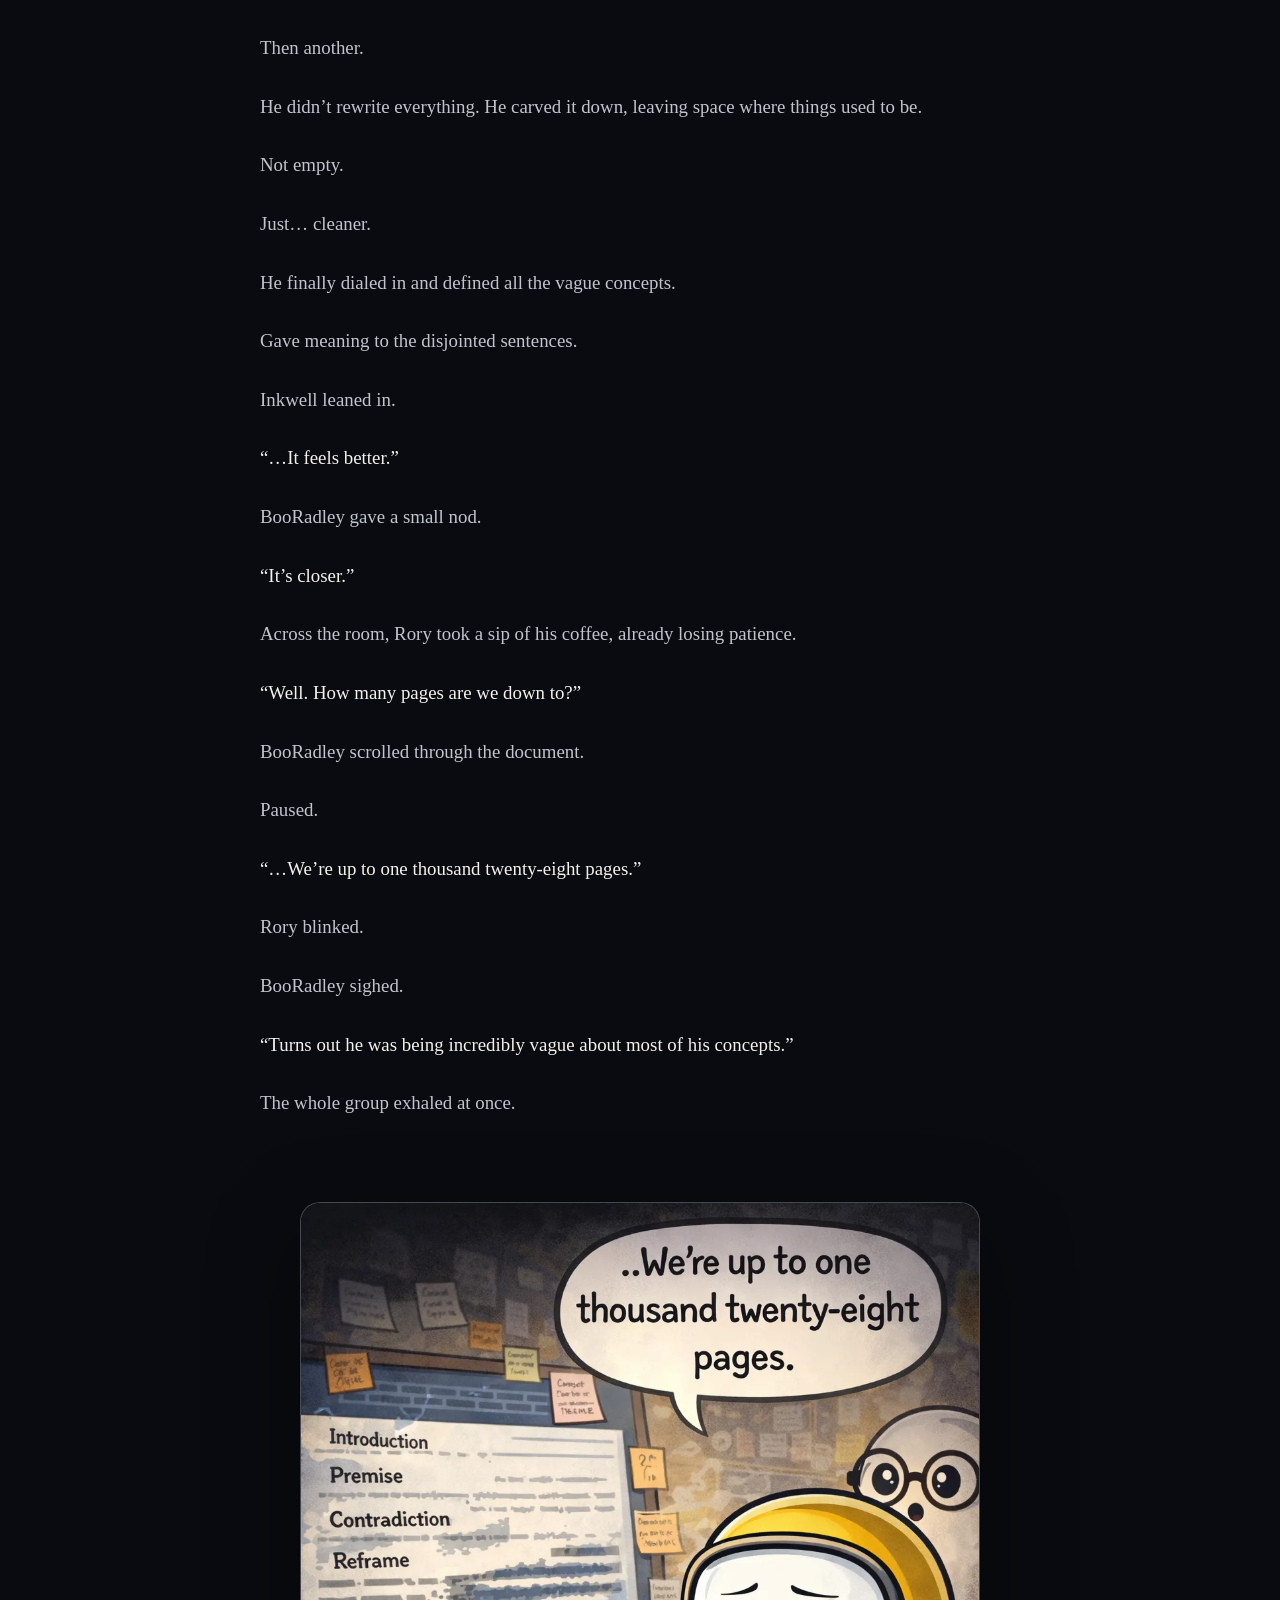
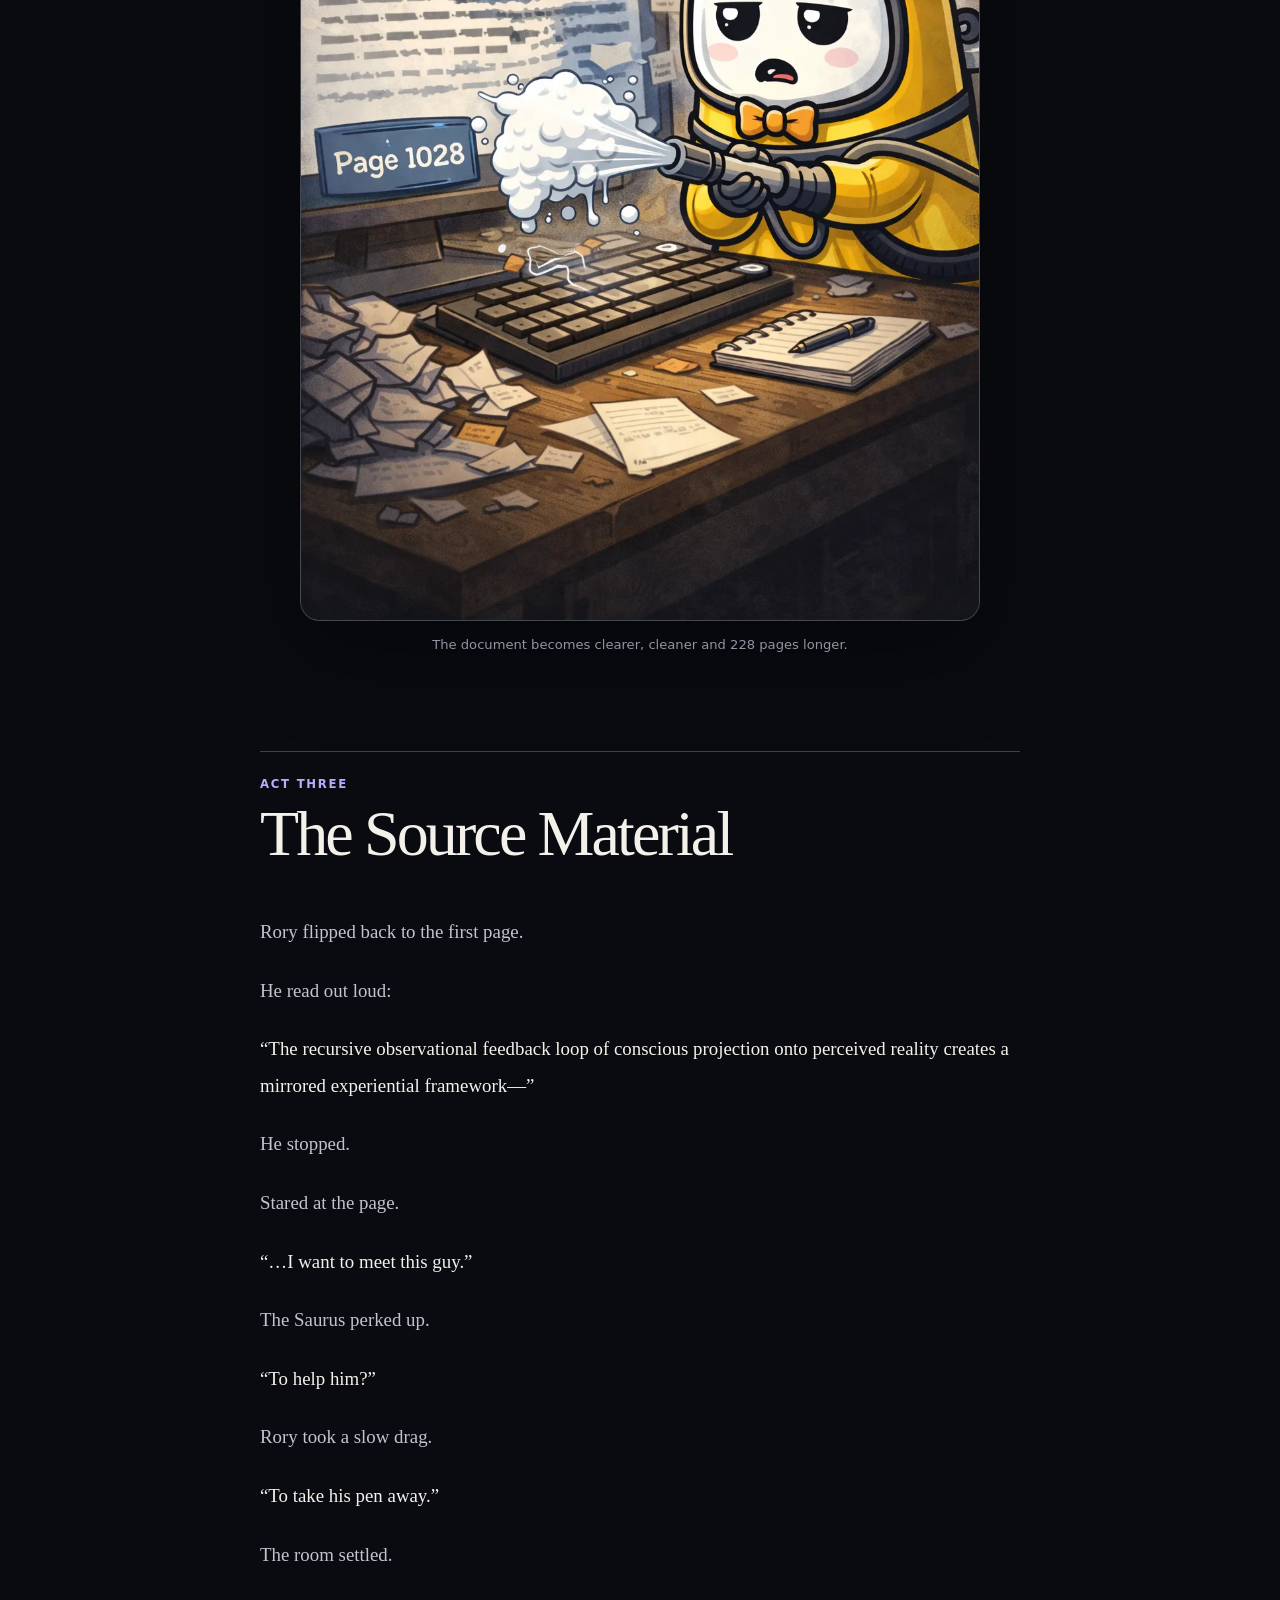
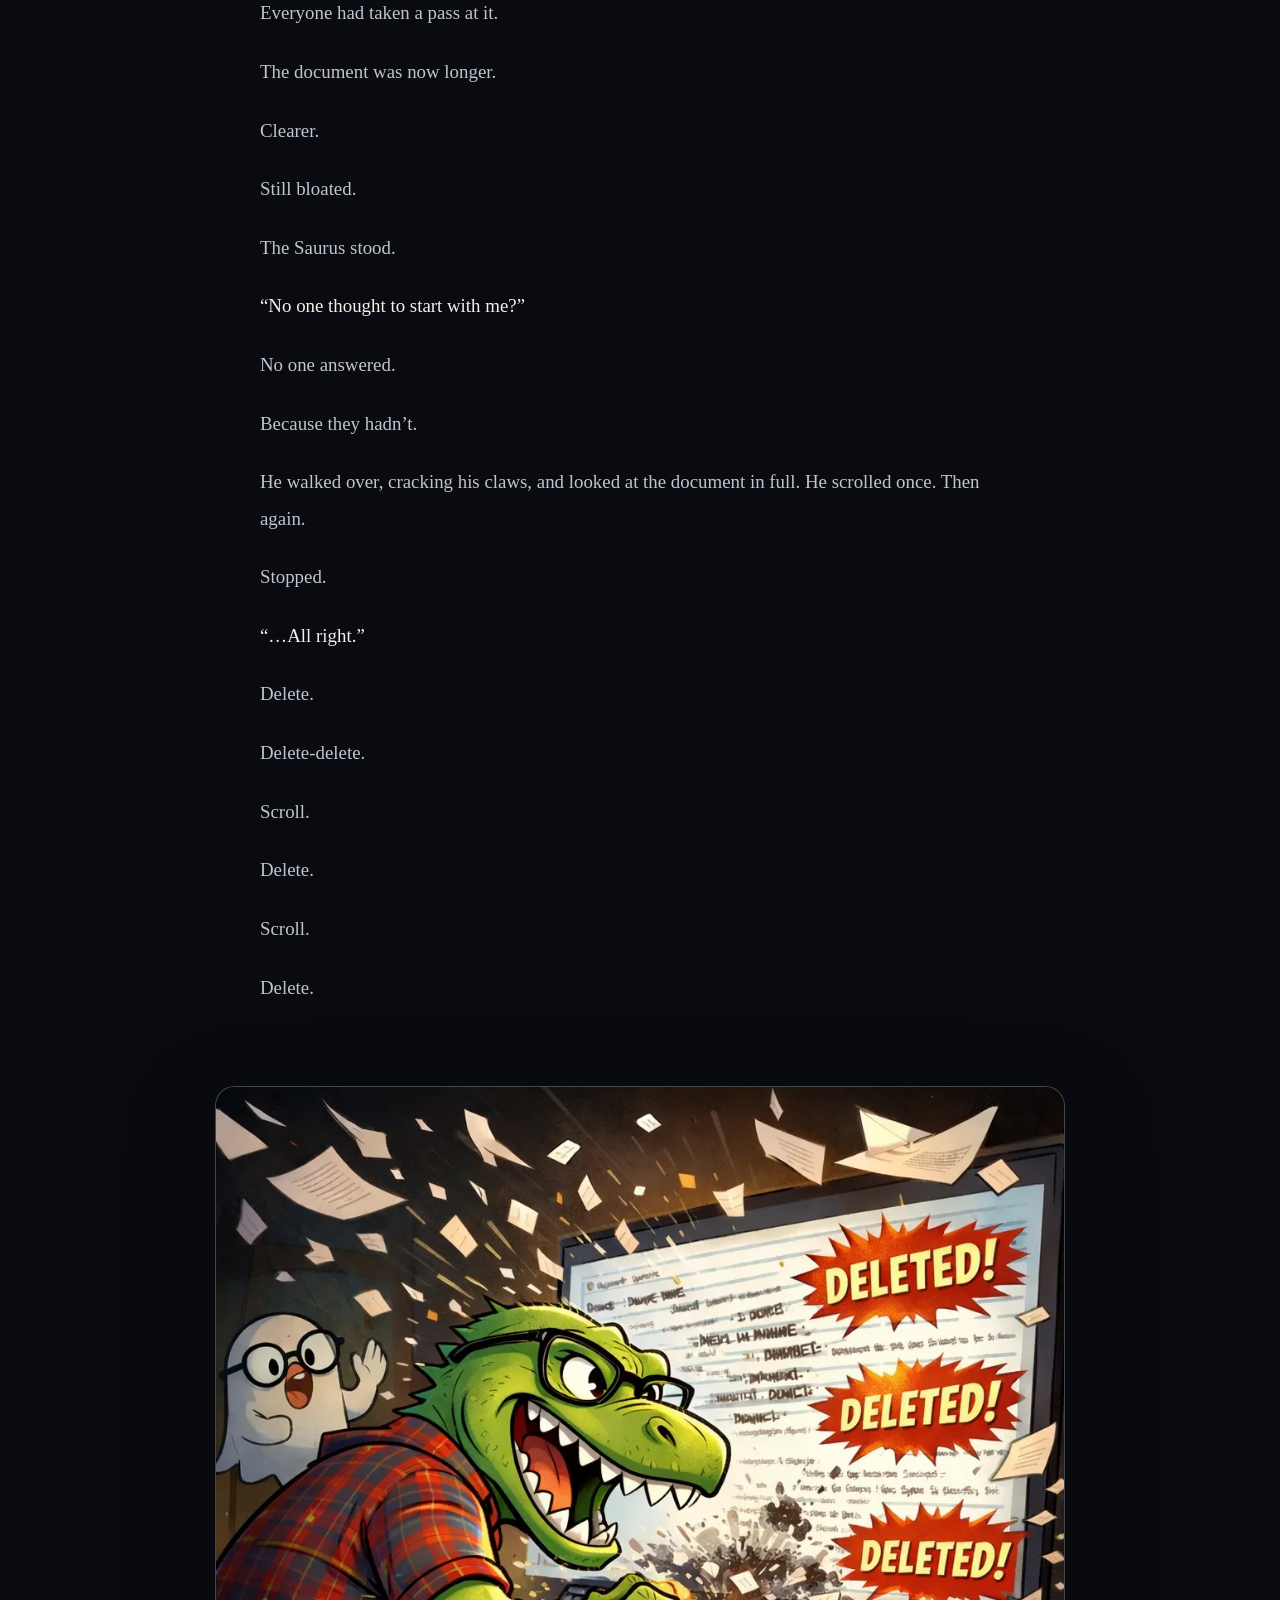
<file: pages/journal/episodes/the-theory.html>
<!DOCTYPE html>
<html lang="en">

<head>
    <meta charset="UTF-8">

    <meta
        name="viewport"
        content="width=device-width, initial-scale=1.0"
    >

    <title>
        The Theory | GhostWrite Mini Series Episode 1
    </title>

    <meta
        name="description"
        content="The Theory is the first episode of the GhostWrite Mini Series, an illustrated workplace comedy about a philosophy manuscript, an exhausted ghostwriting team and 800 pages of avoidable explanation."
    >

    <meta
        name="keywords"
        content="GhostWrite Mini Series, The Theory, GhostWrite Studios, illustrated short story, ghostwriting comedy, editing comedy, writing satire, AI editing, Rory Kelly"
    >

    <meta name="author" content="Rory Kelly">
    <meta name="robots" content="index, follow">

    <link
        rel="canonical"
        href="https://ghostwritestudios.com/pages/journal/episodes/the-theory.html"
    >

    <link
        rel="stylesheet"
        href="../../../styles.css"
    >

    <meta property="og:type" content="article">

    <meta
        property="og:site_name"
        content="GhostWrite Studios"
    >

    <meta
        property="og:title"
        content="The Theory | GhostWrite Mini Series Episode 1"
    >

    <meta
        property="og:description"
        content="A philosopher writes 800 pages to explain one sentence. The GhostWrite team attempts to help. Things get longer."
    >

    <meta
        property="og:url"
        content="https://ghostwritestudios.com/pages/journal/episodes/the-theory.html"
    >

    <meta
        property="og:image"
        content="https://ghostwritestudios.com/theory-1.png"
    >

    <meta
        property="og:image:alt"
        content="A tired ghost writer sitting beside a massive stack of manuscript pages"
    >

    <meta
        property="article:published_time"
        content="2026-03-29"
    >

    <meta
        property="article:modified_time"
        content="2026-08-02"
    >

    <meta
        property="article:author"
        content="Rory Kelly"
    >

    <meta
        property="article:section"
        content="GhostWrite Mini Series"
    >

    <meta
        name="twitter:card"
        content="summary_large_image"
    >

    <meta
        name="twitter:title"
        content="The Theory | GhostWrite Mini Series"
    >

    <meta
        name="twitter:description"
        content="A philosopher writes 800 pages to explain one sentence. The GhostWrite team attempts to help."
    >

    <meta
        name="twitter:image"
        content="https://ghostwritestudios.com/theory-1.png"
    >

    <style>
        :root {
            --episode-bg: #090b10;
            --episode-surface: #11151d;
            --episode-surface-raised: #171c26;
            --episode-border: rgba(255, 255, 255, 0.12);
            --episode-border-strong: rgba(255, 255, 255, 0.22);
            --episode-text: #f4f1ea;
            --episode-text-soft: #c2c4cd;
            --episode-text-muted: #8f95a3;
            --episode-accent: #b9acff;
            --episode-accent-dark: #8775f2;
            --episode-gold: #dda95e;
            --episode-max: 1180px;
            --episode-reading: 760px;
            --episode-radius: 1.25rem;
            --episode-shadow: 0 30px 90px rgba(0, 0, 0, 0.38);
        }

        * {
            box-sizing: border-box;
        }

        html {
            scroll-behavior: smooth;
        }

        body {
            margin: 0;
            background:
                radial-gradient(
                    circle at 85% 8%,
                    rgba(135, 117, 242, 0.13),
                    transparent 28rem
                ),
                radial-gradient(
                    circle at 8% 32%,
                    rgba(221, 169, 94, 0.06),
                    transparent 26rem
                ),
                var(--episode-bg);
            color: var(--episode-text);
            font-family:
                Inter,
                ui-sans-serif,
                system-ui,
                -apple-system,
                BlinkMacSystemFont,
                "Segoe UI",
                sans-serif;
        }

        img {
            display: block;
            max-width: 100%;
        }

        a {
            color: inherit;
        }

        .skip-link {
            position: fixed;
            top: 1rem;
            left: 1rem;
            z-index: 1000;
            padding: 0.8rem 1rem;
            border-radius: 0.5rem;
            background: var(--episode-text);
            color: var(--episode-bg);
            font-weight: 800;
            text-decoration: none;
            transform: translateY(-180%);
            transition: transform 160ms ease;
        }

        .skip-link:focus {
            transform: translateY(0);
        }

        .site-header {
            position: relative;
            z-index: 50;
            border-bottom: 1px solid var(--episode-border);
            background: rgba(9, 11, 16, 0.9);
            backdrop-filter: blur(18px);
        }

        .site-header-inner {
            display: flex;
            align-items: center;
            justify-content: space-between;
            width: min(var(--episode-max), calc(100% - 2rem));
            min-height: 86px;
            margin: 0 auto;
            gap: 2rem;
        }

        .brand-link {
            display: inline-flex;
            align-items: center;
            flex: 0 0 auto;
            text-decoration: none;
        }

        .brand-link img {
            width: auto;
            max-width: 230px;
            max-height: 64px;
            object-fit: contain;
        }

        .site-nav {
            display: flex;
            align-items: center;
            justify-content: flex-end;
            flex-wrap: wrap;
            gap: 0.3rem;
        }

        .site-nav a {
            padding: 0.7rem 0.8rem;
            border-radius: 0.5rem;
            color: var(--episode-text-soft);
            font-size: 0.88rem;
            font-weight: 700;
            text-decoration: none;
            transition:
                color 160ms ease,
                background 160ms ease;
        }

        .site-nav a:hover,
        .site-nav a:focus-visible,
        .site-nav a[aria-current="page"] {
            background: rgba(255, 255, 255, 0.07);
            color: var(--episode-text);
        }

        .episode-page {
            overflow: hidden;
        }

        .episode-shell {
            width: min(var(--episode-max), calc(100% - 2rem));
            margin: 0 auto;
        }

        .episode-breadcrumbs {
            padding: 1.4rem 0;
            border-bottom: 1px solid var(--episode-border);
        }

        .episode-breadcrumbs ol {
            display: flex;
            align-items: center;
            flex-wrap: wrap;
            gap: 0.55rem;
            width: min(var(--episode-max), calc(100% - 2rem));
            margin: 0 auto;
            padding: 0;
            color: var(--episode-text-muted);
            font-size: 0.82rem;
            list-style: none;
        }

        .episode-breadcrumbs li {
            display: inline-flex;
            align-items: center;
            gap: 0.55rem;
        }

        .episode-breadcrumbs li:not(:last-child)::after {
            color: var(--episode-border-strong);
            content: "/";
        }

        .episode-breadcrumbs a {
            color: var(--episode-text-soft);
            text-decoration: none;
        }

        .episode-breadcrumbs a:hover,
        .episode-breadcrumbs a:focus-visible {
            color: var(--episode-accent);
        }

        .episode-hero {
            position: relative;
            padding: 6rem 0;
            border-bottom: 1px solid var(--episode-border);
        }

        .episode-hero::before {
            position: absolute;
            inset: 0;
            pointer-events: none;
            background-image:
                linear-gradient(
                    rgba(255, 255, 255, 0.024) 1px,
                    transparent 1px
                ),
                linear-gradient(
                    90deg,
                    rgba(255, 255, 255, 0.024) 1px,
                    transparent 1px
                );
            background-size: 72px 72px;
            mask-image: linear-gradient(
                to bottom,
                rgba(0, 0, 0, 0.75),
                transparent 95%
            );
            content: "";
        }

        .episode-hero-layout {
            position: relative;
            z-index: 2;
            display: grid;
            grid-template-columns: minmax(0, 0.85fr) minmax(0, 1.15fr);
            align-items: center;
            gap: 5rem;
        }

        .episode-poster {
            max-width: 520px;
            margin: 0;
            border: 1px solid var(--episode-border-strong);
            border-radius: var(--episode-radius);
            overflow: hidden;
            background: var(--episode-surface);
            box-shadow: var(--episode-shadow);
        }

        .episode-poster img {
            width: 100%;
            height: auto;
        }

        .episode-number {
            display: inline-flex;
            align-items: center;
            gap: 0.65rem;
            margin: 0 0 1.2rem;
            color: var(--episode-accent);
            font-size: 0.78rem;
            font-weight: 850;
            letter-spacing: 0.16em;
            line-height: 1.4;
            text-transform: uppercase;
        }

        .episode-number::before {
            width: 2.25rem;
            height: 1px;
            background: currentColor;
            content: "";
        }

        .episode-title {
            margin: 0;
            font-family:
                Georgia,
                "Times New Roman",
                serif;
            font-size: clamp(4rem, 9vw, 8rem);
            font-weight: 500;
            letter-spacing: -0.065em;
            line-height: 0.88;
        }

        .episode-subtitle {
            max-width: 690px;
            margin: 1.7rem 0 0;
            color: var(--episode-text-soft);
            font-family:
                Georgia,
                "Times New Roman",
                serif;
            font-size: clamp(1.35rem, 2.8vw, 2rem);
            line-height: 1.38;
        }

        .episode-meta {
            display: flex;
            align-items: center;
            flex-wrap: wrap;
            gap: 0.65rem 1.2rem;
            margin-top: 2rem;
            color: var(--episode-text-muted);
            font-size: 0.88rem;
        }

        .episode-meta span {
            display: inline-flex;
            align-items: center;
            gap: 0.55rem;
        }

        .episode-meta span + span::before {
            width: 0.25rem;
            height: 0.25rem;
            margin-right: 0.55rem;
            border-radius: 50%;
            background: var(--episode-accent-dark);
            content: "";
        }

        .episode-introduction {
            padding: 5rem 0;
            border-bottom: 1px solid var(--episode-border);
            background: rgba(255, 255, 255, 0.018);
        }

        .episode-introduction-inner {
            display: grid;
            grid-template-columns: minmax(0, 0.45fr) minmax(0, 1.55fr);
            gap: 4rem;
        }

        .episode-introduction h2 {
            margin: 0;
            color: var(--episode-gold);
            font-size: 0.76rem;
            font-weight: 850;
            letter-spacing: 0.15em;
            text-transform: uppercase;
        }

        .episode-introduction p {
            max-width: 800px;
            margin: 0;
            color: var(--episode-text-soft);
            font-size: 1.12rem;
            line-height: 1.85;
        }

        .episode-article {
            padding: 6rem 0;
        }

        .story {
            width: min(var(--episode-reading), calc(100% - 2rem));
            margin: 0 auto;
        }

        .story-opening {
            margin-bottom: 4rem;
        }

        .story p {
            margin: 0 0 1.4rem;
            color: var(--episode-text-soft);
            font-family:
                Georgia,
                "Times New Roman",
                serif;
            font-size: 1.18rem;
            line-height: 1.92;
        }

        .story-section {
            margin-top: 6rem;
        }

        .story-section-heading {
            margin: 0 0 3rem;
            padding-top: 1.4rem;
            border-top: 1px solid var(--episode-border-strong);
        }

        .story-section-heading span {
            display: block;
            margin-bottom: 0.55rem;
            color: var(--episode-accent);
            font-size: 0.73rem;
            font-weight: 850;
            letter-spacing: 0.15em;
            text-transform: uppercase;
        }

        .story-section-heading h2 {
            margin: 0;
            font-family:
                Georgia,
                "Times New Roman",
                serif;
            font-size: clamp(2.2rem, 5vw, 4rem);
            font-weight: 500;
            letter-spacing: -0.045em;
            line-height: 1;
        }

        .dialogue {
            margin-left: 1.5rem;
            color: var(--episode-text) !important;
        }

        .manuscript-stack {
            margin: 2.2rem 0;
            padding: 1.6rem 1.8rem;
            border: 1px solid var(--episode-border);
            border-left: 4px solid var(--episode-gold);
            border-radius: 0 var(--episode-radius) var(--episode-radius) 0;
            background: var(--episode-surface);
            box-shadow: 0 18px 50px rgba(0, 0, 0, 0.22);
        }

        .manuscript-stack p {
            margin: 0.5rem 0;
            color: var(--episode-text);
            font-family:
                ui-monospace,
                SFMono-Regular,
                Consolas,
                "Liberation Mono",
                monospace;
            font-size: 0.95rem;
            line-height: 1.65;
        }

        .story-figure {
            width: min(1024px, calc(100% - 2rem));
            margin: 5rem auto;
        }

        .story-figure.portrait {
            max-width: 680px;
        }

        .story-figure.square {
            max-width: 850px;
        }

        .story-figure img {
            width: 100%;
            height: auto;
            border: 1px solid var(--episode-border-strong);
            border-radius: var(--episode-radius);
            background: var(--episode-surface);
            box-shadow: var(--episode-shadow);
        }

        .story-figure figcaption {
            margin-top: 0.9rem;
            color: var(--episode-text-muted);
            font-size: 0.82rem;
            line-height: 1.55;
            text-align: center;
        }

        .document-result {
            margin: 2.5rem 0;
            padding: 2.4rem;
            border: 1px solid var(--episode-border-strong);
            border-radius: var(--episode-radius);
            background:
                linear-gradient(
                    145deg,
                    rgba(135, 117, 242, 0.12),
                    rgba(255, 255, 255, 0.02)
                ),
                var(--episode-surface);
            text-align: center;
            box-shadow: var(--episode-shadow);
        }

        .document-result h3 {
            margin: 0 0 1rem;
            color: var(--episode-text);
            font-family:
                Georgia,
                "Times New Roman",
                serif;
            font-size: 1.15rem;
            font-weight: 500;
        }

        .document-result p {
            margin: 0;
            color: var(--episode-text);
            font-family:
                Georgia,
                "Times New Roman",
                serif;
            font-size: clamp(1.5rem, 4vw, 2.5rem);
            font-style: italic;
            line-height: 1.35;
        }

        .attachment-list {
            display: grid;
            gap: 0.8rem;
            margin: 2rem 0;
        }

        .attachment {
            display: flex;
            align-items: center;
            gap: 0.9rem;
            padding: 1rem 1.15rem;
            border: 1px solid var(--episode-border);
            border-radius: 0.8rem;
            background: var(--episode-surface);
            color: var(--episode-text);
            font-family:
                ui-monospace,
                SFMono-Regular,
                Consolas,
                "Liberation Mono",
                monospace;
            font-size: 0.9rem;
        }

        .attachment::before {
            color: var(--episode-accent);
            content: "↳";
        }

        .author-note {
            width: min(880px, calc(100% - 2rem));
            margin: 6rem auto 0;
            padding: 2.5rem;
            border: 1px solid var(--episode-border-strong);
            border-radius: var(--episode-radius);
            background:
                radial-gradient(
                    circle at 90% 10%,
                    rgba(135, 117, 242, 0.16),
                    transparent 18rem
                ),
                var(--episode-surface);
            box-shadow: var(--episode-shadow);
        }

        .author-note-label {
            margin: 0 0 1rem;
            color: var(--episode-gold);
            font-size: 0.74rem;
            font-weight: 850;
            letter-spacing: 0.15em;
            text-transform: uppercase;
        }

        .author-note blockquote {
            margin: 0;
            color: var(--episode-text);
            font-family:
                Georgia,
                "Times New Roman",
                serif;
            font-size: clamp(1.25rem, 3vw, 1.75rem);
            line-height: 1.6;
        }

        .author-note cite {
            display: block;
            margin-top: 1.4rem;
            color: var(--episode-text-muted);
            font-size: 0.9rem;
            font-style: normal;
        }

        .series-navigation {
            padding: 5rem 0;
            border-top: 1px solid var(--episode-border);
            border-bottom: 1px solid var(--episode-border);
            background: rgba(255, 255, 255, 0.018);
        }

        .series-navigation-inner {
            display: grid;
            grid-template-columns: minmax(0, 1fr) auto;
            align-items: center;
            gap: 3rem;
        }

        .series-navigation h2 {
            margin: 0;
            font-family:
                Georgia,
                "Times New Roman",
                serif;
            font-size: clamp(2rem, 5vw, 3.8rem);
            font-weight: 500;
            letter-spacing: -0.045em;
            line-height: 1;
        }

        .series-navigation p {
            max-width: 700px;
            margin: 1rem 0 0;
            color: var(--episode-text-soft);
            line-height: 1.75;
        }

        .button-row {
            display: flex;
            align-items: center;
            flex-wrap: wrap;
            gap: 0.85rem;
        }

        .episode-button {
            display: inline-flex;
            align-items: center;
            justify-content: center;
            min-height: 3.2rem;
            padding: 0.85rem 1.3rem;
            border: 1px solid var(--episode-accent-dark);
            border-radius: 999px;
            background: var(--episode-accent-dark);
            color: #ffffff;
            font-size: 0.9rem;
            font-weight: 850;
            line-height: 1.2;
            text-align: center;
            text-decoration: none;
            transition:
                transform 160ms ease,
                background 160ms ease,
                border-color 160ms ease;
        }

        .episode-button:hover,
        .episode-button:focus-visible {
            border-color: var(--episode-accent);
            background: var(--episode-accent);
            color: var(--episode-bg);
            transform: translateY(-2px);
        }

        .episode-button-secondary {
            border-color: var(--episode-border-strong);
            background: transparent;
            color: var(--episode-text);
        }

        .episode-button-secondary:hover,
        .episode-button-secondary:focus-visible {
            border-color: var(--episode-text);
            background: var(--episode-text);
            color: var(--episode-bg);
        }

        .site-footer {
            background: #07090d;
        }

        .site-footer-inner {
            width: min(var(--episode-max), calc(100% - 2rem));
            margin: 0 auto;
            padding: 3rem 0;
        }

        .footer-top {
            display: flex;
            align-items: flex-start;
            justify-content: space-between;
            gap: 3rem;
        }

        .footer-brand {
            max-width: 480px;
        }

        .footer-brand strong {
            display: block;
            font-family:
                Georgia,
                "Times New Roman",
                serif;
            font-size: 1.5rem;
            font-weight: 500;
        }

        .footer-brand p {
            margin: 0.7rem 0 0;
            color: var(--episode-text-muted);
            line-height: 1.65;
        }

        .footer-nav {
            display: flex;
            justify-content: flex-end;
            flex-wrap: wrap;
            gap: 0.5rem 1rem;
        }

        .footer-nav a {
            color: var(--episode-text-soft);
            font-size: 0.88rem;
            font-weight: 700;
            text-decoration: none;
        }

        .footer-nav a:hover,
        .footer-nav a:focus-visible {
            color: var(--episode-accent);
        }

        .footer-bottom {
            display: flex;
            align-items: center;
            justify-content: space-between;
            gap: 1rem;
            margin-top: 2.5rem;
            padding-top: 1.5rem;
            border-top: 1px solid var(--episode-border);
            color: var(--episode-text-muted);
            font-size: 0.82rem;
        }

        :focus-visible {
            outline: 2px solid var(--episode-accent);
            outline-offset: 4px;
        }

        @media (max-width: 1000px) {
            .site-header-inner {
                align-items: flex-start;
                flex-direction: column;
                padding: 1rem 0;
                gap: 0.7rem;
            }

            .site-nav {
                justify-content: flex-start;
                width: 100%;
            }

            .episode-hero-layout {
                grid-template-columns: 1fr;
                gap: 3.5rem;
            }

            .episode-poster {
                max-width: 620px;
            }

            .episode-introduction-inner,
            .series-navigation-inner {
                grid-template-columns: 1fr;
                gap: 1.5rem;
            }
        }

        @media (max-width: 700px) {
            .episode-hero {
                padding: 4rem 0;
            }

            .episode-title {
                font-size: clamp(3.4rem, 20vw, 5.5rem);
            }

            .episode-introduction {
                padding: 3.5rem 0;
            }

            .episode-article {
                padding: 4rem 0;
            }

            .story p {
                font-size: 1.08rem;
                line-height: 1.85;
            }

            .story-section {
                margin-top: 4.5rem;
            }

            .story-figure {
                margin-top: 3.5rem;
                margin-bottom: 3.5rem;
            }

            .dialogue {
                margin-left: 0.75rem;
            }

            .author-note {
                margin-top: 4rem;
                padding: 1.7rem;
            }

            .footer-top,
            .footer-bottom {
                align-items: flex-start;
                flex-direction: column;
            }

            .footer-nav {
                justify-content: flex-start;
            }
        }

        @media (max-width: 520px) {
            .site-nav {
                display: grid;
                grid-template-columns: repeat(3, minmax(0, 1fr));
            }

            .site-nav a {
                padding: 0.65rem 0.35rem;
                text-align: center;
            }

            .episode-meta {
                align-items: flex-start;
                flex-direction: column;
            }

            .episode-meta span + span::before {
                display: none;
            }

            .button-row {
                align-items: stretch;
                flex-direction: column;
            }

            .episode-button {
                width: 100%;
            }

            .document-result {
                padding: 1.6rem;
            }
        }

        @media (prefers-reduced-motion: reduce) {
            html {
                scroll-behavior: auto;
            }

            *,
            *::before,
            *::after {
                transition-duration: 0.01ms !important;
                animation-duration: 0.01ms !important;
                animation-iteration-count: 1 !important;
            }
        }
    </style>

    <script
        async
        src="https://www.googletagmanager.com/gtag/js?id=G-5FK2X831EN"
    ></script>

    <script>
        window.dataLayer = window.dataLayer || [];

        function gtag() {
            window.dataLayer.push(arguments);
        }

        gtag("js", new Date());
        gtag("config", "G-5FK2X831EN");
    </script>

    <script type="application/ld+json">
    {
        "@context": "https://schema.org",
        "@type": "ShortStory",
        "@id": "https://ghostwritestudios.com/pages/journal/episodes/the-theory.html#story",
        "headline": "The Theory",
        "alternativeHeadline": "GhostWrite Mini Series Episode 1",
        "description": "An illustrated workplace comedy about a philosophy manuscript, an exhausted ghostwriting team and 800 pages of avoidable explanation.",
        "image": [
            "https://ghostwritestudios.com/theory-1.png",
            "https://ghostwritestudios.com/theory-2.png",
            "https://ghostwritestudios.com/theory-3.webp",
            "https://ghostwritestudios.com/theory-4.webp",
            "https://ghostwritestudios.com/theory-5.webp",
            "https://ghostwritestudios.com/theory-6.webp"
        ],
        "datePublished": "2026-03-29",
        "dateModified": "2026-08-02",
        "author": {
            "@type": "Person",
            "name": "Rory Kelly",
            "url": "https://ghostwritestudios.com/pages/about.html"
        },
        "publisher": {
            "@type": "Organization",
            "name": "GhostWrite Studios",
            "logo": {
                "@type": "ImageObject",
                "url": "https://ghostwritestudios.com/GhostwriteStudios.png"
            }
        },
        "isPartOf": {
            "@type": "CreativeWorkSeries",
            "name": "GhostWrite Mini Series",
            "url": "https://ghostwritestudios.com/pages/journal/ghostwrite-mini-series.html"
        },
        "position": 1,
        "genre": [
            "Comedy",
            "Workplace Comedy",
            "Illustrated Fiction",
            "Writing Satire"
        ],
        "inLanguage": "en-US",
        "mainEntityOfPage": {
            "@type": "WebPage",
            "@id": "https://ghostwritestudios.com/pages/journal/episodes/the-theory.html"
        }
    }
    </script>

    <script type="application/ld+json">
    {
        "@context": "https://schema.org",
        "@type": "BreadcrumbList",
        "itemListElement": [
            {
                "@type": "ListItem",
                "position": 1,
                "name": "Home",
                "item": "https://ghostwritestudios.com/"
            },
            {
                "@type": "ListItem",
                "position": 2,
                "name": "Journal",
                "item": "https://ghostwritestudios.com/pages/journal.html"
            },
            {
                "@type": "ListItem",
                "position": 3,
                "name": "GhostWrite Mini Series",
                "item": "https://ghostwritestudios.com/pages/journal/ghostwrite-mini-series.html"
            },
            {
                "@type": "ListItem",
                "position": 4,
                "name": "The Theory",
                "item": "https://ghostwritestudios.com/pages/journal/episodes/the-theory.html"
            }
        ]
    }
    </script>
</head>

<body>

<a
    href="#main-content"
    class="skip-link"
>
    Skip to story
</a>

<header class="site-header">

    <div class="site-header-inner">

        <a
            href="../../../index.html"
            class="brand-link"
            aria-label="GhostWrite Studios home"
        >
            <img
                src="../../../GhostwriteStudios.png"
                alt="GhostWrite Studios"
            >
        </a>

        <nav
            class="site-nav"
            aria-label="Main navigation"
        >
            <a href="../../../index.html">Home</a>
            <a href="../../genome.html">Genome</a>
            <a href="../../portfolio.html">Portfolio</a>
            <a href="../../writing.html">Writing</a>

            <a
                href="../../journal.html"
                aria-current="page"
            >
                Journal
            </a>

            <a href="../../hireme.html">Services</a>
            <a href="../../about.html">About</a>
            <a href="../../contact.html">Contact</a>
        </nav>

    </div>

</header>

<main
    id="main-content"
    class="episode-page"
>

    <nav
        class="episode-breadcrumbs"
        aria-label="Breadcrumb"
    >
        <ol>
            <li>
                <a href="../../../index.html">Home</a>
            </li>

            <li>
                <a href="../../journal.html">Journal</a>
            </li>

            <li>
                <a href="../ghostwrite-mini-series.html">
                    GhostWrite Mini Series
                </a>
            </li>

            <li aria-current="page">
                The Theory
            </li>
        </ol>
    </nav>

    <header class="episode-hero">

        <div class="episode-shell episode-hero-layout">

            <figure class="episode-poster">

                <img
                    src="../../../theory-1.png"
                    width="1024"
                    height="1536"
                    alt="A tired ghost writer sitting at a desk beside a massive stack of manuscript pages under a dim lamp"
                    fetchpriority="high"
                >

            </figure>

            <div class="episode-hero-copy">

                <p class="episode-number">
                    GhostWrite Mini Series · Episode 01
                </p>

                <h1 class="episode-title">
                    The Theory
                </h1>

                <p class="episode-subtitle">
                    A philosopher writes eight hundred pages to explain one
                    sentence. The GhostWrite team attempts to help. Things get
                    longer.
                </p>

                <div class="episode-meta">
                    <span>Written by Rory Kelly</span>
                    <span>March 29, 2026</span>
                    <span>Illustrated short story</span>
                </div>

            </div>

        </div>

    </header>

    <section
        class="episode-introduction"
        aria-labelledby="series-introduction"
    >

        <div class="episode-shell episode-introduction-inner">

            <h2 id="series-introduction">
                About the Series
            </h2>

            <p>
                The GhostWrite Mini Series follows the spectral staff of
                GhostWrite Studios as they confront manuscripts, artificial
                intelligence, runaway word counts and the ancient human refusal
                to simply say what they mean. In the first episode, the team
                inherits a philosophy manuscript with one minor problem:
                nobody, including its author, knows what it says.
            </p>

        </div>

    </section>

    <article
        class="episode-article"
        aria-labelledby="story-title"
    >

        <div class="story">

            <div class="story-opening">

                <p id="story-title">
                    Rory’s office sat in that familiar dim glow, lit more by
                    habit than necessity.
                </p>

                <p>
                    Coffee steamed on the desk. Two cigarettes burned. One
                    rested in the ashtray, slowly giving up. The other was
                    already halfway gone.
                </p>

                <p>
                    Rory flipped through a massive stack of paper.
                </p>

                <p>
                    It hit the desk with a heavy thud.
                </p>

                <p>
                    Eight hundred pages.
                </p>

                <p>
                    Tabs. Diagrams. Sticky notes scattered throughout, labeled
                    with increasing desperation:
                </p>

                <div class="manuscript-stack">
                    <p>“IMPORTANT BUT HARD TO EXPLAIN”</p>
                    <p>“THIS PART CONNECTS EVERYTHING (I THINK)”</p>
                </div>

                <p>
                    Rory stared at it.
                </p>

                <p class="dialogue">
                    “…This guy wrote a whole philosophy.”
                </p>

                <p>
                    He flipped a page.
                </p>

                <p>
                    Paused.
                </p>

                <p class="dialogue">
                    “…Or committed a crime against paper.”
                </p>

            </div>

            <section class="story-section">

                <div class="story-section-heading">
                    <span>Act One</span>
                    <h2>The Assignment</h2>
                </div>

                <p>
                    The main office was quieter than usual, which never meant
                    anything good.
                </p>

                <p>
                    The team gathered around the table as Rory dropped the stack
                    in front of them. It echoed.
                </p>

                <p class="dialogue">
                    “Incoming project,” he said. “Client’s a… philosopher.”
                </p>

                <p>
                    Glyph adjusted his glasses.
                </p>

                <p class="dialogue">
                    “Published?”
                </p>

                <p class="dialogue">
                    “No.”
                </p>

                <p>
                    BooRadley tilted his head slightly.
                </p>

                <p class="dialogue">
                    “Coherent?”
                </p>

                <p>
                    Rory lit another cigarette with a deep drag.
                </p>

                <p>
                    Exhaled.
                </p>

                <p class="dialogue">
                    “No.”
                </p>

                <p>
                    The Saurus leaned forward, suddenly interested.
                </p>

                <p class="dialogue">
                    “How many words?”
                </p>

                <p>
                    Rory flipped to the back page.
                </p>

                <p class="dialogue">
                    “…Too many.”
                </p>

                <p>
                    Inkwell drifted closer and peeked at a random page.
                </p>

                <p>
                    He read a line.
                </p>

                <p>
                    Stopped.
                </p>

                <p class="dialogue">
                    “…Why does this diagram have arrows pointing in a circle
                    labeled ‘loop of knowing’?”
                </p>

            </section>

        </div>

        <figure class="story-figure square">

            <img
                src="../../../theory-2.png"
                width="1024"
                height="1024"
                alt="Inkwell studies a circular diagram labeled loop of knowing while question marks surround him"
                loading="lazy"
            >

            <figcaption>
                The team encounters the Loop of Knowing.
            </figcaption>

        </figure>

        <div class="story">

            <p>
                Rory shrugged.
            </p>

            <p class="dialogue">
                “Because he discovered thinking.”
            </p>

            <p>
                Inkwell blinked.
            </p>

            <p class="dialogue">
                “…That feels unnecessary.”
            </p>

            <p>
                Rory leaned back, rubbing his temple.
            </p>

            <p class="dialogue">
                “Okay, here’s the deal,” he said. “This philosopher… uh, Rory
                Kelly… wrote a theory.”
            </p>

            <p>
                He took a drag.
            </p>

            <p class="dialogue">
                “He just doesn’t know how to explain it.”
            </p>

            <p>
                The room went quiet for a second.
            </p>

            <p>
                Rory exhaled slowly.
            </p>

            <p class="dialogue">
                “And that’s why he hired us.”
            </p>

            <p>
                He tapped the stack.
            </p>

            <p class="dialogue">
                “He calls it The Synchronic Self Theory.”
            </p>

            <p>
                The Saurus rolled his eyes.
            </p>

            <p class="dialogue">
                “This guy’s either high or pretentious.”
            </p>

            <p>
                Rory didn’t miss a beat.
            </p>

            <p class="dialogue">
                “Both.”
            </p>

            <section class="story-section">

                <div class="story-section-heading">
                    <span>Act Two</span>
                    <h2>Interpretation Phase</h2>
                </div>

                <p>
                    Glyph floated up to the stack, already scanning before
                    anyone asked him to. His magnifying glass appeared in his
                    hand like it had been waiting for this moment.
                </p>

                <p class="dialogue">
                    “All right,” he said. “Let’s identify the structure.”
                </p>

                <p>
                    He flipped through the pages rapidly.
                </p>

                <p class="dialogue">
                    “Section one establishes a premise.”
                </p>

                <p>
                    Flip.
                </p>

                <p class="dialogue">
                    “Section two contradicts the premise.”
                </p>

                <p>
                    Flip.
                </p>

                <p class="dialogue">
                    “Section three reframes the contradiction as intentional.”
                </p>

                <p>
                    Flip.
                </p>

                <p>
                    He paused.
                </p>

                <p class="dialogue">
                    “…This is either advanced philosophy or he’s high.”
                </p>

                <p>
                    Rory didn’t look up.
                </p>

                <p class="dialogue">
                    “Yup.”
                </p>

                <p>
                    Glyph started typing.
                </p>

                <p class="dialogue">
                    “What’s really impressive,” he added, “is he got AI to both
                    confirm and deny all of this.”
                </p>

                <p class="dialogue">
                    “So… he’s right twice?” Inkwell asked.
                </p>

                <p>
                    Glyph’s little ghost flippers moved quickly now,
                    methodical, controlled.
                </p>

                <p class="dialogue">
                    “Let’s clean the scaffolding.”
                </p>

                <p>
                    A new version formed on the screen.
                </p>

                <p>
                    Clear. Organized. Structured.
                </p>

                <p>
                    Headings. Subheadings. Flow.
                </p>

                <p>
                    Inkwell drifted closer and read it.
                </p>

                <p class="dialogue">
                    “…I understand it now.”
                </p>

                <p>
                    He paused.
                </p>

                <p class="dialogue">
                    “…I also don’t care about it anymore.”
                </p>

                <p>
                    Glyph nodded, still staring at the screen.
                </p>

                <p class="dialogue">
                    “Well,” he said quietly, “I now have a lot to think
                    about…”
                </p>

            </section>

        </div>

        <figure class="story-figure portrait">

            <img
                src="../../../theory-3.webp"
                width="1024"
                height="1536"
                alt="Glyph dressed as a detective examines artificial intelligence and philosophical writing with a magnifying glass"
                loading="lazy"
            >

            <figcaption>
                Glyph becomes philosophically compromised.
            </figcaption>

        </figure>

        <div class="story">

            <p>
                Inkwell slowly turned.
            </p>

            <p class="dialogue">
                “…Glyph’s been philosophically compromised.”
            </p>

            <p>
                He cracked his little ghost knuckles.
            </p>

            <p class="dialogue">
                “Okay. Okay. Let’s bring some life back.”
            </p>

            <p>
                He slid into the chair and started rewriting.
            </p>

            <p>
                Adding tone.
            </p>

            <p>
                Adding humor.
            </p>

            <p>
                Adding something human.
            </p>

            <p class="dialogue">
                “Imagine your thoughts are like echoes—”
            </p>

            <p class="dialogue">
                “Stop.”
            </p>

            <p>
                Rory didn’t even look up.
            </p>

            <p>
                Inkwell froze.
            </p>

            <p class="dialogue">
                “…Too bloggy?”
            </p>

            <p class="dialogue">
                “Too Medium article.”
            </p>

            <p>
                Inkwell deflated slightly.
            </p>

            <p class="dialogue">
                “…Fair.”
            </p>

            <p>
                He scrolled.
            </p>

            <p>
                Found another line.
            </p>

            <p class="dialogue">
                “Let’s see… ‘The most real part of reality is that nothing is
                real.’”
            </p>

            <p>
                He stared at it.
            </p>

            <p class="dialogue">
                “…What does that even mean?”
            </p>

            <p>
                Rory took a drag from a fresh cigarette as he crushed the last
                one into the ashtray.
            </p>

            <p class="dialogue">
                “It means this guy’s got too much free time on his hands.”
            </p>

            <p>
                Inkwell leaned back, drifting out of the chair.
            </p>

            <p class="dialogue">
                “…Well,” he said, looking at the screen again, “I think I’ve got
                it mostly legible.”
            </p>

            <p>
                BooRadley walked up slowly.
            </p>

            <p>
                He didn’t rush.
            </p>

            <p>
                Didn’t react.
            </p>

            <p>
                He just read.
            </p>

            <p>
                Line by line, he absorbed it, like he was listening for
                something underneath the words instead of the words themselves.
            </p>

            <p>
                A long moment passed.
            </p>

            <p>
                Then—
            </p>

            <p class="dialogue">
                “…He’s trying to say one thing.”
            </p>

            <p>
                Everyone looked at him.
            </p>

            <p>
                BooRadley scrolled.
            </p>

            <p class="dialogue">
                “…But he doesn’t trust it.”
            </p>

            <p>
                Silence.
            </p>

            <p>
                That landed.
            </p>

            <p>
                He started editing.
            </p>

            <p>
                Whole sections changed.
            </p>

            <p>
                A paragraph shifted.
            </p>

            <p>
                Then another.
            </p>

            <p>
                He didn’t rewrite everything. He carved it down, leaving space
                where things used to be.
            </p>

            <p>
                Not empty.
            </p>

            <p>
                Just… cleaner.
            </p>

            <p>
                He finally dialed in and defined all the vague concepts.
            </p>

            <p>
                Gave meaning to the disjointed sentences.
            </p>

            <p>
                Inkwell leaned in.
            </p>

            <p class="dialogue">
                “…It feels better.”
            </p>

            <p>
                BooRadley gave a small nod.
            </p>

            <p class="dialogue">
                “It’s closer.”
            </p>

            <p>
                Across the room, Rory took a sip of his coffee, already losing
                patience.
            </p>

            <p class="dialogue">
                “Well. How many pages are we down to?”
            </p>

            <p>
                BooRadley scrolled through the document.
            </p>

            <p>
                Paused.
            </p>

            <p class="dialogue">
                “…We’re up to one thousand twenty-eight pages.”
            </p>

            <p>
                Rory blinked.
            </p>

            <p>
                BooRadley sighed.
            </p>

            <p class="dialogue">
                “Turns out he was being incredibly vague about most of his
                concepts.”
            </p>

            <p>
                The whole group exhaled at once.
            </p>

        </div>

        <figure class="story-figure portrait">

            <img
                src="../../../theory-4.webp"
                width="1024"
                height="1536"
                alt="BooRadley wears protective equipment and sprays foam at a computer displaying page 1028"
                loading="lazy"
            >

            <figcaption>
                The document becomes clearer, cleaner and 228 pages longer.
            </figcaption>

        </figure>

        <div class="story">

            <section class="story-section">

                <div class="story-section-heading">
                    <span>Act Three</span>
                    <h2>The Source Material</h2>
                </div>

                <p>
                    Rory flipped back to the first page.
                </p>

                <p>
                    He read out loud:
                </p>

                <p class="dialogue">
                    “The recursive observational feedback loop of conscious
                    projection onto perceived reality creates a mirrored
                    experiential framework—”
                </p>

                <p>
                    He stopped.
                </p>

                <p>
                    Stared at the page.
                </p>

                <p class="dialogue">
                    “…I want to meet this guy.”
                </p>

                <p>
                    The Saurus perked up.
                </p>

                <p class="dialogue">
                    “To help him?”
                </p>

                <p>
                    Rory took a slow drag.
                </p>

                <p class="dialogue">
                    “To take his pen away.”
                </p>

                <p>
                    The room settled.
                </p>

                <p>
                    Everyone had taken a pass at it.
                </p>

                <p>
                    The document was now longer.
                </p>

                <p>
                    Clearer.
                </p>

                <p>
                    Still bloated.
                </p>

                <p>
                    The Saurus stood.
                </p>

                <p class="dialogue">
                    “No one thought to start with me?”
                </p>

                <p>
                    No one answered.
                </p>

                <p>
                    Because they hadn’t.
                </p>

                <p>
                    He walked over, cracking his claws, and looked at the
                    document in full. He scrolled once. Then again.
                </p>

                <p>
                    Stopped.
                </p>

                <p class="dialogue">
                    “…All right.”
                </p>

                <p>
                    Delete.
                </p>

                <p>
                    Delete-delete.
                </p>

                <p>
                    Scroll.
                </p>

                <p>
                    Delete.
                </p>

                <p>
                    Scroll.
                </p>

                <p>
                    Delete.
                </p>

            </section>

        </div>

        <figure class="story-figure square">

            <img
                src="../../../theory-5.webp"
                width="1024"
                height="1024"
                alt="The Saurus aggressively deletes large sections of a manuscript while pages fly through the office"
                loading="lazy"
            >

            <figcaption>
                The Saurus begins the technical process known as deleting most
                of it.
            </figcaption>

        </figure>

        <div class="story">

            <p>
                The others watched, uneasy. Not surprised. Just familiar with
                the pattern.
            </p>

            <p>
                Inkwell leaned forward.
            </p>

            <p class="dialogue">
                “…Hey—”
            </p>

            <p class="dialogue">
                “Hold on.”
            </p>

            <p>
                Delete.
            </p>

            <p>
                Glyph adjusted his glasses.
            </p>

            <p class="dialogue">
                “You might want to preserve—”
            </p>

            <p>
                Gone.
            </p>

            <p>
                BooRadley didn’t say anything.
            </p>

            <p>
                He already knew how this ended.
            </p>

            <p>
                A few seconds passed.
            </p>

            <p>
                That was all it took.
            </p>

            <p>
                The Saurus leaned back.
            </p>

            <p class="dialogue">
                “Done.”
            </p>

            <p>
                The document now read:
            </p>

            <div class="document-result">
                <h3>The Synchronic Self Theory</h3>

                <p>
                    “The universe projects back what you project into it.”
                </p>
            </div>

            <p>
                Silence.
            </p>

            <p>
                Inkwell blinked.
            </p>

            <p class="dialogue">
                “…That’s it?”
            </p>

            <p>
                The Saurus shrugged.
            </p>

            <p class="dialogue">
                “That’s all it ever was.”
            </p>

            <p>
                Glyph adjusted his glasses again.
            </p>

            <p class="dialogue">
                “…He used eight hundred pages to avoid saying that.”
            </p>

            <p>
                BooRadley gave a small nod.
            </p>

            <p class="dialogue">
                “He didn’t trust it.”
            </p>

            <p>
                Rory stared at the sentence, then took a long drag.
            </p>

            <p class="dialogue">
                “…Yeah.”
            </p>

            <p>
                A moment passed.
            </p>

            <p class="dialogue">
                “…That’s actually not a bad philosophy.”
            </p>

            <p>
                Inkwell tilted his head.
            </p>

            <p class="dialogue">
                “…So what do we send him?”
            </p>

            <p>
                Rory exhaled slowly.
            </p>

            <p class="dialogue">
                “Both versions.”
            </p>

            <p>
                The Saurus looked at him.
            </p>

            <p class="dialogue">
                “Why?”
            </p>

            <p>
                Rory smirked.
            </p>

            <p class="dialogue">
                “Because he’ll pick the long one.”
            </p>

            <p>
                Silence.
            </p>

            <p>
                Then—
            </p>

            <p>
                Everyone nodded in unison.
            </p>

            <p>
                Rory turned back to his computer, already moving on.
            </p>

            <p class="dialogue">
                “Send it.”
            </p>

            <section class="story-section">

                <div class="story-section-heading">
                    <span>Tag Scene</span>
                    <h2>The Client</h2>
                </div>

                <p>
                    Hours later, the email landed exactly where it was always
                    going to land.
                </p>

                <p>
                    A dim apartment.
                </p>

                <p>
                    A guy sat cross-legged on the floor, surrounded by incense,
                    notebooks and a very committed bong.
                </p>

                <p>
                    His laptop glowed in the low light.
                </p>

                <p>
                    He opened the email.
                </p>

                <p>
                    Two attachments:
                </p>

                <div class="attachment-list">
                    <div class="attachment">
                        Simplified Version
                    </div>

                    <div class="attachment">
                        Full Theory (Expanded Language)
                    </div>
                </div>

                <p>
                    He hovered for a second.
                </p>

                <p>
                    Then clicked the long one.
                </p>

                <p>
                    Scrolled.
                </p>

                <p>
                    Nodded slowly.
                </p>

                <p class="dialogue">
                    “…Yeah.”
                </p>

                <p>
                    More scrolling.
                </p>

                <p class="dialogue">
                    “…That’s it.”
                </p>

                <p>
                    Satisfied, he leaned back slightly, absorbing his own
                    thoughts as if they’d just been validated by the universe
                    itself.
                </p>

                <p>
                    His eyes drifted to the second attachment.
                </p>

                <p class="dialogue">
                    “Oh cool,” he muttered. “They sent me a thesis statement.”
                </p>

                <p>
                    He opened it.
                </p>

                <p>
                    Read out loud:
                </p>

                <p class="dialogue">
                    “The universe projects back what you project into it.”
                </p>

                <p>
                    He paused.
                </p>

                <p>
                    Sat with it.
                </p>

                <p>
                    Then slowly walked to the bathroom and looked in the
                    mirror.
                </p>

                <p>
                    In the reflection—
                </p>

                <p>
                    A panda stared back at him.
                </p>

                <p>
                    He nodded, completely serious.
                </p>

                <p class="dialogue">
                    “…Yeah. That tracks.”
                </p>

            </section>

        </div>

        <figure class="story-figure portrait">

            <img
                src="../../../theory-6.webp"
                width="1024"
                height="1536"
                alt="A man wearing a bucket hat looks into a bathroom mirror and sees a panda wearing sunglasses"
                loading="lazy"
            >

            <figcaption>
                The universe projects back what you project into it. Apparently.
            </figcaption>

        </figure>

        <aside class="author-note">

            <p class="author-note-label">
                Author’s Note
            </p>

            <blockquote>
                “This story is 100% true. Except for the panda. And the
                cigarettes. And the 800 pages. Okay, fine, it’s fiction. But
                the part where I used to write like a confused philosopher?
                That’s me. Now I help others say what they mean, clearly.
                Ghostwrite Rory, signing off.”
            </blockquote>

            <cite>
                Rory Kelly, GhostWrite Studios
            </cite>

        </aside>

    </article>

    <section class="series-navigation">

        <div class="episode-shell series-navigation-inner">

            <div>

                <h2>
                    Continue exploring the GhostWrite Mini Series
                </h2>

                <p>
                    Meet the spectral staff of GhostWrite Studios and follow
                    their ongoing battle against bloated drafts, suspicious
                    algorithms and writers who become emotionally attached to
                    page 1,028.
                </p>

            </div>

            <div class="button-row">

                <a
                    href="../ghostwrite-mini-series.html"
                    class="episode-button"
                >
                    Visit the Series
                </a>

                <a
                    href="../../journal.html"
                    class="episode-button episode-button-secondary"
                >
                    Return to the Journal
                </a>

            </div>

        </div>

    </section>

</main>

<footer class="site-footer">

    <div class="site-footer-inner">

        <div class="footer-top">

            <div class="footer-brand">

                <strong>
                    GhostWrite Studios
                </strong>

                <p>
                    An independent intellectual property development studio
                    creating original entertainment and documenting the build
                    in public.
                </p>

            </div>

            <nav
                class="footer-nav"
                aria-label="Footer navigation"
            >
                <a href="../../../index.html">Home</a>
                <a href="../../genome.html">Genome</a>
                <a href="../../portfolio.html">Portfolio</a>
                <a href="../../writing.html">Writing</a>
                <a href="../../journal.html">Journal</a>
                <a href="../../hireme.html">Services</a>
                <a href="../../about.html">About</a>
                <a href="../../contact.html">Contact</a>
            </nav>

        </div>

        <div class="footer-bottom">

            <span>
                &copy; 2026 GhostWrite Studios. All rights reserved.
            </span>

            <span>
                GhostWrite Mini Series · Episode 01
            </span>

        </div>

    </div>

</footer>

</body>

</html>
</file>
<file: styles.css>
/* ==========================
   GhostWrite Studios
   ========================== */

* {
    margin: 0;
    padding: 0;
    box-sizing: border-box;
}

body {
    background: #111111;
    color: #ffffff;
    font-family: Arial, Helvetica, sans-serif;
    line-height: 1.6;
}

/* ==========================
   Header
   ========================== */

header {
    display: flex;
    justify-content: space-between;
    align-items: center;
    background: #1a1a1a;
    padding: 20px 50px;
    border-bottom: 2px solid #f0c75e;
}

.logo {
    width: 180px;
    height: auto;
}

/* ==========================
   Navigation
   ========================== */

nav {
    display: flex;
    gap: 30px;
}

nav a {
    color: white;
    text-decoration: none;
    font-size: 18px;
    transition: .3s;
}

nav a:hover {
    color: #f0c75e;
}

/* ==========================
   Hero Section
   ========================== */

.hero {
    min-height: 80vh;

    display: flex;
    flex-direction: column;
    justify-content: center;
    align-items: center;

    text-align: center;

    padding: 40px;
}

.hero h2 {
    font-size: 72px;
    margin-bottom: 25px;
    color: white;
}

.hero p {
    max-width: 700px;
    font-size: 24px;
    color: #cccccc;
}

/* ==========================
   Buttons
   ========================== */

.button {
    display: inline-block;

    margin-top: 35px;

    padding: 15px 35px;

    background: #f0c75e;

    color: black;

    text-decoration: none;

    font-weight: bold;

    border-radius: 8px;

    transition: .3s;
}

.button:hover {

    background: white;

    transform: translateY(-2px);

}

/* ==========================
   Footer
   ========================== */

footer {

    background: #1a1a1a;

    text-align: center;

    padding: 40px;

    margin-top: 80px;

    border-top: 2px solid #f0c75e;

}

footer p {

    color: #888888;

}

/* ==========================
   Mobile
   ========================== */

@media (max-width: 900px) {

header {

    flex-direction: column;

    gap: 20px;

}

nav {

    flex-wrap: wrap;

    justify-content: center;

}

.hero h2 {

    font-size: 42px;

}

.hero p {

    font-size: 20px;

}

.logo {

    width: 140px;

}

}
/* ==========================
   Genome Banners
   ========================== */

.banner {
    width: 100%;
    overflow: hidden;
}

.banner img {
    display: block;
    width: 100%;
    max-width: 100%;
    height: auto;
}
/* ==========================
   Card Showcase
   ========================== */

.card-showcase {
    text-align: center;
    padding: 60px 20px;
}

.card-showcase img {
    width: 100%;
    max-width: 450px;
    height: auto;

    border-radius: 18px;

    box-shadow:
        0 0 25px rgba(240,199,94,.25),
        0 0 60px rgba(0,0,0,.6);

    transition: transform .3s ease;
}

.card-showcase img:hover {
    transform: scale(1.03);
}/* ==========================
   Loki's Proposal Banner
   ========================== */

.proposal-banner {
    text-align: center;
    padding: 60px 20px;
}

.proposal-banner img {
    display: block;
    width: 100%;
    max-width: 1200px;
    height: auto;
    margin: 0 auto;

    border-radius: 12px;

    box-shadow:
        0 0 25px rgba(240, 199, 94, 0.25),
        0 15px 40px rgba(0, 0, 0, 0.6);
}/* ==========================
   Contact Form
   ========================== */

.contact-form {
    max-width: 700px;
    margin: 60px auto;
    padding: 0 20px;
}

.contact-form form {
    display: flex;
    flex-direction: column;
    gap: 20px;
}

.contact-form input,
.contact-form textarea {

    background: #1d1d1d;
    color: white;

    border: 2px solid #cfa44b;

    padding: 15px;

    font-size: 1rem;

    border-radius: 8px;
}

.contact-form button {

    background: #cfa44b;
    color: black;

    border: none;

    padding: 16px;

    font-size: 1rem;

    font-weight: bold;

    cursor: pointer;

    border-radius: 8px;

    transition: .3s;
}

.contact-form button:hover {

    background: #e2bc67;

    transform: translateY(-2px);

}/* ==========================
   About Page Images
   ========================== */

.about-image {
    text-align: center;
    padding: 50px 20px;
}

.about-image img {
    width: 100%;
    max-width: 900px;
    height: auto;

    border-radius: 12px;

    box-shadow:
        0 0 25px rgba(240, 199, 94, 0.2),
        0 15px 40px rgba(0, 0, 0, 0.6);
}.about-image {
    text-align: center;
    padding: 50px 20px;
}

.about-image img {
    width: 100%;
    max-width: 900px;
    height: auto;

    border-radius: 12px;

    box-shadow:
        0 0 25px rgba(240, 199, 94, 0.2),
        0 15px 40px rgba(0, 0, 0, 0.6);
}/* ==========================
   Portfolio Image
   ========================== */

.portfolio-image {
    text-align: center;
    padding: 40px 20px;
}

.portfolio-image img {

    width: 100%;
    max-width: 900px;
    height: auto;

    border-radius: 14px;

    box-shadow:
        0 0 30px rgba(240,199,94,.25),
        0 20px 50px rgba(0,0,0,.55);
}
</file>
